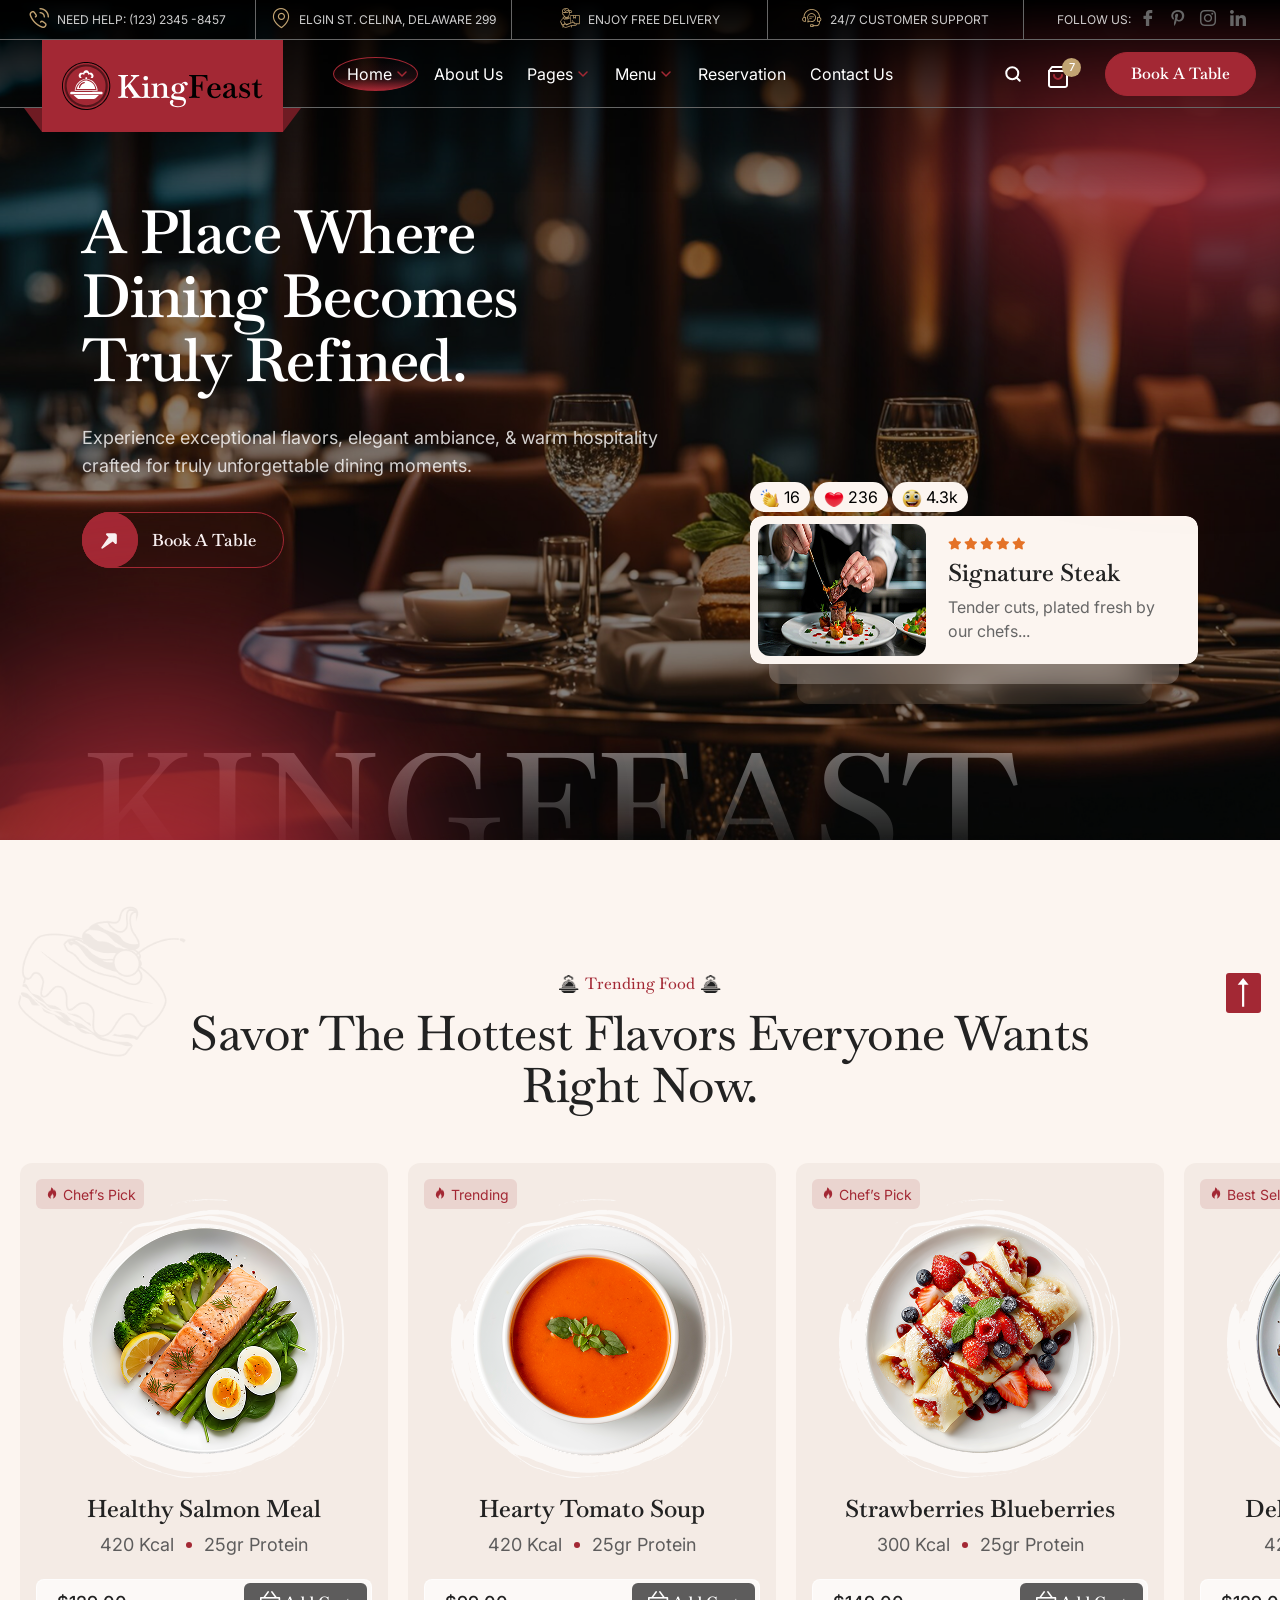
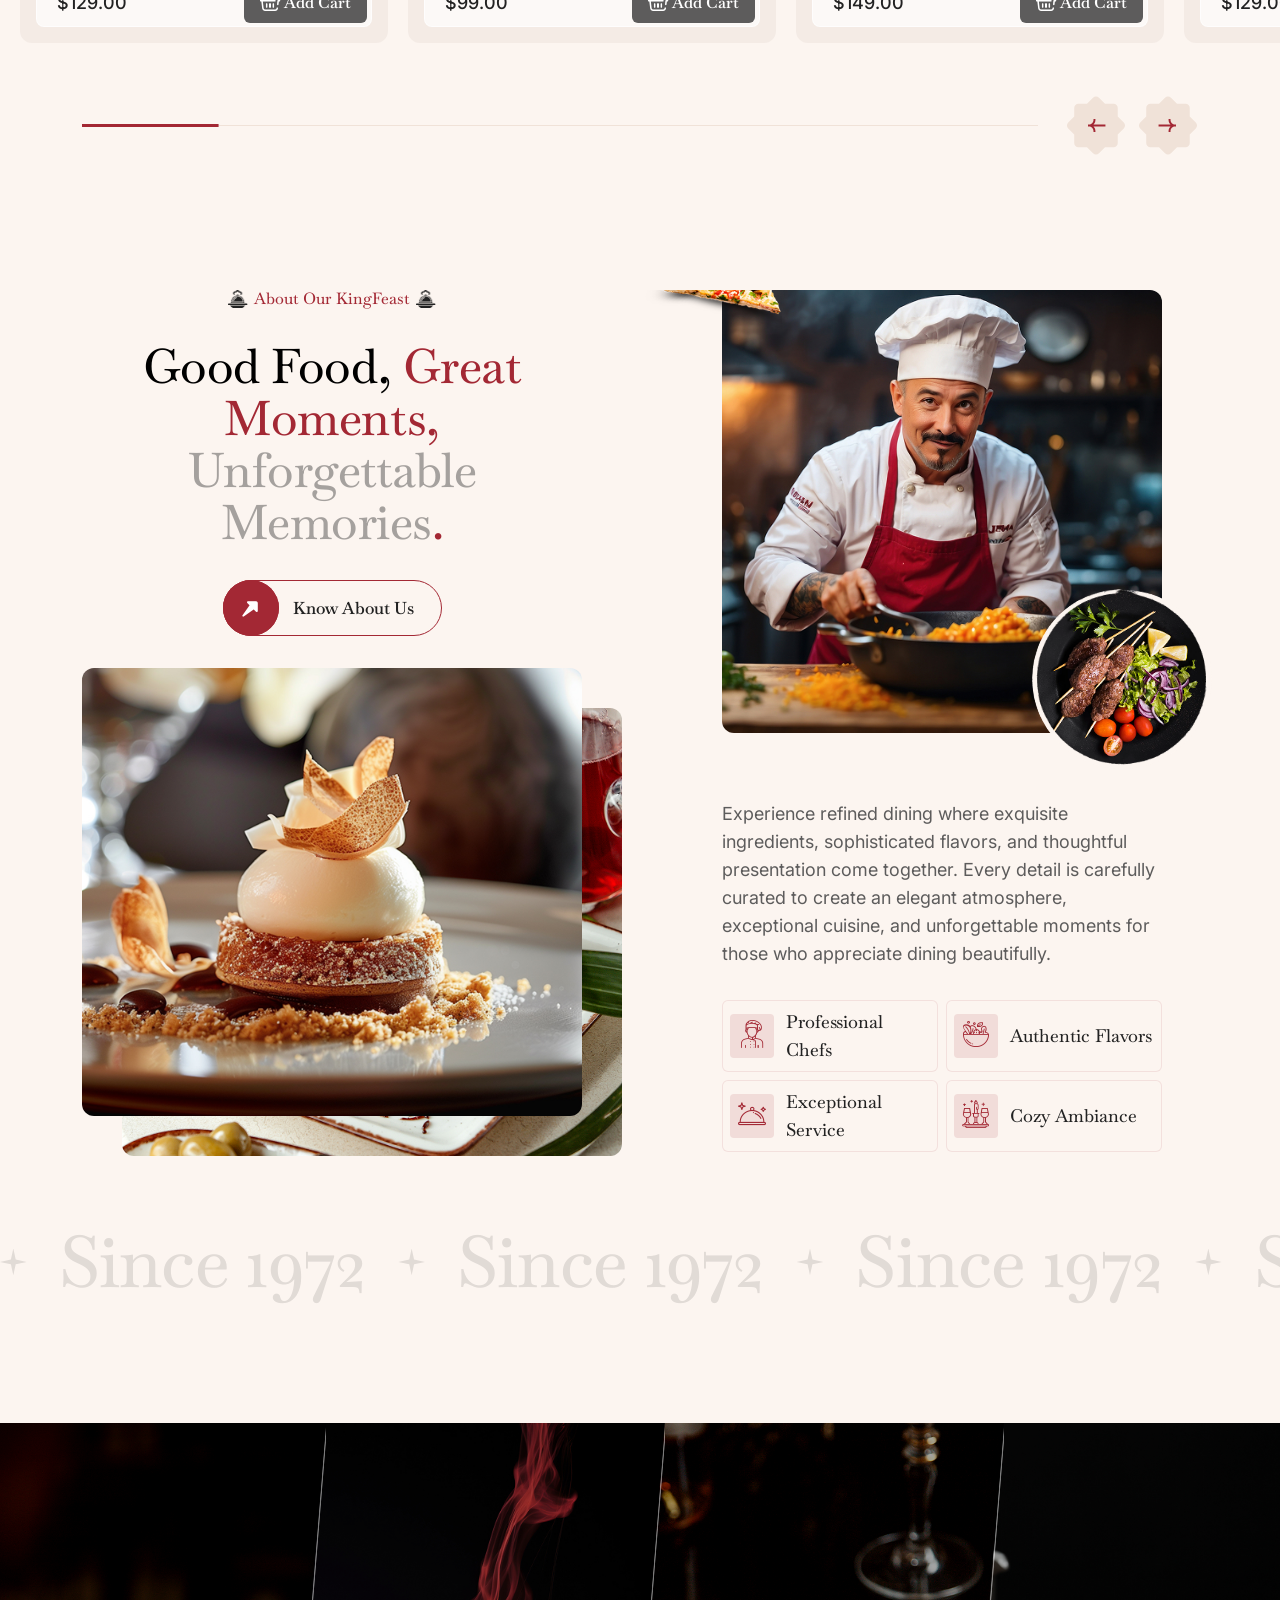
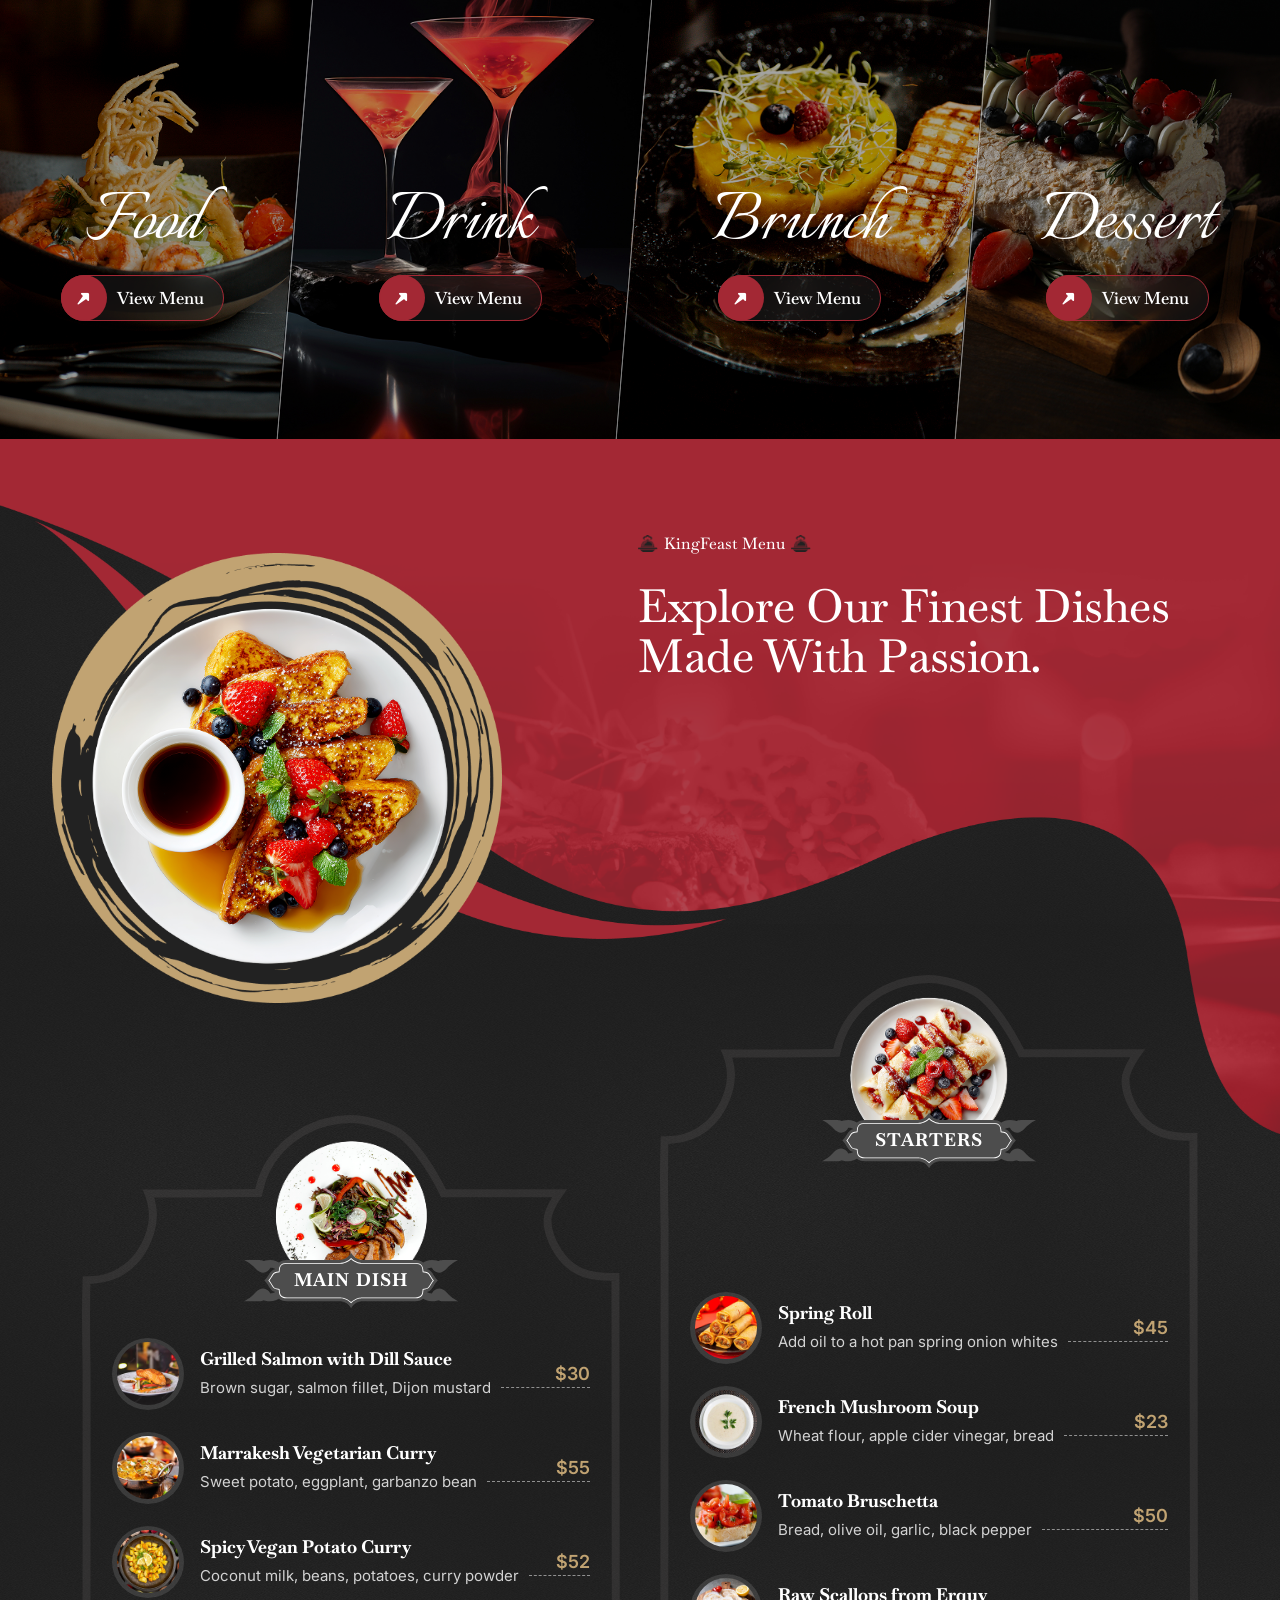
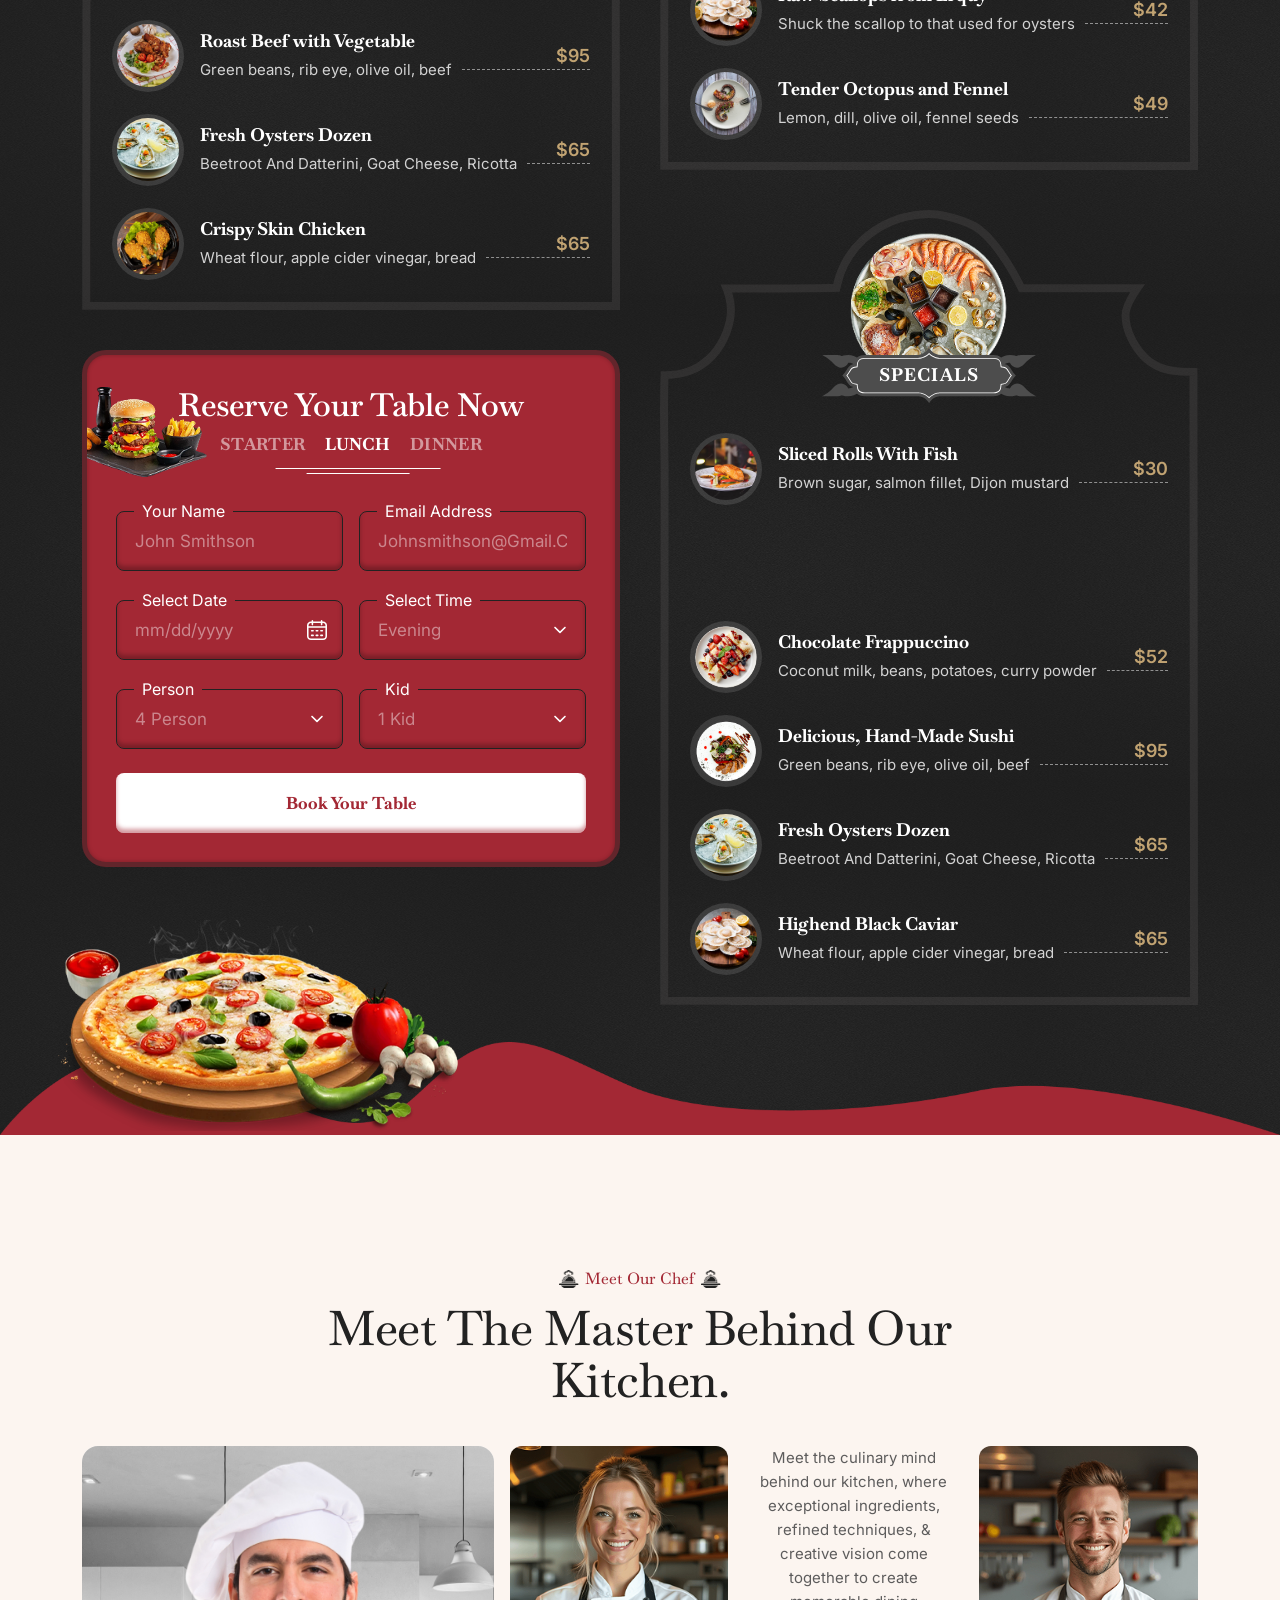
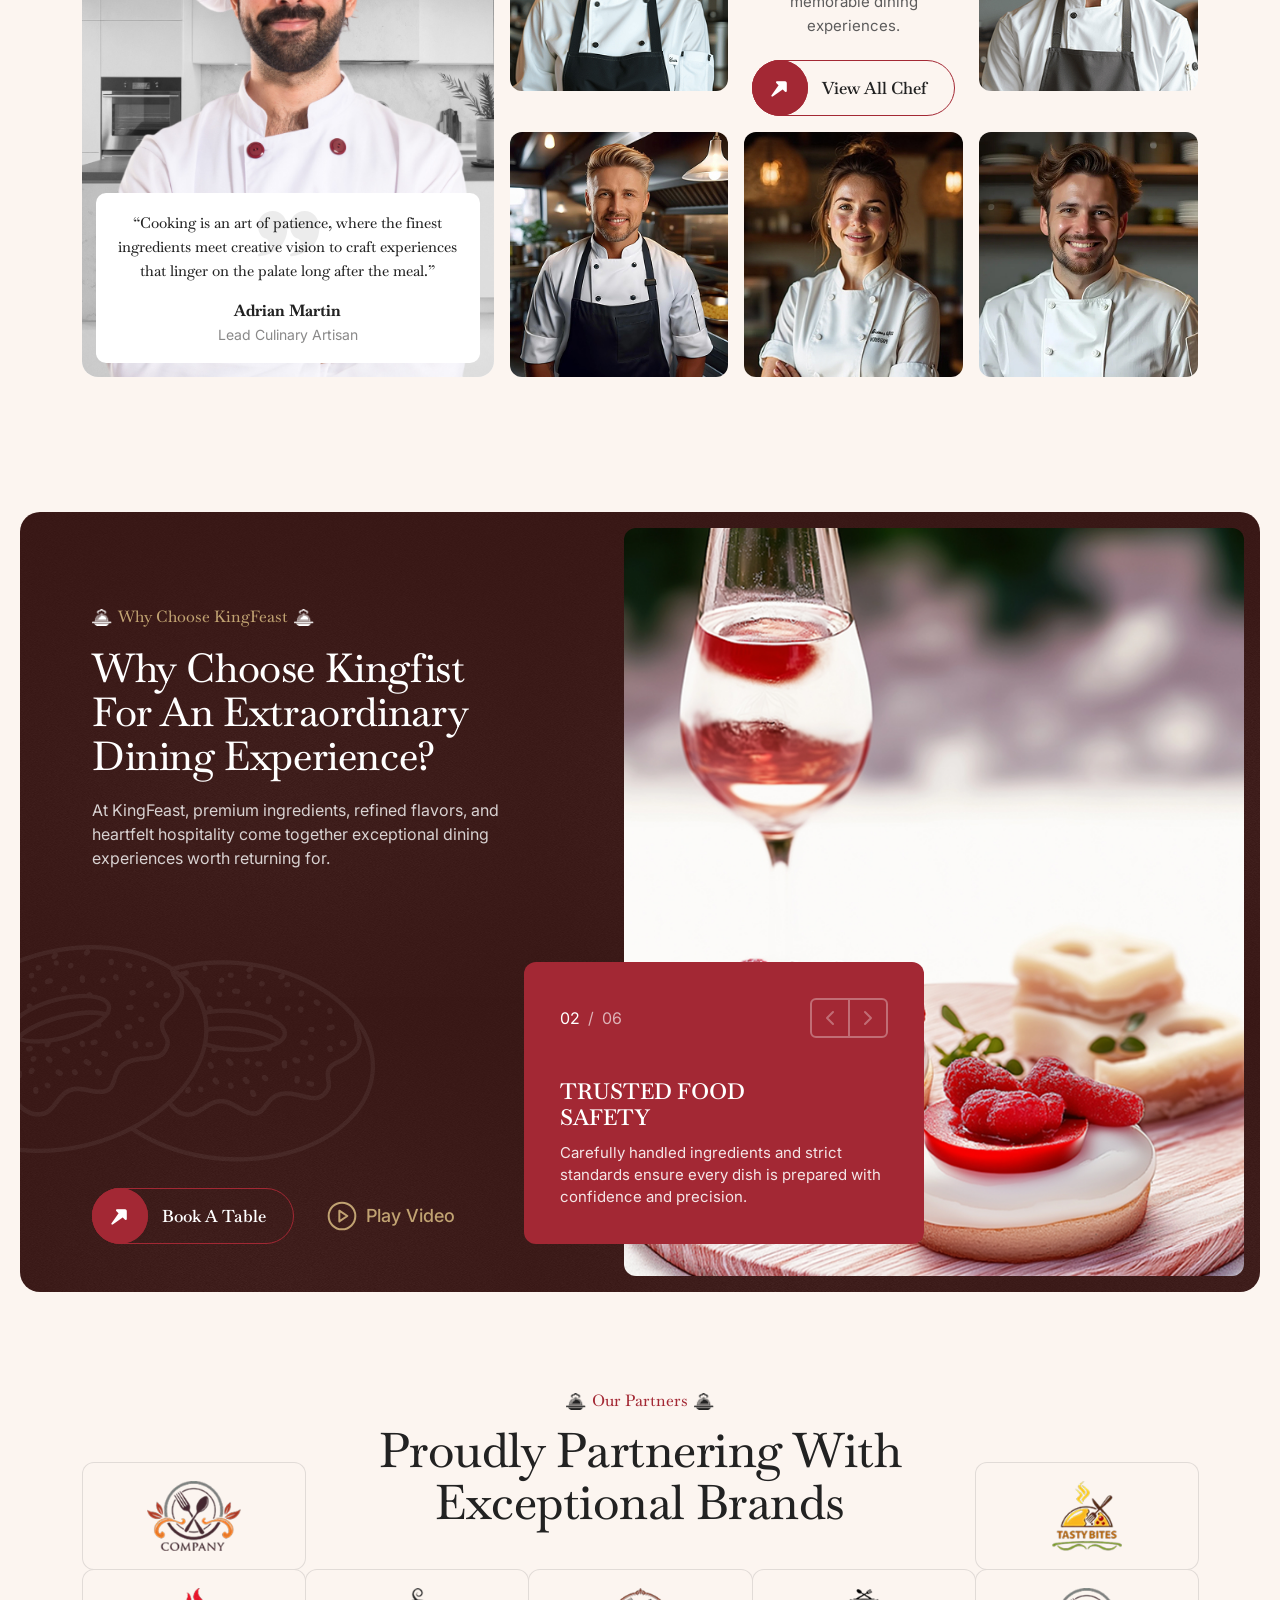
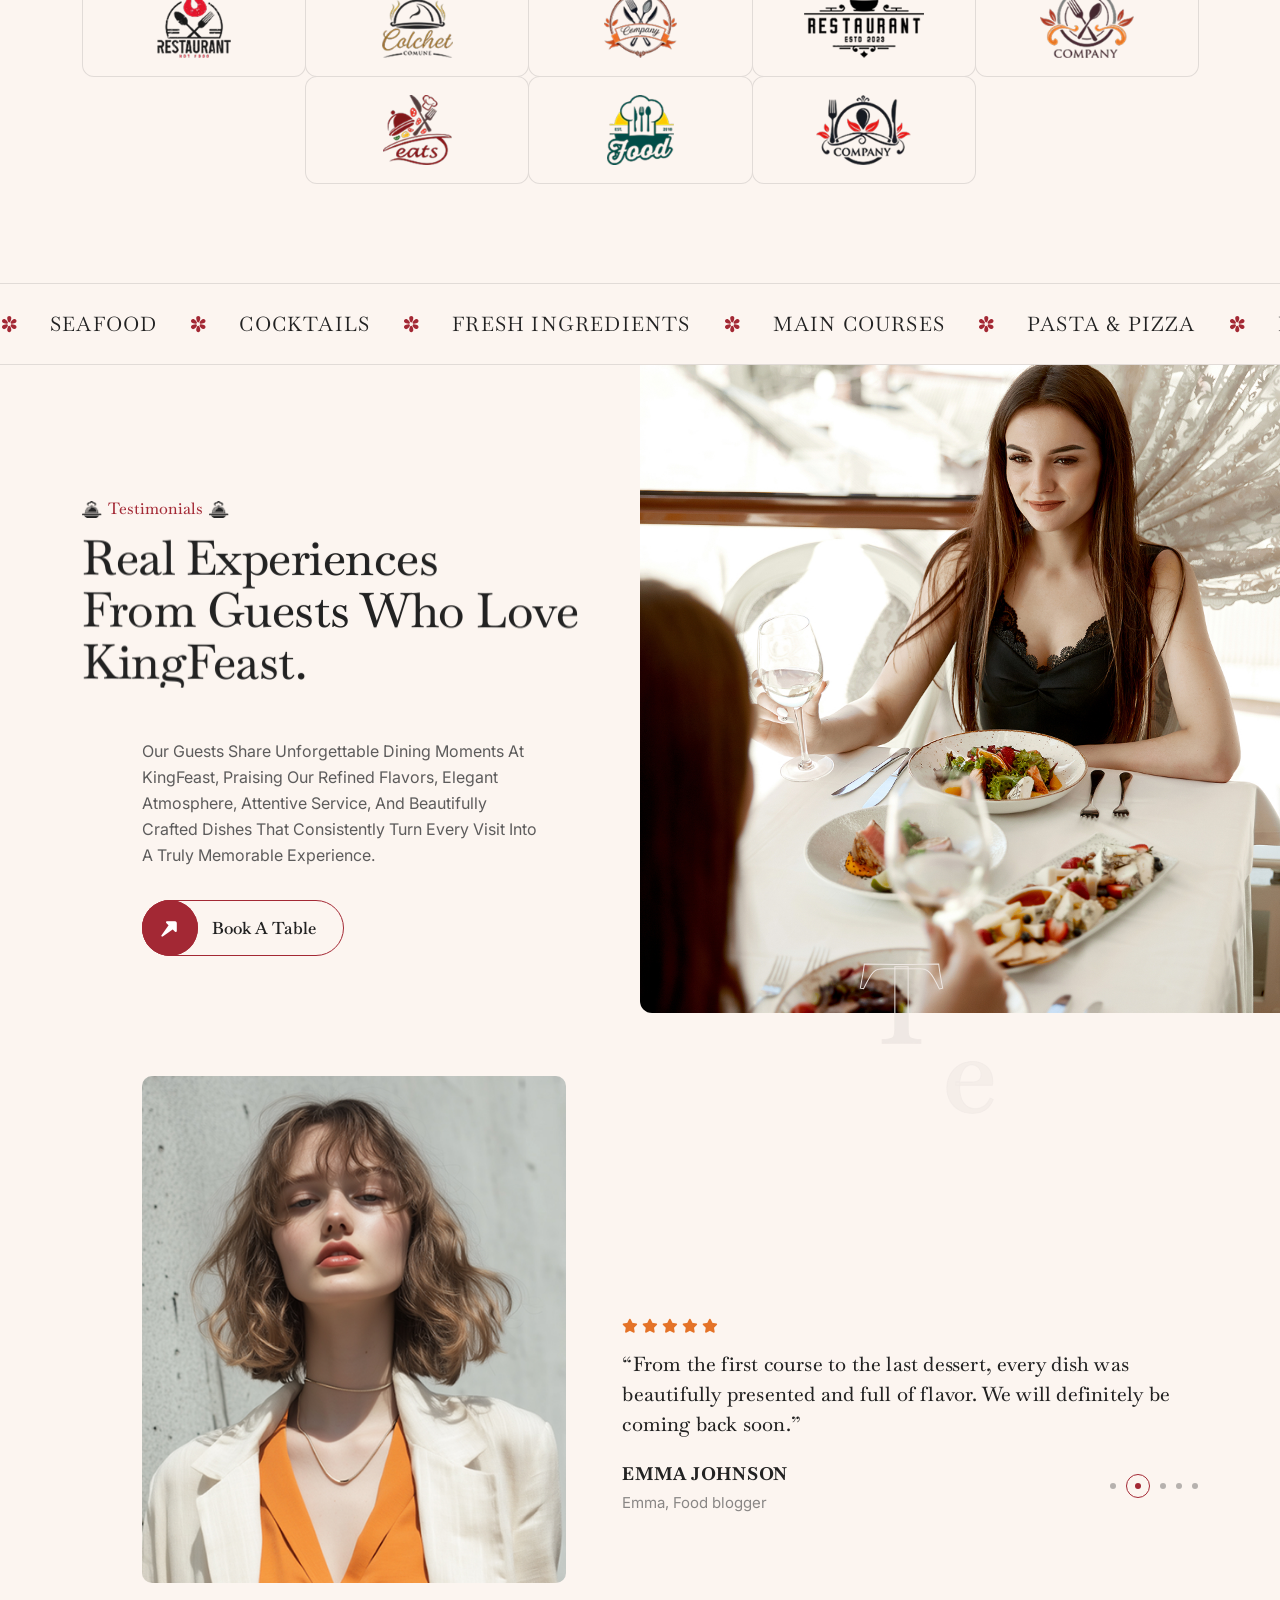
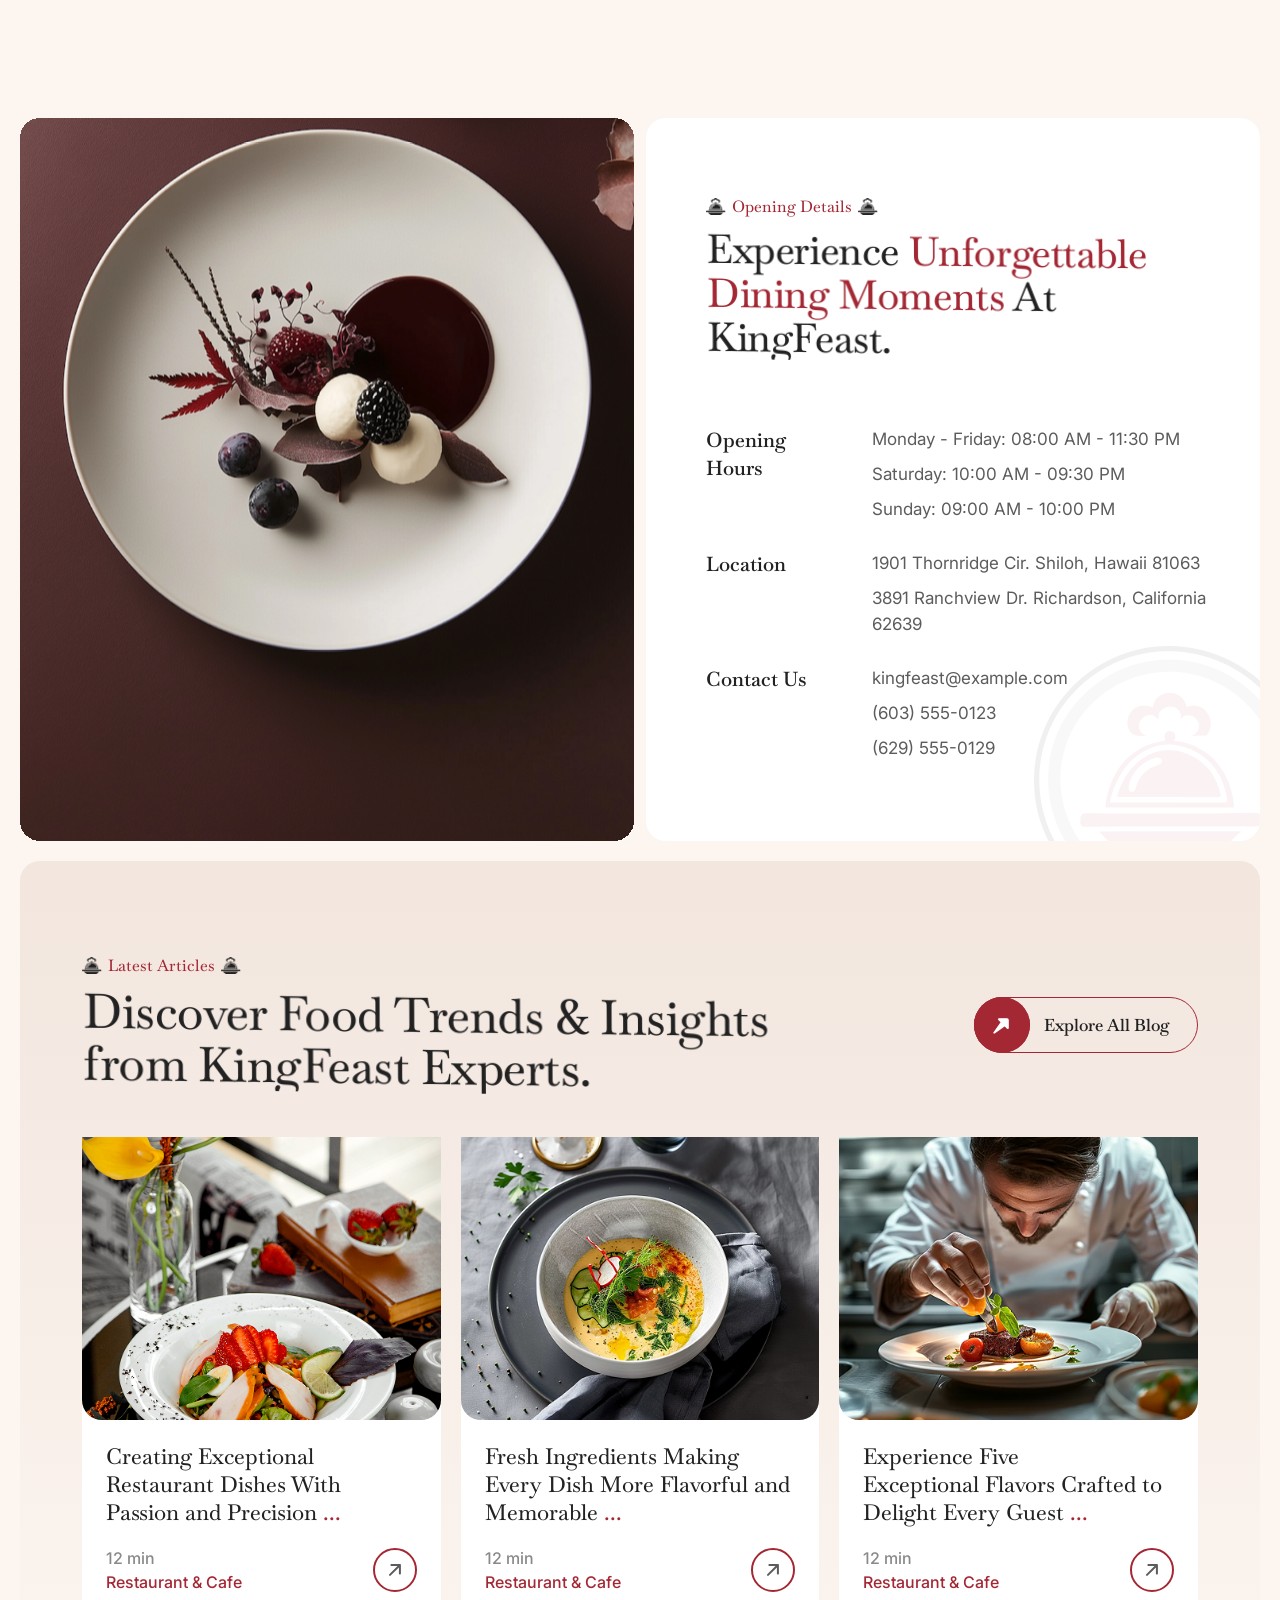
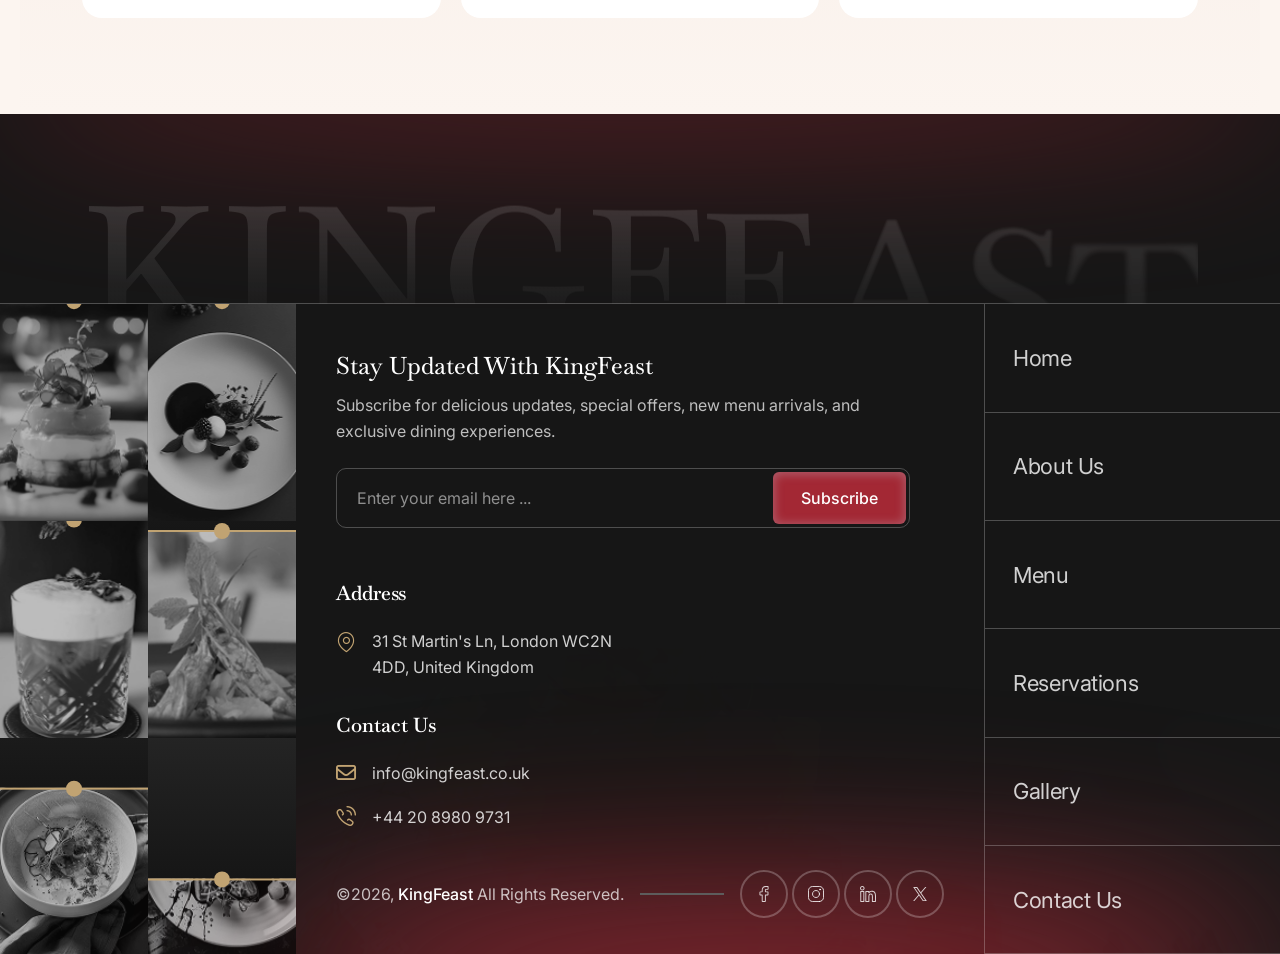
<file: index.html>
<!Doctype html>
<html class="no-js" lang="zxx">
    
    <head>
        <meta charset="utf-8">
        <meta http-equiv="x-ua-compatible" content="ie=edge">
        <title>KingFeast - Restaurant WordPress Theme</title>
        <meta name="description" content="">
        <meta name="viewport" content="width=device-width, initial-scale=1">
		<link rel="shortcut icon" type="image/x-icon" href="assets/img/favicon.png">
        <!-- Place favicon.ico in the root directory -->


		<!-- all-CSS-link-here -->
        <link rel="stylesheet" href="assets/css/bootstrap.min.css">
        <link rel="stylesheet" href="assets/css/swiper-bundle.min.css">
        <link rel="stylesheet" href="assets/css/all.min.css">
        <link rel="stylesheet" href="assets/css/odometer.min.css">
        <link rel="stylesheet" href="assets/css/nice-select.css">
        <link rel="stylesheet" href="assets/css/animate.css">
        <link rel="stylesheet" href="assets/css/magnific-popup.css">
        <link rel="stylesheet" href="assets/css/nice-select.css">
        <link rel="stylesheet" href="assets/css/flaticon_kingfeast.css">
        <link rel="stylesheet" href="assets/css/main.css">
    </head>

    <body class="kf-home-1" >

            
        <div class="kf-home-1-wrapper ">

            <!-- start preloader -->
            <div class="kf-preloader-1" role="status" aria-label="Loading KingFeast">

                <!-- top -->
                <div class="kf-preloader-1-top">
                    <div class="kf-preloader-1-logo wa-img-contain">
                        <img src="assets/img/logo/logo-1.svg" alt="KingFeast">
                    </div>
                    <p class="kf-preloader-1-label">Preparing your table</p>
                </div>

                <!-- photos, they keep changing while the page loads -->
                <div class="kf-preloader-1-frame wa-fix">
                    <div class="kf-preloader-1-item wa-img-cover wa-fix">
                        <img src="assets/img/categories/c1-img-1.jpg" alt="">
                    </div>
                    <div class="kf-preloader-1-item wa-img-cover wa-fix">
                        <img src="assets/img/choose/c1-img-1.jpg" alt="">
                    </div>
                    <div class="kf-preloader-1-item wa-img-cover wa-fix">
                        <img src="assets/img/categories/c1-img-3.jpg" alt="">
                    </div>
                    <div class="kf-preloader-1-item wa-img-cover wa-fix">
                        <img src="assets/img/choose/c1-img-4.jpg" alt="">
                    </div>
                    <div class="kf-preloader-1-item wa-img-cover wa-fix">
                        <img src="assets/img/choose/c1-img-3.jpg" alt="">
                    </div>
                    <div class="kf-preloader-1-item wa-img-cover wa-fix">
                        <img src="assets/img/categories/c1-img-4.jpg" alt="">
                    </div>
                    <div class="kf-preloader-1-item wa-img-cover wa-fix">
                        <img src="assets/img/choose/c1-img-6.jpg" alt="">
                    </div>
                    <div class="kf-preloader-1-item wa-img-cover wa-fix">
                        <img src="assets/img/choose/c1-img-5.jpg" alt="">
                    </div>
                </div>

                <!-- bottom -->
                <div class="kf-preloader-1-bottom">
                    <div class="kf-preloader-1-counter">
                        <span class="kf-preloader-1-count">0</span>
                        <span class="kf-preloader-1-percent">%</span>
                    </div>
                </div>

            </div>
            <!-- end preloader -->


            <!-- header-start -->
            <header class="kf-header-1-area">

                <!-- top -->
                <div class="kf-header-1-top d-xl-block d-none">
                    <div class="kf-header-1-top-wrap">

                        <!-- contact -->
                        <div class="kf-header-1-top-contact">
                            <div class="kf-header-1-top-item">
                                <i class="flaticon-phone-call flaticon"></i>
                                <p class="kf-p-1"><a href="tel:+12323458457">Need help: (123) 2345 -8457</a></p>
                            </div>
                            <div class="kf-header-1-top-item">
                                <i class="flaticon-location-pin flaticon"></i>
                                <p class="kf-p-1">Elgin St. Celina, Delaware 299</p>
                            </div>
                            <div class="kf-header-1-top-item">
                                <i class="flaticon-delivery-man flaticon"></i>
                                <p class="kf-p-1">Enjoy free delivery</p>
                            </div>
                            <div class="kf-header-1-top-item">
                                <i class="flaticon-call-center flaticon"></i>
                                <p class="kf-p-1">24/7 customer support</p>
                            </div>
                        </div>

                        <!-- social -->
                        <div class="kf-header-1-top-social">
                            <p class="kf-p-1 title">follow us:</p>
                            <div class="kf-header-1-top-social-link">
                                <a href="#" aria-label="Facebook"><i class="flaticon-facebook-logo"></i></a>
                                <a href="#" aria-label="Pinterest"><i class="flaticon-pinterest"></i></a>
                                <a href="#" aria-label="Instagram"><i class="flaticon-instagram"></i></a>
                                <a href="#" aria-label="LinkedIn"><i class="flaticon-linkedin-logo"></i></a>
                            </div>
                        </div>

                    </div>
                </div>

                <!-- bottom -->
                <div class="kf-header-1-bottom">
                    <div class="kf-header-1-bottom-wrap">

                        <!-- logo -->
                        <div class="kf-header-1-logo-box">
                            <a href="index.html" class="kf-header-1-logo-elm">
                                <div class="kf-header-1-logo-img">
                                    <img src="assets/img/logo/logo-1.svg" alt="KingFeast">
                                </div>
                            </a>
                        </div>

                        <!-- menu -->
                        <div class="kf-header-1-menu d-xl-block d-none">
                            <nav class="kf-main-navigation">
                                <ul id="main-nav" class="nav navbar-nav">

                                    <li class="dropdown active">
                                        <a href="#">
                                            Home
                                            <span class="menu-arrow"><svg width="16" height="16" viewBox="0 0 16 16" fill="none" aria-hidden="true"><path d="M4 6L8 10L12 6" stroke="currentColor" stroke-width="1.5" stroke-linecap="round" stroke-linejoin="round"/></svg></span>
                                        </a>
                                        <ul class="dropdown-menu clearfix">
                                            <li><a href="index.html">Home One</a></li>
                                            <li><a href="index-2.html">Home Two</a></li>
                                            <li><a href="index-3.html">Home Three</a></li>
                                        </ul>
                                    </li>

                                    <li>
                                        <a href="about-us.html">About Us</a>
                                    </li>

                                    <li class="dropdown">
                                        <a href="#">
                                            Pages
                                            <span class="menu-arrow"><svg width="16" height="16" viewBox="0 0 16 16" fill="none" aria-hidden="true"><path d="M4 6L8 10L12 6" stroke="currentColor" stroke-width="1.5" stroke-linecap="round" stroke-linejoin="round"/></svg></span>
                                        </a>
                                        <ul class="dropdown-menu clearfix">
                                            <li><a href="team.html">Our Team</a></li>
                                            <li><a href="gallery.html">Gallery</a></li>
                                            <li><a href="testimonial.html">Testimonial</a></li>
                                            <li><a href="faqs.html">FAQs</a></li>
                                            <li><a href="404.html">404</a></li>
                                        </ul>
                                    </li>

                                    <li class="dropdown">
                                        <a href="#">
                                            Menu
                                            <span class="menu-arrow"><svg width="16" height="16" viewBox="0 0 16 16" fill="none" aria-hidden="true"><path d="M4 6L8 10L12 6" stroke="currentColor" stroke-width="1.5" stroke-linecap="round" stroke-linejoin="round"/></svg></span>
                                        </a>
                                        <ul class="dropdown-menu clearfix">
                                            <li><a href="menu.html">Menu Grid</a></li>
                                            <li><a href="menu-list.html">Menu List</a></li>
                                            <li><a href="menu-details.html">Menu Details</a></li>
                                        </ul>
                                    </li>

                                    <li>
                                        <a href="reservation.html">Reservation</a>
                                    </li>

                                    <li>
                                        <a href="contact-us.html">Contact Us</a>
                                    </li>

                                </ul>
                            </nav>
                        </div>

                        <!-- action-link -->
                        <div class="kf-header-1-action-link">

                            <!-- search-btn -->
                            <button type="button" class="kf-search-btn-1 search_btn_toggle" aria-label="Search">
                                <svg width="18" height="18" viewBox="0 0 18 18" fill="none" aria-hidden="true"><path d="M14.25 8.25C14.25 11.5637 11.5637 14.25 8.25 14.25C4.93629 14.25 2.25 11.5637 2.25 8.25C2.25 4.93629 4.93629 2.25 8.25 2.25C11.5637 2.25 14.25 4.93629 14.25 8.25Z" stroke="currentColor" stroke-width="2" stroke-linecap="round" stroke-linejoin="round"/><path d="M15.75 15.75L12.4875 12.4875" stroke="currentColor" stroke-width="2" stroke-linecap="round" stroke-linejoin="round"/></svg>
                                <span class="text">Search anything...</span>
                            </button>

                            <!-- cart-btn -->
                            <a href="#" class="kf-cart-btn-1" aria-label="Cart">
                                <svg width="24" height="24" viewBox="0 0 24 24" fill="none" aria-hidden="true"><path d="M6 2L3 6V20C3 20.5304 3.21071 21.0391 3.58579 21.4142C3.96086 21.7893 4.46957 22 5 22H19C19.5304 22 20.0391 21.7893 20.4142 21.4142C20.7893 21.0391 21 20.5304 21 20V6L18 2H6Z" stroke="currentColor" stroke-width="2" stroke-linecap="round" stroke-linejoin="round"/><path d="M3 6H21" stroke="currentColor" stroke-width="2" stroke-linecap="round" stroke-linejoin="round"/><path class="smile" d="M16 10C16 11.0609 15.5786 12.0783 14.8284 12.8284C14.0783 13.5786 13.0609 14 12 14C10.9391 14 9.92172 13.5786 9.17157 12.8284C8.42143 12.0783 8 11.0609 8 10" stroke-width="2" stroke-linecap="round" stroke-linejoin="round"/></svg>
                                <span class="count">7</span>
                            </a>

                            <!-- book-btn -->
                            <a href="#" class="kf-header-1-button">Book A Table</a>

                            <!-- offcanvas-btn -->
                            <button type="button" class="kf-offcanvas-btn-1 offcanvas_toggle" aria-label="Open menu">
                                <i class="fa-solid fa-bars"></i>
                            </button>
                        </div>

                    </div>
                </div>

            </header>
            <!-- header-end -->

            <!-- hero-start -->
            <section class="kf-hero-1-area">

                <!-- bg-color-glow -->
                <span class="kf-hero-1-glow kf-hero-1-glow-1"></span>
                <span class="kf-hero-1-glow kf-hero-1-glow-2"></span>

                <!-- slider -->
                <div class="kf-hero-1-slider">
                    <div class="swiper-wrapper">

                        <div class="swiper-slide">
                            <div class="kf-hero-1-item">
                                <div class="kf-hero-1-img wa-img-cover wa-fix">
                                    <img src="assets/img/hero/h1-img-1.jpg" alt="">
                                </div>
                                <div class="container kf-container-1">
                                    <div class="kf-hero-1-content">
                                        <h1 class="kf-h-1 kf-hero-1-title">A Place Where Dining Becomes Truly Refined.</h1>
                                        <p class="kf-p-1 kf-hero-1-disc">Experience exceptional flavors, elegant ambiance, &amp; warm hospitality crafted for truly unforgettable dining moments.</p>
                                        <a href="#" class="kf-pr-btn-1">
                                            <span class="bg"></span>
                                            <span class="icon"><span class="arrow"><svg width="24" height="24" viewBox="0 0 24 24" fill="none" aria-hidden="true"><path d="M18.825 7.19098V14.9526C18.825 15.3893 18.5628 15.7792 18.1595 15.9472C17.7566 16.1152 17.2995 16.0212 16.9904 15.7119L14.7192 13.4406L4.71298 20.5033C4.55844 20.6108 4.38355 20.6646 4.20898 20.6646C3.98061 20.6646 3.7588 20.5772 3.5908 20.4092C3.28827 20.1068 3.24791 19.6364 3.49663 19.287L10.5595 9.28082L8.2879 7.00954C7.97881 6.70044 7.88497 6.24353 8.05297 5.84026C8.22097 5.43716 8.61045 5.17499 9.04752 5.17499H16.809C17.9177 5.17498 18.825 6.08225 18.825 7.19098Z" fill="currentColor"/></svg></span><span class="circle"></span></span>
                                            <span class="text">Book A Table</span>
                                        </a>
                                    </div>
                                </div>
                            </div>
                        </div>

                        <div class="swiper-slide">
                            <div class="kf-hero-1-item">
                                <div class="kf-hero-1-img wa-img-cover wa-fix">
                                    <img src="assets/img/hero/h1-img-2.jpg" alt="">
                                </div>
                                <div class="container kf-container-1">
                                    <div class="kf-hero-1-content">
                                        <h1 class="kf-h-1 kf-hero-1-title">A Place Where Dining Becomes Truly Refined.</h1>
                                        <p class="kf-p-1 kf-hero-1-disc">Experience exceptional flavors, elegant ambiance, &amp; warm hospitality crafted for truly unforgettable dining moments.</p>
                                        <a href="#" class="kf-pr-btn-1">
                                            <span class="bg"></span>
                                            <span class="icon"><span class="arrow"><svg width="24" height="24" viewBox="0 0 24 24" fill="none" aria-hidden="true"><path d="M18.825 7.19098V14.9526C18.825 15.3893 18.5628 15.7792 18.1595 15.9472C17.7566 16.1152 17.2995 16.0212 16.9904 15.7119L14.7192 13.4406L4.71298 20.5033C4.55844 20.6108 4.38355 20.6646 4.20898 20.6646C3.98061 20.6646 3.7588 20.5772 3.5908 20.4092C3.28827 20.1068 3.24791 19.6364 3.49663 19.287L10.5595 9.28082L8.2879 7.00954C7.97881 6.70044 7.88497 6.24353 8.05297 5.84026C8.22097 5.43716 8.61045 5.17499 9.04752 5.17499H16.809C17.9177 5.17498 18.825 6.08225 18.825 7.19098Z" fill="currentColor"/></svg></span><span class="circle"></span></span>
                                            <span class="text">Book A Table</span>
                                        </a>
                                    </div>
                                </div>
                            </div>
                        </div>

                        <div class="swiper-slide">
                            <div class="kf-hero-1-item">
                                <div class="kf-hero-1-img wa-img-cover wa-fix">
                                    <img src="assets/img/hero/h1-img-3.jpg" alt="">
                                </div>
                                <div class="container kf-container-1">
                                    <div class="kf-hero-1-content">
                                        <h1 class="kf-h-1 kf-hero-1-title">A Place Where Dining Becomes Truly Refined.</h1>
                                        <p class="kf-p-1 kf-hero-1-disc">Experience exceptional flavors, elegant ambiance, &amp; warm hospitality crafted for truly unforgettable dining moments.</p>
                                        <a href="#" class="kf-pr-btn-1">
                                            <span class="bg"></span>
                                            <span class="icon"><span class="arrow"><svg width="24" height="24" viewBox="0 0 24 24" fill="none" aria-hidden="true"><path d="M18.825 7.19098V14.9526C18.825 15.3893 18.5628 15.7792 18.1595 15.9472C17.7566 16.1152 17.2995 16.0212 16.9904 15.7119L14.7192 13.4406L4.71298 20.5033C4.55844 20.6108 4.38355 20.6646 4.20898 20.6646C3.98061 20.6646 3.7588 20.5772 3.5908 20.4092C3.28827 20.1068 3.24791 19.6364 3.49663 19.287L10.5595 9.28082L8.2879 7.00954C7.97881 6.70044 7.88497 6.24353 8.05297 5.84026C8.22097 5.43716 8.61045 5.17499 9.04752 5.17499H16.809C17.9177 5.17498 18.825 6.08225 18.825 7.19098Z" fill="currentColor"/></svg></span><span class="circle"></span></span>
                                            <span class="text">Book A Table</span>
                                        </a>
                                    </div>
                                </div>
                            </div>
                        </div>

                    </div>
                </div>

                <!-- card + big title -->
                <div class="kf-hero-1-bottom">
                    <div class="container kf-container-1 kf-hero-1-bottom-container">

                        <!-- food card -->
                        <div class="kf-hero-1-card-wrap">

                            <div class="kf-hero-1-card-meta">
                                <div class="kf-hero-1-card-meta-item">
                                    <div class="kf-hero-1-card-meta-icon wa-img-cover wa-fix">
                                        <img src="assets/img/hero/h1-emoji-1.png" alt="">
                                    </div>
                                    <span>16</span>
                                </div>
                                <div class="kf-hero-1-card-meta-item">
                                    <div class="kf-hero-1-card-meta-icon wa-img-cover wa-fix">
                                        <img src="assets/img/hero/h1-emoji-2.png" alt="">
                                    </div>
                                    <span>236</span>
                                </div>
                                <div class="kf-hero-1-card-meta-item">
                                    <div class="kf-hero-1-card-meta-icon wa-img-cover wa-fix">
                                        <img src="assets/img/hero/h1-emoji-3.png" alt="">
                                    </div>
                                    <span>4.3k</span>
                                </div>
                            </div>

                            <div class="kf-hero-1-card-box">
                                <div class="kf-hero-1-card-slider ">
                                    <div class="swiper-wrapper">

                                        <div class="swiper-slide">
                                            <div class="kf-hero-1-card">
                                                <div class="kf-hero-1-card-img wa-img-cover wa-fix">
                                                    <img src="assets/img/hero/h1-card-img-1.jpg" alt="">
                                                </div>
                                                <div class="kf-hero-1-card-content">
                                                    <div class="kf-hero-1-card-top">
                                                        <div class="kf-hero-1-card-star">
                                                            <i class="fa-solid fa-star"></i>
                                                            <i class="fa-solid fa-star"></i>
                                                            <i class="fa-solid fa-star"></i>
                                                            <i class="fa-solid fa-star"></i>
                                                            <i class="fa-solid fa-star"></i>
                                                        </div>
                                                        <h6 class="kf-h-1 title">Fishing Lab Lands</h6>
                                                    </div>
                                                    <p class="kf-p-1 disc">Experience authentic flavors, cozy ambiance...</p>
                                                </div>
                                            </div>
                                        </div>

                                        <div class="swiper-slide">
                                            <div class="kf-hero-1-card">
                                                <div class="kf-hero-1-card-img wa-img-cover wa-fix">
                                                    <img src="assets/img/hero/h1-card-img-2.jpg" alt="">
                                                </div>
                                                <div class="kf-hero-1-card-content">
                                                    <div class="kf-hero-1-card-top">
                                                        <div class="kf-hero-1-card-star">
                                                            <i class="fa-solid fa-star"></i>
                                                            <i class="fa-solid fa-star"></i>
                                                            <i class="fa-solid fa-star"></i>
                                                            <i class="fa-solid fa-star"></i>
                                                            <i class="fa-solid fa-star"></i>
                                                        </div>
                                                        <h6 class="kf-h-1 title">Signature Steak</h6>
                                                    </div>
                                                    <p class="kf-p-1 disc">Tender cuts, plated fresh by our chefs...</p>
                                                </div>
                                            </div>
                                        </div>

                                    </div>
                                </div>
                            </div>
                        </div>

                        <!-- big title -->
                        <div class="kf-hero-1-big-title kf-h-1" aria-hidden="true"><span>K</span><span>I</span><span>N</span><span>G</span><span>F</span><span>E</span><span>A</span><span>S</span><span>T</span></div>

                    </div>
                </div>

                <!-- top-overly -->
                <span class="kf-hero-1-top-overly"></span>

            </section>
            <!-- hero-end -->

            <!-- products-start -->
            <section class="kf-products-1-area pt-135 pb-135">


                <!-- shape -->
                <div class="kf-products-1-shape wa-img-cover wa-fix">
                    <img src="assets/img/products/p1-bg-vector.png" alt="">
                </div>

                <!-- title -->
                <div class="container kf-container-1">
                    <div class="kf-products-1-sec-title">
                        <div class="kf-subtitle-1">
                            <div class="kf-subtitle-1-icon">
                                <img src="assets/img/vector/subtitle-1-Icon.png" alt="">
                            </div>
                            <p class="kf-subtitle-1-text">Trending Food</p>
                            <div class="kf-subtitle-1-icon">
                                <img src="assets/img/vector/subtitle-1-Icon.png" alt="">
                            </div>
                        </div>
                        <h2 class="kf-sec-title-1 wa_text_effect">Savor the hottest flavors everyone wants right now.</h2>
                    </div>
                </div>

                <!-- slider -->
                <div class="kf-products-1-slider swiper">
                    <div class="swiper-wrapper">

                        <div class="swiper-slide">
                            <div class="kf-products-1-card">
                                <div class="kf-products-1-card-tag">
                                    <i class="flaticon-hot-sale"></i>
                                    <span>Chef’s Pick</span>
                                </div>
                                <div class="kf-products-1-card-img">
                                    <div class="kf-products-1-card-ring" data-mask-image="assets/img/products/p1-img-ring.png"></div>
                                    <div class="kf-products-1-card-dish wa-img-cover wa-fix">
                                        <img src="assets/img/products/p1-img-1.png" alt="Healthy Salmon Meal">
                                    </div>
                                </div>
                                <div class="kf-products-1-card-content">
                                    <h5 class="kf-h-1 title"><a href="#">Healthy Salmon Meal</a></h5>
                                    <div class="kf-products-1-card-meta">
                                        <p class="kf-p-1">420 Kcal</p>
                                        <span class="dot"></span>
                                        <p class="kf-p-1">25gr Protein</p>
                                    </div>
                                </div>
                                <div class="kf-products-1-card-buy">
                                    <p class="kf-p-1 price">$129.00</p>
                                    <a href="#" class="kf-products-1-card-cart">
                                        <i class="flaticon-shopping-cart"></i>
                                        <span>Add Cart</span>
                                    </a>
                                </div>
                            </div>
                        </div>

                        <div class="swiper-slide">
                            <div class="kf-products-1-card">
                                <div class="kf-products-1-card-tag">
                                    <i class="flaticon-hot-sale"></i>
                                    <span>Trending</span>
                                </div>
                                <div class="kf-products-1-card-img">
                                    <div class="kf-products-1-card-ring" data-mask-image="assets/img/products/p1-img-ring.png"></div>
                                    <div class="kf-products-1-card-dish wa-img-cover wa-fix">
                                        <img src="assets/img/products/p1-img-2.png" alt="Hearty Tomato Soup">
                                    </div>
                                </div>
                                <div class="kf-products-1-card-content">
                                    <h5 class="kf-h-1 title"><a href="#">Hearty Tomato Soup</a></h5>
                                    <div class="kf-products-1-card-meta">
                                        <p class="kf-p-1">420 Kcal</p>
                                        <span class="dot"></span>
                                        <p class="kf-p-1">25gr Protein</p>
                                    </div>
                                </div>
                                <div class="kf-products-1-card-buy">
                                    <p class="kf-p-1 price">$99.00</p>
                                    <a href="#" class="kf-products-1-card-cart">
                                        <i class="flaticon-shopping-cart"></i>
                                        <span>Add Cart</span>
                                    </a>
                                </div>
                            </div>
                        </div>

                        <div class="swiper-slide">
                            <div class="kf-products-1-card">
                                <div class="kf-products-1-card-tag">
                                    <i class="flaticon-hot-sale"></i>
                                    <span>Chef’s Pick</span>
                                </div>
                                <div class="kf-products-1-card-img">
                                    <div class="kf-products-1-card-ring" data-mask-image="assets/img/products/p1-img-ring.png"></div>
                                    <div class="kf-products-1-card-dish wa-img-cover wa-fix">
                                        <img src="assets/img/products/p1-img-3.png" alt="Strawberries Blueberries">
                                    </div>
                                </div>
                                <div class="kf-products-1-card-content">
                                    <h5 class="kf-h-1 title"><a href="#">Strawberries Blueberries</a></h5>
                                    <div class="kf-products-1-card-meta">
                                        <p class="kf-p-1">300 Kcal</p>
                                        <span class="dot"></span>
                                        <p class="kf-p-1">25gr Protein</p>
                                    </div>
                                </div>
                                <div class="kf-products-1-card-buy">
                                    <p class="kf-p-1 price">$149.00</p>
                                    <a href="#" class="kf-products-1-card-cart">
                                        <i class="flaticon-shopping-cart"></i>
                                        <span>Add Cart</span>
                                    </a>
                                </div>
                            </div>
                        </div>

                        <div class="swiper-slide">
                            <div class="kf-products-1-card">
                                <div class="kf-products-1-card-tag">
                                    <i class="flaticon-hot-sale"></i>
                                    <span>Best Seller</span>
                                </div>
                                <div class="kf-products-1-card-img">
                                    <div class="kf-products-1-card-ring" data-mask-image="assets/img/products/p1-img-ring.png"></div>
                                    <div class="kf-products-1-card-dish wa-img-cover wa-fix">
                                        <img src="assets/img/products/p1-img-4.png" alt="Delicious Grilled Meat">
                                    </div>
                                </div>
                                <div class="kf-products-1-card-content">
                                    <h5 class="kf-h-1 title"><a href="#">Delicious Grilled Meat</a></h5>
                                    <div class="kf-products-1-card-meta">
                                        <p class="kf-p-1">420 Kcal</p>
                                        <span class="dot"></span>
                                        <p class="kf-p-1">25gr Protein</p>
                                    </div>
                                </div>
                                <div class="kf-products-1-card-buy">
                                    <p class="kf-p-1 price">$129.00</p>
                                    <a href="#" class="kf-products-1-card-cart">
                                        <i class="flaticon-shopping-cart"></i>
                                        <span>Add Cart</span>
                                    </a>
                                </div>
                            </div>
                        </div>

                        <div class="swiper-slide">
                            <div class="kf-products-1-card">
                                <div class="kf-products-1-card-tag">
                                    <i class="flaticon-hot-sale"></i>
                                    <span>Favorite</span>
                                </div>
                                <div class="kf-products-1-card-img">
                                    <div class="kf-products-1-card-ring" data-mask-image="assets/img/products/p1-img-ring.png"></div>
                                    <div class="kf-products-1-card-dish wa-img-cover wa-fix">
                                        <img src="assets/img/products/p1-img-5.png" alt="Delicious Sushi Platter">
                                    </div>
                                </div>
                                <div class="kf-products-1-card-content">
                                    <h5 class="kf-h-1 title"><a href="#">Delicious Sushi Platter</a></h5>
                                    <div class="kf-products-1-card-meta">
                                        <p class="kf-p-1">420 Kcal</p>
                                        <span class="dot"></span>
                                        <p class="kf-p-1">25gr Protein</p>
                                    </div>
                                </div>
                                <div class="kf-products-1-card-buy">
                                    <p class="kf-p-1 price">$129.00</p>
                                    <a href="#" class="kf-products-1-card-cart">
                                        <i class="flaticon-shopping-cart"></i>
                                        <span>Add Cart</span>
                                    </a>
                                </div>
                            </div>
                        </div>

                        <div class="swiper-slide">
                            <div class="kf-products-1-card">
                                <div class="kf-products-1-card-tag">
                                    <i class="flaticon-hot-sale"></i>
                                    <span>Popular</span>
                                </div>
                                <div class="kf-products-1-card-img">
                                    <div class="kf-products-1-card-ring" data-mask-image="assets/img/products/p1-img-ring.png"></div>
                                    <div class="kf-products-1-card-dish wa-img-cover wa-fix">
                                        <img src="assets/img/products/p1-img-6.png" alt="Grilled Chicken Skewers">
                                    </div>
                                </div>
                                <div class="kf-products-1-card-content">
                                    <h5 class="kf-h-1 title"><a href="#">Grilled Chicken Skewers</a></h5>
                                    <div class="kf-products-1-card-meta">
                                        <p class="kf-p-1">500 Kcal</p>
                                        <span class="dot"></span>
                                        <p class="kf-p-1">45gr Protein</p>
                                    </div>
                                </div>
                                <div class="kf-products-1-card-buy">
                                    <p class="kf-p-1 price">$129.00</p>
                                    <a href="#" class="kf-products-1-card-cart">
                                        <i class="flaticon-shopping-cart"></i>
                                        <span>Add Cart</span>
                                    </a>
                                </div>
                            </div>
                        </div>

                        <div class="swiper-slide">
                            <div class="kf-products-1-card">
                                <div class="kf-products-1-card-tag">
                                    <i class="flaticon-hot-sale"></i>
                                    <span>Best Seller</span>
                                </div>
                                <div class="kf-products-1-card-img">
                                    <div class="kf-products-1-card-ring" data-mask-image="assets/img/products/p1-img-ring.png"></div>
                                    <div class="kf-products-1-card-dish wa-img-cover wa-fix">
                                        <img src="assets/img/products/p1-img-7.png" alt="Pancakes Fresh Berries">
                                    </div>
                                </div>
                                <div class="kf-products-1-card-content">
                                    <h5 class="kf-h-1 title"><a href="#">Pancakes Fresh Berries</a></h5>
                                    <div class="kf-products-1-card-meta">
                                        <p class="kf-p-1">420 Kcal</p>
                                        <span class="dot"></span>
                                        <p class="kf-p-1">25gr Protein</p>
                                    </div>
                                </div>
                                <div class="kf-products-1-card-buy">
                                    <p class="kf-p-1 price">$129.00</p>
                                    <a href="#" class="kf-products-1-card-cart">
                                        <i class="flaticon-shopping-cart"></i>
                                        <span>Add Cart</span>
                                    </a>
                                </div>
                            </div>
                        </div>

                    </div>
                </div>

                <!-- slider-control -->
                <div class="container kf-container-1">
                    <div class="kf-products-1-control">
                        <div class="kf-products-1-pagination"></div>
                        <div class="kf-products-1-btn-wrap">
                            <button type="button" class="kf-products-1-btn prev" aria-label="Previous">
                                <svg viewBox="0 0 62 61" aria-hidden="true">
                                    <path class="shape" d="M2.27881 27.9126C0.573734 29.6177 0.57373 32.3822 2.2788 34.0873L8.50359 40.312V49.1222C8.50359 51.5333 10.4583 53.4884 12.8697 53.4884H21.6797L27.9126 59.721C29.6177 61.4263 32.3822 61.4263 34.0873 59.721L40.3201 53.4884H49.1213C51.5328 53.4884 53.4874 51.5333 53.4874 49.1222V40.3208L59.721 34.0873C61.4263 32.3822 61.4263 29.6177 59.721 27.9126L53.4874 21.6791V12.8704C53.4874 10.459 51.5328 8.50428 49.1213 8.50428H40.3127L34.0873 2.27881C32.3822 0.573734 29.6177 0.57373 27.9126 2.2788L21.6872 8.50428H12.8697C10.4584 8.50428 8.50359 10.459 8.50359 12.8704V21.6879L2.27881 27.9126Z"/>
                                    <path class="arrow" fill-rule="evenodd" clip-rule="evenodd" d="M23.75 30.0001C26.188 30.0001 28.41 27.7791 28.41 25.3401V24.3401H30.41V25.3401C30.41 27.1141 29.632 28.7781 28.411 30.0001H40.75V32.0001H28.411C29.632 33.2221 30.41 34.8861 30.41 36.6601V37.6601H28.41V36.6601C28.41 34.2211 26.188 32.0001 23.75 32.0001H22.75V30.0001H23.75Z"/>
                                </svg>
                            </button>
                            <button type="button" class="kf-products-1-btn next" aria-label="Next">
                                <svg viewBox="0 0 62 61" aria-hidden="true">
                                    <path class="shape" d="M2.27881 27.9126C0.573734 29.6177 0.57373 32.3822 2.2788 34.0873L8.50359 40.312V49.1222C8.50359 51.5333 10.4583 53.4884 12.8697 53.4884H21.6797L27.9126 59.721C29.6177 61.4263 32.3822 61.4263 34.0873 59.721L40.3201 53.4884H49.1213C51.5328 53.4884 53.4874 51.5333 53.4874 49.1222V40.3208L59.721 34.0873C61.4263 32.3822 61.4263 29.6177 59.721 27.9126L53.4874 21.6791V12.8704C53.4874 10.459 51.5328 8.50428 49.1213 8.50428H40.3127L34.0873 2.27881C32.3822 0.573734 29.6177 0.57373 27.9126 2.2788L21.6872 8.50428H12.8697C10.4584 8.50428 8.50359 10.459 8.50359 12.8704V21.6879L2.27881 27.9126Z"/>
                                    <path class="arrow" fill-rule="evenodd" clip-rule="evenodd" d="M38.25 30.0001C35.812 30.0001 33.59 27.7791 33.59 25.3401V24.3401H31.59V25.3401C31.59 27.1141 32.368 28.7781 33.589 30.0001H21.25V32.0001H33.589C32.368 33.2221 31.59 34.8861 31.59 36.6601V37.6601H33.59V36.6601C33.59 34.2211 35.812 32.0001 38.25 32.0001H39.25V30.0001H38.25Z"/>
                                </svg>
                            </button>
                        </div>
                    </div>
                </div>

            </section>
            <!-- products-end -->

            <!-- about-start -->
            <section class="kf-about-1-area pb-135">

                <!-- bg-img -->
                <div class="kf-about-1-bg-img wa-img-cover wa-fix">
                    <img src="assets/img/about/a1-bg-img.png" alt="">
                </div>

                <div class="container kf-container-1">
                    <div class="kf-about-1-wrap">

                        <!-- left -->
                        <div class="kf-about-1-left">
                            <div class="kf-about-1-sec-title">
                                <div class="kf-subtitle-1">
                                    <div class="kf-subtitle-1-icon">
                                        <img src="assets/img/vector/subtitle-1-Icon.png" alt="">
                                    </div>
                                    <p class="kf-subtitle-1-text">About Our KingFeast</p>
                                    <div class="kf-subtitle-1-icon">
                                        <img src="assets/img/vector/subtitle-1-Icon.png" alt="">
                                    </div>
                                </div>
                                <h2 class="kf-sec-title-1 wa_text_effect">Good Food, <span class="clr-1">Great Moments,</span> <span class="clr-2">Unforgettable Memories</span><span class="clr-1">.</span>
                                </h2>

                                <div class="btn-elm wow fadeInUp2">
                                    <a href="#" class="kf-pr-btn-1 has-dark">
                                        <span class="bg"></span>
                                        <span class="icon"><span class="arrow"><i class="flaticon-send flaticon"></i></span><span class="circle"></span></span>
                                        <span class="text">Know About Us</span>
                                    </a>
                                </div>
                            </div>

                            <div class="kf-about-1-slider">
                                <div class="kf-about-1-slide is-front">
                                    <div class="kf-about-1-slider-img wa-img-cover wa-fix">
                                        <img src="assets/img/about/a1-slider-img-1.jpg" alt="">
                                    </div>
                                </div>
                                <div class="kf-about-1-slide">
                                    <div class="kf-about-1-slider-img wa-img-cover wa-fix">
                                        <img src="assets/img/about/a1-slider-img-2.jpg" alt="">
                                    </div>
                                </div>
                            </div>
                        </div>

                        <!-- right -->
                        <div class="kf-about-1-right">
                            <div class="kf-about-1-media">
                                <div class="kf-about-1-main-img wa-img-cover wa-fix">
                                    <img src="assets/img/about/a1-img.jpg" alt="">
                                </div>
                                <div class="kf-about-1-sm-img wa-img-cover wa-fix">
                                    <img src="assets/img/about/a1-sm-img.png" alt="">
                                </div>
                                <div class="kf-about-1-parallax-img wa-img-cover wa-fix">
                                    <img src="assets/img/about/a1-parallax-img.png" alt="">
                                </div>
                            </div>

                            <div class="kf-about-1-content">
                                <p class="kf-p-1 disc wow fadeInUp2">Experience refined dining where exquisite ingredients, sophisticated flavors, and thoughtful presentation come together. Every detail is carefully curated to create an elegant atmosphere, exceptional cuisine, and unforgettable moments for those who appreciate dining beautifully.</p>
                                <div class="kf-about-1-highlight">
                                    <div class="kf-about-1-highlight-item wow fadeInUp2">
                                        <div class="icon"><i class="flaticon-chef flaticon"></i></div>
                                        <h6 class="kf-h-1 title">Professional Chefs</h6>
                                    </div>
                                    <div class="kf-about-1-highlight-item wow fadeInUp2" data-wow-daley=".1s">
                                        <div class="icon"><i class="flaticon-salad flaticon"></i></div>
                                        <h6 class="kf-h-1 title">Authentic Flavors</h6>
                                    </div>
                                    <div class="kf-about-1-highlight-item wow fadeInUp2">
                                        <div class="icon"><i class="flaticon-tray flaticon"></i></div>
                                        <h6 class="kf-h-1 title">Exceptional Service</h6>
                                    </div>
                                    <div class="kf-about-1-highlight-item wow fadeInUp2" data-wow-daley=".1s">
                                        <div class="icon"><i class="flaticon-dinner flaticon"></i></div>
                                        <h6 class="kf-h-1 title">Cozy Ambiance</h6>
                                    </div>
                                </div>
                            </div>
                        </div>

                    </div>
                </div>

                <!-- marquee-text -->
                <div class="kf-about-1-marquee" aria-hidden="true">
                    <div class="kf-about-1-marquee-track">
                        <div class="kf-about-1-marquee-group">
                            <div class="kf-about-1-marquee-item">
                                <span class="star"></span>
                                <p class="kf-h-1 text">Since 1972</p>
                            </div>
                            <div class="kf-about-1-marquee-item">
                                <span class="star"></span>
                                <p class="kf-h-1 text">Since 1972</p>
                            </div>
                            <div class="kf-about-1-marquee-item">
                                <span class="star"></span>
                                <p class="kf-h-1 text">Since 1972</p>
                            </div>
                            <div class="kf-about-1-marquee-item">
                                <span class="star"></span>
                                <p class="kf-h-1 text">Since 1972</p>
                            </div>
                            <div class="kf-about-1-marquee-item">
                                <span class="star"></span>
                                <p class="kf-h-1 text">Since 1972</p>
                            </div>
                        </div>
                        <div class="kf-about-1-marquee-group">
                            <div class="kf-about-1-marquee-item">
                                <span class="star"></span>
                                <p class="kf-h-1 text">Since 1972</p>
                            </div>
                            <div class="kf-about-1-marquee-item">
                                <span class="star"></span>
                                <p class="kf-h-1 text">Since 1972</p>
                            </div>
                            <div class="kf-about-1-marquee-item">
                                <span class="star"></span>
                                <p class="kf-h-1 text">Since 1972</p>
                            </div>
                            <div class="kf-about-1-marquee-item">
                                <span class="star"></span>
                                <p class="kf-h-1 text">Since 1972</p>
                            </div>
                            <div class="kf-about-1-marquee-item">
                                <span class="star"></span>
                                <p class="kf-h-1 text">Since 1972</p>
                            </div>
                        </div>
                    </div>
                </div>

            </section>
            <!-- about-end -->

            <!-- categories-start -->
            <section class="kf-categories-1-area">
                <div class="kf-categories-1-wrap">
                    <div class="kf-categories-1-card">
                        <div class="kf-categories-1-card-img wa-img-cover wa-fix">
                            <img src="assets/img/categories/c1-img-1.jpg" alt="Food">
                        </div>
                        <div class="kf-categories-1-card-content">
                            <h3 class="kf-categories-1-card-title">Food</h3>
                            <a href="#" class="kf-pr-btn-1 is-sm">
                                <span class="bg"></span>
                                <span class="icon"><span class="arrow"><i class="flaticon-send flaticon"></i></span><span class="circle"></span></span>
                                <span class="text">View Menu</span>
                            </a>
                        </div>
                    </div>

                    <div class="kf-categories-1-card">
                        <div class="kf-categories-1-card-img wa-img-cover wa-fix">
                            <img src="assets/img/categories/c1-img-2.jpg" alt="Drink">
                        </div>
                        <div class="kf-categories-1-card-content">
                            <h3 class="kf-categories-1-card-title">Drink</h3>
                            <a href="#" class="kf-pr-btn-1 is-sm">
                                <span class="bg"></span>
                                <span class="icon"><span class="arrow"><i class="flaticon-send flaticon"></i></span><span class="circle"></span></span>
                                <span class="text">View Menu</span>
                            </a>
                        </div>
                    </div>

                    <div class="kf-categories-1-card">
                        <div class="kf-categories-1-card-img wa-img-cover wa-fix">
                            <img src="assets/img/categories/c1-img-3.jpg" alt="Brunch">
                        </div>
                        <div class="kf-categories-1-card-content">
                            <h3 class="kf-categories-1-card-title">Brunch</h3>
                            <a href="#" class="kf-pr-btn-1 is-sm">
                                <span class="bg"></span>
                                <span class="icon"><span class="arrow"><i class="flaticon-send flaticon"></i></span><span class="circle"></span></span>
                                <span class="text">View Menu</span>
                            </a>
                        </div>
                    </div>

                    <div class="kf-categories-1-card">
                        <div class="kf-categories-1-card-img wa-img-cover wa-fix">
                            <img src="assets/img/categories/c1-img-4.jpg" alt="Dessert">
                        </div>
                        <div class="kf-categories-1-card-content">
                            <h3 class="kf-categories-1-card-title">Dessert</h3>
                            <a href="#" class="kf-pr-btn-1 is-sm">
                                <span class="bg"></span>
                                <span class="icon"><span class="arrow"><i class="flaticon-send flaticon"></i></span><span class="circle"></span></span>
                                <span class="text">View Menu</span>
                            </a>
                        </div>
                    </div>
                </div>
            </section>
            <!-- categories-end -->

            <!-- menu-start -->
            <section class="kf-menu-1-area" data-background="assets/img/menu/m1-bg-noise.png">

                <!-- shared shapes: card frame, ribbon, field icons -->
                <svg class="kf-menu-1-defs" width="0" height="0" aria-hidden="true" focusable="false">
                    <defs>
                        <path id="kf-menu-1-frame-shape" vector-effect="non-scaling-stroke" d="M329.691 0.691328C350.011 -2.53207 380.332 6.04398 398.286 15.4872C430.034 32.1807 460.228 95.3502 460.228 95.3502H613.461C613.461 95.3502 593.749 120.116 593.449 134.789C593.1 151.737 603.587 172.498 615.296 184.343C633.366 202.608 654.211 202.616 678.227 202.625L679.286 202.626L679.717 648.049L679.903 814.018C679.894 846.115 680 910.5 680 910.5V1019.87C680 1019.87 185.328 1019.58 168.782 1019.61C139.392 1019.76 29.6885 1019.75 0.298251 1019.58L0.298251 909.621L0.729609 510.66V324.747C0.161879 285.503 -0.651112 246.073 0.884031 206.862C14.2779 207.002 25.6643 206.149 38.0772 200.728C57.7752 192.12 71.596 175.304 79.1809 155.51C87.4379 133.963 85.9573 116.193 76.6011 95.4728C124.027 95.9449 171.526 95.1368 218.952 94.8099C222.853 77.1176 231.369 59.23 243.032 45.3467C243.7 44.5431 244.377 43.7486 245.063 42.9632C245.748 42.1778 246.448 41.4014 247.152 40.6342C247.86 39.8669 248.573 39.1088 249.3 38.3597C250.027 37.6106 250.758 36.8705 251.503 36.1351C252.248 35.4041 253.002 34.6823 253.76 33.9695C254.523 33.2567 255.291 32.553 256.072 31.8629C256.853 31.1683 257.639 30.4873 258.438 29.8108C259.233 29.1389 260.042 28.4761 260.855 27.8223C261.668 27.1686 262.49 26.5239 263.321 25.8928C264.152 25.2618 264.988 24.6398 265.832 24.0269C266.677 23.414 267.531 22.8147 268.394 22.2245C269.252 21.6343 270.12 21.0532 270.996 20.4857C271.873 19.9182 272.754 19.3598 273.64 18.815C274.53 18.2702 275.425 17.7345 276.329 17.2078C277.232 16.6857 278.141 16.1727 279.054 15.6688C279.971 15.1694 280.889 14.679 281.815 14.2023C282.742 13.7256 283.677 13.258 284.617 12.804C285.558 12.35 286.502 11.9051 287.452 11.4784C288.401 11.0471 289.359 10.6294 290.317 10.2208C291.276 9.81671 292.243 9.42173 293.215 9.03584C294.187 8.65448 295.164 8.2822 296.145 7.92808C297.126 7.56942 298.107 7.22438 299.097 6.89296C300.087 6.56154 301.077 6.2392 302.076 5.93048C303.076 5.62176 304.075 5.32666 305.078 5.04518C306.082 4.7637 307.09 4.4913 308.099 4.23252C309.112 3.97374 310.124 3.72858 311.142 3.49704C312.159 3.2655 313.177 3.04304 314.198 2.83874C315.22 2.62991 316.247 2.43923 317.273 2.25763C318.3 2.07603 319.331 1.90805 320.362 1.75369C321.393 1.59933 322.428 1.45405 323.464 1.32693C324.499 1.19981 325.535 1.08177 326.575 0.977348C327.611 0.859308 328.651 0.768508 329.691 0.691328Z"/>
                        <clipPath id="kf-menu-1-frame-clip"><use href="#kf-menu-1-frame-shape"/></clipPath>
                        <g id="kf-menu-1-frame" clip-path="url(#kf-menu-1-frame-clip)"><use href="#kf-menu-1-frame-shape"/></g>
                        <g id="kf-menu-1-ribbon">
                            <path d="M265.015 8.44629C265.015 8.44629 257.182 11.6561 251.109 18.807C243.439 27.8391 235.34 24.182 232.434 18.0912C232.434 18.0912 220.575 16.9393 220.575 34.0014H211.688C211.688 34.0014 211.688 8.44853 232.617 8.44853C237.706 8.44853 240.574 9.77717 240.574 9.77717C240.574 9.77717 242.294 8.44853 247.814 8.44853C253.334 8.44853 265.015 8.44629 265.015 8.44629Z" fill="#4D4D4D"/>
                            <path d="M265.015 59.5517C265.015 59.5517 257.182 56.3419 251.109 49.1909C243.439 40.1589 235.339 43.816 232.434 49.9067C232.434 49.9067 220.575 51.0587 220.575 33.9966H211.688C211.688 33.9966 211.688 59.5494 232.617 59.5494C237.706 59.5494 240.574 58.2208 240.574 58.2208C240.574 58.2208 242.294 59.5494 247.814 59.5494C253.334 59.5494 265.015 59.5517 265.015 59.5517Z" fill="#4D4D4D"/>
                            <path d="M0 8.44629C0 8.44629 7.83317 11.6561 13.906 18.807C21.5759 27.8391 29.6752 24.182 32.5808 18.0912C32.5808 18.0912 44.4401 16.9393 44.4401 34.0014H53.3291C53.3291 34.0014 53.3291 8.44853 32.3996 8.44853C27.311 8.44853 24.4434 9.77717 24.4434 9.77717C24.4434 9.77717 22.7233 8.44853 17.203 8.44853C11.6826 8.44853 0 8.44629 0 8.44629Z" fill="#4D4D4D"/>
                            <path d="M0 59.5517C0 59.5517 7.83317 56.3419 13.906 49.1909C21.5759 40.1589 29.6752 43.816 32.5808 49.9067C32.5808 49.9067 44.4401 51.0587 44.4401 33.9966H53.3291C53.3291 33.9966 53.3291 59.5494 32.3996 59.5494C27.311 59.5494 24.4434 58.2208 24.4434 58.2208C24.4434 58.2208 22.7233 59.5494 17.203 59.5494C11.6826 59.5494 0 59.5517 0 59.5517Z" fill="#4D4D4D"/>
                            <path d="M225.393 19.5673C224.587 11.998 219.499 8.44604 211.865 8.44604H146.054H145.806C144.415 8.4192 137.367 7.88237 132.506 0C127.646 7.88237 120.598 8.4192 119.206 8.44604H118.958H53.1478C45.5138 8.44604 40.4251 11.998 39.6199 19.5673C31.6435 20.8869 32.0506 27.009 25.1815 33.9989C32.0506 40.991 31.6435 47.1131 39.6199 48.4305C40.4251 55.9997 45.5138 59.5517 53.1478 59.5517H118.96H119.209C120.6 59.5786 127.648 60.1154 132.508 68C137.369 60.1176 144.417 59.5808 145.808 59.5517H146.057H211.867C219.501 59.5517 224.59 55.9997 225.395 48.4305C233.371 47.1108 232.964 40.9888 239.833 33.9989C232.962 27.0067 233.369 20.8847 225.393 19.5673Z" fill="#4D4D4D"/>
                            <path d="M132.508 62.0078L132.133 61.6387C126.702 56.2906 120.475 55.9014 119.28 55.879H53.1478C45.044 55.879 43.6326 51.41 43.2769 48.0459L42.9817 45.2633L40.2215 44.807C37.0117 44.2769 36.0521 42.9751 33.7483 39.2867C32.8245 37.8082 31.7777 36.1351 30.3596 34.3322L30.1001 34.0012L30.3596 33.6702C31.7821 31.8629 32.8245 30.1898 33.746 28.7157C36.0499 25.0295 37.0095 23.7255 40.2192 23.1954L42.9794 22.7391L43.2747 19.9565C43.6326 16.5947 45.044 12.1234 53.1455 12.1234H119.204C120.888 12.0921 126.827 11.5798 132.128 6.3637L132.504 5.99463L132.88 6.3637C138.311 11.7118 144.54 12.0988 145.732 12.1234H211.862C219.966 12.1234 221.377 16.5947 221.733 19.9565L222.028 22.7391L224.789 23.1954C227.998 23.7255 228.958 25.0273 231.262 28.7157C232.186 30.1965 233.232 31.8696 234.65 33.6702L234.91 34.0012L234.65 34.3322C233.235 36.1328 232.19 37.8037 231.268 39.2777C228.96 42.9751 227.998 44.2769 224.789 44.807L222.028 45.2633L221.733 48.0459C221.375 51.4077 219.964 55.879 211.862 55.879H145.808C144.124 55.9126 138.185 56.4226 132.884 61.6409L132.508 62.0078ZM31.4601 33.999C32.7842 35.719 33.7751 37.3049 34.6542 38.7141C36.8641 42.2504 37.6224 43.2905 40.3959 43.749L43.9591 44.3395L44.3416 47.9318C44.7017 51.3317 46.0304 54.8076 53.15 54.8076H119.291C120.539 54.8322 126.878 55.2259 132.508 60.5136C137.995 55.3556 144.043 54.8389 145.797 54.8054H211.867C218.984 54.8054 220.313 51.3294 220.675 47.9296L221.058 44.3373L224.621 43.7468C227.394 43.2883 228.153 42.2482 230.36 38.7163C231.246 37.3004 232.235 35.7146 233.557 33.9967C232.232 32.2767 231.244 30.6908 230.363 29.2816C228.153 25.7431 227.392 24.7052 224.621 24.2467L221.058 23.6584L220.675 20.0661C220.315 16.6663 218.986 13.1903 211.867 13.1903H145.725C144.477 13.1657 138.138 12.7743 132.508 7.48432C127.022 12.6423 120.973 13.1568 119.22 13.1903H53.15C46.0326 13.1903 44.704 16.6663 44.3416 20.0661L43.9591 23.6584L40.3959 24.2467C37.6224 24.7052 36.8641 25.7431 34.6564 29.2771C33.7773 30.6886 32.7865 32.2744 31.4601 33.999Z" fill="white"/>
                        </g>
                        <symbol id="kf-menu-1-icon-calendar" viewBox="0 0 20 20">
                            <path d="M16.1386 1.54016H15.3926V0.785297C15.3926 0.354004 15.043 0.00439453 14.6117 0.00439453C14.1804 0.00439453 13.8308 0.354004 13.8308 0.785297V1.54016H6.16913V0.785297C6.16913 0.354004 5.81952 0.00439453 5.38823 0.00439453C4.95693 0.00439453 4.60732 0.354004 4.60732 0.785297V1.54016H3.86137C1.7322 1.54016 0 3.27235 0 5.40148V16.1341C0 18.2633 1.7322 19.9955 3.86137 19.9955H16.1387C18.2678 19.9955 20 18.2633 20 16.1341V5.40148C20 3.27235 18.2678 1.54016 16.1386 1.54016ZM3.86137 3.10196H4.60732V4.62472C4.60732 5.05601 4.95693 5.40562 5.38823 5.40562C5.81952 5.40562 6.16913 5.05601 6.16913 4.62472V3.10196H13.8309V4.62472C13.8309 5.05601 14.1805 5.40562 14.6118 5.40562C15.0431 5.40562 15.3927 5.05601 15.3927 4.62472V3.10196H16.1387C17.4066 3.10196 18.4382 4.13353 18.4382 5.40148V6.14748H1.5618V5.40148C1.5618 4.13353 2.59338 3.10196 3.86137 3.10196ZM16.1386 18.4337H3.86137C2.59338 18.4337 1.5618 17.4021 1.5618 16.1341V7.70928H18.4382V16.1341C18.4382 17.4021 17.4066 18.4337 16.1386 18.4337ZM6.93703 10.7808C6.93703 11.2121 6.58742 11.5617 6.15613 11.5617H4.62036C4.18907 11.5617 3.83946 11.2121 3.83946 10.7808C3.83946 10.3496 4.18907 9.99994 4.62036 9.99994H6.15613C6.58738 9.99994 6.93703 10.3496 6.93703 10.7808ZM16.1606 10.7808C16.1606 11.2121 15.811 11.5617 15.3797 11.5617H13.8439C13.4126 11.5617 13.063 11.2121 13.063 10.7808C13.063 10.3496 13.4126 9.99994 13.8439 9.99994H15.3797C15.8109 9.99994 16.1606 10.3496 16.1606 10.7808ZM11.5444 10.7808C11.5444 11.2121 11.1947 11.5617 10.7634 11.5617H9.22769C8.79639 11.5617 8.44678 11.2121 8.44678 10.7808C8.44678 10.3496 8.79639 9.99994 9.22769 9.99994H10.7634C11.1947 9.99994 11.5444 10.3496 11.5444 10.7808ZM6.93703 15.3882C6.93703 15.8195 6.58742 16.1691 6.15613 16.1691H4.62036C4.18907 16.1691 3.83946 15.8195 3.83946 15.3882C3.83946 14.9569 4.18907 14.6073 4.62036 14.6073H6.15613C6.58738 14.6073 6.93703 14.9569 6.93703 15.3882ZM16.1606 15.3882C16.1606 15.8195 15.811 16.1691 15.3797 16.1691H13.8439C13.4126 16.1691 13.063 15.8195 13.063 15.3882C13.063 14.9569 13.4126 14.6073 13.8439 14.6073H15.3797C15.8109 14.6073 16.1606 14.9569 16.1606 15.3882ZM11.5444 15.3882C11.5444 15.8195 11.1947 16.1691 10.7634 16.1691H9.22769C8.79639 16.1691 8.44678 15.8195 8.44678 15.3882C8.44678 14.9569 8.79639 14.6073 9.22769 14.6073H10.7634C11.1947 14.6073 11.5444 14.9569 11.5444 15.3882Z" fill="#fff"/>
                        </symbol>
                        <symbol id="kf-menu-1-icon-down" viewBox="0 0 20 20">
                            <path d="M10 13.3332C9.89034 13.3338 9.78162 13.3128 9.68009 13.2713C9.57856 13.2298 9.48621 13.1687 9.40835 13.0915L4.40835 8.0915C4.25143 7.93458 4.16327 7.72175 4.16327 7.49983C4.16327 7.27791 4.25143 7.06508 4.40835 6.90816C4.56527 6.75124 4.77809 6.66309 5.00001 6.66309C5.22193 6.66309 5.43476 6.75124 5.59168 6.90816L10 11.3248L14.4083 6.9165C14.5678 6.77997 14.7728 6.70864 14.9826 6.71674C15.1923 6.72484 15.3912 6.81178 15.5396 6.96019C15.6881 7.10861 15.775 7.30755 15.7831 7.51728C15.7912 7.72701 15.7199 7.93208 15.5833 8.0915L10.5833 13.0915C10.4281 13.2454 10.2186 13.3322 10 13.3332Z" fill="#fff"/>
                        </symbol>
                    </defs>
                </svg>

                <!-- bg-shape-img -->
                <div class="kf-menu-1-bg-shape-img wa-img-cover wa-fix">
                    <img src="assets/img/menu/m1-bg-shape-img.png" alt="">
                </div>

                <!-- bg-shape -->
                <div class="kf-menu-1-bg-shape wa-img-cover wa-fix">
                    <img src="assets/img/menu/m1-bg-shape.png" alt="">
                </div>

                <!-- bg-img -->
                <div class="kf-menu-1-bg-img wa-img-cover wa-fix">
                    <img src="assets/img/menu/m1-bg-img.png" alt="">
                </div>

                <div class="container kf-container-1">

                    <!-- top -->
                    <div class="kf-menu-1-top">

                        <!-- big-img -->
                        <div class="kf-menu-1-big">
                            <div class="kf-menu-1-big-bg wa-img-cover wa-fix">
                                <img src="assets/img/menu/m1-big-img-bg.png" alt="">
                            </div>
                            <div class="kf-menu-1-big-img wa-img-cover wa-fix">
                                <img src="assets/img/menu/m1-big-img.png" alt="French toast with fresh berries">
                            </div>
                        </div>

                        <!-- title -->
                        <div class="kf-menu-1-sec-title">
                            <div class="kf-subtitle-1">
                                <div class="kf-subtitle-1-icon">
                                    <img src="assets/img/vector/subtitle-1-Icon.png" alt="">
                                </div>
                                <p class="kf-subtitle-1-text">KingFeast Menu</p>
                                <div class="kf-subtitle-1-icon">
                                    <img src="assets/img/vector/subtitle-1-Icon.png" alt="">
                                </div>
                            </div>
                            <h2 class="kf-sec-title-1 wa_text_effect">Explore Our Finest Dishes Made With Passion.</h2>
                            <div class="kf-menu-1-sec-title-bottom">
                                <p class="kf-p-1 disc wow fadeInUp2">Discover thoughtfully crafted dishes made with premium ingredients, refined flavors, and a modern culinary touch designed to make every dining moment exceptional.</p>
                                <div class="btn-elm wow fadeInUp2">
                                    <a href="menu.html" class="kf-pr-btn-1">
                                        <span class="bg"></span>
                                        <span class="icon"><span class="arrow"><i class="flaticon-send flaticon"></i></span><span class="circle"></span></span>
                                        <span class="text">View Full Menu</span>
                                    </a>
                                </div>
                            </div>
                        </div>

                    </div>

                    <!-- menu-cards + form -->
                    <div class="kf-menu-1-wrap">

                        <!-- left -->
                        <div class="kf-menu-1-left">

                            <!-- main dish -->
                            <div class="kf-menu-1-card">
                                <svg class="kf-menu-1-card-frame" viewBox="0 0 680 1020" preserveAspectRatio="none" aria-hidden="true"><use href="#kf-menu-1-frame"/></svg>
                                <div class="kf-menu-1-card-hero">
                                    <div class="kf-menu-1-card-img wa-img-cover wa-fix">
                                        <img src="assets/img/menu/m1-card-img-1.png" alt="">
                                    </div>
                                    <div class="kf-menu-1-card-tag">
                                        <svg viewBox="0 0 266 68" aria-hidden="true"><use href="#kf-menu-1-ribbon"/></svg>
                                        <h3 class="kf-h-1 title">Main Dish</h3>
                                    </div>
                                </div>
                                <div class="kf-menu-1-list">
                                    <div class="kf-menu-1-item wow fadeInUp2">
                                        <div class="kf-menu-1-item-img">
                                            <div class="kf-menu-1-item-thumb wa-img-cover wa-fix">
                                                <img src="assets/img/menu/m1-img-1.jpg" alt="">
                                            </div>
                                        </div>
                                        <div class="kf-menu-1-item-content">
                                            <h4 class="kf-h-1 title">Grilled Salmon with Dill Sauce</h4>
                                            <div class="text">
                                                <p class="kf-p-1 disc">Brown sugar, salmon fillet, Dijon mustard</p>
                                                <span class="line"></span>
                                            </div>
                                            <p class="kf-p-1 price">$30</p>
                                        </div>
                                    </div>
                                    <div class="kf-menu-1-item wow fadeInUp2">
                                        <div class="kf-menu-1-item-img">
                                            <div class="kf-menu-1-item-thumb wa-img-cover wa-fix">
                                                <img src="assets/img/menu/m1-img-2.jpg" alt="">
                                            </div>
                                        </div>
                                        <div class="kf-menu-1-item-content">
                                            <h4 class="kf-h-1 title">Marrakesh Vegetarian Curry</h4>
                                            <div class="text">
                                                <p class="kf-p-1 disc">Sweet potato, eggplant, garbanzo bean</p>
                                                <span class="line"></span>
                                            </div>
                                            <p class="kf-p-1 price">$55</p>
                                        </div>
                                    </div>
                                    <div class="kf-menu-1-item wow fadeInUp2">
                                        <div class="kf-menu-1-item-img">
                                            <div class="kf-menu-1-item-thumb wa-img-cover wa-fix">
                                                <img src="assets/img/menu/m1-img-3.jpg" alt="">
                                            </div>
                                        </div>
                                        <div class="kf-menu-1-item-content">
                                            <h4 class="kf-h-1 title">Spicy Vegan Potato Curry</h4>
                                            <div class="text">
                                                <p class="kf-p-1 disc">Coconut milk, beans, potatoes, curry powder</p>
                                                <span class="line"></span>
                                            </div>
                                            <p class="kf-p-1 price">$52</p>
                                        </div>
                                    </div>
                                    <div class="kf-menu-1-item wow fadeInUp2">
                                        <div class="kf-menu-1-item-img">
                                            <div class="kf-menu-1-item-thumb wa-img-cover wa-fix">
                                                <img src="assets/img/menu/m1-img-4.jpg" alt="">
                                            </div>
                                        </div>
                                        <div class="kf-menu-1-item-content">
                                            <h4 class="kf-h-1 title">Roast Beef with Vegetable</h4>
                                            <div class="text">
                                                <p class="kf-p-1 disc">Green beans, rib eye, olive oil, beef</p>
                                                <span class="line"></span>
                                            </div>
                                            <p class="kf-p-1 price">$95</p>
                                        </div>
                                    </div>
                                    <div class="kf-menu-1-item wow fadeInUp2">
                                        <div class="kf-menu-1-item-img">
                                            <div class="kf-menu-1-item-thumb wa-img-cover wa-fix">
                                                <img src="assets/img/menu/m1-img-5.jpg" alt="">
                                            </div>
                                        </div>
                                        <div class="kf-menu-1-item-content">
                                            <h4 class="kf-h-1 title">Fresh Oysters Dozen</h4>
                                            <div class="text">
                                                <p class="kf-p-1 disc">Beetroot And Datterini, Goat Cheese, Ricotta</p>
                                                <span class="line"></span>
                                            </div>
                                            <p class="kf-p-1 price">$65</p>
                                        </div>
                                    </div>
                                    <div class="kf-menu-1-item wow fadeInUp2">
                                        <div class="kf-menu-1-item-img">
                                            <div class="kf-menu-1-item-thumb wa-img-cover wa-fix">
                                                <img src="assets/img/menu/m1-img-6.jpg" alt="">
                                            </div>
                                        </div>
                                        <div class="kf-menu-1-item-content">
                                            <h4 class="kf-h-1 title">Crispy Skin Chicken</h4>
                                            <div class="text">
                                                <p class="kf-p-1 disc">Wheat flour, apple cider vinegar, bread</p>
                                                <span class="line"></span>
                                            </div>
                                            <p class="kf-p-1 price">$65</p>
                                        </div>
                                    </div>
                                </div>
                            </div>

                            <!-- reservation form -->
                            <form class="kf-menu-1-form" action="#">
                                <div class="kf-menu-1-form-burger wa-img-cover wa-fix wow slideInLeft">
                                    <img src="assets/img/menu/m1-c-img.png" alt="">
                                </div>

                                <div class="kf-menu-1-form-head">
                                    <h3 class="kf-h-1 kf-menu-1-form-title">Reserve Your Table Now</h3>
                                    <div class="kf-menu-1-form-tabs" role="radiogroup" aria-label="Meal">
                                        <label class="kf-menu-1-form-tab"><input type="radio" name="kf-menu-1-meal" value="starter"><span>Starter</span></label>
                                        <label class="kf-menu-1-form-tab"><input type="radio" name="kf-menu-1-meal" value="lunch" checked><span>Lunch</span></label>
                                        <label class="kf-menu-1-form-tab"><input type="radio" name="kf-menu-1-meal" value="dinner"><span>Dinner</span></label>
                                    </div>
                                </div>

                                <div class="kf-menu-1-form-grid">
                                    <div class="kf-menu-1-field">
                                        <label class="kf-menu-1-field-label" for="kf-menu-1-name">Your Name</label>
                                        <input class="kf-menu-1-field-input" id="kf-menu-1-name" type="text" name="name" placeholder="John Smithson">
                                    </div>
                                    <div class="kf-menu-1-field">
                                        <label class="kf-menu-1-field-label" for="kf-menu-1-email">Email Address</label>
                                        <input class="kf-menu-1-field-input" id="kf-menu-1-email" type="email" name="email" placeholder="Johnsmithson@Gmail.Com">
                                    </div>
                                    <div class="kf-menu-1-field">
                                        <label class="kf-menu-1-field-label" for="kf-menu-1-date">Select Date</label>
                                        <input class="kf-menu-1-field-input is-faded" id="kf-menu-1-date" type="date" name="date">
                                        <span class="kf-menu-1-field-icon"><svg viewBox="0 0 20 20" aria-hidden="true"><use href="#kf-menu-1-icon-calendar"/></svg></span>
                                    </div>
                                    <div class="kf-menu-1-field">
                                        <label class="kf-menu-1-field-label" for="kf-menu-1-time">Select Time</label>
                                        <select class="kf-menu-1-field-input is-faded" id="kf-menu-1-time" name="time">
                                            <option value="morning">Morning</option>
                                            <option value="afternoon">Afternoon</option>
                                            <option value="evening" selected>Evening</option>
                                            <option value="late-night">Late Night</option>
                                        </select>
                                        <span class="kf-menu-1-field-icon"><svg viewBox="0 0 20 20" aria-hidden="true"><use href="#kf-menu-1-icon-down"/></svg></span>
                                    </div>
                                    <div class="kf-menu-1-field">
                                        <label class="kf-menu-1-field-label" for="kf-menu-1-person">Person</label>
                                        <select class="kf-menu-1-field-input is-faded" id="kf-menu-1-person" name="person">
                                            <option value="1">1 Person</option>
                                            <option value="2">2 Person</option>
                                            <option value="3">3 Person</option>
                                            <option value="4" selected>4 Person</option>
                                            <option value="5">5 Person</option>
                                            <option value="6">6 Person</option>
                                        </select>
                                        <span class="kf-menu-1-field-icon"><svg viewBox="0 0 20 20" aria-hidden="true"><use href="#kf-menu-1-icon-down"/></svg></span>
                                    </div>
                                    <div class="kf-menu-1-field">
                                        <label class="kf-menu-1-field-label" for="kf-menu-1-kid">Kid</label>
                                        <select class="kf-menu-1-field-input is-faded" id="kf-menu-1-kid" name="kid">
                                            <option value="0">No Kid</option>
                                            <option value="1" selected>1 Kid</option>
                                            <option value="2">2 Kid</option>
                                            <option value="3">3 Kid</option>
                                        </select>
                                        <span class="kf-menu-1-field-icon"><svg viewBox="0 0 20 20" aria-hidden="true"><use href="#kf-menu-1-icon-down"/></svg></span>
                                    </div>
                                </div>

                                <button type="submit" class="kf-menu-1-form-btn">Book Your Table</button>
                            </form>

                        </div>

                        <!-- right -->
                        <div class="kf-menu-1-right">

                            <!-- starters -->
                            <div class="kf-menu-1-card">
                                <svg class="kf-menu-1-card-frame" viewBox="0 0 680 1020" preserveAspectRatio="none" aria-hidden="true"><use href="#kf-menu-1-frame"/></svg>
                                <div class="kf-menu-1-card-hero">
                                    <div class="kf-menu-1-card-img wa-img-cover wa-fix">
                                        <img src="assets/img/menu/m1-card-img-2.png" alt="">
                                    </div>
                                    <div class="kf-menu-1-card-tag">
                                        <svg viewBox="0 0 266 68" aria-hidden="true"><use href="#kf-menu-1-ribbon"/></svg>
                                        <h3 class="kf-h-1 title">Starters</h3>
                                    </div>
                                </div>
                                <div class="kf-menu-1-list">
                                    <div class="kf-menu-1-item wow fadeInUp2">
                                        <div class="kf-menu-1-item-img">
                                            <div class="kf-menu-1-item-thumb wa-img-cover wa-fix">
                                                <img src="assets/img/menu/m1-img-7.jpg" alt="">
                                            </div>
                                        </div>
                                        <div class="kf-menu-1-item-content">
                                            <h4 class="kf-h-1 title">French Onion Soup</h4>
                                            <div class="text">
                                                <p class="kf-p-1 disc">Wheat flour, apple cider vinegar, bread</p>
                                                <span class="line"></span>
                                            </div>
                                            <p class="kf-p-1 price">$30</p>
                                        </div>
                                    </div>
                                    <div class="kf-menu-1-item wow fadeInUp2">
                                        <div class="kf-menu-1-item-img">
                                            <div class="kf-menu-1-item-thumb wa-img-cover wa-fix">
                                                <img src="assets/img/menu/m1-img-8.jpg" alt="">
                                            </div>
                                        </div>
                                        <div class="kf-menu-1-item-content">
                                            <h4 class="kf-h-1 title">Spring Roll</h4>
                                            <div class="text">
                                                <p class="kf-p-1 disc">Add oil to a hot pan spring onion whites</p>
                                                <span class="line"></span>
                                            </div>
                                            <p class="kf-p-1 price">$45</p>
                                        </div>
                                    </div>
                                    <div class="kf-menu-1-item wow fadeInUp2">
                                        <div class="kf-menu-1-item-img">
                                            <div class="kf-menu-1-item-thumb wa-img-cover wa-fix">
                                                <img src="assets/img/menu/m1-img-9.jpg" alt="">
                                            </div>
                                        </div>
                                        <div class="kf-menu-1-item-content">
                                            <h4 class="kf-h-1 title">French Mushroom Soup</h4>
                                            <div class="text">
                                                <p class="kf-p-1 disc">Wheat flour, apple cider vinegar, bread</p>
                                                <span class="line"></span>
                                            </div>
                                            <p class="kf-p-1 price">$23</p>
                                        </div>
                                    </div>
                                    <div class="kf-menu-1-item wow fadeInUp2">
                                        <div class="kf-menu-1-item-img">
                                            <div class="kf-menu-1-item-thumb wa-img-cover wa-fix">
                                                <img src="assets/img/menu/m1-img-10.jpg" alt="">
                                            </div>
                                        </div>
                                        <div class="kf-menu-1-item-content">
                                            <h4 class="kf-h-1 title">Tomato Bruschetta</h4>
                                            <div class="text">
                                                <p class="kf-p-1 disc">Bread, olive oil, garlic, black pepper</p>
                                                <span class="line"></span>
                                            </div>
                                            <p class="kf-p-1 price">$50</p>
                                        </div>
                                    </div>
                                    <div class="kf-menu-1-item wow fadeInUp2">
                                        <div class="kf-menu-1-item-img">
                                            <div class="kf-menu-1-item-thumb wa-img-cover wa-fix">
                                                <img src="assets/img/menu/m1-img-11.jpg" alt="">
                                            </div>
                                        </div>
                                        <div class="kf-menu-1-item-content">
                                            <h4 class="kf-h-1 title">Raw Scallops from Erquy</h4>
                                            <div class="text">
                                                <p class="kf-p-1 disc">Shuck the scallop to that used for oysters</p>
                                                <span class="line"></span>
                                            </div>
                                            <p class="kf-p-1 price">$42</p>
                                        </div>
                                    </div>
                                    <div class="kf-menu-1-item wow fadeInUp2">
                                        <div class="kf-menu-1-item-img">
                                            <div class="kf-menu-1-item-thumb wa-img-cover wa-fix">
                                                <img src="assets/img/menu/m1-img-12.jpg" alt="">
                                            </div>
                                        </div>
                                        <div class="kf-menu-1-item-content">
                                            <h4 class="kf-h-1 title">Tender Octopus and Fennel</h4>
                                            <div class="text">
                                                <p class="kf-p-1 disc">Lemon, dill, olive oil, fennel seeds</p>
                                                <span class="line"></span>
                                            </div>
                                            <p class="kf-p-1 price">$49</p>
                                        </div>
                                    </div>
                                </div>
                            </div>

                            <!-- specials -->
                            <div class="kf-menu-1-card">
                                <svg class="kf-menu-1-card-frame" viewBox="0 0 680 1020" preserveAspectRatio="none" aria-hidden="true"><use href="#kf-menu-1-frame"/></svg>
                                <div class="kf-menu-1-card-hero">
                                    <div class="kf-menu-1-card-img wa-img-cover wa-fix">
                                        <img src="assets/img/menu/m1-card-img-3.png" alt="">
                                    </div>
                                    <div class="kf-menu-1-card-tag">
                                        <svg viewBox="0 0 266 68" aria-hidden="true"><use href="#kf-menu-1-ribbon"/></svg>
                                        <h3 class="kf-h-1 title">Specials</h3>
                                    </div>
                                </div>
                                <div class="kf-menu-1-list">
                                    <div class="kf-menu-1-item wow fadeInUp2">
                                        <div class="kf-menu-1-item-img">
                                            <div class="kf-menu-1-item-thumb wa-img-cover wa-fix">
                                                <img src="assets/img/menu/m1-img-1.jpg" alt="">
                                            </div>
                                        </div>
                                        <div class="kf-menu-1-item-content">
                                            <h4 class="kf-h-1 title">Sliced Rolls With Fish</h4>
                                            <div class="text">
                                                <p class="kf-p-1 disc">Brown sugar, salmon fillet, Dijon mustard</p>
                                                <span class="line"></span>
                                            </div>
                                            <p class="kf-p-1 price">$30</p>
                                        </div>
                                    </div>
                                    <div class="kf-menu-1-item wow fadeInUp2">
                                        <div class="kf-menu-1-item-img">
                                            <div class="kf-menu-1-item-thumb wa-img-cover wa-fix">
                                                <img src="assets/img/menu/m1-card-img-3.png" alt="">
                                            </div>
                                        </div>
                                        <div class="kf-menu-1-item-content">
                                            <h4 class="kf-h-1 title">Fresh Seafood Plate</h4>
                                            <div class="text">
                                                <p class="kf-p-1 disc">Sweet potato, eggplant, garbanzo bean</p>
                                                <span class="line"></span>
                                            </div>
                                            <p class="kf-p-1 price">$55</p>
                                        </div>
                                    </div>
                                    <div class="kf-menu-1-item wow fadeInUp2" >
                                        <div class="kf-menu-1-item-img">
                                            <div class="kf-menu-1-item-thumb wa-img-cover wa-fix">
                                                <img src="assets/img/menu/m1-card-img-2.png" alt="">
                                            </div>
                                        </div>
                                        <div class="kf-menu-1-item-content">
                                            <h4 class="kf-h-1 title">Chocolate Frappuccino</h4>
                                            <div class="text">
                                                <p class="kf-p-1 disc">Coconut milk, beans, potatoes, curry powder</p>
                                                <span class="line"></span>
                                            </div>
                                            <p class="kf-p-1 price">$52</p>
                                        </div>
                                    </div>
                                    <div class="kf-menu-1-item wow fadeInUp2">
                                        <div class="kf-menu-1-item-img">
                                            <div class="kf-menu-1-item-thumb wa-img-cover wa-fix">
                                                <img src="assets/img/menu/m1-card-img-1.png" alt="">
                                            </div>
                                        </div>
                                        <div class="kf-menu-1-item-content">
                                            <h4 class="kf-h-1 title">Delicious, Hand-Made Sushi</h4>
                                            <div class="text">
                                                <p class="kf-p-1 disc">Green beans, rib eye, olive oil, beef</p>
                                                <span class="line"></span>
                                            </div>
                                            <p class="kf-p-1 price">$95</p>
                                        </div>
                                    </div>
                                    <div class="kf-menu-1-item wow fadeInUp2">
                                        <div class="kf-menu-1-item-img">
                                            <div class="kf-menu-1-item-thumb wa-img-cover wa-fix">
                                                <img src="assets/img/menu/m1-img-5.jpg" alt="">
                                            </div>
                                        </div>
                                        <div class="kf-menu-1-item-content">
                                            <h4 class="kf-h-1 title">Fresh Oysters Dozen</h4>
                                            <div class="text">
                                                <p class="kf-p-1 disc">Beetroot And Datterini, Goat Cheese, Ricotta</p>
                                                <span class="line"></span>
                                            </div>
                                            <p class="kf-p-1 price">$65</p>
                                        </div>
                                    </div>
                                    <div class="kf-menu-1-item wow fadeInUp2">
                                        <div class="kf-menu-1-item-img">
                                            <div class="kf-menu-1-item-thumb wa-img-cover wa-fix">
                                                <img src="assets/img/menu/m1-img-11.jpg" alt="">
                                            </div>
                                        </div>
                                        <div class="kf-menu-1-item-content">
                                            <h4 class="kf-h-1 title">Highend Black Caviar</h4>
                                            <div class="text">
                                                <p class="kf-p-1 disc">Wheat flour, apple cider vinegar, bread</p>
                                                <span class="line"></span>
                                            </div>
                                            <p class="kf-p-1 price">$65</p>
                                        </div>
                                    </div>
                                </div>
                            </div>

                        </div>

                    </div>

                </div>

            </section>
            <!-- menu-end -->

            <!-- team-start -->
            <section class="kf-team-1-area pt-135 pb-135">

                <!-- bg-img -->
                <div class="kf-team-1-bg-img is-pizza wa-img-cover wa-fix">
                    <img src="assets/img/team/t1-bg-img-2.png" alt="">
                </div>
                <div class="kf-team-1-bg-img is-ice-cream wa-img-cover wa-fix">
                    <img src="assets/img/team/t1-bg-img.png" alt="">
                </div>

                <div class="container kf-container-1 kf-team-1-container">

                    <!-- title -->
                    <div class="kf-team-1-sec-title">
                        <div class="kf-subtitle-1">
                            <div class="kf-subtitle-1-icon">
                                <img src="assets/img/vector/subtitle-1-Icon.png" alt="">
                            </div>
                            <p class="kf-subtitle-1-text">Meet Our Chef</p>
                            <div class="kf-subtitle-1-icon">
                                <img src="assets/img/vector/subtitle-1-Icon.png" alt="">
                            </div>
                        </div>
                        <h2 class="kf-sec-title-1 wa_text_effect">Meet The Master Behind Our Kitchen.</h2>
                    </div>

                    <div class="kf-team-1-wrap">

                        <!-- chef card -->
                        <div class="kf-team-1-chef wow fadeInUp2">
                            <div class="kf-team-1-chef-img wa-img-cover wa-fix">
                                <img src="assets/img/team/t1-img-1.jpg" alt="Adrian Martin">
                            </div>
                            <div class="kf-team-1-chef-quote">
                                <div class="icon">
                                    <svg viewBox="0 0 79 59" fill="none" aria-hidden="true"><path d="M18.7962 0C29.7097 0 37.5879 9.00991 37.5876 22.3506C37.5177 41.7338 22.9464 55.4383 1.92508 58.0701C-0.0251855 58.3143 -0.777185 55.6126 1.01876 54.814C9.08479 51.2274 13.1586 46.6762 13.6847 42.1714C14.0779 38.8057 12.2483 35.8575 9.95089 35.3054C3.99502 33.8743 0.00452661 26.4573 0.00452661 18.7917C0.00452661 8.41332 8.41784 0 18.7962 0Z" fill="#222222"/><path d="M59.7962 0C70.7097 0 78.5878 9.00991 78.5876 22.3506C78.5177 41.7338 63.9463 55.4383 42.9251 58.0701C40.9748 58.3143 40.2228 55.6126 42.0187 54.814C50.0848 51.2274 54.1585 46.6762 54.6847 42.1714C55.0778 38.8057 53.2482 35.8575 50.9509 35.3054C44.995 33.8743 41.0045 26.4573 41.0045 18.7917C41.0045 8.41332 49.4178 0 59.7962 0Z" fill="#222222"/></svg>
                                </div>
                                <p class="kf-h-1 text">“Cooking is an art of patience, where the finest ingredients meet creative vision to craft experiences that linger on the palate long after the meal.”</p>
                                <div class="author">
                                    <h6 class="kf-h-1 name">Adrian Martin</h6>
                                    <p class="kf-p-1 role">Lead Culinary Artisan</p>
                                </div>
                            </div>
                        </div>

                        <!-- members + text -->
                        <div class="kf-team-1-grid">

                            <div class="kf-team-1-member wow fadeInUp2">
                                <div class="kf-team-1-member-img wa-img-cover wa-fix">
                                    <img src="assets/img/team/t1-img-2.jpg" alt="Jenny Wilson">
                                </div>
                                <span class="kf-team-1-member-shade"></span>
                                <div class="kf-team-1-member-social">
                                    <a href="#" aria-label="Facebook"><i class="fa-brands fa-facebook-f"></i></a>
                                    <a href="#" aria-label="LinkedIn"><i class="fa-brands fa-linkedin-in"></i></a>
                                    <a href="#" aria-label="X"><i class="fa-brands fa-x-twitter"></i></a>
                                    <a href="#" aria-label="Instagram"><i class="fa-brands fa-instagram"></i></a>
                                </div>
                                <div class="kf-team-1-member-content">
                                    <h5 class="kf-h-1 name"><a href="team-details.html">Jenny Wilson</a></h5>
                                    <p class="kf-p-1 role">Pastry Chef</p>
                                </div>
                            </div>

                            <div class="kf-team-1-content wow fadeInUp2">
                                <p class="kf-p-1 disc">Meet the culinary mind behind our kitchen, where exceptional ingredients, refined techniques, &amp; creative vision come together to create memorable dining experiences.</p>
                                <div class="btn-elm">
                                    <a href="team.html" class="kf-pr-btn-1 has-dark">
                                        <span class="bg"></span>
                                        <span class="icon"><span class="arrow">
                                            <i class="flaticon-send flaticon"></i></span><span class="circle"></span></span>
                                        <span class="text">View All Chef</span>
                                    </a>
                                </div>
                            </div>

                            <div class="kf-team-1-member wow fadeInUp2">
                                <div class="kf-team-1-member-img wa-img-cover wa-fix">
                                    <img src="assets/img/team/t1-img-3.jpg" alt="Wade Warren">
                                </div>
                                <span class="kf-team-1-member-shade"></span>
                                <div class="kf-team-1-member-social">
                                    <a href="#" aria-label="Facebook"><i class="fa-brands fa-facebook-f"></i></a>
                                    <a href="#" aria-label="LinkedIn"><i class="fa-brands fa-linkedin-in"></i></a>
                                    <a href="#" aria-label="X"><i class="fa-brands fa-x-twitter"></i></a>
                                    <a href="#" aria-label="Instagram"><i class="fa-brands fa-instagram"></i></a>
                                </div>
                                <div class="kf-team-1-member-content">
                                    <h5 class="kf-h-1 name"><a href="team-details.html">Wade Warren</a></h5>
                                    <p class="kf-p-1 role">Sous Chef</p>
                                </div>
                            </div>

                            <div class="kf-team-1-member wow fadeInUp2">
                                <div class="kf-team-1-member-img wa-img-cover wa-fix">
                                    <img src="assets/img/team/t1-img-4.jpg" alt="Cody Fisher">
                                </div>
                                <span class="kf-team-1-member-shade"></span>
                                <div class="kf-team-1-member-social">
                                    <a href="#" aria-label="Facebook"><i class="fa-brands fa-facebook-f"></i></a>
                                    <a href="#" aria-label="LinkedIn"><i class="fa-brands fa-linkedin-in"></i></a>
                                    <a href="#" aria-label="X"><i class="fa-brands fa-x-twitter"></i></a>
                                    <a href="#" aria-label="Instagram"><i class="fa-brands fa-instagram"></i></a>
                                </div>
                                <div class="kf-team-1-member-content">
                                    <h5 class="kf-h-1 name"><a href="team-details.html">Cody Fisher</a></h5>
                                    <p class="kf-p-1 role">Grill Master</p>
                                </div>
                            </div>

                            <div class="kf-team-1-member wow fadeInUp2">
                                <div class="kf-team-1-member-img wa-img-cover wa-fix">
                                    <img src="assets/img/team/t1-img-5.jpg" alt="Esther Howard">
                                </div>
                                <span class="kf-team-1-member-shade"></span>
                                <div class="kf-team-1-member-social">
                                    <a href="#" aria-label="Facebook"><i class="fa-brands fa-facebook-f"></i></a>
                                    <a href="#" aria-label="LinkedIn"><i class="fa-brands fa-linkedin-in"></i></a>
                                    <a href="#" aria-label="X"><i class="fa-brands fa-x-twitter"></i></a>
                                    <a href="#" aria-label="Instagram"><i class="fa-brands fa-instagram"></i></a>
                                </div>
                                <div class="kf-team-1-member-content">
                                    <h5 class="kf-h-1 name"><a href="team-details.html">Esther Howard</a></h5>
                                    <p class="kf-p-1 role">Sauce Chef</p>
                                </div>
                            </div>

                            <div class="kf-team-1-member wow fadeInUp2">
                                <div class="kf-team-1-member-img wa-img-cover wa-fix">
                                    <img src="assets/img/team/t1-img-6.jpg" alt="Brooklyn Simmons">
                                </div>
                                <span class="kf-team-1-member-shade"></span>
                                <div class="kf-team-1-member-social">
                                    <a href="#" aria-label="Facebook"><i class="fa-brands fa-facebook-f"></i></a>
                                    <a href="#" aria-label="LinkedIn"><i class="fa-brands fa-linkedin-in"></i></a>
                                    <a href="#" aria-label="X"><i class="fa-brands fa-x-twitter"></i></a>
                                    <a href="#" aria-label="Instagram"><i class="fa-brands fa-instagram"></i></a>
                                </div>
                                <div class="kf-team-1-member-content">
                                    <h5 class="kf-h-1 name"><a href="team-details.html">Brooklyn Simmons</a></h5>
                                    <p class="kf-p-1 role">Head Chef</p>
                                </div>
                            </div>

                        </div>

                    </div>

                </div>

            </section>
            <!-- team-end -->

            <!-- choose-start -->
            <section class="kf-choose-1-area" data-background="assets/img/menu/m1-bg-noise.png">

                <!-- bg-img -->
                <div class="kf-choose-1-bg-img wa-img-cover wa-fix">
                    <img src="assets/img/choose/c1-bg-img.png" alt="">
                </div>

                <!-- left -->
                <div class="kf-choose-1-left">

                    <div class="kf-choose-1-sec-title">
                        <div class="kf-subtitle-1">
                            <div class="kf-subtitle-1-icon">
                                <img src="assets/img/vector/subtitle-1-Icon.png" alt="">
                            </div>
                            <p class="kf-subtitle-1-text">Why Choose KingFeast</p>
                            <div class="kf-subtitle-1-icon">
                                <img src="assets/img/vector/subtitle-1-Icon.png" alt="">
                            </div>
                        </div>
                        <h2 class="kf-sec-title-1 wa_text_effect">Why choose Kingfist for an extraordinary dining experience?</h2>
                        <p class="kf-p-1 disc wow fadeInUp2">At KingFeast, premium ingredients, refined flavors, and heartfelt hospitality come together exceptional dining experiences worth returning for.</p>
                    </div>

                    <div class="kf-choose-1-btn-wrap">
                        <div class="btn-elm wow fadeInUp2">
                            <a href="reservation.html" class="kf-pr-btn-1">
                                <span class="bg"></span>
                                <span class="icon"><span class="arrow"><i class="flaticon-send flaticon"></i></span><span class="circle"></span></span>
                                <span class="text">Book A Table</span>
                            </a>
                        </div>
                        <a href="#" class="kf-playbtn-1 popup_video">
                            <svg viewBox="0 0 32 32" fill="none" aria-hidden="true"><path d="M29.3333 16.0003C29.3333 23.3641 23.3638 29.3337 16 29.3337C8.63619 29.3337 2.66666 23.3641 2.66666 16.0003C2.66666 8.63653 8.63619 2.66699 16 2.66699C23.3638 2.66699 29.3333 8.63653 29.3333 16.0003Z" stroke="currentColor" stroke-width="2" stroke-linecap="round" stroke-linejoin="round"/><path d="M13.3333 10.667L21.3333 16.0003L13.3333 21.3337V10.667Z" stroke="currentColor" stroke-width="2" stroke-linecap="round" stroke-linejoin="round"/></svg>
                            <span>Play Video</span>
                        </a>
                    </div>

                </div>

                <!-- right -->
                <div class="kf-choose-1-right">

                    <!-- picture slider -->
                    <div class="kf-choose-1-img-slider">
                        <div class="swiper-wrapper">
                            <div class="swiper-slide">
                                <div class="kf-choose-1-img wa-img-cover wa-fix">
                                    <img src="assets/img/choose/c1-img-1.jpg" alt="Premium quality food">
                                </div>
                            </div>
                            <div class="swiper-slide">
                                <div class="kf-choose-1-img wa-img-cover wa-fix">
                                    <img src="assets/img/choose/c1-img-2.jpg" alt="Trusted food safety">
                                </div>
                            </div>
                            <div class="swiper-slide">
                                <div class="kf-choose-1-img wa-img-cover wa-fix">
                                    <img src="assets/img/choose/c1-img-3.jpg" alt="Signature flavors">
                                </div>
                            </div>
                            <div class="swiper-slide">
                                <div class="kf-choose-1-img wa-img-cover wa-fix">
                                    <img src="assets/img/choose/c1-img-4.jpg" alt="Elegant ambience">
                                </div>
                            </div>
                            <div class="swiper-slide">
                                <div class="kf-choose-1-img wa-img-cover wa-fix">
                                    <img src="assets/img/choose/c1-img-5.jpg" alt="Attentive service">
                                </div>
                            </div>
                            <div class="swiper-slide">
                                <div class="kf-choose-1-img wa-img-cover wa-fix">
                                    <img src="assets/img/choose/c1-img-6.jpg" alt="Prime ingredients">
                                </div>
                            </div>
                        </div>
                    </div>

                    <!-- content slider box -->
                    <div class="kf-choose-1-box">

                        <div class="kf-choose-1-control">
                            <p class="kf-p-1 number"><span class="current">01</span><span class="slash">/</span><span class="total">06</span></p>
                            <div class="kf-choose-1-btn-arrow">
                                <button type="button" class="kf-choose-1-btn prev" aria-label="Previous">
                                    <svg viewBox="0 0 24 24" fill="none" aria-hidden="true"><path d="M15 6L9 12L15 18" stroke="currentColor" stroke-width="2" stroke-linecap="round" stroke-linejoin="round"/></svg>
                                </button>
                                <button type="button" class="kf-choose-1-btn next" aria-label="Next">
                                    <svg viewBox="0 0 24 24" fill="none" aria-hidden="true"><path d="M9 6L15 12L9 18" stroke="currentColor" stroke-width="2" stroke-linecap="round" stroke-linejoin="round"/></svg>
                                </button>
                            </div>
                        </div>

                        <div class="kf-choose-1-content-slider swiper">
                            <div class="swiper-wrapper">
                                <div class="swiper-slide">
                                    <h3 class="kf-h-1 title">Premium Quality Food</h3>
                                    <p class="kf-p-1 disc">We source carefully selected ingredients to ensure freshness, quality, and exceptional taste in every dish.</p>
                                </div>
                                <div class="swiper-slide">
                                    <h3 class="kf-h-1 title">Trusted Food Safety</h3>
                                    <p class="kf-p-1 disc">Carefully handled ingredients and strict standards ensure every dish is prepared with confidence and precision.</p>
                                </div>
                                <div class="swiper-slide">
                                    <h3 class="kf-h-1 title">Signature Flavors</h3>
                                    <p class="kf-p-1 disc">From classic favorites to distinctive creations, every recipe is thoughtfully balanced for a memorable taste.</p>
                                </div>
                                <div class="swiper-slide">
                                    <h3 class="kf-h-1 title">Elegant Ambience</h3>
                                    <p class="kf-p-1 disc">A sophisticated yet welcoming atmosphere makes KingFeast the perfect setting for dining, celebrations, and special moments.</p>
                                </div>
                                <div class="swiper-slide">
                                    <h3 class="kf-h-1 title">Attentive Service</h3>
                                    <p class="kf-p-1 disc">Attentive service and thoughtful details create a dining experience that feels seamless, welcoming, &amp; effortlessly refined.</p>
                                </div>
                                <div class="swiper-slide">
                                    <h3 class="kf-h-1 title">Prime Ingredients</h3>
                                    <p class="kf-p-1 disc">Selected with intention, each ingredient brings balance, freshness, and natural flavor, with quiet precision throughout.</p>
                                </div>
                            </div>
                        </div>

                    </div>

                </div>

            </section>
            <!-- choose-end -->

            <!-- clients-start -->
            <section class="kf-clients-1-area">
                <div class="container kf-container-1">
                    <div class="kf-clients-1-wrap">

                        <!-- title -->
                        <div class="kf-clients-1-sec-title">
                            <div class="kf-subtitle-1">
                                <div class="kf-subtitle-1-icon">
                                    <img src="assets/img/vector/subtitle-1-Icon.png" alt="">
                                </div>
                                <p class="kf-subtitle-1-text">Our Partners</p>
                                <div class="kf-subtitle-1-icon">
                                    <img src="assets/img/vector/subtitle-1-Icon.png" alt="">
                                </div>
                            </div>
                            <h2 class="kf-sec-title-1 wa_text_effect">Proudly Partnering With Exceptional Brands</h2>
                        </div>

                        <!-- logos -->
                        <div class="kf-clients-1-card wow fadeInUp2">
                            <div class="kf-clients-1-logo wa-img-contain">
                                <img src="assets/img/clients/p1-logo-1.png" alt="Company">
                            </div>
                        </div>
                        <div class="kf-clients-1-card wow fadeInUp2">
                            <div class="kf-clients-1-logo wa-img-contain">
                                <img src="assets/img/clients/p1-logo-2.png" alt="Restaurant">
                            </div>
                        </div>
                        <div class="kf-clients-1-card wow fadeInUp2">
                            <div class="kf-clients-1-logo wa-img-contain">
                                <img src="assets/img/clients/p1-logo-3.png" alt="Colchet">
                            </div>
                        </div>
                        <div class="kf-clients-1-card wow fadeInUp2">
                            <div class="kf-clients-1-logo wa-img-contain">
                                <img src="assets/img/clients/p1-logo-4.png" alt="Company">
                            </div>
                        </div>
                        <div class="kf-clients-1-card wow fadeInUp2">
                            <div class="kf-clients-1-logo wa-img-contain">
                                <img src="assets/img/clients/p1-logo-5.png" alt="Restaurant">
                            </div>
                        </div>
                        <div class="kf-clients-1-card wow fadeInUp2">
                            <div class="kf-clients-1-logo wa-img-contain">
                                <img src="assets/img/clients/p1-logo-6.png" alt="Company">
                            </div>
                        </div>
                        <div class="kf-clients-1-card wow fadeInUp2">
                            <div class="kf-clients-1-logo wa-img-contain">
                                <img src="assets/img/clients/p1-logo-8.png" alt="Eats">
                            </div>
                        </div>
                        <div class="kf-clients-1-card wow fadeInUp2">
                            <div class="kf-clients-1-logo wa-img-contain">
                                <img src="assets/img/clients/p1-logo-9.png" alt="Food">
                            </div>
                        </div>
                        <div class="kf-clients-1-card wow fadeInUp2">
                            <div class="kf-clients-1-logo wa-img-contain">
                                <img src="assets/img/clients/p1-logo-10.png" alt="Company">
                            </div>
                        </div>
                        <div class="kf-clients-1-card wow fadeInUp2">
                            <div class="kf-clients-1-logo wa-img-contain">
                                <img src="assets/img/clients/p1-logo-7.png" alt="Tasty Bites">
                            </div>
                        </div>

                    </div>
                </div>
            </section>
            <!-- clients-end -->


            <!-- marquee-text-start -->
            <section class="kf-marquee-text-1-area" aria-hidden="true">

                <svg class="kf-marquee-text-1-defs" width="0" height="0" focusable="false">
                    <symbol id="kf-marquee-text-1-star" viewBox="-2 -1 18 18">
                        <path d="M7.25824 6.375C8.82649 6.375 9.32074 2.42775 9.32074 2.0625C9.32074 0.92475 8.39599 0 7.25824 0C6.12049 0 5.19574 0.92475 5.19574 2.0625C5.19574 2.42775 5.68999 6.375 7.25824 6.375Z" fill="currentColor"/>
                        <path d="M1.031 6.84816C1.25225 6.97566 3.11525 7.77141 4.48175 7.77141C5.0675 7.77141 5.56175 7.62591 5.7965 7.21866C6.581 5.86041 3.40925 3.45816 3.0935 3.27591C2.10875 2.70741 0.844997 3.04566 0.276497 4.03116C-0.292753 5.01591 0.046247 6.27966 1.031 6.84816Z" fill="currentColor"/>
                        <path d="M5.79649 8.90673C5.01274 7.54923 1.34674 9.09423 1.03099 9.27723C0.0462448 9.84498 -0.292755 11.1095 0.275745 12.0942C0.657495 12.755 1.35199 13.1255 2.06524 13.1255C2.41474 13.1255 2.76874 13.0362 3.09349 12.8487C3.40924 12.6665 6.58024 10.265 5.79649 8.90673Z" fill="currentColor"/>
                        <path d="M7.25824 9.75C5.68999 9.75 5.19574 13.6972 5.19574 14.0625C5.19574 15.2003 6.12049 16.125 7.25824 16.125C8.39599 16.125 9.32074 15.2003 9.32074 14.0625C9.32074 13.6972 8.82649 9.75 7.25824 9.75Z" fill="currentColor"/>
                        <path d="M13.4855 9.27659C13.1697 9.09359 9.503 7.54784 8.72 8.90609C7.9355 10.2643 11.1072 12.6666 11.423 12.8488C11.747 13.0356 12.101 13.1248 12.4512 13.1248C13.1637 13.1248 13.859 12.7551 14.24 12.0936C14.8092 11.1088 14.4702 9.84509 13.4855 9.27659Z" fill="currentColor"/>
                        <path d="M8.71985 7.21827C8.9546 7.62552 9.4496 7.77177 10.0346 7.77177C11.4011 7.77177 13.2648 6.97602 13.4853 6.84777C14.4701 6.28002 14.8091 5.01552 14.2406 4.03077C13.6721 3.04602 12.4083 2.70702 11.4228 3.27627C11.1071 3.45852 7.9361 5.86002 8.71985 7.21827Z" fill="currentColor"/>
                    </symbol>
                </svg>

                <div class="kf-marquee-text-1-track">
                    <div class="kf-marquee-text-1-group">
                        <div class="kf-marquee-text-1-item">
                            <span class="star"><svg viewBox="0 0 18 18"><use href="#kf-marquee-text-1-star"/></svg></span>
                            <p class="kf-h-1 text">Seafood</p>
                        </div>
                        <div class="kf-marquee-text-1-item">
                            <span class="star"><svg viewBox="0 0 18 18"><use href="#kf-marquee-text-1-star"/></svg></span>
                            <p class="kf-h-1 text">Cocktails</p>
                        </div>
                        <div class="kf-marquee-text-1-item">
                            <span class="star"><svg viewBox="0 0 18 18"><use href="#kf-marquee-text-1-star"/></svg></span>
                            <p class="kf-h-1 text">fresh ingredients</p>
                        </div>
                        <div class="kf-marquee-text-1-item">
                            <span class="star"><svg viewBox="0 0 18 18"><use href="#kf-marquee-text-1-star"/></svg></span>
                            <p class="kf-h-1 text">Main Courses</p>
                        </div>
                        <div class="kf-marquee-text-1-item">
                            <span class="star"><svg viewBox="0 0 18 18"><use href="#kf-marquee-text-1-star"/></svg></span>
                            <p class="kf-h-1 text">Pasta &amp; Pizza</p>
                        </div>
                        <div class="kf-marquee-text-1-item">
                            <span class="star"><svg viewBox="0 0 18 18"><use href="#kf-marquee-text-1-star"/></svg></span>
                            <p class="kf-h-1 text">Desserts</p>
                        </div>
                        <div class="kf-marquee-text-1-item">
                            <span class="star"><svg viewBox="0 0 18 18"><use href="#kf-marquee-text-1-star"/></svg></span>
                            <p class="kf-h-1 text">Drinks</p>
                        </div>
                        <div class="kf-marquee-text-1-item">
                            <span class="star"><svg viewBox="0 0 18 18"><use href="#kf-marquee-text-1-star"/></svg></span>
                            <p class="kf-h-1 text">Flavors</p>
                        </div>
                        <div class="kf-marquee-text-1-item">
                            <span class="star"><svg viewBox="0 0 18 18"><use href="#kf-marquee-text-1-star"/></svg></span>
                            <p class="kf-h-1 text">Quality</p>
                        </div>
                        <div class="kf-marquee-text-1-item">
                            <span class="star"><svg viewBox="0 0 18 18"><use href="#kf-marquee-text-1-star"/></svg></span>
                            <p class="kf-h-1 text">Quality</p>
                        </div>
                        <div class="kf-marquee-text-1-item">
                            <span class="star"><svg viewBox="0 0 18 18"><use href="#kf-marquee-text-1-star"/></svg></span>
                            <p class="kf-h-1 text">luxury</p>
                        </div>
                        <div class="kf-marquee-text-1-item">
                            <span class="star"><svg viewBox="0 0 18 18"><use href="#kf-marquee-text-1-star"/></svg></span>
                            <p class="kf-h-1 text">restaurant</p>
                        </div>
                    </div>
                    <div class="kf-marquee-text-1-group">
                        <div class="kf-marquee-text-1-item">
                            <span class="star"><svg viewBox="0 0 18 18"><use href="#kf-marquee-text-1-star"/></svg></span>
                            <p class="kf-h-1 text">Seafood</p>
                        </div>
                        <div class="kf-marquee-text-1-item">
                            <span class="star"><svg viewBox="0 0 18 18"><use href="#kf-marquee-text-1-star"/></svg></span>
                            <p class="kf-h-1 text">Cocktails</p>
                        </div>
                        <div class="kf-marquee-text-1-item">
                            <span class="star"><svg viewBox="0 0 18 18"><use href="#kf-marquee-text-1-star"/></svg></span>
                            <p class="kf-h-1 text">fresh ingredients</p>
                        </div>
                        <div class="kf-marquee-text-1-item">
                            <span class="star"><svg viewBox="0 0 18 18"><use href="#kf-marquee-text-1-star"/></svg></span>
                            <p class="kf-h-1 text">Main Courses</p>
                        </div>
                        <div class="kf-marquee-text-1-item">
                            <span class="star"><svg viewBox="0 0 18 18"><use href="#kf-marquee-text-1-star"/></svg></span>
                            <p class="kf-h-1 text">Pasta &amp; Pizza</p>
                        </div>
                        <div class="kf-marquee-text-1-item">
                            <span class="star"><svg viewBox="0 0 18 18"><use href="#kf-marquee-text-1-star"/></svg></span>
                            <p class="kf-h-1 text">Desserts</p>
                        </div>
                        <div class="kf-marquee-text-1-item">
                            <span class="star"><svg viewBox="0 0 18 18"><use href="#kf-marquee-text-1-star"/></svg></span>
                            <p class="kf-h-1 text">Drinks</p>
                        </div>
                        <div class="kf-marquee-text-1-item">
                            <span class="star"><svg viewBox="0 0 18 18"><use href="#kf-marquee-text-1-star"/></svg></span>
                            <p class="kf-h-1 text">Flavors</p>
                        </div>
                        <div class="kf-marquee-text-1-item">
                            <span class="star"><svg viewBox="0 0 18 18"><use href="#kf-marquee-text-1-star"/></svg></span>
                            <p class="kf-h-1 text">Quality</p>
                        </div>
                        <div class="kf-marquee-text-1-item">
                            <span class="star"><svg viewBox="0 0 18 18"><use href="#kf-marquee-text-1-star"/></svg></span>
                            <p class="kf-h-1 text">Quality</p>
                        </div>
                        <div class="kf-marquee-text-1-item">
                            <span class="star"><svg viewBox="0 0 18 18"><use href="#kf-marquee-text-1-star"/></svg></span>
                            <p class="kf-h-1 text">luxury</p>
                        </div>
                        <div class="kf-marquee-text-1-item">
                            <span class="star"><svg viewBox="0 0 18 18"><use href="#kf-marquee-text-1-star"/></svg></span>
                            <p class="kf-h-1 text">restaurant</p>
                        </div>
                    </div>
                </div>

            </section>
            <!-- marquee-text-end -->

            <!-- testimonial-start -->
            <section class="kf-testimonial-1-area pt-135 pb-135">

                <!-- bg-img -->
                <div class="kf-testimonial-1-bg-img is-ice-cream wa-img-cover wa-fix">
                    <img src="assets/img/testimonial/t1-bg-img.png" alt="">
                </div>
                <div class="kf-testimonial-1-bg-img is-burger wa-img-cover wa-fix">
                    <img src="assets/img/testimonial/t1-bg-img-2.png" alt="">
                </div>

                <!-- title -->
                <div class="container kf-container-1 kf-testimonial-1-container">
                    <div class="kf-testimonial-1-sec-title">
                        <div class="kf-subtitle-1">
                            <div class="kf-subtitle-1-icon">
                                <img src="assets/img/vector/subtitle-1-Icon.png" alt="">
                            </div>
                            <p class="kf-subtitle-1-text">Testimonials</p>
                            <div class="kf-subtitle-1-icon">
                                <img src="assets/img/vector/subtitle-1-Icon.png" alt="">
                            </div>
                        </div>
                        <h2 class="kf-sec-title-1 wa_text_effect">Real Experiences <br>From Guests Who Love KingFeast.</h2>
                        <div class="kf-testimonial-1-sec-bottom">
                            <p class="kf-p-1 disc wow fadeInUp2">Our guests share unforgettable dining moments at KingFeast, praising our refined flavors, elegant atmosphere, attentive service, and beautifully crafted dishes that consistently turn every visit into a truly memorable experience.</p>
                            <div class="btn-elm wow fadeInUp2">
                                <a href="reservation.html" class="kf-pr-btn-1 has-dark">
                                    <span class="bg"></span>
                                    <span class="icon"><span class="arrow"><i class="flaticon-send flaticon"></i></span><span class="circle"></span></span>
                                    <span class="text">Book A Table</span>
                                </a>
                            </div>
                        </div>
                    </div>
                </div>

                <!-- big picture -->
                <div class="kf-testimonial-1-right">
                    <p class="kf-h-1 kf-testimonial-1-bg-text" aria-hidden="true">Testimonial</p>
                    <div class="kf-testimonial-1-big-img wa-img-cover wa-fix">
                        <img src="assets/img/testimonial/t1-big-img.jpg" alt="Two guests having dinner at KingFeast">
                    </div>
                    <p class="kf-h-1 kf-testimonial-1-bg-text is-outline" aria-hidden="true">Testimonial</p>
                </div>

                <!-- slider -->
                <div class="container kf-container-1 kf-testimonial-1-container">
                    <div class="kf-testimonial-1-slider-box">

                        <div class="kf-testimonial-1-slider swiper">
                            <div class="swiper-wrapper">

                                <div class="swiper-slide">
                                    <div class="kf-testimonial-1-item">
                                        <div class="kf-testimonial-1-img wa-img-cover wa-fix">
                                            <img src="assets/img/testimonial/t1-img-1.jpg" alt="Sophia Williams">
                                        </div>
                                        <div class="kf-testimonial-1-content">
                                            <div class="star">
                                                <i class="fa-solid fa-star"></i>
                                                <i class="fa-solid fa-star"></i>
                                                <i class="fa-solid fa-star"></i>
                                                <i class="fa-solid fa-star"></i>
                                                <i class="fa-solid fa-star"></i>
                                            </div>
                                            <p class="kf-h-1 text">“A wonderful dining experience with exceptional food and attentive service. Every detail felt thoughtfully considered, making our celebration even more memorable.”</p>
                                            <div class="author">
                                                <h6 class="kf-h-1 name">Sophia Williams</h6>
                                                <p class="kf-p-1 role">Cindy, Food influencer</p>
                                            </div>
                                        </div>
                                    </div>
                                </div>

                                <div class="swiper-slide">
                                    <div class="kf-testimonial-1-item">
                                        <div class="kf-testimonial-1-img wa-img-cover wa-fix">
                                            <img src="assets/img/testimonial/t1-img-2.jpg" alt="Emma Johnson">
                                        </div>
                                        <div class="kf-testimonial-1-content">
                                            <div class="star">
                                                <i class="fa-solid fa-star"></i>
                                                <i class="fa-solid fa-star"></i>
                                                <i class="fa-solid fa-star"></i>
                                                <i class="fa-solid fa-star"></i>
                                                <i class="fa-solid fa-star"></i>
                                            </div>
                                            <p class="kf-h-1 text">“From the first course to the last dessert, every dish was beautifully presented and full of flavor. We will definitely be coming back soon.”</p>
                                            <div class="author">
                                                <h6 class="kf-h-1 name">Emma Johnson</h6>
                                                <p class="kf-p-1 role">Emma, Food blogger</p>
                                            </div>
                                        </div>
                                    </div>
                                </div>

                                <div class="swiper-slide">
                                    <div class="kf-testimonial-1-item">
                                        <div class="kf-testimonial-1-img wa-img-cover wa-fix">
                                            <img src="assets/img/testimonial/t1-img-3.jpg" alt="Michael Brown">
                                        </div>
                                        <div class="kf-testimonial-1-content">
                                            <div class="star">
                                                <i class="fa-solid fa-star"></i>
                                                <i class="fa-solid fa-star"></i>
                                                <i class="fa-solid fa-star"></i>
                                                <i class="fa-solid fa-star"></i>
                                                <i class="fa-solid fa-star"></i>
                                            </div>
                                            <p class="kf-h-1 text">“Refined cooking, a calm and elegant room, and a team that anticipates every need. KingFeast is easily one of the best tables in town.”</p>
                                            <div class="author">
                                                <h6 class="kf-h-1 name">Michael Brown</h6>
                                                <p class="kf-p-1 role">Mike, Restaurant critic</p>
                                            </div>
                                        </div>
                                    </div>
                                </div>

                                <div class="swiper-slide">
                                    <div class="kf-testimonial-1-item">
                                        <div class="kf-testimonial-1-img wa-img-cover wa-fix">
                                            <img src="assets/img/testimonial/t1-img-4.jpg" alt="Daniel Kim">
                                        </div>
                                        <div class="kf-testimonial-1-content">
                                            <div class="star">
                                                <i class="fa-solid fa-star"></i>
                                                <i class="fa-solid fa-star"></i>
                                                <i class="fa-solid fa-star"></i>
                                                <i class="fa-solid fa-star"></i>
                                                <i class="fa-solid fa-star"></i>
                                            </div>
                                            <p class="kf-h-1 text">“The tasting menu was a real highlight, with balanced flavors and generous portions. The staff made our whole evening feel truly special.”</p>
                                            <div class="author">
                                                <h6 class="kf-h-1 name">Daniel Kim</h6>
                                                <p class="kf-p-1 role">Danny, Lifestyle vlogger</p>
                                            </div>
                                        </div>
                                    </div>
                                </div>

                                <div class="swiper-slide">
                                    <div class="kf-testimonial-1-item">
                                        <div class="kf-testimonial-1-img wa-img-cover wa-fix">
                                            <img src="assets/img/testimonial/t1-img-5.jpg" alt="Oliver Smith">
                                        </div>
                                        <div class="kf-testimonial-1-content">
                                            <div class="star">
                                                <i class="fa-solid fa-star"></i>
                                                <i class="fa-solid fa-star"></i>
                                                <i class="fa-solid fa-star"></i>
                                                <i class="fa-solid fa-star"></i>
                                                <i class="fa-solid fa-star"></i>
                                            </div>
                                            <p class="kf-h-1 text">“I have dined here many times and the quality never slips. Fresh ingredients, warm hospitality, and a menu that keeps surprising me.”</p>
                                            <div class="author">
                                                <h6 class="kf-h-1 name">Oliver Smith</h6>
                                                <p class="kf-p-1 role">Oli, Regular guest</p>
                                            </div>
                                        </div>
                                    </div>
                                </div>

                            </div>
                        </div>

                        <div class="kf-testimonial-1-pagination"></div>

                    </div>
                </div>

            </section>
            <!-- testimonial-end -->

            <!-- opening-start -->
            <section class="kf-opening-1-area">
                <div class="kf-opening-1-wrap">

                    <!-- picture -->
                    <div class="kf-opening-1-img wa-fix">
                        <div class="kf-opening-1-photo wa-img-cover wa-fix">
                            <img src="assets/img/opening/o1-img-1.jpg" alt="Dessert on a white plate">
                        </div>
                    </div>

                    <!-- content -->
                    <div class="kf-opening-1-content">

                        <!-- bg-img -->
                        <div class="kf-opening-1-bg-img wa-img-cover wa-fix">
                            <img src="assets/img/opening/o1-bg-img.png" alt="">
                        </div>

                        <!-- title -->
                        <div class="kf-opening-1-sec-title">
                            <div class="kf-subtitle-1">
                                <div class="kf-subtitle-1-icon">
                                    <img src="assets/img/vector/subtitle-1-Icon.png" alt="">
                                </div>
                                <p class="kf-subtitle-1-text">Opening Details</p>
                                <div class="kf-subtitle-1-icon">
                                    <img src="assets/img/vector/subtitle-1-Icon.png" alt="">
                                </div>
                            </div>
                            <h2 class="kf-sec-title-1 wa_text_effect">Experience <span class="clr-1">Unforgettable Dining Moments</span> At KingFeast.</h2>
                        </div>

                        <!-- rows -->
                        <div class="kf-opening-1-list">
                            <div class="kf-opening-1-item wow fadeInUp2">
                                <h6 class="kf-h-1 title">Opening Hours</h6>
                                <div class="info">
                                    <p class="kf-p-1">Monday - Friday: 08:00 AM - 11:30 PM</p>
                                    <p class="kf-p-1">Saturday: 10:00 AM - 09:30 PM</p>
                                    <p class="kf-p-1">Sunday: 09:00 AM - 10:00 PM</p>
                                </div>
                            </div>
                            <div class="kf-opening-1-item wow fadeInUp2">
                                <h6 class="kf-h-1 title">Location</h6>
                                <div class="info">
                                    <p class="kf-p-1">1901 Thornridge Cir. Shiloh, Hawaii 81063</p>
                                    <p class="kf-p-1">3891 Ranchview Dr. Richardson, California 62639</p>
                                </div>
                            </div>
                            <div class="kf-opening-1-item wow fadeInUp2">
                                <h6 class="kf-h-1 title">Contact Us</h6>
                                <div class="info">
                                    <p class="kf-p-1"><a href="mailto:kingfeast@example.com">kingfeast@example.com</a></p>
                                    <p class="kf-p-1"><a href="tel:+16035550123">(603) 555-0123</a></p>
                                    <p class="kf-p-1"><a href="tel:+16295550129">(629) 555-0129</a></p>
                                </div>
                            </div>
                        </div>

                    </div>

                </div>
            </section>
            <!-- opening-end -->

            <!-- blog-start -->
            <section class="kf-blog-1-area">

                <svg class="kf-blog-1-defs" width="0" height="0" focusable="false" aria-hidden="true">
                    <symbol id="kf-blog-1-arrow" viewBox="0 0 12 12">
                        <path fill-rule="evenodd" clip-rule="evenodd" d="M1.41421 1.00001C1.41421 0.44772 1.86193 0 2.41421 0H10.9142C11.4665 0 11.9142 0.44772 11.9142 1.00001V9.49999C11.9142 10.0523 11.4665 10.5 10.9142 10.5C10.3619 10.5 9.91421 10.0523 9.91421 9.49999V3.3995L1.7071 11.6066C1.31657 11.9971 0.683406 11.9971 0.292878 11.6066C-0.097626 11.2161 -0.097626 10.5829 0.292878 10.1924L8.48528 1.99999H2.41421C1.86193 1.99999 1.41421 1.5523 1.41421 1.00001Z" fill="currentColor"/>
                    </symbol>
                </svg>

                <div class="container kf-container-1">

                    <!-- title -->
                    <div class="kf-blog-1-sec-title">
                        <div class="kf-blog-1-sec-left">
                            <div class="kf-subtitle-1">
                                <div class="kf-subtitle-1-icon">
                                    <img src="assets/img/vector/subtitle-1-Icon.png" alt="">
                                </div>
                                <p class="kf-subtitle-1-text">Latest Articles</p>
                                <div class="kf-subtitle-1-icon">
                                    <img src="assets/img/vector/subtitle-1-Icon.png" alt="">
                                </div>
                            </div>
                            <h2 class="kf-sec-title-1 wa_text_effect">Discover Food Trends &amp; Insights <br>from KingFeast Experts.</h2>
                        </div>
                        <div class="btn-elm wow fadeInRight2">
                            <a href="blog.html" class="kf-pr-btn-1 has-dark">
                                <span class="bg"></span>
                                <span class="icon"><span class="arrow"><i class="flaticon-send flaticon"></i></span><span class="circle"></span></span>
                                <span class="text">Explore All Blog</span>
                            </a>
                        </div>
                    </div>

                    <!-- cards -->
                    <div class="kf-blog-1-wrap">

                        <article class="kf-blog-1-card wow fadeInUp2" data-wow-daley=".1s">
                            <div class="kf-blog-1-card-img wa-fix">
                                <div class="kf-blog-1-card-photo wa-img-cover wa-fix">
                                    <img src="assets/img/blog/b1-img-1.jpg" alt="Fresh salad with strawberries on a white plate">
                                </div>
                                <div class="kf-blog-1-card-steam" aria-hidden="true"><span></span><span></span><span></span></div>
                            </div>
                            <div class="kf-blog-1-card-content">
                                <h4 class="kf-h-1 kf-blog-1-card-title"><a href="blog-details.html">Creating Exceptional <br>Restaurant Dishes With Passion and Precision <span class="dots">...</span></a></h4>
                                <div class="kf-blog-1-card-meta">
                                    <div class="info">
                                        <p class="kf-p-1 time">12 min</p>
                                        <p class="kf-p-1 cat">Restaurant &amp; Cafe</p>
                                    </div>
                                    <a href="blog-details.html" class="kf-blog-1-card-arrow" aria-label="Read the article">
                                        <svg viewBox="0 0 12 12" aria-hidden="true"><use href="#kf-blog-1-arrow"/></svg>
                                    </a>
                                </div>
                            </div>
                        </article>

                        <article class="kf-blog-1-card wow fadeInUp2" data-wow-daley=".2s">
                            <div class="kf-blog-1-card-img wa-fix">
                                <div class="kf-blog-1-card-photo wa-img-cover wa-fix">
                                    <img src="assets/img/blog/b1-img-2.jpg" alt="Creamy soup with fresh herbs in a white bowl">
                                </div>
                                <div class="kf-blog-1-card-steam" aria-hidden="true"><span></span><span></span><span></span></div>
                            </div>
                            <div class="kf-blog-1-card-content">
                                <h4 class="kf-h-1 kf-blog-1-card-title"><a href="blog-details.html">Fresh Ingredients Making <br>Every Dish More Flavorful and Memorable <span class="dots">...</span></a></h4>
                                <div class="kf-blog-1-card-meta">
                                    <div class="info">
                                        <p class="kf-p-1 time">12 min</p>
                                        <p class="kf-p-1 cat">Restaurant &amp; Cafe</p>
                                    </div>
                                    <a href="blog-details.html" class="kf-blog-1-card-arrow" aria-label="Read the article">
                                        <svg viewBox="0 0 12 12" aria-hidden="true"><use href="#kf-blog-1-arrow"/></svg>
                                    </a>
                                </div>
                            </div>
                        </article>

                        <article class="kf-blog-1-card wow fadeInUp2" data-wow-daley=".3s">
                            <div class="kf-blog-1-card-img wa-fix">
                                <div class="kf-blog-1-card-photo wa-img-cover wa-fix">
                                    <img src="assets/img/blog/b1-img-3.jpg" alt="Chef plating a dish in the kitchen">
                                </div>
                                <div class="kf-blog-1-card-steam" aria-hidden="true"><span></span><span></span><span></span></div>
                            </div>
                            <div class="kf-blog-1-card-content">
                                <h4 class="kf-h-1 kf-blog-1-card-title"><a href="blog-details.html">Experience Five <br>Exceptional Flavors Crafted to Delight Every Guest <span class="dots">...</span></a></h4>
                                <div class="kf-blog-1-card-meta">
                                    <div class="info">
                                        <p class="kf-p-1 time">12 min</p>
                                        <p class="kf-p-1 cat">Restaurant &amp; Cafe</p>
                                    </div>
                                    <a href="blog-details.html" class="kf-blog-1-card-arrow" aria-label="Read the article">
                                        <svg viewBox="0 0 12 12" aria-hidden="true"><use href="#kf-blog-1-arrow"/></svg>
                                    </a>
                                </div>
                            </div>
                        </article>

                    </div>
                </div>

            </section>
            <!-- blog-end -->

            <!-- footer-start -->
            <footer class="kf-footer-1-area">

                <!-- bg-img -->
                <div class="kf-footer-1-bg-img wa-img-cover wa-fix" aria-hidden="true">
                    <img src="assets/img/footer/f1-bg-img.png" alt="">
                </div>

                <!-- red light on the top and the bottom edge -->
                <div class="kf-footer-1-glow is-top" aria-hidden="true"></div>
                <div class="kf-footer-1-glow is-bottom" aria-hidden="true"></div>

                <!-- big title -->
                <div class="kf-footer-1-big-title">
                    <div class="container kf-container-1">
                        <div class="kf-footer-1-name" aria-hidden="true">
                            <p class="kf-h-1 kf-footer-1-name-text"><span>K</span><span>I</span><span>N</span><span>G</span><span>F</span><span>E</span><span>A</span><span>S</span><span>T</span></p>
                        </div>
                    </div>
                </div>

                <div class="kf-footer-1-main">

                    <!-- photos -->
                    <div class="kf-footer-1-img-box">
                        <div class="kf-footer-1-img-item wa-fix">
                            <div class="kf-footer-1-img-photo wa-img-cover wa-fix">
                                <img src="assets/img/footer/f1-img-1.jpg" alt="Dish from the KingFeast kitchen">
                            </div>
                            <a href="#" class="kf-footer-1-img-btn" aria-label="Instagram"><i class="fa-brands fa-instagram"></i></a>
                        </div>
                        <div class="kf-footer-1-img-item wa-fix">
                            <div class="kf-footer-1-img-photo wa-img-cover wa-fix">
                                <img src="assets/img/footer/f1-img-2.jpg" alt="Dish from the KingFeast kitchen">
                            </div>
                            <a href="#" class="kf-footer-1-img-btn" aria-label="Instagram"><i class="fa-brands fa-instagram"></i></a>
                        </div>
                        <div class="kf-footer-1-img-item wa-fix">
                            <div class="kf-footer-1-img-photo wa-img-cover wa-fix">
                                <img src="assets/img/footer/f1-img-3.jpg" alt="Dish from the KingFeast kitchen">
                            </div>
                            <a href="#" class="kf-footer-1-img-btn" aria-label="Instagram"><i class="fa-brands fa-instagram"></i></a>
                        </div>
                        <div class="kf-footer-1-img-item wa-fix">
                            <div class="kf-footer-1-img-photo wa-img-cover wa-fix">
                                <img src="assets/img/footer/f1-img-4.jpg" alt="Dish from the KingFeast kitchen">
                            </div>
                            <a href="#" class="kf-footer-1-img-btn" aria-label="Instagram"><i class="fa-brands fa-instagram"></i></a>
                        </div>
                        <div class="kf-footer-1-img-item wa-fix">
                            <div class="kf-footer-1-img-photo wa-img-cover wa-fix">
                                <img src="assets/img/footer/f1-img-5.jpg" alt="Dish from the KingFeast kitchen">
                            </div>
                            <a href="#" class="kf-footer-1-img-btn" aria-label="Instagram"><i class="fa-brands fa-instagram"></i></a>
                        </div>
                        <div class="kf-footer-1-img-item wa-fix">
                            <div class="kf-footer-1-img-photo wa-img-cover wa-fix">
                                <img src="assets/img/footer/f1-img-6.jpg" alt="Dish from the KingFeast kitchen">
                            </div>
                            <a href="#" class="kf-footer-1-img-btn" aria-label="Instagram"><i class="fa-brands fa-instagram"></i></a>
                        </div>
                    </div>

                    <!-- newsletter, contact and copyright -->
                    <div class="kf-footer-1-center">

                        <div class="kf-footer-1-content">

                            <div class="kf-footer-1-newsletter">
                                <div class="kf-footer-1-newsletter-text">
                                    <h4 class="kf-h-1 title">Stay Updated With KingFeast</h4>
                                    <p class="kf-p-1 disc">Subscribe for delicious updates, special offers, new menu arrivals, and exclusive dining experiences.</p>
                                </div>
                                <form class="kf-footer-1-form" action="#" method="post">
                                    <input type="email" name="email" placeholder="Enter your email here ..." aria-label="Email address" required>
                                    <button type="submit">Subscribe</button>
                                </form>
                            </div>

                            <div class="kf-footer-1-contact">
                                <div class="kf-footer-1-contact-col">
                                    <h5 class="kf-h-1 title">Address</h5>
                                    <div class="kf-footer-1-contact-list">
                                        <div class="kf-footer-1-contact-item is-address">
                                            <i class="flaticon-location-pin flaticon"></i>
                                            <p class="kf-p-1">31 St Martin's Ln, London WC2N 4DD, United Kingdom</p>
                                        </div>
                                    </div>
                                </div>
                                <div class="kf-footer-1-contact-col">
                                    <h5 class="kf-h-1 title">Contact Us</h5>
                                    <div class="kf-footer-1-contact-list">
                                        <div class="kf-footer-1-contact-item">
                                            <i class="fa-regular fa-envelope"></i>
                                            <p class="kf-p-1"><a href="mailto:info@kingfeast.co.uk">info@kingfeast.co.uk</a></p>
                                        </div>
                                        <div class="kf-footer-1-contact-item">
                                            <i class="flaticon-phone-call flaticon"></i>
                                            <p class="kf-p-1"><a href="tel:+442089809731">+44 20 8980 9731</a></p>
                                        </div>
                                    </div>
                                </div>
                            </div>

                        </div>

                        <div class="kf-footer-1-copyright">
                            <p class="kf-p-1 text">©2026, <span class="brand">KingFeast</span> All Rights Reserved.</p>
                            <span class="line"></span>
                            <div class="kf-footer-1-social">
                                <a href="#" aria-label="Facebook">
                                    <svg width="16" height="16" viewBox="0 0 16 16" fill="none" aria-hidden="true"><path d="M9.08019 15.9688H6.51292C6.08411 15.9688 5.73528 15.6206 5.73528 15.1926V9.41333H4.23748C3.80866 9.41333 3.45984 9.06506 3.45984 8.63721V6.16077C3.45984 5.73279 3.80866 5.38464 4.23748 5.38464H5.73528V4.14453C5.73528 2.91492 6.12214 1.86877 6.85392 1.11938C7.589 0.366577 8.61627 -0.03125 9.82469 -0.03125L11.7826 -0.0280762C12.2107 -0.0273437 12.5589 0.320801 12.5589 0.748047V3.04736C12.5589 3.47534 12.2102 3.82349 11.7815 3.82349L10.4633 3.82398C10.0612 3.82398 9.95886 3.90442 9.93697 3.92908C9.90089 3.96997 9.85796 4.08557 9.85796 4.40479V5.38452H11.6824C11.8198 5.38452 11.9529 5.41834 12.0672 5.48206C12.3139 5.61963 12.4673 5.87976 12.4673 6.16089L12.4663 8.63733C12.4663 9.06506 12.1175 9.41321 11.6887 9.41321H9.85796V15.1926C9.85796 15.6206 9.50901 15.9688 9.08019 15.9688ZM6.6751 15.0308H8.91801V8.99341C8.91801 8.70764 9.15101 8.47522 9.43721 8.47522H11.5265L11.5274 6.32263H9.43709C9.15089 6.32263 8.91801 6.09021 8.91801 5.80444V4.40479C8.91801 4.03833 8.95531 3.62158 9.23247 3.30835C9.56735 2.92969 10.0951 2.88599 10.463 2.88599L11.6191 2.8855V0.909668L9.82395 0.906738C7.88193 0.906738 6.6751 2.14746 6.6751 4.14453V5.80444C6.6751 6.09009 6.44223 6.32263 6.15602 6.32263H4.39966V8.47522H6.15602C6.44223 8.47522 6.6751 8.70764 6.6751 8.99341V15.0308Z" fill="currentColor"/></svg>
                                </a>
                                <a href="#"  aria-label="Instagram">
                                    <svg width="16" height="16" viewBox="0 0 16 16" fill="none" stroke="currentColor" stroke-miterlimit="10" stroke-linecap="round" stroke-linejoin="round" aria-hidden="true"><path d="M11.5 15.5H4.5C2.3 15.5 0.5 13.7 0.5 11.5V4.5C0.5 2.3 2.3 0.5 4.5 0.5H11.5C13.7 0.5 15.5 2.3 15.5 4.5V11.5C15.5 13.7 13.7 15.5 11.5 15.5Z"/><path d="M11.5 8C11.5 9.933 9.933 11.5 8 11.5C6.067 11.5 4.5 9.933 4.5 8C4.5 6.067 6.067 4.5 8 4.5C9.933 4.5 11.5 6.067 11.5 8Z"/><path d="M12.5 3.5C12.5 3.77614 12.2761 4 12 4C11.7239 4 11.5 3.77614 11.5 3.5C11.5 3.22386 11.7239 3 12 3C12.2761 3 12.5 3.22386 12.5 3.5Z"/></svg>
                                </a>
                                <a href="#" aria-label="LinkedIn">
                                    <svg width="16" height="16" viewBox="0 0 16 16" fill="none" aria-hidden="true"><path d="M12.3934 16.0004C12.462 16.0004 15.568 15.9997 15.5 15.9997C15.776 15.9997 16 15.7757 16 15.4997C15.7667 10.2617 17.228 4.73438 11.7747 4.73438C10.726 4.73438 9.89071 5.09237 9.28871 5.56571C9.28871 4.59171 8.23604 5.13038 5.80604 4.98571C5.53004 4.98571 5.30604 5.20971 5.30604 5.48571C5.50737 14.9297 4.85671 15.9997 5.80604 15.9997H8.91271C9.81471 15.9997 9.24071 14.7277 9.41271 10.541C9.41271 8.81171 9.91271 8.47304 10.7767 8.47304C11.7327 8.47304 11.8934 9.13704 11.8934 10.625C12.0647 14.7364 11.4947 16.0004 12.3934 16.0004ZM10.7767 7.47304C7.78271 7.47304 8.41271 10.765 8.41271 14.9997H6.30604V5.98571H8.28871V6.85104C8.28871 7.33104 9.02004 7.56704 9.27471 7.08438C9.60271 6.46171 10.4547 5.73438 11.7747 5.73438C14.126 5.73438 15 6.88971 15 9.99837V15.0004H12.8934C12.8934 10.2377 13.3974 7.47304 10.7767 7.47304Z" fill="currentColor"/><path d="M0.747954 4.98581C-0.198712 4.98581 0.449288 6.04247 0.247954 15.4998C0.247954 15.7758 0.471954 15.9998 0.747954 15.9998H3.85795C4.80462 15.9998 4.15662 14.9431 4.35795 5.48581C4.35795 4.62247 3.10395 5.13181 0.747954 4.98581ZM3.35795 14.9998H1.24795V5.98581H3.35795V14.9998Z" fill="currentColor"/><path d="M2.30139 0C-0.749276 0 -0.730609 4.61933 2.30139 4.61933C5.33139 4.61933 5.35539 0 2.30139 0ZM2.30139 3.61933C0.589391 3.61933 0.573391 1 2.30139 1C4.03272 1 4.01072 3.61933 2.30139 3.61933Z" fill="currentColor"/></svg>
                                </a>
                                <a href="#" aria-label="X">
                                    <svg width="14" height="14" viewBox="17 17 14 14" fill="none" aria-hidden="true"><path d="M25.3033 22.928L30.403 17H29.1945L24.7664 22.1472L21.2297 17H17.1505L22.4987 24.7835L17.1505 31H18.3591L23.0353 25.5643L26.7703 31H30.8495L25.303 22.928H25.3033ZM23.648 24.8521L23.1061 24.077L18.7945 17.9098H20.6508L24.1303 22.887L24.6722 23.662L29.1951 30.1316H27.3388L23.648 24.8524V24.8521Z" fill="currentColor"/></svg>
                                </a>
                            </div>
                        </div>

                    </div>

                    <!-- menu -->
                    <nav class="kf-footer-1-menu" aria-label="Footer">
                        <ul class="wa-ul">
                            <li><a href="index.html">Home</a></li>
                            <li><a href="about-us.html">About Us</a></li>
                            <li><a href="menu.html">Menu</a></li>
                            <li><a href="reservation.html">Reservations</a></li>
                            <li><a href="gallery.html">Gallery</a></li>
                            <li><a href="contact-us.html">Contact Us</a></li>
                        </ul>
                    </nav>

                </div>

            </footer>
            <!-- footer-end -->



            <!-- offcanvas-start -->
            <div class="wa-offcanvas-area   offcanvas_box_active lenis lenis-smooth ">
                <div class="wa-offcanvas-wrap ">
            
                    <!-- top -->
                    <div class="wa-offcanvas-top">
            
                        <!-- logo -->
                        <a href="#" aria-label="Email" class="wa-offcanvas-top-logo">
                            <img src="assets/img/logo/logo-1-black.svg" alt="">
                        </a>
            
                        <!-- close-btn -->
                        <button class="wa-offcanvas-close offcanvas_box_close" aria-label="name">
                            <span></span>
                            <span></span>
                        </button>
            
                    </div>
            
                    <!-- mobile-menu-list -->
                    <nav class="mobile-main-navigation mb-50 d-block d-xl-none">
                        <ul class="navbar-nav">
                            <li class="dropdown">
                                <a href="#">
                                    Home
                                </a>
                                <ul class="dropdown-menu clearfix">
                                    <li><a href="index.html">Home One</a></li>
                                    <li><a href="index-2.html">Home Two</a></li>
                                    <li><a href="index-3.html">Home Three</a></li>
                                    <li><a href="index-4.html">Home Four</a></li>
                                    <li><a href="index-5.html">Home Five</a></li>
                                    <li><a href="index-6.html">Home Six</a></li>
                                    <li><a href="index-7.html">Home Seven</a></li>
                                </ul>
                            </li>
            
                            <li>
                                <a href="about-us.html">
                                    About
                                </a>
                            </li>

                            <li class="dropdown">
                                <a href="#">
                                    Page
                                </a>
                                <ul class="dropdown-menu clearfix">
                                    <li><a href="pricing.html">Pricing Page</a></li>
                                    <li><a href="faqs.html">FAQs</a></li>
                                    <li class="dropdown">
                                        <a href="#">Team</a>
                                        <ul class="dropdown-menu clearfix">
                                            <li><a href="team.html">Team</a></li>
                                            <li><a href="team-details.html">Team Details</a></li>
                                        </ul>
                                    </li>
                                    <li class="dropdown">
                                        <a href="#">Career Page</a>
                                        <ul class="dropdown-menu clearfix">
                                            <li><a href="career.html">Career Page</a></li>
                                            <li><a href="career-details.html">Career Single</a></li>
                                        </ul>
                                    </li>
                                    <li class="dropdown">
                                        <a href="#">Shop</a>
                                        <ul class="dropdown-menu clearfix">
                                            <li><a href="shop.html">Shop</a></li>
                                            <li><a href="shop-sidebar.html">Shop Right Sidebar</a></li>
                                            <li><a href="shop-sidebar-2.html">Shop Left Sidebar</a></li>
                                        </ul>
                                    </li>
                                    <li><a href="404.html">404</a></li>
                                </ul>
                            </li>

                            <li >
                                <a href="features.html">
                                    Features
                                </a>
                            </li>
                    
                            <li class="dropdown">
                                <a href="#">
                                    Blog
                                </a>
                                <ul class="dropdown-menu clearfix">
                                    <li><a href="blog.html">Blog Grid</a></li>
                                    <li><a href="blog-2.html">Blog Right Sidebar</a></li>
                                    <li><a href="blog-3.html">Blog Left Sidebar</a></li>
                                    <li><a href="blog-4.html">Blog Standard</a></li>
                                    <li><a href="blog-details.html">Blog Details 01</a></li>
                                    <li><a href="blog-details-2.html">Blog Details 02</a></li>
                                    <li><a href="blog-details-3.html">Blog Details 03</a></li>
                                </ul>
                            </li>
                            <li >
                                <a href="contact-us.html">
                                    Contact
                                </a>
                            </li>
                        </ul>
                    </nav>
            
                    <div class="wa-offcanvas-gallery">
                        <h6 class="wa-offcanvas-gallery-title sb-p-1 ">Stay Inspired with Instagram</h6>
            
                        <div class="wa-offcanvas-gallery-grid">
                            <a href="assets/img/offcanvas/img-1.jpg" aria-label="name"
                                class="popup-img wa-offcanvas-gallery-item wa-img-cover wa-fix">
                                <img src="assets/img/offcanvas/img-1.jpg" alt="">
                            </a>
                            <a href="assets/img/offcanvas/img-2.jpg" aria-label="name"
                                class="popup-img wa-offcanvas-gallery-item wa-img-cover wa-fix">
                                <img src="assets/img/offcanvas/img-2.jpg" alt="">
                            </a>
                            <a href="assets/img/offcanvas/img-3.jpg" aria-label="name"
                                class="popup-img wa-offcanvas-gallery-item wa-img-cover wa-fix">
                                <img src="assets/img/offcanvas/img-3.jpg" alt="">
                            </a>
                            <a href="assets/img/offcanvas/img-4.jpg" aria-label="name"
                                class="popup-img wa-offcanvas-gallery-item wa-img-cover wa-fix">
                                <img src="assets/img/offcanvas/img-4.jpg" alt="">
                            </a>
                        </div>
                    </div>
            
                    <!-- social -->
                    <div class="wa-offcanvas-social">
                        <h6 class="wa-offcanvas-social-title sb-p-1 ">We're on social media:</h6>
            
                        <div class="wa-offcanvas-social-flex d-flex flex-wrap">
                            <a href="#" class="wa-offcanvas-social-link " aria-label="name">
                                <i class="fa-brands fa-linkedin-in"></i>
                            </a>
                            <a href="#" class="wa-offcanvas-social-link " aria-label="name">
                                <i class="fa-brands fa-facebook-f"></i>
                            </a>
                            <a href="#" class="wa-offcanvas-social-link " aria-label="name">
                                <i class="fa-brands fa-x-twitter"></i>
                            </a>
                            <a href="#" class="wa-offcanvas-social-link" aria-label="name">
                                <i class="fa-brands fa-instagram"></i>
                            </a>
                        </div>
            
                    </div>
            
                </div>
            
            </div>
            <div class="wa-overly"></div>
            <!-- offcanvas-end -->

            <!-- search-popup-start -->
            <div class="wa-search-box search_box_active ">
            
                <div class="wa-search-container">
                    <div class="wa-search-wrap text-center mb-55">
                        <h5 class="wa-search-title kf-h-1">Search</h5>
                        <form action="#" class="wa-search-form">
                            <input class="wa-search-form-input kf-h-1" type="text" placeholder="What are you looking for?...">
                        </form>
                    </div>
            
                    <div class="wa-search-tag-wrap text-center">
                        <h6 class="wa-search-tag-title kg-h-1">People also search for:</h6>
                        <div class="wa-search-tag d-inline-flex flex-wrap  ">
                            <a href="#" aria-label="name" class="wa-search-tag-item kf-h-1">Modern</a>
                            <a href="#" aria-label="name" class="wa-search-tag-item kf-h-1">Classical</a>
                            <a href="#" aria-label="name" class="wa-search-tag-item kf-h-1">Sustainable</a>
                            <a href="#" aria-label="name" class="wa-search-tag-item kf-h-1">Urban</a>
                            <a href="#" aria-label="name" class="wa-search-tag-item kf-h-1">Landscape</a>
                        </div>
                    </div>
                </div>
            
                <button aria-label="search-close" type="button" class="wa-search-box-close search_box_close">
                    <i class="fa-solid fa-x"></i>
                </button>
            
            </div>
            <!-- search-popup-end -->

            <!-- back-to-top-button-start -->            
            <div class="wa-back-to-top wa_backToTop">
                <svg xmlns="http://www.w3.org/2000/svg" viewBox="0 0 24 24" class="injected-svg" data-src="https://static.elfsight.com/icons/app-back-to-top-arrow-4.svg" xmlns:xlink="http://www.w3.org/1999/xlink"><path d="M8 6.74 11.748 2l3.75 4.74h-3l.001 14.998H11V6.74z"></path></svg>
            </div>
            <!-- back-to-top-button-end -->
        </div>


		<!-- all-JS-link-here -->
        <script src="assets/js/jquery-3.7.1.min.js"></script>
        <script src="assets/js/bootstrap.bundle.min.js"></script>
        <script src="assets/js/swiper-bundle.min.js"></script>
        <script src="assets/js/wow.js"></script>
        <script src="assets/js/odometer.min.js"></script>
        <script src="assets/js/nice-select.min.js"></script>
        <script src="assets/js/marquee.min.js"></script>
        <script src="assets/js/magnific-popup.min.js"></script>
        <script src="assets/js/SplitText.min.js"></script>
        <script src="assets/js/gsap.min.js"></script>
        <script src="assets/js/CustomEase.min.js"></script>
        <script src="assets/js/appear.js"></script>
        <script src="assets/js/lenis.min.js"></script>
        <script src="assets/js/ScrollTrigger.min.js"></script>
        <script src="assets/js/main-common.js"></script>
        <script src="assets/js/main.js"></script>
        
    </body>
</html>
</file>
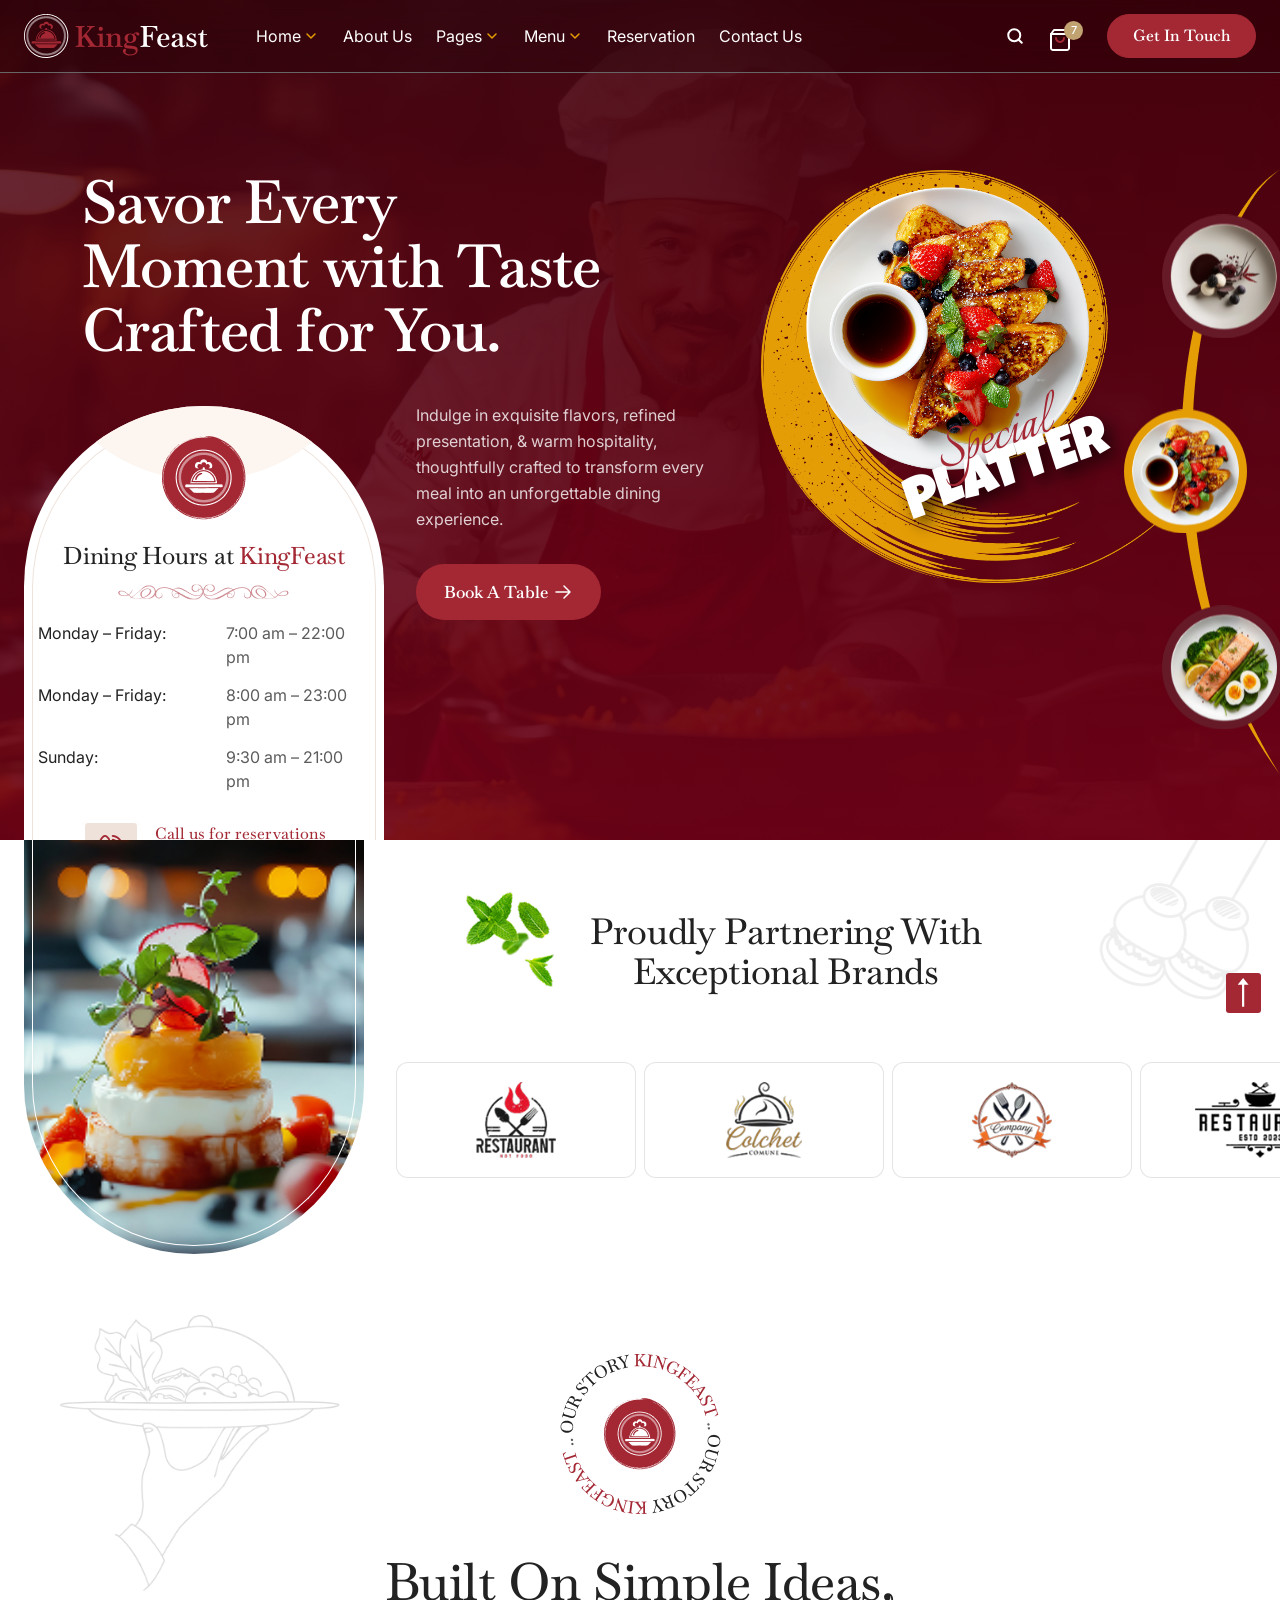
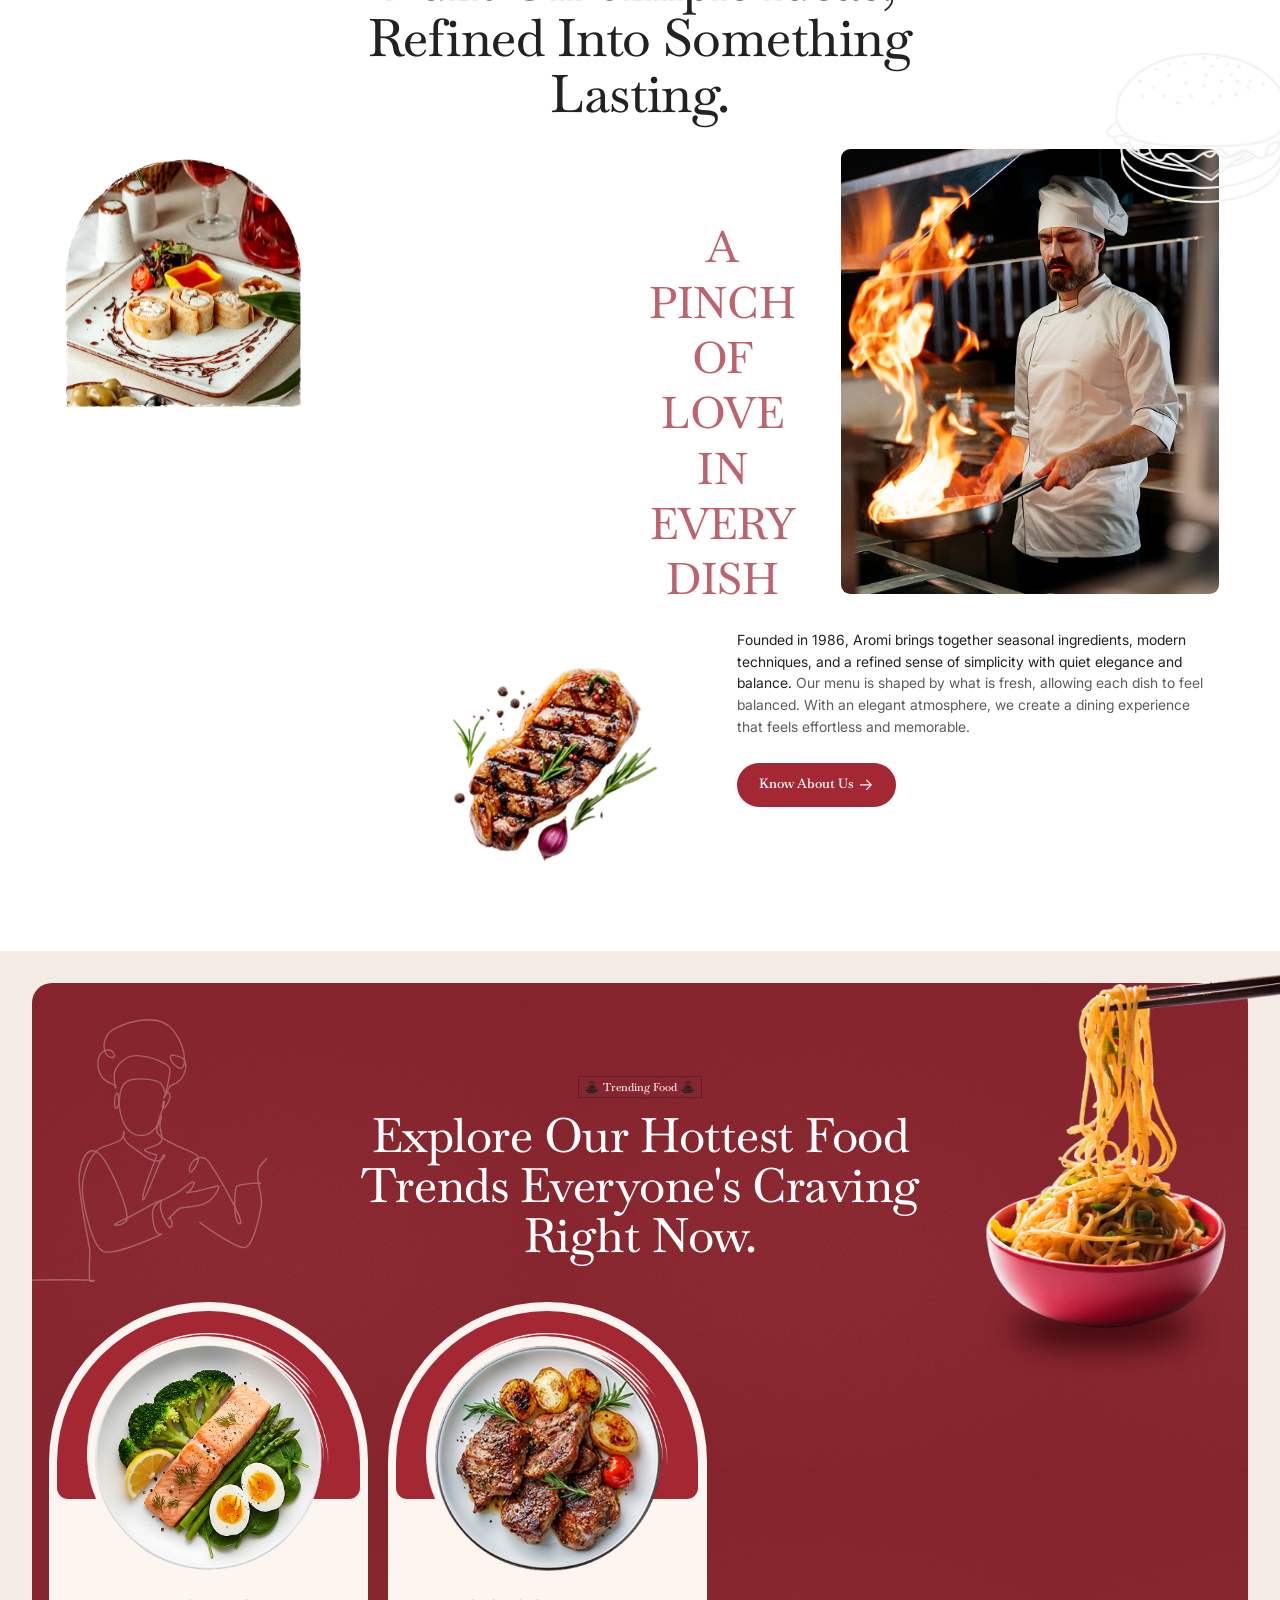
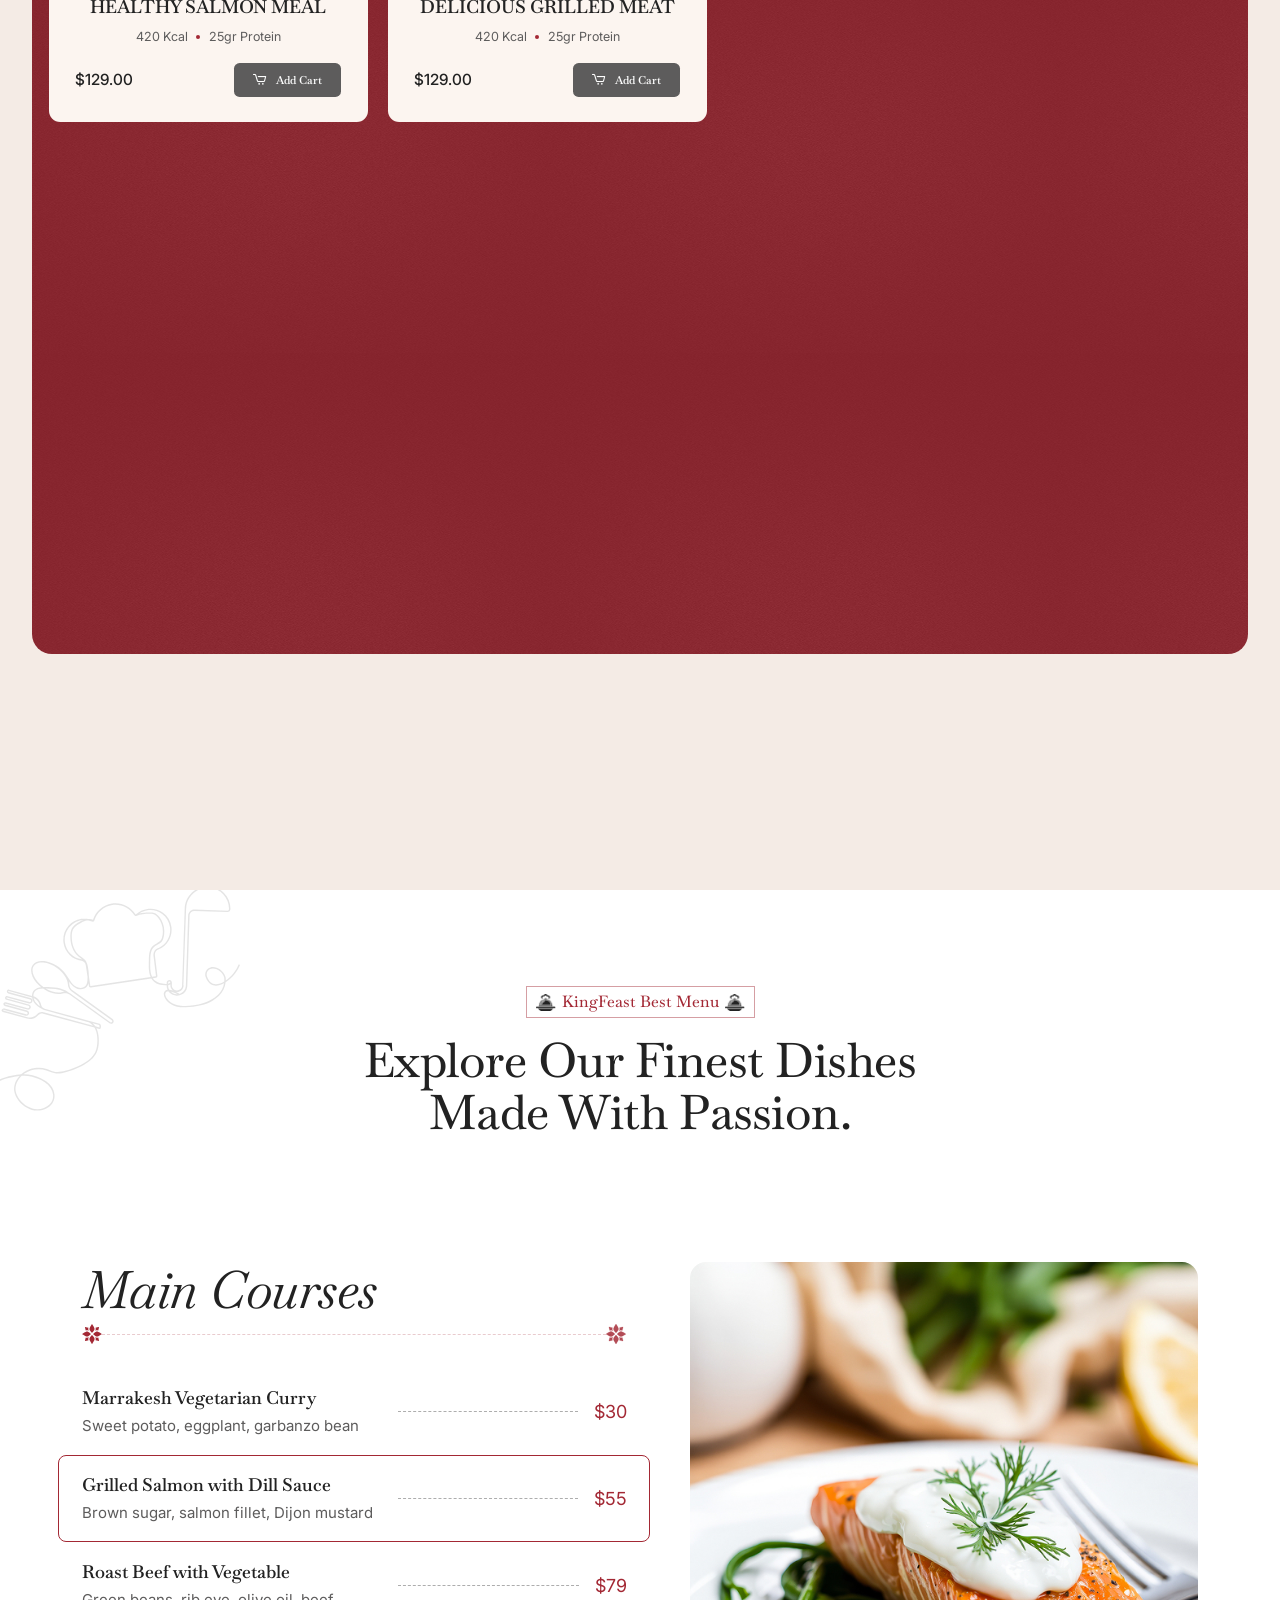
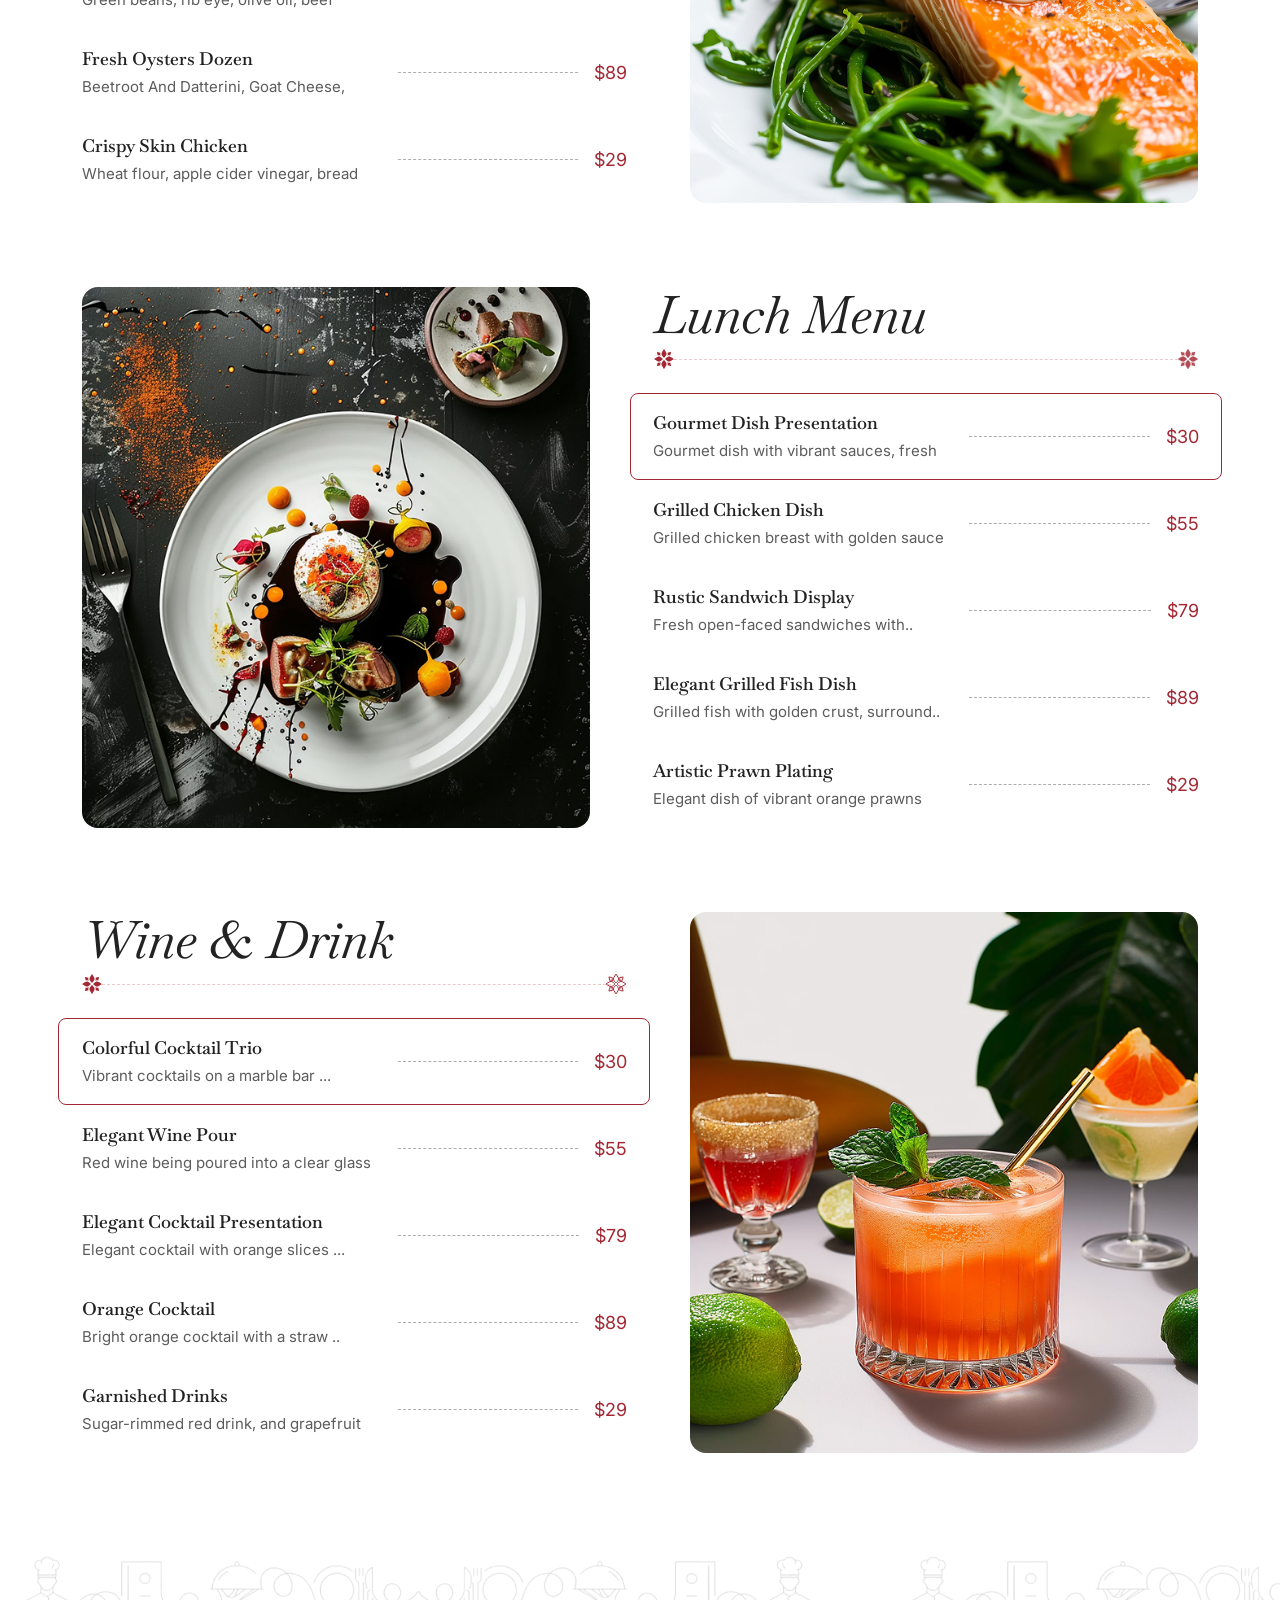
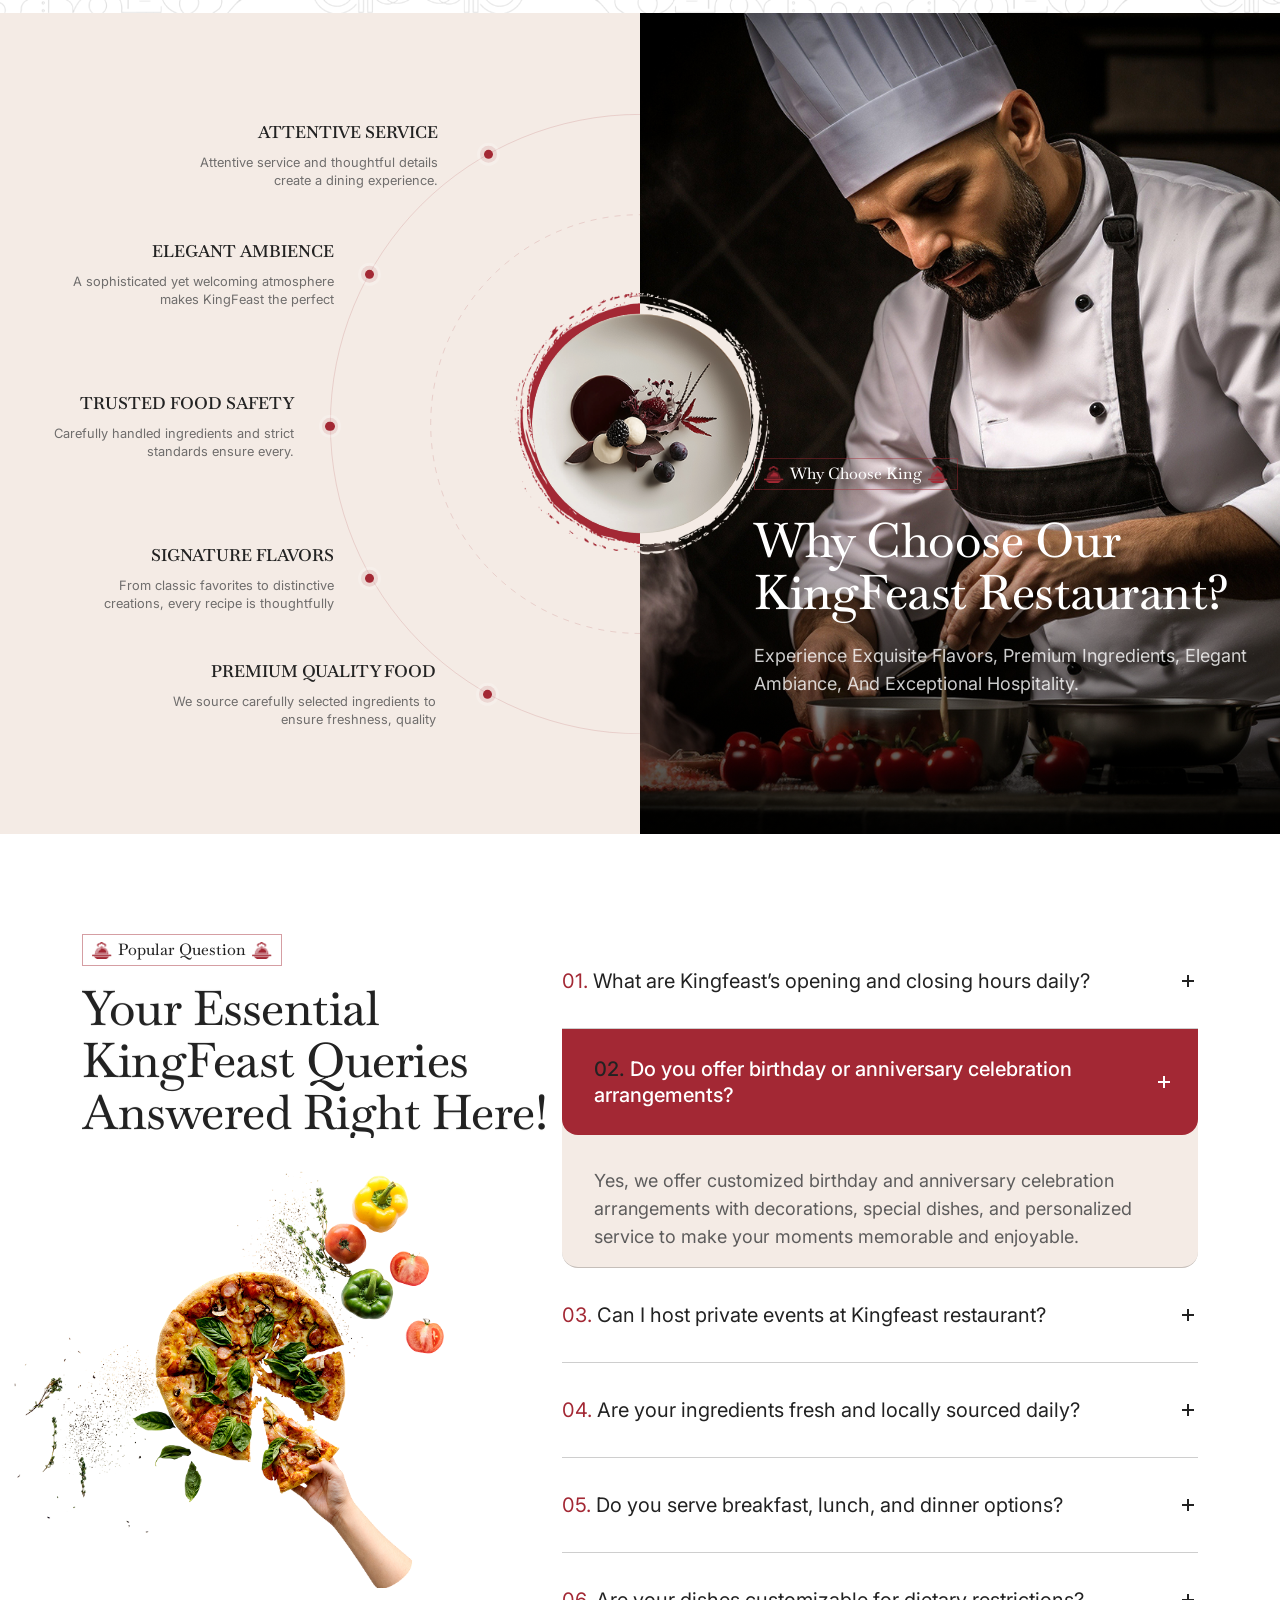
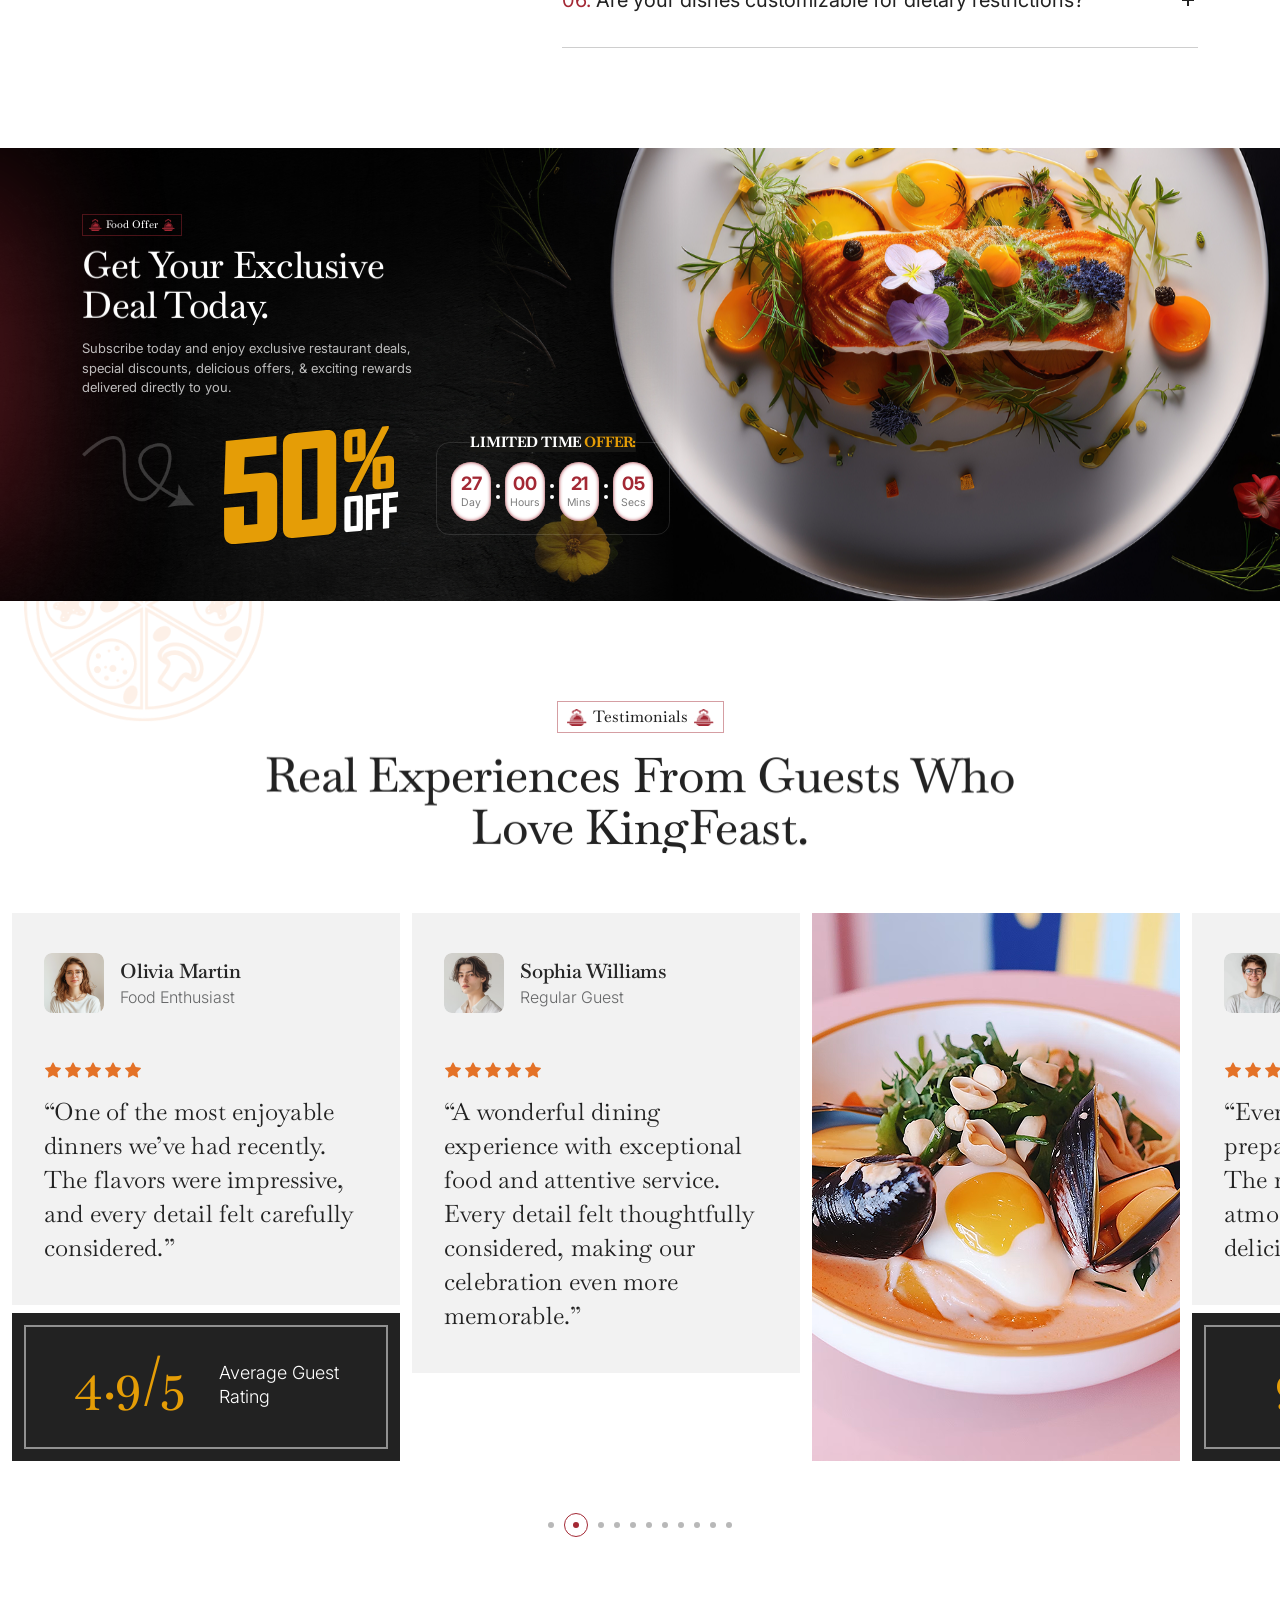
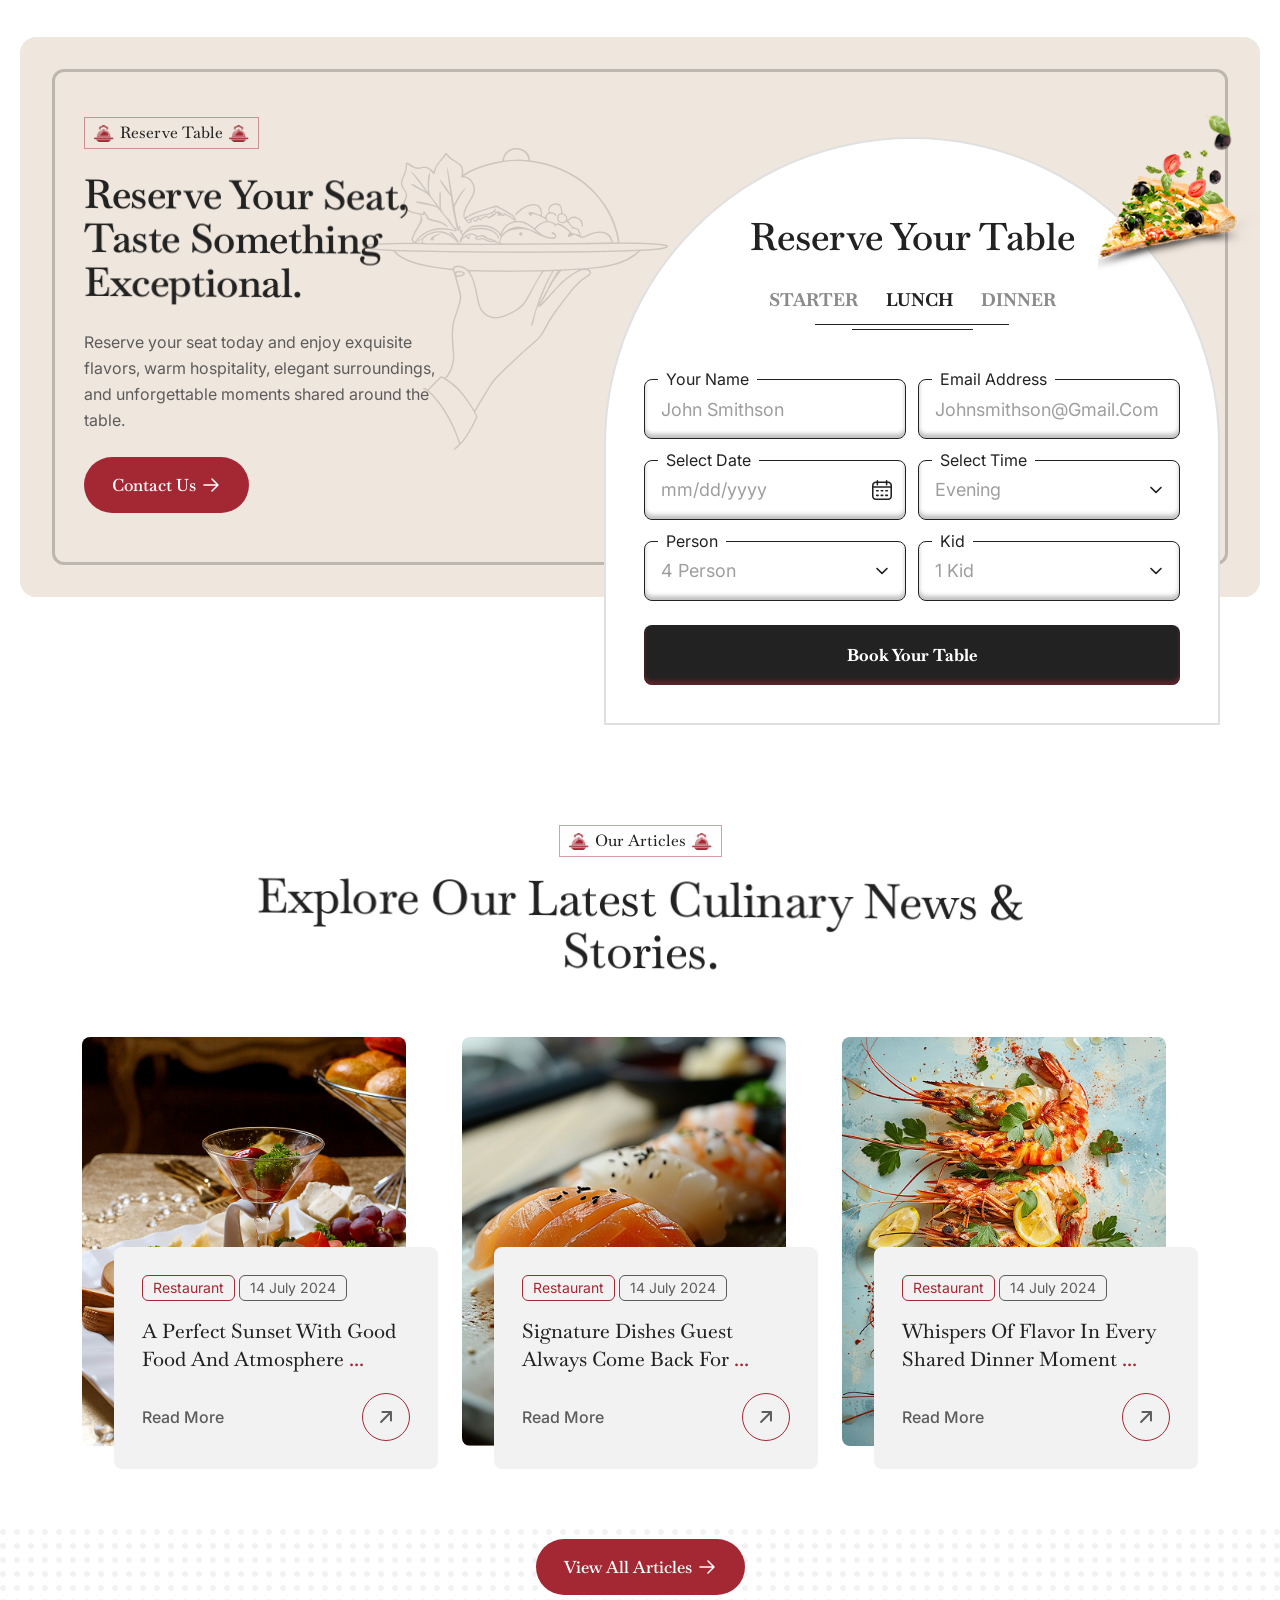
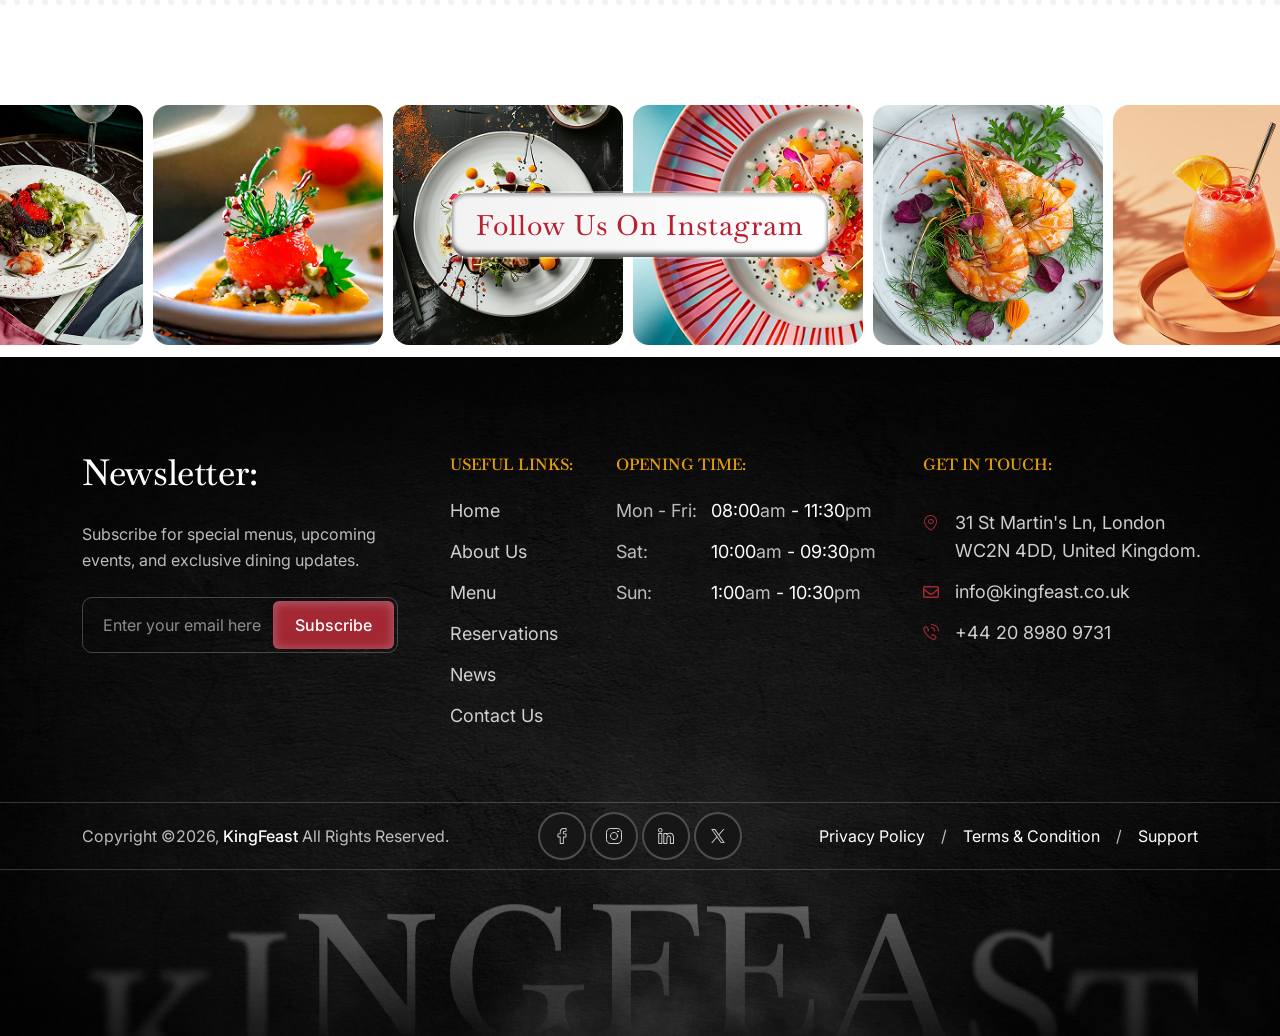
<file: index-2.html>
<!Doctype html>
<html class="no-js" lang="zxx">
    
    <head>
        <meta charset="utf-8">
        <meta http-equiv="x-ua-compatible" content="ie=edge">
        <title>KingFeast - Restaurant WordPress Theme</title>
        <meta name="description" content="">
        <meta name="viewport" content="width=device-width, initial-scale=1">
		<link rel="shortcut icon" type="image/x-icon" href="assets/img/favicon.png">
        <!-- Place favicon.ico in the root directory -->


		<!-- all-CSS-link-here -->
        <link rel="stylesheet" href="assets/css/bootstrap.min.css">
        <link rel="stylesheet" href="assets/css/swiper-bundle.min.css">
        <link rel="stylesheet" href="assets/css/all.min.css">
        <link rel="stylesheet" href="assets/css/odometer.min.css">
        <link rel="stylesheet" href="assets/css/nice-select.css">
        <link rel="stylesheet" href="assets/css/animate.css">
        <link rel="stylesheet" href="assets/css/magnific-popup.css">
        <link rel="stylesheet" href="assets/css/nice-select.css">
        <link rel="stylesheet" href="assets/css/flaticon_kingfeast.css">
        <link rel="stylesheet" href="assets/css/main.css">
    </head>

    <body class="kf-home-2" >

            
        <div class="kf-home-2-wrapper ">

            <!-- start preloader -->
            <div class="kf-preloader-1" role="status" aria-label="Loading KingFeast">

                <!-- top -->
                <div class="kf-preloader-1-top">
                    <div class="kf-preloader-1-logo wa-img-contain">
                        <img src="assets/img/logo/logo-1.svg" alt="KingFeast">
                    </div>
                    <p class="kf-preloader-1-label">Preparing your table</p>
                </div>

                <!-- photos, they keep changing while the page loads -->
                <div class="kf-preloader-1-frame wa-fix">
                    <div class="kf-preloader-1-item wa-img-cover wa-fix">
                        <img src="assets/img/categories/c1-img-1.jpg" alt="">
                    </div>
                    <div class="kf-preloader-1-item wa-img-cover wa-fix">
                        <img src="assets/img/choose/c1-img-1.jpg" alt="">
                    </div>
                    <div class="kf-preloader-1-item wa-img-cover wa-fix">
                        <img src="assets/img/categories/c1-img-3.jpg" alt="">
                    </div>
                    <div class="kf-preloader-1-item wa-img-cover wa-fix">
                        <img src="assets/img/choose/c1-img-4.jpg" alt="">
                    </div>
                    <div class="kf-preloader-1-item wa-img-cover wa-fix">
                        <img src="assets/img/choose/c1-img-3.jpg" alt="">
                    </div>
                    <div class="kf-preloader-1-item wa-img-cover wa-fix">
                        <img src="assets/img/categories/c1-img-4.jpg" alt="">
                    </div>
                    <div class="kf-preloader-1-item wa-img-cover wa-fix">
                        <img src="assets/img/choose/c1-img-6.jpg" alt="">
                    </div>
                    <div class="kf-preloader-1-item wa-img-cover wa-fix">
                        <img src="assets/img/choose/c1-img-5.jpg" alt="">
                    </div>
                </div>

                <!-- bottom -->
                <div class="kf-preloader-1-bottom">
                    <div class="kf-preloader-1-counter">
                        <span class="kf-preloader-1-count">0</span>
                        <span class="kf-preloader-1-percent">%</span>
                    </div>
                </div>

            </div>
            <!-- end preloader -->


            <!-- header-start -->
            <header class="kf-header-2-area">
                <div class="kf-header-2-container">
                    <div class="kf-header-2-flex">
                        <!-- logo -->
                        <div class="kf-header-2-logo wa-img-contain">
                            <a href="index-2.html">
                                <img src="assets/img/logo/logo-2.svg" alt="KingFeast">
                            </a>
                        </div>
                        <!-- menu -->
                        <div class="kf-header-1-menu d-xl-block d-none">
                            <nav class="kf-main-navigation">
                                <ul id="main-nav" class="nav navbar-nav">

                                    <li class="dropdown active">
                                        <a href="#">
                                            Home
                                            <span class="menu-arrow"><svg width="16" height="16" viewBox="0 0 16 16" fill="none" aria-hidden="true"><path d="M4 6L8 10L12 6" stroke="currentColor" stroke-width="1.5" stroke-linecap="round" stroke-linejoin="round"/></svg></span>
                                        </a>
                                        <ul class="dropdown-menu clearfix">
                                            <li><a href="index.html">Home One</a></li>
                                            <li><a href="index-2.html">Home Two</a></li>
                                            <li><a href="index-3.html">Home Three</a></li>
                                        </ul>
                                    </li>

                                    <li>
                                        <a href="about-us.html">About Us</a>
                                    </li>

                                    <li class="dropdown">
                                        <a href="#">
                                            Pages
                                            <span class="menu-arrow"><svg width="16" height="16" viewBox="0 0 16 16" fill="none" aria-hidden="true"><path d="M4 6L8 10L12 6" stroke="currentColor" stroke-width="1.5" stroke-linecap="round" stroke-linejoin="round"/></svg></span>
                                        </a>
                                        <ul class="dropdown-menu clearfix">
                                            <li><a href="team.html">Our Team</a></li>
                                            <li><a href="gallery.html">Gallery</a></li>
                                            <li><a href="testimonial.html">Testimonial</a></li>
                                            <li><a href="faqs.html">FAQs</a></li>
                                            <li><a href="404.html">404</a></li>
                                        </ul>
                                    </li>

                                    <li class="dropdown">
                                        <a href="#">
                                            Menu
                                            <span class="menu-arrow"><svg width="16" height="16" viewBox="0 0 16 16" fill="none" aria-hidden="true"><path d="M4 6L8 10L12 6" stroke="currentColor" stroke-width="1.5" stroke-linecap="round" stroke-linejoin="round"/></svg></span>
                                        </a>
                                        <ul class="dropdown-menu clearfix">
                                            <li><a href="menu.html">Menu Grid</a></li>
                                            <li><a href="menu-list.html">Menu List</a></li>
                                            <li><a href="menu-details.html">Menu Details</a></li>
                                        </ul>
                                    </li>

                                    <li>
                                        <a href="reservation.html">Reservation</a>
                                    </li>

                                    <li>
                                        <a href="contact-us.html">Contact Us</a>
                                    </li>

                                </ul>
                            </nav>
                        </div>

                        <!-- action-link -->
                        <div class="kf-header-1-action-link">

                            <!-- search-btn -->
                            <button type="button" class="kf-search-btn-1 search_btn_toggle" aria-label="Search">
                                <svg width="18" height="18" viewBox="0 0 18 18" fill="none" aria-hidden="true"><path d="M14.25 8.25C14.25 11.5637 11.5637 14.25 8.25 14.25C4.93629 14.25 2.25 11.5637 2.25 8.25C2.25 4.93629 4.93629 2.25 8.25 2.25C11.5637 2.25 14.25 4.93629 14.25 8.25Z" stroke="currentColor" stroke-width="2" stroke-linecap="round" stroke-linejoin="round"/><path d="M15.75 15.75L12.4875 12.4875" stroke="currentColor" stroke-width="2" stroke-linecap="round" stroke-linejoin="round"/></svg>
                                <span class="text">Search anything...</span>
                            </button>

                            <!-- cart-btn -->
                            <a href="#" class="kf-cart-btn-1" aria-label="Cart">
                                <svg width="24" height="24" viewBox="0 0 24 24" fill="none" aria-hidden="true"><path d="M6 2L3 6V20C3 20.5304 3.21071 21.0391 3.58579 21.4142C3.96086 21.7893 4.46957 22 5 22H19C19.5304 22 20.0391 21.7893 20.4142 21.4142C20.7893 21.0391 21 20.5304 21 20V6L18 2H6Z" stroke="currentColor" stroke-width="2" stroke-linecap="round" stroke-linejoin="round"/><path d="M3 6H21" stroke="currentColor" stroke-width="2" stroke-linecap="round" stroke-linejoin="round"/><path class="smile" d="M16 10C16 11.0609 15.5786 12.0783 14.8284 12.8284C14.0783 13.5786 13.0609 14 12 14C10.9391 14 9.92172 13.5786 9.17157 12.8284C8.42143 12.0783 8 11.0609 8 10" stroke-width="2" stroke-linecap="round" stroke-linejoin="round"/></svg>
                                <span class="count">7</span>
                            </a>

                            <!-- contact-btn -->
                            <a href="#" class="kf-header-1-button">Get In Touch</a>

                            <!-- offcanvas-btn -->
                            <button type="button" class="kf-offcanvas-btn-1 offcanvas_toggle" aria-label="Open menu">
                                <i class="fa-solid fa-bars"></i>
                            </button>
                        </div>
                    </div>
                </div>
            </header>
            <!-- header-end -->

            <!-- hero-start -->
            <section class="kf-hero-2-area">

                <!-- bg-image -->
                <div class="kf-hero-2-bg wa-img-cover wa-fix">
                    <img src="assets/img/hero/h2-bg-img.jpg" alt="">
                </div>

                <!-- content -->
                <div class="container kf-container-1">
                    <div class="kf-hero-2-content">
                        <h1 class="kf-h-1 kf-hero-2-title wa_text_effect" data-wa-text-wait>Savor Every Moment with Taste Crafted for You.</h1>
                        <div class="kf-hero-2-info">
                            <p class="kf-p-1 kf-hero-2-disc wow fadeInUp2" data-wow-delay="1s">Indulge in exquisite flavors, refined presentation, &amp; warm hospitality, thoughtfully crafted to transform every meal into an unforgettable dining experience.</p>
                            <div class="btn-elm wow fadeInUp2" data-wow-delay="1.3s">
                                <a href="#" class="kf-pr-btn-2">
                                    <span class="front">
                                        <span class="text">Book A Table</span>
                                        <svg width="20" height="20" viewBox="0 0 20 20" fill="none" aria-hidden="true"><path d="M3 10H17M17 10L11 4M17 10L11 16" stroke="currentColor" stroke-width="1.5" stroke-linecap="round" stroke-linejoin="round"/></svg>
                                    </span>
                                    <span class="back" aria-hidden="true">
                                        <span class="text">Book A Table</span>
                                        <svg width="20" height="20" viewBox="0 0 20 20" fill="none" aria-hidden="true"><path d="M3 10H17M17 10L11 4M17 10L11 16" stroke="currentColor" stroke-width="1.5" stroke-linecap="round" stroke-linejoin="round"/></svg>
                                    </span>
                                </a>
                            </div>
                        </div>
                    </div>
                </div>

                <!-- opening-card -->
                <div class="kf-hero-2-card wow fadeInUp2" data-wow-delay="1.6s">
                    <span class="kf-hero-2-card-line"></span>
                    <span class="kf-hero-2-card-bowl"></span>
                    <div class="kf-hero-2-card-icon wa-img-contain">
                        <img src="assets/img/hero/h2-card-icon.png" alt="">
                    </div>
                    <div class="kf-hero-2-card-content">
                        <div class="kf-hero-2-card-top">
                            <h4 class="kf-h-1 kf-hero-2-card-title">Dining Hours at <span>KingFeast</span></h4>
                            <div class="kf-hero-2-card-design wa-img-contain">
                                <img src="assets/img/hero/h2-card-design.png" alt="">
                            </div>
                            <ul class="wa-ul kf-hero-2-card-list">
                                <li>
                                    <span class="day">Monday – Friday:</span>
                                    <span class="time">7:00 am – 22:00 pm</span>
                                </li>
                                <li>
                                    <span class="day">Monday – Friday:</span>
                                    <span class="time">8:00 am – 23:00 pm</span>
                                </li>
                                <li>
                                    <span class="day">Sunday:</span>
                                    <span class="time">9:30 am – 21:00 pm</span>
                                </li>
                            </ul>
                        </div>
                        <div class="kf-hero-2-card-call">
                            <a href="tel:+17045550127" class="kf-hero-2-card-call-icon" aria-label="Call us">
                                <i class="flaticon-telephone flaticon"></i>
                            </a>
                            <div class="kf-hero-2-card-call-text">
                                <p class="label">Call us for reservations</p>
                                <a href="tel:+17045550127" class="number">(704) 555-0127</a>
                            </div>
                        </div>
                    </div>
                </div>

                <!-- slider-img -->
                <div class="kf-hero-2-slider-img">
                    <div class="swiper-wrapper">
                        <div class="swiper-slide">
                            <div class="kf-hero-2-slider-img-shape wa-img-contain">
                                <img src="assets/img/hero/h2-img-bg-shape.png" alt="">
                            </div>
                            <div class="kf-hero-2-slider-img-plate wa-img-contain">
                                <img src="assets/img/hero/h2-img-2.png" alt="">
                            </div>
                            <span class="kf-hero-2-slider-img-special"><span class="text">Special</span></span>
                            <span class="kf-hero-2-slider-img-platter"><span class="text">Platter</span></span>
                        </div>
                        <div class="swiper-slide">
                            <div class="kf-hero-2-slider-img-shape wa-img-contain">
                                <img src="assets/img/hero/h2-img-bg-shape.png" alt="">
                            </div>
                            <div class="kf-hero-2-slider-img-plate wa-img-contain">
                                <img src="assets/img/hero/h2-img-1.png" alt="">
                            </div>
                            <span class="kf-hero-2-slider-img-special"><span class="text">Special</span></span>
                            <span class="kf-hero-2-slider-img-platter"><span class="text">Platter</span></span>
                        </div>
                        <div class="swiper-slide">
                            <div class="kf-hero-2-slider-img-shape wa-img-contain">
                                <img src="assets/img/hero/h2-img-bg-shape.png" alt="">
                            </div>
                            <div class="kf-hero-2-slider-img-plate wa-img-contain">
                                <img src="assets/img/hero/h2-img-3.png" alt="">
                            </div>
                            <span class="kf-hero-2-slider-img-special"><span class="text">Special</span></span>
                            <span class="kf-hero-2-slider-img-platter"><span class="text">Platter</span></span>
                        </div>
                    </div>
                </div>

                <!-- preview-slider -->
                <div class="kf-hero-2-preview-slider-box">
                    <div class="kf-hero-2-preview-slider-line wa-img-contain">
                        <img src="assets/img/hero/h2-preview-slide-bg-line.png" alt="">
                    </div>
                    <div class="kf-hero-2-preview-slider">
                        <div class="swiper-wrapper">
                            <div class="swiper-slide">
                                <div class="kf-hero-2-preview-slider-item">
                                    <div class="kf-hero-2-preview-slider-img wa-img-cover wa-fix">
                                        <img src="assets/img/hero/h2-img-2.png" alt="">
                                    </div>
                                </div>
                            </div>
                            <div class="swiper-slide swiper-slide-active">
                                <div class="kf-hero-2-preview-slider-item">
                                    <div class="kf-hero-2-preview-slider-img wa-img-cover wa-fix">
                                        <img src="assets/img/hero/h2-img-1.png" alt="">
                                    </div>
                                </div>
                            </div>
                            <div class="swiper-slide">
                                <div class="kf-hero-2-preview-slider-item">
                                    <div class="kf-hero-2-preview-slider-img wa-img-cover wa-fix">
                                        <img src="assets/img/hero/h2-img-3.png" alt="">
                                    </div>
                                </div>
                            </div>
                        </div>
                    </div>
                </div>

            </section>
            <!-- hero-end -->

            <!-- clients-start -->
            <section class="kf-clients-2-area">

                <!-- bg-images -->
                <div class="kf-clients-2-bg-1 wa-img-contain">
                    <img src="assets/img/clients/c2-bg-img-1.png" alt="">
                </div>
                <div class="kf-clients-2-bg-2 wa-img-contain wow slideInDown">
                    <img src="assets/img/clients/c2-bg-img-2.png" alt="">
                </div>

                <!-- image -->
                <div class="kf-clients-2-img wa-img-cover wa-fix">
                    <img src="assets/img/footer/f1-img-1.jpg" alt="">
                </div>

                <!-- title -->
                <h2 class="kf-h-1 kf-clients-2-title wa_text_effect">Proudly Partnering With Exceptional Brands</h2>

                <!-- logos, the row is there twice so it can run round without a gap -->
                <div class="kf-clients-2-marquee">
                    <div class="kf-clients-2-track">
                        <div class="kf-clients-2-group">
                            <div class="kf-clients-2-card">
                                <div class="kf-clients-2-logo wa-img-contain">
                                    <img src="assets/img/clients/p1-logo-2.png" alt="Restaurant">
                                </div>
                            </div>
                            <div class="kf-clients-2-card">
                                <div class="kf-clients-2-logo wa-img-contain">
                                    <img src="assets/img/clients/p1-logo-3.png" alt="Colchet">
                                </div>
                            </div>
                            <div class="kf-clients-2-card">
                                <div class="kf-clients-2-logo wa-img-contain">
                                    <img src="assets/img/clients/p1-logo-4.png" alt="Company">
                                </div>
                            </div>
                            <div class="kf-clients-2-card">
                                <div class="kf-clients-2-logo wa-img-contain">
                                    <img src="assets/img/clients/p1-logo-5.png" alt="Restaurant">
                                </div>
                            </div>
                            <div class="kf-clients-2-card">
                                <div class="kf-clients-2-logo wa-img-contain">
                                    <img src="assets/img/clients/p1-logo-6.png" alt="Company">
                                </div>
                            </div>
                            <div class="kf-clients-2-card">
                                <div class="kf-clients-2-logo wa-img-contain">
                                    <img src="assets/img/clients/p1-logo-8.png" alt="Eats">
                                </div>
                            </div>
                            <div class="kf-clients-2-card">
                                <div class="kf-clients-2-logo wa-img-contain">
                                    <img src="assets/img/clients/p1-logo-9.png" alt="Food">
                                </div>
                            </div>
                            <div class="kf-clients-2-card">
                                <div class="kf-clients-2-logo wa-img-contain">
                                    <img src="assets/img/clients/p1-logo-10.png" alt="Company">
                                </div>
                            </div>
                            <div class="kf-clients-2-card">
                                <div class="kf-clients-2-logo wa-img-contain">
                                    <img src="assets/img/clients/p1-logo-7.png" alt="Tasty Bites">
                                </div>
                            </div>
                            <div class="kf-clients-2-card">
                                <div class="kf-clients-2-logo wa-img-contain">
                                    <img src="assets/img/clients/p1-logo-1.png" alt="Company">
                                </div>
                            </div>
                        </div>
                        <div class="kf-clients-2-group" aria-hidden="true">
                            <div class="kf-clients-2-card">
                                <div class="kf-clients-2-logo wa-img-contain">
                                    <img src="assets/img/clients/p1-logo-2.png" alt="">
                                </div>
                            </div>
                            <div class="kf-clients-2-card">
                                <div class="kf-clients-2-logo wa-img-contain">
                                    <img src="assets/img/clients/p1-logo-3.png" alt="">
                                </div>
                            </div>
                            <div class="kf-clients-2-card">
                                <div class="kf-clients-2-logo wa-img-contain">
                                    <img src="assets/img/clients/p1-logo-4.png" alt="">
                                </div>
                            </div>
                            <div class="kf-clients-2-card">
                                <div class="kf-clients-2-logo wa-img-contain">
                                    <img src="assets/img/clients/p1-logo-5.png" alt="">
                                </div>
                            </div>
                            <div class="kf-clients-2-card">
                                <div class="kf-clients-2-logo wa-img-contain">
                                    <img src="assets/img/clients/p1-logo-6.png" alt="">
                                </div>
                            </div>
                            <div class="kf-clients-2-card">
                                <div class="kf-clients-2-logo wa-img-contain">
                                    <img src="assets/img/clients/p1-logo-8.png" alt="">
                                </div>
                            </div>
                            <div class="kf-clients-2-card">
                                <div class="kf-clients-2-logo wa-img-contain">
                                    <img src="assets/img/clients/p1-logo-9.png" alt="">
                                </div>
                            </div>
                            <div class="kf-clients-2-card">
                                <div class="kf-clients-2-logo wa-img-contain">
                                    <img src="assets/img/clients/p1-logo-10.png" alt="">
                                </div>
                            </div>
                            <div class="kf-clients-2-card">
                                <div class="kf-clients-2-logo wa-img-contain">
                                    <img src="assets/img/clients/p1-logo-7.png" alt="">
                                </div>
                            </div>
                            <div class="kf-clients-2-card">
                                <div class="kf-clients-2-logo wa-img-contain">
                                    <img src="assets/img/clients/p1-logo-1.png" alt="">
                                </div>
                            </div>
                        </div>
                    </div>
                </div>

            </section>
            <!-- clients-end -->

            <!-- about-start -->
            <section class="kf-about-2-area">

                <!-- bg-image: the waiter (a2-bg-img-1.png) -->
                <div class="kf-about-2-bg-img-2 wa-img-contain" data-kf-drift="40">
                    <img src="assets/img/about/a2-bg-img-1.png" alt="">
                </div>

                <!-- title -->
                <div class="kf-about-2-sec-title">
                    <div class="kf-about-2-circle">
                        <div class="kf-about-2-circle-text wa-img-contain">
                            <img src="assets/img/about/a2-circle-text.png" alt="">
                        </div>
                        <div class="kf-about-2-circle-icon wa-img-contain">
                            <img src="assets/img/about/a2-icon.png" alt="">
                        </div>
                    </div>
                    <h2 class="kf-h-1 kf-about-2-title wa_text_effect">Built On Simple Ideas, Refined Into Something Lasting.</h2>
                </div>

                <div class="kf-about-2-wrap">

                    <!-- left -->
                    <div class="kf-about-2-left">
                        <div class="kf-about-2-img-2 wa-img-cover wa-video-cover wa-fix wow fadeInLeft2">
                            <video src="assets/img/about/a2-video.mp4" muted autoplay loop></video>
                        </div>
                        <div class="kf-about-2-img-1 wa-img-contain wow fadeInLeft2" data-wow-delay=".2s">
                            <img src="assets/img/about/a2-img-1.png" alt="">
                        </div>
                        <div class="kf-about-2-img-3 wa-img-contain wow fadeInLeft2" data-wow-delay=".4s">
                            <img src="assets/img/about/a2-img-3.png" alt="">
                        </div>
                    </div>

                    <!-- right -->
                    <div class="kf-about-2-right">
                        <div class="kf-about-2-img-4 wa-img-cover wa-fix wow fadeInRight2">
                            <img src="assets/img/about/a2-img-4.png" alt="">
                        </div>
                        <h3 class="kf-h-1 kf-about-2-inner-title wa_text_effect">A Pinch of love in every dish</h3>
                        <p class="kf-p-1 kf-about-2-inner-disc wow fadeInUp2"><span class="has-clr">Founded in 1986, Aromi brings together seasonal ingredients, modern techniques, and a refined sense of simplicity with quiet elegance and balance.</span> Our menu is shaped by what is fresh, allowing each dish to feel balanced. With an elegant atmosphere, we create a dining experience that feels effortless and memorable.</p>
                        <div class="elm-btn wow fadeInUp2">
                            <a href="about-us.html" class="kf-pr-btn-2 ">
                                <span class="front">
                                    <span class="text">Know About Us</span>
                                    <svg width="20" height="20" viewBox="0 0 20 20" fill="none" aria-hidden="true"><path d="M3 10H17M17 10L11 4M17 10L11 16" stroke="currentColor" stroke-width="1.5" stroke-linecap="round" stroke-linejoin="round"/></svg>
                                </span>
                                <span class="back" aria-hidden="true">
                                    <span class="text">Know About Us</span>
                                    <svg width="20" height="20" viewBox="0 0 20 20" fill="none" aria-hidden="true"><path d="M3 10H17M17 10L11 4M17 10L11 16" stroke="currentColor" stroke-width="1.5" stroke-linecap="round" stroke-linejoin="round"/></svg>
                                </span>
                            </a>
                        </div>

                    </div>

                    <!-- bg-image: the burger (a2-bg-img-2.png), over the chef photo -->
                    <div class="kf-about-2-bg-img-1 wa-img-contain">
                        <img src="assets/img/about/a2-bg-img-2.png" alt="">
                    </div>

                </div>

            </section>
            <!-- about-end -->

            <!-- products-start -->
            <section class="kf-products-2-area">

                <!-- box -->
                <div class="kf-products-2-box" data-background="assets/img/menu/m1-bg-noise.png">
                    <div class="kf-products-2-wrap">

                        <!-- bg-images -->
                        <div class="kf-products-2-bg-vector">
                            <!-- inline, so the lines can be drawn like with a pen (main.js, kfProducts2VectorDraw): p2-bg-vector.svg cut into its strokes -->
                            <svg viewBox="0 0 395 378" fill="none" aria-hidden="true">
                                <g opacity="0.28" stroke="white" stroke-width="2" stroke-miterlimit="10" stroke-linecap="round" stroke-linejoin="round">
                                <path d="M0 375.063C0 375.063 61.1179 374.164 82.243 374.99"/>
                                <path d="M82.243 374.99C87.6585 375.201 90.4458 375.526 88.9015 376.009C84.636 377.341 82.9244 377.622 82.243 374.99Z"/>
                                <path d="M82.243 374.99C81.7153 372.951 81.8053 369.165 81.8053 362.768C81.8053 348.107 82.7523 332.974 82.2788 330.136C81.8053 327.298 65.2492 245.012 67.142 226.568C68.9817 208.628 75.7454 183.531 91.3486 190.44"/>
                                <path d="M91.3486 190.44C91.7873 190.635 92.2329 190.854 92.6857 191.1C107.397 199.084 136.301 266.065 135.922 285.869"/>
                                <path d="M91.3486 190.44C82.291 199.731 74.5274 217.17 72.3468 234.609C69.5083 257.308 85.1186 329.664 103.567 334.394C122.015 339.123 194.39 305.547 184.928 308.856C175.467 312.165 171.21 286.156 173.102 274.333C174.098 268.109 178.895 264.244 185.217 260.876"/>
                                <path d="M91.3486 190.44C94.0812 187.637 96.9315 185.576 99.7819 184.48C112.08 179.75 123.906 177.386 128.164 172.184C129.304 170.79 130.139 169.228 130.732 167.741"/>
                                <path d="M135.922 285.869C135.874 288.353 135.366 290.094 134.312 290.885C124.852 297.978 107.349 298.453 127.217 289.938C129.865 288.804 132.807 287.417 135.922 285.869Z"/>
                                <path d="M135.922 285.869C156.173 275.804 183.697 258.915 184.927 260.144C185.101 260.318 185.19 260.563 185.217 260.876"/>
                                <path d="M185.217 260.876C185.409 263.114 182.437 268.813 184.927 276.697C187.766 285.683 196.278 303.653 199.592 298.451C202.277 294.232 199.361 286.278 196.901 285.696"/>
                                <path d="M185.217 260.876C190.904 257.846 197.825 255.217 204.322 251.633C218.041 244.065 223.716 235.553 230.339 234.135C236.839 232.743 226.477 247.752 222.961 249.2"/>
                                <path d="M196.901 285.696C196.329 285.56 195.781 285.824 195.334 286.628C194.664 287.833 195.398 287.218 196.901 285.696Z"/>
                                <path d="M196.901 285.696C200.707 281.842 209.446 272.172 212.837 271.494C217.567 270.548 238.381 269.603 249.732 263.927C261.086 258.253 271.966 238.862 265.816 239.81C259.667 240.756 236.016 248.322 230.339 248.322C227.364 248.322 224.519 248.842 222.961 249.2"/>
                                <path d="M222.961 249.2C221.548 249.526 221.195 249.718 222.77 249.268C222.832 249.25 222.895 249.228 222.961 249.2Z"/>
                                <path d="M130.732 167.741C132.354 163.675 132.169 160.175 131.476 162.253L131.454 162.319C131.085 163.425 130.466 165.275 130.732 167.741Z"/>
                                <path d="M130.732 167.741C131.163 171.731 133.909 177.335 143.774 184.005C158.903 194.237 165.242 202.376 175.782 203.7"/>
                                <path d="M175.782 203.7C176.447 203.784 177.13 203.84 177.832 203.869C180.515 203.976 182.71 203.451 184.458 202.608"/>
                                <path d="M175.782 203.7C170.311 218.236 158.439 246.721 158.439 257.781C158.439 270.259 176.131 221.635 184.458 202.608"/>
                                <path d="M175.782 203.7C177.797 198.345 178.943 194.883 178.307 194.883C175.942 194.883 159.584 190.21 161.251 187.431C162.919 184.652 182.098 182.708 185.155 175.759C185.905 174.055 186.169 172.249 186.142 170.393"/>
                                <path d="M184.458 202.608C190.415 199.733 191.165 193.163 188.239 195.357C187.576 195.854 186.228 198.562 184.458 202.608Z"/>
                                <path d="M186.142 170.393C186.057 164.685 183.209 158.494 183.209 153.251C183.209 150.266 183.773 146.459 184.329 143.552"/>
                                <path d="M186.142 170.393C182.872 168.058 180.245 165.441 179.039 162.424C178.206 160.342 178.483 157.011 179.358 153.091"/>
                                <path d="M186.142 170.393C191.906 174.51 199.668 177.751 205.166 180.765C213.783 185.488 234.63 191.603 237.966 197.438C238.276 197.98 238.427 198.688 238.447 199.517"/>
                                <path d="M184.329 143.552C185.067 139.693 185.789 137.418 185.155 140.746C185.019 141.456 184.744 142.416 184.329 143.552Z"/>
                                <path d="M184.329 143.552C183.39 146.124 181.733 149.597 179.358 153.091"/>
                                <path d="M179.358 153.091C174.163 160.736 165.532 168.485 153.467 167.145C133.454 164.922 127.339 140.746 125.395 129.354C124.896 126.436 124.58 123.373 124.33 120.472"/>
                                <path d="M179.358 153.091C181.063 145.458 185.037 135.588 187.509 128.34"/>
                                <path d="M124.33 120.472C123.602 112.043 123.429 104.985 120.947 106.846C117.611 109.347 116.5 130.188 120.947 127.687C122.712 126.695 123.689 123.908 124.33 120.472Z"/>
                                <path d="M124.33 120.472C125.304 115.251 125.5 108.534 126.505 104.346C128.173 97.3975 132.065 88.7845 143.182 86.839C154.301 84.8935 180.151 86.2831 185.433 93.7871C190.713 101.29 190.713 109.625 191.547 106.847C192.381 104.068 198.497 76.835 197.384 71.2778C196.273 65.7192 175.148 54.3256 151.8 52.6593C128.453 50.9918 117.89 73.5012 117.612 80.1701C117.458 83.8706 117.817 90.5657 118.405 94.8908"/>
                                <path d="M118.405 94.8908C118.877 98.3602 119.495 100.305 120.114 97.9547C120.49 96.5284 119.79 95.6494 118.405 94.8908Z"/>
                                <path d="M118.405 94.8908C114.662 92.8408 105.911 91.6693 99.8244 82.9493C91.6896 71.2918 91.7555 50.3789 103.892 45.4932"/>
                                <path d="M103.892 45.4932C104.196 45.3708 104.508 45.2585 104.827 45.1567C117.89 40.9891 123.172 59.3282 111.498 54.8828C107.825 53.4842 105.197 49.9679 103.892 45.4932Z"/>
                                <path d="M103.892 45.4932C101.049 35.7444 104.482 21.4468 117.056 14.5901C135.401 4.58606 181.82 -11.2531 202.666 16.8135C214.152 32.2793 218.719 48.9261 218.504 59.594"/>
                                <path d="M218.504 59.594C218.329 68.2856 214.981 73.0083 209.616 69.8895C197.663 62.9426 194.606 50.7152 202.388 52.1061C207.46 53.0119 215.014 53.9172 218.504 59.594Z"/>
                                <path d="M218.504 59.594C220.368 62.6263 221.073 67.02 219.622 73.5025C215.452 92.1209 202.111 93.7885 198.775 95.7326C196.922 96.8136 194.468 102.441 192.415 107.039"/>
                                <path d="M192.415 107.039C190.772 110.716 189.386 113.733 188.768 113.239C188.02 112.641 190.086 108.99 192.415 107.039Z"/>
                                <path d="M192.415 107.039C194.416 105.361 196.613 104.94 197.384 108.792C198.871 116.225 190.196 128.516 187.509 128.34"/>
                                <path d="M187.509 128.34C187.182 128.318 186.943 128.112 186.823 127.69C185.711 123.799 189.045 113.519 189.602 119.63C189.749 121.244 188.85 124.406 187.509 128.34Z"/>
                                <path d="M238.447 199.517C238.634 207.605 226.214 227.199 225.459 216.612C224.968 209.753 231.104 201.741 238.447 199.517Z"/>
                                <path d="M238.447 199.517C243.597 197.957 249.341 199.245 253.81 205.774C260.463 215.494 279.361 246.876 290.659 269.48"/>
                                <path d="M290.659 269.48C297.771 283.711 301.871 294.464 298.005 294.141C293.232 293.744 291.115 281.964 290.659 269.48Z"/>
                                <path d="M290.659 269.48C290.159 255.794 291.656 241.262 293.836 239.954C296.828 238.159 314.422 235.505 324.735 235.691"/>
                                <path d="M324.735 235.691C325.861 235.711 326.9 235.765 327.824 235.858"/>
                                <path d="M324.735 235.691C323.213 226.981 322.693 218.668 326.355 212.444C328.862 208.184 332.65 204.074 336.563 200.273"/>
                                <path d="M324.735 235.691C326.68 246.813 330.26 258.581 328.857 267.464C326.355 283.304 317.183 326.655 304.675 328.321C294.607 329.663 254.284 303.458 238.935 291.009"/>
                                <path d="M327.824 235.858C330.23 236.099 331.854 236.602 332.194 237.452C333.862 241.621 333.028 263.296 330.526 249.958C329.664 245.361 328.604 240.468 327.824 235.858Z"/>
                                <path d="M327.824 235.858C326.34 227.089 325.867 219.343 329.692 216.612C335.529 212.444 382.226 197.438 371.385 196.604C366.195 196.205 350.683 198.099 336.563 200.273"/>
                                <path d="M336.563 200.273C329.302 201.391 322.409 202.584 317.478 203.576"/>
                                <path d="M336.563 200.273C342.12 194.876 347.93 190.103 350.687 186.408"/>
                                <path d="M317.478 203.576C311.97 204.685 308.908 205.545 310.513 205.774C312.151 206.008 314.773 205.061 317.478 203.576Z"/>
                                <path d="M317.478 203.576C324.412 199.77 331.887 192.435 324.688 192.435C315.775 192.435 298.26 200.373 294.54 208.588"/>
                                <path d="M294.54 208.588C294.084 209.596 293.835 210.607 293.835 211.609C293.835 220.78 294.669 234.952 299.672 229.116C303.209 224.989 300.909 214.608 294.54 208.588Z"/>
                                <path d="M294.54 208.588C291.903 206.096 288.569 204.351 284.662 204.107C271.321 203.273 232.963 176.596 246.304 184.932C254.716 190.189 310.206 189.148 350.687 186.408"/>
                                <path d="M350.687 186.408C374.407 184.802 392.974 182.613 393.897 180.765C396.399 175.763 352.205 183.266 359.709 181.599C367.214 179.931 367.214 162.424 356.373 156.589C350.666 153.517 339.874 155.99 332.272 158.9"/>
                                <path d="M350.687 186.408C352.446 184.048 352.961 182.128 351.371 180.765C345.534 175.763 293.001 181.599 274.656 179.097C256.311 176.597 273.822 159.924 284.662 155.755C289.264 153.986 294.466 155.522 298.101 157.811"/>
                                <path d="M332.272 158.9C325.435 161.517 321.178 164.487 325.521 164.092C328.767 163.797 331.177 161.623 332.272 158.9Z"/>
                                <path d="M332.272 158.9C334.272 153.928 331.884 147.124 322.185 146.585C313.212 146.087 302.749 152.441 298.101 157.811"/>
                                <path d="M298.101 157.811C294.973 161.423 294.478 164.59 298.838 164.926C305.077 165.406 303.029 160.915 298.101 157.811Z"/>
                                <path d="M238.935 291.009C235.216 287.993 232.963 285.784 232.963 284.971C232.963 280.804 232.963 267.465 236.298 279.136C236.949 281.414 237.886 285.661 238.935 291.009Z"/>
                                <path d="M238.935 291.009C243.262 313.062 249.498 353.839 245.47 352.498C240.468 350.83 202.944 306.647 202.11 320.818C201.276 334.99 215.451 360.834 207.946 357.499C200.442 354.164 158.749 327.487 158.749 339.159C158.749 350.83 173.758 368.337 168.755 368.337C163.753 368.337 117.056 345.829 117.056 354.166C117.056 362.502 110.386 372.506 127.063 375.841"/>
                                </g>
                            </svg>
                        </div>
                        <div class="kf-products-2-hand wa-img-contain">
                            <img class="wow slideInLeft" src="assets/img/products/p2-bg-img-1.png" alt="">
                        </div>

                        <!-- title -->
                        <div class="kf-products-2-sec-title">
                            <div class="kf-subtitle-1 kf-products-2-subtitle">
                                <div class="kf-subtitle-1-icon">
                                    <img src="assets/img/vector/subtitle-1-Icon.png" alt="">
                                </div>
                                <p class="kf-subtitle-1-text">Trending Food</p>
                                <div class="kf-subtitle-1-icon">
                                    <img src="assets/img/vector/subtitle-1-Icon.png" alt="">
                                </div>
                            </div>
                            <h2 class="kf-h-1 kf-products-2-title wa_text_effect">Explore Our Hottest Food Trends Everyone's Craving Right Now.</h2>
                        </div>

                        <!-- cards -->
                        <div class="kf-products-2-card kf-products-2-card-1 wow fadeInUp2">
                            <div class="kf-products-2-card-halo wa-img-contain">
                                <img src="assets/img/products/p2-img-bg.png" alt="">
                            </div>
                            <div class="kf-products-2-card-img wa-img-contain">
                                <img src="assets/img/products/p2-img-1.png" alt="Healthy Salmon Meal">
                            </div>
                            <div class="kf-products-2-card-content">
                                <div class="kf-products-2-card-top">
                                    <h4 class="kf-h-1 kf-products-2-card-title"><a href="menu-details.html">Healthy Salmon Meal</a></h4>
                                    <div class="kf-products-2-card-meta">
                                        <span>420 Kcal</span>
                                        <span class="dot"></span>
                                        <span>25gr Protein</span>
                                    </div>
                                </div>
                                <div class="kf-products-2-card-bottom">
                                    <p class="kf-products-2-card-price">$129.00</p>
                                    <a href="#" class="kf-products-2-card-btn">
                                        <i class="flaticon-shopping-cart-1 flaticon"></i>
                                        <span class="text">Add Cart</span>
                                    </a>
                                </div>
                            </div>
                        </div>

                        <div class="kf-products-2-card kf-products-2-card-2 wow fadeInUp2" data-wow-delay=".1s">
                            <div class="kf-products-2-card-halo wa-img-contain">
                                <img src="assets/img/products/p2-img-bg.png" alt="">
                            </div>
                            <div class="kf-products-2-card-img wa-img-contain">
                                <img src="assets/img/products/p2-img-2.png" alt="Delicious Grilled Meat">
                            </div>
                            <div class="kf-products-2-card-content">
                                <div class="kf-products-2-card-top">
                                    <h4 class="kf-h-1 kf-products-2-card-title"><a href="menu-details.html">Delicious Grilled Meat</a></h4>
                                    <div class="kf-products-2-card-meta">
                                        <span>420 Kcal</span>
                                        <span class="dot"></span>
                                        <span>25gr Protein</span>
                                    </div>
                                </div>
                                <div class="kf-products-2-card-bottom">
                                    <p class="kf-products-2-card-price">$129.00</p>
                                    <a href="#" class="kf-products-2-card-btn">
                                        <i class="flaticon-shopping-cart-1 flaticon"></i>
                                        <span class="text">Add Cart</span>
                                    </a>
                                </div>
                            </div>
                        </div>

                        <div class="kf-products-2-card kf-products-2-card-3 wow fadeInUp2" data-wow-delay=".2s">
                            <div class="kf-products-2-card-halo wa-img-contain">
                                <img src="assets/img/products/p2-img-bg.png" alt="">
                            </div>
                            <div class="kf-products-2-card-img wa-img-contain">
                                <img src="assets/img/products/p2-img-3.png" alt="Healthy Salmon Meal">
                            </div>
                            <div class="kf-products-2-card-content">
                                <div class="kf-products-2-card-top">
                                    <h4 class="kf-h-1 kf-products-2-card-title"><a href="menu-details.html">Healthy Salmon Meal</a></h4>
                                    <div class="kf-products-2-card-meta">
                                        <span>420 Kcal</span>
                                        <span class="dot"></span>
                                        <span>25gr Protein</span>
                                    </div>
                                </div>
                                <div class="kf-products-2-card-bottom">
                                    <p class="kf-products-2-card-price">$129.00</p>
                                    <a href="#" class="kf-products-2-card-btn">
                                        <i class="flaticon-shopping-cart-1 flaticon"></i>
                                        <span class="text">Add Cart</span>
                                    </a>
                                </div>
                            </div>
                        </div>

                        <div class="kf-products-2-card kf-products-2-card-4 wow fadeInUp2" data-wow-delay=".3s">
                            <div class="kf-products-2-card-halo wa-img-contain">
                                <img src="assets/img/products/p2-img-bg.png" alt="">
                            </div>
                            <div class="kf-products-2-card-img wa-img-contain">
                                <img src="assets/img/products/p2-img-4.png" alt="Delicious Sushi Platter">
                            </div>
                            <div class="kf-products-2-card-content">
                                <div class="kf-products-2-card-top">
                                    <h4 class="kf-h-1 kf-products-2-card-title"><a href="menu-details.html">Delicious Sushi Platter</a></h4>
                                    <div class="kf-products-2-card-meta">
                                        <span>420 Kcal</span>
                                        <span class="dot"></span>
                                        <span>25gr Protein</span>
                                    </div>
                                </div>
                                <div class="kf-products-2-card-bottom">
                                    <p class="kf-products-2-card-price">$129.00</p>
                                    <a href="#" class="kf-products-2-card-btn">
                                        <i class="flaticon-shopping-cart-1 flaticon"></i>
                                        <span class="text">Add Cart</span>
                                    </a>
                                </div>
                            </div>
                        </div>

                        <!-- content -->
                        <div class="kf-products-2-content">
                            <p class="kf-p-1 kf-products-2-disc wow fadeInUp2">Discover our most popular dishes, thoughtfully prepared with premium ingredients, bold flavors, and artistic presentation to create unforgettable dining experiences for every guest.</p>
                            <a href="menu.html" class="kf-pr-btn-2 dark wow fadeInUp2">
                                <span class="front">
                                    <span class="text">Explore Full Menu</span>
                                    <svg width="20" height="20" viewBox="0 0 20 20" fill="none" aria-hidden="true"><path d="M3 10H17M17 10L11 4M17 10L11 16" stroke="currentColor" stroke-width="1.5" stroke-linecap="round" stroke-linejoin="round"/></svg>
                                </span>
                                <span class="back" aria-hidden="true">
                                    <span class="text">Explore Full Menu</span>
                                    <svg width="20" height="20" viewBox="0 0 20 20" fill="none" aria-hidden="true"><path d="M3 10H17M17 10L11 4M17 10L11 16" stroke="currentColor" stroke-width="1.5" stroke-linecap="round" stroke-linejoin="round"/></svg>
                                </span>
                            </a>
                        </div>

                    </div>
                </div>

                <!-- bg-image: the noodle bowl, over the corner of the box -->
                <div class="kf-products-2-bg-img wa-img-contain" data-kf-drift="40">
                    <img class="wow slideInRight" data-wow-offset="300" src="assets/img/products/p2-bg-img-2.png" alt="">
                </div>

                <!-- features -->
                <div class="kf-products-2-features">
                    <div class="kf-products-2-feature kf-products-2-feature-1 wow fadeInUp2">
                        <div class="kf-products-2-feature-icon"><i class="flaticon-motorbike flaticon"></i></div>
                        <div class="kf-products-2-feature-text">
                            <h5 class="kf-h-1 title">Fast Delivery</h5>
                            <p class="kf-p-1 disc">On time, every time</p>
                        </div>
                    </div>
                    <div class="kf-products-2-feature kf-products-2-feature-2 wow fadeInUp2" data-wow-delay=".1s">
                        <div class="kf-products-2-feature-icon"><i class="flaticon-noodle flaticon"></i></div>
                        <div class="kf-products-2-feature-text">
                            <h5 class="kf-h-1 title">Fresh &amp; Tasty</h5>
                            <p class="kf-p-1 disc">Quality you can trust</p>
                        </div>
                    </div>
                    <div class="kf-products-2-feature kf-products-2-feature-3 wow fadeInUp2" data-wow-delay=".2s">
                        <div class="kf-products-2-feature-icon"><i class="flaticon-hot-sale-1 flaticon"></i></div>
                        <div class="kf-products-2-feature-text">
                            <h5 class="kf-h-1 title">Best Offer</h5>
                            <p class="kf-p-1 disc">Exciting deals daily</p>
                        </div>
                    </div>
                </div>

            </section>
            <!-- products-end -->

            <!-- menu-start -->
            <section class="kf-menu-2-area">

                <!-- shared flower, drawn once and used in every title line -->
                <svg class="kf-menu-2-defs" aria-hidden="true" focusable="false">
                    <symbol id="kf-menu-2-flower" viewBox="0 0 20 20">
                        <path pathLength="1" d="M8.9781 10.0003C8.9781 10.0003 6.5098 7.42285 5.06896 7.42285C3.62812 7.42285 0 10.0003 0 10.0003C0 10.0003 3.62816 12.5778 5.069 12.5778C6.50984 12.5778 8.9781 10.0003 8.9781 10.0003Z" fill="currentColor"/>
                        <path pathLength="1" d="M10.0003 8.9781C10.0003 8.9781 12.5778 6.5098 12.5778 5.06896C12.5778 3.62812 10.0003 0 10.0003 0C10.0003 0 7.42285 3.62816 7.42285 5.069C7.42285 6.50984 10.0003 8.9781 10.0003 8.9781Z" fill="currentColor"/>
                        <path pathLength="1" d="M10.0003 11.022C10.0003 11.022 7.42285 13.4903 7.42285 14.9311C7.42285 16.372 10.0003 20.0001 10.0003 20.0001C10.0003 20.0001 12.5778 16.372 12.5778 14.9311C12.5778 13.4903 10.0003 11.022 10.0003 11.022Z" fill="currentColor"/>
                        <path pathLength="1" d="M11.022 10.0003C11.022 10.0003 13.4903 12.5778 14.9311 12.5778C16.372 12.5778 20.0001 10.0003 20.0001 10.0003C20.0001 10.0003 16.372 7.42285 14.9311 7.42285C13.4903 7.42285 11.022 10.0003 11.022 10.0003Z" fill="currentColor"/>
                        <path pathLength="1" d="M14.9309 6.24585C15.2068 6.24585 15.601 6.28773 16.2315 6.51624C16.7482 4.81646 17.0709 2.92871 17.0709 2.92871C15.984 3.11209 14.5856 3.41562 13.4763 3.74837C13.7112 4.39061 13.7537 4.78991 13.7537 5.0687C13.7537 5.56396 13.5952 6.11306 13.2732 6.7264C13.8866 6.4044 14.4356 6.24585 14.9309 6.24585Z" fill="currentColor"/>
                        <path pathLength="1" d="M3.74861 6.52326C4.39085 6.28836 4.79015 6.24585 5.06894 6.24585C5.56424 6.24585 6.11319 6.40432 6.72665 6.7264C6.40456 6.11294 6.24609 5.56396 6.24609 5.0687C6.24609 4.79281 6.28797 4.39861 6.51649 3.76809C4.8167 3.25142 2.92896 2.92871 2.92896 2.92871C3.10974 4.00331 3.41516 5.41156 3.74861 6.52326Z" fill="currentColor"/>
                        <path pathLength="1" d="M16.2517 13.4765C15.6094 13.7114 15.2101 13.7539 14.9313 13.7539C14.4361 13.7539 13.887 13.5954 13.2737 13.2734C13.5957 13.8868 13.7542 14.4358 13.7542 14.9311C13.7542 15.207 13.7123 15.6012 13.4838 16.2317C15.1836 16.7484 17.0713 17.0711 17.0713 17.0711C16.8891 15.9883 16.5836 14.5832 16.2517 13.4765Z" fill="currentColor"/>
                        <path pathLength="1" d="M5.06894 13.754C4.79305 13.754 4.39885 13.7121 3.76834 13.4836C3.25166 15.1834 2.92896 17.0711 2.92896 17.0711C4.01171 16.8889 5.41687 16.5834 6.52355 16.2514C6.28864 15.6092 6.24613 15.2099 6.24613 14.9311C6.24613 14.4358 6.40468 13.8868 6.72665 13.2734C6.11331 13.5954 5.56416 13.754 5.06894 13.754Z" fill="currentColor"/>
                    </symbol>
                </svg>

                <!-- bg-images: the line drawing, the spoon and the strip along the bottom -->
                <div class="kf-menu-2-bg-vector wa-img-contain">
                    <img src="assets/img/menu/m2-bg-vector.svg" alt="">
                </div>
                <div class="kf-menu-2-bg-img-1 wa-img-contain" data-kf-drift="40">
                    <img class="wow slideInRight" src="assets/img/menu/m2-bg-img.png" alt="">
                </div>
                <div class="kf-menu-2-bg-img-2 wa-img-contain wow slideInUp2">
                    <img src="assets/img/menu/m2-bg-img-2.png" alt="">
                </div>

                <div class="container kf-container-1">

                    <!-- title -->
                    <div class="kf-menu-2-sec-title">
                        <div class="kf-subtitle-1 kf-menu-2-subtitle">
                            <div class="kf-subtitle-1-icon">
                                <img src="assets/img/vector/subtitle-1-Icon.png" alt="">
                            </div>
                            <p class="kf-subtitle-1-text">KingFeast Best Menu</p>
                            <div class="kf-subtitle-1-icon">
                                <img src="assets/img/vector/subtitle-1-Icon.png" alt="">
                            </div>
                        </div>
                        <h2 class="kf-sec-title-1 kf-menu-2-title wa_text_effect">Explore Our Finest Dishes Made With Passion.</h2>
                        <p class="kf-p-1 kf-menu-2-disc wow fadeInUp2">Discover thoughtfully crafted dishes made with premium ingredients, refined flavors, and a modern culinary touch designed</p>
                    </div>

                    <!-- main courses: the list, then the pictures -->
                    <div class="kf-menu-2-tabs wow fadeInUp2">
                        <div class="kf-menu-2-tabs-list">
                            <div class="kf-menu-2-tabs-head">
                                <h3 class="kf-h-1 kf-menu-2-tabs-title">Main Courses</h3>
                                <div class="kf-menu-2-tabs-orn" aria-hidden="true">
                                    <svg class="flower"><use href="#kf-menu-2-flower"/></svg>
                                    <span class="line"></span>
                                    <svg class="flower"><use href="#kf-menu-2-flower"/></svg>
                                </div>
                            </div>
                            <div class="kf-menu-2-tabs-btn" role="tablist">
                                <button type="button" class="kf-menu-2-tab wow fadeInUp2" role="tab" aria-selected="false">
                                    <span class="kf-menu-2-tab-info">
                                        <span class="kf-h-1 kf-menu-2-tab-title">Marrakesh Vegetarian Curry</span>
                                        <span class="kf-p-1 kf-menu-2-tab-disc">Sweet potato, eggplant, garbanzo bean</span>
                                    </span>
                                    <span class="kf-menu-2-tab-line"></span>
                                    <span class="kf-menu-2-tab-price">$30</span>
                                </button>
                                <button type="button" class="kf-menu-2-tab is-active wow fadeInUp2" role="tab" aria-selected="true">
                                    <span class="kf-menu-2-tab-info">
                                        <span class="kf-h-1 kf-menu-2-tab-title">Grilled Salmon with Dill Sauce</span>
                                        <span class="kf-p-1 kf-menu-2-tab-disc">Brown sugar, salmon fillet, Dijon mustard</span>
                                    </span>
                                    <span class="kf-menu-2-tab-line"></span>
                                    <span class="kf-menu-2-tab-price">$55</span>
                                </button>
                                <button type="button" class="kf-menu-2-tab wow fadeInUp2" role="tab" aria-selected="false">
                                    <span class="kf-menu-2-tab-info">
                                        <span class="kf-h-1 kf-menu-2-tab-title">Roast Beef with Vegetable</span>
                                        <span class="kf-p-1 kf-menu-2-tab-disc">Green beans, rib eye, olive oil, beef</span>
                                    </span>
                                    <span class="kf-menu-2-tab-line"></span>
                                    <span class="kf-menu-2-tab-price">$79</span>
                                </button>
                                <button type="button" class="kf-menu-2-tab wow fadeInUp2" role="tab" aria-selected="false">
                                    <span class="kf-menu-2-tab-info">
                                        <span class="kf-h-1 kf-menu-2-tab-title">Fresh Oysters Dozen</span>
                                        <span class="kf-p-1 kf-menu-2-tab-disc">Beetroot And Datterini, Goat Cheese,</span>
                                    </span>
                                    <span class="kf-menu-2-tab-line"></span>
                                    <span class="kf-menu-2-tab-price">$89</span>
                                </button>
                                <button type="button" class="kf-menu-2-tab wow fadeInUp2" role="tab" aria-selected="false">
                                    <span class="kf-menu-2-tab-info">
                                        <span class="kf-h-1 kf-menu-2-tab-title">Crispy Skin Chicken</span>
                                        <span class="kf-p-1 kf-menu-2-tab-disc">Wheat flour, apple cider vinegar, bread</span>
                                    </span>
                                    <span class="kf-menu-2-tab-line"></span>
                                    <span class="kf-menu-2-tab-price">$29</span>
                                </button>
                            </div>
                        </div>
                        <div class="kf-menu-2-tabs-view">
                            <div class="kf-menu-2-tabs-img wa-img-cover wa-fix">
                                <img src="assets/img/menu/m2-img-1.jpg" alt="Marrakesh Vegetarian Curry">
                            </div>
                            <div class="kf-menu-2-tabs-img wa-img-cover wa-fix is-active">
                                <img src="assets/img/menu/m2-img-2.jpg" alt="Grilled Salmon with Dill Sauce">
                            </div>
                            <div class="kf-menu-2-tabs-img wa-img-cover wa-fix">
                                <img src="assets/img/menu/m2-img-3.jpg" alt="Roast Beef with Vegetable">
                            </div>
                            <div class="kf-menu-2-tabs-img wa-img-cover wa-fix">
                                <img src="assets/img/menu/m2-img-4.jpg" alt="Fresh Oysters Dozen">
                            </div>
                            <div class="kf-menu-2-tabs-img wa-img-cover wa-fix">
                                <img src="assets/img/menu/m2-img-5.jpg" alt="Crispy Skin Chicken">
                            </div>
                        </div>
                    </div>

                    <!-- lunch menu: the pictures, then the list -->
                    <div class="kf-menu-2-tabs flip wow fadeInUp2">
                        <div class="kf-menu-2-tabs-view">
                            <div class="kf-menu-2-tabs-img wa-img-cover wa-fix is-active">
                                <img src="assets/img/menu/m2-img-6.jpg" alt="Gourmet Dish Presentation">
                            </div>
                            <div class="kf-menu-2-tabs-img wa-img-cover wa-fix">
                                <img src="assets/img/menu/m2-img-7.jpg" alt="Grilled Chicken Dish">
                            </div>
                            <div class="kf-menu-2-tabs-img wa-img-cover wa-fix">
                                <img src="assets/img/menu/m2-img-8.jpg" alt="Rustic Sandwich Display">
                            </div>
                            <div class="kf-menu-2-tabs-img wa-img-cover wa-fix">
                                <img src="assets/img/menu/m2-img-9.jpg" alt="Elegant Grilled Fish Dish">
                            </div>
                            <div class="kf-menu-2-tabs-img wa-img-cover wa-fix">
                                <img src="assets/img/menu/m2-img-10.jpg" alt="Artistic Prawn Plating">
                            </div>
                        </div>
                        <div class="kf-menu-2-tabs-list">
                            <div class="kf-menu-2-tabs-head">
                                <h3 class="kf-h-1 kf-menu-2-tabs-title">Lunch Menu</h3>
                                <div class="kf-menu-2-tabs-orn" aria-hidden="true">
                                    <svg class="flower"><use href="#kf-menu-2-flower"/></svg>
                                    <span class="line"></span>
                                    <svg class="flower"><use href="#kf-menu-2-flower"/></svg>
                                </div>
                            </div>
                            <div class="kf-menu-2-tabs-btn" role="tablist">
                                <button type="button" class="kf-menu-2-tab is-active wow fadeInUp2" role="tab" aria-selected="true">
                                    <span class="kf-menu-2-tab-info">
                                        <span class="kf-h-1 kf-menu-2-tab-title">Gourmet Dish Presentation</span>
                                        <span class="kf-p-1 kf-menu-2-tab-disc">Gourmet dish with vibrant sauces, fresh</span>
                                    </span>
                                    <span class="kf-menu-2-tab-line"></span>
                                    <span class="kf-menu-2-tab-price">$30</span>
                                </button>
                                <button type="button" class="kf-menu-2-tab wow fadeInUp2" role="tab" aria-selected="false">
                                    <span class="kf-menu-2-tab-info">
                                        <span class="kf-h-1 kf-menu-2-tab-title">Grilled Chicken Dish</span>
                                        <span class="kf-p-1 kf-menu-2-tab-disc">Grilled chicken breast with golden sauce</span>
                                    </span>
                                    <span class="kf-menu-2-tab-line"></span>
                                    <span class="kf-menu-2-tab-price">$55</span>
                                </button>
                                <button type="button" class="kf-menu-2-tab wow fadeInUp2" role="tab" aria-selected="false">
                                    <span class="kf-menu-2-tab-info">
                                        <span class="kf-h-1 kf-menu-2-tab-title">Rustic Sandwich Display</span>
                                        <span class="kf-p-1 kf-menu-2-tab-disc">Fresh open-faced sandwiches with..</span>
                                    </span>
                                    <span class="kf-menu-2-tab-line"></span>
                                    <span class="kf-menu-2-tab-price">$79</span>
                                </button>
                                <button type="button" class="kf-menu-2-tab wow fadeInUp2" role="tab" aria-selected="false">
                                    <span class="kf-menu-2-tab-info">
                                        <span class="kf-h-1 kf-menu-2-tab-title">Elegant Grilled Fish Dish</span>
                                        <span class="kf-p-1 kf-menu-2-tab-disc">Grilled fish with golden crust, surround..</span>
                                    </span>
                                    <span class="kf-menu-2-tab-line"></span>
                                    <span class="kf-menu-2-tab-price">$89</span>
                                </button>
                                <button type="button" class="kf-menu-2-tab wow fadeInUp2" role="tab" aria-selected="false">
                                    <span class="kf-menu-2-tab-info">
                                        <span class="kf-h-1 kf-menu-2-tab-title">Artistic Prawn Plating</span>
                                        <span class="kf-p-1 kf-menu-2-tab-disc">Elegant dish of vibrant orange prawns</span>
                                    </span>
                                    <span class="kf-menu-2-tab-line"></span>
                                    <span class="kf-menu-2-tab-price">$29</span>
                                </button>
                            </div>
                        </div>
                    </div>

                    <!-- wine & drink: the list, then the pictures -->
                    <div class="kf-menu-2-tabs wow fadeInUp2">
                        <div class="kf-menu-2-tabs-list">
                            <div class="kf-menu-2-tabs-head">
                                <h3 class="kf-h-1 kf-menu-2-tabs-title">Wine &amp; Drink</h3>
                                <div class="kf-menu-2-tabs-orn" aria-hidden="true">
                                    <svg class="flower"><use href="#kf-menu-2-flower"/></svg>
                                    <span class="line"></span>
                                    <svg class="flower"><use href="#kf-menu-2-flower"/></svg>
                                </div>
                            </div>
                            <div class="kf-menu-2-tabs-btn" role="tablist">
                                <button type="button" class="kf-menu-2-tab is-active wow fadeInUp2" role="tab" aria-selected="true">
                                    <span class="kf-menu-2-tab-info">
                                        <span class="kf-h-1 kf-menu-2-tab-title">Colorful Cocktail Trio</span>
                                        <span class="kf-p-1 kf-menu-2-tab-disc">Vibrant cocktails on a marble bar ...</span>
                                    </span>
                                    <span class="kf-menu-2-tab-line"></span>
                                    <span class="kf-menu-2-tab-price">$30</span>
                                </button>
                                <button type="button" class="kf-menu-2-tab wow fadeInUp2" role="tab" aria-selected="false">
                                    <span class="kf-menu-2-tab-info">
                                        <span class="kf-h-1 kf-menu-2-tab-title">Elegant Wine Pour</span>
                                        <span class="kf-p-1 kf-menu-2-tab-disc">Red wine being poured into a clear glass</span>
                                    </span>
                                    <span class="kf-menu-2-tab-line"></span>
                                    <span class="kf-menu-2-tab-price">$55</span>
                                </button>
                                <button type="button" class="kf-menu-2-tab wow fadeInUp2" role="tab" aria-selected="false">
                                    <span class="kf-menu-2-tab-info">
                                        <span class="kf-h-1 kf-menu-2-tab-title">Elegant Cocktail Presentation</span>
                                        <span class="kf-p-1 kf-menu-2-tab-disc">Elegant cocktail with orange slices ...</span>
                                    </span>
                                    <span class="kf-menu-2-tab-line"></span>
                                    <span class="kf-menu-2-tab-price">$79</span>
                                </button>
                                <button type="button" class="kf-menu-2-tab wow fadeInUp2" role="tab" aria-selected="false">
                                    <span class="kf-menu-2-tab-info">
                                        <span class="kf-h-1 kf-menu-2-tab-title">Orange Cocktail</span>
                                        <span class="kf-p-1 kf-menu-2-tab-disc">Bright orange cocktail with a straw ..</span>
                                    </span>
                                    <span class="kf-menu-2-tab-line"></span>
                                    <span class="kf-menu-2-tab-price">$89</span>
                                </button>
                                <button type="button" class="kf-menu-2-tab wow fadeInUp2" role="tab" aria-selected="false">
                                    <span class="kf-menu-2-tab-info">
                                        <span class="kf-h-1 kf-menu-2-tab-title">Garnished Drinks</span>
                                        <span class="kf-p-1 kf-menu-2-tab-disc">Sugar-rimmed red drink, and grapefruit</span>
                                    </span>
                                    <span class="kf-menu-2-tab-line"></span>
                                    <span class="kf-menu-2-tab-price">$29</span>
                                </button>
                            </div>
                        </div>
                        <div class="kf-menu-2-tabs-view">
                            <div class="kf-menu-2-tabs-img wa-img-cover wa-fix is-active">
                                <img src="assets/img/menu/m2-img-11.jpg" alt="Colorful Cocktail Trio">
                            </div>
                            <div class="kf-menu-2-tabs-img wa-img-cover wa-fix">
                                <img src="assets/img/menu/m2-img-14.jpg" alt="Elegant Wine Pour">
                            </div>
                            <div class="kf-menu-2-tabs-img wa-img-cover wa-fix">
                                <img src="assets/img/menu/m2-img-13.jpg" alt="Elegant Cocktail Presentation">
                            </div>
                            <div class="kf-menu-2-tabs-img wa-img-cover wa-fix">
                                <img src="assets/img/menu/m2-img-12.jpg" alt="Orange Cocktail">
                            </div>
                            <div class="kf-menu-2-tabs-img wa-img-cover wa-fix">
                                <img src="assets/img/menu/m2-img-15.jpg" alt="Garnished Drinks">
                            </div>
                        </div>
                    </div>

                </div>

            </section>
            <!-- menu-end -->

            <!-- choose-start -->
            <section class="kf-choose-2-area">

                <!-- left: the two circles and the five reasons on the big one -->
                <div class="kf-choose-2-left">
                    <div class="kf-choose-2-stage">
                        <svg class="kf-choose-2-rings" viewBox="0 0 816 816" aria-hidden="true" focusable="false">
                            <circle class="ring-1" cx="408" cy="408" r="407.5"/>
                            <circle class="ring-2" cx="408" cy="408" r="275.5"/>
                        </svg>
                        <ul class="wa-ul kf-choose-2-list">
                            <li class="kf-choose-2-item">
                                <div class="kf-choose-2-item-content">
                                    <h4 class="kf-h-1 kf-choose-2-item-title">Attentive Service</h4>
                                    <p class="kf-p-1 kf-choose-2-item-disc">Attentive service and thoughtful details create a dining experience.</p>
                                </div>
                                <span class="kf-choose-2-dot"></span>
                            </li>
                            <li class="kf-choose-2-item">
                                <div class="kf-choose-2-item-content">
                                    <h4 class="kf-h-1 kf-choose-2-item-title">Elegant Ambience</h4>
                                    <p class="kf-p-1 kf-choose-2-item-disc">A sophisticated yet welcoming atmosphere makes KingFeast the perfect</p>
                                </div>
                                <span class="kf-choose-2-dot"></span>
                            </li>
                            <li class="kf-choose-2-item">
                                <div class="kf-choose-2-item-content">
                                    <h4 class="kf-h-1 kf-choose-2-item-title">Trusted Food Safety</h4>
                                    <p class="kf-p-1 kf-choose-2-item-disc">Carefully handled ingredients and strict standards ensure every.</p>
                                </div>
                                <span class="kf-choose-2-dot"></span>
                            </li>
                            <li class="kf-choose-2-item">
                                <div class="kf-choose-2-item-content">
                                    <h4 class="kf-h-1 kf-choose-2-item-title">Signature Flavors</h4>
                                    <p class="kf-p-1 kf-choose-2-item-disc">From classic favorites to distinctive creations, every recipe is thoughtfully</p>
                                </div>
                                <span class="kf-choose-2-dot"></span>
                            </li>
                            <li class="kf-choose-2-item">
                                <div class="kf-choose-2-item-content">
                                    <h4 class="kf-h-1 kf-choose-2-item-title">Premium Quality Food</h4>
                                    <p class="kf-p-1 kf-choose-2-item-disc">We source carefully selected ingredients to ensure freshness, quality</p>
                                </div>
                                <span class="kf-choose-2-dot"></span>
                            </li>
                        </ul>
                    </div>
                </div>

                <!-- right: chef photo, the title sits on its dark bottom -->
                <div class="kf-choose-2-right">
                    <div class="kf-choose-2-img wa-img-cover wa-fix">
                        <img src="assets/img/choose/c2-img-1.jpg" alt="">
                    </div>
                    <div class="kf-choose-2-overlay"></div>
                    <div class="kf-choose-2-sec-title">
                        <div class="kf-subtitle-1 kf-choose-2-subtitle">
                            <div class="kf-subtitle-1-icon">
                                <img src="assets/img/vector/subtitle-1-Icon-2.png" alt="">
                            </div>
                            <p class="kf-subtitle-1-text">Why Choose King</p>
                            <div class="kf-subtitle-1-icon">
                                <img src="assets/img/vector/subtitle-1-Icon-2.png" alt="">
                            </div>
                        </div>
                        <h2 class="kf-sec-title-1 kf-choose-2-title wa_text_effect">Why Choose Our KingFeast Restaurant?</h2>
                        <p class="kf-p-1 kf-choose-2-disc wow fadeInUp2">Experience Exquisite Flavors, Premium Ingredients, Elegant Ambiance, And Exceptional Hospitality.</p>
                        <a href="#" class="kf-pr-btn-2 wow fadeInUp2">
                            <span class="front">
                                <span class="text">Book A Table</span>
                                <svg width="20" height="20" viewBox="0 0 20 20" fill="none" aria-hidden="true"><path d="M3 10H17M17 10L11 4M17 10L11 16" stroke="currentColor" stroke-width="1.5" stroke-linecap="round" stroke-linejoin="round"/></svg>
                            </span>
                            <span class="back" aria-hidden="true">
                                <span class="text">Book A Table</span>
                                <svg width="20" height="20" viewBox="0 0 20 20" fill="none" aria-hidden="true"><path d="M3 10H17M17 10L11 4M17 10L11 16" stroke="currentColor" stroke-width="1.5" stroke-linecap="round" stroke-linejoin="round"/></svg>
                            </span>
                        </a>
                    </div>
                </div>

                <!-- plate on the middle line: red brush half (c2-img-bg-1.png) on the left, cream half (c2-img-bg-2.png) on the right -->
                <div class="kf-choose-2-plate">
                    <div class="kf-choose-2-plate-bg-1 wa-img-contain">
                        <img src="assets/img/choose/c2-img-bg-1.png" alt="">
                    </div>
                    <div class="kf-choose-2-plate-bg-2 wa-img-contain">
                        <img src="assets/img/choose/c2-img-bg-2.png" alt="">
                    </div>
                    <div class="kf-choose-2-plate-img wa-img-cover wa-fix">
                        <img src="assets/img/choose/c2-img-2.png" alt="">
                    </div>
                </div>

            </section>
            <!-- choose-end -->

            <!-- faqs-start -->
            <section class="kf-faqs-2-area">
                <div class="container kf-container-1">
                    <div class="kf-faqs-2-wrap">

                        <!-- title -->
                        <div class="kf-faqs-2-sec-title">
                            <div class="kf-subtitle-1 kf-faqs-2-subtitle">
                                <div class="kf-subtitle-1-icon">
                                    <img src="assets/img/vector/subtitle-1-Icon-2.png" alt="">
                                </div>
                                <p class="kf-subtitle-1-text">Popular Question</p>
                                <div class="kf-subtitle-1-icon">
                                    <img src="assets/img/vector/subtitle-1-Icon-2.png" alt="">
                                </div>
                            </div>
                            <h2 class="kf-sec-title-1 kf-faqs-2-title wa_text_effect">Your Essential KingFeast Queries Answered Right Here!</h2>
                        </div>

                        <!-- accordion -->
                        <div class="accordion kf-faqs-2-accordion" id="kfFaqs2Accordion">
                            <div class="accordion-item wow fadeInUp2">
                                <h3 class="accordion-header">
                                    <button class="accordion-button collapsed" type="button" data-bs-toggle="collapse" data-bs-target="#kfFaqs2Collapse1" aria-expanded="false" aria-controls="kfFaqs2Collapse1">
                                        <span class="text"><span class="num">01.</span> What are Kingfeast’s opening and closing hours daily?</span>
                                    </button>
                                </h3>
                                <div id="kfFaqs2Collapse1" class="accordion-collapse collapse" data-bs-parent="#kfFaqs2Accordion">
                                    <div class="accordion-body kf-p-1">We are open every day: Monday to Friday from 7:00 am to 10:00 pm, Saturday from 8:00 am to 11:00 pm, and Sunday from 9:30 am to 9:00 pm.</div>
                                </div>
                            </div>
                            <div class="accordion-item wow fadeInUp2">
                                <h3 class="accordion-header">
                                    <button class="accordion-button" type="button" data-bs-toggle="collapse" data-bs-target="#kfFaqs2Collapse2" aria-expanded="true" aria-controls="kfFaqs2Collapse2">
                                        <span class="text"><span class="num">02.</span> Do you offer birthday or anniversary celebration arrangements?</span>
                                    </button>
                                </h3>
                                <div id="kfFaqs2Collapse2" class="accordion-collapse collapse show" data-bs-parent="#kfFaqs2Accordion">
                                    <div class="accordion-body kf-p-1">Yes, we offer customized birthday and anniversary celebration arrangements with decorations, special dishes, and personalized service to make your moments memorable and enjoyable.</div>
                                </div>
                            </div>
                            <div class="accordion-item wow fadeInUp2">
                                <h3 class="accordion-header">
                                    <button class="accordion-button collapsed" type="button" data-bs-toggle="collapse" data-bs-target="#kfFaqs2Collapse3" aria-expanded="false" aria-controls="kfFaqs2Collapse3">
                                        <span class="text"><span class="num">03.</span> Can I host private events at Kingfeast restaurant?</span>
                                    </button>
                                </h3>
                                <div id="kfFaqs2Collapse3" class="accordion-collapse collapse" data-bs-parent="#kfFaqs2Accordion">
                                    <div class="accordion-body kf-p-1">Yes, KingFeast has room for private dinners, corporate gatherings, and family celebrations. Share your date and guest count with our team and we will plan the menu and the setup with you.</div>
                                </div>
                            </div>
                            <div class="accordion-item wow fadeInUp2">
                                <h3 class="accordion-header">
                                    <button class="accordion-button collapsed" type="button" data-bs-toggle="collapse" data-bs-target="#kfFaqs2Collapse4" aria-expanded="false" aria-controls="kfFaqs2Collapse4">
                                        <span class="text"><span class="num">04.</span> Are your ingredients fresh and locally sourced daily?</span>
                                    </button>
                                </h3>
                                <div id="kfFaqs2Collapse4" class="accordion-collapse collapse" data-bs-parent="#kfFaqs2Accordion">
                                    <div class="accordion-body kf-p-1">Yes, our kitchen works with ingredients delivered fresh every day, sourced from trusted local farms and suppliers wherever possible, so every dish tastes the way it should.</div>
                                </div>
                            </div>
                            <div class="accordion-item wow fadeInUp2">
                                <h3 class="accordion-header">
                                    <button class="accordion-button collapsed" type="button" data-bs-toggle="collapse" data-bs-target="#kfFaqs2Collapse5" aria-expanded="false" aria-controls="kfFaqs2Collapse5">
                                        <span class="text"><span class="num">05.</span> Do you serve breakfast, lunch, and dinner options?</span>
                                    </button>
                                </h3>
                                <div id="kfFaqs2Collapse5" class="accordion-collapse collapse" data-bs-parent="#kfFaqs2Accordion">
                                    <div class="accordion-body kf-p-1">Yes, we serve breakfast, lunch, and dinner every day, along with desserts and drinks, so you can enjoy a meal at any hour we are open.</div>
                                </div>
                            </div>
                            <div class="accordion-item wow fadeInUp2">
                                <h3 class="accordion-header">
                                    <button class="accordion-button collapsed" type="button" data-bs-toggle="collapse" data-bs-target="#kfFaqs2Collapse6" aria-expanded="false" aria-controls="kfFaqs2Collapse6">
                                        <span class="text"><span class="num">06.</span> Are your dishes customizable for dietary restrictions?</span>
                                    </button>
                                </h3>
                                <div id="kfFaqs2Collapse6" class="accordion-collapse collapse" data-bs-parent="#kfFaqs2Accordion">
                                    <div class="accordion-body kf-p-1">Yes, our chefs happily adjust dishes for vegetarian, gluten-free, and other dietary needs. Just tell your server about any allergies or preferences when you order.</div>
                                </div>
                            </div>
                        </div>

                    </div>
                </div>

                <!-- the pizza (f2-img-1.png), under the title: the frame keeps its place, the picture in it grows from its lower right corner while it slides up (main.js, kfFaqs2ImgIn) -->
                <div class="kf-faqs-2-img">
                    <div class="kf-faqs-2-img-in wa-img-contain">
                        <img src="assets/img/faqs/f2-img-1.png" alt="">
                    </div>
                </div>

            </section>
            <!-- faqs-end -->

            <!-- offers-start -->
            <section class="kf-offers-2-area">

                <!-- bg-images: the noise (o2-bg-nosie.png) and the red glow on the left edge -->
                <div class="kf-offers-2-bg" data-background="assets/img/offers/o2-bg-nosie.png"></div>
                <span class="kf-offers-2-glow"></span>

                <div class="container kf-container-1">
                    <div class="kf-offers-2-content">

                        <!-- title -->
                        <div class="kf-offers-2-sec-title">
                            <div class="kf-subtitle-1 kf-offers-2-subtitle">
                                <div class="kf-subtitle-1-icon">
                                    <img src="assets/img/vector/subtitle-1-Icon-2.png" alt="">
                                </div>
                                <p class="kf-subtitle-1-text">Food Offer</p>
                                <div class="kf-subtitle-1-icon">
                                    <img src="assets/img/vector/subtitle-1-Icon-2.png" alt="">
                                </div>
                            </div>
                            <h2 class="kf-sec-title-1 kf-offers-2-title wa_text_effect">Get Your Exclusive Deal Today.</h2>
                            <p class="kf-p-1 kf-offers-2-disc wow fadeInUp2">Subscribe today and enjoy exclusive restaurant deals, special discounts, delicious offers, &amp; exciting rewards delivered directly to you.</p>
                        </div>

                        <!-- deal: the arrow, 50% off and the counter (the numbers run down to data-countdown, see main.js) -->
                        <div class="kf-offers-2-deal">
                            <div class="kf-offers-2-arrow wa-img-contain">
                                <img src="assets/img/offers/o2-arrow-shape.png" alt="">
                            </div>
                            <div class="kf-offers-2-discount wa-img-contain">
                                <img src="assets/img/offers/o2-discount.svg" alt="50% off">
                            </div>
                            <div class="kf-offers-2-counter">
                                <p class="kf-offers-2-counter-title">Limited Time <span>Offer:</span></p>
                                <div class="kf-offers-2-counter-box" data-countdown="2026-12-31T23:59:59">
                                    <div class="kf-offers-2-counter-item">
                                        <span class="number" data-unit="days">4</span>
                                        <span class="label">Day</span>
                                    </div>
                                    <span class="kf-offers-2-counter-dots"></span>
                                    <div class="kf-offers-2-counter-item">
                                        <span class="number" data-unit="hours">32</span>
                                        <span class="label">Hours</span>
                                    </div>
                                    <span class="kf-offers-2-counter-dots"></span>
                                    <div class="kf-offers-2-counter-item">
                                        <span class="number" data-unit="mins">28</span>
                                        <span class="label">Mins</span>
                                    </div>
                                    <span class="kf-offers-2-counter-dots"></span>
                                    <div class="kf-offers-2-counter-item">
                                        <span class="number" data-unit="secs">52</span>
                                        <span class="label">Secs</span>
                                    </div>
                                </div>
                            </div>
                        </div>

                    </div>
                </div>

                <!-- the fish dish (o2-bg-img.png): the frame keeps its place, the picture in it is taller and slides with the scroll (main.js) -->
                <div class="kf-offers-2-img wa-fix">
                    <div class="kf-offers-2-img-in wa-img-cover wa-fix">
                        <img src="assets/img/offers/o2-bg-img.png" alt="">
                    </div>
                </div>

            </section>
            <!-- offers-end -->

            <!-- testimonial-start -->
            <section class="kf-testimonial-2-area">

                <!-- shared star, drawn once and used in every card -->
                <svg class="kf-testimonial-2-defs" aria-hidden="true" focusable="false">
                    <symbol id="kf-testimonial-2-star" viewBox="0 0 18 18">
                        <path d="M16.8247 7.73502L13.3208 11.1505L14.1483 15.9745C14.1843 16.1855 14.0977 16.3986 13.9244 16.5246C13.8265 16.5961 13.7101 16.6321 13.5937 16.6321C13.5042 16.6321 13.4142 16.6107 13.3321 16.5674L8.99972 14.2898L4.66791 16.5668C4.47891 16.667 4.24885 16.6506 4.0756 16.5241C3.90235 16.3981 3.81572 16.1849 3.85172 15.974L4.67916 11.15L1.17478 7.73502C1.02178 7.5854 0.966097 7.36152 1.03247 7.15846C1.09885 6.9554 1.27491 6.80634 1.48697 6.7754L6.32954 6.07227L8.49516 1.68365C8.68472 1.29946 9.31472 1.29946 9.50428 1.68365L11.6699 6.07227L16.5125 6.7754C16.7245 6.80634 16.9006 6.95484 16.967 7.15846C17.0333 7.36209 16.9777 7.58484 16.8247 7.73502Z" fill="currentColor"/>
                    </symbol>
                </svg>

                <!-- bg-images: the pizza and the tomato line drawings -->
                <!-- the pizza keeps turning: the frame takes the drift (main.js, data-kf-drift), the picture in it the turn -->
                <div class="kf-testimonial-2-bg-img-1" data-kf-drift="40">
                    <div class="kf-testimonial-2-bg-img-1-spin wa-img-contain">
                        <img src="assets/img/testimonial/t2-bg-img-1.png" alt="">
                    </div>
                </div>
                <div class="kf-testimonial-2-bg-img-2 wa-img-contain" data-kf-drift="40">
                    <img src="assets/img/testimonial/t2-bg-img-2.png" alt="">
                </div>

                <!-- title -->
                <div class="container kf-container-1">
                    <div class="kf-testimonial-2-sec-title">
                        <div class="kf-subtitle-1 kf-testimonial-2-subtitle">
                            <div class="kf-subtitle-1-icon">
                                <img src="assets/img/vector/subtitle-1-Icon-2.png" alt="">
                            </div>
                            <p class="kf-subtitle-1-text">Testimonials</p>
                            <div class="kf-subtitle-1-icon">
                                <img src="assets/img/vector/subtitle-1-Icon-2.png" alt="">
                            </div>
                        </div>
                        <h2 class="kf-sec-title-1 kf-testimonial-2-title wa_text_effect">Real Experiences From Guests Who Love KingFeast.</h2>
                    </div>
                </div>

                <!-- slider: pictures and cards of different widths -->
                <div class="swiper kf-testimonial-2-slider wow fadeInUp2">
                    <div class="swiper-wrapper">

                        <div class="swiper-slide kf-testimonial-2-slider-slide is-img">
                            <div class="kf-testimonial-2-slider-img wa-img-cover wa-fix">
                                <img src="assets/img/testimonial/t2-img-1.jpg" alt="">
                            </div>
                        </div>

                        <div class="swiper-slide kf-testimonial-2-slider-slide">
                            <div class="kf-testimonial-2-slider-card">
                                <div class="kf-testimonial-2-slider-content">
                                    <div class="kf-testimonial-2-slider-head">
                                        <div class="kf-testimonial-2-slider-avatar wa-img-cover wa-fix">
                                            <img src="assets/img/testimonial/t2-avatar-1.png" alt="">
                                        </div>
                                        <div class="kf-testimonial-2-slider-author">
                                            <h4 class="kf-h-1 kf-testimonial-2-slider-name">Olivia Martin</h4>
                                            <p class="kf-p-1 kf-testimonial-2-slider-role">Food Enthusiast</p>
                                        </div>
                                    </div>
                                    <div class="kf-testimonial-2-slider-body">
                                        <div class="kf-testimonial-2-slider-stars" role="img" aria-label="5 out of 5 stars">
                                            <svg width="18" height="18" aria-hidden="true"><use href="#kf-testimonial-2-star"/></svg>
                                            <svg width="18" height="18" aria-hidden="true"><use href="#kf-testimonial-2-star"/></svg>
                                            <svg width="18" height="18" aria-hidden="true"><use href="#kf-testimonial-2-star"/></svg>
                                            <svg width="18" height="18" aria-hidden="true"><use href="#kf-testimonial-2-star"/></svg>
                                            <svg width="18" height="18" aria-hidden="true"><use href="#kf-testimonial-2-star"/></svg>
                                        </div>
                                        <p class="kf-testimonial-2-slider-quote">“One of the most enjoyable dinners we’ve had recently. The flavors were impressive, and every detail felt carefully considered.”</p>
                                    </div>
                                </div>
                                <div class="kf-testimonial-2-slider-rating">
                                    <div class="kf-testimonial-2-slider-rating-in">
                                        <span class="number">4.9/5</span>
                                        <p class="label">Average Guest<br>Rating</p>
                                    </div>
                                </div>
                            </div>
                        </div>

                        <div class="swiper-slide kf-testimonial-2-slider-slide">
                            <div class="kf-testimonial-2-slider-card has-v2">
                                <div class="kf-testimonial-2-slider-content">
                                    <div class="kf-testimonial-2-slider-head">
                                        <div class="kf-testimonial-2-slider-avatar wa-img-cover wa-fix">
                                            <img src="assets/img/testimonial/t2-avatar-2.png" alt="">
                                        </div>
                                        <div class="kf-testimonial-2-slider-author">
                                            <h4 class="kf-h-1 kf-testimonial-2-slider-name">Sophia Williams</h4>
                                            <p class="kf-p-1 kf-testimonial-2-slider-role">Regular Guest</p>
                                        </div>
                                    </div>
                                    <div class="kf-testimonial-2-slider-body">
                                        <div class="kf-testimonial-2-slider-stars" role="img" aria-label="5 out of 5 stars">
                                            <svg width="18" height="18" aria-hidden="true"><use href="#kf-testimonial-2-star"/></svg>
                                            <svg width="18" height="18" aria-hidden="true"><use href="#kf-testimonial-2-star"/></svg>
                                            <svg width="18" height="18" aria-hidden="true"><use href="#kf-testimonial-2-star"/></svg>
                                            <svg width="18" height="18" aria-hidden="true"><use href="#kf-testimonial-2-star"/></svg>
                                            <svg width="18" height="18" aria-hidden="true"><use href="#kf-testimonial-2-star"/></svg>
                                        </div>
                                        <p class="kf-testimonial-2-slider-quote">“A wonderful dining experience with exceptional food and attentive service. Every detail felt thoughtfully considered, making our celebration even more memorable.”</p>
                                    </div>
                                </div>
                            </div>
                        </div>

                        <div class="swiper-slide kf-testimonial-2-slider-slide is-img">
                            <div class="kf-testimonial-2-slider-img wa-img-cover wa-fix">
                                <img src="assets/img/testimonial/t2-img-2.jpg" alt="">
                            </div>
                        </div>

                        <div class="swiper-slide kf-testimonial-2-slider-slide">
                            <div class="kf-testimonial-2-slider-card">
                                <div class="kf-testimonial-2-slider-content">
                                    <div class="kf-testimonial-2-slider-head">
                                        <div class="kf-testimonial-2-slider-avatar wa-img-cover wa-fix">
                                            <img src="assets/img/testimonial/t2-avatar-3.png" alt="">
                                        </div>
                                        <div class="kf-testimonial-2-slider-author">
                                            <h4 class="kf-h-1 kf-testimonial-2-slider-name">Ronald Richards</h4>
                                            <p class="kf-p-1 kf-testimonial-2-slider-role">Restaurant Guest</p>
                                        </div>
                                    </div>
                                    <div class="kf-testimonial-2-slider-body">
                                        <div class="kf-testimonial-2-slider-stars" role="img" aria-label="5 out of 5 stars">
                                            <svg width="18" height="18" aria-hidden="true"><use href="#kf-testimonial-2-star"/></svg>
                                            <svg width="18" height="18" aria-hidden="true"><use href="#kf-testimonial-2-star"/></svg>
                                            <svg width="18" height="18" aria-hidden="true"><use href="#kf-testimonial-2-star"/></svg>
                                            <svg width="18" height="18" aria-hidden="true"><use href="#kf-testimonial-2-star"/></svg>
                                            <svg width="18" height="18" aria-hidden="true"><use href="#kf-testimonial-2-star"/></svg>
                                        </div>
                                        <p class="kf-testimonial-2-slider-quote">“Everything was beautifully prepared &amp; served with care. The restaurant has a fantastic atmosphere &amp; menu full of delicious choices.”</p>
                                    </div>
                                </div>
                                <div class="kf-testimonial-2-slider-rating">
                                    <div class="kf-testimonial-2-slider-rating-in">
                                        <span class="number">98%</span>
                                        <p class="label">Guest<br>Satisfaction</p>
                                    </div>
                                </div>
                            </div>
                        </div>

                        <div class="swiper-slide kf-testimonial-2-slider-slide">
                            <div class="kf-testimonial-2-slider-card has-v2">
                                <div class="kf-testimonial-2-slider-content">
                                    <div class="kf-testimonial-2-slider-head">
                                        <div class="kf-testimonial-2-slider-avatar wa-img-cover wa-fix">
                                            <img src="assets/img/testimonial/t2-avatar-3.png" alt="">
                                        </div>
                                        <div class="kf-testimonial-2-slider-author">
                                            <h4 class="kf-h-1 kf-testimonial-2-slider-name">Daniel Carter</h4>
                                            <p class="kf-p-1 kf-testimonial-2-slider-role">Designer at ThemeXriver</p>
                                        </div>
                                    </div>
                                    <div class="kf-testimonial-2-slider-body">
                                        <div class="kf-testimonial-2-slider-stars" role="img" aria-label="5 out of 5 stars">
                                            <svg width="18" height="18" aria-hidden="true"><use href="#kf-testimonial-2-star"/></svg>
                                            <svg width="18" height="18" aria-hidden="true"><use href="#kf-testimonial-2-star"/></svg>
                                            <svg width="18" height="18" aria-hidden="true"><use href="#kf-testimonial-2-star"/></svg>
                                            <svg width="18" height="18" aria-hidden="true"><use href="#kf-testimonial-2-star"/></svg>
                                            <svg width="18" height="18" aria-hidden="true"><use href="#kf-testimonial-2-star"/></svg>
                                        </div>
                                        <p class="kf-testimonial-2-slider-quote">“Every dish was beautifully presented, bursting with flavor, and thoughtfully prepared, while the elegant atmosphere and attentive service made our evening truly memorable.”</p>
                                    </div>
                                </div>
                            </div>
                        </div>

                        <div class="swiper-slide kf-testimonial-2-slider-slide is-img">
                            <div class="kf-testimonial-2-slider-img wa-img-cover wa-fix">
                                <img src="assets/img/testimonial/t2-img-3.jpg" alt="">
                            </div>
                        </div>

                        <div class="swiper-slide kf-testimonial-2-slider-slide">
                            <div class="kf-testimonial-2-slider-card">
                                <div class="kf-testimonial-2-slider-content">
                                    <div class="kf-testimonial-2-slider-head">
                                        <div class="kf-testimonial-2-slider-avatar wa-img-cover wa-fix">
                                            <img src="assets/img/testimonial/t2-avatar-2.png" alt="">
                                        </div>
                                        <div class="kf-testimonial-2-slider-author">
                                            <h4 class="kf-h-1 kf-testimonial-2-slider-name">Michael Brown</h4>
                                            <p class="kf-p-1 kf-testimonial-2-slider-role">Designer at ThemeXriver</p>
                                        </div>
                                    </div>
                                    <div class="kf-testimonial-2-slider-body">
                                        <div class="kf-testimonial-2-slider-stars" role="img" aria-label="5 out of 5 stars">
                                            <svg width="18" height="18" aria-hidden="true"><use href="#kf-testimonial-2-star"/></svg>
                                            <svg width="18" height="18" aria-hidden="true"><use href="#kf-testimonial-2-star"/></svg>
                                            <svg width="18" height="18" aria-hidden="true"><use href="#kf-testimonial-2-star"/></svg>
                                            <svg width="18" height="18" aria-hidden="true"><use href="#kf-testimonial-2-star"/></svg>
                                            <svg width="18" height="18" aria-hidden="true"><use href="#kf-testimonial-2-star"/></svg>
                                        </div>
                                        <p class="kf-testimonial-2-slider-quote">“The quality of the ingredients really stood out. Each dish tasted fresh, balanced, and thoughtfully crafted by the kitchen team.”</p>
                                    </div>
                                </div>
                                <div class="kf-testimonial-2-slider-rating">
                                    <div class="kf-testimonial-2-slider-rating-in">
                                        <span class="number">40K+</span>
                                        <p class="label">Happy<br>Diners</p>
                                    </div>
                                </div>
                            </div>
                        </div>

                        <div class="swiper-slide kf-testimonial-2-slider-slide">
                            <div class="kf-testimonial-2-slider-card has-v2">
                                <div class="kf-testimonial-2-slider-content">
                                    <div class="kf-testimonial-2-slider-head">
                                        <div class="kf-testimonial-2-slider-avatar wa-img-cover wa-fix">
                                            <img src="assets/img/testimonial/t2-avatar-1.png" alt="">
                                        </div>
                                        <div class="kf-testimonial-2-slider-author">
                                            <h4 class="kf-h-1 kf-testimonial-2-slider-name">Amelia Davis</h4>
                                            <p class="kf-p-1 kf-testimonial-2-slider-role">Designer at ThemeXriver</p>
                                        </div>
                                    </div>
                                    <div class="kf-testimonial-2-slider-body">
                                        <div class="kf-testimonial-2-slider-stars" role="img" aria-label="5 out of 5 stars">
                                            <svg width="18" height="18" aria-hidden="true"><use href="#kf-testimonial-2-star"/></svg>
                                            <svg width="18" height="18" aria-hidden="true"><use href="#kf-testimonial-2-star"/></svg>
                                            <svg width="18" height="18" aria-hidden="true"><use href="#kf-testimonial-2-star"/></svg>
                                            <svg width="18" height="18" aria-hidden="true"><use href="#kf-testimonial-2-star"/></svg>
                                            <svg width="18" height="18" aria-hidden="true"><use href="#kf-testimonial-2-star"/></svg>
                                        </div>
                                        <p class="kf-testimonial-2-slider-quote">“From appetizers to dessert, everything tasted exceptional, and the welcoming staff created a comfortable dining experience that made our entire visit wonderfully enjoyable.”</p>
                                    </div>
                                </div>
                            </div>
                        </div>

                        <div class="swiper-slide kf-testimonial-2-slider-slide is-img">
                            <div class="kf-testimonial-2-slider-img wa-img-cover wa-fix">
                                <img src="assets/img/testimonial/t2-img-4.jpg" alt="">
                            </div>
                        </div>

                        <div class="swiper-slide kf-testimonial-2-slider-slide">
                            <div class="kf-testimonial-2-slider-card has-v2">
                                <div class="kf-testimonial-2-slider-content">
                                    <div class="kf-testimonial-2-slider-head">
                                        <div class="kf-testimonial-2-slider-avatar wa-img-cover wa-fix">
                                            <img src="assets/img/testimonial/t2-avatar-3.png" alt="">
                                        </div>
                                        <div class="kf-testimonial-2-slider-author">
                                            <h4 class="kf-h-1 kf-testimonial-2-slider-name">Henry White</h4>
                                            <p class="kf-p-1 kf-testimonial-2-slider-role">Designer at ThemeXriver</p>
                                        </div>
                                    </div>
                                    <div class="kf-testimonial-2-slider-body">
                                        <div class="kf-testimonial-2-slider-stars" role="img" aria-label="5 out of 5 stars">
                                            <svg width="18" height="18" aria-hidden="true"><use href="#kf-testimonial-2-star"/></svg>
                                            <svg width="18" height="18" aria-hidden="true"><use href="#kf-testimonial-2-star"/></svg>
                                            <svg width="18" height="18" aria-hidden="true"><use href="#kf-testimonial-2-star"/></svg>
                                            <svg width="18" height="18" aria-hidden="true"><use href="#kf-testimonial-2-star"/></svg>
                                            <svg width="18" height="18" aria-hidden="true"><use href="#kf-testimonial-2-star"/></svg>
                                        </div>
                                        <p class="kf-testimonial-2-slider-quote">“The food was delicious, presentation was stunning, and service was wonderfully attentive, creating an elegant experience that exceeded our expectations from beginning to end.”</p>
                                    </div>
                                </div>
                            </div>
                        </div>

                    </div>
                </div>

                <!-- dots -->
                <div class="kf-testimonial-2-pagination"></div>

            </section>
            <!-- testimonial-end -->

            <!-- order-start -->
            <section class="kf-order-2-area">

                <!-- shared arrow down of the selects, drawn once -->
                <svg class="kf-order-2-defs" aria-hidden="true" focusable="false">
                    <symbol id="kf-order-2-down" viewBox="0 0 20 20">
                        <path d="M10.0001 13.3332C9.8904 13.3338 9.78168 13.3128 9.68015 13.2713C9.57862 13.2298 9.48627 13.1687 9.40841 13.0915L4.40841 8.0915C4.25149 7.93458 4.16333 7.72175 4.16333 7.49983C4.16333 7.27791 4.25149 7.06508 4.40841 6.90816C4.56533 6.75124 4.77816 6.66309 5.00007 6.66309C5.22199 6.66309 5.43482 6.75124 5.59174 6.90816L10.0001 11.3248L14.4084 6.9165C14.5678 6.77997 14.7729 6.70864 14.9826 6.71674C15.1923 6.72484 15.3913 6.81178 15.5397 6.96019C15.6881 7.10861 15.7751 7.30755 15.7832 7.51728C15.7913 7.72701 15.7199 7.93208 15.5834 8.0915L10.5834 13.0915C10.4282 13.2454 10.2187 13.3322 10.0001 13.3332Z" fill="currentColor"/>
                    </symbol>
                </svg>

                <div class="kf-order-2-box">

                    <!-- bg-image: the waiter (bg-img-2.png) -->
                    <div class="kf-order-2-bg-img-2 wa-img-contain wow fadeInLeft2" data-wow-delay=".3s">
                        <img src="assets/img/order/bg-img-2.png" alt="">
                    </div>

                    <!-- title -->
                    <div class="kf-order-2-sec-title">
                        <div class="kf-subtitle-1 kf-order-2-subtitle wow fadeInUp2">
                            <div class="kf-subtitle-1-icon">
                                <img src="assets/img/vector/subtitle-1-Icon-2.png" alt="">
                            </div>
                            <p class="kf-subtitle-1-text">Reserve Table</p>
                            <div class="kf-subtitle-1-icon">
                                <img src="assets/img/vector/subtitle-1-Icon-2.png" alt="">
                            </div>
                        </div>
                        <h2 class="kf-h-1 kf-order-2-title wa_text_effect">Reserve Your Seat, Taste Something Exceptional.</h2>
                        <p class="kf-p-1 kf-order-2-disc wow fadeInUp2" data-wow-delay=".2s">Reserve your seat today and enjoy exquisite flavors, warm hospitality, elegant surroundings, and unforgettable moments shared around the table.</p>
                        <a href="contact-us.html" class="kf-pr-btn-2 wow fadeInUp2" data-wow-delay=".4s">
                            <span class="front">
                                <span class="text">Contact Us</span>
                                <svg width="20" height="20" viewBox="0 0 20 20" fill="none" aria-hidden="true"><path d="M3 10H17M17 10L11 4M17 10L11 16" stroke="currentColor" stroke-width="1.5" stroke-linecap="round" stroke-linejoin="round"/></svg>
                            </span>
                            <span class="back" aria-hidden="true">
                                <span class="text">Contact Us</span>
                                <svg width="20" height="20" viewBox="0 0 20 20" fill="none" aria-hidden="true"><path d="M3 10H17M17 10L11 4M17 10L11 16" stroke="currentColor" stroke-width="1.5" stroke-linecap="round" stroke-linejoin="round"/></svg>
                            </span>
                        </a>
                    </div>

                    <!-- form: the white arch -->
                    <div class="kf-order-2-form wow fadeInRight2" data-wow-delay=".2s">

                        <!-- bg-image: the pizza (bg-img.png), over the corner of the arch, it spins in after the arch is there -->
                        <div class="kf-order-2-bg-img-1 wa-img-contain wow rotateIn" data-wow-delay=".8s">
                            <img src="assets/img/order/bg-img.png" alt="">
                        </div>

                        <h3 class="kf-h-1 kf-order-2-form-title">Reserve Your Table</h3>

                        <div class="kf-order-2-tabs-box">
                            <div class="kf-order-2-tabs" role="group" aria-label="Meal">
                                <button type="button" class="kf-order-2-tab" data-meal="starter" aria-pressed="false">Starter</button>
                                <button type="button" class="kf-order-2-tab is-active" data-meal="lunch" aria-pressed="true">Lunch</button>
                                <button type="button" class="kf-order-2-tab" data-meal="dinner" aria-pressed="false">Dinner</button>
                            </div>
                            <span class="kf-order-2-tabs-line"></span>
                        </div>

                        <form class="kf-order-2-fields" action="#" method="post">
                            <input type="hidden" name="meal" value="lunch">
                            <div class="kf-order-2-grid">
                                <div class="kf-order-2-field">
                                    <label for="kfOrder2Name">Your Name</label>
                                    <input type="text" id="kfOrder2Name" name="name" class="kf-order-2-input" placeholder="john Smithson" required>
                                </div>
                                <div class="kf-order-2-field">
                                    <label for="kfOrder2Email">Email Address</label>
                                    <input type="email" id="kfOrder2Email" name="email" class="kf-order-2-input" placeholder="johnsmithson@gmail.com" required>
                                </div>
                                <div class="kf-order-2-field">
                                    <label for="kfOrder2Date">Select Date</label>
                                    <input type="date" id="kfOrder2Date" name="date" class="kf-order-2-input" required>
                                    <span class="icon" aria-hidden="true">
                                        <svg width="20" height="20" viewBox="0 0 20 20" fill="none"><path d="M16.1386 1.54064H15.3926V0.785785C15.3926 0.354493 15.043 0.00488281 14.6117 0.00488281C14.1804 0.00488281 13.8308 0.354493 13.8308 0.785785V1.54064H6.16913V0.785785C6.16913 0.354493 5.81952 0.00488281 5.38823 0.00488281C4.95693 0.00488281 4.60732 0.354493 4.60732 0.785785V1.54064H3.86137C1.7322 1.54064 0 3.27284 0 5.40197V16.1346C0 18.2638 1.7322 19.996 3.86137 19.996H16.1387C18.2678 19.996 20 18.2638 20 16.1346V5.40197C20 3.27284 18.2678 1.54064 16.1386 1.54064ZM3.86137 3.10245H4.60732V4.62521C4.60732 5.0565 4.95693 5.40611 5.38823 5.40611C5.81952 5.40611 6.16913 5.0565 6.16913 4.62521V3.10245H13.8309V4.62521C13.8309 5.0565 14.1805 5.40611 14.6118 5.40611C15.0431 5.40611 15.3927 5.0565 15.3927 4.62521V3.10245H16.1387C17.4066 3.10245 18.4382 4.13402 18.4382 5.40197V6.14797H1.5618V5.40197C1.5618 4.13402 2.59338 3.10245 3.86137 3.10245ZM16.1386 18.4342H3.86137C2.59338 18.4342 1.5618 17.4026 1.5618 16.1346V7.70977H18.4382V16.1346C18.4382 17.4026 17.4066 18.4342 16.1386 18.4342ZM6.93703 10.7813C6.93703 11.2126 6.58742 11.5622 6.15613 11.5622H4.62036C4.18907 11.5622 3.83946 11.2126 3.83946 10.7813C3.83946 10.35 4.18907 10.0004 4.62036 10.0004H6.15613C6.58738 10.0004 6.93703 10.35 6.93703 10.7813ZM16.1606 10.7813C16.1606 11.2126 15.811 11.5622 15.3797 11.5622H13.8439C13.4126 11.5622 13.063 11.2126 13.063 10.7813C13.063 10.35 13.4126 10.0004 13.8439 10.0004H15.3797C15.8109 10.0004 16.1606 10.35 16.1606 10.7813ZM11.5444 10.7813C11.5444 11.2126 11.1947 11.5622 10.7634 11.5622H9.22769C8.79639 11.5622 8.44678 11.2126 8.44678 10.7813C8.44678 10.35 8.79639 10.0004 9.22769 10.0004H10.7634C11.1947 10.0004 11.5444 10.35 11.5444 10.7813ZM6.93703 15.3887C6.93703 15.8199 6.58742 16.1696 6.15613 16.1696H4.62036C4.18907 16.1696 3.83946 15.8199 3.83946 15.3887C3.83946 14.9574 4.18907 14.6078 4.62036 14.6078H6.15613C6.58738 14.6078 6.93703 14.9574 6.93703 15.3887ZM16.1606 15.3887C16.1606 15.8199 15.811 16.1696 15.3797 16.1696H13.8439C13.4126 16.1696 13.063 15.8199 13.063 15.3887C13.063 14.9574 13.4126 14.6078 13.8439 14.6078H15.3797C15.8109 14.6078 16.1606 14.9574 16.1606 15.3887ZM11.5444 15.3887C11.5444 15.8199 11.1947 16.1696 10.7634 16.1696H9.22769C8.79639 16.1696 8.44678 15.8199 8.44678 15.3887C8.44678 14.9574 8.79639 14.6078 9.22769 14.6078H10.7634C11.1947 14.6078 11.5444 14.9574 11.5444 15.3887Z" fill="currentColor"/></svg>
                                    </span>
                                </div>
                                <div class="kf-order-2-field">
                                    <label for="kfOrder2Time">Select Time</label>
                                    <select id="kfOrder2Time" name="time" class="kf-order-2-input">
                                        <option value="morning">Morning</option>
                                        <option value="afternoon">Afternoon</option>
                                        <option value="evening" selected>Evening</option>
                                        <option value="night">Night</option>
                                    </select>
                                    <span class="icon" aria-hidden="true"><svg width="20" height="20"><use href="#kf-order-2-down"/></svg></span>
                                </div>
                                <div class="kf-order-2-field">
                                    <label for="kfOrder2Person">Person</label>
                                    <select id="kfOrder2Person" name="person" class="kf-order-2-input">
                                        <option value="1">1 Person</option>
                                        <option value="2">2 Person</option>
                                        <option value="3">3 Person</option>
                                        <option value="4" selected>4 Person</option>
                                        <option value="5">5 Person</option>
                                        <option value="6">6 Person</option>
                                        <option value="7">7 Person</option>
                                        <option value="8">8 Person</option>
                                    </select>
                                    <span class="icon" aria-hidden="true"><svg width="20" height="20"><use href="#kf-order-2-down"/></svg></span>
                                </div>
                                <div class="kf-order-2-field">
                                    <label for="kfOrder2Kid">Kid</label>
                                    <select id="kfOrder2Kid" name="kid" class="kf-order-2-input">
                                        <option value="0">No Kid</option>
                                        <option value="1" selected>1 Kid</option>
                                        <option value="2">2 Kid</option>
                                        <option value="3">3 Kid</option>
                                        <option value="4">4 Kid</option>
                                    </select>
                                    <span class="icon" aria-hidden="true"><svg width="20" height="20"><use href="#kf-order-2-down"/></svg></span>
                                </div>
                            </div>
                            <button type="submit" class="kf-order-2-submit">Book Your Table</button>
                        </form>

                    </div>

                </div>

            </section>
            <!-- order-end -->

            <!-- blog-start -->
            <section class="kf-blog-2-area">

                <!-- shared arrow of the cards, drawn once -->
                <svg class="kf-blog-2-defs" aria-hidden="true" focusable="false">
                    <symbol id="kf-blog-2-arrow" viewBox="0 0 24 24">
                        <path fill-rule="evenodd" clip-rule="evenodd" d="M7.4645 7.05079C7.4645 6.4985 7.91222 6.05078 8.46451 6.05078H16.9496H16.9499H16.9645C17.5168 6.05078 17.9645 6.4985 17.9645 7.05079V15.5508C17.9645 16.1031 17.5168 16.5508 16.9645 16.5508C16.4122 16.5508 15.9645 16.1031 15.9645 15.5508V9.45029L7.75739 17.6574C7.36687 18.0479 6.7337 18.0479 6.34317 17.6574C5.95267 17.2669 5.95267 16.6337 6.34317 16.2432L14.5356 8.05077H8.46451C7.91222 8.05077 7.4645 7.60308 7.4645 7.05079Z" fill="currentColor"/>
                    </symbol>
                </svg>

                <!-- bg-images: the ramen bowl (b2-bg-img.png) and the plate line drawing (b2-bg-img-2.png) -->
                <div class="kf-blog-2-bg-img-1 wa-img-contain" data-kf-drift="40">
                    <img src="assets/img/blog/b2-bg-img.png" alt="">
                </div>
                <div class="kf-blog-2-bg-img-2 wa-img-contain" data-kf-drift="40">
                    <img src="assets/img/blog/b2-bg-img-2.png" alt="">
                </div>

                <div class="container kf-container-1">

                    <!-- title -->
                    <div class="kf-blog-2-sec-title">
                        <div class="kf-subtitle-1 kf-blog-2-subtitle">
                            <div class="kf-subtitle-1-icon">
                                <img src="assets/img/vector/subtitle-1-Icon-2.png" alt="">
                            </div>
                            <p class="kf-subtitle-1-text">Our Articles</p>
                            <div class="kf-subtitle-1-icon">
                                <img src="assets/img/vector/subtitle-1-Icon-2.png" alt="">
                            </div>
                        </div>
                        <h2 class="kf-sec-title-1 kf-blog-2-title wa_text_effect">Explore Our Latest Culinary News &amp; Stories.</h2>
                    </div>

                    <!-- cards -->
                    <div class="kf-blog-2-wrap">

                        <article class="kf-blog-2-card wow fadeInUp2" data-wow-delay=".1s">
                            <div class="kf-blog-2-card-img wa-img-cover wa-fix">
                                <img src="assets/img/blog/b2-img-1.jpg" alt="Cheese, fruit and bread platter served with a glass">
                            </div>
                            <div class="kf-blog-2-card-content">
                                <div class="kf-blog-2-card-tags">
                                    <a href="blog.html" class="kf-blog-2-card-tag is-cat">Restaurant</a>
                                    <span class="kf-blog-2-card-tag is-date">14 July 2024</span>
                                </div>
                                <h4 class="kf-h-1 kf-blog-2-card-title"><a href="blog-details.html">A perfect sunset with good food and atmosphere <span class="dots">...</span></a></h4>
                                <a href="blog-details.html" class="kf-blog-2-card-link">
                                    <span class="text">Read More</span>
                                    <span class="arrow" aria-hidden="true"><svg viewBox="0 0 24 24"><use href="#kf-blog-2-arrow"/></svg></span>
                                </a>
                            </div>
                        </article>

                        <article class="kf-blog-2-card wow fadeInUp2" data-wow-delay=".2s">
                            <div class="kf-blog-2-card-img wa-img-cover wa-fix">
                                <img src="assets/img/blog/b2-img-2.jpg" alt="Salmon and white fish sushi on a dark plate">
                            </div>
                            <div class="kf-blog-2-card-content">
                                <div class="kf-blog-2-card-tags">
                                    <a href="blog.html" class="kf-blog-2-card-tag is-cat">Restaurant</a>
                                    <span class="kf-blog-2-card-tag is-date">14 July 2024</span>
                                </div>
                                <h4 class="kf-h-1 kf-blog-2-card-title"><a href="blog-details.html">Signature dishes guest always come back for <span class="dots">...</span></a></h4>
                                <a href="blog-details.html" class="kf-blog-2-card-link">
                                    <span class="text">Read More</span>
                                    <span class="arrow" aria-hidden="true"><svg viewBox="0 0 24 24"><use href="#kf-blog-2-arrow"/></svg></span>
                                </a>
                            </div>
                        </article>

                        <article class="kf-blog-2-card wow fadeInUp2" data-wow-delay=".3s">
                            <div class="kf-blog-2-card-img wa-img-cover wa-fix">
                                <img src="assets/img/blog/b2-img-3.jpg" alt="Grilled prawns with lemon and fresh herbs">
                            </div>
                            <div class="kf-blog-2-card-content">
                                <div class="kf-blog-2-card-tags">
                                    <a href="blog.html" class="kf-blog-2-card-tag is-cat">Restaurant</a>
                                    <span class="kf-blog-2-card-tag is-date">14 July 2024</span>
                                </div>
                                <h4 class="kf-h-1 kf-blog-2-card-title"><a href="blog-details.html">Whispers of flavor in every shared dinner moment <span class="dots">...</span></a></h4>
                                <a href="blog-details.html" class="kf-blog-2-card-link">
                                    <span class="text">Read More</span>
                                    <span class="arrow" aria-hidden="true"><svg viewBox="0 0 24 24"><use href="#kf-blog-2-arrow"/></svg></span>
                                </a>
                            </div>
                        </article>

                    </div>
                </div>

                <!-- button on the row of faint dots (the noise of dots comes from data-background) -->
                <div class="kf-blog-2-btn-wrap">
                    <div class="kf-blog-2-dots" data-background="assets/img/blog/b2-dot-shape.png"></div>
                    <a href="blog.html" class="kf-pr-btn-2 wow fadeInUp2">
                        <span class="front">
                            <span class="text">View All Articles</span>
                            <svg width="20" height="20" viewBox="0 0 20 20" fill="none" aria-hidden="true"><path d="M3 10H17M17 10L11 4M17 10L11 16" stroke="currentColor" stroke-width="1.5" stroke-linecap="round" stroke-linejoin="round"/></svg>
                        </span>
                        <span class="back" aria-hidden="true">
                            <span class="text">View All Articles</span>
                            <svg width="20" height="20" viewBox="0 0 20 20" fill="none" aria-hidden="true"><path d="M3 10H17M17 10L11 4M17 10L11 16" stroke="currentColor" stroke-width="1.5" stroke-linecap="round" stroke-linejoin="round"/></svg>
                        </span>
                    </a>
                </div>

            </section>
            <!-- blog-end -->

            <!-- social-start -->
            <section class="kf-social-2-area">

                <!-- pictures, the row is there twice so it can run round without a gap -->
                <div class="kf-social-2-track" aria-hidden="true">
                    <div class="kf-social-2-group">
                        <div class="kf-social-2-item wa-img-cover wa-fix">
                            <img src="assets/img/social/s2-img-1.jpg" alt="">
                        </div>
                        <div class="kf-social-2-item wa-img-cover wa-fix">
                            <img src="assets/img/social/s2-img-2.jpg" alt="">
                        </div>
                        <div class="kf-social-2-item wa-img-cover wa-fix">
                            <img src="assets/img/social/s2-img-3.jpg" alt="">
                        </div>
                        <div class="kf-social-2-item wa-img-cover wa-fix">
                            <img src="assets/img/social/s2-img-4.jpg" alt="">
                        </div>
                        <div class="kf-social-2-item wa-img-cover wa-fix">
                            <img src="assets/img/social/s2-img-5.jpg" alt="">
                        </div>
                        <div class="kf-social-2-item wa-img-cover wa-fix">
                            <img src="assets/img/social/s2-img-6.jpg" alt="">
                        </div>
                        <div class="kf-social-2-item wa-img-cover wa-fix">
                            <img src="assets/img/social/s2-img-7.jpg" alt="">
                        </div>
                        <div class="kf-social-2-item wa-img-cover wa-fix">
                            <img src="assets/img/social/s2-img-8.jpg" alt="">
                        </div>
                    </div>
                    <div class="kf-social-2-group">
                        <div class="kf-social-2-item wa-img-cover wa-fix">
                            <img src="assets/img/social/s2-img-1.jpg" alt="">
                        </div>
                        <div class="kf-social-2-item wa-img-cover wa-fix">
                            <img src="assets/img/social/s2-img-2.jpg" alt="">
                        </div>
                        <div class="kf-social-2-item wa-img-cover wa-fix">
                            <img src="assets/img/social/s2-img-3.jpg" alt="">
                        </div>
                        <div class="kf-social-2-item wa-img-cover wa-fix">
                            <img src="assets/img/social/s2-img-4.jpg" alt="">
                        </div>
                        <div class="kf-social-2-item wa-img-cover wa-fix">
                            <img src="assets/img/social/s2-img-5.jpg" alt="">
                        </div>
                        <div class="kf-social-2-item wa-img-cover wa-fix">
                            <img src="assets/img/social/s2-img-6.jpg" alt="">
                        </div>
                        <div class="kf-social-2-item wa-img-cover wa-fix">
                            <img src="assets/img/social/s2-img-7.jpg" alt="">
                        </div>
                        <div class="kf-social-2-item wa-img-cover wa-fix">
                            <img src="assets/img/social/s2-img-8.jpg" alt="">
                        </div>
                    </div>
                </div>

                <!-- button -->
                <a href="https://www.instagram.com/" target="_blank" rel="noopener noreferrer" class="kf-social-2-btn">Follow Us On Instagram</a>

            </section>
            <!-- social-end -->

            <!-- footer-start -->
            <footer class="kf-footer-2-area">

                <!-- bg-img -->
                <div class="kf-footer-2-bg-img wa-img-cover wa-fix" aria-hidden="true">
                    <img src="assets/img/footer/f2-bg-img.jpg" alt="">
                </div>

                <!-- newsletter and links -->
                <div class="kf-footer-2-main">
                    <div class="container kf-container-1">
                        <div class="kf-footer-2-row">

                            <div class="kf-footer-2-newsletter wow fadeInUp2">
                                <div class="kf-footer-2-newsletter-text">
                                    <h4 class="kf-h-1 title">Newsletter:</h4>
                                    <p class="kf-p-1 disc">Subscribe for special menus, upcoming events, and exclusive dining updates.</p>
                                </div>
                                <form class="kf-footer-2-form" action="#" method="post">
                                    <input type="email" name="email" placeholder="Enter your email here ..." aria-label="Email address" required>
                                    <button type="submit">Subscribe</button>
                                </form>
                            </div>

                            <div class="kf-footer-2-links">

                                <div class="kf-footer-2-col " >
                                    <h5 class="kf-h-1 title">Useful Links:</h5>
                                    <ul class="wa-ul kf-footer-2-list">
                                        <li><a href="index-2.html">Home</a></li>
                                        <li><a href="about-us.html">About Us</a></li>
                                        <li><a href="menu.html">Menu</a></li>
                                        <li><a href="reservation.html">Reservations</a></li>
                                        <li><a href="blog.html">News</a></li>
                                        <li><a href="contact-us.html">Contact Us</a></li>
                                    </ul>
                                </div>

                                <div class="kf-footer-2-col is-time " >
                                    <h5 class="kf-h-1 title">Opening Time:</h5>
                                    <ul class="wa-ul kf-footer-2-list">
                                        <li>
                                            <span class="day">Mon - Fri:</span>
                                            <span class="hours">08:00<span class="ampm">am</span> - 11:30<span class="ampm">pm</span></span>
                                        </li>
                                        <li>
                                            <span class="day">Sat:</span>
                                            <span class="hours">10:00<span class="ampm">am</span> - 09:30<span class="ampm">pm</span></span>
                                        </li>
                                        <li>
                                            <span class="day">Sun:</span>
                                            <span class="hours">1:00<span class="ampm">am</span> - 10:30<span class="ampm">pm</span></span>
                                        </li>
                                    </ul>
                                </div>

                                <div class="kf-footer-2-col is-contact " >
                                    <h5 class="kf-h-1 title">Get In Touch:</h5>
                                    <ul class="wa-ul kf-footer-2-list">
                                        <li class="is-address">
                                            <i class="flaticon-location-pin flaticon"></i>
                                            <p class="kf-p-1">31 St Martin's Ln, London<br>WC2N 4DD, United Kingdom.</p>
                                        </li>
                                        <li>
                                            <i class="fa-regular fa-envelope"></i>
                                            <p class="kf-p-1"><a href="mailto:info@kingfeast.co.uk">info@kingfeast.co.uk</a></p>
                                        </li>
                                        <li>
                                            <i class="flaticon-phone-call flaticon"></i>
                                            <p class="kf-p-1"><a href="tel:+442089809731">+44 20 8980 9731</a></p>
                                        </li>
                                    </ul>
                                </div>

                            </div>

                        </div>
                    </div>
                </div>

                <!-- copyright, social and policy links between the two lines -->
                <div class="kf-footer-2-bar">
                    <div class="container kf-container-1">
                        <div class="kf-footer-2-bar-inner">
                            <p class="kf-p-1 text">Copyright ©2026, <span class="brand">KingFeast</span> All Rights Reserved.</p>
                            <div class="kf-footer-2-social">
                                <a href="#" aria-label="Facebook">
                                    <svg width="16" height="16" viewBox="0 0 16 16" fill="none" aria-hidden="true"><path d="M9.08019 15.9688H6.51292C6.08411 15.9688 5.73528 15.6206 5.73528 15.1926V9.41333H4.23748C3.80866 9.41333 3.45984 9.06506 3.45984 8.63721V6.16077C3.45984 5.73279 3.80866 5.38464 4.23748 5.38464H5.73528V4.14453C5.73528 2.91492 6.12214 1.86877 6.85392 1.11938C7.589 0.366577 8.61627 -0.03125 9.82469 -0.03125L11.7826 -0.0280762C12.2107 -0.0273437 12.5589 0.320801 12.5589 0.748047V3.04736C12.5589 3.47534 12.2102 3.82349 11.7815 3.82349L10.4633 3.82398C10.0612 3.82398 9.95886 3.90442 9.93697 3.92908C9.90089 3.96997 9.85796 4.08557 9.85796 4.40479V5.38452H11.6824C11.8198 5.38452 11.9529 5.41834 12.0672 5.48206C12.3139 5.61963 12.4673 5.87976 12.4673 6.16089L12.4663 8.63733C12.4663 9.06506 12.1175 9.41321 11.6887 9.41321H9.85796V15.1926C9.85796 15.6206 9.50901 15.9688 9.08019 15.9688ZM6.6751 15.0308H8.91801V8.99341C8.91801 8.70764 9.15101 8.47522 9.43721 8.47522H11.5265L11.5274 6.32263H9.43709C9.15089 6.32263 8.91801 6.09021 8.91801 5.80444V4.40479C8.91801 4.03833 8.95531 3.62158 9.23247 3.30835C9.56735 2.92969 10.0951 2.88599 10.463 2.88599L11.6191 2.8855V0.909668L9.82395 0.906738C7.88193 0.906738 6.6751 2.14746 6.6751 4.14453V5.80444C6.6751 6.09009 6.44223 6.32263 6.15602 6.32263H4.39966V8.47522H6.15602C6.44223 8.47522 6.6751 8.70764 6.6751 8.99341V15.0308Z" fill="currentColor"/></svg>
                                </a>
                                <a href="#" aria-label="Instagram">
                                    <svg width="16" height="16" viewBox="0 0 16 16" fill="none" stroke="currentColor" stroke-miterlimit="10" stroke-linecap="round" stroke-linejoin="round" aria-hidden="true"><path d="M11.5 15.5H4.5C2.3 15.5 0.5 13.7 0.5 11.5V4.5C0.5 2.3 2.3 0.5 4.5 0.5H11.5C13.7 0.5 15.5 2.3 15.5 4.5V11.5C15.5 13.7 13.7 15.5 11.5 15.5Z"/><path d="M11.5 8C11.5 9.933 9.933 11.5 8 11.5C6.067 11.5 4.5 9.933 4.5 8C4.5 6.067 6.067 4.5 8 4.5C9.933 4.5 11.5 6.067 11.5 8Z"/><path d="M12.5 3.5C12.5 3.77614 12.2761 4 12 4C11.7239 4 11.5 3.77614 11.5 3.5C11.5 3.22386 11.7239 3 12 3C12.2761 3 12.5 3.22386 12.5 3.5Z"/></svg>
                                </a>
                                <a href="#" aria-label="LinkedIn">
                                    <svg width="16" height="16" viewBox="0 0 16 16" fill="none" aria-hidden="true"><path d="M12.3934 16.0004C12.462 16.0004 15.568 15.9997 15.5 15.9997C15.776 15.9997 16 15.7757 16 15.4997C15.7667 10.2617 17.228 4.73438 11.7747 4.73438C10.726 4.73438 9.89071 5.09237 9.28871 5.56571C9.28871 4.59171 8.23604 5.13038 5.80604 4.98571C5.53004 4.98571 5.30604 5.20971 5.30604 5.48571C5.50737 14.9297 4.85671 15.9997 5.80604 15.9997H8.91271C9.81471 15.9997 9.24071 14.7277 9.41271 10.541C9.41271 8.81171 9.91271 8.47304 10.7767 8.47304C11.7327 8.47304 11.8934 9.13704 11.8934 10.625C12.0647 14.7364 11.4947 16.0004 12.3934 16.0004ZM10.7767 7.47304C7.78271 7.47304 8.41271 10.765 8.41271 14.9997H6.30604V5.98571H8.28871V6.85104C8.28871 7.33104 9.02004 7.56704 9.27471 7.08438C9.60271 6.46171 10.4547 5.73438 11.7747 5.73438C14.126 5.73438 15 6.88971 15 9.99837V15.0004H12.8934C12.8934 10.2377 13.3974 7.47304 10.7767 7.47304Z" fill="currentColor"/><path d="M0.747954 4.98581C-0.198712 4.98581 0.449288 6.04247 0.247954 15.4998C0.247954 15.7758 0.471954 15.9998 0.747954 15.9998H3.85795C4.80462 15.9998 4.15662 14.9431 4.35795 5.48581C4.35795 4.62247 3.10395 5.13181 0.747954 4.98581ZM3.35795 14.9998H1.24795V5.98581H3.35795V14.9998Z" fill="currentColor"/><path d="M2.30139 0C-0.749276 0 -0.730609 4.61933 2.30139 4.61933C5.33139 4.61933 5.35539 0 2.30139 0ZM2.30139 3.61933C0.589391 3.61933 0.573391 1 2.30139 1C4.03272 1 4.01072 3.61933 2.30139 3.61933Z" fill="currentColor"/></svg>
                                </a>
                                <a href="#" aria-label="X">
                                    <svg width="14" height="14" viewBox="17 17 14 14" fill="none" aria-hidden="true"><path d="M25.3033 22.928L30.403 17H29.1945L24.7664 22.1472L21.2297 17H17.1505L22.4987 24.7835L17.1505 31H18.3591L23.0353 25.5643L26.7703 31H30.8495L25.303 22.928H25.3033ZM23.648 24.8521L23.1061 24.077L18.7945 17.9098H20.6508L24.1303 22.887L24.6722 23.662L29.1951 30.1316H27.3388L23.648 24.8524V24.8521Z" fill="currentColor"/></svg>
                                </a>
                            </div>
                            <ul class="wa-ul kf-footer-2-policy">
                                <li><a href="#">Privacy Policy</a></li>
                                <li class="sep" aria-hidden="true">/</li>
                                <li><a href="#">Terms &amp; Condition</a></li>
                                <li class="sep" aria-hidden="true">/</li>
                                <li><a href="#">Support</a></li>
                            </ul>
                        </div>
                    </div>
                </div>

                <!-- big title -->
                <div class="kf-footer-2-big-title">
                    <div class="container kf-container-1">
                        <div class="kf-footer-2-name" aria-hidden="true">
                            <p class="kf-h-1 kf-footer-2-name-text"><span>K</span><span>I</span><span>N</span><span>G</span><span>F</span><span>E</span><span>A</span><span>S</span><span>T</span></p>
                        </div>
                    </div>
                </div>

            </footer>
            <!-- footer-end -->

            
            <!-- offcanvas-start -->
            <div class="wa-offcanvas-area   offcanvas_box_active lenis lenis-smooth ">
                <div class="wa-offcanvas-wrap ">
            
                    <!-- top -->
                    <div class="wa-offcanvas-top">
            
                        <!-- logo -->
                        <a href="#" aria-label="Email" class="wa-offcanvas-top-logo">
                            <img src="assets/img/logo/logo-1-black.svg" alt="">
                        </a>
            
                        <!-- close-btn -->
                        <button class="wa-offcanvas-close offcanvas_box_close" aria-label="name">
                            <span></span>
                            <span></span>
                        </button>
            
                    </div>
            
                    <!-- mobile-menu-list -->
                    <nav class="mobile-main-navigation mb-50 d-block d-xl-none">
                        <ul class="navbar-nav">
                            <li class="dropdown">
                                <a href="#">
                                    Home
                                </a>
                                <ul class="dropdown-menu clearfix">
                                    <li><a href="index.html">Home One</a></li>
                                    <li><a href="index-2.html">Home Two</a></li>
                                    <li><a href="index-3.html">Home Three</a></li>
                                    <li><a href="index-4.html">Home Four</a></li>
                                    <li><a href="index-5.html">Home Five</a></li>
                                    <li><a href="index-6.html">Home Six</a></li>
                                    <li><a href="index-7.html">Home Seven</a></li>
                                </ul>
                            </li>
            
                            <li>
                                <a href="about-us.html">
                                    About
                                </a>
                            </li>

                            <li class="dropdown">
                                <a href="#">
                                    Page
                                </a>
                                <ul class="dropdown-menu clearfix">
                                    <li><a href="pricing.html">Pricing Page</a></li>
                                    <li><a href="faqs.html">FAQs</a></li>
                                    <li class="dropdown">
                                        <a href="#">Team</a>
                                        <ul class="dropdown-menu clearfix">
                                            <li><a href="team.html">Team</a></li>
                                            <li><a href="team-details.html">Team Details</a></li>
                                        </ul>
                                    </li>
                                    <li class="dropdown">
                                        <a href="#">Career Page</a>
                                        <ul class="dropdown-menu clearfix">
                                            <li><a href="career.html">Career Page</a></li>
                                            <li><a href="career-details.html">Career Single</a></li>
                                        </ul>
                                    </li>
                                    <li class="dropdown">
                                        <a href="#">Shop</a>
                                        <ul class="dropdown-menu clearfix">
                                            <li><a href="shop.html">Shop</a></li>
                                            <li><a href="shop-sidebar.html">Shop Right Sidebar</a></li>
                                            <li><a href="shop-sidebar-2.html">Shop Left Sidebar</a></li>
                                        </ul>
                                    </li>
                                    <li><a href="404.html">404</a></li>
                                </ul>
                            </li>

                            <li >
                                <a href="features.html">
                                    Features
                                </a>
                            </li>
                    
                            <li class="dropdown">
                                <a href="#">
                                    Blog
                                </a>
                                <ul class="dropdown-menu clearfix">
                                    <li><a href="blog.html">Blog Grid</a></li>
                                    <li><a href="blog-2.html">Blog Right Sidebar</a></li>
                                    <li><a href="blog-3.html">Blog Left Sidebar</a></li>
                                    <li><a href="blog-4.html">Blog Standard</a></li>
                                    <li><a href="blog-details.html">Blog Details 01</a></li>
                                    <li><a href="blog-details-2.html">Blog Details 02</a></li>
                                    <li><a href="blog-details-3.html">Blog Details 03</a></li>
                                </ul>
                            </li>
                            <li >
                                <a href="contact-us.html">
                                    Contact
                                </a>
                            </li>
                        </ul>
                    </nav>
            
                    <div class="wa-offcanvas-gallery">
                        <h6 class="wa-offcanvas-gallery-title sb-p-1 ">Stay Inspired with Instagram</h6>
            
                        <div class="wa-offcanvas-gallery-grid">
                            <a href="assets/img/offcanvas/img-1.jpg" aria-label="name"
                                class="popup-img wa-offcanvas-gallery-item wa-img-cover wa-fix">
                                <img src="assets/img/offcanvas/img-1.jpg" alt="">
                            </a>
                            <a href="assets/img/offcanvas/img-2.jpg" aria-label="name"
                                class="popup-img wa-offcanvas-gallery-item wa-img-cover wa-fix">
                                <img src="assets/img/offcanvas/img-2.jpg" alt="">
                            </a>
                            <a href="assets/img/offcanvas/img-3.jpg" aria-label="name"
                                class="popup-img wa-offcanvas-gallery-item wa-img-cover wa-fix">
                                <img src="assets/img/offcanvas/img-3.jpg" alt="">
                            </a>
                            <a href="assets/img/offcanvas/img-4.jpg" aria-label="name"
                                class="popup-img wa-offcanvas-gallery-item wa-img-cover wa-fix">
                                <img src="assets/img/offcanvas/img-4.jpg" alt="">
                            </a>
                        </div>
                    </div>
            
                    <!-- social -->
                    <div class="wa-offcanvas-social">
                        <h6 class="wa-offcanvas-social-title sb-p-1 ">We're on social media:</h6>
            
                        <div class="wa-offcanvas-social-flex d-flex flex-wrap">
                            <a href="#" class="wa-offcanvas-social-link " aria-label="name">
                                <i class="fa-brands fa-linkedin-in"></i>
                            </a>
                            <a href="#" class="wa-offcanvas-social-link " aria-label="name">
                                <i class="fa-brands fa-facebook-f"></i>
                            </a>
                            <a href="#" class="wa-offcanvas-social-link " aria-label="name">
                                <i class="fa-brands fa-x-twitter"></i>
                            </a>
                            <a href="#" class="wa-offcanvas-social-link" aria-label="name">
                                <i class="fa-brands fa-instagram"></i>
                            </a>
                        </div>
            
                    </div>
            
                </div>
            
            </div>
            <div class="wa-overly"></div>
            <!-- offcanvas-end -->

            <!-- search-popup-start -->
            <div class="wa-search-box search_box_active ">
            
                <div class="wa-search-container">
                    <div class="wa-search-wrap text-center mb-55">
                        <h5 class="wa-search-title kf-h-1">Search</h5>
                        <form action="#" class="wa-search-form">
                            <input class="wa-search-form-input kf-h-1" type="text" placeholder="What are you looking for?...">
                        </form>
                    </div>
            
                    <div class="wa-search-tag-wrap text-center">
                        <h6 class="wa-search-tag-title kg-h-1">People also search for:</h6>
                        <div class="wa-search-tag d-inline-flex flex-wrap  ">
                            <a href="#" aria-label="name" class="wa-search-tag-item kf-h-1">Modern</a>
                            <a href="#" aria-label="name" class="wa-search-tag-item kf-h-1">Classical</a>
                            <a href="#" aria-label="name" class="wa-search-tag-item kf-h-1">Sustainable</a>
                            <a href="#" aria-label="name" class="wa-search-tag-item kf-h-1">Urban</a>
                            <a href="#" aria-label="name" class="wa-search-tag-item kf-h-1">Landscape</a>
                        </div>
                    </div>
                </div>
            
                <button aria-label="search-close" type="button" class="wa-search-box-close search_box_close">
                    <i class="fa-solid fa-x"></i>
                </button>
            
            </div>
            <!-- search-popup-end -->

            <!-- back-to-top-button-start -->            
            <div class="wa-back-to-top wa_backToTop">
                <svg xmlns="http://www.w3.org/2000/svg" viewBox="0 0 24 24" class="injected-svg" data-src="https://static.elfsight.com/icons/app-back-to-top-arrow-4.svg" xmlns:xlink="http://www.w3.org/1999/xlink"><path d="M8 6.74 11.748 2l3.75 4.74h-3l.001 14.998H11V6.74z"></path></svg>
            </div>
            <!-- back-to-top-button-end -->
        </div>


		<!-- all-JS-link-here -->
        <script src="assets/js/jquery-3.7.1.min.js"></script>
        <script src="assets/js/bootstrap.bundle.min.js"></script>
        <script src="assets/js/swiper-bundle.min.js"></script>
        <script src="assets/js/wow.js"></script>
        <script src="assets/js/odometer.min.js"></script>
        <script src="assets/js/nice-select.min.js"></script>
        <script src="assets/js/marquee.min.js"></script>
        <script src="assets/js/magnific-popup.min.js"></script>
        <script src="assets/js/SplitText.min.js"></script>
        <script src="assets/js/gsap.min.js"></script>
        <script src="assets/js/CustomEase.min.js"></script>
        <script src="assets/js/appear.js"></script>
        <script src="assets/js/lenis.min.js"></script>
        <script src="assets/js/ScrollTrigger.min.js"></script>
        <script src="assets/js/main-common.js"></script>
        <script src="assets/js/main.js"></script>
        
    </body>
</html>
</file>
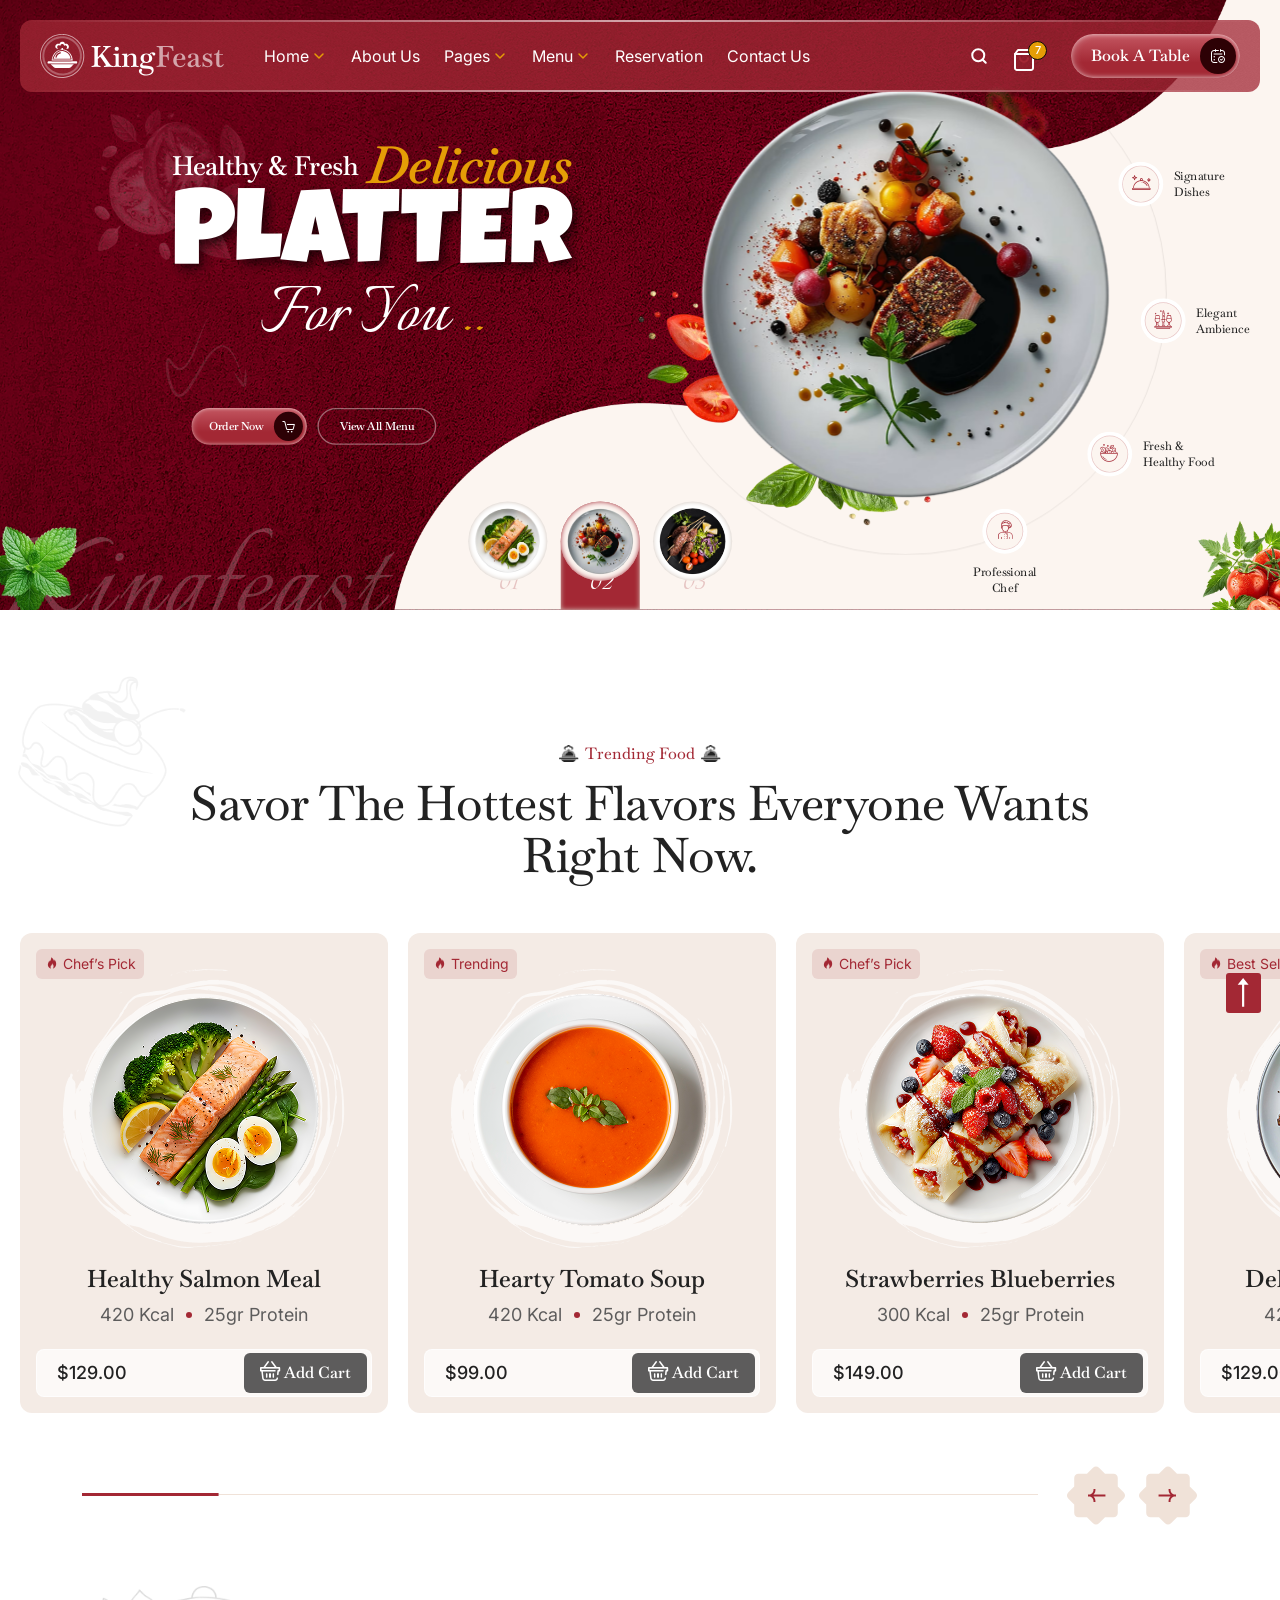
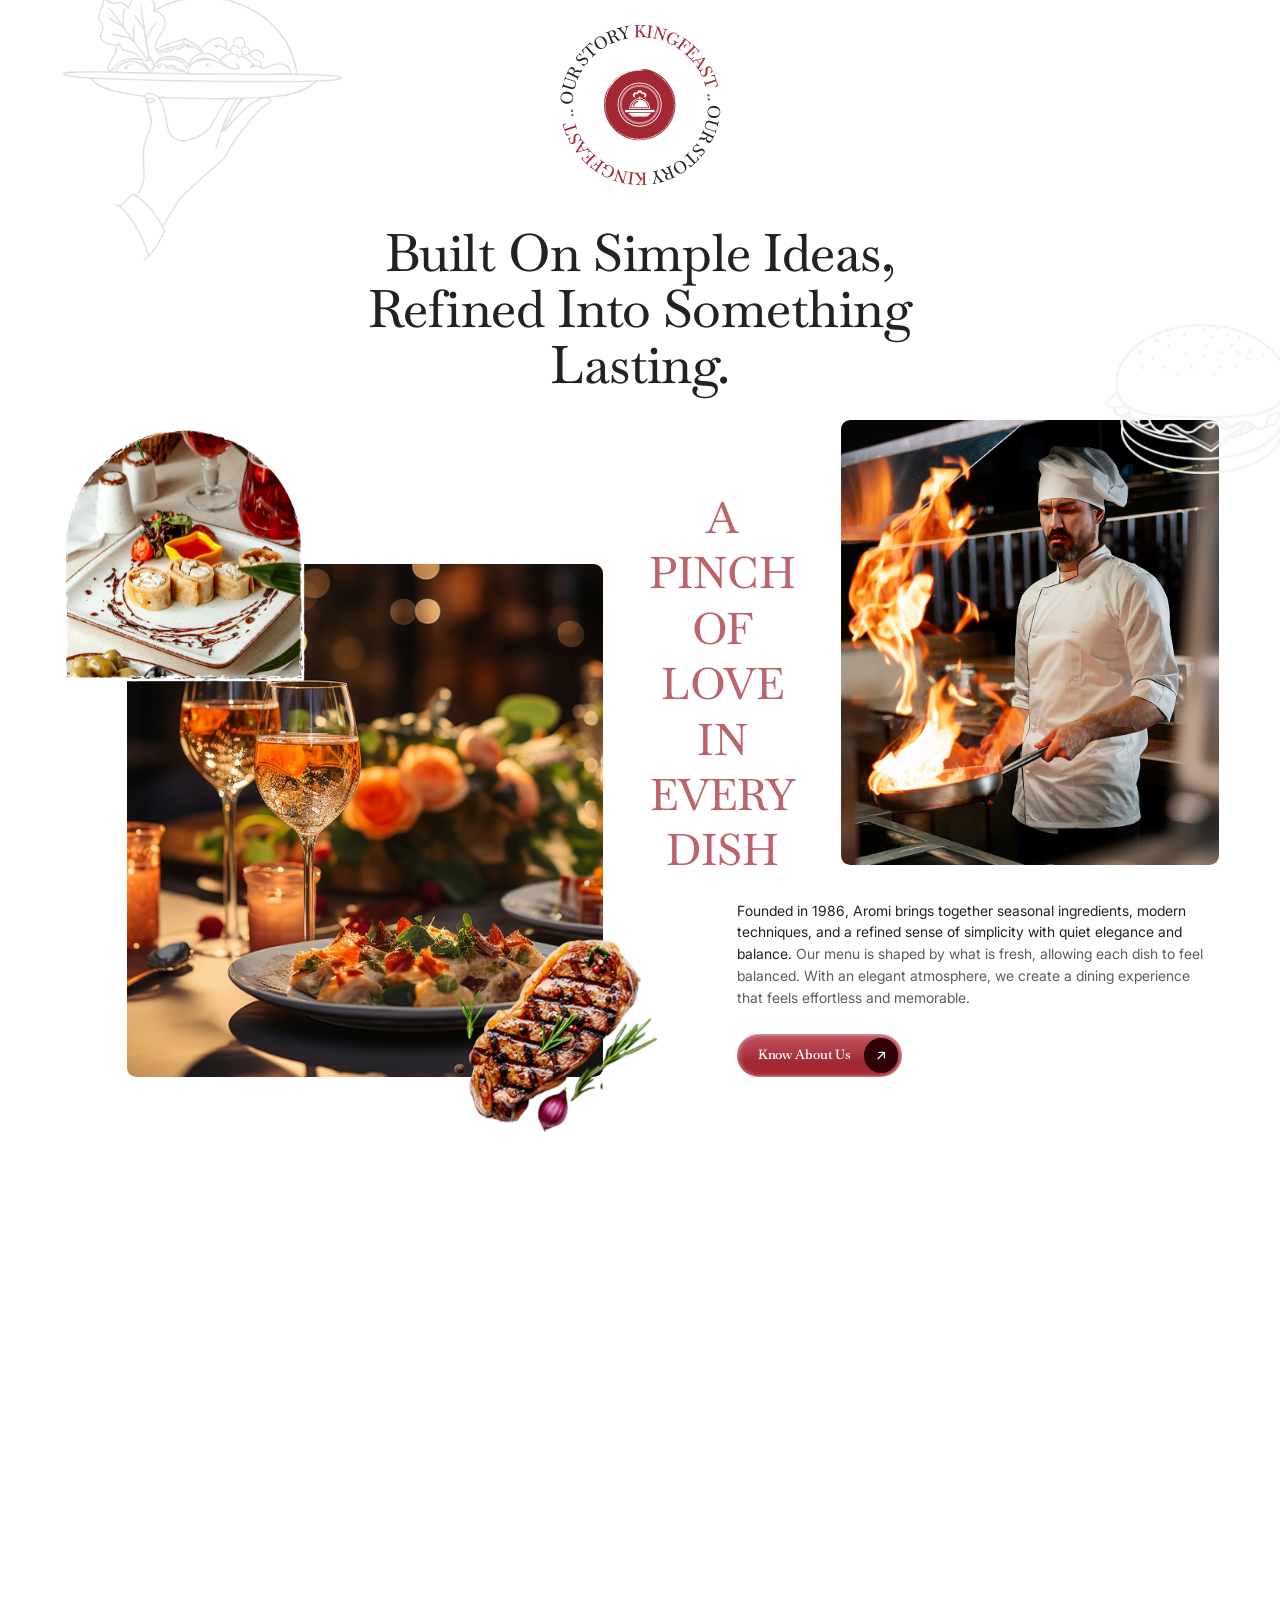
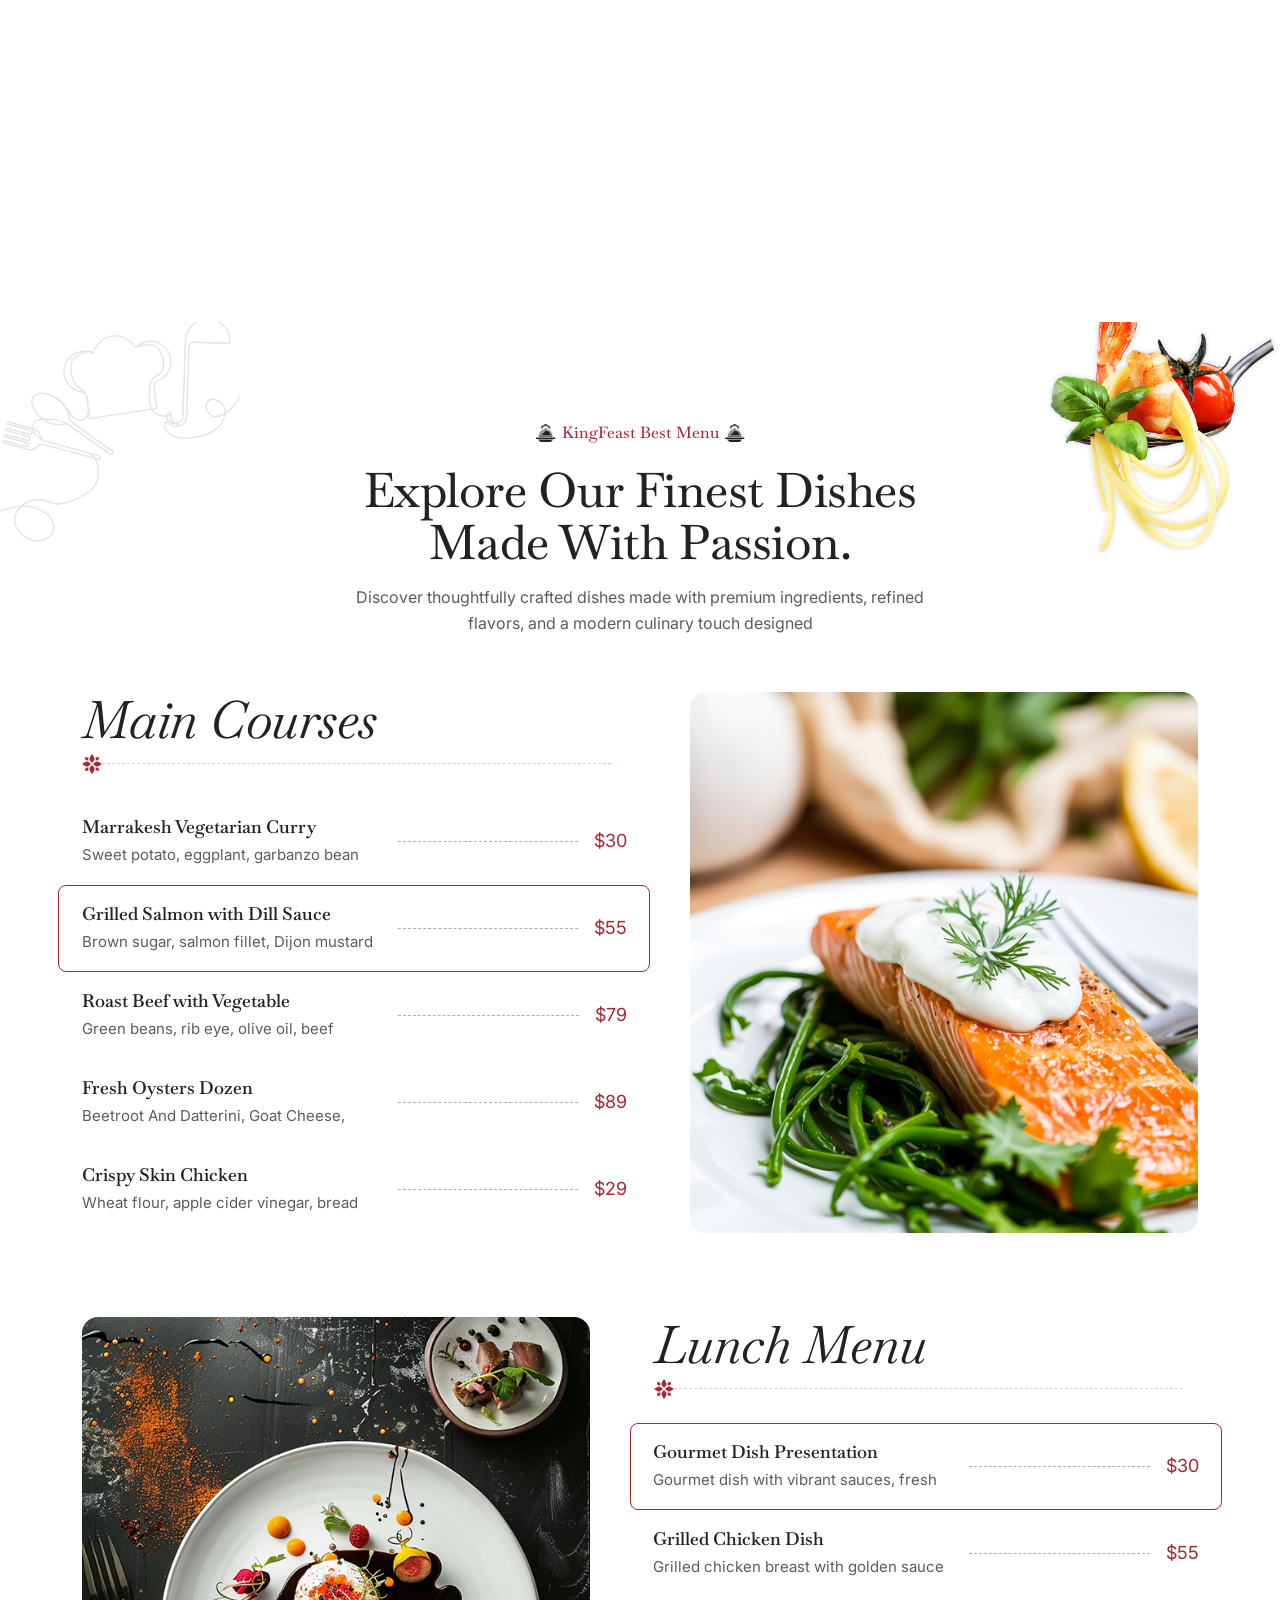
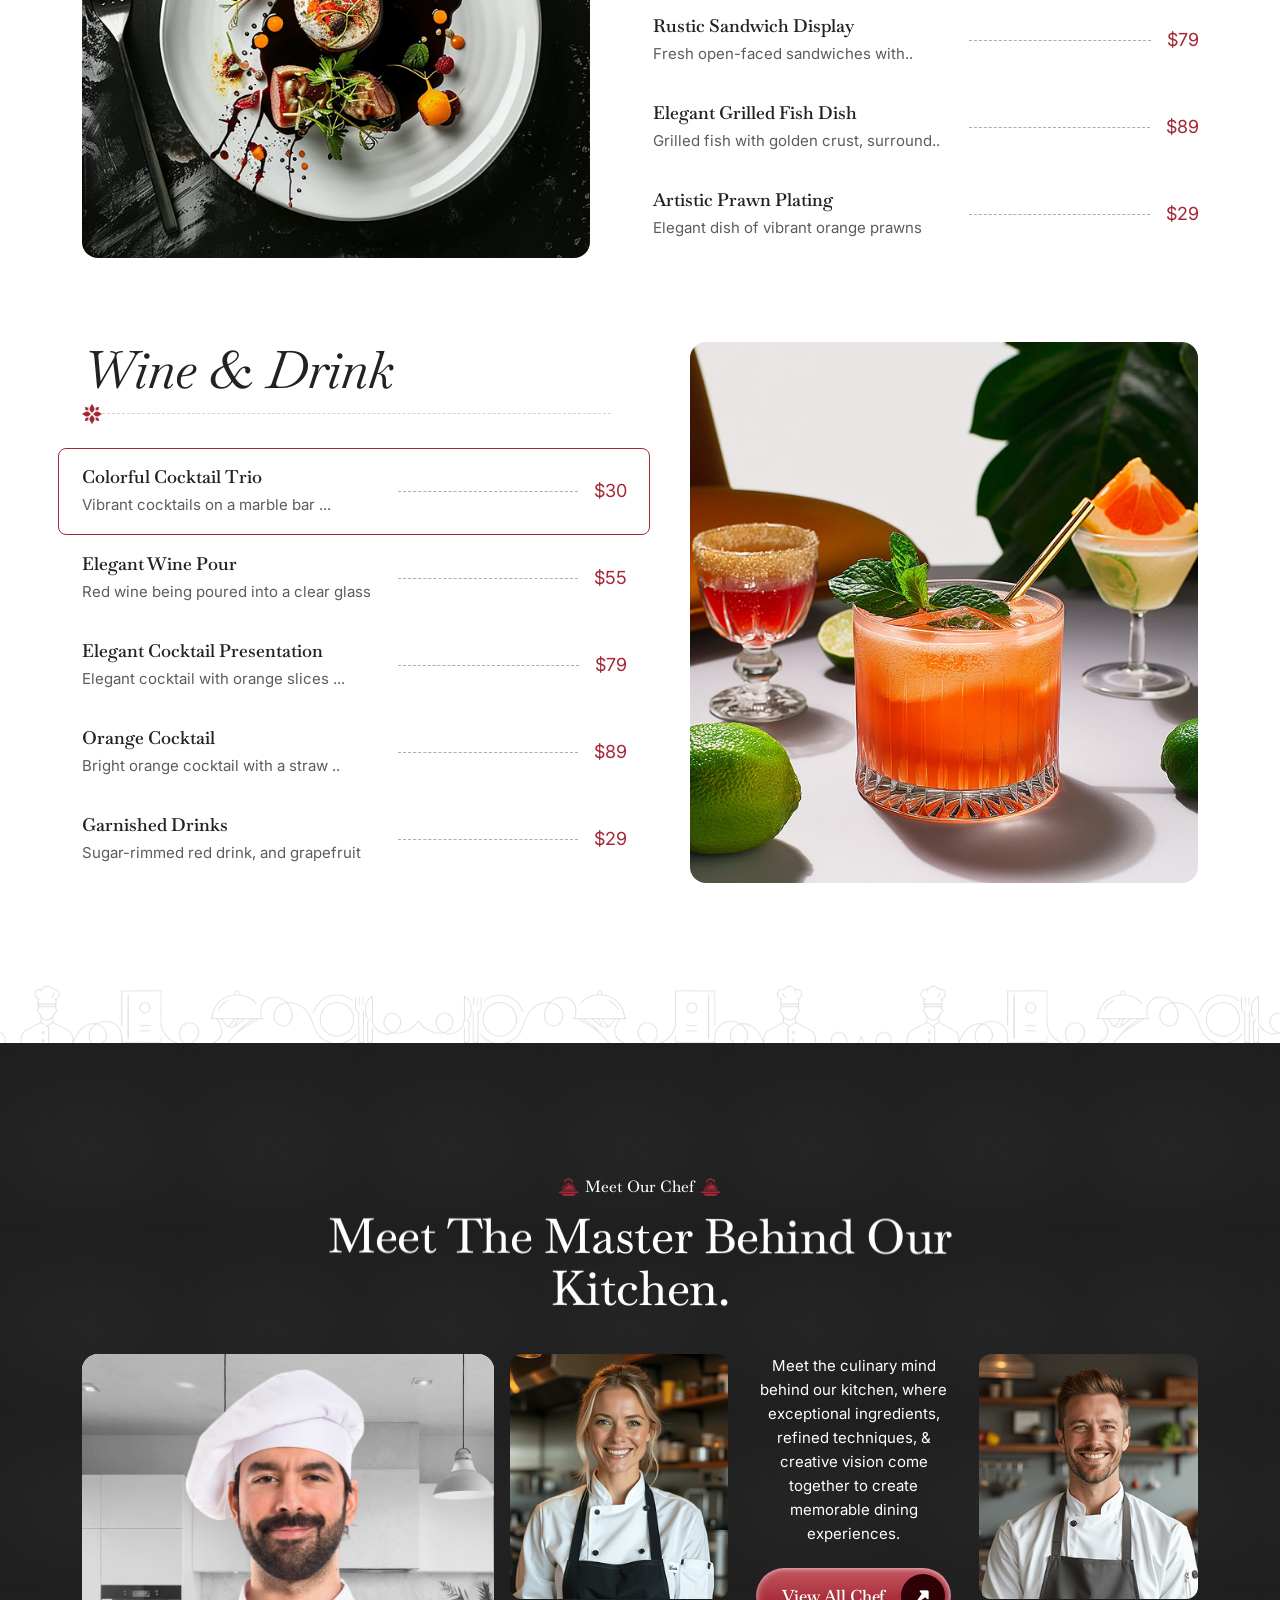
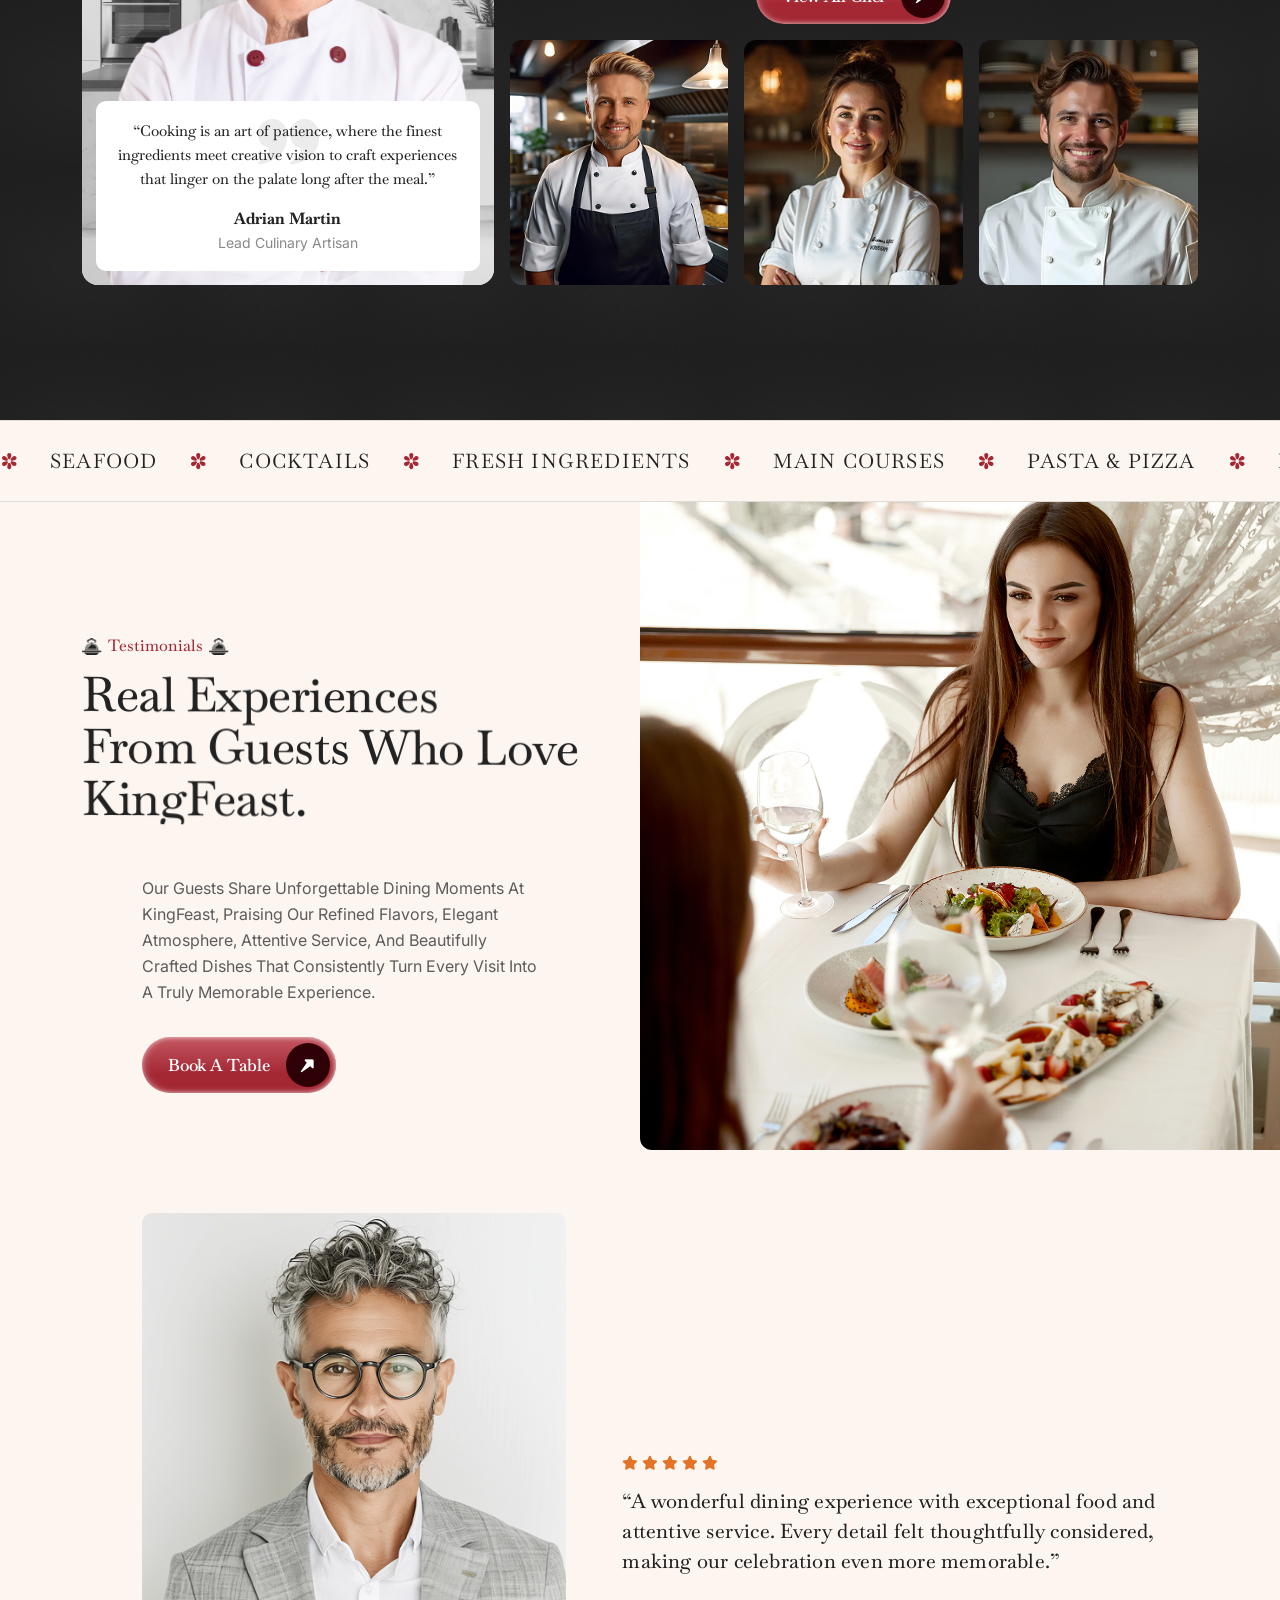
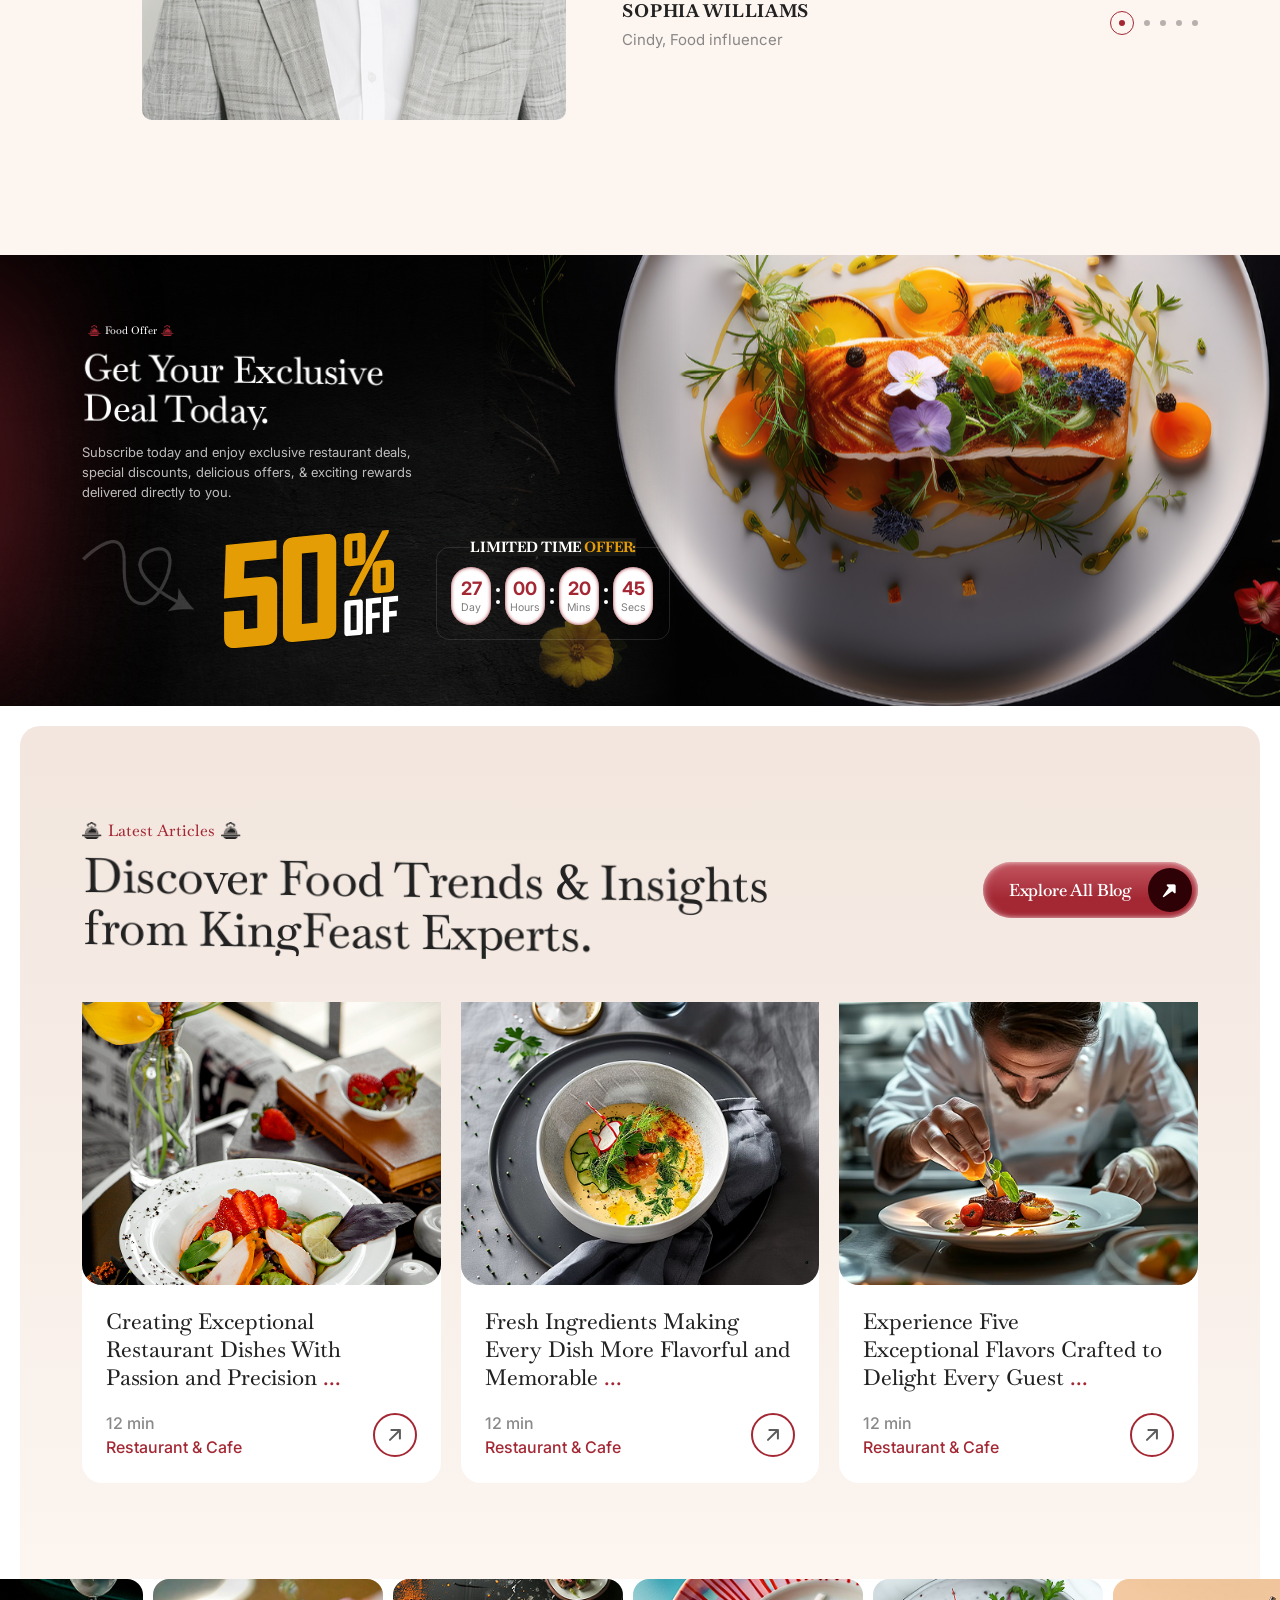
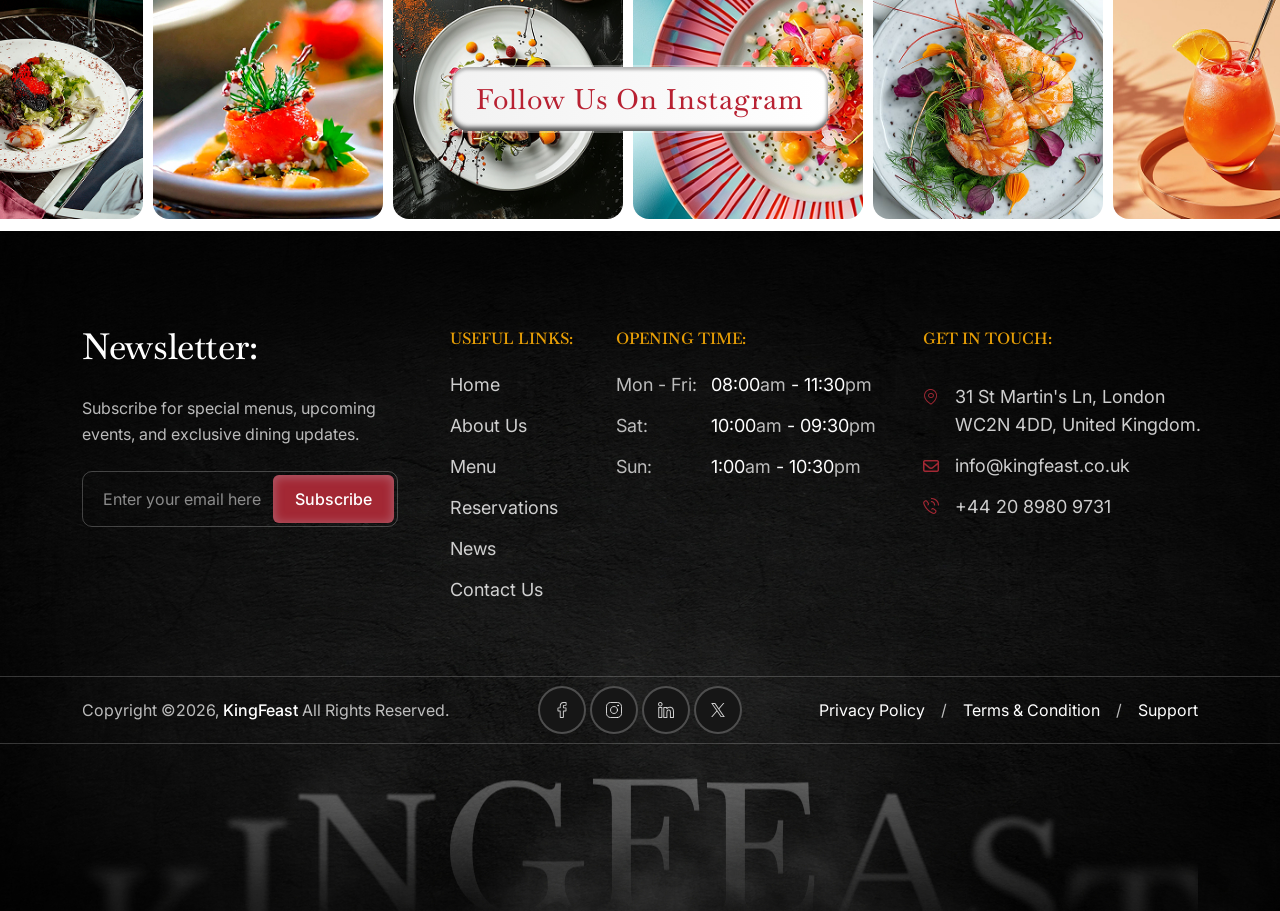
<file: index-3.html>
<!Doctype html>
<html class="no-js" lang="zxx">
    
    <head>
        <meta charset="utf-8">
        <meta http-equiv="x-ua-compatible" content="ie=edge">
        <title>KingFeast - Restaurant WordPress Theme</title>
        <meta name="description" content="">
        <meta name="viewport" content="width=device-width, initial-scale=1">
		<link rel="shortcut icon" type="image/x-icon" href="assets/img/favicon.png">
        <!-- Place favicon.ico in the root directory -->


		<!-- all-CSS-link-here -->
        <link rel="stylesheet" href="assets/css/bootstrap.min.css">
        <link rel="stylesheet" href="assets/css/swiper-bundle.min.css">
        <link rel="stylesheet" href="assets/css/all.min.css">
        <link rel="stylesheet" href="assets/css/odometer.min.css">
        <link rel="stylesheet" href="assets/css/nice-select.css">
        <link rel="stylesheet" href="assets/css/animate.css">
        <link rel="stylesheet" href="assets/css/magnific-popup.css">
        <link rel="stylesheet" href="assets/css/nice-select.css">
        <link rel="stylesheet" href="assets/css/flaticon_kingfeast.css">
        <link rel="stylesheet" href="assets/css/main.css">
    </head>

    <body class="kf-home-3" >

            
        <div class="kf-home-3-wrapper ">

            <!-- start preloader -->
            <div class="kf-preloader-1" role="status" aria-label="Loading KingFeast">

                <!-- top -->
                <div class="kf-preloader-1-top">
                    <div class="kf-preloader-1-logo wa-img-contain">
                        <img src="assets/img/logo/logo-1.svg" alt="KingFeast">
                    </div>
                    <p class="kf-preloader-1-label">Preparing your table</p>
                </div>

                <!-- photos, they keep changing while the page loads -->
                <div class="kf-preloader-1-frame wa-fix">
                    <div class="kf-preloader-1-item wa-img-cover wa-fix">
                        <img src="assets/img/categories/c1-img-1.jpg" alt="">
                    </div>
                    <div class="kf-preloader-1-item wa-img-cover wa-fix">
                        <img src="assets/img/choose/c1-img-1.jpg" alt="">
                    </div>
                    <div class="kf-preloader-1-item wa-img-cover wa-fix">
                        <img src="assets/img/categories/c1-img-3.jpg" alt="">
                    </div>
                    <div class="kf-preloader-1-item wa-img-cover wa-fix">
                        <img src="assets/img/choose/c1-img-4.jpg" alt="">
                    </div>
                    <div class="kf-preloader-1-item wa-img-cover wa-fix">
                        <img src="assets/img/choose/c1-img-3.jpg" alt="">
                    </div>
                    <div class="kf-preloader-1-item wa-img-cover wa-fix">
                        <img src="assets/img/categories/c1-img-4.jpg" alt="">
                    </div>
                    <div class="kf-preloader-1-item wa-img-cover wa-fix">
                        <img src="assets/img/choose/c1-img-6.jpg" alt="">
                    </div>
                    <div class="kf-preloader-1-item wa-img-cover wa-fix">
                        <img src="assets/img/choose/c1-img-5.jpg" alt="">
                    </div>
                </div>

                <!-- bottom -->
                <div class="kf-preloader-1-bottom">
                    <div class="kf-preloader-1-counter">
                        <span class="kf-preloader-1-count">0</span>
                        <span class="kf-preloader-1-percent">%</span>
                    </div>
                </div>

            </div>
            <!-- end preloader -->


            <!-- header-start -->
            <header class="kf-header-3-area">
                <div class="kf-header-3-bar" data-background="assets/img/menu/m1-bg-noise.png">
                    <div class="kf-header-3-flex">

                        <!-- logo -->
                        <div class="kf-header-3-logo wa-img-contain">
                            <a href="index-3.html">
                                <img src="assets/img/logo/logo-3.svg" alt="KingFeast">
                            </a>
                        </div>

                        <!-- menu -->
                        <div class="kf-header-1-menu d-xl-block d-none">
                            <nav class="kf-main-navigation">
                                <ul id="main-nav" class="nav navbar-nav">

                                    <li class="dropdown active">
                                        <a href="#">
                                            Home
                                            <span class="menu-arrow"><svg width="16" height="16" viewBox="0 0 16 16" fill="none" aria-hidden="true"><path d="M4 6L8 10L12 6" stroke="currentColor" stroke-width="1.5" stroke-linecap="round" stroke-linejoin="round"/></svg></span>
                                        </a>
                                        <ul class="dropdown-menu clearfix">
                                            <li><a href="index.html">Home One</a></li>
                                            <li><a href="index-2.html">Home Two</a></li>
                                            <li><a href="index-3.html">Home Three</a></li>
                                        </ul>
                                    </li>

                                    <li>
                                        <a href="about-us.html">About Us</a>
                                    </li>

                                    <li class="dropdown">
                                        <a href="#">
                                            Pages
                                            <span class="menu-arrow"><svg width="16" height="16" viewBox="0 0 16 16" fill="none" aria-hidden="true"><path d="M4 6L8 10L12 6" stroke="currentColor" stroke-width="1.5" stroke-linecap="round" stroke-linejoin="round"/></svg></span>
                                        </a>
                                        <ul class="dropdown-menu clearfix">
                                            <li><a href="team.html">Our Team</a></li>
                                            <li><a href="gallery.html">Gallery</a></li>
                                            <li><a href="testimonial.html">Testimonial</a></li>
                                            <li><a href="faqs.html">FAQs</a></li>
                                            <li><a href="404.html">404</a></li>
                                        </ul>
                                    </li>

                                    <li class="dropdown">
                                        <a href="#">
                                            Menu
                                            <span class="menu-arrow"><svg width="16" height="16" viewBox="0 0 16 16" fill="none" aria-hidden="true"><path d="M4 6L8 10L12 6" stroke="currentColor" stroke-width="1.5" stroke-linecap="round" stroke-linejoin="round"/></svg></span>
                                        </a>
                                        <ul class="dropdown-menu clearfix">
                                            <li><a href="menu.html">Menu Grid</a></li>
                                            <li><a href="menu-list.html">Menu List</a></li>
                                            <li><a href="menu-details.html">Menu Details</a></li>
                                        </ul>
                                    </li>

                                    <li>
                                        <a href="reservation.html">Reservation</a>
                                    </li>

                                    <li>
                                        <a href="contact-us.html">Contact Us</a>
                                    </li>

                                </ul>
                            </nav>
                        </div>

                        <!-- action-link -->
                        <div class="kf-header-1-action-link">

                            <!-- search-btn -->
                            <button type="button" class="kf-search-btn-1 search_btn_toggle" aria-label="Search">
                                <svg width="18" height="18" viewBox="0 0 18 18" fill="none" aria-hidden="true"><path d="M14.25 8.25C14.25 11.5637 11.5637 14.25 8.25 14.25C4.93629 14.25 2.25 11.5637 2.25 8.25C2.25 4.93629 4.93629 2.25 8.25 2.25C11.5637 2.25 14.25 4.93629 14.25 8.25Z" stroke="currentColor" stroke-width="2" stroke-linecap="round" stroke-linejoin="round"/><path d="M15.75 15.75L12.4875 12.4875" stroke="currentColor" stroke-width="2" stroke-linecap="round" stroke-linejoin="round"/></svg>
                                <span class="text">Search anything...</span>
                            </button>

                            <!-- cart-btn -->
                            <a href="#" class="kf-cart-btn-1" aria-label="Cart">
                                <svg width="24" height="24" viewBox="0 0 24 24" fill="none" aria-hidden="true"><path d="M6 2L3 6V20C3 20.5304 3.21071 21.0391 3.58579 21.4142C3.96086 21.7893 4.46957 22 5 22H19C19.5304 22 20.0391 21.7893 20.4142 21.4142C20.7893 21.0391 21 20.5304 21 20V6L18 2H6Z" stroke="currentColor" stroke-width="2" stroke-linecap="round" stroke-linejoin="round"/><path d="M3 6H21" stroke="currentColor" stroke-width="2" stroke-linecap="round" stroke-linejoin="round"/><path class="smile" d="M16 10C16 11.0609 15.5786 12.0783 14.8284 12.8284C14.0783 13.5786 13.0609 14 12 14C10.9391 14 9.92172 13.5786 9.17157 12.8284C8.42143 12.0783 8 11.0609 8 10" stroke-width="2" stroke-linecap="round" stroke-linejoin="round"/></svg>
                                <span class="count">7</span>
                            </a>

                            <!-- book-btn -->
                            <a href="#" class="kf-header-3-button">
                                <span class="text">Book A Table</span>
                                <span class="icon"><svg width="16" height="16" viewBox="0 0 16 16" fill="none" aria-hidden="true"><path d="M5.5 1C5.77615 1 6 1.22386 6 1.5V2H8.5C8.77615 2 9 2.22386 9 2.5C9 2.77614 8.77615 3 8.5 3H6V3.5C6 3.77614 5.77615 4 5.5 4C5.22385 4 5 3.77614 5 3.5V3H4C2.89543 3 2 3.89543 2 5V12C2 13.1046 2.89543 14 4 14H7C7.27615 14 7.5 14.2239 7.5 14.5C7.5 14.7761 7.27615 15 7 15H4C2.34315 15 1 13.6568 1 12V5C1 3.34314 2.34315 2 4 2H5V1.5C5 1.22386 5.22385 1 5.5 1ZM10.5 1C10.7761 1 11 1.22386 11 1.5V2H12C13.6568 2 15 3.34314 15 5V7C15 7.27615 14.7761 7.5 14.5 7.5C14.2239 7.5 14 7.27615 14 7V5C14 3.89543 13.1046 3 12 3H11V3.5C11 3.77614 10.7761 4 10.5 4C10.2239 4 10 3.77614 10 3.5V1.5C10 1.22386 10.2239 1 10.5 1ZM4 5.5C3.72386 5.5 3.5 5.72385 3.5 6C3.5 6.27615 3.72386 6.5 4 6.5H12C12.2761 6.5 12.5 6.27615 12.5 6C12.5 5.72385 12.2761 5.5 12 5.5H4ZM12.8535 11.3535L11.6035 12.6035C11.4083 12.7988 11.0917 12.7988 10.8965 12.6035L10.1465 11.8535C9.9512 11.6583 9.9512 11.3417 10.1465 11.1465C10.3417 10.9512 10.6583 10.9512 10.8535 11.1465L11.25 11.5429L12.1465 10.6465C12.3417 10.4512 12.6583 10.4512 12.8535 10.6465C13.0488 10.8417 13.0488 11.1583 12.8535 11.3535ZM5 8.75C5 9.1642 4.66422 9.5 4.25 9.5C3.83578 9.5 3.5 9.1642 3.5 8.75C3.5 8.3358 3.83578 8 4.25 8C4.66422 8 5 8.3358 5 8.75ZM4.25 12.5C4.66422 12.5 5 12.1642 5 11.75C5 11.3358 4.66422 11 4.25 11C3.83578 11 3.5 11.3358 3.5 11.75C3.5 12.1642 3.83578 12.5 4.25 12.5ZM9 11.5C9 10.1193 10.1193 9 11.5 9C12.8807 9 14 10.1193 14 11.5C14 12.8807 12.8807 14 11.5 14C10.1193 14 9 12.8807 9 11.5ZM11.5 8C9.567 8 8 9.567 8 11.5C8 13.433 9.567 15 11.5 15C13.433 15 15 13.433 15 11.5C15 9.567 13.433 8 11.5 8Z" fill-rule="evenodd" clip-rule="evenodd" fill="currentColor"/></svg></span>
                            </a>

                            <!-- offcanvas-btn -->
                            <button type="button" class="kf-offcanvas-btn-1 offcanvas_toggle" aria-label="Open menu">
                                <i class="fa-solid fa-bars"></i>
                            </button>
                        </div>

                    </div>
                </div>

            </header>
            <!-- header-end -->

            <!-- hero-start -->
            <section class="kf-hero-3-area">

                <!-- bg: black, the red noise picture at 60% over it -->
                <div class="kf-hero-3-bg wa-img-cover wa-fix">
                    <img src="assets/img/hero/h3-clr-nosie.png" alt="">
                </div>

                <!-- behind the cream shape: the faint big name and the mint leaves -->
                <div class="kf-hero-3-stage kf-hero-3-stage-left kf-hero-3-deco" aria-hidden="true">
                    <p class="kf-hero-3-big-title">Kingfeast</p>
                    <div class="kf-hero-3-leaf wa-img-contain">
                        <img src="assets/img/hero/h3-bg-img.png" alt="">
                    </div>
                </div>

                <!-- tomato, it mixes with the red by luminosity so it stays out of the scaled stages -->
                <div class="kf-hero-3-tomato kf-hero-3-deco wa-img-contain" aria-hidden="true">
                    <img src="assets/img/hero/h3-bg-img-2.png" alt="">
                </div>

                <!-- cream shape -->
                <div class="kf-hero-3-stage kf-hero-3-stage-right kf-hero-3-deco" aria-hidden="true">
                    <div class="kf-hero-3-shape wa-img-cover wa-fix">
                        <img src="assets/img/hero/bg-shape.png" alt="">
                    </div>
                </div>

                <!-- slider -->
                <div class="kf-hero-3-slider ">
                    <div class="swiper-wrapper">

                        <!-- slide-1 -->
                        <div class="swiper-slide">
                            <div class="kf-hero-3-item">

                                <!-- text + buttons -->
                                <div class="kf-hero-3-stage kf-hero-3-stage-left">
                                    <div class="kf-hero-3-arrow wa-img-contain">
                                        <img src="assets/img/hero/h3-arrow-shape.png" alt="">
                                    </div>
                                    <div class="kf-hero-3-content">
                                        <h2 class="kf-hero-3-title">
                                            <span class="kf-hero-3-title-sub">
                                                <span class="kf-hero-3-title-fresh">Healthy &amp; Fresh</span>
                                                <span class="kf-hero-3-title-accent">Delicious</span>
                                            </span>
                                            <span class="kf-hero-3-title-name">Platter</span>
                                            <span class="kf-hero-3-title-script">For You <span class="dots">..</span></span>
                                        </h2>
                                    </div>
                                    <div class="kf-hero-3-btns">
                                        <a href="#" class="kf-pr-btn-3">
                                            <span class="text">Order Now</span>
                                            <span class="icon"><i class="flaticon-shopping-cart-1 flaticon"></i></span>
                                        </a>
                                        <a href="#" class="kf-sd-btn-3">View All Menu</a>
                                    </div>
                                </div>

                                <!-- plate + the things round it -->
                                <div class="kf-hero-3-stage kf-hero-3-stage-right kf-hero-3-stage-plate">
                                    <div class="kf-hero-3-pepper wa-img-cover wa-fix">
                                        <img src="assets/img/hero/h3-slider-bg-img-2.png" alt="">
                                    </div>
                                    <div class="kf-hero-3-slice wa-img-cover wa-fix">
                                        <img src="assets/img/hero/h3-slider-bg-img-1.png" alt="">
                                    </div>
                                    <div class="kf-hero-3-ring"></div>
                                    <div class="kf-hero-3-card kf-hero-3-card-1">
                                        <span class="kf-hero-3-card-icon"><span class="in"><i class="flaticon-tray flaticon"></i></span></span>
                                        <p class="kf-hero-3-card-text">Signature<br>Dishes</p>
                                    </div>
                                    <div class="kf-hero-3-card kf-hero-3-card-2">
                                        <span class="kf-hero-3-card-icon"><span class="in"><i class="flaticon-dinner flaticon"></i></span></span>
                                        <p class="kf-hero-3-card-text">Elegant<br>Ambience</p>
                                    </div>
                                    <div class="kf-hero-3-card kf-hero-3-card-3">
                                        <span class="kf-hero-3-card-icon"><span class="in"><i class="flaticon-salad flaticon"></i></span></span>
                                        <p class="kf-hero-3-card-text">Fresh &amp;<br>Healthy Food</p>
                                    </div>
                                    <div class="kf-hero-3-card kf-hero-3-card-4">
                                        <span class="kf-hero-3-card-icon"><span class="in"><i class="flaticon-chef flaticon"></i></span></span>
                                        <p class="kf-hero-3-card-text">Professional<br>Chef</p>
                                    </div>
                                    <div class="kf-hero-3-plate wa-img-contain">
                                        <img src="assets/img/hero/h3-img-3.png" alt="">
                                    </div>
                                </div>

                            </div>
                        </div>

                        <!-- slide-2 -->
                        <div class="swiper-slide">
                            <div class="kf-hero-3-item">

                                <!-- text + buttons -->
                                <div class="kf-hero-3-stage kf-hero-3-stage-left">
                                    <div class="kf-hero-3-arrow wa-img-contain">
                                        <img src="assets/img/hero/h3-arrow-shape.png" alt="">
                                    </div>
                                    <div class="kf-hero-3-content">
                                        <h2 class="kf-hero-3-title">
                                            <span class="kf-hero-3-title-sub">
                                                <span class="kf-hero-3-title-fresh">Healthy &amp; Fresh</span>
                                                <span class="kf-hero-3-title-accent">Delicious</span>
                                            </span>
                                            <span class="kf-hero-3-title-name">Platter</span>
                                            <span class="kf-hero-3-title-script">For You <span class="dots">..</span></span>
                                        </h2>
                                    </div>
                                    <div class="kf-hero-3-btns">
                                        <a href="#" class="kf-pr-btn-3">
                                            <span class="text">Order Now</span>
                                            <span class="icon"><i class="flaticon-shopping-cart-1 flaticon"></i></span>
                                        </a>
                                        <a href="#" class="kf-sd-btn-3">View All Menu</a>
                                    </div>
                                </div>

                                <!-- plate + the things round it -->
                                <div class="kf-hero-3-stage kf-hero-3-stage-right kf-hero-3-stage-plate">
                                    <div class="kf-hero-3-pepper wa-img-cover wa-fix">
                                        <img src="assets/img/hero/h3-slider-bg-img-2.png" alt="">
                                    </div>
                                    <div class="kf-hero-3-slice wa-img-cover wa-fix">
                                        <img src="assets/img/hero/h3-slider-bg-img-1.png" alt="">
                                    </div>
                                    <div class="kf-hero-3-ring"></div>
                                    <div class="kf-hero-3-card kf-hero-3-card-1">
                                        <span class="kf-hero-3-card-icon"><span class="in"><i class="flaticon-tray flaticon"></i></span></span>
                                        <p class="kf-hero-3-card-text">Signature<br>Dishes</p>
                                    </div>
                                    <div class="kf-hero-3-card kf-hero-3-card-2">
                                        <span class="kf-hero-3-card-icon"><span class="in"><i class="flaticon-dinner flaticon"></i></span></span>
                                        <p class="kf-hero-3-card-text">Elegant<br>Ambience</p>
                                    </div>
                                    <div class="kf-hero-3-card kf-hero-3-card-3">
                                        <span class="kf-hero-3-card-icon"><span class="in"><i class="flaticon-salad flaticon"></i></span></span>
                                        <p class="kf-hero-3-card-text">Fresh &amp;<br>Healthy Food</p>
                                    </div>
                                    <div class="kf-hero-3-card kf-hero-3-card-4">
                                        <span class="kf-hero-3-card-icon"><span class="in"><i class="flaticon-chef flaticon"></i></span></span>
                                        <p class="kf-hero-3-card-text">Professional<br>Chef</p>
                                    </div>
                                    <div class="kf-hero-3-plate wa-img-contain">
                                        <img src="assets/img/hero/h3-img-1.png" alt="">
                                    </div>
                                </div>

                            </div>
                        </div>

                        <!-- slide-3 -->
                        <div class="swiper-slide">
                            <div class="kf-hero-3-item">

                                <!-- text + buttons -->
                                <div class="kf-hero-3-stage kf-hero-3-stage-left">
                                    <div class="kf-hero-3-arrow wa-img-contain">
                                        <img src="assets/img/hero/h3-arrow-shape.png" alt="">
                                    </div>
                                    <div class="kf-hero-3-content">
                                        <h2 class="kf-hero-3-title">
                                            <span class="kf-hero-3-title-sub">
                                                <span class="kf-hero-3-title-fresh">Healthy &amp; Fresh</span>
                                                <span class="kf-hero-3-title-accent">Delicious</span>
                                            </span>
                                            <span class="kf-hero-3-title-name">Platter</span>
                                            <span class="kf-hero-3-title-script">For You <span class="dots">..</span></span>
                                        </h2>
                                    </div>
                                    <div class="kf-hero-3-btns">
                                        <a href="#" class="kf-pr-btn-3">
                                            <span class="text">Order Now</span>
                                            <span class="icon"><i class="flaticon-shopping-cart-1 flaticon"></i></span>
                                        </a>
                                        <a href="#" class="kf-sd-btn-3">View All Menu</a>
                                    </div>
                                </div>

                                <!-- plate + the things round it -->
                                <div class="kf-hero-3-stage kf-hero-3-stage-right kf-hero-3-stage-plate">
                                    <div class="kf-hero-3-pepper wa-img-cover wa-fix">
                                        <img src="assets/img/hero/h3-slider-bg-img-2.png" alt="">
                                    </div>
                                    <div class="kf-hero-3-slice wa-img-cover wa-fix">
                                        <img src="assets/img/hero/h3-slider-bg-img-1.png" alt="">
                                    </div>
                                    <div class="kf-hero-3-ring"></div>
                                    <div class="kf-hero-3-card kf-hero-3-card-1">
                                        <span class="kf-hero-3-card-icon"><span class="in"><i class="flaticon-tray flaticon"></i></span></span>
                                        <p class="kf-hero-3-card-text">Signature<br>Dishes</p>
                                    </div>
                                    <div class="kf-hero-3-card kf-hero-3-card-2">
                                        <span class="kf-hero-3-card-icon"><span class="in"><i class="flaticon-dinner flaticon"></i></span></span>
                                        <p class="kf-hero-3-card-text">Elegant<br>Ambience</p>
                                    </div>
                                    <div class="kf-hero-3-card kf-hero-3-card-3">
                                        <span class="kf-hero-3-card-icon"><span class="in"><i class="flaticon-salad flaticon"></i></span></span>
                                        <p class="kf-hero-3-card-text">Fresh &amp;<br>Healthy Food</p>
                                    </div>
                                    <div class="kf-hero-3-card kf-hero-3-card-4">
                                        <span class="kf-hero-3-card-icon"><span class="in"><i class="flaticon-chef flaticon"></i></span></span>
                                        <p class="kf-hero-3-card-text">Professional<br>Chef</p>
                                    </div>
                                    <div class="kf-hero-3-plate wa-img-contain">
                                        <img src="assets/img/hero/h3-img-2.png" alt="">
                                    </div>
                                </div>

                            </div>
                        </div>
                    </div>
                </div>

                <!-- the round photos under the plate, they lead the slider -->
                <div class="kf-hero-3-stage kf-hero-3-stage-right kf-hero-3-stage-thumbs">
                    <div class="kf-hero-3-thumbs">
                    <div class="kf-hero-3-thumb" role="button" tabindex="0" aria-label="Show plate 1">
                        <span class="kf-hero-3-thumb-card"></span>
                        <span class="kf-hero-3-thumb-num">01</span>
                        <span class="kf-hero-3-thumb-circle">
                            <span class="kf-hero-3-thumb-img wa-img-cover wa-fix">
                                <img src="assets/img/hero/h3-img-3.png" alt="">
                            </span>
                        </span>
                    </div>
                    <div class="kf-hero-3-thumb is-active" role="button" tabindex="0" aria-label="Show plate 2">
                        <span class="kf-hero-3-thumb-card"></span>
                        <span class="kf-hero-3-thumb-num">02</span>
                        <span class="kf-hero-3-thumb-circle">
                            <span class="kf-hero-3-thumb-img wa-img-cover wa-fix">
                                <img src="assets/img/hero/h3-img-1.png" alt="">
                            </span>
                        </span>
                    </div>
                    <div class="kf-hero-3-thumb" role="button" tabindex="0" aria-label="Show plate 3">
                        <span class="kf-hero-3-thumb-card"></span>
                        <span class="kf-hero-3-thumb-num">03</span>
                        <span class="kf-hero-3-thumb-circle">
                            <span class="kf-hero-3-thumb-img wa-img-cover wa-fix">
                                <img src="assets/img/hero/h3-img-2.png" alt="">
                            </span>
                        </span>
                    </div>
                    </div>
                </div>

                <!-- tomatoes on the lower right corner -->
                <div class="kf-hero-3-stage kf-hero-3-stage-right kf-hero-3-stage-top kf-hero-3-deco" aria-hidden="true">
                    <div class="kf-hero-3-corner wa-img-contain">
                        <img src="assets/img/hero/h3-bg-img-3.png" alt="">
                    </div>
                </div>

            </section>
            <!-- hero-end -->

            <!-- products-start -->
            <section class="kf-products-1-area pt-135 ">


                <!-- shape -->
                <div class="kf-products-1-shape wa-img-cover wa-fix">
                    <img src="assets/img/products/p1-bg-vector.png" alt="">
                </div>

                <!-- title -->
                <div class="container kf-container-1">
                    <div class="kf-products-1-sec-title">
                        <div class="kf-subtitle-1">
                            <div class="kf-subtitle-1-icon">
                                <img src="assets/img/vector/subtitle-1-Icon.png" alt="">
                            </div>
                            <p class="kf-subtitle-1-text">Trending Food</p>
                            <div class="kf-subtitle-1-icon">
                                <img src="assets/img/vector/subtitle-1-Icon.png" alt="">
                            </div>
                        </div>
                        <h2 class="kf-sec-title-1 wa_text_effect">Savor the hottest flavors everyone wants right now.</h2>
                    </div>
                </div>

                <!-- slider -->
                <div class="kf-products-1-slider swiper">
                    <div class="swiper-wrapper">

                        <div class="swiper-slide">
                            <div class="kf-products-1-card">
                                <div class="kf-products-1-card-tag">
                                    <i class="flaticon-hot-sale"></i>
                                    <span>Chef’s Pick</span>
                                </div>
                                <div class="kf-products-1-card-img">
                                    <div class="kf-products-1-card-ring" data-mask-image="assets/img/products/p1-img-ring.png"></div>
                                    <div class="kf-products-1-card-dish wa-img-cover wa-fix">
                                        <img src="assets/img/products/p1-img-1.png" alt="Healthy Salmon Meal">
                                    </div>
                                </div>
                                <div class="kf-products-1-card-content">
                                    <h5 class="kf-h-1 title"><a href="#">Healthy Salmon Meal</a></h5>
                                    <div class="kf-products-1-card-meta">
                                        <p class="kf-p-1">420 Kcal</p>
                                        <span class="dot"></span>
                                        <p class="kf-p-1">25gr Protein</p>
                                    </div>
                                </div>
                                <div class="kf-products-1-card-buy">
                                    <p class="kf-p-1 price">$129.00</p>
                                    <a href="#" class="kf-products-1-card-cart">
                                        <i class="flaticon-shopping-cart"></i>
                                        <span>Add Cart</span>
                                    </a>
                                </div>
                            </div>
                        </div>

                        <div class="swiper-slide">
                            <div class="kf-products-1-card">
                                <div class="kf-products-1-card-tag">
                                    <i class="flaticon-hot-sale"></i>
                                    <span>Trending</span>
                                </div>
                                <div class="kf-products-1-card-img">
                                    <div class="kf-products-1-card-ring" data-mask-image="assets/img/products/p1-img-ring.png"></div>
                                    <div class="kf-products-1-card-dish wa-img-cover wa-fix">
                                        <img src="assets/img/products/p1-img-2.png" alt="Hearty Tomato Soup">
                                    </div>
                                </div>
                                <div class="kf-products-1-card-content">
                                    <h5 class="kf-h-1 title"><a href="#">Hearty Tomato Soup</a></h5>
                                    <div class="kf-products-1-card-meta">
                                        <p class="kf-p-1">420 Kcal</p>
                                        <span class="dot"></span>
                                        <p class="kf-p-1">25gr Protein</p>
                                    </div>
                                </div>
                                <div class="kf-products-1-card-buy">
                                    <p class="kf-p-1 price">$99.00</p>
                                    <a href="#" class="kf-products-1-card-cart">
                                        <i class="flaticon-shopping-cart"></i>
                                        <span>Add Cart</span>
                                    </a>
                                </div>
                            </div>
                        </div>

                        <div class="swiper-slide">
                            <div class="kf-products-1-card">
                                <div class="kf-products-1-card-tag">
                                    <i class="flaticon-hot-sale"></i>
                                    <span>Chef’s Pick</span>
                                </div>
                                <div class="kf-products-1-card-img">
                                    <div class="kf-products-1-card-ring" data-mask-image="assets/img/products/p1-img-ring.png"></div>
                                    <div class="kf-products-1-card-dish wa-img-cover wa-fix">
                                        <img src="assets/img/products/p1-img-3.png" alt="Strawberries Blueberries">
                                    </div>
                                </div>
                                <div class="kf-products-1-card-content">
                                    <h5 class="kf-h-1 title"><a href="#">Strawberries Blueberries</a></h5>
                                    <div class="kf-products-1-card-meta">
                                        <p class="kf-p-1">300 Kcal</p>
                                        <span class="dot"></span>
                                        <p class="kf-p-1">25gr Protein</p>
                                    </div>
                                </div>
                                <div class="kf-products-1-card-buy">
                                    <p class="kf-p-1 price">$149.00</p>
                                    <a href="#" class="kf-products-1-card-cart">
                                        <i class="flaticon-shopping-cart"></i>
                                        <span>Add Cart</span>
                                    </a>
                                </div>
                            </div>
                        </div>

                        <div class="swiper-slide">
                            <div class="kf-products-1-card">
                                <div class="kf-products-1-card-tag">
                                    <i class="flaticon-hot-sale"></i>
                                    <span>Best Seller</span>
                                </div>
                                <div class="kf-products-1-card-img">
                                    <div class="kf-products-1-card-ring" data-mask-image="assets/img/products/p1-img-ring.png"></div>
                                    <div class="kf-products-1-card-dish wa-img-cover wa-fix">
                                        <img src="assets/img/products/p1-img-4.png" alt="Delicious Grilled Meat">
                                    </div>
                                </div>
                                <div class="kf-products-1-card-content">
                                    <h5 class="kf-h-1 title"><a href="#">Delicious Grilled Meat</a></h5>
                                    <div class="kf-products-1-card-meta">
                                        <p class="kf-p-1">420 Kcal</p>
                                        <span class="dot"></span>
                                        <p class="kf-p-1">25gr Protein</p>
                                    </div>
                                </div>
                                <div class="kf-products-1-card-buy">
                                    <p class="kf-p-1 price">$129.00</p>
                                    <a href="#" class="kf-products-1-card-cart">
                                        <i class="flaticon-shopping-cart"></i>
                                        <span>Add Cart</span>
                                    </a>
                                </div>
                            </div>
                        </div>

                        <div class="swiper-slide">
                            <div class="kf-products-1-card">
                                <div class="kf-products-1-card-tag">
                                    <i class="flaticon-hot-sale"></i>
                                    <span>Favorite</span>
                                </div>
                                <div class="kf-products-1-card-img">
                                    <div class="kf-products-1-card-ring" data-mask-image="assets/img/products/p1-img-ring.png"></div>
                                    <div class="kf-products-1-card-dish wa-img-cover wa-fix">
                                        <img src="assets/img/products/p1-img-5.png" alt="Delicious Sushi Platter">
                                    </div>
                                </div>
                                <div class="kf-products-1-card-content">
                                    <h5 class="kf-h-1 title"><a href="#">Delicious Sushi Platter</a></h5>
                                    <div class="kf-products-1-card-meta">
                                        <p class="kf-p-1">420 Kcal</p>
                                        <span class="dot"></span>
                                        <p class="kf-p-1">25gr Protein</p>
                                    </div>
                                </div>
                                <div class="kf-products-1-card-buy">
                                    <p class="kf-p-1 price">$129.00</p>
                                    <a href="#" class="kf-products-1-card-cart">
                                        <i class="flaticon-shopping-cart"></i>
                                        <span>Add Cart</span>
                                    </a>
                                </div>
                            </div>
                        </div>

                        <div class="swiper-slide">
                            <div class="kf-products-1-card">
                                <div class="kf-products-1-card-tag">
                                    <i class="flaticon-hot-sale"></i>
                                    <span>Popular</span>
                                </div>
                                <div class="kf-products-1-card-img">
                                    <div class="kf-products-1-card-ring" data-mask-image="assets/img/products/p1-img-ring.png"></div>
                                    <div class="kf-products-1-card-dish wa-img-cover wa-fix">
                                        <img src="assets/img/products/p1-img-6.png" alt="Grilled Chicken Skewers">
                                    </div>
                                </div>
                                <div class="kf-products-1-card-content">
                                    <h5 class="kf-h-1 title"><a href="#">Grilled Chicken Skewers</a></h5>
                                    <div class="kf-products-1-card-meta">
                                        <p class="kf-p-1">500 Kcal</p>
                                        <span class="dot"></span>
                                        <p class="kf-p-1">45gr Protein</p>
                                    </div>
                                </div>
                                <div class="kf-products-1-card-buy">
                                    <p class="kf-p-1 price">$129.00</p>
                                    <a href="#" class="kf-products-1-card-cart">
                                        <i class="flaticon-shopping-cart"></i>
                                        <span>Add Cart</span>
                                    </a>
                                </div>
                            </div>
                        </div>

                        <div class="swiper-slide">
                            <div class="kf-products-1-card">
                                <div class="kf-products-1-card-tag">
                                    <i class="flaticon-hot-sale"></i>
                                    <span>Best Seller</span>
                                </div>
                                <div class="kf-products-1-card-img">
                                    <div class="kf-products-1-card-ring" data-mask-image="assets/img/products/p1-img-ring.png"></div>
                                    <div class="kf-products-1-card-dish wa-img-cover wa-fix">
                                        <img src="assets/img/products/p1-img-7.png" alt="Pancakes Fresh Berries">
                                    </div>
                                </div>
                                <div class="kf-products-1-card-content">
                                    <h5 class="kf-h-1 title"><a href="#">Pancakes Fresh Berries</a></h5>
                                    <div class="kf-products-1-card-meta">
                                        <p class="kf-p-1">420 Kcal</p>
                                        <span class="dot"></span>
                                        <p class="kf-p-1">25gr Protein</p>
                                    </div>
                                </div>
                                <div class="kf-products-1-card-buy">
                                    <p class="kf-p-1 price">$129.00</p>
                                    <a href="#" class="kf-products-1-card-cart">
                                        <i class="flaticon-shopping-cart"></i>
                                        <span>Add Cart</span>
                                    </a>
                                </div>
                            </div>
                        </div>

                    </div>
                </div>

                <!-- slider-control -->
                <div class="container kf-container-1">
                    <div class="kf-products-1-control">
                        <div class="kf-products-1-pagination"></div>
                        <div class="kf-products-1-btn-wrap">
                            <button type="button" class="kf-products-1-btn prev" aria-label="Previous">
                                <svg viewBox="0 0 62 61" aria-hidden="true">
                                    <path class="shape" d="M2.27881 27.9126C0.573734 29.6177 0.57373 32.3822 2.2788 34.0873L8.50359 40.312V49.1222C8.50359 51.5333 10.4583 53.4884 12.8697 53.4884H21.6797L27.9126 59.721C29.6177 61.4263 32.3822 61.4263 34.0873 59.721L40.3201 53.4884H49.1213C51.5328 53.4884 53.4874 51.5333 53.4874 49.1222V40.3208L59.721 34.0873C61.4263 32.3822 61.4263 29.6177 59.721 27.9126L53.4874 21.6791V12.8704C53.4874 10.459 51.5328 8.50428 49.1213 8.50428H40.3127L34.0873 2.27881C32.3822 0.573734 29.6177 0.57373 27.9126 2.2788L21.6872 8.50428H12.8697C10.4584 8.50428 8.50359 10.459 8.50359 12.8704V21.6879L2.27881 27.9126Z"/>
                                    <path class="arrow" fill-rule="evenodd" clip-rule="evenodd" d="M23.75 30.0001C26.188 30.0001 28.41 27.7791 28.41 25.3401V24.3401H30.41V25.3401C30.41 27.1141 29.632 28.7781 28.411 30.0001H40.75V32.0001H28.411C29.632 33.2221 30.41 34.8861 30.41 36.6601V37.6601H28.41V36.6601C28.41 34.2211 26.188 32.0001 23.75 32.0001H22.75V30.0001H23.75Z"/>
                                </svg>
                            </button>
                            <button type="button" class="kf-products-1-btn next" aria-label="Next">
                                <svg viewBox="0 0 62 61" aria-hidden="true">
                                    <path class="shape" d="M2.27881 27.9126C0.573734 29.6177 0.57373 32.3822 2.2788 34.0873L8.50359 40.312V49.1222C8.50359 51.5333 10.4583 53.4884 12.8697 53.4884H21.6797L27.9126 59.721C29.6177 61.4263 32.3822 61.4263 34.0873 59.721L40.3201 53.4884H49.1213C51.5328 53.4884 53.4874 51.5333 53.4874 49.1222V40.3208L59.721 34.0873C61.4263 32.3822 61.4263 29.6177 59.721 27.9126L53.4874 21.6791V12.8704C53.4874 10.459 51.5328 8.50428 49.1213 8.50428H40.3127L34.0873 2.27881C32.3822 0.573734 29.6177 0.57373 27.9126 2.2788L21.6872 8.50428H12.8697C10.4584 8.50428 8.50359 10.459 8.50359 12.8704V21.6879L2.27881 27.9126Z"/>
                                    <path class="arrow" fill-rule="evenodd" clip-rule="evenodd" d="M38.25 30.0001C35.812 30.0001 33.59 27.7791 33.59 25.3401V24.3401H31.59V25.3401C31.59 27.1141 32.368 28.7781 33.589 30.0001H21.25V32.0001H33.589C32.368 33.2221 31.59 34.8861 31.59 36.6601V37.6601H33.59V36.6601C33.59 34.2211 35.812 32.0001 38.25 32.0001H39.25V30.0001H38.25Z"/>
                                </svg>
                            </button>
                        </div>
                    </div>
                </div>

            </section>
            <!-- products-end -->            

            <!-- about-start -->
            <section class="kf-about-2-area">

                <!-- bg-image: the waiter (a2-bg-img-1.png) -->
                <div class="kf-about-2-bg-img-2 wa-img-contain" data-kf-drift="40">
                    <img src="assets/img/about/a2-bg-img-1.png" alt="">
                </div>

                <!-- title -->
                <div class="kf-about-2-sec-title">
                    <div class="kf-about-2-circle">
                        <div class="kf-about-2-circle-text wa-img-contain">
                            <img src="assets/img/about/a2-circle-text.png" alt="">
                        </div>
                        <div class="kf-about-2-circle-icon wa-img-contain">
                            <img src="assets/img/about/a2-icon.png" alt="">
                        </div>
                    </div>
                    <h2 class="kf-h-1 kf-about-2-title wa_text_effect">Built On Simple Ideas, Refined Into Something Lasting.</h2>
                </div>

                <div class="kf-about-2-wrap">

                    <!-- left -->
                    <div class="kf-about-2-left">
                        <div class="kf-about-2-img-2 wa-img-cover wa-fix wow fadeInLeft2">
                            <img src="assets/img/about/a2-img-2.png" alt="">
                        </div>
                        <div class="kf-about-2-img-1 wa-img-contain wow fadeInLeft2" data-wow-delay=".2s">
                            <img src="assets/img/about/a2-img-1.png" alt="">
                        </div>
                        <div class="kf-about-2-img-3 wa-img-contain wow fadeInLeft2" data-wow-delay=".4s">
                            <img src="assets/img/about/a2-img-3.png" alt="">
                        </div>
                    </div>

                    <!-- right -->
                    <div class="kf-about-2-right">
                        <div class="kf-about-2-img-4 wa-img-cover wa-fix wow fadeInRight2">
                            <img src="assets/img/about/a2-img-4.png" alt="">
                        </div>
                        <h3 class="kf-h-1 kf-about-2-inner-title wa_text_effect">A Pinch of love in every dish</h3>
                        <p class="kf-p-1 kf-about-2-inner-disc wow fadeInUp2"><span class="has-clr">Founded in 1986, Aromi brings together seasonal ingredients, modern techniques, and a refined sense of simplicity with quiet elegance and balance.</span> Our menu is shaped by what is fresh, allowing each dish to feel balanced. With an elegant atmosphere, we create a dining experience that feels effortless and memorable.</p>

                        
                        <div class="elm-btn wow fadeInUp2">
                            <a href="about-us.html" class="kf-pr-btn-3 ">
                                <span class="text">Know About Us</span>
                                <span class="icon"><i class="flaticon-arrow flaticon"></i></span>
                            </a>
                        </div>

                    </div>

                    <!-- bg-image: the burger (a2-bg-img-2.png), over the chef photo -->
                    <div class="kf-about-2-bg-img-1 wa-img-contain">
                        <img src="assets/img/about/a2-bg-img-2.png" alt="">
                    </div>

                </div>

            </section>
            <!-- about-end -->

            <!-- video-start -->
            <section class="kf-video-3-area wa-video-cover">
                <video src="assets/img/about/a3-video.mp4" muted loop autoplay></video>
            </section>
            <!-- video-end -->

            <!-- menu-start -->
            <section class="kf-menu-2-area">

                <!-- shared flower, drawn once and used in every title line -->
                <svg class="kf-menu-2-defs" aria-hidden="true" focusable="false">
                    <symbol id="kf-menu-2-flower" viewBox="0 0 20 20">
                        <path pathLength="1" d="M8.9781 10.0003C8.9781 10.0003 6.5098 7.42285 5.06896 7.42285C3.62812 7.42285 0 10.0003 0 10.0003C0 10.0003 3.62816 12.5778 5.069 12.5778C6.50984 12.5778 8.9781 10.0003 8.9781 10.0003Z" fill="currentColor"/>
                        <path pathLength="1" d="M10.0003 8.9781C10.0003 8.9781 12.5778 6.5098 12.5778 5.06896C12.5778 3.62812 10.0003 0 10.0003 0C10.0003 0 7.42285 3.62816 7.42285 5.069C7.42285 6.50984 10.0003 8.9781 10.0003 8.9781Z" fill="currentColor"/>
                        <path pathLength="1" d="M10.0003 11.022C10.0003 11.022 7.42285 13.4903 7.42285 14.9311C7.42285 16.372 10.0003 20.0001 10.0003 20.0001C10.0003 20.0001 12.5778 16.372 12.5778 14.9311C12.5778 13.4903 10.0003 11.022 10.0003 11.022Z" fill="currentColor"/>
                        <path pathLength="1" d="M11.022 10.0003C11.022 10.0003 13.4903 12.5778 14.9311 12.5778C16.372 12.5778 20.0001 10.0003 20.0001 10.0003C20.0001 10.0003 16.372 7.42285 14.9311 7.42285C13.4903 7.42285 11.022 10.0003 11.022 10.0003Z" fill="currentColor"/>
                        <path pathLength="1" d="M14.9309 6.24585C15.2068 6.24585 15.601 6.28773 16.2315 6.51624C16.7482 4.81646 17.0709 2.92871 17.0709 2.92871C15.984 3.11209 14.5856 3.41562 13.4763 3.74837C13.7112 4.39061 13.7537 4.78991 13.7537 5.0687C13.7537 5.56396 13.5952 6.11306 13.2732 6.7264C13.8866 6.4044 14.4356 6.24585 14.9309 6.24585Z" fill="currentColor"/>
                        <path pathLength="1" d="M3.74861 6.52326C4.39085 6.28836 4.79015 6.24585 5.06894 6.24585C5.56424 6.24585 6.11319 6.40432 6.72665 6.7264C6.40456 6.11294 6.24609 5.56396 6.24609 5.0687C6.24609 4.79281 6.28797 4.39861 6.51649 3.76809C4.8167 3.25142 2.92896 2.92871 2.92896 2.92871C3.10974 4.00331 3.41516 5.41156 3.74861 6.52326Z" fill="currentColor"/>
                        <path pathLength="1" d="M16.2517 13.4765C15.6094 13.7114 15.2101 13.7539 14.9313 13.7539C14.4361 13.7539 13.887 13.5954 13.2737 13.2734C13.5957 13.8868 13.7542 14.4358 13.7542 14.9311C13.7542 15.207 13.7123 15.6012 13.4838 16.2317C15.1836 16.7484 17.0713 17.0711 17.0713 17.0711C16.8891 15.9883 16.5836 14.5832 16.2517 13.4765Z" fill="currentColor"/>
                        <path pathLength="1" d="M5.06894 13.754C4.79305 13.754 4.39885 13.7121 3.76834 13.4836C3.25166 15.1834 2.92896 17.0711 2.92896 17.0711C4.01171 16.8889 5.41687 16.5834 6.52355 16.2514C6.28864 15.6092 6.24613 15.2099 6.24613 14.9311C6.24613 14.4358 6.40468 13.8868 6.72665 13.2734C6.11331 13.5954 5.56416 13.754 5.06894 13.754Z" fill="currentColor"/>
                    </symbol>
                </svg>

                <!-- bg-images: the line drawing, the spoon and the strip along the bottom -->
                <div class="kf-menu-2-bg-vector wa-img-contain">
                    <img src="assets/img/menu/m2-bg-vector.svg" alt="">
                </div>
                <div class="kf-menu-2-bg-img-1 wa-img-contain" data-kf-drift="40">
                    <img class="wow slideInRight" src="assets/img/menu/m2-bg-img.png" alt="">
                </div>
                <div class="kf-menu-2-bg-img-2 wa-img-contain wow slideInUp2">
                    <img src="assets/img/menu/m2-bg-img-2.png" alt="">
                </div>

                <div class="container kf-container-1">

                    <!-- title -->
                    <div class="kf-menu-2-sec-title">
                        <div class="kf-subtitle-1 kf-menu-2-subtitle no-border">
                            <div class="kf-subtitle-1-icon">
                                <img src="assets/img/vector/subtitle-1-Icon.png" alt="">
                            </div>
                            <p class="kf-subtitle-1-text">KingFeast Best Menu</p>
                            <div class="kf-subtitle-1-icon">
                                <img src="assets/img/vector/subtitle-1-Icon.png" alt="">
                            </div>
                        </div>
                        <h2 class="kf-sec-title-1 kf-menu-2-title wa_text_effect">Explore Our Finest Dishes Made With Passion.</h2>
                        <p class="kf-p-1 kf-menu-2-disc wow fadeInUp2">Discover thoughtfully crafted dishes made with premium ingredients, refined flavors, and a modern culinary touch designed</p>
                    </div>

                    <!-- main courses: the list, then the pictures -->
                    <div class="kf-menu-2-tabs wow fadeInUp2">
                        <div class="kf-menu-2-tabs-list">
                            <div class="kf-menu-2-tabs-head">
                                <h3 class="kf-h-1 kf-menu-2-tabs-title">Main Courses</h3>
                                <div class="kf-menu-2-tabs-orn" aria-hidden="true">
                                    <svg class="flower"><use href="#kf-menu-2-flower"/></svg>
                                    <span class="line"></span>
                                    <svg class="flower"><use href="#kf-menu-2-flower"/></svg>
                                </div>
                            </div>
                            <div class="kf-menu-2-tabs-btn" role="tablist">
                                <button type="button" class="kf-menu-2-tab wow fadeInUp2" role="tab" aria-selected="false">
                                    <span class="kf-menu-2-tab-info">
                                        <span class="kf-h-1 kf-menu-2-tab-title">Marrakesh Vegetarian Curry</span>
                                        <span class="kf-p-1 kf-menu-2-tab-disc">Sweet potato, eggplant, garbanzo bean</span>
                                    </span>
                                    <span class="kf-menu-2-tab-line"></span>
                                    <span class="kf-menu-2-tab-price">$30</span>
                                </button>
                                <button type="button" class="kf-menu-2-tab is-active wow fadeInUp2" role="tab" aria-selected="true">
                                    <span class="kf-menu-2-tab-info">
                                        <span class="kf-h-1 kf-menu-2-tab-title">Grilled Salmon with Dill Sauce</span>
                                        <span class="kf-p-1 kf-menu-2-tab-disc">Brown sugar, salmon fillet, Dijon mustard</span>
                                    </span>
                                    <span class="kf-menu-2-tab-line"></span>
                                    <span class="kf-menu-2-tab-price">$55</span>
                                </button>
                                <button type="button" class="kf-menu-2-tab wow fadeInUp2" role="tab" aria-selected="false">
                                    <span class="kf-menu-2-tab-info">
                                        <span class="kf-h-1 kf-menu-2-tab-title">Roast Beef with Vegetable</span>
                                        <span class="kf-p-1 kf-menu-2-tab-disc">Green beans, rib eye, olive oil, beef</span>
                                    </span>
                                    <span class="kf-menu-2-tab-line"></span>
                                    <span class="kf-menu-2-tab-price">$79</span>
                                </button>
                                <button type="button" class="kf-menu-2-tab wow fadeInUp2" role="tab" aria-selected="false">
                                    <span class="kf-menu-2-tab-info">
                                        <span class="kf-h-1 kf-menu-2-tab-title">Fresh Oysters Dozen</span>
                                        <span class="kf-p-1 kf-menu-2-tab-disc">Beetroot And Datterini, Goat Cheese,</span>
                                    </span>
                                    <span class="kf-menu-2-tab-line"></span>
                                    <span class="kf-menu-2-tab-price">$89</span>
                                </button>
                                <button type="button" class="kf-menu-2-tab wow fadeInUp2" role="tab" aria-selected="false">
                                    <span class="kf-menu-2-tab-info">
                                        <span class="kf-h-1 kf-menu-2-tab-title">Crispy Skin Chicken</span>
                                        <span class="kf-p-1 kf-menu-2-tab-disc">Wheat flour, apple cider vinegar, bread</span>
                                    </span>
                                    <span class="kf-menu-2-tab-line"></span>
                                    <span class="kf-menu-2-tab-price">$29</span>
                                </button>
                            </div>
                        </div>
                        <div class="kf-menu-2-tabs-view">
                            <div class="kf-menu-2-tabs-img wa-img-cover wa-fix">
                                <img src="assets/img/menu/m2-img-1.jpg" alt="Marrakesh Vegetarian Curry">
                            </div>
                            <div class="kf-menu-2-tabs-img wa-img-cover wa-fix is-active">
                                <img src="assets/img/menu/m2-img-2.jpg" alt="Grilled Salmon with Dill Sauce">
                            </div>
                            <div class="kf-menu-2-tabs-img wa-img-cover wa-fix">
                                <img src="assets/img/menu/m2-img-3.jpg" alt="Roast Beef with Vegetable">
                            </div>
                            <div class="kf-menu-2-tabs-img wa-img-cover wa-fix">
                                <img src="assets/img/menu/m2-img-4.jpg" alt="Fresh Oysters Dozen">
                            </div>
                            <div class="kf-menu-2-tabs-img wa-img-cover wa-fix">
                                <img src="assets/img/menu/m2-img-5.jpg" alt="Crispy Skin Chicken">
                            </div>
                        </div>
                    </div>

                    <!-- lunch menu: the pictures, then the list -->
                    <div class="kf-menu-2-tabs flip wow fadeInUp2">
                        <div class="kf-menu-2-tabs-view">
                            <div class="kf-menu-2-tabs-img wa-img-cover wa-fix is-active">
                                <img src="assets/img/menu/m2-img-6.jpg" alt="Gourmet Dish Presentation">
                            </div>
                            <div class="kf-menu-2-tabs-img wa-img-cover wa-fix">
                                <img src="assets/img/menu/m2-img-7.jpg" alt="Grilled Chicken Dish">
                            </div>
                            <div class="kf-menu-2-tabs-img wa-img-cover wa-fix">
                                <img src="assets/img/menu/m2-img-8.jpg" alt="Rustic Sandwich Display">
                            </div>
                            <div class="kf-menu-2-tabs-img wa-img-cover wa-fix">
                                <img src="assets/img/menu/m2-img-9.jpg" alt="Elegant Grilled Fish Dish">
                            </div>
                            <div class="kf-menu-2-tabs-img wa-img-cover wa-fix">
                                <img src="assets/img/menu/m2-img-10.jpg" alt="Artistic Prawn Plating">
                            </div>
                        </div>
                        <div class="kf-menu-2-tabs-list">
                            <div class="kf-menu-2-tabs-head">
                                <h3 class="kf-h-1 kf-menu-2-tabs-title">Lunch Menu</h3>
                                <div class="kf-menu-2-tabs-orn" aria-hidden="true">
                                    <svg class="flower"><use href="#kf-menu-2-flower"/></svg>
                                    <span class="line"></span>
                                    <svg class="flower"><use href="#kf-menu-2-flower"/></svg>
                                </div>
                            </div>
                            <div class="kf-menu-2-tabs-btn" role="tablist">
                                <button type="button" class="kf-menu-2-tab is-active wow fadeInUp2" role="tab" aria-selected="true">
                                    <span class="kf-menu-2-tab-info">
                                        <span class="kf-h-1 kf-menu-2-tab-title">Gourmet Dish Presentation</span>
                                        <span class="kf-p-1 kf-menu-2-tab-disc">Gourmet dish with vibrant sauces, fresh</span>
                                    </span>
                                    <span class="kf-menu-2-tab-line"></span>
                                    <span class="kf-menu-2-tab-price">$30</span>
                                </button>
                                <button type="button" class="kf-menu-2-tab wow fadeInUp2" role="tab" aria-selected="false">
                                    <span class="kf-menu-2-tab-info">
                                        <span class="kf-h-1 kf-menu-2-tab-title">Grilled Chicken Dish</span>
                                        <span class="kf-p-1 kf-menu-2-tab-disc">Grilled chicken breast with golden sauce</span>
                                    </span>
                                    <span class="kf-menu-2-tab-line"></span>
                                    <span class="kf-menu-2-tab-price">$55</span>
                                </button>
                                <button type="button" class="kf-menu-2-tab wow fadeInUp2" role="tab" aria-selected="false">
                                    <span class="kf-menu-2-tab-info">
                                        <span class="kf-h-1 kf-menu-2-tab-title">Rustic Sandwich Display</span>
                                        <span class="kf-p-1 kf-menu-2-tab-disc">Fresh open-faced sandwiches with..</span>
                                    </span>
                                    <span class="kf-menu-2-tab-line"></span>
                                    <span class="kf-menu-2-tab-price">$79</span>
                                </button>
                                <button type="button" class="kf-menu-2-tab wow fadeInUp2" role="tab" aria-selected="false">
                                    <span class="kf-menu-2-tab-info">
                                        <span class="kf-h-1 kf-menu-2-tab-title">Elegant Grilled Fish Dish</span>
                                        <span class="kf-p-1 kf-menu-2-tab-disc">Grilled fish with golden crust, surround..</span>
                                    </span>
                                    <span class="kf-menu-2-tab-line"></span>
                                    <span class="kf-menu-2-tab-price">$89</span>
                                </button>
                                <button type="button" class="kf-menu-2-tab wow fadeInUp2" role="tab" aria-selected="false">
                                    <span class="kf-menu-2-tab-info">
                                        <span class="kf-h-1 kf-menu-2-tab-title">Artistic Prawn Plating</span>
                                        <span class="kf-p-1 kf-menu-2-tab-disc">Elegant dish of vibrant orange prawns</span>
                                    </span>
                                    <span class="kf-menu-2-tab-line"></span>
                                    <span class="kf-menu-2-tab-price">$29</span>
                                </button>
                            </div>
                        </div>
                    </div>

                    <!-- wine & drink: the list, then the pictures -->
                    <div class="kf-menu-2-tabs wow fadeInUp2">
                        <div class="kf-menu-2-tabs-list">
                            <div class="kf-menu-2-tabs-head">
                                <h3 class="kf-h-1 kf-menu-2-tabs-title">Wine &amp; Drink</h3>
                                <div class="kf-menu-2-tabs-orn" aria-hidden="true">
                                    <svg class="flower"><use href="#kf-menu-2-flower"/></svg>
                                    <span class="line"></span>
                                    <svg class="flower"><use href="#kf-menu-2-flower"/></svg>
                                </div>
                            </div>
                            <div class="kf-menu-2-tabs-btn" role="tablist">
                                <button type="button" class="kf-menu-2-tab is-active wow fadeInUp2" role="tab" aria-selected="true">
                                    <span class="kf-menu-2-tab-info">
                                        <span class="kf-h-1 kf-menu-2-tab-title">Colorful Cocktail Trio</span>
                                        <span class="kf-p-1 kf-menu-2-tab-disc">Vibrant cocktails on a marble bar ...</span>
                                    </span>
                                    <span class="kf-menu-2-tab-line"></span>
                                    <span class="kf-menu-2-tab-price">$30</span>
                                </button>
                                <button type="button" class="kf-menu-2-tab wow fadeInUp2" role="tab" aria-selected="false">
                                    <span class="kf-menu-2-tab-info">
                                        <span class="kf-h-1 kf-menu-2-tab-title">Elegant Wine Pour</span>
                                        <span class="kf-p-1 kf-menu-2-tab-disc">Red wine being poured into a clear glass</span>
                                    </span>
                                    <span class="kf-menu-2-tab-line"></span>
                                    <span class="kf-menu-2-tab-price">$55</span>
                                </button>
                                <button type="button" class="kf-menu-2-tab wow fadeInUp2" role="tab" aria-selected="false">
                                    <span class="kf-menu-2-tab-info">
                                        <span class="kf-h-1 kf-menu-2-tab-title">Elegant Cocktail Presentation</span>
                                        <span class="kf-p-1 kf-menu-2-tab-disc">Elegant cocktail with orange slices ...</span>
                                    </span>
                                    <span class="kf-menu-2-tab-line"></span>
                                    <span class="kf-menu-2-tab-price">$79</span>
                                </button>
                                <button type="button" class="kf-menu-2-tab wow fadeInUp2" role="tab" aria-selected="false">
                                    <span class="kf-menu-2-tab-info">
                                        <span class="kf-h-1 kf-menu-2-tab-title">Orange Cocktail</span>
                                        <span class="kf-p-1 kf-menu-2-tab-disc">Bright orange cocktail with a straw ..</span>
                                    </span>
                                    <span class="kf-menu-2-tab-line"></span>
                                    <span class="kf-menu-2-tab-price">$89</span>
                                </button>
                                <button type="button" class="kf-menu-2-tab wow fadeInUp2" role="tab" aria-selected="false">
                                    <span class="kf-menu-2-tab-info">
                                        <span class="kf-h-1 kf-menu-2-tab-title">Garnished Drinks</span>
                                        <span class="kf-p-1 kf-menu-2-tab-disc">Sugar-rimmed red drink, and grapefruit</span>
                                    </span>
                                    <span class="kf-menu-2-tab-line"></span>
                                    <span class="kf-menu-2-tab-price">$29</span>
                                </button>
                            </div>
                        </div>
                        <div class="kf-menu-2-tabs-view">
                            <div class="kf-menu-2-tabs-img wa-img-cover wa-fix is-active">
                                <img src="assets/img/menu/m2-img-11.jpg" alt="Colorful Cocktail Trio">
                            </div>
                            <div class="kf-menu-2-tabs-img wa-img-cover wa-fix">
                                <img src="assets/img/menu/m2-img-14.jpg" alt="Elegant Wine Pour">
                            </div>
                            <div class="kf-menu-2-tabs-img wa-img-cover wa-fix">
                                <img src="assets/img/menu/m2-img-13.jpg" alt="Elegant Cocktail Presentation">
                            </div>
                            <div class="kf-menu-2-tabs-img wa-img-cover wa-fix">
                                <img src="assets/img/menu/m2-img-12.jpg" alt="Orange Cocktail">
                            </div>
                            <div class="kf-menu-2-tabs-img wa-img-cover wa-fix">
                                <img src="assets/img/menu/m2-img-15.jpg" alt="Garnished Drinks">
                            </div>
                        </div>
                    </div>

                </div>

            </section>
            <!-- menu-end -->

            <!-- team-start -->
            <section class="kf-team-1-area is-dark pt-135 pb-135" data-background="assets/img/team/t3-bg-noise.png">

                <div class="container kf-container-1 kf-team-1-container">

                    <!-- title -->
                    <div class="kf-team-1-sec-title">
                        <div class="kf-subtitle-1">
                            <div class="kf-subtitle-1-icon">
                                <img src="assets/img/vector/subtitle-1-Icon-2.png" alt="">
                            </div>
                            <p class="kf-subtitle-1-text">Meet Our Chef</p>
                            <div class="kf-subtitle-1-icon">
                                <img src="assets/img/vector/subtitle-1-Icon-2.png" alt="">
                            </div>
                        </div>
                        <h2 class="kf-sec-title-1 wa_text_effect">Meet The Master Behind Our Kitchen.</h2>
                    </div>

                    <div class="kf-team-1-wrap">

                        <!-- chef card -->
                        <div class="kf-team-1-chef wow fadeInUp2">
                            <div class="kf-team-1-chef-img wa-img-cover wa-fix">
                                <img src="assets/img/team/t1-img-1.jpg" alt="Adrian Martin">
                            </div>
                            <div class="kf-team-1-chef-quote">
                                <div class="icon">
                                    <svg viewBox="0 0 79 59" fill="none" aria-hidden="true"><path d="M18.7962 0C29.7097 0 37.5879 9.00991 37.5876 22.3506C37.5177 41.7338 22.9464 55.4383 1.92508 58.0701C-0.0251855 58.3143 -0.777185 55.6126 1.01876 54.814C9.08479 51.2274 13.1586 46.6762 13.6847 42.1714C14.0779 38.8057 12.2483 35.8575 9.95089 35.3054C3.99502 33.8743 0.00452661 26.4573 0.00452661 18.7917C0.00452661 8.41332 8.41784 0 18.7962 0Z" fill="#222222"/><path d="M59.7962 0C70.7097 0 78.5878 9.00991 78.5876 22.3506C78.5177 41.7338 63.9463 55.4383 42.9251 58.0701C40.9748 58.3143 40.2228 55.6126 42.0187 54.814C50.0848 51.2274 54.1585 46.6762 54.6847 42.1714C55.0778 38.8057 53.2482 35.8575 50.9509 35.3054C44.995 33.8743 41.0045 26.4573 41.0045 18.7917C41.0045 8.41332 49.4178 0 59.7962 0Z" fill="#222222"/></svg>
                                </div>
                                <p class="kf-h-1 text">“Cooking is an art of patience, where the finest ingredients meet creative vision to craft experiences that linger on the palate long after the meal.”</p>
                                <div class="author">
                                    <h6 class="kf-h-1 name">Adrian Martin</h6>
                                    <p class="kf-p-1 role">Lead Culinary Artisan</p>
                                </div>
                            </div>
                        </div>

                        <!-- members + text -->
                        <div class="kf-team-1-grid">

                            <div class="kf-team-1-member wow fadeInUp2">
                                <div class="kf-team-1-member-img wa-img-cover wa-fix">
                                    <img src="assets/img/team/t1-img-2.jpg" alt="Jenny Wilson">
                                </div>
                                <span class="kf-team-1-member-shade"></span>
                                <div class="kf-team-1-member-social">
                                    <a href="#" aria-label="Facebook"><i class="fa-brands fa-facebook-f"></i></a>
                                    <a href="#" aria-label="LinkedIn"><i class="fa-brands fa-linkedin-in"></i></a>
                                    <a href="#" aria-label="X"><i class="fa-brands fa-x-twitter"></i></a>
                                    <a href="#" aria-label="Instagram"><i class="fa-brands fa-instagram"></i></a>
                                </div>
                                <div class="kf-team-1-member-content">
                                    <h5 class="kf-h-1 name"><a href="team-details.html">Jenny Wilson</a></h5>
                                    <p class="kf-p-1 role">Pastry Chef</p>
                                </div>
                            </div>

                            <div class="kf-team-1-content wow fadeInUp2">
                                <p class="kf-p-1 disc">Meet the culinary mind behind our kitchen, where exceptional ingredients, refined techniques, &amp; creative vision come together to create memorable dining experiences.</p>
                                <div class="btn-elm">
                                    <a href="team.html" class="kf-pr-btn-3 is-disc">
                                        <span class="text">View All Chef</span>
                                        <span class="icon"><i class="flaticon-send flaticon"></i></span>
                                    </a>
                                </div>
                            </div>

                            <div class="kf-team-1-member wow fadeInUp2">
                                <div class="kf-team-1-member-img wa-img-cover wa-fix">
                                    <img src="assets/img/team/t1-img-3.jpg" alt="Wade Warren">
                                </div>
                                <span class="kf-team-1-member-shade"></span>
                                <div class="kf-team-1-member-social">
                                    <a href="#" aria-label="Facebook"><i class="fa-brands fa-facebook-f"></i></a>
                                    <a href="#" aria-label="LinkedIn"><i class="fa-brands fa-linkedin-in"></i></a>
                                    <a href="#" aria-label="X"><i class="fa-brands fa-x-twitter"></i></a>
                                    <a href="#" aria-label="Instagram"><i class="fa-brands fa-instagram"></i></a>
                                </div>
                                <div class="kf-team-1-member-content">
                                    <h5 class="kf-h-1 name"><a href="team-details.html">Wade Warren</a></h5>
                                    <p class="kf-p-1 role">Sous Chef</p>
                                </div>
                            </div>

                            <div class="kf-team-1-member wow fadeInUp2">
                                <div class="kf-team-1-member-img wa-img-cover wa-fix">
                                    <img src="assets/img/team/t1-img-4.jpg" alt="Cody Fisher">
                                </div>
                                <span class="kf-team-1-member-shade"></span>
                                <div class="kf-team-1-member-social">
                                    <a href="#" aria-label="Facebook"><i class="fa-brands fa-facebook-f"></i></a>
                                    <a href="#" aria-label="LinkedIn"><i class="fa-brands fa-linkedin-in"></i></a>
                                    <a href="#" aria-label="X"><i class="fa-brands fa-x-twitter"></i></a>
                                    <a href="#" aria-label="Instagram"><i class="fa-brands fa-instagram"></i></a>
                                </div>
                                <div class="kf-team-1-member-content">
                                    <h5 class="kf-h-1 name"><a href="team-details.html">Cody Fisher</a></h5>
                                    <p class="kf-p-1 role">Grill Master</p>
                                </div>
                            </div>

                            <div class="kf-team-1-member wow fadeInUp2">
                                <div class="kf-team-1-member-img wa-img-cover wa-fix">
                                    <img src="assets/img/team/t1-img-5.jpg" alt="Esther Howard">
                                </div>
                                <span class="kf-team-1-member-shade"></span>
                                <div class="kf-team-1-member-social">
                                    <a href="#" aria-label="Facebook"><i class="fa-brands fa-facebook-f"></i></a>
                                    <a href="#" aria-label="LinkedIn"><i class="fa-brands fa-linkedin-in"></i></a>
                                    <a href="#" aria-label="X"><i class="fa-brands fa-x-twitter"></i></a>
                                    <a href="#" aria-label="Instagram"><i class="fa-brands fa-instagram"></i></a>
                                </div>
                                <div class="kf-team-1-member-content">
                                    <h5 class="kf-h-1 name"><a href="team-details.html">Esther Howard</a></h5>
                                    <p class="kf-p-1 role">Sauce Chef</p>
                                </div>
                            </div>

                            <div class="kf-team-1-member wow fadeInUp2">
                                <div class="kf-team-1-member-img wa-img-cover wa-fix">
                                    <img src="assets/img/team/t1-img-6.jpg" alt="Brooklyn Simmons">
                                </div>
                                <span class="kf-team-1-member-shade"></span>
                                <div class="kf-team-1-member-social">
                                    <a href="#" aria-label="Facebook"><i class="fa-brands fa-facebook-f"></i></a>
                                    <a href="#" aria-label="LinkedIn"><i class="fa-brands fa-linkedin-in"></i></a>
                                    <a href="#" aria-label="X"><i class="fa-brands fa-x-twitter"></i></a>
                                    <a href="#" aria-label="Instagram"><i class="fa-brands fa-instagram"></i></a>
                                </div>
                                <div class="kf-team-1-member-content">
                                    <h5 class="kf-h-1 name"><a href="team-details.html">Brooklyn Simmons</a></h5>
                                    <p class="kf-p-1 role">Head Chef</p>
                                </div>
                            </div>

                        </div>

                    </div>

                </div>

            </section>
            <!-- team-end -->

            <!-- marquee-text-start -->
            <section class="kf-marquee-text-1-area" aria-hidden="true">

                <svg class="kf-marquee-text-1-defs" width="0" height="0" focusable="false">
                    <symbol id="kf-marquee-text-1-star" viewBox="-2 -1 18 18">
                        <path d="M7.25824 6.375C8.82649 6.375 9.32074 2.42775 9.32074 2.0625C9.32074 0.92475 8.39599 0 7.25824 0C6.12049 0 5.19574 0.92475 5.19574 2.0625C5.19574 2.42775 5.68999 6.375 7.25824 6.375Z" fill="currentColor"/>
                        <path d="M1.031 6.84816C1.25225 6.97566 3.11525 7.77141 4.48175 7.77141C5.0675 7.77141 5.56175 7.62591 5.7965 7.21866C6.581 5.86041 3.40925 3.45816 3.0935 3.27591C2.10875 2.70741 0.844997 3.04566 0.276497 4.03116C-0.292753 5.01591 0.046247 6.27966 1.031 6.84816Z" fill="currentColor"/>
                        <path d="M5.79649 8.90673C5.01274 7.54923 1.34674 9.09423 1.03099 9.27723C0.0462448 9.84498 -0.292755 11.1095 0.275745 12.0942C0.657495 12.755 1.35199 13.1255 2.06524 13.1255C2.41474 13.1255 2.76874 13.0362 3.09349 12.8487C3.40924 12.6665 6.58024 10.265 5.79649 8.90673Z" fill="currentColor"/>
                        <path d="M7.25824 9.75C5.68999 9.75 5.19574 13.6972 5.19574 14.0625C5.19574 15.2003 6.12049 16.125 7.25824 16.125C8.39599 16.125 9.32074 15.2003 9.32074 14.0625C9.32074 13.6972 8.82649 9.75 7.25824 9.75Z" fill="currentColor"/>
                        <path d="M13.4855 9.27659C13.1697 9.09359 9.503 7.54784 8.72 8.90609C7.9355 10.2643 11.1072 12.6666 11.423 12.8488C11.747 13.0356 12.101 13.1248 12.4512 13.1248C13.1637 13.1248 13.859 12.7551 14.24 12.0936C14.8092 11.1088 14.4702 9.84509 13.4855 9.27659Z" fill="currentColor"/>
                        <path d="M8.71985 7.21827C8.9546 7.62552 9.4496 7.77177 10.0346 7.77177C11.4011 7.77177 13.2648 6.97602 13.4853 6.84777C14.4701 6.28002 14.8091 5.01552 14.2406 4.03077C13.6721 3.04602 12.4083 2.70702 11.4228 3.27627C11.1071 3.45852 7.9361 5.86002 8.71985 7.21827Z" fill="currentColor"/>
                    </symbol>
                </svg>

                <div class="kf-marquee-text-1-track">
                    <div class="kf-marquee-text-1-group">
                        <div class="kf-marquee-text-1-item">
                            <span class="star"><svg viewBox="0 0 18 18"><use href="#kf-marquee-text-1-star"/></svg></span>
                            <p class="kf-h-1 text">Seafood</p>
                        </div>
                        <div class="kf-marquee-text-1-item">
                            <span class="star"><svg viewBox="0 0 18 18"><use href="#kf-marquee-text-1-star"/></svg></span>
                            <p class="kf-h-1 text">Cocktails</p>
                        </div>
                        <div class="kf-marquee-text-1-item">
                            <span class="star"><svg viewBox="0 0 18 18"><use href="#kf-marquee-text-1-star"/></svg></span>
                            <p class="kf-h-1 text">fresh ingredients</p>
                        </div>
                        <div class="kf-marquee-text-1-item">
                            <span class="star"><svg viewBox="0 0 18 18"><use href="#kf-marquee-text-1-star"/></svg></span>
                            <p class="kf-h-1 text">Main Courses</p>
                        </div>
                        <div class="kf-marquee-text-1-item">
                            <span class="star"><svg viewBox="0 0 18 18"><use href="#kf-marquee-text-1-star"/></svg></span>
                            <p class="kf-h-1 text">Pasta &amp; Pizza</p>
                        </div>
                        <div class="kf-marquee-text-1-item">
                            <span class="star"><svg viewBox="0 0 18 18"><use href="#kf-marquee-text-1-star"/></svg></span>
                            <p class="kf-h-1 text">Desserts</p>
                        </div>
                        <div class="kf-marquee-text-1-item">
                            <span class="star"><svg viewBox="0 0 18 18"><use href="#kf-marquee-text-1-star"/></svg></span>
                            <p class="kf-h-1 text">Drinks</p>
                        </div>
                        <div class="kf-marquee-text-1-item">
                            <span class="star"><svg viewBox="0 0 18 18"><use href="#kf-marquee-text-1-star"/></svg></span>
                            <p class="kf-h-1 text">Flavors</p>
                        </div>
                        <div class="kf-marquee-text-1-item">
                            <span class="star"><svg viewBox="0 0 18 18"><use href="#kf-marquee-text-1-star"/></svg></span>
                            <p class="kf-h-1 text">Quality</p>
                        </div>
                        <div class="kf-marquee-text-1-item">
                            <span class="star"><svg viewBox="0 0 18 18"><use href="#kf-marquee-text-1-star"/></svg></span>
                            <p class="kf-h-1 text">Quality</p>
                        </div>
                        <div class="kf-marquee-text-1-item">
                            <span class="star"><svg viewBox="0 0 18 18"><use href="#kf-marquee-text-1-star"/></svg></span>
                            <p class="kf-h-1 text">luxury</p>
                        </div>
                        <div class="kf-marquee-text-1-item">
                            <span class="star"><svg viewBox="0 0 18 18"><use href="#kf-marquee-text-1-star"/></svg></span>
                            <p class="kf-h-1 text">restaurant</p>
                        </div>
                    </div>
                    <div class="kf-marquee-text-1-group">
                        <div class="kf-marquee-text-1-item">
                            <span class="star"><svg viewBox="0 0 18 18"><use href="#kf-marquee-text-1-star"/></svg></span>
                            <p class="kf-h-1 text">Seafood</p>
                        </div>
                        <div class="kf-marquee-text-1-item">
                            <span class="star"><svg viewBox="0 0 18 18"><use href="#kf-marquee-text-1-star"/></svg></span>
                            <p class="kf-h-1 text">Cocktails</p>
                        </div>
                        <div class="kf-marquee-text-1-item">
                            <span class="star"><svg viewBox="0 0 18 18"><use href="#kf-marquee-text-1-star"/></svg></span>
                            <p class="kf-h-1 text">fresh ingredients</p>
                        </div>
                        <div class="kf-marquee-text-1-item">
                            <span class="star"><svg viewBox="0 0 18 18"><use href="#kf-marquee-text-1-star"/></svg></span>
                            <p class="kf-h-1 text">Main Courses</p>
                        </div>
                        <div class="kf-marquee-text-1-item">
                            <span class="star"><svg viewBox="0 0 18 18"><use href="#kf-marquee-text-1-star"/></svg></span>
                            <p class="kf-h-1 text">Pasta &amp; Pizza</p>
                        </div>
                        <div class="kf-marquee-text-1-item">
                            <span class="star"><svg viewBox="0 0 18 18"><use href="#kf-marquee-text-1-star"/></svg></span>
                            <p class="kf-h-1 text">Desserts</p>
                        </div>
                        <div class="kf-marquee-text-1-item">
                            <span class="star"><svg viewBox="0 0 18 18"><use href="#kf-marquee-text-1-star"/></svg></span>
                            <p class="kf-h-1 text">Drinks</p>
                        </div>
                        <div class="kf-marquee-text-1-item">
                            <span class="star"><svg viewBox="0 0 18 18"><use href="#kf-marquee-text-1-star"/></svg></span>
                            <p class="kf-h-1 text">Flavors</p>
                        </div>
                        <div class="kf-marquee-text-1-item">
                            <span class="star"><svg viewBox="0 0 18 18"><use href="#kf-marquee-text-1-star"/></svg></span>
                            <p class="kf-h-1 text">Quality</p>
                        </div>
                        <div class="kf-marquee-text-1-item">
                            <span class="star"><svg viewBox="0 0 18 18"><use href="#kf-marquee-text-1-star"/></svg></span>
                            <p class="kf-h-1 text">Quality</p>
                        </div>
                        <div class="kf-marquee-text-1-item">
                            <span class="star"><svg viewBox="0 0 18 18"><use href="#kf-marquee-text-1-star"/></svg></span>
                            <p class="kf-h-1 text">luxury</p>
                        </div>
                        <div class="kf-marquee-text-1-item">
                            <span class="star"><svg viewBox="0 0 18 18"><use href="#kf-marquee-text-1-star"/></svg></span>
                            <p class="kf-h-1 text">restaurant</p>
                        </div>
                    </div>
                </div>

            </section>
            <!-- marquee-text-end -->

            <!-- testimonial-start -->
            <section class="kf-testimonial-1-area pt-135 pb-135 bg-light-pink">

                <!-- bg-img -->
                <div class="kf-testimonial-1-bg-img is-ice-cream wa-img-cover wa-fix">
                    <img src="assets/img/testimonial/t1-bg-img.png" alt="">
                </div>
                <div class="kf-testimonial-1-bg-img is-burger wa-img-cover wa-fix">
                    <img src="assets/img/testimonial/t1-bg-img-2.png" alt="">
                </div>

                <!-- title -->
                <div class="container kf-container-1 kf-testimonial-1-container">
                    <div class="kf-testimonial-1-sec-title">
                        <div class="kf-subtitle-1">
                            <div class="kf-subtitle-1-icon">
                                <img src="assets/img/vector/subtitle-1-Icon.png" alt="">
                            </div>
                            <p class="kf-subtitle-1-text">Testimonials</p>
                            <div class="kf-subtitle-1-icon">
                                <img src="assets/img/vector/subtitle-1-Icon.png" alt="">
                            </div>
                        </div>
                        <h2 class="kf-sec-title-1 wa_text_effect">Real Experiences <br>From Guests Who Love KingFeast.</h2>
                        <div class="kf-testimonial-1-sec-bottom">
                            <p class="kf-p-1 disc wow fadeInUp2">Our guests share unforgettable dining moments at KingFeast, praising our refined flavors, elegant atmosphere, attentive service, and beautifully crafted dishes that consistently turn every visit into a truly memorable experience.</p>
                            <div class="btn-elm wow fadeInUp2">
                                <a href="team.html" class="kf-pr-btn-3 is-disc">
                                    <span class="text">Book A Table</span>
                                    <span class="icon"><i class="flaticon-send flaticon"></i></span>
                                </a>
                            </div>
                        </div>
                    </div>
                </div>

                <!-- big picture -->
                <div class="kf-testimonial-1-right">
                    <p class="kf-h-1 kf-testimonial-1-bg-text" aria-hidden="true">Testimonial</p>
                    <div class="kf-testimonial-1-big-img wa-img-cover wa-fix">
                        <img src="assets/img/testimonial/t1-big-img.jpg" alt="Two guests having dinner at KingFeast">
                    </div>
                    <p class="kf-h-1 kf-testimonial-1-bg-text is-outline" aria-hidden="true">Testimonial</p>
                </div>

                <!-- slider -->
                <div class="container kf-container-1 kf-testimonial-1-container">
                    <div class="kf-testimonial-1-slider-box">

                        <div class="kf-testimonial-1-slider swiper">
                            <div class="swiper-wrapper">

                                <div class="swiper-slide">
                                    <div class="kf-testimonial-1-item">
                                        <div class="kf-testimonial-1-img wa-img-cover wa-fix">
                                            <img src="assets/img/testimonial/t1-img-1.jpg" alt="Sophia Williams">
                                        </div>
                                        <div class="kf-testimonial-1-content">
                                            <div class="star">
                                                <i class="fa-solid fa-star"></i>
                                                <i class="fa-solid fa-star"></i>
                                                <i class="fa-solid fa-star"></i>
                                                <i class="fa-solid fa-star"></i>
                                                <i class="fa-solid fa-star"></i>
                                            </div>
                                            <p class="kf-h-1 text">“A wonderful dining experience with exceptional food and attentive service. Every detail felt thoughtfully considered, making our celebration even more memorable.”</p>
                                            <div class="author">
                                                <h6 class="kf-h-1 name">Sophia Williams</h6>
                                                <p class="kf-p-1 role">Cindy, Food influencer</p>
                                            </div>
                                        </div>
                                    </div>
                                </div>

                                <div class="swiper-slide">
                                    <div class="kf-testimonial-1-item">
                                        <div class="kf-testimonial-1-img wa-img-cover wa-fix">
                                            <img src="assets/img/testimonial/t1-img-2.jpg" alt="Emma Johnson">
                                        </div>
                                        <div class="kf-testimonial-1-content">
                                            <div class="star">
                                                <i class="fa-solid fa-star"></i>
                                                <i class="fa-solid fa-star"></i>
                                                <i class="fa-solid fa-star"></i>
                                                <i class="fa-solid fa-star"></i>
                                                <i class="fa-solid fa-star"></i>
                                            </div>
                                            <p class="kf-h-1 text">“From the first course to the last dessert, every dish was beautifully presented and full of flavor. We will definitely be coming back soon.”</p>
                                            <div class="author">
                                                <h6 class="kf-h-1 name">Emma Johnson</h6>
                                                <p class="kf-p-1 role">Emma, Food blogger</p>
                                            </div>
                                        </div>
                                    </div>
                                </div>

                                <div class="swiper-slide">
                                    <div class="kf-testimonial-1-item">
                                        <div class="kf-testimonial-1-img wa-img-cover wa-fix">
                                            <img src="assets/img/testimonial/t1-img-3.jpg" alt="Michael Brown">
                                        </div>
                                        <div class="kf-testimonial-1-content">
                                            <div class="star">
                                                <i class="fa-solid fa-star"></i>
                                                <i class="fa-solid fa-star"></i>
                                                <i class="fa-solid fa-star"></i>
                                                <i class="fa-solid fa-star"></i>
                                                <i class="fa-solid fa-star"></i>
                                            </div>
                                            <p class="kf-h-1 text">“Refined cooking, a calm and elegant room, and a team that anticipates every need. KingFeast is easily one of the best tables in town.”</p>
                                            <div class="author">
                                                <h6 class="kf-h-1 name">Michael Brown</h6>
                                                <p class="kf-p-1 role">Mike, Restaurant critic</p>
                                            </div>
                                        </div>
                                    </div>
                                </div>

                                <div class="swiper-slide">
                                    <div class="kf-testimonial-1-item">
                                        <div class="kf-testimonial-1-img wa-img-cover wa-fix">
                                            <img src="assets/img/testimonial/t1-img-4.jpg" alt="Daniel Kim">
                                        </div>
                                        <div class="kf-testimonial-1-content">
                                            <div class="star">
                                                <i class="fa-solid fa-star"></i>
                                                <i class="fa-solid fa-star"></i>
                                                <i class="fa-solid fa-star"></i>
                                                <i class="fa-solid fa-star"></i>
                                                <i class="fa-solid fa-star"></i>
                                            </div>
                                            <p class="kf-h-1 text">“The tasting menu was a real highlight, with balanced flavors and generous portions. The staff made our whole evening feel truly special.”</p>
                                            <div class="author">
                                                <h6 class="kf-h-1 name">Daniel Kim</h6>
                                                <p class="kf-p-1 role">Danny, Lifestyle vlogger</p>
                                            </div>
                                        </div>
                                    </div>
                                </div>

                                <div class="swiper-slide">
                                    <div class="kf-testimonial-1-item">
                                        <div class="kf-testimonial-1-img wa-img-cover wa-fix">
                                            <img src="assets/img/testimonial/t1-img-5.jpg" alt="Oliver Smith">
                                        </div>
                                        <div class="kf-testimonial-1-content">
                                            <div class="star">
                                                <i class="fa-solid fa-star"></i>
                                                <i class="fa-solid fa-star"></i>
                                                <i class="fa-solid fa-star"></i>
                                                <i class="fa-solid fa-star"></i>
                                                <i class="fa-solid fa-star"></i>
                                            </div>
                                            <p class="kf-h-1 text">“I have dined here many times and the quality never slips. Fresh ingredients, warm hospitality, and a menu that keeps surprising me.”</p>
                                            <div class="author">
                                                <h6 class="kf-h-1 name">Oliver Smith</h6>
                                                <p class="kf-p-1 role">Oli, Regular guest</p>
                                            </div>
                                        </div>
                                    </div>
                                </div>

                            </div>
                        </div>

                        <div class="kf-testimonial-1-pagination"></div>

                    </div>
                </div>

            </section>
            <!-- testimonial-end -->

            <!-- offers-start -->
            <section class="kf-offers-2-area">

                <!-- bg-images: the noise (o2-bg-nosie.png) and the red glow on the left edge -->
                <div class="kf-offers-2-bg" data-background="assets/img/offers/o2-bg-nosie.png"></div>
                <span class="kf-offers-2-glow"></span>

                <div class="container kf-container-1">
                    <div class="kf-offers-2-content">

                        <!-- title -->
                        <div class="kf-offers-2-sec-title">
                            <div class="kf-subtitle-1 kf-offers-2-subtitle no-border">
                                <div class="kf-subtitle-1-icon">
                                    <img src="assets/img/vector/subtitle-1-Icon-2.png" alt="">
                                </div>
                                <p class="kf-subtitle-1-text">Food Offer</p>
                                <div class="kf-subtitle-1-icon">
                                    <img src="assets/img/vector/subtitle-1-Icon-2.png" alt="">
                                </div>
                            </div>
                            <h2 class="kf-sec-title-1 kf-offers-2-title wa_text_effect">Get Your Exclusive Deal Today.</h2>
                            <p class="kf-p-1 kf-offers-2-disc wow fadeInUp2">Subscribe today and enjoy exclusive restaurant deals, special discounts, delicious offers, &amp; exciting rewards delivered directly to you.</p>
                        </div>

                        <!-- deal: the arrow, 50% off and the counter (the numbers run down to data-countdown, see main.js) -->
                        <div class="kf-offers-2-deal">
                            <div class="kf-offers-2-arrow wa-img-contain">
                                <img src="assets/img/offers/o2-arrow-shape.png" alt="">
                            </div>
                            <div class="kf-offers-2-discount wa-img-contain">
                                <img src="assets/img/offers/o2-discount.svg" alt="50% off">
                            </div>
                            <div class="kf-offers-2-counter">
                                <p class="kf-offers-2-counter-title">Limited Time <span>Offer:</span></p>
                                <div class="kf-offers-2-counter-box" data-countdown="2026-12-31T23:59:59">
                                    <div class="kf-offers-2-counter-item">
                                        <span class="number" data-unit="days">4</span>
                                        <span class="label">Day</span>
                                    </div>
                                    <span class="kf-offers-2-counter-dots"></span>
                                    <div class="kf-offers-2-counter-item">
                                        <span class="number" data-unit="hours">32</span>
                                        <span class="label">Hours</span>
                                    </div>
                                    <span class="kf-offers-2-counter-dots"></span>
                                    <div class="kf-offers-2-counter-item">
                                        <span class="number" data-unit="mins">28</span>
                                        <span class="label">Mins</span>
                                    </div>
                                    <span class="kf-offers-2-counter-dots"></span>
                                    <div class="kf-offers-2-counter-item">
                                        <span class="number" data-unit="secs">52</span>
                                        <span class="label">Secs</span>
                                    </div>
                                </div>
                            </div>
                        </div>

                    </div>
                </div>

                <!-- the fish dish (o2-bg-img.png): the frame keeps its place, the picture in it is taller and slides with the scroll (main.js) -->
                <div class="kf-offers-2-img wa-fix">
                    <div class="kf-offers-2-img-in wa-img-cover wa-fix">
                        <img src="assets/img/offers/o2-bg-img.png" alt="">
                    </div>
                </div>

            </section>
            <!-- offers-end -->

            <!-- blog-start -->
            <section class="kf-blog-1-area">

                <svg class="kf-blog-1-defs" width="0" height="0" focusable="false" aria-hidden="true">
                    <symbol id="kf-blog-1-arrow" viewBox="0 0 12 12">
                        <path fill-rule="evenodd" clip-rule="evenodd" d="M1.41421 1.00001C1.41421 0.44772 1.86193 0 2.41421 0H10.9142C11.4665 0 11.9142 0.44772 11.9142 1.00001V9.49999C11.9142 10.0523 11.4665 10.5 10.9142 10.5C10.3619 10.5 9.91421 10.0523 9.91421 9.49999V3.3995L1.7071 11.6066C1.31657 11.9971 0.683406 11.9971 0.292878 11.6066C-0.097626 11.2161 -0.097626 10.5829 0.292878 10.1924L8.48528 1.99999H2.41421C1.86193 1.99999 1.41421 1.5523 1.41421 1.00001Z" fill="currentColor"/>
                    </symbol>
                </svg>

                <div class="container kf-container-1">

                    <!-- title -->
                    <div class="kf-blog-1-sec-title">
                        <div class="kf-blog-1-sec-left">
                            <div class="kf-subtitle-1">
                                <div class="kf-subtitle-1-icon">
                                    <img src="assets/img/vector/subtitle-1-Icon.png" alt="">
                                </div>
                                <p class="kf-subtitle-1-text">Latest Articles</p>
                                <div class="kf-subtitle-1-icon">
                                    <img src="assets/img/vector/subtitle-1-Icon.png" alt="">
                                </div>
                            </div>
                            <h2 class="kf-sec-title-1 wa_text_effect">Discover Food Trends &amp; Insights <br>from KingFeast Experts.</h2>
                        </div>
                        <div class="btn-elm wow fadeInRight2">
                            <a href="blog.html" class="kf-pr-btn-3 is-disc">
                                <span class="text">Explore All Blog</span>
                                <span class="icon"><i class="flaticon-send flaticon"></i></span>
                            </a>
                        </div>
                    </div>

                    <!-- cards -->
                    <div class="kf-blog-1-wrap">

                        <article class="kf-blog-1-card wow fadeInUp2" data-wow-daley=".1s">
                            <div class="kf-blog-1-card-img wa-fix">
                                <div class="kf-blog-1-card-photo wa-img-cover wa-fix">
                                    <img src="assets/img/blog/b1-img-1.jpg" alt="Fresh salad with strawberries on a white plate">
                                </div>
                                <div class="kf-blog-1-card-steam" aria-hidden="true"><span></span><span></span><span></span></div>
                            </div>
                            <div class="kf-blog-1-card-content">
                                <h4 class="kf-h-1 kf-blog-1-card-title"><a href="blog-details.html">Creating Exceptional <br>Restaurant Dishes With Passion and Precision <span class="dots">...</span></a></h4>
                                <div class="kf-blog-1-card-meta">
                                    <div class="info">
                                        <p class="kf-p-1 time">12 min</p>
                                        <p class="kf-p-1 cat">Restaurant &amp; Cafe</p>
                                    </div>
                                    <a href="blog-details.html" class="kf-blog-1-card-arrow" aria-label="Read the article">
                                        <svg viewBox="0 0 12 12" aria-hidden="true"><use href="#kf-blog-1-arrow"/></svg>
                                    </a>
                                </div>
                            </div>
                        </article>

                        <article class="kf-blog-1-card wow fadeInUp2" data-wow-daley=".2s">
                            <div class="kf-blog-1-card-img wa-fix">
                                <div class="kf-blog-1-card-photo wa-img-cover wa-fix">
                                    <img src="assets/img/blog/b1-img-2.jpg" alt="Creamy soup with fresh herbs in a white bowl">
                                </div>
                                <div class="kf-blog-1-card-steam" aria-hidden="true"><span></span><span></span><span></span></div>
                            </div>
                            <div class="kf-blog-1-card-content">
                                <h4 class="kf-h-1 kf-blog-1-card-title"><a href="blog-details.html">Fresh Ingredients Making <br>Every Dish More Flavorful and Memorable <span class="dots">...</span></a></h4>
                                <div class="kf-blog-1-card-meta">
                                    <div class="info">
                                        <p class="kf-p-1 time">12 min</p>
                                        <p class="kf-p-1 cat">Restaurant &amp; Cafe</p>
                                    </div>
                                    <a href="blog-details.html" class="kf-blog-1-card-arrow" aria-label="Read the article">
                                        <svg viewBox="0 0 12 12" aria-hidden="true"><use href="#kf-blog-1-arrow"/></svg>
                                    </a>
                                </div>
                            </div>
                        </article>

                        <article class="kf-blog-1-card wow fadeInUp2" data-wow-daley=".3s">
                            <div class="kf-blog-1-card-img wa-fix">
                                <div class="kf-blog-1-card-photo wa-img-cover wa-fix">
                                    <img src="assets/img/blog/b1-img-3.jpg" alt="Chef plating a dish in the kitchen">
                                </div>
                                <div class="kf-blog-1-card-steam" aria-hidden="true"><span></span><span></span><span></span></div>
                            </div>
                            <div class="kf-blog-1-card-content">
                                <h4 class="kf-h-1 kf-blog-1-card-title"><a href="blog-details.html">Experience Five <br>Exceptional Flavors Crafted to Delight Every Guest <span class="dots">...</span></a></h4>
                                <div class="kf-blog-1-card-meta">
                                    <div class="info">
                                        <p class="kf-p-1 time">12 min</p>
                                        <p class="kf-p-1 cat">Restaurant &amp; Cafe</p>
                                    </div>
                                    <a href="blog-details.html" class="kf-blog-1-card-arrow" aria-label="Read the article">
                                        <svg viewBox="0 0 12 12" aria-hidden="true"><use href="#kf-blog-1-arrow"/></svg>
                                    </a>
                                </div>
                            </div>
                        </article>

                    </div>
                </div>

            </section>
            <!-- blog-end -->

            <!-- social-start -->
            <section class="kf-social-2-area">

                <!-- pictures, the row is there twice so it can run round without a gap -->
                <div class="kf-social-2-track" aria-hidden="true">
                    <div class="kf-social-2-group">
                        <div class="kf-social-2-item wa-img-cover wa-fix">
                            <img src="assets/img/social/s2-img-1.jpg" alt="">
                        </div>
                        <div class="kf-social-2-item wa-img-cover wa-fix">
                            <img src="assets/img/social/s2-img-2.jpg" alt="">
                        </div>
                        <div class="kf-social-2-item wa-img-cover wa-fix">
                            <img src="assets/img/social/s2-img-3.jpg" alt="">
                        </div>
                        <div class="kf-social-2-item wa-img-cover wa-fix">
                            <img src="assets/img/social/s2-img-4.jpg" alt="">
                        </div>
                        <div class="kf-social-2-item wa-img-cover wa-fix">
                            <img src="assets/img/social/s2-img-5.jpg" alt="">
                        </div>
                        <div class="kf-social-2-item wa-img-cover wa-fix">
                            <img src="assets/img/social/s2-img-6.jpg" alt="">
                        </div>
                        <div class="kf-social-2-item wa-img-cover wa-fix">
                            <img src="assets/img/social/s2-img-7.jpg" alt="">
                        </div>
                        <div class="kf-social-2-item wa-img-cover wa-fix">
                            <img src="assets/img/social/s2-img-8.jpg" alt="">
                        </div>
                    </div>
                    <div class="kf-social-2-group">
                        <div class="kf-social-2-item wa-img-cover wa-fix">
                            <img src="assets/img/social/s2-img-1.jpg" alt="">
                        </div>
                        <div class="kf-social-2-item wa-img-cover wa-fix">
                            <img src="assets/img/social/s2-img-2.jpg" alt="">
                        </div>
                        <div class="kf-social-2-item wa-img-cover wa-fix">
                            <img src="assets/img/social/s2-img-3.jpg" alt="">
                        </div>
                        <div class="kf-social-2-item wa-img-cover wa-fix">
                            <img src="assets/img/social/s2-img-4.jpg" alt="">
                        </div>
                        <div class="kf-social-2-item wa-img-cover wa-fix">
                            <img src="assets/img/social/s2-img-5.jpg" alt="">
                        </div>
                        <div class="kf-social-2-item wa-img-cover wa-fix">
                            <img src="assets/img/social/s2-img-6.jpg" alt="">
                        </div>
                        <div class="kf-social-2-item wa-img-cover wa-fix">
                            <img src="assets/img/social/s2-img-7.jpg" alt="">
                        </div>
                        <div class="kf-social-2-item wa-img-cover wa-fix">
                            <img src="assets/img/social/s2-img-8.jpg" alt="">
                        </div>
                    </div>
                </div>

                <!-- button -->
                <a href="https://www.instagram.com/" target="_blank" rel="noopener noreferrer" class="kf-social-2-btn">Follow Us On Instagram</a>

            </section>
            <!-- social-end -->

            <!-- footer-start -->
            <footer class="kf-footer-2-area">

                <!-- bg-img -->
                <div class="kf-footer-2-bg-img wa-img-cover wa-fix" aria-hidden="true">
                    <img src="assets/img/footer/f2-bg-img.jpg" alt="">
                </div>

                <!-- newsletter and links -->
                <div class="kf-footer-2-main">
                    <div class="container kf-container-1">
                        <div class="kf-footer-2-row">

                            <div class="kf-footer-2-newsletter wow fadeInUp2">
                                <div class="kf-footer-2-newsletter-text">
                                    <h4 class="kf-h-1 title">Newsletter:</h4>
                                    <p class="kf-p-1 disc">Subscribe for special menus, upcoming events, and exclusive dining updates.</p>
                                </div>
                                <form class="kf-footer-2-form" action="#" method="post">
                                    <input type="email" name="email" placeholder="Enter your email here ..." aria-label="Email address" required>
                                    <button type="submit">Subscribe</button>
                                </form>
                            </div>

                            <div class="kf-footer-2-links">

                                <div class="kf-footer-2-col " >
                                    <h5 class="kf-h-1 title">Useful Links:</h5>
                                    <ul class="wa-ul kf-footer-2-list">
                                        <li><a href="index-2.html">Home</a></li>
                                        <li><a href="about-us.html">About Us</a></li>
                                        <li><a href="menu.html">Menu</a></li>
                                        <li><a href="reservation.html">Reservations</a></li>
                                        <li><a href="blog.html">News</a></li>
                                        <li><a href="contact-us.html">Contact Us</a></li>
                                    </ul>
                                </div>

                                <div class="kf-footer-2-col is-time " >
                                    <h5 class="kf-h-1 title">Opening Time:</h5>
                                    <ul class="wa-ul kf-footer-2-list">
                                        <li>
                                            <span class="day">Mon - Fri:</span>
                                            <span class="hours">08:00<span class="ampm">am</span> - 11:30<span class="ampm">pm</span></span>
                                        </li>
                                        <li>
                                            <span class="day">Sat:</span>
                                            <span class="hours">10:00<span class="ampm">am</span> - 09:30<span class="ampm">pm</span></span>
                                        </li>
                                        <li>
                                            <span class="day">Sun:</span>
                                            <span class="hours">1:00<span class="ampm">am</span> - 10:30<span class="ampm">pm</span></span>
                                        </li>
                                    </ul>
                                </div>

                                <div class="kf-footer-2-col is-contact " >
                                    <h5 class="kf-h-1 title">Get In Touch:</h5>
                                    <ul class="wa-ul kf-footer-2-list">
                                        <li class="is-address">
                                            <i class="flaticon-location-pin flaticon"></i>
                                            <p class="kf-p-1">31 St Martin's Ln, London<br>WC2N 4DD, United Kingdom.</p>
                                        </li>
                                        <li>
                                            <i class="fa-regular fa-envelope"></i>
                                            <p class="kf-p-1"><a href="mailto:info@kingfeast.co.uk">info@kingfeast.co.uk</a></p>
                                        </li>
                                        <li>
                                            <i class="flaticon-phone-call flaticon"></i>
                                            <p class="kf-p-1"><a href="tel:+442089809731">+44 20 8980 9731</a></p>
                                        </li>
                                    </ul>
                                </div>

                            </div>

                        </div>
                    </div>
                </div>

                <!-- copyright, social and policy links between the two lines -->
                <div class="kf-footer-2-bar">
                    <div class="container kf-container-1">
                        <div class="kf-footer-2-bar-inner">
                            <p class="kf-p-1 text">Copyright ©2026, <span class="brand">KingFeast</span> All Rights Reserved.</p>
                            <div class="kf-footer-2-social">
                                <a href="#" aria-label="Facebook">
                                    <svg width="16" height="16" viewBox="0 0 16 16" fill="none" aria-hidden="true"><path d="M9.08019 15.9688H6.51292C6.08411 15.9688 5.73528 15.6206 5.73528 15.1926V9.41333H4.23748C3.80866 9.41333 3.45984 9.06506 3.45984 8.63721V6.16077C3.45984 5.73279 3.80866 5.38464 4.23748 5.38464H5.73528V4.14453C5.73528 2.91492 6.12214 1.86877 6.85392 1.11938C7.589 0.366577 8.61627 -0.03125 9.82469 -0.03125L11.7826 -0.0280762C12.2107 -0.0273437 12.5589 0.320801 12.5589 0.748047V3.04736C12.5589 3.47534 12.2102 3.82349 11.7815 3.82349L10.4633 3.82398C10.0612 3.82398 9.95886 3.90442 9.93697 3.92908C9.90089 3.96997 9.85796 4.08557 9.85796 4.40479V5.38452H11.6824C11.8198 5.38452 11.9529 5.41834 12.0672 5.48206C12.3139 5.61963 12.4673 5.87976 12.4673 6.16089L12.4663 8.63733C12.4663 9.06506 12.1175 9.41321 11.6887 9.41321H9.85796V15.1926C9.85796 15.6206 9.50901 15.9688 9.08019 15.9688ZM6.6751 15.0308H8.91801V8.99341C8.91801 8.70764 9.15101 8.47522 9.43721 8.47522H11.5265L11.5274 6.32263H9.43709C9.15089 6.32263 8.91801 6.09021 8.91801 5.80444V4.40479C8.91801 4.03833 8.95531 3.62158 9.23247 3.30835C9.56735 2.92969 10.0951 2.88599 10.463 2.88599L11.6191 2.8855V0.909668L9.82395 0.906738C7.88193 0.906738 6.6751 2.14746 6.6751 4.14453V5.80444C6.6751 6.09009 6.44223 6.32263 6.15602 6.32263H4.39966V8.47522H6.15602C6.44223 8.47522 6.6751 8.70764 6.6751 8.99341V15.0308Z" fill="currentColor"/></svg>
                                </a>
                                <a href="#" aria-label="Instagram">
                                    <svg width="16" height="16" viewBox="0 0 16 16" fill="none" stroke="currentColor" stroke-miterlimit="10" stroke-linecap="round" stroke-linejoin="round" aria-hidden="true"><path d="M11.5 15.5H4.5C2.3 15.5 0.5 13.7 0.5 11.5V4.5C0.5 2.3 2.3 0.5 4.5 0.5H11.5C13.7 0.5 15.5 2.3 15.5 4.5V11.5C15.5 13.7 13.7 15.5 11.5 15.5Z"/><path d="M11.5 8C11.5 9.933 9.933 11.5 8 11.5C6.067 11.5 4.5 9.933 4.5 8C4.5 6.067 6.067 4.5 8 4.5C9.933 4.5 11.5 6.067 11.5 8Z"/><path d="M12.5 3.5C12.5 3.77614 12.2761 4 12 4C11.7239 4 11.5 3.77614 11.5 3.5C11.5 3.22386 11.7239 3 12 3C12.2761 3 12.5 3.22386 12.5 3.5Z"/></svg>
                                </a>
                                <a href="#" aria-label="LinkedIn">
                                    <svg width="16" height="16" viewBox="0 0 16 16" fill="none" aria-hidden="true"><path d="M12.3934 16.0004C12.462 16.0004 15.568 15.9997 15.5 15.9997C15.776 15.9997 16 15.7757 16 15.4997C15.7667 10.2617 17.228 4.73438 11.7747 4.73438C10.726 4.73438 9.89071 5.09237 9.28871 5.56571C9.28871 4.59171 8.23604 5.13038 5.80604 4.98571C5.53004 4.98571 5.30604 5.20971 5.30604 5.48571C5.50737 14.9297 4.85671 15.9997 5.80604 15.9997H8.91271C9.81471 15.9997 9.24071 14.7277 9.41271 10.541C9.41271 8.81171 9.91271 8.47304 10.7767 8.47304C11.7327 8.47304 11.8934 9.13704 11.8934 10.625C12.0647 14.7364 11.4947 16.0004 12.3934 16.0004ZM10.7767 7.47304C7.78271 7.47304 8.41271 10.765 8.41271 14.9997H6.30604V5.98571H8.28871V6.85104C8.28871 7.33104 9.02004 7.56704 9.27471 7.08438C9.60271 6.46171 10.4547 5.73438 11.7747 5.73438C14.126 5.73438 15 6.88971 15 9.99837V15.0004H12.8934C12.8934 10.2377 13.3974 7.47304 10.7767 7.47304Z" fill="currentColor"/><path d="M0.747954 4.98581C-0.198712 4.98581 0.449288 6.04247 0.247954 15.4998C0.247954 15.7758 0.471954 15.9998 0.747954 15.9998H3.85795C4.80462 15.9998 4.15662 14.9431 4.35795 5.48581C4.35795 4.62247 3.10395 5.13181 0.747954 4.98581ZM3.35795 14.9998H1.24795V5.98581H3.35795V14.9998Z" fill="currentColor"/><path d="M2.30139 0C-0.749276 0 -0.730609 4.61933 2.30139 4.61933C5.33139 4.61933 5.35539 0 2.30139 0ZM2.30139 3.61933C0.589391 3.61933 0.573391 1 2.30139 1C4.03272 1 4.01072 3.61933 2.30139 3.61933Z" fill="currentColor"/></svg>
                                </a>
                                <a href="#" aria-label="X">
                                    <svg width="14" height="14" viewBox="17 17 14 14" fill="none" aria-hidden="true"><path d="M25.3033 22.928L30.403 17H29.1945L24.7664 22.1472L21.2297 17H17.1505L22.4987 24.7835L17.1505 31H18.3591L23.0353 25.5643L26.7703 31H30.8495L25.303 22.928H25.3033ZM23.648 24.8521L23.1061 24.077L18.7945 17.9098H20.6508L24.1303 22.887L24.6722 23.662L29.1951 30.1316H27.3388L23.648 24.8524V24.8521Z" fill="currentColor"/></svg>
                                </a>
                            </div>
                            <ul class="wa-ul kf-footer-2-policy">
                                <li><a href="#">Privacy Policy</a></li>
                                <li class="sep" aria-hidden="true">/</li>
                                <li><a href="#">Terms &amp; Condition</a></li>
                                <li class="sep" aria-hidden="true">/</li>
                                <li><a href="#">Support</a></li>
                            </ul>
                        </div>
                    </div>
                </div>

                <!-- big title -->
                <div class="kf-footer-2-big-title">
                    <div class="container kf-container-1">
                        <div class="kf-footer-2-name" aria-hidden="true">
                            <p class="kf-h-1 kf-footer-2-name-text"><span>K</span><span>I</span><span>N</span><span>G</span><span>F</span><span>E</span><span>A</span><span>S</span><span>T</span></p>
                        </div>
                    </div>
                </div>

            </footer>
            <!-- footer-end -->

            <!-- offcanvas-start -->
            <div class="wa-offcanvas-area   offcanvas_box_active lenis lenis-smooth ">
                <div class="wa-offcanvas-wrap ">
            
                    <!-- top -->
                    <div class="wa-offcanvas-top">
            
                        <!-- logo -->
                        <a href="#" aria-label="Email" class="wa-offcanvas-top-logo">
                            <img src="assets/img/logo/logo-1-black.svg" alt="">
                        </a>
            
                        <!-- close-btn -->
                        <button class="wa-offcanvas-close offcanvas_box_close" aria-label="name">
                            <span></span>
                            <span></span>
                        </button>
            
                    </div>
            
                    <!-- mobile-menu-list -->
                    <nav class="mobile-main-navigation mb-50 d-block d-xl-none">
                        <ul class="navbar-nav">
                            <li class="dropdown">
                                <a href="#">
                                    Home
                                </a>
                                <ul class="dropdown-menu clearfix">
                                    <li><a href="index.html">Home One</a></li>
                                    <li><a href="index-2.html">Home Two</a></li>
                                    <li><a href="index-3.html">Home Three</a></li>
                                    <li><a href="index-4.html">Home Four</a></li>
                                    <li><a href="index-5.html">Home Five</a></li>
                                    <li><a href="index-6.html">Home Six</a></li>
                                    <li><a href="index-7.html">Home Seven</a></li>
                                </ul>
                            </li>
            
                            <li>
                                <a href="about-us.html">
                                    About
                                </a>
                            </li>

                            <li class="dropdown">
                                <a href="#">
                                    Page
                                </a>
                                <ul class="dropdown-menu clearfix">
                                    <li><a href="pricing.html">Pricing Page</a></li>
                                    <li><a href="faqs.html">FAQs</a></li>
                                    <li class="dropdown">
                                        <a href="#">Team</a>
                                        <ul class="dropdown-menu clearfix">
                                            <li><a href="team.html">Team</a></li>
                                            <li><a href="team-details.html">Team Details</a></li>
                                        </ul>
                                    </li>
                                    <li class="dropdown">
                                        <a href="#">Career Page</a>
                                        <ul class="dropdown-menu clearfix">
                                            <li><a href="career.html">Career Page</a></li>
                                            <li><a href="career-details.html">Career Single</a></li>
                                        </ul>
                                    </li>
                                    <li class="dropdown">
                                        <a href="#">Shop</a>
                                        <ul class="dropdown-menu clearfix">
                                            <li><a href="shop.html">Shop</a></li>
                                            <li><a href="shop-sidebar.html">Shop Right Sidebar</a></li>
                                            <li><a href="shop-sidebar-2.html">Shop Left Sidebar</a></li>
                                        </ul>
                                    </li>
                                    <li><a href="404.html">404</a></li>
                                </ul>
                            </li>

                            <li >
                                <a href="features.html">
                                    Features
                                </a>
                            </li>
                    
                            <li class="dropdown">
                                <a href="#">
                                    Blog
                                </a>
                                <ul class="dropdown-menu clearfix">
                                    <li><a href="blog.html">Blog Grid</a></li>
                                    <li><a href="blog-2.html">Blog Right Sidebar</a></li>
                                    <li><a href="blog-3.html">Blog Left Sidebar</a></li>
                                    <li><a href="blog-4.html">Blog Standard</a></li>
                                    <li><a href="blog-details.html">Blog Details 01</a></li>
                                    <li><a href="blog-details-2.html">Blog Details 02</a></li>
                                    <li><a href="blog-details-3.html">Blog Details 03</a></li>
                                </ul>
                            </li>
                            <li >
                                <a href="contact-us.html">
                                    Contact
                                </a>
                            </li>
                        </ul>
                    </nav>
            
                    <div class="wa-offcanvas-gallery">
                        <h6 class="wa-offcanvas-gallery-title sb-p-1 ">Stay Inspired with Instagram</h6>
            
                        <div class="wa-offcanvas-gallery-grid">
                            <a href="assets/img/offcanvas/img-1.jpg" aria-label="name"
                                class="popup-img wa-offcanvas-gallery-item wa-img-cover wa-fix">
                                <img src="assets/img/offcanvas/img-1.jpg" alt="">
                            </a>
                            <a href="assets/img/offcanvas/img-2.jpg" aria-label="name"
                                class="popup-img wa-offcanvas-gallery-item wa-img-cover wa-fix">
                                <img src="assets/img/offcanvas/img-2.jpg" alt="">
                            </a>
                            <a href="assets/img/offcanvas/img-3.jpg" aria-label="name"
                                class="popup-img wa-offcanvas-gallery-item wa-img-cover wa-fix">
                                <img src="assets/img/offcanvas/img-3.jpg" alt="">
                            </a>
                            <a href="assets/img/offcanvas/img-4.jpg" aria-label="name"
                                class="popup-img wa-offcanvas-gallery-item wa-img-cover wa-fix">
                                <img src="assets/img/offcanvas/img-4.jpg" alt="">
                            </a>
                        </div>
                    </div>
            
                    <!-- social -->
                    <div class="wa-offcanvas-social">
                        <h6 class="wa-offcanvas-social-title sb-p-1 ">We're on social media:</h6>
            
                        <div class="wa-offcanvas-social-flex d-flex flex-wrap">
                            <a href="#" class="wa-offcanvas-social-link " aria-label="name">
                                <i class="fa-brands fa-linkedin-in"></i>
                            </a>
                            <a href="#" class="wa-offcanvas-social-link " aria-label="name">
                                <i class="fa-brands fa-facebook-f"></i>
                            </a>
                            <a href="#" class="wa-offcanvas-social-link " aria-label="name">
                                <i class="fa-brands fa-x-twitter"></i>
                            </a>
                            <a href="#" class="wa-offcanvas-social-link" aria-label="name">
                                <i class="fa-brands fa-instagram"></i>
                            </a>
                        </div>
            
                    </div>
            
                </div>
            
            </div>
            <div class="wa-overly"></div>
            <!-- offcanvas-end -->

            <!-- search-popup-start -->
            <div class="wa-search-box search_box_active ">
            
                <div class="wa-search-container">
                    <div class="wa-search-wrap text-center mb-55">
                        <h5 class="wa-search-title kf-h-1">Search</h5>
                        <form action="#" class="wa-search-form">
                            <input class="wa-search-form-input kf-h-1" type="text" placeholder="What are you looking for?...">
                        </form>
                    </div>
            
                    <div class="wa-search-tag-wrap text-center">
                        <h6 class="wa-search-tag-title kg-h-1">People also search for:</h6>
                        <div class="wa-search-tag d-inline-flex flex-wrap  ">
                            <a href="#" aria-label="name" class="wa-search-tag-item kf-h-1">Modern</a>
                            <a href="#" aria-label="name" class="wa-search-tag-item kf-h-1">Classical</a>
                            <a href="#" aria-label="name" class="wa-search-tag-item kf-h-1">Sustainable</a>
                            <a href="#" aria-label="name" class="wa-search-tag-item kf-h-1">Urban</a>
                            <a href="#" aria-label="name" class="wa-search-tag-item kf-h-1">Landscape</a>
                        </div>
                    </div>
                </div>
            
                <button aria-label="search-close" type="button" class="wa-search-box-close search_box_close">
                    <i class="fa-solid fa-x"></i>
                </button>
            
            </div>
            <!-- search-popup-end -->

            <!-- back-to-top-button-start -->            
            <div class="wa-back-to-top wa_backToTop">
                <svg xmlns="http://www.w3.org/2000/svg" viewBox="0 0 24 24" class="injected-svg" data-src="https://static.elfsight.com/icons/app-back-to-top-arrow-4.svg" xmlns:xlink="http://www.w3.org/1999/xlink"><path d="M8 6.74 11.748 2l3.75 4.74h-3l.001 14.998H11V6.74z"></path></svg>
            </div>
            <!-- back-to-top-button-end -->
        </div>


		<!-- all-JS-link-here -->
        <script src="assets/js/jquery-3.7.1.min.js"></script>
        <script src="assets/js/bootstrap.bundle.min.js"></script>
        <script src="assets/js/swiper-bundle.min.js"></script>
        <script src="assets/js/wow.js"></script>
        <script src="assets/js/odometer.min.js"></script>
        <script src="assets/js/nice-select.min.js"></script>
        <script src="assets/js/marquee.min.js"></script>
        <script src="assets/js/magnific-popup.min.js"></script>
        <script src="assets/js/SplitText.min.js"></script>
        <script src="assets/js/gsap.min.js"></script>
        <script src="assets/js/CustomEase.min.js"></script>
        <script src="assets/js/appear.js"></script>
        <script src="assets/js/lenis.min.js"></script>
        <script src="assets/js/ScrollTrigger.min.js"></script>
        <script src="assets/js/main-common.js"></script>
        <script src="assets/js/main.js"></script>
        
    </body>
</html>
</file>
<file: assets/css/nice-select.css>
.nice-select {
  -webkit-tap-highlight-color: transparent;
  background-color: #fff;
  border-radius: 5px;
  border: solid 1px #e8e8e8;
  box-sizing: border-box;
  clear: both;
  cursor: pointer;
  display: block;
  float: left;
  font-family: inherit;
  font-size: 14px;
  font-weight: normal;
  height: 42px;
  line-height: 40px;
  outline: none;
  padding-left: 18px;
  padding-right: 30px;
  position: relative;
  text-align: left !important;
  -webkit-transition: all 0.2s ease-in-out;
  transition: all 0.2s ease-in-out;
  -webkit-user-select: none;
     -moz-user-select: none;
      -ms-user-select: none;
          user-select: none;
  white-space: nowrap;
  width: auto; }
  .nice-select:hover {
    border-color: #dbdbdb; }
  .nice-select:active, .nice-select.open, .nice-select:focus {
    border-color: #999; }
  .nice-select:after {
    border-bottom: 2px solid #999;
    border-right: 2px solid #999;
    content: '';
    display: block;
    height: 5px;
    margin-top: -4px;
    pointer-events: none;
    position: absolute;
    right: 12px;
    top: 50%;
    -webkit-transform-origin: 66% 66%;
        -ms-transform-origin: 66% 66%;
            transform-origin: 66% 66%;
    -webkit-transform: rotate(45deg);
        -ms-transform: rotate(45deg);
            transform: rotate(45deg);
    -webkit-transition: all 0.15s ease-in-out;
    transition: all 0.15s ease-in-out;
    width: 5px; }
  .nice-select.open:after {
    -webkit-transform: rotate(-135deg);
        -ms-transform: rotate(-135deg);
            transform: rotate(-135deg); }
  .nice-select.open .list {
    opacity: 1;
    pointer-events: auto;
    -webkit-transform: scale(1) translateY(0);
        -ms-transform: scale(1) translateY(0);
            transform: scale(1) translateY(0); }
  .nice-select.disabled {
    border-color: #ededed;
    color: #999;
    pointer-events: none; }
    .nice-select.disabled:after {
      border-color: #cccccc; }
  .nice-select.wide {
    width: 100%; }
    .nice-select.wide .list {
      left: 0 !important;
      right: 0 !important; }
  .nice-select.right {
    float: right; }
    .nice-select.right .list {
      left: auto;
      right: 0; }
  .nice-select.small {
    font-size: 12px;
    height: 36px;
    line-height: 34px; }
    .nice-select.small:after {
      height: 4px;
      width: 4px; }
    .nice-select.small .option {
      line-height: 34px;
      min-height: 34px; }
  .nice-select .list {
    background-color: #fff;
    border-radius: 5px;
    box-shadow: 0 0 0 1px rgba(68, 68, 68, 0.11);
    box-sizing: border-box;
    margin-top: 4px;
    opacity: 0;
    overflow: hidden;
    padding: 0;
    pointer-events: none;
    position: absolute;
    top: 100%;
    left: 0;
    -webkit-transform-origin: 50% 0;
        -ms-transform-origin: 50% 0;
            transform-origin: 50% 0;
    -webkit-transform: scale(0.75) translateY(-21px);
        -ms-transform: scale(0.75) translateY(-21px);
            transform: scale(0.75) translateY(-21px);
    -webkit-transition: all 0.2s cubic-bezier(0.5, 0, 0, 1.25), opacity 0.15s ease-out;
    transition: all 0.2s cubic-bezier(0.5, 0, 0, 1.25), opacity 0.15s ease-out;
    z-index: 9; }
    .nice-select .list:hover .option:not(:hover) {
      background-color: transparent !important; }
  .nice-select .option {
    cursor: pointer;
    font-weight: 400;
    line-height: 40px;
    list-style: none;
    min-height: 40px;
    outline: none;
    padding-left: 18px;
    padding-right: 29px;
    text-align: left;
    -webkit-transition: all 0.2s;
    transition: all 0.2s; }
    .nice-select .option:hover, .nice-select .option.focus, .nice-select .option.selected.focus {
      background-color: #f6f6f6; }
    .nice-select .option.selected {
      font-weight: bold; }
    .nice-select .option.disabled {
      background-color: transparent;
      color: #999;
      cursor: default; }

.no-csspointerevents .nice-select .list {
  display: none; }

.no-csspointerevents .nice-select.open .list {
  display: block; }
</file>
<file: assets/css/flaticon_kingfeast.css>
@font-face {
    font-family: "flaticon_kingfeast";
    src: url("../fonts/flaticon_kingfeast.woff2?f6086ec3f8169c606604c292af878622") format("woff2"),
url("../fonts/flaticon_kingfeast.woff?f6086ec3f8169c606604c292af878622") format("woff"),
url("../fonts/flaticon_kingfeast.eot?f6086ec3f8169c606604c292af878622#iefix") format("embedded-opentype"),
url("../fonts/flaticon_kingfeast.ttf?f6086ec3f8169c606604c292af878622") format("truetype"),
url("../fonts/flaticon_kingfeast.svg?f6086ec3f8169c606604c292af878622#flaticon_kingfeast") format("svg")
}

i[class^="flaticon-"]:before, i[class*=" flaticon-"]:before {
    font-family: flaticon_kingfeast !important;
    font-style: normal;
    font-weight: normal !important;
    font-variant: normal;
    text-transform: none;
    line-height: 1;
    -webkit-font-smoothing: antialiased;
    -moz-osx-font-smoothing: grayscale;
}

.flaticon-home:before {
    content: "\f101";
}
.flaticon-phone:before {
    content: "\f102";
}
.flaticon-location-pin:before {
    content: "\f103";
}
.flaticon-delivery-man:before {
    content: "\f104";
}
.flaticon-call-center:before {
    content: "\f105";
}
.flaticon-facebook-logo:before {
    content: "\f106";
}
.flaticon-instagram:before {
    content: "\f107";
}
.flaticon-linkedin-logo:before {
    content: "\f108";
}
.flaticon-pinterest:before {
    content: "\f109";
}
.flaticon-right-up:before {
    content: "\f10a";
}
.flaticon-right:before {
    content: "\f10b";
}
.flaticon-send:before {
    content: "\f10c";
}
.flaticon-shopping-cart:before {
    content: "\f10d";
}
.flaticon-octagon:before {
    content: "\f10e";
}
.flaticon-hot-sale:before {
    content: "\f10f";
}
.flaticon-left:before {
    content: "\f110";
}
.flaticon-shape:before {
    content: "\f111";
}
.flaticon-fan:before {
    content: "\f112";
}
.flaticon-star:before {
    content: "\f113";
}
.flaticon-arrow:before {
    content: "\f114";
}
.flaticon-facebook:before {
    content: "\f115";
}
.flaticon-instagram-1:before {
    content: "\f116";
}
.flaticon-linkedin:before {
    content: "\f117";
}
.flaticon-twitter:before {
    content: "\f118";
}
.flaticon-right-arrow:before {
    content: "\f119";
}
.flaticon-arrow-1:before {
    content: "\f11a";
}
.flaticon-telephone:before {
    content: "\f11b";
}
.flaticon-phone-call:before {
    content: "\f11c";
}
.flaticon-lotus:before {
    content: "\f11d";
}
.flaticon-motorbike:before {
    content: "\f11e";
}
.flaticon-noodle:before {
    content: "\f11f";
}
.flaticon-hot-sale-1:before {
    content: "\f120";
}
.flaticon-arrow-2:before {
    content: "\f121";
}
.flaticon-tray:before {
    content: "\f122";
}
.flaticon-dinner:before {
    content: "\f123";
}
.flaticon-salad:before {
    content: "\f124";
}
.flaticon-chef:before {
    content: "\f125";
}
.flaticon-chef-1:before {
    content: "\f126";
}
.flaticon-arrow-variant:before {
    content: "\f127";
}
.flaticon-shopping-cart-1:before {
    content: "\f128";
}
.flaticon-reservation:before {
    content: "\f129";
}
.flaticon-up-right-arrow:before {
    content: "\f12a";
}
</file>
<file: assets/css/main.css>
/*
************
*************************

   Template Name: Business Consulting and Services HTML Template
   Description: A modern, professional HTML template designed specifically for business consulting firms, corporate services, and professional advisory companies. This comprehensive template features multiple homepage variations, extensive service showcases, team member profiles, project portfolios, client testimonials, and interactive elements. Built with Bootstrap, SCSS, and modern JavaScript libraries including GSAP animations, Swiper sliders, and WOW.js effects. Includes responsive design, SEO optimization, contact forms, blog/news sections, pricing tables, FAQ pages, and a complete admin dashboard. Perfect for consulting agencies, business advisors, corporate services, and professional service providers looking to establish a strong online presence with a sophisticated, trustworthy design that builds client confidence and drives business growth.
   Author: https://themexriver.com/
   Version: 1.0

-----------------------------------------------------------------------------------

CSS INDEX
=================== 
    01. common
    02. utility
    03. typography
    04. mouse-cursor
    05. button
    06. offcanvas
    07. form
    08. search
    09. preloader
    10. animation
    11. wow-plus
    12. element
    13. back-to-top
    14. typing-text
    15. header
    16. hero
    17. core-features
    18. about
    19. projects
    20. work
    21. property
    22. showcase
    23. award
    24. brand
    25. marquee-text
    26. video
    27. experience
    28. choose
    29. services
    30. core-services
    31. testimonial
    32. contact
    33. team
    34. price
    35. gallery
    36. counter
    37. sponsor
    38. faqs
    39. blog
    40. office
    41. breadcrumb
    42. service-details
    43. team-details
    44. project-details
    45. career
    46. career-single
    47. blog-details
    48. contact-page
    49. error-page
    50. footer
******************************************************* 
*************************************************************** */
/*
    01. common
*/
@import url("https://fonts.googleapis.com/css2?family=Inter:ital,opsz,wght@0,14..32,100..900;1,14..32,100..900&display=swap");
@import url("https://fonts.googleapis.com/css2?family=Baskervville:ital,wght@0,400..700;1,400..700&display=swap");
@import url("https://fonts.googleapis.com/css2?family=Italianno&display=swap");
@import url("https://fonts.googleapis.com/css2?family=Luckiest+Guy&display=swap");
:root {
  scroll-behavior: inherit;
  --kf-font-1: "Inter", sans-serif;
  --kf-font-2: "Baskervville", serif;
  --kf-font-3: "Italianno", cursive;
  --kf-font-4: "Luckiest Guy", cursive;
  --kf-clr-pr-1: #A32834;
  --kf-clr-sd-1: #C1A372;
  --kf-clr-bd-1: #666666;
  --kf-clr-h-1: #222222;
  --kf-clr-p-1: #5D5C5C;
  --kf-cube-1: all .4s cubic-bezier(.18,.82,.41,1);
}

body {
  font-family: var(--ot-font-1);
  font-size: 18px;
  font-weight: 400;
  -moz-osx-font-smoothing: grayscale;
  -webkit-font-smoothing: antialiased;
  line-height: 28px;
  color: #000;
  overflow-x: hidden;
  font-optical-sizing: auto;
  font-feature-settings: "liga" off, "clig" off;
}

.img, img {
  max-width: 100%;
}

a:focus,
.button:focus {
  text-decoration: none;
  outline: none;
}

a, span {
  display: inline-block;
  color: inherit;
  font-size: inherit;
  font-family: inherit;
  font-weight: inherit;
  text-transform: inherit;
  text-decoration: none;
  line-height: inherit;
  transition: inherit;
}

button {
  border: none;
  outline: none;
}

a:focus,
a:hover {
  color: inherit;
  text-decoration: none;
}

h1 {
  font-size: 55px;
}

h2 {
  font-size: 55px;
}

h3 {
  font-size: 42px;
}

h4 {
  font-size: 27px;
}

h5 {
  font-size: 20px;
}

h6 {
  font-size: 16px;
}

::-moz-selection {
  background-color: #3065D0;
  color: white;
  text-shadow: none;
}

::-moz-selection {
  background-color: #3065D0;
  color: white;
  text-shadow: none;
}

::selection {
  background-color: #3065D0;
  color: white;
  text-shadow: none;
}

input, textarea {
  outline: none;
}
input::placeholder, textarea::placeholder {
  font-size: inherit;
  font-weight: inherit;
  color: inherit;
  font-family: inherit;
}

input:focus::placeholder, textarea:focus::placeholder {
  opacity: 0;
}

@media (min-width: 1800px), only screen and (min-width: 1600px) and (max-width: 1799px), only screen and (min-width: 1400px) and (max-width: 1599px) {
  ::-webkit-scrollbar {
    width: 7px;
    background: #fff;
    box-shadow: none;
    border: none;
  }
  ::-webkit-scrollbar-track {
    background: transparent;
    box-shadow: none;
    border: none;
  }
  ::-webkit-scrollbar-thumb {
    background: var(--kf-clr-pr-1);
    border-radius: 6px;
  }
}
.swiper-notification {
  display: none;
}

/* 
    global-css-end
*/
/*
    02. utility
*/
/* 
    margin-&-padding_variable-start
*/
.mt-5 {
  margin-top: 5px;
}

.mt-10 {
  margin-top: 10px;
}

.mt-15 {
  margin-top: 15px;
}

.mt-20 {
  margin-top: 20px;
}

.mt-25 {
  margin-top: 25px;
}

.mt-30 {
  margin-top: 30px;
}

.mt-35 {
  margin-top: 35px;
}

.mt-40 {
  margin-top: 40px;
}

.mt-45 {
  margin-top: 45px;
}

.mt-50 {
  margin-top: 50px;
}

.mt-55 {
  margin-top: 55px;
}

.mt-60 {
  margin-top: 60px;
}

.mt-65 {
  margin-top: 65px;
}

.mt-70 {
  margin-top: 70px;
}

.mt-75 {
  margin-top: 75px;
}

.mt-80 {
  margin-top: 80px;
}

.mt-85 {
  margin-top: 85px;
}

.mt-90 {
  margin-top: 90px;
}

.mt-95 {
  margin-top: 95px;
}

.mt-100 {
  margin-top: 100px;
}

.mt-105 {
  margin-top: 105px;
}

.mt-110 {
  margin-top: 110px;
}

.mt-115 {
  margin-top: 115px;
}

.mt-120 {
  margin-top: 120px;
}

.mt-125 {
  margin-top: 125px;
}

.mt-130 {
  margin-top: 130px;
}

.mt-135 {
  margin-top: 135px;
}

.mt-140 {
  margin-top: 140px;
}

.mt-145 {
  margin-top: 145px;
}

.mt-150 {
  margin-top: 150px;
}

.mt-155 {
  margin-top: 155px;
}

.mt-160 {
  margin-top: 160px;
}

.mt-165 {
  margin-top: 165px;
}

.mt-170 {
  margin-top: 170px;
}

.mt-175 {
  margin-top: 175px;
}

.mt-180 {
  margin-top: 180px;
}

.mt-185 {
  margin-top: 185px;
}

.mt-190 {
  margin-top: 190px;
}

.mt-195 {
  margin-top: 195px;
}

.mt-200 {
  margin-top: 200px;
}

.mb-5 {
  margin-bottom: 5px;
}

.mb-10 {
  margin-bottom: 10px;
}

.mb-15 {
  margin-bottom: 15px;
}

.mb-20 {
  margin-bottom: 20px;
}

.mb-25 {
  margin-bottom: 25px;
}

.mb-30 {
  margin-bottom: 30px;
}

.mb-35 {
  margin-bottom: 35px;
}

.mb-40 {
  margin-bottom: 40px;
}

.mb-45 {
  margin-bottom: 45px;
}

.mb-50 {
  margin-bottom: 50px;
}

.mb-55 {
  margin-bottom: 55px;
}

.mb-60 {
  margin-bottom: 60px;
}

.mb-65 {
  margin-bottom: 65px;
}

.mb-70 {
  margin-bottom: 70px;
}

.mb-75 {
  margin-bottom: 75px;
}

.mb-80 {
  margin-bottom: 80px;
}

.mb-85 {
  margin-bottom: 85px;
}

.mb-90 {
  margin-bottom: 90px;
}

.mb-95 {
  margin-bottom: 95px;
}

.mb-100 {
  margin-bottom: 100px;
}

.mb-105 {
  margin-bottom: 105px;
}

.mb-110 {
  margin-bottom: 110px;
}

.mb-115 {
  margin-bottom: 115px;
}

.mb-120 {
  margin-bottom: 120px;
}

.mb-125 {
  margin-bottom: 125px;
}

.mb-130 {
  margin-bottom: 130px;
}

.mb-135 {
  margin-bottom: 135px;
}

.mb-140 {
  margin-bottom: 140px;
}

.mb-145 {
  margin-bottom: 145px;
}

.mb-150 {
  margin-bottom: 150px;
}

.mb-155 {
  margin-bottom: 155px;
}

.mb-160 {
  margin-bottom: 160px;
}

.mb-165 {
  margin-bottom: 165px;
}

.mb-170 {
  margin-bottom: 170px;
}

.mb-175 {
  margin-bottom: 175px;
}

.mb-180 {
  margin-bottom: 180px;
}

.mb-185 {
  margin-bottom: 185px;
}

.mb-190 {
  margin-bottom: 190px;
}

.mb-195 {
  margin-bottom: 195px;
}

.mb-200 {
  margin-bottom: 200px;
}

.pt-5 {
  padding-top: 5px;
}

.pt-10 {
  padding-top: 10px;
}

.pt-15 {
  padding-top: 15px;
}

.pt-20 {
  padding-top: 20px;
}

.pt-25 {
  padding-top: 25px;
}

.pt-30 {
  padding-top: 30px;
}

.pt-35 {
  padding-top: 35px;
}

.pt-40 {
  padding-top: 40px;
}

.pt-45 {
  padding-top: 45px;
}

.pt-50 {
  padding-top: 50px;
}

.pt-55 {
  padding-top: 55px;
}

.pt-60 {
  padding-top: 60px;
}

.pt-65 {
  padding-top: 65px;
}

.pt-70 {
  padding-top: 70px;
}

.pt-75 {
  padding-top: 75px;
}

.pt-80 {
  padding-top: 80px;
}

.pt-85 {
  padding-top: 85px;
}

.pt-90 {
  padding-top: 90px;
}

.pt-95 {
  padding-top: 95px;
}

.pt-100 {
  padding-top: 100px;
}

.pt-105 {
  padding-top: 105px;
}

.pt-110 {
  padding-top: 110px;
}

.pt-115 {
  padding-top: 115px;
}

.pt-120 {
  padding-top: 120px;
}

.pt-125 {
  padding-top: 125px;
}

.pt-130 {
  padding-top: 130px;
}

.pt-135 {
  padding-top: 135px;
}

.pt-140 {
  padding-top: 140px;
}

.pt-145 {
  padding-top: 145px;
}

.pt-150 {
  padding-top: 150px;
}

.pt-155 {
  padding-top: 155px;
}

.pt-160 {
  padding-top: 160px;
}

.pt-165 {
  padding-top: 165px;
}

.pt-170 {
  padding-top: 170px;
}

.pt-175 {
  padding-top: 175px;
}

.pt-180 {
  padding-top: 180px;
}

.pt-185 {
  padding-top: 185px;
}

.pt-190 {
  padding-top: 190px;
}

.pt-195 {
  padding-top: 195px;
}

.pt-200 {
  padding-top: 200px;
}

.pb-5 {
  padding-bottom: 5px;
}

.pb-10 {
  padding-bottom: 10px;
}

.pb-15 {
  padding-bottom: 15px;
}

.pb-20 {
  padding-bottom: 20px;
}

.pb-25 {
  padding-bottom: 25px;
}

.pb-30 {
  padding-bottom: 30px;
}

.pb-35 {
  padding-bottom: 35px;
}

.pb-40 {
  padding-bottom: 40px;
}

.pb-45 {
  padding-bottom: 45px;
}

.pb-50 {
  padding-bottom: 50px;
}

.pb-55 {
  padding-bottom: 55px;
}

.pb-60 {
  padding-bottom: 60px;
}

.pb-65 {
  padding-bottom: 65px;
}

.pb-70 {
  padding-bottom: 70px;
}

.pb-75 {
  padding-bottom: 75px;
}

.pb-80 {
  padding-bottom: 80px;
}

.pb-85 {
  padding-bottom: 85px;
}

.pb-90 {
  padding-bottom: 90px;
}

.pb-95 {
  padding-bottom: 95px;
}

.pb-100 {
  padding-bottom: 100px;
}

.pb-105 {
  padding-bottom: 105px;
}

.pb-110 {
  padding-bottom: 110px;
}

.pb-115 {
  padding-bottom: 115px;
}

.pb-120 {
  padding-bottom: 120px;
}

.pb-125 {
  padding-bottom: 125px;
}

.pb-130 {
  padding-bottom: 130px;
}

.pb-135 {
  padding-bottom: 135px;
}

.pb-140 {
  padding-bottom: 140px;
}

.pb-145 {
  padding-bottom: 145px;
}

.pb-150 {
  padding-bottom: 150px;
}

.pb-155 {
  padding-bottom: 155px;
}

.pb-160 {
  padding-bottom: 160px;
}

.pb-165 {
  padding-bottom: 165px;
}

.pb-170 {
  padding-bottom: 170px;
}

.pb-175 {
  padding-bottom: 175px;
}

.pb-180 {
  padding-bottom: 180px;
}

.pb-185 {
  padding-bottom: 185px;
}

.pb-190 {
  padding-bottom: 190px;
}

.pb-195 {
  padding-bottom: 195px;
}

.pb-200 {
  padding-bottom: 200px;
}

.pb-205 {
  padding-bottom: 205px;
}

.pb-210 {
  padding-bottom: 210px;
}

.pb-215 {
  padding-bottom: 215px;
}

.pb-220 {
  padding-bottom: 220px;
}

.pb-225 {
  padding-bottom: 225px;
}

.pb-230 {
  padding-bottom: 230px;
}

.pb-235 {
  padding-bottom: 235px;
}

.pb-240 {
  padding-bottom: 240px;
}

.pb-245 {
  padding-bottom: 245px;
}

.pb-250 {
  padding-bottom: 250px;
}

.pb-255 {
  padding-bottom: 255px;
}

.pb-260 {
  padding-bottom: 260px;
}

.pb-265 {
  padding-bottom: 265px;
}

.pb-270 {
  padding-bottom: 270px;
}

.pb-275 {
  padding-bottom: 275px;
}

.pb-280 {
  padding-bottom: 280px;
}

.pb-285 {
  padding-bottom: 285px;
}

.pb-290 {
  padding-bottom: 290px;
}

.pb-295 {
  padding-bottom: 295px;
}

.pb-300 {
  padding-bottom: 300px;
}

/* 
    margin-&-padding_variable-end
*/
.mb-24 {
  margin-bottom: 24px;
}

.wa-fix {
  overflow: hidden;
}

.wa-ul {
  margin: 0px;
  padding: 0px;
  list-style: none;
}

.wa-img-cover img {
  width: 100%;
  height: 100% !important;
  object-fit: cover;
}

.wa-img-contain img {
  width: 100%;
  height: 100% !important;
  object-fit: contain;
}

.wa-video-cover video {
  width: 100%;
  height: 100%;
  object-fit: cover;
}

.wa-bg-default {
  background-size: cover;
  background-position: center center;
  background-repeat: no-repeat;
}

.flaticon {
  display: inline-block;
  line-height: 0.65;
}

.wa-z-index-3 {
  position: relative;
  z-index: 3;
}

.wa-p-absolute {
  position: absolute;
}

.wa-p-relative {
  position: relative;
  z-index: 1;
}

.z-index-3 {
  position: relative;
  z-index: 3;
}

.wa-origin-left {
  transform-origin: left;
}

.wa-origin-right {
  transform-origin: right;
}

.wa-fw-400 {
  font-weight: 400;
}

.wa-fw-500 {
  font-weight: 500;
}

.wa-fw-600 {
  font-weight: 600;
}

.wa-fw-700 {
  font-weight: 700;
}

.wa-fw-800 {
  font-weight: 800;
}

.wa-fw-900 {
  font-weight: 900;
}

.wa-ml-auto {
  margin-left: auto;
}

.wa-mr-auto {
  margin-right: auto;
}

.mr-0 {
  margin-right: 0 !important;
}

.wa-line-limit {
  overflow: hidden;
  display: -webkit-box;
  -webkit-box-orient: vertical;
}
.wa-line-limit:is(.has-line-1) {
  -webkit-line-clamp: 1;
  line-clamp: 1;
}
.wa-line-limit:is(.has-line-2) {
  -webkit-line-clamp: 2;
  line-clamp: 2;
}
.wa-line-limit:is(.has-line-3) {
  -webkit-line-clamp: 3;
  line-clamp: 3;
}
.wa-line-limit:is(.has-line-4) {
  -webkit-line-clamp: 4;
  line-clamp: 4;
}
.wa-line-limit:is(.has-line-5) {
  -webkit-line-clamp: 5;
  line-clamp: 5;
}
.wa-line-limit:is(.has-line-6) {
  -webkit-line-clamp: 6;
  line-clamp: 6;
}
.wa-line-limit:is(.has-line-7) {
  -webkit-line-clamp: 7;
  line-clamp: 7;
}
.wa-line-limit:is(.has-line-8) {
  -webkit-line-clamp: 8;
  line-clamp: 8;
}
.wa-line-limit:is(.has-line-9) {
  -webkit-line-clamp: 9;
  line-clamp: 9;
}
.wa-line-limit:is(.has-line-10) {
  -webkit-line-clamp: 10;
  line-clamp: 10;
}

.wa-will-change {
  will-change: transform, opacity;
}

.wa-no-ani-tf {
  transform: none !important;
}

.text-right {
  text-align: right;
}

.wa-parallax-img {
  will-change: object-position;
}

.wa-parallax-bg {
  will-change: background-position;
}

.wa-origin-center {
  transform-origin: center;
}

.wa_text_effect_parked {
  --wa-text-reveal: 6.4;
  -webkit-mask-image: linear-gradient(90deg, #000 calc(var(--wa-text-reveal) * 1%), rgba(0, 0, 0, 0.86) calc(var(--wa-text-reveal) * 1% + 1.6%), transparent calc(var(--wa-text-reveal) * 1% + 12.8%));
  mask-image: linear-gradient(90deg, #000 calc(var(--wa-text-reveal) * 1%), rgba(0, 0, 0, 0.86) calc(var(--wa-text-reveal) * 1% + 1.6%), transparent calc(var(--wa-text-reveal) * 1% + 12.8%));
}

/* 
    components
*/
/* 
    custom-container-start
*/
@media (min-width: 1600px) {
  .container.kf-container-1 {
    max-width: 1424px;
  }
}
/* 
    custom-container-end
*/
/* 
    typography-start
*/
.kf-p-1 {
  font-family: var(--kf-font-1);
  font-weight: 400;
  font-size: 18px;
  color: var(--kf-clr-p-1);
  line-height: 1.555;
  margin-bottom: 0;
  letter-spacing: -1%;
}

.kf-h-1 {
  font-family: var(--kf-font-2);
  font-weight: 600;
  color: var(--kf-clr-h-1);
  line-height: 1.071;
  margin-bottom: 0;
}

.kf-subtitle-1 {
  display: inline-flex;
  align-items: center;
  gap: 6px;
}
.kf-subtitle-1-icon {
  display: flex;
  flex: none;
  width: 20px;
}
.kf-subtitle-1-text {
  font-family: var(--kf-font-2);
  font-weight: 500;
  font-size: 16px;
  line-height: 18px;
  color: var(--kf-clr-pr-1);
  margin-bottom: 0;
}
.kf-subtitle-1:is(.no-border) {
  border: none;
}

.kf-sec-title-1 {
  font-family: var(--kf-font-2);
  font-weight: 500;
  font-size: 56px;
  line-height: 60px;
  letter-spacing: -0.01em;
  text-transform: capitalize;
  color: var(--kf-clr-h-1);
  margin-bottom: 0;
}
@media only screen and (min-width: 1400px) and (max-width: 1599px) {
  .kf-sec-title-1 {
    font-size: 52px;
    line-height: 56px;
  }
}
@media only screen and (min-width: 1200px) and (max-width: 1399px) {
  .kf-sec-title-1 {
    font-size: 48px;
    line-height: 52px;
  }
}
@media only screen and (min-width: 992px) and (max-width: 1199px) {
  .kf-sec-title-1 {
    font-size: 44px;
    line-height: 48px;
  }
}
@media only screen and (min-width: 768px) and (max-width: 991px) {
  .kf-sec-title-1 {
    font-size: 40px;
    line-height: 44px;
  }
}
@media only screen and (min-width: 576px) and (max-width: 767px) {
  .kf-sec-title-1 {
    font-size: 34px;
    line-height: 38px;
  }
}
@media (max-width: 767px) {
  .kf-sec-title-1 {
    font-size: 28px;
    line-height: 32px;
  }
}

.sb-subtitle-1 {
  display: inline-flex;
  border-radius: 100px;
  border: 1px solid rgba(255, 255, 255, 0.2);
  position: relative;
  z-index: 1;
  padding: 3px;
  padding-right: 12px;
  overflow: hidden;
  margin-bottom: 15px;
}
.sb-subtitle-1-text {
  font-family: var(--sb-font-2);
  font-weight: 400;
  color: #fff;
  font-size: 14px;
  margin-bottom: 0;
  display: inline-flex;
  align-items: center;
  gap: 8px;
}
.sb-subtitle-1-text .has-clr {
  background: var(--sb-clr-pr-1);
  box-shadow: inset 0px 0px 8px rgba(255, 255, 255, 0.88);
  border-radius: 100px;
  padding: 4px 13px;
}
.sb-subtitle-1::before {
  content: "";
  width: 30%;
  height: 1px;
  position: absolute;
  top: 0;
  left: 0;
  z-index: -2;
  background: linear-gradient(90deg, rgba(0, 0, 0, 0) 0%, rgb(255, 255, 255) 50%, rgba(0, 0, 0, 0) 100%);
  opacity: 1;
  animation: sb-subtitle-1 10s ease-in-out infinite;
}
.sb-subtitle-1::after {
  content: "";
  width: 30%;
  height: 1px;
  position: absolute;
  bottom: 0;
  left: 0;
  z-index: -2;
  background: linear-gradient(90deg, rgba(0, 0, 0, 0) 0%, rgb(255, 255, 255) 50%, rgba(0, 0, 0, 0) 100%);
  opacity: 1;
  animation: sb-subtitle-1 10s ease-in-out infinite;
  animation-delay: 2s;
}

@keyframes sb-subtitle-1 {
  0% {
    left: 0%;
  }
  50% {
    left: 70%;
  }
  100% {
    left: 0%;
  }
}
.sb-subtitle-2 {
  display: inline-flex;
  position: relative;
  z-index: 1;
  padding: 5px 16px;
  background: #04082B;
  border-radius: 50px;
  box-shadow: 0 0 0 4px rgba(255, 255, 255, 0.12);
}
.sb-subtitle-2::before {
  content: "";
  position: absolute;
  inset: 0;
  border-radius: 50px;
  padding: 1px;
  background: linear-gradient(90deg, #FE8165 0%, #D258F6 52%, #45ACFF 100%);
  -webkit-mask: linear-gradient(#fff 0 0) content-box, linear-gradient(#fff 0 0);
  mask: linear-gradient(#fff 0 0) content-box, linear-gradient(#fff 0 0);
  -webkit-mask-composite: xor;
  mask-composite: exclude;
  pointer-events: none;
}
.sb-subtitle-2-text {
  font-family: var(--sb-font-2);
  font-weight: 500;
  font-size: 15px;
  line-height: 22px;
  letter-spacing: -0.01em;
  margin-bottom: 0;
  background: linear-gradient(90deg, #FE8165 0%, #D258F6 52%, #45ACFF 100%);
  -webkit-background-clip: text;
  background-clip: text;
  -webkit-text-fill-color: transparent;
}
.sb-subtitle-2.light {
  background: #F3F9FF;
  box-shadow: 0 0 0 4px rgba(69, 172, 255, 0.12);
}

.sb-subtitle-3 {
  display: inline-flex;
  align-items: center;
  gap: 8px;
  position: relative;
  z-index: 1;
  padding: 2px 16px 2px 2px;
  border: 1px solid var(--sb-clr-pr-3);
  border-radius: 80px;
  background: rgba(255, 255, 255, 0.08);
  backdrop-filter: blur(12px);
}
.sb-subtitle-3-icon {
  display: inline-flex;
  align-items: center;
  justify-content: center;
  width: 34px;
  height: 34px;
  border-radius: 50%;
  background: var(--sb-clr-pr-3);
  box-shadow: inset 0 0 14px #fff;
}
.sb-subtitle-3-text {
  font-family: var(--sb-font-2);
  font-weight: 400;
  font-size: 15px;
  line-height: 22px;
  color: var(--sb-clr-h-3);
  margin-bottom: 0;
}
.sb-subtitle-3::before, .sb-subtitle-3::after {
  content: "";
  width: 50%;
  height: 1px;
  position: absolute;
  left: 25%;
  z-index: 2;
  background: linear-gradient(90deg, rgba(255, 255, 255, 0) 0%, #fff 50%, rgba(255, 255, 255, 0) 100%);
  pointer-events: none;
}
.sb-subtitle-3::before {
  top: -1px;
}
.sb-subtitle-3::after {
  bottom: -1px;
}

.sb-subtitle-4 {
  display: inline-flex;
  align-items: center;
  gap: 8px;
  position: relative;
  z-index: 1;
  padding: 9px 16px 9px 9px;
  border-radius: 100px;
  background: linear-gradient(180deg, #fff 0%, #F6F7F8 100%);
}
.sb-subtitle-4::before {
  content: "";
  position: absolute;
  inset: 0;
  border-radius: inherit;
  padding: 1px;
  background: linear-gradient(90deg, var(--sb-clr-sd-4) 0%, var(--sb-clr-pr-4) 100%);
  opacity: 0.3;
  -webkit-mask: linear-gradient(#fff 0 0) content-box, linear-gradient(#fff 0 0);
  mask: linear-gradient(#fff 0 0) content-box, linear-gradient(#fff 0 0);
  -webkit-mask-composite: xor;
  mask-composite: exclude;
  pointer-events: none;
}
.sb-subtitle-4-icon {
  display: inline-flex;
  flex-shrink: 0;
  width: 20px;
  height: 20px;
}
.sb-subtitle-4-icon svg {
  display: block;
}
.sb-subtitle-4-icon i {
  font-size: 20px;
  line-height: 1;
  color: var(--sb-clr-sd-4);
}
.sb-subtitle-4-text {
  font-family: var(--sb-font-1);
  font-weight: 400;
  font-size: 15px;
  line-height: 1.2;
  margin-bottom: 0;
  background: linear-gradient(90deg, var(--sb-clr-sd-4) 0%, var(--sb-clr-pr-4) 100%);
  -webkit-background-clip: text;
  background-clip: text;
  -webkit-text-fill-color: transparent;
}

.sb-subtitle-5 {
  display: inline-flex;
  align-items: center;
  justify-content: center;
  position: relative;
  z-index: 1;
  height: 33px;
  padding: 0 15px;
  border-radius: 8px;
  background: linear-gradient(180deg, #FFBE4E 0%, rgba(186, 77, 18, 0) 40.4%, rgba(113, 50, 16, 0) 100%);
}
.sb-subtitle-5::before {
  content: "";
  position: absolute;
  inset: 0;
  border-radius: inherit;
  padding: 1px;
  background: linear-gradient(180deg, #713210 0%, #BA4D12 59.6%, #FFBE4E 100%);
  -webkit-mask: linear-gradient(#fff 0 0) content-box, linear-gradient(#fff 0 0);
  mask: linear-gradient(#fff 0 0) content-box, linear-gradient(#fff 0 0);
  -webkit-mask-composite: xor;
  mask-composite: exclude;
  pointer-events: none;
}
.sb-subtitle-5-text {
  font-family: var(--sb-font-2);
  font-weight: 400;
  font-size: 15px;
  line-height: 24px;
  color: #fff;
  margin-bottom: 0;
}

.sb-sec-title-1 {
  font-family: var(--sb-font-2);
  line-height: 1.083;
  color: #fff;
  font-weight: 600;
  letter-spacing: -1%;
  margin-bottom: 0;
  font-size: 48px;
}
@media only screen and (min-width: 1200px) and (max-width: 1399px) {
  .sb-sec-title-1 {
    font-size: 44px;
  }
}
@media only screen and (min-width: 992px) and (max-width: 1199px) {
  .sb-sec-title-1 {
    font-size: 40px;
  }
}
@media only screen and (min-width: 768px) and (max-width: 991px) {
  .sb-sec-title-1 {
    font-size: 36px;
  }
}
@media (max-width: 767px) {
  .sb-sec-title-1 {
    font-size: 28px;
  }
}
@media only screen and (min-width: 576px) and (max-width: 767px) {
  .sb-sec-title-1 {
    font-size: 32px;
  }
}

.sb-sec-title-2 {
  font-family: var(--sb-font-2);
  font-weight: 600;
  font-size: 52px;
  line-height: 1.077;
  letter-spacing: -0.01em;
  color: var(--sb-clr-h-2);
  margin-bottom: 0;
}
@media only screen and (min-width: 1200px) and (max-width: 1399px) {
  .sb-sec-title-2 {
    font-size: 44px;
  }
}
@media only screen and (min-width: 992px) and (max-width: 1199px) {
  .sb-sec-title-2 {
    font-size: 40px;
  }
}
@media only screen and (min-width: 768px) and (max-width: 991px) {
  .sb-sec-title-2 {
    font-size: 36px;
  }
}
@media (max-width: 767px) {
  .sb-sec-title-2 {
    font-size: 28px;
  }
}
@media only screen and (min-width: 576px) and (max-width: 767px) {
  .sb-sec-title-2 {
    font-size: 32px;
  }
}
.sb-sec-title-2-icon {
  position: relative;
  display: inline-flex;
  align-items: center;
  justify-content: center;
  width: 68px;
  height: 68px;
  vertical-align: middle;
  margin: 0 0 0 14px;
  border-radius: 16px;
  background: linear-gradient(264deg, rgba(255, 212, 202, 0.4) 0%, rgba(254, 129, 101, 0.4) 54%, rgba(255, 212, 202, 0.4) 100%);
  box-shadow: 0 2.54px 5.08px rgba(255, 212, 202, 0.15), 0 8.9px 8.9px rgba(255, 212, 202, 0.13);
  /* 2px inside stroke: vertical gradient (transparent > color > transparent) at 60% */
}
.sb-sec-title-2-icon::before {
  content: "";
  position: absolute;
  inset: 0;
  padding: 2px;
  border-radius: inherit;
  background: linear-gradient(0deg, rgba(255, 255, 255, 0) 0%, #FFD4CA 52%, rgba(255, 255, 255, 0) 100%);
  opacity: 0.6;
  mask: linear-gradient(#000 0 0) content-box, linear-gradient(#000 0 0);
  mask-composite: exclude;
  -webkit-mask: linear-gradient(#000 0 0) content-box, linear-gradient(#000 0 0);
  -webkit-mask-composite: xor;
  pointer-events: none;
}
.sb-sec-title-2-icon img {
  width: var(--icon-img, 52px);
  height: auto;
}
.sb-sec-title-2-icon.blue {
  background: linear-gradient(264deg, rgba(199, 240, 255, 0.4) 0%, rgba(94, 212, 255, 0.4) 54%, rgba(199, 240, 255, 0.4) 100%);
  box-shadow: 0 2.54px 5.08px rgba(94, 212, 255, 0.15), 0 8.9px 8.9px rgba(94, 212, 255, 0.13);
}
.sb-sec-title-2-icon.blue::before {
  background: linear-gradient(0deg, rgba(255, 255, 255, 0) 0%, #5ED4FF 52%, rgba(255, 255, 255, 0) 100%);
}
.sb-sec-title-2-icon.blue {
  --icon-img: 50px;
}
.sb-sec-title-2-icon.purple {
  background: linear-gradient(264deg, rgba(246, 216, 255, 0.4) 0%, rgba(210, 88, 246, 0.4) 54%, rgba(246, 216, 255, 0.4) 100%);
  box-shadow: 0 2.54px 5.08px rgba(210, 88, 246, 0.15), 0 8.9px 8.9px rgba(210, 88, 246, 0.13);
  --icon-img: 44px;
}
.sb-sec-title-2-icon.purple::before {
  background: linear-gradient(0deg, rgba(255, 255, 255, 0) 0%, #D258F6 52%, rgba(255, 255, 255, 0) 100%);
}
@media only screen and (min-width: 992px) and (max-width: 1199px), only screen and (min-width: 768px) and (max-width: 991px), only screen and (min-width: 576px) and (max-width: 767px), (max-width: 767px) {
  .sb-sec-title-2-icon {
    --icon-img: 42px;
    width: 56px;
    height: 56px;
    border-radius: 14px;
  }
  .sb-sec-title-2-icon.blue {
    --icon-img: 40px;
  }
  .sb-sec-title-2-icon.purple {
    --icon-img: 36px;
  }
}
@media (max-width: 575px) {
  .sb-sec-title-2-icon {
    width: 44px;
    height: 44px;
    margin-left: 8px;
    border-radius: 12px;
    --icon-img: 34px;
  }
  .sb-sec-title-2-icon.blue {
    --icon-img: 32px;
  }
  .sb-sec-title-2-icon.purple {
    --icon-img: 30px;
  }
}

.sb-sec-title-3 {
  font-family: var(--sb-font-2);
  line-height: 1.083;
  color: var(--sb-clr-h-3);
  font-weight: 600;
  letter-spacing: -1%;
  margin-bottom: 0;
  font-size: 48px;
}
@media only screen and (min-width: 1200px) and (max-width: 1399px) {
  .sb-sec-title-3 {
    font-size: 44px;
  }
}
@media only screen and (min-width: 992px) and (max-width: 1199px) {
  .sb-sec-title-3 {
    font-size: 40px;
  }
}
@media only screen and (min-width: 768px) and (max-width: 991px) {
  .sb-sec-title-3 {
    font-size: 36px;
  }
}
@media (max-width: 767px) {
  .sb-sec-title-3 {
    font-size: 28px;
  }
}
@media only screen and (min-width: 576px) and (max-width: 767px) {
  .sb-sec-title-3 {
    font-size: 32px;
  }
}

.sb-sec-title-4 {
  font-family: var(--sb-font-2);
  line-height: 1.083;
  color: #000;
  font-weight: 600;
  margin-bottom: 0;
  font-size: 48px;
}
@media only screen and (min-width: 1200px) and (max-width: 1399px) {
  .sb-sec-title-4 {
    font-size: 44px;
  }
}
@media only screen and (min-width: 992px) and (max-width: 1199px) {
  .sb-sec-title-4 {
    font-size: 40px;
  }
}
@media only screen and (min-width: 768px) and (max-width: 991px) {
  .sb-sec-title-4 {
    font-size: 36px;
  }
}
@media (max-width: 767px) {
  .sb-sec-title-4 {
    font-size: 28px;
  }
}
@media only screen and (min-width: 576px) and (max-width: 767px) {
  .sb-sec-title-4 {
    font-size: 32px;
  }
}
.sb-sec-title-4 .has-gd-clr {
  background: linear-gradient(90deg, #28C4FE 0%, #5641F2 100%);
  -webkit-background-clip: text;
  background-clip: text;
  -webkit-text-fill-color: transparent;
}

.sb-sec-title-5 {
  font-family: var(--sb-font-2);
  font-weight: 600;
  font-size: 52px;
  line-height: 1.077;
  color: var(--sb-clr-h-5);
  margin-bottom: 0;
}
@media only screen and (min-width: 1200px) and (max-width: 1399px) {
  .sb-sec-title-5 {
    font-size: 44px;
  }
}
@media only screen and (min-width: 992px) and (max-width: 1199px) {
  .sb-sec-title-5 {
    font-size: 40px;
  }
}
@media only screen and (min-width: 768px) and (max-width: 991px) {
  .sb-sec-title-5 {
    font-size: 36px;
  }
}
@media (max-width: 767px) {
  .sb-sec-title-5 {
    font-size: 28px;
  }
}
@media only screen and (min-width: 576px) and (max-width: 767px) {
  .sb-sec-title-5 {
    font-size: 32px;
  }
}

/*
    typography-end
*/
/* 
    button-start
*/
.kf-search-btn-1 {
  display: inline-flex;
  align-items: center;
  gap: 8px;
  padding: 0;
  background: none;
  font-family: var(--kf-font-1);
  font-size: 16px;
  line-height: 24px;
  color: #fff;
}
.kf-search-btn-1 .text {
  color: rgba(255, 255, 255, 0.6);
  transition: var(--kf-cube-1);
}
.kf-search-btn-1:hover .text {
  color: #fff;
}

.kf-cart-btn-1 {
  position: relative;
  display: inline-block;
  width: 35px;
  height: 31px;
  color: #fff;
  transition: var(--kf-cube-1);
}
.kf-cart-btn-1 svg {
  position: absolute;
  left: 0;
  bottom: 0;
}
.kf-cart-btn-1 svg .smile {
  stroke: var(--kf-clr-pr-1);
}
.kf-cart-btn-1 .count {
  position: absolute;
  top: 0;
  right: 0;
  width: 19px;
  height: 19px;
  border-radius: 50%;
  background: var(--kf-clr-sd-1);
  font-family: var(--kf-font-1);
  font-size: 11px;
  font-weight: 500;
  line-height: 19px;
  text-align: center;
  color: #fff;
}
.kf-cart-btn-1:hover {
  color: var(--kf-clr-sd-1);
}

.kf-header-1-button {
  display: inline-flex;
  align-items: center;
  justify-content: center;
  height: 44px;
  padding: 0 25px;
  border: 1px solid var(--kf-clr-pr-1);
  border-radius: 50px;
  background: var(--kf-clr-pr-1);
  font-family: var(--kf-font-2);
  font-size: 16px;
  font-weight: 600;
  line-height: 24px;
  white-space: nowrap;
  color: #fff;
  transition: var(--kf-cube-1);
}
.kf-header-1-button:hover {
  background: #fff;
  color: var(--kf-clr-pr-1);
}

.kf-pr-btn-3, .kf-header-3-button {
  border-radius: 100px;
  background: linear-gradient(180deg, rgba(210, 107, 117, 0.7) 0%, rgba(163, 40, 52, 0) 65%), var(--kf-clr-pr-1);
  box-shadow: inset 3.5px 0 7.5px rgba(255, 255, 255, 0.2), inset -1px 0 5px rgba(255, 255, 255, 0.7);
}

.kf-header-3-button {
  display: inline-flex;
  align-items: center;
  gap: 10px;
  height: 44px;
  padding: 4px 4px 4px 20px;
  font-family: var(--kf-font-2);
  font-size: 16px;
  font-weight: 600;
  line-height: 24px;
  white-space: nowrap;
  color: #fff;
}
.kf-header-3-button .icon {
  display: flex;
  align-items: center;
  justify-content: center;
  flex: none;
  width: 36px;
  height: 36px;
  border-radius: 50%;
  background: #2D0105;
  transition: var(--kf-cube-1);
}
.kf-header-3-button:hover {
  background: #2D0105;
  color: #fff;
}
.kf-header-3-button:hover .icon {
  background: #fff;
  color: var(--kf-clr-pr-1);
}

@property --kf-pr-btn-3-fill {
  syntax: "<length>";
  inherits: false;
  initial-value: 0px;
}
@keyframes kf-pr-btn-3-cart {
  0% {
    transform: translateX(0);
  }
  45% {
    transform: translateX(180%);
  }
  46% {
    transform: translateX(-180%);
  }
  100% {
    transform: translateX(0);
  }
}
.kf-pr-btn-3 {
  display: inline-flex;
  align-items: center;
  gap: 16px;
  height: 56px;
  padding: 6px 6px 6px 26px;
  background: radial-gradient(circle at calc(100% - 28px) 50%, #2D0105 var(--kf-pr-btn-3-fill), transparent calc(var(--kf-pr-btn-3-fill) + 1px)), linear-gradient(180deg, rgba(210, 107, 117, 0.7) 0%, rgba(163, 40, 52, 0) 65%), var(--kf-clr-pr-1);
  font-family: var(--kf-font-2);
  font-size: 17px;
  font-weight: 600;
  line-height: 24px;
  letter-spacing: -0.01em;
  white-space: nowrap;
  color: #fff;
  transition: --kf-pr-btn-3-fill 0.7s cubic-bezier(0.18, 0.82, 0.41, 1);
}
.kf-pr-btn-3 .icon {
  display: flex;
  align-items: center;
  justify-content: center;
  flex: none;
  width: 44px;
  height: 44px;
  overflow: hidden;
  border-radius: 50%;
  background: #2D0105;
  font-size: 20px;
  line-height: 1;
  transition: var(--kf-cube-1);
}
.kf-pr-btn-3 .icon i {
  display: block;
}
.kf-pr-btn-3:hover, .kf-pr-btn-3:focus-visible {
  --kf-pr-btn-3-fill: 220px;
  color: #fff;
}
.kf-pr-btn-3:hover .icon, .kf-pr-btn-3:focus-visible .icon {
  background: #fff;
  color: var(--kf-clr-pr-1);
}
.kf-pr-btn-3:hover .icon i, .kf-pr-btn-3:focus-visible .icon i {
  animation: kf-pr-btn-3-cart 0.6s cubic-bezier(0.18, 0.82, 0.41, 1);
}
.kf-pr-btn-3.is-disc:hover, .kf-pr-btn-3.is-disc:focus-visible {
  --kf-pr-btn-3-fill: 0px;
}
.kf-pr-btn-3.is-disc:hover .icon i, .kf-pr-btn-3.is-disc:focus-visible .icon i {
  animation: none;
}

.kf-sd-btn-3 {
  position: relative;
  isolation: isolate;
  display: inline-flex;
  align-items: center;
  justify-content: center;
  height: 56px;
  padding: 0 32px;
  overflow: hidden;
  border: 2px solid rgba(255, 255, 255, 0.4);
  border-radius: 100px;
  font-family: var(--kf-font-2);
  font-size: 17px;
  font-weight: 600;
  line-height: 24px;
  letter-spacing: -0.01em;
  white-space: nowrap;
  color: #fff;
  transition: color 0.5s cubic-bezier(0.18, 0.82, 0.41, 1), border-color 0.5s cubic-bezier(0.18, 0.82, 0.41, 1);
}
.kf-sd-btn-3::before {
  content: "";
  position: absolute;
  inset: 0;
  z-index: -1;
  border-radius: inherit;
  background: #fff;
  transform: scaleX(0);
  transform-origin: 100% 50%;
  transition: transform 0.5s cubic-bezier(0.18, 0.82, 0.41, 1);
}
.kf-sd-btn-3:hover, .kf-sd-btn-3:focus-visible {
  border-color: #fff;
  color: var(--kf-clr-pr-1);
}
.kf-sd-btn-3:hover::before, .kf-sd-btn-3:focus-visible::before {
  transform: scaleX(1);
  transform-origin: 0 50%;
}

.kf-offcanvas-btn-1 {
  display: inline-flex;
  align-items: center;
  justify-content: center;
  width: 44px;
  height: 44px;
  border-radius: 50%;
  background: var(--kf-clr-pr-1);
  font-size: 18px;
  color: #fff;
  transition: var(--kf-cube-1);
}
.kf-offcanvas-btn-1:hover {
  background: #fff;
  color: var(--kf-clr-pr-1);
}

.kf-pr-btn-2 {
  position: relative;
  display: inline-block;
  perspective: 500px;
  font-family: var(--kf-font-2);
  font-size: 17px;
  font-weight: 600;
  line-height: 24px;
  white-space: nowrap;
}
.kf-pr-btn-2 .front,
.kf-pr-btn-2 .back {
  display: flex;
  align-items: center;
  justify-content: center;
  gap: 5px;
  height: 56px;
  padding: 0 28px;
  border-radius: 90px;
  backface-visibility: hidden;
  transform-style: preserve-3d;
  transition: transform 0.7s cubic-bezier(0.16, 1, 0.3, 1);
}
.kf-pr-btn-2 .front svg,
.kf-pr-btn-2 .back svg {
  flex-shrink: 0;
}
.kf-pr-btn-2 .front {
  background: var(--kf-clr-pr-1);
  color: #fff;
  transform-origin: 50% 100%;
  transform: translate3d(0, 0, 0) rotateX(0deg);
}
.kf-pr-btn-2 .back {
  position: absolute;
  top: 0;
  left: 0;
  width: 100%;
  background: #E59D06;
  color: #fff;
  transform-origin: 50% 0;
  transform: translate3d(0, 100%, 0) rotateX(-90deg);
}
.kf-pr-btn-2.dark .front {
  background: var(--kf-clr-h-1);
}
.kf-pr-btn-2:hover .front, .kf-pr-btn-2:focus-visible .front {
  transform: translate3d(0, -100%, 0) rotateX(90deg);
}
.kf-pr-btn-2:hover .back, .kf-pr-btn-2:focus-visible .back {
  transform: translate3d(0, 0, 0) rotateX(0deg);
}

.kf-pr-btn-1 {
  position: relative;
  display: inline-flex;
  align-items: center;
  gap: 14px;
  padding-right: 28px;
  border-radius: 100px;
  font-family: var(--kf-font-2);
  font-size: 17px;
  font-weight: 600;
  line-height: 24px;
  white-space: nowrap;
  color: #fff;
}
.kf-pr-btn-1::after {
  content: "";
  position: absolute;
  inset: 0;
  border: 1px solid var(--kf-clr-pr-1);
  border-radius: inherit;
  pointer-events: none;
}
.kf-pr-btn-1 .bg {
  position: absolute;
  top: 0;
  left: 0;
  width: 56px;
  height: 100%;
  border-radius: 100px;
  background: var(--kf-clr-pr-1);
  transition: width 0.5s ease;
}
.kf-pr-btn-1 .icon {
  position: relative;
  z-index: 2;
  display: inline-flex;
  flex: none;
  align-items: center;
  justify-content: center;
  width: 56px;
  height: 56px;
  border-radius: 50%;
  overflow: hidden;
  background: var(--kf-clr-pr-1);
  color: #fff;
  font-size: 24px;
}
.kf-pr-btn-1 .arrow {
  position: relative;
  z-index: 1;
  display: inline-flex;
  transition: transform 0.5s ease;
}
.kf-pr-btn-1 .circle {
  position: absolute;
  width: 90%;
  height: 90%;
  border-radius: 50%;
  background: #6F1B23;
  transform: scale(0);
  transition: transform 0.5s ease;
}
.kf-pr-btn-1 .text {
  position: relative;
  z-index: 2;
  transition: transform 0.5s ease, color 0.5s ease;
}
.kf-pr-btn-1.has-dark {
  color: var(--kf-clr-h-1);
}
.kf-pr-btn-1:hover {
  color: #fff;
}
.kf-pr-btn-1:hover .bg {
  width: 100%;
}
.kf-pr-btn-1:hover .arrow {
  transform: rotate(45deg);
}
.kf-pr-btn-1:hover .circle {
  transform: scale(1);
}
.kf-pr-btn-1:hover .text {
  transform: translateX(-5px);
}
.kf-pr-btn-1.is-sm {
  gap: 10px;
  padding-right: 20px;
  background: rgba(255, 255, 255, 0.06);
  backdrop-filter: blur(12px);
}
.kf-pr-btn-1.is-sm .bg {
  width: 46px;
}
.kf-pr-btn-1.is-sm .icon {
  width: 44px;
  height: 44px;
  margin: 1px;
}
.kf-pr-btn-1.is-sm .arrow {
  font-size: 18px;
}
.kf-pr-btn-1.is-sm:hover .bg {
  width: 100%;
}

.kf-playbtn-1 {
  display: inline-flex;
  align-items: center;
  gap: 8px;
  font-family: var(--kf-font-1);
  font-size: 18px;
  font-weight: 500;
  line-height: 32px;
  color: var(--kf-clr-sd-1);
  transition: var(--kf-cube-1);
}
.kf-playbtn-1 svg {
  display: block;
  flex: none;
  width: 32px;
  height: 32px;
}
.kf-playbtn-1:hover {
  color: #fff;
}

.sb-offcanvas-btn-1 {
  width: 48px;
  height: 48px;
  background: #0A105F;
  box-shadow: inset 0px 0px 7px rgba(255, 255, 255, 0.5);
  border-radius: 8px;
  color: #fff;
  font-size: 18px;
  transition: var(--sb-cube-1);
}
.sb-offcanvas-btn-1:hover {
  background-color: var(--sb-clr-pr-1);
}

.sb-login-btn-1 {
  font-family: var(--sb-font-1);
  font-weight: 500;
  color: #fff;
  font-size: 16px;
  color: var(--sb-clr-sd-1);
  transition: var(--sb-cube-1);
}
.sb-login-btn-1:hover {
  color: #fff;
}

.sb-signup-btn-1 {
  font-family: var(--sb-font-1);
  color: #fff;
  letter-spacing: -1%;
  font-weight: 400;
  font-size: 16px;
  line-height: 1.5;
  background: #0A105F;
  box-shadow: inset 0px 0px 7px rgba(255, 255, 255, 0.5);
  border-radius: 8px;
  padding: 12px 26px;
  transition: var(--sb-cube-1);
  position: relative;
}
.sb-signup-btn-1::after {
  content: "";
  inset: 0;
  position: absolute;
  width: 100%;
  height: 100%;
  background: linear-gradient(94.33deg, #6342F5 0%, rgba(80, 48, 224, 0.52) 39.42%, #E50FF2 100%);
  filter: blur(2px);
  border-radius: 8px;
  z-index: -1;
  opacity: 0.6;
  transition: var(--sb-cube-1);
}
.sb-signup-btn-1:hover {
  background-color: var(--sb-clr-pr-1);
  color: #fff;
}
.sb-signup-btn-1:hover::after {
  opacity: 0;
}

.sb-pr-btn-1 {
  font-family: var(--sb-font-1);
  font-weight: 500;
  color: #fff;
  line-height: 1.5;
  background-color: var(--sb-clr-pr-1);
  padding: 13px 23px;
  font-size: 16px;
  border-radius: 10px;
  border: 1px solid rgba(255, 255, 255, 0.2);
  overflow: hidden;
  position: relative;
  z-index: 1;
  transition: var(--sb-cube-1);
}
.sb-pr-btn-1::after {
  content: "";
  position: absolute;
  bottom: -50px;
  left: 50%;
  transform: translateX(-50%);
  width: 116px;
  height: 66px;
  background: #FFFFFF;
  opacity: 0.6;
  filter: blur(8px);
  border-radius: 50%;
  transition: var(--sb-cube-1);
  z-index: -1;
}
.sb-pr-btn-1:hover {
  color: #fff;
}
.sb-pr-btn-1:hover::after {
  width: 100%;
  height: 100%;
  bottom: 0;
  transform: translateX(-50%) scale(2);
  background-color: var(--sb-clr-pr-1);
}

@property --sb-btn-angle {
  syntax: "<angle>";
  inherits: false;
  initial-value: 0deg;
}
@keyframes sb-btn-border-spin {
  to {
    --sb-btn-angle: 360deg;
  }
}
.sb-pr-btn-2 {
  display: inline-block;
  font-family: var(--sb-font-1);
  font-weight: 600;
  color: #fff;
  font-size: 16px;
  line-height: 24px;
  letter-spacing: -0.01em;
  padding: 16px 28px;
  background: rgba(255, 255, 255, 0.12);
  border-radius: 12px;
  position: relative;
  z-index: 1;
  transition: var(--sb-cube-1);
}
.sb-pr-btn-2::before {
  content: "";
  position: absolute;
  inset: 0;
  border-radius: 12px;
  padding: 1.5px;
  background: conic-gradient(from var(--sb-btn-angle), #050221 0%, #050221 45%, #FE8165 60%, #D258F6 75%, #45ACFF 90%, #050221 100%);
  animation: sb-btn-border-spin 3s linear infinite;
  -webkit-mask: linear-gradient(#fff 0 0) content-box, linear-gradient(#fff 0 0);
  mask: linear-gradient(#fff 0 0) content-box, linear-gradient(#fff 0 0);
  -webkit-mask-composite: xor;
  mask-composite: exclude;
  pointer-events: none;
}
.sb-pr-btn-2::after {
  content: "";
  position: absolute;
  inset: 4px;
  border-radius: 8px;
  background: linear-gradient(50deg, #FE8165 0%, #D258F6 30%, #45ACFF 50%);
  background-size: 200% 100%;
  background-position: 0 0;
  box-shadow: inset 0 0 0 100px rgba(5, 2, 33, 0);
  z-index: -1;
  transition: var(--sb-cube-1);
}
.sb-pr-btn-2 .text {
  display: inline-block;
  position: relative;
  transition: var(--sb-cube-1);
}
.sb-pr-btn-2 .text::before {
  content: "";
  position: absolute;
  top: 50%;
  left: -16px;
  width: 8px;
  height: 8px;
  border-radius: 50%;
  background: #fff;
  transform: translateY(-50%) scale(0);
  opacity: 0;
  transition: var(--sb-cube-1);
}
.sb-pr-btn-2:hover {
  color: #fff;
}
.sb-pr-btn-2:hover::after {
  box-shadow: inset 0 0 0 100px var(--sb-clr-h-2);
}
.sb-pr-btn-2:hover .text {
  transform: translateX(8px);
}
.sb-pr-btn-2:hover .text::before {
  transform: translateY(-50%) scale(1);
  opacity: 1;
}

.sb-sd-btn-2 {
  display: inline-block;
  font-family: var(--sb-font-1);
  font-weight: 500;
  color: #fff;
  font-size: 16px;
  line-height: 24px;
  letter-spacing: -0.01em;
  padding: 12px 24px;
  background: #050221;
  border-radius: 8px;
  box-shadow: inset 0 0 14px #45ACFF;
  transition: var(--sb-cube-1);
}
.sb-sd-btn-2 .text {
  display: inline-block;
  position: relative;
  transition: var(--sb-cube-1);
}
.sb-sd-btn-2 .text::before {
  content: "";
  position: absolute;
  top: 50%;
  left: -16px;
  width: 8px;
  height: 8px;
  border-radius: 50%;
  background: #fff;
  transform: translateY(-50%) scale(0);
  opacity: 0;
  transition: var(--sb-cube-1);
}
.sb-sd-btn-2:hover {
  color: #fff;
  box-shadow: inset 0 0 80px #45ACFF;
}
.sb-sd-btn-2:hover .text {
  transform: translateX(8px);
}
.sb-sd-btn-2:hover .text::before {
  transform: translateY(-50%) scale(1);
  opacity: 1;
}

.sb-pr-btn-3 {
  display: inline-block;
  font-family: var(--sb-font-1);
  font-weight: 600;
  color: #fff;
  font-size: 16px;
  line-height: 22px;
  padding: 15px 24px;
  background: linear-gradient(180deg, #22C298 0%, #14AE86 100%);
  border-radius: 12px;
  box-shadow: 0px 4px 12px rgba(0, 0, 0, 0.25);
  position: relative;
  z-index: 1;
  transition: var(--sb-cube-1);
}
.sb-pr-btn-3::before {
  content: "";
  position: absolute;
  inset: 0;
  padding: 3px;
  border-radius: 12px;
  background: linear-gradient(180deg, #14AE86 0%, #22C298 100%);
  -webkit-mask: linear-gradient(#fff 0 0) content-box, linear-gradient(#fff 0 0);
  mask: linear-gradient(#fff 0 0) content-box, linear-gradient(#fff 0 0);
  -webkit-mask-composite: xor;
  mask-composite: exclude;
  pointer-events: none;
}
.sb-pr-btn-3::after {
  content: "";
  position: absolute;
  inset: 0;
  border-radius: 12px;
  background: linear-gradient(180deg, #14AE86 0%, #0B7A5D 100%);
  opacity: 0;
  z-index: -1;
  transition: var(--sb-cube-1);
}
.sb-pr-btn-3:hover {
  color: #fff;
}
.sb-pr-btn-3:hover::after {
  opacity: 1;
}

.sb-sd-btn-3 {
  display: inline-block;
  font-family: var(--sb-font-1);
  font-weight: 500;
  color: #575E60;
  font-size: 16px;
  line-height: 22px;
  padding: 14px 22px;
  border: 2px solid rgba(3, 27, 32, 0.16);
  border-radius: 12px;
  transition: var(--sb-cube-1);
}
.sb-sd-btn-3:hover {
  color: #fff;
  background: #031B20;
  border-color: #031B20;
}

.sb-login-btn-3 {
  display: inline-flex;
  align-items: center;
  justify-content: center;
  height: 44px;
  padding: 0 23px;
  font-family: var(--sb-font-1);
  font-weight: 500;
  font-size: 16px;
  line-height: 28px;
  color: var(--sb-clr-pr-3);
  background: #F3F3F3;
  border: 2px solid rgba(3, 27, 32, 0.14);
  border-radius: 10px;
  transition: var(--sb-cube-1);
}
.sb-login-btn-3:hover {
  color: #fff;
  background: var(--sb-clr-pr-3);
  border-color: var(--sb-clr-pr-3);
}

.sb-signup-btn-3 {
  display: inline-flex;
  align-items: center;
  justify-content: center;
  padding: 2px;
  font-family: var(--sb-font-1);
  font-weight: 500;
  font-size: 16px;
  line-height: 28px;
  letter-spacing: -0.01em;
  color: var(--sb-clr-h-3);
  position: relative;
  isolation: isolate;
  transition: var(--sb-cube-1);
  box-shadow: 0 0 20px rgba(3, 27, 32, 0.2);
  border-radius: 10px;
}
.sb-signup-btn-3 .inner-box {
  padding: 4px 24px;
  border: 2px solid var(--sb-clr-pr-3);
  border-radius: 10px;
  background: linear-gradient(180deg, #fff 0%, #B0E4D6 46%, #fff 100%);
  transition: var(--sb-cube-1);
}
.sb-signup-btn-3:hover {
  color: #fff;
}
.sb-signup-btn-3:hover .inner-box {
  background: var(--sb-clr-pr-3);
}

.sb-login-btn-4 {
  display: inline-flex;
  align-items: center;
  justify-content: center;
  height: 44px;
  padding: 0 24px;
  font-family: var(--sb-font-2);
  font-weight: 500;
  font-size: 16px;
  line-height: 28px;
  color: var(--sb-clr-pr-4);
  border: 2px solid rgba(86, 65, 242, 0.12);
  border-radius: 10px;
  transition: var(--sb-cube-1);
}
.sb-login-btn-4:hover {
  color: #fff;
  background: var(--sb-clr-pr-4);
  border-color: var(--sb-clr-pr-4);
}

.sb-signup-btn-4,
.sb-pr-btn-4 {
  display: inline-flex;
  align-items: center;
  justify-content: center;
  height: 44px;
  padding: 0 22px;
  font-family: var(--sb-font-2);
  font-weight: 500;
  font-size: 16px;
  line-height: 24px;
  color: #fff;
  position: relative;
  isolation: isolate;
  transition: var(--sb-cube-1);
}
.sb-signup-btn-4::before,
.sb-pr-btn-4::before {
  content: "";
  position: absolute;
  top: 3px;
  left: 0;
  width: 100%;
  height: 100%;
  border-radius: 12px;
  background: linear-gradient(90deg, var(--sb-clr-sd-4) 0%, var(--sb-clr-pr-4) 100%);
  z-index: -2;
  transition: var(--sb-cube-1);
}
.sb-signup-btn-4 .bg,
.sb-pr-btn-4 .bg {
  position: absolute;
  inset: 0;
  border-radius: 12px;
  background: #000;
  overflow: hidden;
  z-index: -1;
}
.sb-signup-btn-4 .bg::after,
.sb-pr-btn-4 .bg::after {
  content: "";
  position: absolute;
  inset: 0;
  border-radius: 12px;
  box-shadow: inset 0px 5px 10px rgba(255, 255, 255, 0.41);
}
.sb-signup-btn-4 .bg .glow,
.sb-pr-btn-4 .bg .glow {
  position: absolute;
  left: 18px;
  width: 106px;
  height: 34px;
  border-radius: 50%;
  filter: blur(15px);
  transition: var(--sb-cube-1);
}
.sb-signup-btn-4 .bg .glow.glow-1,
.sb-pr-btn-4 .bg .glow.glow-1 {
  top: 33px;
  background: var(--sb-clr-sd-4);
}
.sb-signup-btn-4 .bg .glow.glow-2,
.sb-pr-btn-4 .bg .glow.glow-2 {
  top: -32px;
  background: var(--sb-clr-pr-4);
}
.sb-signup-btn-4:hover,
.sb-pr-btn-4:hover {
  color: #fff;
}
.sb-signup-btn-4:hover::before,
.sb-pr-btn-4:hover::before {
  top: 4px;
}
.sb-signup-btn-4:hover .bg .glow,
.sb-pr-btn-4:hover .bg .glow {
  filter: blur(5px);
}
.sb-signup-btn-4:hover .bg .glow.glow-1,
.sb-pr-btn-4:hover .bg .glow.glow-1 {
  top: 22px;
}
.sb-signup-btn-4:hover .bg .glow.glow-2,
.sb-pr-btn-4:hover .bg .glow.glow-2 {
  top: -22px;
}

.sb-signup-btn-4:hover .bg .glow.glow-1 {
  top: 24px;
  transform: scale(2.3, 1.5);
}
.sb-signup-btn-4:hover .bg .glow.glow-2 {
  top: -14px;
  transform: scale(2.3, 1.5);
}

.sb-login-btn-5 {
  display: inline-flex;
  align-items: center;
  font-family: var(--sb-font-2);
  font-weight: 500;
  font-size: 16px;
  line-height: 24px;
  color: #fff;
  transition: var(--sb-cube-1);
}
.sb-login-btn-5:hover {
  color: #FFA305;
}

.sb-free-btn-5 {
  display: inline-flex;
  align-items: center;
  justify-content: center;
  height: 48px;
  padding: 0 24px;
  font-family: var(--sb-font-2);
  font-weight: 500;
  font-size: 16px;
  line-height: 24px;
  color: #fff;
  background: linear-gradient(#FB6514 0 0) 0 0/100% 0 no-repeat, linear-gradient(180deg, #FB6514 0%, #071727 35.8%, #071727 100%) 0 0/100% 100% no-repeat;
  border-radius: 12px;
  box-shadow: inset 0px 4px 4px rgba(255, 255, 255, 0.75), inset 0px -1px 0px rgba(255, 255, 255, 0.32);
  transition: var(--sb-cube-1);
}
.sb-free-btn-5:hover {
  color: #fff;
  background-size: 100% 100%, 100% 100%;
  box-shadow: inset 0px 4px 4px rgba(255, 255, 255, 0.75), inset 0px -1px 0px rgba(255, 255, 255, 0.32), 0px 0px 20px rgba(251, 101, 20, 0.45);
}

.sb-pr-btn-5,
.sb-sd-btn-5 {
  display: inline-flex;
  align-items: center;
  justify-content: center;
  gap: 6px;
  height: 52px;
  padding: 0 24px;
  font-family: var(--sb-font-2);
  font-size: 16px;
  line-height: 24px;
  color: #fff;
  border-radius: 12px;
  transition: var(--sb-cube-1);
}
.sb-pr-btn-5 .icon,
.sb-sd-btn-5 .icon {
  display: inline-flex;
  flex-shrink: 0;
}
.sb-pr-btn-5 .icon svg,
.sb-sd-btn-5 .icon svg {
  display: block;
}
.sb-pr-btn-5:hover,
.sb-sd-btn-5:hover {
  color: #fff;
}

@keyframes sb-pr-btn-5-glow-x {
  0% {
    background-position-x: 0%, 100%, 0;
  }
  100% {
    background-position-x: 100%, 0%, 0;
  }
}
@keyframes sb-pr-btn-5-glow-y {
  0% {
    background-position-y: 0%, 100%, 0;
  }
  100% {
    background-position-y: 100%, 0%, 0;
  }
}
.sb-pr-btn-5 {
  font-weight: 600;
  background: radial-gradient(closest-side, rgba(255, 208, 70, 0.85), rgba(255, 165, 35, 0.42) 55%, rgba(255, 165, 35, 0)) 0% 0%/140px 84px no-repeat, radial-gradient(closest-side, rgba(255, 150, 50, 0.8), rgba(255, 110, 30, 0.36) 55%, rgba(255, 110, 30, 0)) 100% 100%/170px 92px no-repeat, linear-gradient(255deg, #FFC33B 0%, #FB6514 29.3%, #D93005 54.5%, #D94F04 82%, #FFC33B 100%) 0 0/100% 100% no-repeat;
  box-shadow: inset 0px 4px 4px rgba(255, 255, 255, 0.75), inset 0px -4px 15px rgba(255, 255, 255, 0.35);
  animation: sb-pr-btn-5-glow-x 2s ease-in-out infinite alternate, sb-pr-btn-5-glow-y 2.4s ease-in-out infinite alternate;
}
.sb-pr-btn-5:hover {
  box-shadow: inset 0px 4px 4px rgba(255, 255, 255, 0.75), inset 0px -4px 15px rgba(255, 255, 255, 0.35), 0px 0px 24px rgba(251, 101, 20, 0.55);
  animation-play-state: paused;
}
@media (prefers-reduced-motion: reduce) {
  .sb-pr-btn-5 {
    animation: none;
  }
}

.sb-sd-btn-5 {
  height: 53px;
  font-weight: 500;
  background: linear-gradient(0deg, #FB6514 0%, #FB6514 50%, rgba(251, 101, 20, 0) 100%) 0 100%/100% 0 no-repeat, linear-gradient(180deg, #071727 6.25%, #071727 27.9%, #35290E 57.2%, #975F03 100%) 0 0/100% 100% no-repeat;
  box-shadow: inset 0px 4px 4px rgba(255, 255, 255, 0.75), inset 0px -4px 15px rgba(255, 255, 255, 0.35), inset 0px -1px 0px rgba(255, 255, 255, 0.32);
}
.sb-sd-btn-5:hover {
  background-size: 100% 200%, 100% 100%;
  box-shadow: inset 0px 4px 4px rgba(255, 255, 255, 0.75), inset 0px -4px 15px rgba(255, 255, 255, 0.35), inset 0px -1px 0px rgba(255, 255, 255, 0.32), 0px 0px 24px rgba(251, 101, 20, 0.45);
}

.sb-pr-btn-4 {
  height: 50px;
  color: #000;
}
.sb-pr-btn-4::before,
.sb-pr-btn-4 .bg,
.sb-pr-btn-4 .bg::after {
  border-radius: 100px;
}
.sb-pr-btn-4 .bg {
  background: #fff;
}
.sb-pr-btn-4 .bg .glow {
  left: 40px;
}
.sb-pr-btn-4:hover {
  color: #fff;
}
.sb-pr-btn-4:hover .bg .glow.glow-1 {
  top: 26px;
  transform: scale(2.3, 1.5);
}
.sb-pr-btn-4:hover .bg .glow.glow-2 {
  top: -13px;
  transform: scale(2.3, 1.5);
}

.sb-pr-btn-4.has-dark {
  color: #fff;
}
.sb-pr-btn-4.has-dark .bg {
  background: #000;
}
.sb-pr-btn-4.has-dark .bg::after {
  box-shadow: inset 0px 5px 10px #fff;
}
.sb-pr-btn-4.has-dark:hover {
  color: #fff;
}

.sb-card-btn-4 {
  position: relative;
  display: flex;
  align-items: center;
  justify-content: center;
  height: 48px;
  padding: 0 24px;
  font-family: var(--sb-font-2);
  font-weight: 500;
  font-size: 16px;
  line-height: 24px;
  border-radius: 100px;
  background: linear-gradient(238deg, #F6F7F8 0%, #E9E9E9 54%, #F6F7F8 100%);
  transition: var(--sb-cube-1);
}
.sb-card-btn-4::before {
  content: "";
  position: absolute;
  inset: 0;
  border-radius: inherit;
  padding: 2px;
  background: linear-gradient(90deg, rgba(40, 196, 254, 0.06) 0%, rgba(40, 196, 254, 0.55) 50%, rgba(40, 196, 254, 0.06) 100%);
  -webkit-mask: linear-gradient(#fff 0 0) content-box, linear-gradient(#fff 0 0);
  mask: linear-gradient(#fff 0 0) content-box, linear-gradient(#fff 0 0);
  -webkit-mask-composite: xor;
  mask-composite: exclude;
  pointer-events: none;
}
.sb-card-btn-4 .text {
  background: linear-gradient(90deg, #28C4FE 0%, #5641F2 100%);
  -webkit-background-clip: text;
  background-clip: text;
  -webkit-text-fill-color: transparent;
}
.sb-card-btn-4:hover {
  box-shadow: 0 8px 20px rgba(40, 196, 254, 0.25);
}

.sb-sd-btn-4 {
  display: inline-flex;
  align-items: center;
  justify-content: center;
  height: 52px;
  padding: 0 22px;
  font-family: var(--sb-font-2);
  font-weight: 500;
  font-size: 16px;
  line-height: 24px;
  color: rgba(0, 0, 0, 0.8);
  background: #fff;
  border-radius: 80px;
  box-shadow: inset 0 0 10px #45ACFF;
  transition: var(--sb-cube-1);
  position: relative;
  isolation: isolate;
  overflow: hidden;
}
.sb-sd-btn-4::before, .sb-sd-btn-4::after {
  content: "";
  position: absolute;
  left: 50%;
  z-index: -1;
  width: 106px;
  height: 34px;
  margin-left: -53px;
  border-radius: 50%;
  filter: blur(15px);
  opacity: 0;
  pointer-events: none;
  transition: var(--sb-cube-1);
}
.sb-sd-btn-4::before {
  top: 60px;
  background: var(--sb-clr-sd-4);
}
.sb-sd-btn-4::after {
  top: -60px;
  background: var(--sb-clr-pr-4);
}
.sb-sd-btn-4:hover {
  color: #fff;
  box-shadow: inset 0 0 20px #45ACFF;
}
.sb-sd-btn-4:hover::before, .sb-sd-btn-4:hover::after {
  opacity: 1;
  transform: scale(2.3, 1.5);
  filter: blur(5px);
}
.sb-sd-btn-4:hover::before {
  top: 28px;
}
.sb-sd-btn-4:hover::after {
  top: -12px;
}

.sb-sd-btn-1 {
  font-family: var(--sb-font-1);
  line-height: 1.5;
  color: #fff;
  font-size: 16px;
  font-weight: 500;
  background: rgba(5, 2, 33, 0.16);
  backdrop-filter: blur(6px);
  border-radius: 10px;
  padding: 14px 26px;
}
.sb-sd-btn-1::before {
  content: "";
  position: absolute;
  inset: 0;
  border-radius: 10px;
  background: linear-gradient(150deg, rgba(255, 255, 255, 0) 60%, rgb(229, 15, 242) 100%);
  padding: 2px;
  z-index: -1;
  -webkit-mask: linear-gradient(#fff 0 0) content-box, linear-gradient(#fff 0 0);
  mask: linear-gradient(#fff 0 0) content-box, linear-gradient(#fff 0 0);
  mask-composite: exclude;
  transition: var(--sb-cube-1);
}
.sb-sd-btn-1:hover {
  color: var(--sb-clr-sd-1);
}
.sb-sd-btn-1:hover::before {
  background: var(--sb-clr-sd-1);
}

/* 
    button-end
*/
/* 
    offcanvas-start
*/
.wa-offcanvas-area {
  position: fixed;
  right: 0;
  top: 0;
  background: #fff;
  z-index: 9;
  max-width: 450px;
  width: 100%;
  height: 100%;
  overflow: scroll;
  opacity: 1;
  padding: 50px 50px;
  transition: 0.5s ease-in-out;
  transform: translateX(105%);
  visibility: hidden;
  opacity: 0;
}
.wa-offcanvas-area:is(.active) {
  transform: translateX(0%);
  visibility: visible;
  opacity: 1;
  transition: transform 0.5s ease-in-out, opacity 0.2s ease-in-out;
}
.wa-offcanvas-area::-webkit-scrollbar {
  display: none;
}
.wa-offcanvas-close {
  display: flex;
  flex: 0 0 auto;
  width: 25px;
  background: transparent;
  height: 25px;
  justify-content: center;
  align-items: center;
  transition: 300ms;
  gap: 10px;
  flex-direction: column;
  position: relative;
}
.wa-offcanvas-close span {
  transition: 300ms;
  width: 100%;
  height: 3px;
  background: #000;
  position: absolute;
}
.wa-offcanvas-close span:nth-child(1) {
  transform: rotate(45deg);
}
.wa-offcanvas-close span:nth-child(2) {
  transform: rotate(-45deg);
}
.wa-offcanvas-close:hover span {
  transform: rotate(0);
}
.wa-offcanvas-top {
  display: flex;
  align-items: center;
  gap: 20px;
  justify-content: space-between;
  margin-bottom: 50px;
}
.wa-offcanvas-top-logo {
  flex: 0 0 auto;
  max-width: 150px;
  width: 100%;
}
.wa-offcanvas-social-title {
  color: #000;
  font-size: 20px;
  font-weight: 500;
  margin-bottom: 20px;
}
.wa-offcanvas-social-flex {
  gap: 10px;
}
.wa-offcanvas-social-link {
  display: flex;
  width: 40px;
  border: 1px solid rgba(0, 0, 0, 0.3);
  height: 40px;
  color: #000;
  font-size: 18px;
  transition: 400ms;
  justify-content: center;
  align-items: center;
}
.wa-offcanvas-social-link:hover {
  background: #000;
  color: #fff;
  opacity: 1;
}
.wa-offcanvas-gallery {
  margin-bottom: 50px;
}
.wa-offcanvas-gallery-title {
  color: #000;
  font-size: 20px;
  font-weight: 500;
  margin-bottom: 20px;
}
.wa-offcanvas-gallery-grid {
  display: grid;
  grid-template-columns: 1fr 1fr;
  gap: 20px;
}
@media (max-width: 767px) {
  .wa-offcanvas-gallery-grid {
    grid-template-columns: 1fr;
  }
}
@media only screen and (min-width: 576px) and (max-width: 767px) {
  .wa-offcanvas-gallery-grid {
    grid-template-columns: 1fr 1fr;
  }
}
.wa-offcanvas-gallery-item {
  height: 200px;
}
.wa-offcanvas-gallery-item img {
  transition: 0.3s;
}
.wa-offcanvas-gallery-item:hover img {
  transform: scale(102%);
}

.wa-overly {
  position: fixed;
  top: 0;
  left: 0;
  width: 100%;
  height: 100%;
  background-color: rgba(0, 0, 0, 0.8);
  z-index: 4;
  transform: scaleX(0);
  transform-origin: right;
  transition: opacity 0.5s;
  opacity: 0;
}
.wa-overly:is(.active) {
  transform: scaleX(1);
  transition: opacity 0.5s;
  opacity: 1;
}

/* 
    header-menu-customization-start
*/
.mobile-main-navigation ul li {
  position: relative;
  padding: 0px 0;
}
.mobile-main-navigation ul li:not(:last-child) {
  border-bottom: 1px solid rgba(0, 0, 0, 0.1);
}
.mobile-main-navigation ul li a {
  font-family: var(--sb-font-1);
  text-transform: capitalize;
  font-size: 20px;
  font-weight: 500;
  width: 100%;
  line-height: 1;
  transition: 300ms;
  padding: 20px 0;
}
.mobile-main-navigation ul li .dropdown-btn {
  position: absolute;
  top: 0;
  right: 0;
  cursor: pointer;
  width: 100%;
  height: 69px;
  display: flex;
  align-items: center;
  justify-content: end;
  background: transparent;
  font-size: 18px;
  color: #000;
  transition: 300ms;
}
.mobile-main-navigation ul li .dropdown-btn i {
  transition: 300ms;
}
.mobile-main-navigation ul li .dropdown-btn:is(.active) i {
  transform: rotate(90deg);
}
.mobile-main-navigation ul li:hover > a {
  color: var(--sb-clr-pr-1);
}
.mobile-main-navigation ul li:hover > .dropdown-btn {
  color: var(--sb-clr-pr-1);
}
.mobile-main-navigation ul li .dropdown-menu {
  border-radius: 0;
  background-color: transparent;
  border: none;
  margin-left: 30px;
  padding: 0;
}
.mobile-main-navigation ul li .dropdown-menu li {
  padding: 0px 0;
}
.mobile-main-navigation ul li .dropdown-menu li a {
  font-size: 18px;
}
.mobile-main-navigation ul li .dropdown-menu li .dropdown-btn {
  height: 55px;
  font-size: 16px;
}

/* 
    header-menu-customization-start
*/
/* 
    offcanvas-end
*/
/* 
    search-box-css-start
*/
.wa-search-box {
  padding-top: 56px;
  padding-bottom: 56px;
  background-color: rgb(255, 255, 255);
  position: fixed;
  display: flex;
  left: 0;
  top: 0;
  width: 100%;
  z-index: 9;
  align-items: center;
  transition: 500ms;
  transform-origin: top;
  transform: scaleY(0);
  visibility: hidden;
  box-shadow: 0 5px 10px 1px rgba(0, 0, 0, 0.05);
}
.wa-search-box-close {
  height: 40px;
  width: 40px;
  font-size: 18px;
  border: none;
  outline: none;
  border-radius: 2px;
  background: rgba(0, 0, 0, 0.1);
  color: #000;
  flex: 0 0 auto;
  transition: all 0.3s ease-in-out;
  position: absolute;
  right: 40px;
  top: 35px;
  line-height: 1;
}
@media (max-width: 767px) {
  .wa-search-box-close {
    right: 20px;
    top: 15px;
  }
}
.wa-search-box-close i {
  font-weight: 400;
  line-height: 1;
}
.wa-search-box-close:hover {
  background: #000;
  color: #fff;
}
.wa-search-box.active {
  top: 0;
  opacity: 1;
  visibility: visible;
  transform: scaleY(1);
}
.wa-search-box.active .wa-search-form::after {
  transform: scaleX(1);
  transition-delay: 0.3s;
}
.wa-search-container {
  width: 100%;
  max-width: 840px;
  margin-left: auto;
  margin-right: auto;
  padding-left: 20px;
  padding-right: 20px;
}
.wa-search-title {
  font-size: 23px;
  line-height: 1;
  margin-bottom: 18px;
}
.wa-search-form {
  position: relative;
  z-index: 1;
}
.wa-search-form-input {
  width: 100%;
  margin: 0;
  border: none;
  outline: none;
  text-align: center;
  font-size: 16px;
  color: #888888;
  font-weight: 300;
  padding: 3px 10px;
  background: transparent;
}
.wa-search-form::after {
  content: "";
  width: 100%;
  bottom: 0;
  left: 0;
  right: 0;
  height: 1px;
  position: absolute;
  background-color: #6D6D6D;
  transition: all 0.5s ease-in-out;
  transform: scaleX(0);
  transition-delay: 0s;
}
.wa-search-tag {
  gap: 8px;
  justify-content: center;
}
.wa-search-tag-title {
  font-size: 16px;
  font-weight: 400;
  color: #5D5D5D;
  margin-bottom: 12px;
}
.wa-search-tag-item {
  flex: 0 0 auto;
  display: inline-block;
  font-size: 15px;
  font-weight: 500;
  color: #454545;
  border: 1px solid #DFE1E5;
  line-height: 1;
  padding: 9px 17px;
  transition: all 0.2s ease-in-out;
}
.wa-search-tag-item:hover {
  background: #000;
  color: #fff;
}

/* 
    search-box-css-end
*/
/*
    kf-preloader-1-start
    gsap in main.js runs the counter and keeps the photos changing, then fades the panel out
*/
@keyframes kf-preloader-1-blink {
  0%, 100% {
    opacity: 1;
  }
  50% {
    opacity: 0.25;
  }
}
.kf-preloader-1 {
  position: fixed;
  inset: 0;
  z-index: 99999;
  display: flex;
  flex-direction: column;
  justify-content: space-between;
  padding: 40px 56px 48px;
  background-color: #0B0908;
  color: #fff;
}
@media only screen and (min-width: 1200px) and (max-width: 1399px), only screen and (min-width: 992px) and (max-width: 1199px) {
  .kf-preloader-1 {
    padding: 36px 48px 44px;
  }
}
@media only screen and (min-width: 768px) and (max-width: 991px), only screen and (min-width: 576px) and (max-width: 767px) {
  .kf-preloader-1 {
    padding: 32px 36px 40px;
  }
}
@media (max-width: 767px) {
  .kf-preloader-1 {
    padding: 24px 22px 32px;
  }
}
.kf-preloader-1-top, .kf-preloader-1-bottom {
  position: relative;
  z-index: 1;
}
.kf-preloader-1-top {
  display: flex;
  align-items: center;
  justify-content: space-between;
  gap: 20px;
}
.kf-preloader-1-logo {
  width: 170px;
}
@media only screen and (min-width: 992px) and (max-width: 1199px), only screen and (min-width: 768px) and (max-width: 991px), only screen and (min-width: 576px) and (max-width: 767px) {
  .kf-preloader-1-logo {
    width: 150px;
  }
}
@media (max-width: 767px) {
  .kf-preloader-1-logo {
    width: 108px;
  }
}
.kf-preloader-1-label {
  display: inline-flex;
  align-items: center;
  gap: 10px;
  margin: 0;
  font-family: var(--kf-font-1);
  font-size: 12px;
  line-height: 1.4;
  letter-spacing: 0.2em;
  text-transform: uppercase;
  color: rgba(255, 255, 255, 0.6);
}
.kf-preloader-1-label::before {
  content: "";
  width: 8px;
  height: 8px;
  border-radius: 50%;
  background-color: var(--kf-clr-sd-1);
  animation: kf-preloader-1-blink 1.2s ease-in-out infinite;
}
@media (max-width: 767px) {
  .kf-preloader-1-label {
    font-size: 10px;
    letter-spacing: 0.14em;
  }
}
.kf-preloader-1-frame {
  position: absolute;
  inset: 0;
  width: 300px;
  height: 400px;
  margin: auto;
  background-color: #1A1513;
}
@media only screen and (min-width: 1200px) and (max-width: 1399px), only screen and (min-width: 992px) and (max-width: 1199px) {
  .kf-preloader-1-frame {
    width: 280px;
    height: 370px;
  }
}
@media only screen and (min-width: 768px) and (max-width: 991px), only screen and (min-width: 576px) and (max-width: 767px) {
  .kf-preloader-1-frame {
    width: 250px;
    height: 330px;
  }
}
@media (max-width: 767px) {
  .kf-preloader-1-frame {
    width: 210px;
    height: 280px;
  }
}
.kf-preloader-1-item {
  position: absolute;
  inset: 0;
}
.kf-preloader-1-item:not(:first-child) {
  clip-path: inset(100% 0% 0% 0%);
}
.kf-preloader-1-bottom {
  display: flex;
  align-items: flex-end;
}
.kf-preloader-1-counter {
  display: flex;
  align-items: flex-start;
  font-family: var(--kf-font-2);
  font-size: clamp(120px, 12vw, 200px);
  line-height: 0.8;
  letter-spacing: -0.04em;
  font-variant-numeric: tabular-nums;
}
@media only screen and (min-width: 768px) and (max-width: 991px), only screen and (min-width: 576px) and (max-width: 767px) {
  .kf-preloader-1-counter {
    font-size: clamp(100px, 14vw, 130px);
  }
}
@media (max-width: 767px) {
  .kf-preloader-1-counter {
    font-size: clamp(72px, 22vw, 88px);
  }
}
.kf-preloader-1-percent {
  margin: 0.06em 0 0 0.08em;
  font-size: 0.24em;
  font-style: italic;
  letter-spacing: 0;
  color: var(--kf-clr-sd-1);
}

/*
    kf-preloader-1-end
*/
/*
    wow-plus-start
*/
/*
    loop-animations
*/
@keyframes wa-rotated {
  to {
    transform: rotate(360deg);
  }
}
@keyframes wa-rotated-minus {
  to {
    transform: rotate(-360deg);
  }
}
@keyframes wa-fade-in-out {
  0% {
    opacity: 0;
  }
  50% {
    opacity: 1;
  }
  100% {
    opacity: 0;
  }
}
/*
    wow-entrance-animations
*/
@keyframes fadeInUp2 {
  0% {
    opacity: 0;
    transform: translateY(40px);
  }
  100% {
    opacity: 1;
    transform: translateY(0);
  }
}
@keyframes fadeInDown2 {
  0% {
    opacity: 0;
    transform: translateY(-40px);
  }
  100% {
    opacity: 1;
    transform: translateY(0);
  }
}
@keyframes fadeInLeft2 {
  0% {
    opacity: 0;
    transform: translateX(-40px);
  }
  100% {
    opacity: 1;
    transform: translateX(0);
  }
}
@keyframes fadeInRight2 {
  0% {
    opacity: 0;
    transform: translateX(40px);
  }
  100% {
    opacity: 1;
    transform: translateX(0);
  }
}
@keyframes slideInUp2 {
  0% {
    opacity: 0;
    transform: translateY(100%);
  }
  100% {
    opacity: 1;
    transform: translateY(0);
  }
}
@keyframes slideInDown2 {
  0% {
    opacity: 0;
    transform: translateY(-100%);
  }
  100% {
    opacity: 1;
    transform: translateY(0);
  }
}
@keyframes slideInUp3 {
  0% {
    visibility: visible;
    transform: translate3d(0, 100%, 0);
  }
  100% {
    transform: translate3d(0, 0, 0);
  }
}
.fadeInUp2,
.fadeInDown2,
.fadeInLeft2,
.fadeInRight2 {
  animation-duration: 700ms;
  animation-timing-function: var(--kf-cube-1);
  animation-fill-mode: both;
}

.slideInUp2,
.slideInDown2,
.animate__slideInUp3 {
  animation-duration: 1000ms;
  animation-timing-function: var(--kf-cube-1);
  animation-fill-mode: both;
}

.fadeInUp2 {
  animation-name: fadeInUp2;
}

.fadeInDown2 {
  animation-name: fadeInDown2;
}

.fadeInLeft2 {
  animation-name: fadeInLeft2;
}

.fadeInRight2 {
  animation-name: fadeInRight2;
}

.slideInUp2 {
  animation-name: slideInUp2;
}

.slideInDown2 {
  animation-name: slideInDown2;
}

.animate__slideInUp3 {
  animation-name: slideInUp3;
}

/*
    wow-plus-end
*/
/* 
    elements-start
*/
.wa_clip_animation {
  width: 100%;
  display: grid;
  align-items: center;
  justify-items: center;
  overflow: hidden;
  position: relative;
}
.wa_clip_animation > * {
  grid-area: 1/1/2/2;
  width: 100%;
  height: 100%;
  max-height: 100%;
}
.wa_clip_animation .wa_clip_animation_img {
  opacity: 0;
  width: 100%;
  height: 100%;
}

/* the two passes SplitText makes for the line reveal: the mask clips,
   the inner line is what actually moves */
.wa-split-mask {
  display: block;
  overflow: hidden;
  /* room for descenders, taken straight back out of the layout */
  padding-bottom: 0.15em;
  margin-bottom: -0.15em;
}

.wa-split-line {
  display: block;
  will-change: transform;
}

/* word cascade of .sb-sec-title-1 (sbTitleSplit in main.js): each word sits in a mask */
.sb-split-mask {
  display: inline-block;
  vertical-align: top;
  overflow: hidden;
  /* room for descenders and side bearings, taken straight back out of the layout */
  padding: 0 0.06em 0.15em;
  margin: 0 -0.06em -0.15em;
}

.sb-split-word {
  display: inline-block;
  will-change: transform, filter;
}

.bg-light-pink {
  background-color: #FCF5F0;
}

/*
    kf-float: the line drawings (shapes) of the sections keep floating and turning, the two paths differ so they never move in step
*/
@keyframes kf-float-1 {
  0% {
    transform: translate3d(0, 0, 0) rotate(0deg);
  }
  50% {
    transform: translate3d(18px, -32px, 0) rotate(8deg);
  }
  100% {
    transform: translate3d(-14px, -12px, 0) rotate(-6deg);
  }
}
@keyframes kf-float-2 {
  0% {
    transform: translate3d(0, 0, 0) rotate(0deg);
  }
  50% {
    transform: translate3d(-20px, 28px, 0) rotate(-8deg);
  }
  100% {
    transform: translate3d(14px, 12px, 0) rotate(6deg);
  }
}
/*
    elements-end
*/
/* 
    start-back-to-top
*/
.wa-back-to-top {
  position: fixed;
  right: 1.5%;
  bottom: -12.5%;
  z-index: 4;
  width: 35px;
  height: 40px;
  background-color: var(--kf-clr-pr-1);
  transition: 0.3s;
  display: flex;
  align-items: center;
  justify-content: center;
  border-radius: 3px;
  cursor: pointer;
}
@media (max-width: 767px) {
  .wa-back-to-top {
    right: 3%;
  }
}
.wa-back-to-top svg {
  transition: 0.3s;
}
.wa-back-to-top svg * {
  fill: #fff;
  transition: 0.3s;
}
.wa-back-to-top:hover {
  height: 35px;
}
.wa-back-to-top:hover svg {
  transform: translateY(-20px);
  mix-blend-mode: difference;
}
.wa-back-to-top:hover svg * {
  fill: var(--kf-clr-pr-1);
}
.wa-back-to-top:is(.active) {
  bottom: 2.5%;
}

/* 
    start-back-to-end
*/
/*
    sections
*/
/*
    kf-header-1-start
*/
.kf-header-1-area {
  position: absolute;
  top: 0;
  left: 0;
  width: 100%;
  z-index: 3;
}
.kf-header-1-top {
  height: 40px;
  border-bottom: 1px solid var(--kf-clr-bd-1);
}
.kf-header-1-top .kf-p-1 {
  font-size: 14px;
  line-height: 20px;
  color: rgba(255, 255, 255, 0.8);
  text-transform: uppercase;
  white-space: nowrap;
}
.kf-header-1-top .kf-p-1 a:hover {
  color: var(--kf-clr-sd-1);
}
@media only screen and (min-width: 1200px) and (max-width: 1399px) {
  .kf-header-1-top .kf-p-1 {
    font-size: 12px;
  }
}
.kf-header-1-top-wrap {
  display: grid;
  grid-template-columns: 4fr 1fr;
  height: 100%;
}
.kf-header-1-top-contact {
  display: grid;
  grid-template-columns: repeat(4, 1fr);
}
.kf-header-1-top-item {
  display: flex;
  align-items: center;
  justify-content: center;
  gap: 8px;
  padding: 0 12px;
  border-right: 1px solid var(--kf-clr-bd-1);
}
.kf-header-1-top-item i {
  font-size: 20px;
  line-height: 1;
  color: var(--kf-clr-sd-1);
}
.kf-header-1-top-social {
  display: flex;
  align-items: center;
  justify-content: center;
  gap: 8px;
}
.kf-header-1-top-social-link {
  display: flex;
  align-items: center;
  gap: 12px;
}
.kf-header-1-top-social-link a {
  display: inline-flex;
  justify-content: center;
  width: 18px;
  font-size: 16px;
  line-height: 1;
  color: var(--kf-clr-bd-1);
  transition: var(--kf-cube-1);
}
.kf-header-1-top-social-link a:hover {
  color: var(--kf-clr-sd-1);
}
.kf-header-1-bottom {
  position: relative;
  height: 68px;
  border-bottom: 1px solid var(--kf-clr-bd-1);
}
.kf-header-1-bottom-wrap {
  display: flex;
  align-items: center;
  height: 100%;
  padding: 0 92px;
}
@media only screen and (min-width: 1600px) and (max-width: 1799px) {
  .kf-header-1-bottom-wrap {
    padding: 0 48px;
  }
}
@media only screen and (min-width: 1400px) and (max-width: 1599px) {
  .kf-header-1-bottom-wrap {
    padding: 0 30px;
  }
}
@media only screen and (min-width: 1200px) and (max-width: 1399px) {
  .kf-header-1-bottom-wrap {
    padding: 0 24px;
  }
}
@media only screen and (min-width: 992px) and (max-width: 1199px), only screen and (min-width: 768px) and (max-width: 991px), only screen and (min-width: 576px) and (max-width: 767px), (max-width: 767px) {
  .kf-header-1-bottom-wrap {
    padding: 0 15px;
  }
}
.kf-header-1-logo-box {
  position: absolute;
  top: 0;
  left: 50%;
  z-index: 1;
  display: flex;
  align-items: center;
  justify-content: center;
  width: 277px;
  height: 92px;
  transform: translateX(-50%);
  background: linear-gradient(var(--kf-clr-pr-1) 0 0) center/241px 100% no-repeat;
}
.kf-header-1-logo-box::before, .kf-header-1-logo-box::after {
  content: "";
  position: absolute;
  top: 68px;
  width: 18px;
  height: 24px;
  background: #6F1B23;
}
.kf-header-1-logo-box::before {
  left: 0;
  clip-path: polygon(0 0, 100% 0, 100% 100%, 53.7% 54.2%);
}
.kf-header-1-logo-box::after {
  right: 0;
  clip-path: polygon(100% 0, 0 0, 0 100%, 46.3% 54.2%);
}
@media only screen and (min-width: 1200px) and (max-width: 1399px), only screen and (min-width: 992px) and (max-width: 1199px), only screen and (min-width: 768px) and (max-width: 991px), only screen and (min-width: 576px) and (max-width: 767px), (max-width: 767px) {
  .kf-header-1-logo-box {
    position: relative;
    left: auto;
    flex-shrink: 0;
    align-self: flex-start;
    transform: none;
  }
}
@media only screen and (min-width: 992px) and (max-width: 1199px), only screen and (min-width: 768px) and (max-width: 991px), only screen and (min-width: 576px) and (max-width: 767px), (max-width: 767px) {
  .kf-header-1-logo-box {
    width: auto;
    height: 80px;
    padding: 0 24px;
    background: var(--kf-clr-pr-1);
  }
  .kf-header-1-logo-box::before, .kf-header-1-logo-box::after {
    display: none;
  }
}
.kf-header-1-logo-elm {
  display: block;
}
.kf-header-1-logo-img {
  display: flex;
  width: 201px;
}
@media only screen and (min-width: 992px) and (max-width: 1199px), only screen and (min-width: 768px) and (max-width: 991px), only screen and (min-width: 576px) and (max-width: 767px), (max-width: 767px) {
  .kf-header-1-logo-img {
    width: 150px;
  }
}
.kf-header-1-menu {
  padding-left: 14px;
}
@media only screen and (min-width: 1200px) and (max-width: 1399px) {
  .kf-header-1-menu {
    margin-left: 32px;
  }
}
.kf-header-1-action-link {
  display: flex;
  align-items: center;
  gap: 40px;
  margin-left: auto;
}
@media only screen and (min-width: 1600px) and (max-width: 1799px) {
  .kf-header-1-action-link {
    gap: 32px;
  }
}
@media only screen and (min-width: 1400px) and (max-width: 1599px), only screen and (min-width: 1200px) and (max-width: 1399px), only screen and (min-width: 992px) and (max-width: 1199px), only screen and (min-width: 768px) and (max-width: 991px), only screen and (min-width: 576px) and (max-width: 767px), (max-width: 767px) {
  .kf-header-1-action-link {
    gap: 24px;
  }
}
@media (max-width: 767px) {
  .kf-header-1-action-link .kf-search-btn-1 {
    display: none;
  }
}
@media only screen and (min-width: 576px) and (max-width: 767px) {
  .kf-header-1-action-link .kf-search-btn-1 {
    display: inline-block;
  }
}
@media only screen and (min-width: 1200px) and (max-width: 1399px), only screen and (min-width: 992px) and (max-width: 1199px), only screen and (min-width: 768px) and (max-width: 991px), only screen and (min-width: 576px) and (max-width: 767px), (max-width: 767px) {
  .kf-header-1-action-link .kf-search-btn-1 .text {
    display: none;
  }
}
@media (max-width: 767px) {
  .kf-header-1-action-link .kf-header-1-button {
    display: none;
  }
}
@media (max-width: 767px) {
  .kf-header-1-action-link .kf-cart-btn-1 {
    display: none;
  }
}
@media only screen and (min-width: 576px) and (max-width: 767px) {
  .kf-header-1-action-link .kf-cart-btn-1 {
    display: inline-block;
  }
}
@media (min-width: 1800px), only screen and (min-width: 1600px) and (max-width: 1799px), only screen and (min-width: 1400px) and (max-width: 1599px), only screen and (min-width: 1200px) and (max-width: 1399px) {
  .kf-header-1-action-link .kf-offcanvas-btn-1 {
    display: none;
  }
}

.kf-main-navigation .navbar-nav {
  display: flex;
  flex-direction: row;
  align-items: center;
  gap: 48px;
}
@media only screen and (min-width: 1600px) and (max-width: 1799px) {
  .kf-main-navigation .navbar-nav {
    gap: 32px;
  }
}
@media only screen and (min-width: 1400px) and (max-width: 1599px) {
  .kf-main-navigation .navbar-nav {
    gap: 16px;
  }
}
@media only screen and (min-width: 1200px) and (max-width: 1399px) {
  .kf-main-navigation .navbar-nav {
    gap: 24px;
  }
}
.kf-main-navigation .navbar-nav > li {
  position: relative;
}
.kf-main-navigation .navbar-nav > li > a {
  position: relative;
  z-index: 1;
  display: flex;
  align-items: center;
  gap: 2px;
  padding: 22px 0;
  font-family: var(--kf-font-1);
  font-size: 16px;
  font-weight: 400;
  line-height: 24px;
  color: #fff;
  transition: var(--kf-cube-1);
}
.kf-main-navigation .navbar-nav > li > a::before {
  content: "";
  position: absolute;
  inset: 17px -14px;
  z-index: -1;
  border: 1px solid var(--kf-clr-pr-1);
  border-radius: 50%;
  background: linear-gradient(180deg, rgba(163, 40, 52, 0) 0%, rgba(163, 40, 52, 0.16) 62.5%, var(--kf-clr-pr-1) 100%);
  opacity: 0;
  transition: var(--kf-cube-1);
}
.kf-main-navigation .navbar-nav > li.dropdown > a::before {
  right: -8px;
}
.kf-main-navigation .navbar-nav > li:hover > a::before, .kf-main-navigation .navbar-nav > li.active > a::before {
  opacity: 1;
}
.kf-main-navigation .navbar-nav > li:hover > .dropdown-menu, .kf-main-navigation .navbar-nav > li:focus-within > .dropdown-menu {
  opacity: 1;
  visibility: visible;
  transform: translateY(0);
}
.kf-main-navigation .navbar-nav .menu-arrow {
  display: inline-flex;
  color: var(--kf-clr-pr-1);
}
.kf-main-navigation .navbar-nav .dropdown-menu {
  position: absolute;
  top: 100%;
  left: 0;
  z-index: 100;
  display: block;
  min-width: 220px;
  margin: 0;
  padding: 12px 0;
  background: #000;
  border: 1px solid var(--kf-clr-bd-1);
  border-top: 0;
  border-radius: 0 0 12px 12px;
  box-shadow: 0px 20px 30px rgba(0, 0, 0, 0.35);
  opacity: 0;
  visibility: hidden;
  transform: translateY(12px);
  transition: var(--kf-cube-1);
}
.kf-main-navigation .navbar-nav .dropdown-menu li a {
  display: block;
  padding: 9px 24px;
  font-family: var(--kf-font-1);
  font-size: 16px;
  line-height: 24px;
  color: rgba(255, 255, 255, 0.8);
  transition: var(--kf-cube-1);
}
.kf-main-navigation .navbar-nav .dropdown-menu li a:hover {
  padding-left: 30px;
  color: var(--kf-clr-pr-1);
}

/*
    kf-header-1-end
*/
/*
    kf-header-2-start
*/
.kf-header-2-area {
  position: absolute;
  top: 0;
  left: 0;
  width: 100%;
  height: 73px;
  z-index: 3;
  border-bottom: 1px solid var(--kf-clr-bd-1);
  background: rgba(0, 0, 0, 0.2);
  backdrop-filter: blur(44px);
}
.kf-header-2-container {
  height: 100%;
  padding: 0 32px;
  max-width: 1920px;
  margin-left: auto;
  margin-right: auto;
}
@media only screen and (min-width: 1200px) and (max-width: 1399px), only screen and (min-width: 992px) and (max-width: 1199px), only screen and (min-width: 768px) and (max-width: 991px) {
  .kf-header-2-container {
    padding: 0 24px;
  }
}
@media only screen and (min-width: 576px) and (max-width: 767px), (max-width: 767px) {
  .kf-header-2-container {
    padding: 0 15px;
  }
}
.kf-header-2-flex,
.kf-header-3-flex {
  display: flex;
  align-items: center;
  height: 100%;
}
.kf-header-2-flex .kf-header-1-menu,
.kf-header-3-flex .kf-header-1-menu {
  margin-left: 132px;
  padding-left: 0;
}
@media only screen and (min-width: 1600px) and (max-width: 1799px) {
  .kf-header-2-flex .kf-header-1-menu,
  .kf-header-3-flex .kf-header-1-menu {
    margin-left: 96px;
  }
}
@media only screen and (min-width: 1400px) and (max-width: 1599px) {
  .kf-header-2-flex .kf-header-1-menu,
  .kf-header-3-flex .kf-header-1-menu {
    margin-left: 64px;
  }
}
@media only screen and (min-width: 1200px) and (max-width: 1399px) {
  .kf-header-2-flex .kf-header-1-menu,
  .kf-header-3-flex .kf-header-1-menu {
    margin-left: 48px;
  }
}
.kf-header-2-flex .kf-header-1-action-link,
.kf-header-3-flex .kf-header-1-action-link {
  gap: 48px;
}
@media only screen and (min-width: 1600px) and (max-width: 1799px) {
  .kf-header-2-flex .kf-header-1-action-link,
  .kf-header-3-flex .kf-header-1-action-link {
    gap: 32px;
  }
}
@media only screen and (min-width: 1400px) and (max-width: 1599px), only screen and (min-width: 1200px) and (max-width: 1399px), only screen and (min-width: 992px) and (max-width: 1199px), only screen and (min-width: 768px) and (max-width: 991px), only screen and (min-width: 576px) and (max-width: 767px), (max-width: 767px) {
  .kf-header-2-flex .kf-header-1-action-link,
  .kf-header-3-flex .kf-header-1-action-link {
    gap: 24px;
  }
}
.kf-header-2-flex .kf-main-navigation .navbar-nav > li > a,
.kf-header-3-flex .kf-main-navigation .navbar-nav > li > a {
  padding: 24px 0;
}
.kf-header-2-flex .kf-main-navigation .navbar-nav > li > a::before,
.kf-header-3-flex .kf-main-navigation .navbar-nav > li > a::before {
  display: none;
}
.kf-header-2-flex .kf-main-navigation .navbar-nav > li:hover > a,
.kf-header-3-flex .kf-main-navigation .navbar-nav > li:hover > a {
  color: var(--kf-clr-sd-1);
}
.kf-header-2-flex .kf-main-navigation .navbar-nav .menu-arrow,
.kf-header-3-flex .kf-main-navigation .navbar-nav .menu-arrow {
  color: #E59D06;
}
.kf-header-2-flex .kf-main-navigation .navbar-nav .dropdown-menu,
.kf-header-3-flex .kf-main-navigation .navbar-nav .dropdown-menu {
  top: calc(100% + 8px);
  left: 50%;
  min-width: 232px;
  padding: 10px;
  border: 1px solid rgba(255, 255, 255, 0.14);
  border-radius: 16px;
  background: linear-gradient(180deg, #2B050C 0%, #1B0307 100%);
  box-shadow: 0 24px 48px rgba(0, 0, 0, 0.4), inset 0 1px 0 rgba(255, 255, 255, 0.08);
  transform: translate(-50%, 14px);
}
.kf-header-2-flex .kf-main-navigation .navbar-nav .dropdown-menu::before,
.kf-header-3-flex .kf-main-navigation .navbar-nav .dropdown-menu::before {
  content: "";
  position: absolute;
  top: -9px;
  right: 0;
  left: 0;
  height: 9px;
}
.kf-header-2-flex .kf-main-navigation .navbar-nav .dropdown-menu li,
.kf-header-3-flex .kf-main-navigation .navbar-nav .dropdown-menu li {
  opacity: 0;
  transform: translateY(8px);
  transition: var(--kf-cube-1);
}
.kf-header-2-flex .kf-main-navigation .navbar-nav .dropdown-menu li a,
.kf-header-3-flex .kf-main-navigation .navbar-nav .dropdown-menu li a {
  display: flex;
  align-items: center;
  gap: 10px;
  padding: 11px 16px;
  border-radius: 10px;
  color: rgba(255, 255, 255, 0.8);
}
.kf-header-2-flex .kf-main-navigation .navbar-nav .dropdown-menu li a::before,
.kf-header-3-flex .kf-main-navigation .navbar-nav .dropdown-menu li a::before {
  content: "";
  flex-shrink: 0;
  width: 0;
  height: 6px;
  margin-right: -10px;
  border-radius: 50%;
  background: var(--kf-clr-sd-1);
  opacity: 0;
  transition: var(--kf-cube-1);
}
.kf-header-2-flex .kf-main-navigation .navbar-nav .dropdown-menu li a:hover,
.kf-header-3-flex .kf-main-navigation .navbar-nav .dropdown-menu li a:hover {
  padding-left: 16px;
  background: rgba(255, 255, 255, 0.08);
  color: #fff;
}
.kf-header-2-flex .kf-main-navigation .navbar-nav .dropdown-menu li a:hover::before,
.kf-header-3-flex .kf-main-navigation .navbar-nav .dropdown-menu li a:hover::before {
  width: 6px;
  margin-right: 0;
  opacity: 1;
}
.kf-header-2-flex .kf-main-navigation .navbar-nav > li:hover > .dropdown-menu,
.kf-header-2-flex .kf-main-navigation .navbar-nav > li:focus-within > .dropdown-menu,
.kf-header-3-flex .kf-main-navigation .navbar-nav > li:hover > .dropdown-menu,
.kf-header-3-flex .kf-main-navigation .navbar-nav > li:focus-within > .dropdown-menu {
  transform: translate(-50%, 0);
}
.kf-header-2-flex .kf-main-navigation .navbar-nav > li:hover > .dropdown-menu li,
.kf-header-2-flex .kf-main-navigation .navbar-nav > li:focus-within > .dropdown-menu li,
.kf-header-3-flex .kf-main-navigation .navbar-nav > li:hover > .dropdown-menu li,
.kf-header-3-flex .kf-main-navigation .navbar-nav > li:focus-within > .dropdown-menu li {
  opacity: 1;
  transform: none;
}
.kf-header-2-flex .kf-main-navigation .navbar-nav > li:hover > .dropdown-menu li:nth-child(1),
.kf-header-2-flex .kf-main-navigation .navbar-nav > li:focus-within > .dropdown-menu li:nth-child(1),
.kf-header-3-flex .kf-main-navigation .navbar-nav > li:hover > .dropdown-menu li:nth-child(1),
.kf-header-3-flex .kf-main-navigation .navbar-nav > li:focus-within > .dropdown-menu li:nth-child(1) {
  transition-delay: 0.05s;
}
.kf-header-2-flex .kf-main-navigation .navbar-nav > li:hover > .dropdown-menu li:nth-child(2),
.kf-header-2-flex .kf-main-navigation .navbar-nav > li:focus-within > .dropdown-menu li:nth-child(2),
.kf-header-3-flex .kf-main-navigation .navbar-nav > li:hover > .dropdown-menu li:nth-child(2),
.kf-header-3-flex .kf-main-navigation .navbar-nav > li:focus-within > .dropdown-menu li:nth-child(2) {
  transition-delay: 0.09s;
}
.kf-header-2-flex .kf-main-navigation .navbar-nav > li:hover > .dropdown-menu li:nth-child(3),
.kf-header-2-flex .kf-main-navigation .navbar-nav > li:focus-within > .dropdown-menu li:nth-child(3),
.kf-header-3-flex .kf-main-navigation .navbar-nav > li:hover > .dropdown-menu li:nth-child(3),
.kf-header-3-flex .kf-main-navigation .navbar-nav > li:focus-within > .dropdown-menu li:nth-child(3) {
  transition-delay: 0.13s;
}
.kf-header-2-flex .kf-main-navigation .navbar-nav > li:hover > .dropdown-menu li:nth-child(4),
.kf-header-2-flex .kf-main-navigation .navbar-nav > li:focus-within > .dropdown-menu li:nth-child(4),
.kf-header-3-flex .kf-main-navigation .navbar-nav > li:hover > .dropdown-menu li:nth-child(4),
.kf-header-3-flex .kf-main-navigation .navbar-nav > li:focus-within > .dropdown-menu li:nth-child(4) {
  transition-delay: 0.17s;
}
.kf-header-2-flex .kf-main-navigation .navbar-nav > li:hover > .dropdown-menu li:nth-child(5),
.kf-header-2-flex .kf-main-navigation .navbar-nav > li:focus-within > .dropdown-menu li:nth-child(5),
.kf-header-3-flex .kf-main-navigation .navbar-nav > li:hover > .dropdown-menu li:nth-child(5),
.kf-header-3-flex .kf-main-navigation .navbar-nav > li:focus-within > .dropdown-menu li:nth-child(5) {
  transition-delay: 0.21s;
}
.kf-header-2-flex .kf-main-navigation .navbar-nav > li:hover > .dropdown-menu li:nth-child(6),
.kf-header-2-flex .kf-main-navigation .navbar-nav > li:focus-within > .dropdown-menu li:nth-child(6),
.kf-header-3-flex .kf-main-navigation .navbar-nav > li:hover > .dropdown-menu li:nth-child(6),
.kf-header-3-flex .kf-main-navigation .navbar-nav > li:focus-within > .dropdown-menu li:nth-child(6) {
  transition-delay: 0.25s;
}

.kf-header-2-logo {
  flex-shrink: 0;
  width: 184px;
  height: 44px;
}
.kf-header-2-logo a {
  display: block;
  width: 100%;
  height: 100%;
}
@media (max-width: 767px) {
  .kf-header-2-logo {
    width: 150px;
    height: 36px;
  }
}

/*
    kf-header-2-end
*/
/*
    kf-header-3-start
*/
.kf-header-3-area {
  position: absolute;
  top: 20px;
  right: 20px;
  left: 20px;
  z-index: 3;
}
@media only screen and (min-width: 768px) and (max-width: 991px) {
  .kf-header-3-area {
    top: 16px;
    right: 16px;
    left: 16px;
  }
}
@media only screen and (min-width: 576px) and (max-width: 767px), (max-width: 767px) {
  .kf-header-3-area {
    top: 12px;
    right: 12px;
    left: 12px;
  }
}
.kf-header-3-bar {
  position: relative;
  height: 72px;
  padding: 0 20px;
  border-radius: 12px;
  background-color: rgba(211, 47, 64, 0.7);
}
@media only screen and (min-width: 768px) and (max-width: 991px), only screen and (min-width: 576px) and (max-width: 767px), (max-width: 767px) {
  .kf-header-3-bar {
    padding: 0 16px;
  }
}
@media (max-width: 767px) {
  .kf-header-3-bar {
    padding: 0 12px;
    border-radius: 10px;
  }
}
.kf-header-3-bar::before, .kf-header-3-bar::after {
  content: "";
  position: absolute;
  right: 0;
  left: 0;
  height: 2px;
  background: linear-gradient(90deg, rgba(255, 255, 255, 0) 0%, #fff 50%, rgba(255, 255, 255, 0) 100%);
  opacity: 0.6;
  pointer-events: none;
}
.kf-header-3-bar::before {
  top: 0;
}
.kf-header-3-bar::after {
  bottom: 0;
}
.kf-header-3-flex .kf-header-1-menu {
  margin-left: 80px;
}
@media only screen and (min-width: 1600px) and (max-width: 1799px) {
  .kf-header-3-flex .kf-header-1-menu {
    margin-left: 64px;
  }
}
@media only screen and (min-width: 1400px) and (max-width: 1599px) {
  .kf-header-3-flex .kf-header-1-menu {
    margin-left: 48px;
  }
}
@media only screen and (min-width: 1200px) and (max-width: 1399px) {
  .kf-header-3-flex .kf-header-1-menu {
    margin-left: 40px;
  }
}
.kf-header-3-flex .kf-main-navigation .navbar-nav {
  gap: 52px;
}
@media only screen and (min-width: 1600px) and (max-width: 1799px) {
  .kf-header-3-flex .kf-main-navigation .navbar-nav {
    gap: 40px;
  }
}
@media only screen and (min-width: 1400px) and (max-width: 1599px) {
  .kf-header-3-flex .kf-main-navigation .navbar-nav {
    gap: 28px;
  }
}
@media only screen and (min-width: 1200px) and (max-width: 1399px) {
  .kf-header-3-flex .kf-main-navigation .navbar-nav {
    gap: 24px;
  }
}
.kf-header-3-flex .kf-header-1-action-link {
  gap: 52px;
}
@media only screen and (min-width: 1400px) and (max-width: 1599px) {
  .kf-header-3-flex .kf-header-1-action-link {
    gap: 32px;
  }
}
@media only screen and (min-width: 1200px) and (max-width: 1399px), only screen and (min-width: 992px) and (max-width: 1199px), only screen and (min-width: 768px) and (max-width: 991px), only screen and (min-width: 576px) and (max-width: 767px), (max-width: 767px) {
  .kf-header-3-flex .kf-header-1-action-link {
    gap: 24px;
  }
}
.kf-header-3-flex .kf-cart-btn-1 .count {
  border: 1px solid #090A0A;
  background: #E59D06;
  line-height: 17px;
}
.kf-header-3-flex .kf-offcanvas-btn-1 {
  background: #2D0105;
}
.kf-header-3-flex .kf-offcanvas-btn-1:hover {
  background: #fff;
  color: var(--kf-clr-pr-1);
}
@media (max-width: 767px) {
  .kf-header-3-flex .kf-header-3-button {
    display: none;
  }
}
.kf-header-3-logo {
  flex-shrink: 0;
  width: 184px;
  height: 44px;
}
.kf-header-3-logo a {
  display: block;
  width: 100%;
  height: 100%;
}
@media only screen and (min-width: 576px) and (max-width: 767px), (max-width: 767px) {
  .kf-header-3-logo {
    width: 150px;
    height: 36px;
  }
}

/*
    kf-header-3-end
*/
/* 
    sticky-header-css-start
*/
.wa_sticky_header {
  position: fixed;
  width: 100%;
  top: 0;
  left: 0;
  right: 0;
  transition: 400ms ease-in-out;
  z-index: 8;
}
.wa_sticky_header:is(.wa_sticky) {
  transform: translateY(-190%);
}
.wa_sticky_header:is(.wa_sticky):is(.wa_sticky_show) {
  transform: translateY(0%);
}
.wa_sticky_header:is(.ag-header-1-area) {
  top: 12px;
}
.wa_sticky_header:is(.ag-header-1-area):is(.wa_sticky_show) {
  animation: none;
}

/* 
    sticky-header-css-end
*/
/*
    kf-breadcrumb-1-start
*/
.kf-breadcrumb-1-area {
  position: relative;
  background-color: #0C0A09;
  overflow: hidden;
}
.kf-breadcrumb-1-img {
  position: absolute;
  top: 0;
  right: 0;
  bottom: 0;
  width: 75.16%;
}
.kf-breadcrumb-1-img::after {
  content: "";
  position: absolute;
  inset: 0;
  background: linear-gradient(180deg, rgba(12, 10, 9, 0.75) 0, rgba(12, 10, 9, 0) 160px), linear-gradient(90deg, #0C0A09 0%, rgba(12, 10, 9, 0) 45%);
}
@media only screen and (min-width: 768px) and (max-width: 991px), only screen and (min-width: 576px) and (max-width: 767px), (max-width: 767px) {
  .kf-breadcrumb-1-img {
    width: 100%;
  }
  .kf-breadcrumb-1-img::after {
    background: linear-gradient(180deg, rgba(12, 10, 9, 0.75) 0, rgba(12, 10, 9, 0) 120px), linear-gradient(90deg, rgba(12, 10, 9, 0.85) 0%, rgba(12, 10, 9, 0.35) 100%);
  }
}
.kf-breadcrumb-1-wrap {
  position: relative;
  display: flex;
  align-items: center;
  min-height: 600px;
}
@media only screen and (min-width: 1400px) and (max-width: 1599px) {
  .kf-breadcrumb-1-wrap {
    min-height: 560px;
  }
}
@media only screen and (min-width: 1200px) and (max-width: 1399px) {
  .kf-breadcrumb-1-wrap {
    min-height: 520px;
  }
}
@media only screen and (min-width: 992px) and (max-width: 1199px), only screen and (min-width: 768px) and (max-width: 991px), only screen and (min-width: 576px) and (max-width: 767px), (max-width: 767px) {
  .kf-breadcrumb-1-wrap {
    padding-top: 68px;
  }
}
@media only screen and (min-width: 992px) and (max-width: 1199px) {
  .kf-breadcrumb-1-wrap {
    min-height: 460px;
  }
}
@media only screen and (min-width: 768px) and (max-width: 991px) {
  .kf-breadcrumb-1-wrap {
    min-height: 400px;
  }
}
@media (max-width: 767px) {
  .kf-breadcrumb-1-wrap {
    min-height: 320px;
  }
}
@media only screen and (min-width: 576px) and (max-width: 767px) {
  .kf-breadcrumb-1-wrap {
    min-height: 360px;
  }
}
.kf-breadcrumb-1-title {
  position: relative;
  z-index: 1;
  font-size: 64px;
  line-height: 68px;
  letter-spacing: -0.01em;
  color: #fff;
}
@media only screen and (min-width: 1400px) and (max-width: 1599px) {
  .kf-breadcrumb-1-title {
    font-size: 60px;
    line-height: 64px;
  }
}
@media only screen and (min-width: 1200px) and (max-width: 1399px) {
  .kf-breadcrumb-1-title {
    font-size: 56px;
    line-height: 60px;
  }
}
@media only screen and (min-width: 992px) and (max-width: 1199px) {
  .kf-breadcrumb-1-title {
    font-size: 52px;
    line-height: 56px;
  }
}
@media only screen and (min-width: 768px) and (max-width: 991px) {
  .kf-breadcrumb-1-title {
    font-size: 44px;
    line-height: 48px;
  }
}
@media (max-width: 767px) {
  .kf-breadcrumb-1-title {
    font-size: 34px;
    line-height: 38px;
  }
}
@media only screen and (min-width: 576px) and (max-width: 767px) {
  .kf-breadcrumb-1-title {
    font-size: 38px;
    line-height: 42px;
  }
}
.kf-breadcrumb-1-nav {
  position: absolute;
  right: 12px;
  bottom: 0;
  z-index: 1;
  display: flex;
  align-items: center;
  gap: 8px;
  padding: 18px 28px;
  border-radius: 8px 8px 0 0;
  background-color: #FCF5F0;
  font-family: var(--kf-font-2);
  font-size: 18px;
  line-height: 24px;
  letter-spacing: -0.01em;
  color: var(--kf-clr-h-1);
}
.kf-breadcrumb-1-nav a {
  color: inherit;
  transition: var(--kf-cube-1);
}
.kf-breadcrumb-1-nav a:hover {
  color: var(--kf-clr-pr-1);
}
@media (max-width: 767px), only screen and (min-width: 576px) and (max-width: 767px) {
  .kf-breadcrumb-1-nav {
    gap: 6px;
    padding: 12px 18px;
    font-size: 16px;
  }
}
.kf-breadcrumb-1-sep {
  display: flex;
  flex: none;
  width: 24px;
  height: 24px;
}
.kf-breadcrumb-1-sep svg {
  display: block;
  width: 100%;
  height: 100%;
}
@media (max-width: 767px), only screen and (min-width: 576px) and (max-width: 767px) {
  .kf-breadcrumb-1-sep {
    width: 20px;
    height: 20px;
  }
}
.kf-breadcrumb-1-current {
  opacity: 0.6;
}

/*
    kf-breadcrumb-1-end
*/
/*
    kf-error-1-start
*/
.kf-error-1-area {
  padding: 100px 0 110px;
}
.kf-error-1-wrap {
  display: flex;
  flex-direction: column;
  align-items: center;
  text-align: center;
}
.kf-error-1-oops {
  margin: 0 0 13px;
  font-family: var(--kf-font-2);
  font-size: 130px;
  font-weight: 400;
  line-height: 0.708;
  letter-spacing: -0.01em;
  color: #E3D4CA;
}
@media only screen and (min-width: 1400px) and (max-width: 1599px) {
  .kf-error-1-oops {
    font-size: 120px;
  }
}
@media only screen and (min-width: 1200px) and (max-width: 1399px) {
  .kf-error-1-oops {
    font-size: 110px;
  }
}
@media only screen and (min-width: 992px) and (max-width: 1199px) {
  .kf-error-1-oops {
    font-size: 100px;
  }
}
@media only screen and (min-width: 768px) and (max-width: 991px) {
  .kf-error-1-oops {
    font-size: 88px;
    margin-bottom: 10px;
  }
}
@media (max-width: 767px) {
  .kf-error-1-oops {
    font-size: 60px;
    margin-bottom: 8px;
  }
}
@media only screen and (min-width: 576px) and (max-width: 767px) {
  .kf-error-1-oops {
    font-size: 76px;
    margin-bottom: 8px;
  }
}
.kf-error-1-img {
  width: 763px;
  max-width: 100%;
  aspect-ratio: 763/552;
  margin-bottom: 52px;
}
@media only screen and (min-width: 1200px) and (max-width: 1399px) {
  .kf-error-1-img {
    width: 700px;
    margin-bottom: 44px;
  }
}
@media only screen and (min-width: 992px) and (max-width: 1199px) {
  .kf-error-1-img {
    width: 640px;
    margin-bottom: 40px;
  }
}
@media only screen and (min-width: 768px) and (max-width: 991px) {
  .kf-error-1-img {
    width: 560px;
    margin-bottom: 36px;
  }
}
@media only screen and (min-width: 576px) and (max-width: 767px), (max-width: 767px) {
  .kf-error-1-img {
    width: 100%;
    margin-bottom: 30px;
  }
}
.kf-error-1-content {
  width: 100%;
  max-width: 700px;
}
.kf-error-1-text {
  max-width: 634px;
  margin: 20px auto 0;
}
@media (max-width: 767px) {
  .kf-error-1-text {
    font-size: 16px;
    line-height: 26px;
  }
}
.kf-error-1-btn {
  display: flex;
  justify-content: center;
  margin-top: 32px;
}
@media (max-width: 767px) {
  .kf-error-1-btn {
    margin-top: 26px;
  }
}

/*
    kf-error-1-end
*/
/*
    kf-hero-1-start
*/
.kf-hero-1-area {
  position: relative;
  z-index: 0;
  overflow: hidden;
  background: #000;
}
.kf-hero-1-glow {
  position: absolute;
  z-index: 3;
  border-radius: 50%;
  background: var(--kf-clr-pr-1);
  filter: blur(107px);
  pointer-events: none;
}
.kf-hero-1-glow-1 {
  top: -259px;
  right: -202px;
  width: 548px;
  height: 548px;
}
.kf-hero-1-glow-2 {
  bottom: -312px;
  left: -90px;
  width: 484px;
  height: 484px;
}
@media only screen and (min-width: 992px) and (max-width: 1199px), only screen and (min-width: 768px) and (max-width: 991px), only screen and (min-width: 576px) and (max-width: 767px), (max-width: 767px) {
  .kf-hero-1-glow-1 {
    top: -300px;
    right: -250px;
    width: 420px;
    height: 420px;
  }
  .kf-hero-1-glow-2 {
    bottom: -250px;
    left: -200px;
    width: 380px;
    height: 380px;
  }
}
.kf-hero-1-slider {
  position: relative;
  z-index: 0;
}
.kf-hero-1-slider .swiper-slide {
  z-index: 1;
  opacity: 0 !important;
}
.kf-hero-1-slider .swiper-slide-active,
.kf-hero-1-slider .swiper-slide.is-leaving {
  opacity: 1 !important;
}
.kf-hero-1-slider .swiper-slide-active {
  z-index: 2;
}
.kf-hero-1-rim {
  position: absolute;
  top: 58%;
  left: 50%;
  z-index: 3;
  border: 2px solid rgba(193, 163, 114, 0.7);
  border-radius: 50%;
  box-shadow: 0 0 40px rgba(193, 163, 114, 0.3), 0 0 0 10px rgba(255, 255, 255, 0.06);
  transform: translate(-50%, -50%);
  pointer-events: none;
}
.kf-hero-1-item {
  position: relative;
  background-color: #000;
  height: 984px;
}
@media only screen and (min-width: 1400px) and (max-width: 1599px) {
  .kf-hero-1-item {
    height: 900px;
  }
}
@media only screen and (min-width: 1200px) and (max-width: 1399px) {
  .kf-hero-1-item {
    height: 840px;
  }
}
@media only screen and (min-width: 992px) and (max-width: 1199px), only screen and (min-width: 768px) and (max-width: 991px), only screen and (min-width: 576px) and (max-width: 767px), (max-width: 767px) {
  .kf-hero-1-item {
    height: auto;
    padding-bottom: 400px;
  }
}
.kf-hero-1-item .container {
  position: relative;
  z-index: 1;
}
.kf-hero-1-img {
  position: absolute;
  inset: 0;
  opacity: 0.52;
}
.kf-hero-1-content {
  display: flex;
  flex-direction: column;
  align-items: flex-start;
  gap: 32px;
  max-width: 589px;
  padding-top: 235px;
}
@media only screen and (min-width: 1400px) and (max-width: 1599px) {
  .kf-hero-1-content {
    padding-top: 220px;
  }
}
@media only screen and (min-width: 1200px) and (max-width: 1399px) {
  .kf-hero-1-content {
    padding-top: 200px;
  }
}
@media only screen and (min-width: 992px) and (max-width: 1199px), only screen and (min-width: 768px) and (max-width: 991px), only screen and (min-width: 576px) and (max-width: 767px), (max-width: 767px) {
  .kf-hero-1-content {
    padding-top: 190px;
  }
}
.kf-hero-1-title {
  margin: 0;
  font-size: 80px;
  line-height: 84px;
  letter-spacing: -0.01em;
  color: #fff;
}
@media only screen and (min-width: 1400px) and (max-width: 1599px) {
  .kf-hero-1-title {
    font-size: 68px;
    line-height: 72px;
  }
}
@media only screen and (min-width: 1200px) and (max-width: 1399px) {
  .kf-hero-1-title {
    font-size: 60px;
    line-height: 64px;
  }
}
@media only screen and (min-width: 992px) and (max-width: 1199px) {
  .kf-hero-1-title {
    font-size: 54px;
    line-height: 58px;
  }
}
@media only screen and (min-width: 768px) and (max-width: 991px) {
  .kf-hero-1-title {
    font-size: 48px;
    line-height: 52px;
  }
}
@media only screen and (min-width: 576px) and (max-width: 767px) {
  .kf-hero-1-title {
    font-size: 42px;
    line-height: 46px;
  }
}
@media (max-width: 767px) {
  .kf-hero-1-title {
    font-size: 36px;
    line-height: 40px;
  }
}
.kf-hero-1-disc {
  font-size: 18px;
  line-height: 28px;
  color: rgba(255, 255, 255, 0.8);
}
@media (max-width: 767px) {
  .kf-hero-1-disc {
    font-size: 16px;
    line-height: 26px;
  }
}
.kf-hero-1-bottom {
  position: absolute;
  inset: 0;
  z-index: 1;
  pointer-events: none;
}
.kf-hero-1-bottom-container {
  position: relative;
  height: 100%;
}
.kf-hero-1-card-wrap {
  position: absolute;
  right: 12px;
  bottom: 136px;
  display: flex;
  flex-direction: column;
  gap: 4px;
  width: min(448px, 100% - 24px);
  padding-bottom: 40px;
  pointer-events: auto;
}
.kf-hero-1-card-meta {
  display: flex;
  align-items: center;
  gap: 4px;
}
.kf-hero-1-card-meta-item {
  display: inline-flex;
  align-items: center;
  gap: 4px;
  padding: 5px 10px;
  border-radius: 50px;
  background: #FCF5F0;
  font-family: var(--kf-font-1);
  font-size: 16px;
  line-height: 20px;
  color: #000;
  opacity: 0;
  transform: translateY(16px) scale(0.6);
  transform-origin: 50% 100%;
  transition: opacity 0.6s cubic-bezier(0.18, 0.82, 0.41, 1), transform 0.8s cubic-bezier(0.34, 1.56, 0.64, 1);
}
.kf-hero-1-card-meta-item:nth-child(1) {
  transition-delay: 0.9s;
}
.kf-hero-1-card-meta-item:nth-child(2) {
  transition-delay: 1.05s;
}
.kf-hero-1-card-meta-item:nth-child(3) {
  transition-delay: 1.2s;
}
.kf-hero-1-card-meta-icon {
  flex-shrink: 0;
  width: 20px;
  height: 20px;
}
.kf-hero-1-area.is-ready .kf-hero-1-card-meta-item {
  opacity: 1;
  transform: none;
}
.kf-hero-1-card-box {
  position: relative;
}
.kf-hero-1-card-box::before, .kf-hero-1-card-box::after {
  content: "";
  position: absolute;
  border-radius: 12px;
  backdrop-filter: blur(12px);
  opacity: 0;
  transform: translateY(-40px);
  transition: opacity 0.9s cubic-bezier(0.18, 0.82, 0.41, 1), transform 0.9s cubic-bezier(0.18, 0.82, 0.41, 1);
}
.kf-hero-1-card-box::before {
  top: 58px;
  right: 46px;
  left: 47px;
  height: 130px;
  background: rgba(252, 245, 240, 0.08);
  transition-delay: 0.65s;
}
.kf-hero-1-card-box::after {
  top: 20px;
  right: 19px;
  left: 19px;
  height: 148px;
  background: rgba(252, 245, 240, 0.24);
  transition-delay: 0.4s;
}
.kf-hero-1-area.is-ready .kf-hero-1-card-box::before, .kf-hero-1-area.is-ready .kf-hero-1-card-box::after {
  opacity: 1;
  transform: none;
}
.kf-hero-1-card-slider {
  position: relative;
  z-index: 1;
  height: 148px;
  overflow: hidden;
  border-radius: 12px;
}
.kf-hero-1-card {
  display: flex;
  align-items: center;
  gap: 22px;
  height: 148px;
  padding: 8px 26px 8px 8px;
  border-radius: 12px;
  background: #FCF5F0;
}
@media (max-width: 767px) {
  .kf-hero-1-card {
    gap: 16px;
    padding-right: 14px;
  }
}
.kf-hero-1-card-img {
  flex: 0 0 168px;
  width: 168px;
  height: 132px;
  border-radius: 12px;
}
@media (max-width: 767px) {
  .kf-hero-1-card-img {
    flex-basis: 110px;
    width: 110px;
  }
}
.kf-hero-1-card-content {
  display: flex;
  flex-direction: column;
  gap: 8px;
  min-width: 0;
}
.kf-hero-1-card-content .title {
  font-size: 24px;
  line-height: 28px;
}
@media (max-width: 767px) {
  .kf-hero-1-card-content .title {
    font-size: 20px;
    line-height: 24px;
  }
}
.kf-hero-1-card-content .disc {
  font-size: 16px;
  line-height: 24px;
  color: #666;
}
@media (max-width: 767px) {
  .kf-hero-1-card-content .disc {
    font-size: 14px;
    line-height: 20px;
  }
}
.kf-hero-1-card-top {
  display: flex;
  flex-direction: column;
  gap: 8px;
}
.kf-hero-1-card-star {
  display: flex;
  gap: 2px;
}
.kf-hero-1-card-star i {
  width: 14px;
  font-size: 12px;
  line-height: 14px;
  text-align: center;
  color: #E47227;
}
.kf-hero-1-big-title {
  position: absolute;
  right: 12px;
  bottom: -0.159em;
  left: 12px;
  margin: 0;
  font-size: min(12.14vw, 233px);
  font-weight: 500;
  line-height: 0.72;
  text-transform: uppercase;
  white-space: nowrap;
  opacity: 0.4;
}
.kf-hero-1-big-title span {
  display: inline-block;
  background: linear-gradient(180deg, #fff 0%, rgba(255, 255, 255, 0) 100%);
  -webkit-background-clip: text;
  background-clip: text;
  -webkit-text-fill-color: transparent;
}
.kf-hero-1-top-overly {
  position: absolute;
  top: 0;
  left: 0;
  z-index: 4;
  width: 100%;
  height: 192px;
  background: linear-gradient(180deg, #000 0%, rgba(0, 0, 0, 0) 100%);
  pointer-events: none;
}

/*
    kf-hero-1-end
*/
/*
    kf-hero-2-start
*/
.kf-hero-2-area {
  position: relative;
  z-index: 0;
  height: 980px;
  overflow: hidden;
  background: linear-gradient(180deg, #45020D 0%, #6F0217 100%);
}
@media only screen and (min-width: 1600px) and (max-width: 1799px) {
  .kf-hero-2-area {
    height: 960px;
  }
}
@media only screen and (min-width: 1400px) and (max-width: 1599px) {
  .kf-hero-2-area {
    height: 900px;
  }
}
@media only screen and (min-width: 1200px) and (max-width: 1399px) {
  .kf-hero-2-area {
    height: 840px;
  }
}
@media only screen and (min-width: 992px) and (max-width: 1199px), only screen and (min-width: 768px) and (max-width: 991px), only screen and (min-width: 576px) and (max-width: 767px), (max-width: 767px) {
  .kf-hero-2-area {
    display: flex;
    flex-direction: column;
    height: auto;
  }
}
.kf-hero-2-bg {
  position: absolute;
  inset: 0;
  z-index: -1;
  opacity: 0.4;
}
.kf-hero-2-content {
  padding-top: 190px;
}
@media only screen and (min-width: 1200px) and (max-width: 1399px) {
  .kf-hero-2-content {
    padding-top: 170px;
  }
}
@media only screen and (min-width: 992px) and (max-width: 1199px), only screen and (min-width: 768px) and (max-width: 991px), only screen and (min-width: 576px) and (max-width: 767px), (max-width: 767px) {
  .kf-hero-2-content {
    padding-top: 150px;
  }
}
.kf-hero-2-title {
  max-width: 8.9em;
  margin: 0;
  font-size: 76px;
  line-height: 80px;
  letter-spacing: -0.01em;
  color: #fff;
}
@media only screen and (min-width: 1400px) and (max-width: 1599px) {
  .kf-hero-2-title {
    font-size: 68px;
    line-height: 72px;
  }
}
@media only screen and (min-width: 1200px) and (max-width: 1399px) {
  .kf-hero-2-title {
    font-size: 60px;
    line-height: 64px;
  }
}
@media only screen and (min-width: 992px) and (max-width: 1199px) {
  .kf-hero-2-title {
    font-size: 54px;
    line-height: 58px;
  }
}
@media only screen and (min-width: 768px) and (max-width: 991px) {
  .kf-hero-2-title {
    font-size: 48px;
    line-height: 52px;
  }
}
@media only screen and (min-width: 576px) and (max-width: 767px) {
  .kf-hero-2-title {
    font-size: 42px;
    line-height: 46px;
  }
}
@media (max-width: 767px) {
  .kf-hero-2-title {
    font-size: 36px;
    line-height: 40px;
  }
}
.kf-hero-2-info {
  position: absolute;
  top: 470px;
  left: 587px;
  z-index: 2;
  display: flex;
  flex-direction: column;
  align-items: flex-start;
  gap: 32px;
  width: min(388px, 100% - 40.78vw - 721px);
}
@media only screen and (min-width: 1600px) and (max-width: 1799px) {
  .kf-hero-2-info {
    left: calc(5.78vw + 432px);
    width: min(388px, 100% - 46.56vw - 566px);
  }
}
@media only screen and (min-width: 1400px) and (max-width: 1599px) {
  .kf-hero-2-info {
    top: 446px;
    left: 452px;
    width: min(388px, 100% - 34vw - 586px);
  }
}
@media only screen and (min-width: 1200px) and (max-width: 1399px) {
  .kf-hero-2-info {
    top: 402px;
    left: 416px;
    width: min(388px, 100% - 32vw - 550px);
  }
}
@media only screen and (min-width: 992px) and (max-width: 1199px), only screen and (min-width: 768px) and (max-width: 991px), only screen and (min-width: 576px) and (max-width: 767px), (max-width: 767px) {
  .kf-hero-2-info {
    position: static;
    width: 100%;
    max-width: 480px;
    margin-top: 32px;
  }
}
.kf-hero-2-disc {
  font-size: 18px;
  line-height: 28px;
  color: rgba(255, 255, 255, 0.8);
}
@media only screen and (min-width: 1200px) and (max-width: 1399px), only screen and (min-width: 992px) and (max-width: 1199px), only screen and (min-width: 768px) and (max-width: 991px), only screen and (min-width: 576px) and (max-width: 767px), (max-width: 767px) {
  .kf-hero-2-disc {
    font-size: 16px;
    line-height: 26px;
  }
}
.kf-hero-2-card {
  position: absolute;
  bottom: 0;
  left: 111px;
  z-index: 2;
  width: 444px;
  height: 434px;
  overflow: hidden;
  border-radius: 500px 500px 0 0;
  background: #fff;
}
@media only screen and (min-width: 1600px) and (max-width: 1799px) {
  .kf-hero-2-card {
    left: 5.78vw;
    width: 400px;
  }
}
@media only screen and (min-width: 1400px) and (max-width: 1599px) {
  .kf-hero-2-card {
    left: 40px;
    width: 380px;
  }
}
@media only screen and (min-width: 1200px) and (max-width: 1399px) {
  .kf-hero-2-card {
    left: 24px;
    width: 360px;
  }
}
@media only screen and (min-width: 992px) and (max-width: 1199px), only screen and (min-width: 768px) and (max-width: 991px), only screen and (min-width: 576px) and (max-width: 767px), (max-width: 767px) {
  .kf-hero-2-card {
    position: relative;
    bottom: auto;
    left: auto;
    order: 3;
    flex-shrink: 0;
    width: min(444px, 100% - 30px);
    margin: 40px auto 0;
  }
}
.kf-hero-2-card-line {
  position: absolute;
  inset: 10px 8px 0;
  border: 1px solid #EEE2DA;
  border-bottom: 0;
  border-radius: 500px 500px 0 0;
  pointer-events: none;
}
.kf-hero-2-card-bowl {
  position: absolute;
  top: -51px;
  left: 50%;
  width: 300px;
  height: 125px;
  margin-left: -150px;
  border-radius: 0 0 150px 150px/0 0 125px 125px;
  background: #FCF5F0;
}
.kf-hero-2-card-icon {
  position: absolute;
  top: 30px;
  left: 50%;
  width: 84px;
  height: 84px;
  margin-left: -42px;
}
.kf-hero-2-card-content {
  position: absolute;
  top: 136px;
  left: 50%;
  display: flex;
  flex-direction: column;
  gap: 28px;
  width: min(340px, 100% - 28px);
  transform: translateX(-50%);
}
.kf-hero-2-card-top {
  display: flex;
  flex-direction: column;
  align-items: center;
  gap: 6px;
}
.kf-hero-2-card-title {
  margin: 0;
  font-size: 24px;
  font-weight: 500;
  line-height: 28px;
  letter-spacing: -0.01em;
  text-align: center;
  white-space: nowrap;
}
.kf-hero-2-card-title span {
  color: var(--kf-clr-pr-1);
}
.kf-hero-2-card-design {
  width: 300px;
  margin-bottom: 11px;
}
.kf-hero-2-card-list {
  display: flex;
  flex-direction: column;
  gap: 14px;
  width: 100%;
}
.kf-hero-2-card-list li {
  display: flex;
  gap: 59px;
  font-family: var(--kf-font-1);
  font-size: 16px;
  line-height: 24px;
}
@media (max-width: 767px) {
  .kf-hero-2-card-list li {
    gap: 24px;
  }
}
.kf-hero-2-card-list .day {
  flex: 0 0 129px;
  color: var(--kf-clr-h-1);
}
.kf-hero-2-card-list .time {
  color: var(--kf-clr-p-1);
}
.kf-hero-2-card-call {
  display: flex;
  align-items: center;
  justify-content: center;
  gap: 16px;
}
.kf-hero-2-card-call-icon {
  display: flex;
  align-items: center;
  justify-content: center;
  flex-shrink: 0;
  width: 56px;
  height: 56px;
  border-radius: 5px;
  background: #EEE2DA;
  box-shadow: inset 0 0 0 2px #fff;
  color: var(--kf-clr-pr-1);
}
.kf-hero-2-card-call-icon i {
  font-size: 24px;
  line-height: 1;
}
.kf-hero-2-card-call-text {
  display: flex;
  flex-direction: column;
  gap: 4px;
}
.kf-hero-2-card-call-text .label {
  margin: 0;
  font-family: var(--kf-font-2);
  font-size: 16px;
  font-weight: 500;
  line-height: 22px;
  color: var(--kf-clr-pr-1);
}
.kf-hero-2-card-call-text .number {
  font-family: var(--kf-font-1);
  font-size: 22px;
  line-height: 26px;
  color: var(--kf-clr-h-1);
  transition: var(--kf-cube-1);
}
.kf-hero-2-card-call-text .number:hover {
  color: var(--kf-clr-pr-1);
}
.kf-hero-2-slider-img {
  position: absolute;
  top: 190px;
  right: 110px;
  z-index: 1;
  width: min(783px, 40.78vw);
  aspect-ratio: 783/789;
  font-size: min(108px, 5.62vw);
}
@media only screen and (min-width: 1400px) and (max-width: 1599px) {
  .kf-hero-2-slider-img {
    width: 34vw;
    font-size: 4.69vw;
  }
}
@media only screen and (min-width: 1200px) and (max-width: 1399px) {
  .kf-hero-2-slider-img {
    top: 170px;
    width: 32vw;
    font-size: 4.41vw;
  }
}
@media only screen and (min-width: 992px) and (max-width: 1199px), only screen and (min-width: 768px) and (max-width: 991px), only screen and (min-width: 576px) and (max-width: 767px), (max-width: 767px) {
  .kf-hero-2-slider-img {
    position: relative;
    top: auto;
    right: auto;
    order: 2;
    width: min(520px, 100vw - 30px);
    margin: 48px auto 0;
    font-size: min(72px, (100vw - 30px) * 0.1379);
  }
}
.kf-hero-2-slider-img-shape {
  position: absolute;
  inset: 0;
}
.kf-hero-2-slider-img-plate {
  position: absolute;
  top: 3.93%;
  left: 11.24%;
  width: 69.47%;
  aspect-ratio: 1;
}
.kf-hero-2-slider-img-special, .kf-hero-2-slider-img-platter {
  position: absolute;
  white-space: nowrap;
  transform-origin: 0 0;
  transform: rotate(-19.16deg);
}
.kf-hero-2-slider-img-special .text, .kf-hero-2-slider-img-platter .text {
  display: block;
}
.kf-hero-2-slider-img-special {
  top: 65.65%;
  left: 41.51%;
  z-index: 2;
  font-family: var(--kf-font-3);
  font-size: 1.1111em;
  line-height: 0.575;
  color: var(--kf-clr-pr-1);
}
.kf-hero-2-slider-img-platter {
  top: 77.44%;
  left: 34.61%;
  z-index: 1;
  font-family: var(--kf-font-4);
  line-height: 0.6944;
  text-transform: uppercase;
  color: #fff;
  text-shadow: 4px 9px 16px rgba(0, 0, 0, 0.64);
}
.kf-hero-2-preview-slider-box {
  position: absolute;
  top: 190px;
  right: -5px;
  z-index: 2;
  width: 161px;
  height: 604px;
}
@media only screen and (min-width: 1200px) and (max-width: 1399px) {
  .kf-hero-2-preview-slider-box {
    top: 170px;
  }
}
@media only screen and (min-width: 992px) and (max-width: 1199px), only screen and (min-width: 768px) and (max-width: 991px), only screen and (min-width: 576px) and (max-width: 767px), (max-width: 767px) {
  .kf-hero-2-preview-slider-box {
    display: none;
  }
}
.kf-hero-2-preview-slider-line {
  position: absolute;
  top: 0;
  right: 5px;
  width: 99px;
  height: 100%;
}
.kf-hero-2-preview-slider {
  position: absolute;
  top: 44px;
  left: 0;
  width: 100%;
  height: 515px;
  overflow: hidden;
}
.kf-hero-2-preview-slider .swiper-wrapper {
  flex-direction: column;
}
.kf-hero-2-preview-slider .swiper-slide {
  height: 124px;
  margin-bottom: 71.5px;
  padding-left: 38px;
  transition: padding-left 0.9s ease;
}
.kf-hero-2-preview-slider .swiper-slide:last-child {
  margin-bottom: 0;
}
.kf-hero-2-preview-slider .swiper-slide-active {
  padding-left: 0;
}
.kf-hero-2-preview-slider .swiper-slide-active .kf-hero-2-preview-slider-item {
  background: #E59D06;
}
.kf-hero-2-preview-slider-item {
  width: 123px;
  height: 124px;
  padding: 8px;
  border-radius: 50%;
  background: #661A27;
  transition: background 0.9s ease;
}
.kf-hero-2-preview-slider-img {
  width: 100%;
  height: 100%;
  border-radius: 50%;
}

/*
    kf-hero-2-end
*/
/*
    kf-hero-3-start
*/
.kf-hero-3-area {
  --hero-s: 1;
  position: relative;
  z-index: 0;
  height: calc(924px * var(--hero-s));
  overflow: hidden;
  background: #000;
}
@media only screen and (min-width: 1600px) and (max-width: 1799px) {
  .kf-hero-3-area {
    --hero-s: 0.9;
  }
}
@media only screen and (min-width: 1400px) and (max-width: 1599px) {
  .kf-hero-3-area {
    --hero-s: 0.78;
  }
}
@media only screen and (min-width: 1200px) and (max-width: 1399px) {
  .kf-hero-3-area {
    --hero-s: 0.66;
  }
}
@media only screen and (min-width: 992px) and (max-width: 1199px), only screen and (min-width: 768px) and (max-width: 991px), only screen and (min-width: 576px) and (max-width: 767px), (max-width: 767px) {
  .kf-hero-3-area {
    display: flex;
    flex-direction: column;
    height: auto;
  }
}
.kf-hero-3-bg {
  position: absolute;
  inset: -17.42% 0;
  z-index: -1;
}
@media only screen and (min-width: 992px) and (max-width: 1199px), only screen and (min-width: 768px) and (max-width: 991px), only screen and (min-width: 576px) and (max-width: 767px), (max-width: 767px) {
  .kf-hero-3-bg {
    inset: 0;
  }
}
.kf-hero-3-stage {
  position: absolute;
  top: 0;
  height: 924px;
  transform: scale(var(--hero-s));
  pointer-events: none;
}
.kf-hero-3-stage-left {
  left: 0;
  width: 1000px;
  transform-origin: 0 0;
}
.kf-hero-3-stage-right {
  right: 0;
  width: 1342px;
  transform-origin: 100% 0;
}
.kf-hero-3-stage-thumbs {
  z-index: 4;
}
.kf-hero-3-stage-top {
  z-index: 5;
}
@media only screen and (min-width: 992px) and (max-width: 1199px), only screen and (min-width: 768px) and (max-width: 991px), only screen and (min-width: 576px) and (max-width: 767px), (max-width: 767px) {
  .kf-hero-3-stage {
    position: relative;
    width: auto;
    height: auto;
    transform: none;
    pointer-events: inherit;
  }
}
@media only screen and (min-width: 992px) and (max-width: 1199px), only screen and (min-width: 768px) and (max-width: 991px), only screen and (min-width: 576px) and (max-width: 767px), (max-width: 767px) {
  .kf-hero-3-stage-left {
    padding: 150px 15px 64px;
    text-align: center;
  }
}
@media only screen and (min-width: 768px) and (max-width: 991px) {
  .kf-hero-3-stage-left {
    padding-top: 140px;
  }
}
@media (max-width: 767px) {
  .kf-hero-3-stage-left {
    padding: 120px 15px 52px;
  }
}
@media only screen and (min-width: 992px) and (max-width: 1199px), only screen and (min-width: 768px) and (max-width: 991px), only screen and (min-width: 576px) and (max-width: 767px), (max-width: 767px) {
  .kf-hero-3-stage-plate {
    padding: 0 15px 24px;
    border-radius: 48px 48px 0 0;
    background: #FCF5F0;
  }
}
@media (max-width: 767px) {
  .kf-hero-3-stage-plate {
    border-radius: 32px 32px 0 0;
  }
}
@media only screen and (min-width: 992px) and (max-width: 1199px), only screen and (min-width: 768px) and (max-width: 991px), only screen and (min-width: 576px) and (max-width: 767px), (max-width: 767px) {
  .kf-hero-3-deco {
    display: none;
  }
}
.kf-hero-3-big-title {
  position: absolute;
  bottom: -30px;
  left: 5px;
  margin: 0;
  font-family: var(--kf-font-3);
  font-size: 210px;
  line-height: 121px;
  letter-spacing: 6px;
  white-space: nowrap;
  color: rgba(255, 255, 255, 0.2);
}
.kf-hero-3-leaf {
  position: absolute;
  top: 775px;
  left: -40px;
  width: 179px;
  height: 179px;
}
.kf-hero-3-tomato {
  position: absolute;
  top: calc(150px * var(--hero-s));
  left: calc(130px * var(--hero-s));
  width: calc(259px * var(--hero-s));
  height: calc(259px * var(--hero-s));
  mix-blend-mode: luminosity;
  pointer-events: none;
}
.kf-hero-3-shape {
  position: absolute;
  inset: 0;
}
.kf-hero-3-corner {
  position: absolute;
  top: 781px;
  left: 1209px;
  width: 196px;
  height: 196px;
}
.kf-hero-3-slider {
  position: absolute;
  inset: 0;
  z-index: 3;
}
@media only screen and (min-width: 992px) and (max-width: 1199px), only screen and (min-width: 768px) and (max-width: 991px), only screen and (min-width: 576px) and (max-width: 767px), (max-width: 767px) {
  .kf-hero-3-slider {
    position: relative;
    inset: auto;
  }
}
.kf-hero-3-item {
  position: relative;
  width: 100%;
  height: 100%;
}
@media only screen and (min-width: 992px) and (max-width: 1199px), only screen and (min-width: 768px) and (max-width: 991px), only screen and (min-width: 576px) and (max-width: 767px), (max-width: 767px) {
  .kf-hero-3-item {
    display: flex;
    flex-direction: column;
    height: auto;
  }
}
.kf-hero-3-arrow {
  position: absolute;
  top: 465px;
  left: 236px;
  width: 153px;
  height: 153px;
  opacity: 0.32;
}
@media only screen and (min-width: 992px) and (max-width: 1199px), only screen and (min-width: 768px) and (max-width: 991px), only screen and (min-width: 576px) and (max-width: 767px), (max-width: 767px) {
  .kf-hero-3-arrow {
    display: none;
  }
}
.kf-hero-3-content {
  position: absolute;
  top: 215px;
  left: 260px;
  width: 608px;
  pointer-events: none;
}
.swiper-slide-active .kf-hero-3-content {
  pointer-events: auto;
}
@media only screen and (min-width: 992px) and (max-width: 1199px), only screen and (min-width: 768px) and (max-width: 991px), only screen and (min-width: 576px) and (max-width: 767px), (max-width: 767px) {
  .kf-hero-3-content {
    position: static;
    width: auto;
  }
}
.kf-hero-3-title {
  margin: 0;
  font-weight: 600;
  color: #fff;
}
.kf-hero-3-title-sub {
  display: flex;
  align-items: flex-start;
  gap: 13px;
  white-space: nowrap;
}
@media only screen and (min-width: 992px) and (max-width: 1199px), only screen and (min-width: 768px) and (max-width: 991px), only screen and (min-width: 576px) and (max-width: 767px), (max-width: 767px) {
  .kf-hero-3-title-sub {
    flex-wrap: wrap;
    justify-content: center;
    gap: 4px 10px;
    white-space: normal;
  }
}
.kf-hero-3-title-fresh {
  font-family: var(--kf-font-2);
  font-size: 40px;
  font-weight: 600;
  line-height: 72px;
  letter-spacing: -0.01em;
}
@media only screen and (min-width: 992px) and (max-width: 1199px) {
  .kf-hero-3-title-fresh {
    font-size: 36px;
    line-height: 60px;
  }
}
@media only screen and (min-width: 768px) and (max-width: 991px) {
  .kf-hero-3-title-fresh {
    font-size: 32px;
    line-height: 54px;
  }
}
@media only screen and (min-width: 576px) and (max-width: 767px) {
  .kf-hero-3-title-fresh {
    font-size: 28px;
    line-height: 48px;
  }
}
@media (max-width: 767px) {
  .kf-hero-3-title-fresh {
    font-size: 22px;
    line-height: 40px;
  }
}
.kf-hero-3-title-accent {
  font-family: var(--kf-font-2);
  font-size: 78px;
  font-style: italic;
  font-weight: 600;
  line-height: 72px;
  letter-spacing: -0.01em;
  color: #E59D06;
}
@media only screen and (min-width: 992px) and (max-width: 1199px) {
  .kf-hero-3-title-accent {
    font-size: 66px;
    line-height: 60px;
  }
}
@media only screen and (min-width: 768px) and (max-width: 991px) {
  .kf-hero-3-title-accent {
    font-size: 58px;
    line-height: 54px;
  }
}
@media only screen and (min-width: 576px) and (max-width: 767px) {
  .kf-hero-3-title-accent {
    font-size: 48px;
    line-height: 48px;
  }
}
@media (max-width: 767px) {
  .kf-hero-3-title-accent {
    font-size: 38px;
    line-height: 40px;
  }
}
.kf-hero-3-title-name {
  display: block;
  margin-top: 24px;
  font-family: var(--kf-font-4);
  font-size: 160px;
  font-weight: 400;
  line-height: 111px;
  text-transform: uppercase;
  white-space: nowrap;
  text-shadow: 7px 7px 16px rgba(0, 0, 0, 0.64);
}
@media only screen and (min-width: 992px) and (max-width: 1199px) {
  .kf-hero-3-title-name {
    margin-top: 12px;
    font-size: 130px;
    line-height: 92px;
  }
}
@media only screen and (min-width: 768px) and (max-width: 991px) {
  .kf-hero-3-title-name {
    margin-top: 10px;
    font-size: 112px;
    line-height: 80px;
  }
}
@media only screen and (min-width: 576px) and (max-width: 767px) {
  .kf-hero-3-title-name {
    margin-top: 8px;
    font-size: 88px;
    line-height: 64px;
  }
}
@media (max-width: 767px) {
  .kf-hero-3-title-name {
    margin-top: 6px;
    font-size: 64px;
    line-height: 48px;
  }
}
.kf-hero-3-title-script {
  display: block;
  margin-top: 20px;
  font-family: var(--kf-font-3);
  font-size: 120px;
  font-weight: 400;
  line-height: 72px;
  text-align: center;
}
.kf-hero-3-title-script .dots {
  color: #E59D06;
}
@media only screen and (min-width: 992px) and (max-width: 1199px) {
  .kf-hero-3-title-script {
    margin-top: 12px;
    font-size: 100px;
    line-height: 60px;
  }
}
@media only screen and (min-width: 768px) and (max-width: 991px) {
  .kf-hero-3-title-script {
    margin-top: 8px;
    font-size: 88px;
    line-height: 54px;
  }
}
@media only screen and (min-width: 576px) and (max-width: 767px) {
  .kf-hero-3-title-script {
    margin-top: 6px;
    font-size: 72px;
    line-height: 46px;
  }
}
@media (max-width: 767px) {
  .kf-hero-3-title-script {
    margin-top: 4px;
    font-size: 54px;
    line-height: 36px;
  }
}
.kf-hero-3-btns {
  position: absolute;
  top: 618px;
  left: 290px;
  display: flex;
  gap: 16px;
  pointer-events: none;
}
.swiper-slide-active .kf-hero-3-btns {
  pointer-events: auto;
}
@media only screen and (min-width: 992px) and (max-width: 1199px), only screen and (min-width: 768px) and (max-width: 991px), only screen and (min-width: 576px) and (max-width: 767px), (max-width: 767px) {
  .kf-hero-3-btns {
    position: static;
    flex-wrap: wrap;
    justify-content: center;
    margin-top: 36px;
  }
}
@media (max-width: 767px) {
  .kf-hero-3-btns {
    gap: 12px;
    margin-top: 28px;
  }
}
.kf-hero-3-slice, .kf-hero-3-pepper {
  position: absolute;
}
@media only screen and (min-width: 992px) and (max-width: 1199px), only screen and (min-width: 768px) and (max-width: 991px), only screen and (min-width: 576px) and (max-width: 767px), (max-width: 767px) {
  .kf-hero-3-slice, .kf-hero-3-pepper {
    display: none;
  }
}
.kf-hero-3-slice {
  top: 300px;
  left: 200px;
  width: 796px;
  height: 531px;
}
.kf-hero-3-pepper {
  top: 109.5px;
  left: 849.5px;
  width: 179px;
  height: 135px;
  opacity: 0.53;
}
.kf-hero-3-ring {
  position: absolute;
  top: 49px;
  left: 378px;
  width: 792px;
  height: 792px;
  border: 1px solid rgba(34, 34, 34, 0.12);
  border-radius: 50%;
}
@media only screen and (min-width: 992px) and (max-width: 1199px), only screen and (min-width: 768px) and (max-width: 991px), only screen and (min-width: 576px) and (max-width: 767px), (max-width: 767px) {
  .kf-hero-3-ring {
    display: none;
  }
}
.kf-hero-3-plate {
  position: absolute;
  top: 135px;
  left: 464px;
  width: 620px;
  height: 620px;
}
@media only screen and (min-width: 992px) and (max-width: 1199px), only screen and (min-width: 768px) and (max-width: 991px), only screen and (min-width: 576px) and (max-width: 767px), (max-width: 767px) {
  .kf-hero-3-plate {
    position: relative;
    top: auto;
    left: auto;
    width: min(440px, 82%);
    height: auto;
    aspect-ratio: 1;
    margin: -56px auto 0;
  }
}
@media (max-width: 767px) {
  .kf-hero-3-plate {
    margin-top: -40px;
  }
}
.kf-hero-3-card {
  position: absolute;
  display: flex;
  align-items: center;
  gap: 16px;
}
@media only screen and (min-width: 992px) and (max-width: 1199px), only screen and (min-width: 768px) and (max-width: 991px), only screen and (min-width: 576px) and (max-width: 767px), (max-width: 767px) {
  .kf-hero-3-card {
    display: none;
  }
}
.kf-hero-3-card-1 {
  top: 245px;
  left: 1097px;
}
.kf-hero-3-card-2 {
  top: 452px;
  left: 1131px;
}
.kf-hero-3-card-3 {
  top: 654px;
  left: 1050px;
}
.kf-hero-3-card-4 {
  top: 771px;
  left: 874px;
  flex-direction: column;
  width: 102px;
  text-align: center;
}
.kf-hero-3-card-icon {
  display: flex;
  flex: none;
  align-items: center;
  justify-content: center;
  width: 68px;
  height: 68px;
  border-radius: 50%;
  background: #fff;
}
.kf-hero-3-card-icon .in {
  display: flex;
  align-items: center;
  justify-content: center;
  width: 56px;
  height: 56px;
  border: 1px solid rgba(163, 40, 52, 0.24);
  border-radius: 50%;
  background: #FCF5F0;
}
.kf-hero-3-card-icon i {
  font-size: 28px;
  line-height: 1;
  color: var(--kf-clr-pr-1);
}
.kf-hero-3-card-text {
  margin: 0;
  font-family: var(--kf-font-2);
  font-size: 18px;
  font-weight: 500;
  line-height: 24px;
  color: var(--kf-clr-h-1);
}
.kf-hero-3-thumbs {
  --thumb: 120px;
  position: absolute;
  top: 760px;
  left: 112px;
  display: flex;
  align-items: flex-start;
  gap: calc(var(--thumb) / 6);
}
@media only screen and (min-width: 992px) and (max-width: 1199px), only screen and (min-width: 768px) and (max-width: 991px), only screen and (min-width: 576px) and (max-width: 767px), (max-width: 767px) {
  .kf-hero-3-thumbs {
    position: static;
    justify-content: center;
    padding-bottom: 0;
    background: #FCF5F0;
  }
}
@media (max-width: 767px) {
  .kf-hero-3-thumbs {
    --thumb: 92px;
  }
}
.kf-hero-3-thumb {
  position: relative;
  flex: none;
  width: var(--thumb);
  height: calc(var(--thumb) * 1.15);
  cursor: pointer;
  pointer-events: auto;
  transition: height 0.5s cubic-bezier(0.18, 0.82, 0.41, 1);
}
.kf-hero-3-thumb:focus-visible {
  outline: 2px solid var(--kf-clr-pr-1);
  outline-offset: 4px;
}
.kf-hero-3-thumb.is-active {
  height: calc(var(--thumb) * 1.3667);
}
.kf-hero-3-thumb-card {
  position: absolute;
  inset: 0;
  border-radius: 200px 200px 0 0;
  background: var(--kf-clr-pr-1);
  box-shadow: inset 0 0 8px #CFC1B6;
  clip-path: inset(100% 0 0 0);
  transition: clip-path 0.5s cubic-bezier(0.18, 0.82, 0.41, 1);
}
.kf-hero-3-thumb-num {
  position: absolute;
  top: calc(var(--thumb) * 0.9167);
  left: 0;
  width: 100%;
  font-family: var(--kf-font-3);
  font-size: calc(var(--thumb) * 0.4);
  line-height: calc(var(--thumb) * 0.2333);
  text-align: center;
  color: rgba(163, 40, 52, 0.24);
  transition: color 0.4s ease;
}
.kf-hero-3-thumb-circle {
  position: absolute;
  top: 0;
  left: 0;
  width: var(--thumb);
  height: var(--thumb);
  border-radius: 50%;
  background: #fff;
  box-shadow: inset 0 0 8px #CFC1B6;
  transition: background-color 0.4s ease, box-shadow 0.4s ease;
}
.kf-hero-3-thumb-img {
  position: absolute;
  inset: calc(var(--thumb) / 12);
  border-radius: 50%;
}
.kf-hero-3-thumb:not(.is-active):hover .kf-hero-3-thumb-num {
  color: rgba(163, 40, 52, 0.6);
}
.kf-hero-3-thumb.is-active .kf-hero-3-thumb-card {
  clip-path: inset(0);
}
.kf-hero-3-thumb.is-active .kf-hero-3-thumb-num {
  color: #fff;
}
.kf-hero-3-thumb.is-active .kf-hero-3-thumb-circle {
  background: #FCF5F0;
  box-shadow: inset 0 0 8px #A6313C;
}

/*
    kf-hero-3-end
*/
/*
    kf-products-1-start
*/
@keyframes kf-products-1-dish-turn {
  0%, 100% {
    transform: rotate(0deg) scale(1);
  }
  40% {
    transform: rotate(14deg) scale(1.06);
  }
  75% {
    transform: rotate(-3deg) scale(1.02);
  }
}
.kf-products-1-area {
  position: relative;
  overflow: hidden;
}
.kf-products-1-shape {
  position: absolute;
  top: 34px;
  left: max(0px, 50% - 759px);
  width: 198px;
  height: 199px;
  pointer-events: none;
  animation: kf-float-1 5s ease-in-out 0s infinite alternate;
}
@media (prefers-reduced-motion: reduce) {
  .kf-products-1-shape {
    animation: none;
  }
}
@media only screen and (min-width: 992px) and (max-width: 1199px), only screen and (min-width: 768px) and (max-width: 991px), only screen and (min-width: 576px) and (max-width: 767px), (max-width: 767px) {
  .kf-products-1-shape {
    display: none;
  }
}
.kf-products-1-sec-title {
  position: relative;
  display: flex;
  flex-direction: column;
  align-items: center;
  gap: 14px;
  max-width: 905px;
  margin: 0 auto;
  text-align: center;
}
.kf-products-1-slider {
  position: relative;
  margin-top: 52px;
  overflow: hidden;
}
@media only screen and (min-width: 992px) and (max-width: 1199px), only screen and (min-width: 768px) and (max-width: 991px) {
  .kf-products-1-slider {
    margin-top: 44px;
  }
}
@media only screen and (min-width: 576px) and (max-width: 767px), (max-width: 767px) {
  .kf-products-1-slider {
    margin-top: 36px;
  }
}
.kf-products-1-slider .swiper-slide {
  width: min(368px, 100% - 40px);
  height: auto;
}
.kf-products-1-card {
  position: relative;
  display: flex;
  flex-direction: column;
  height: 480px;
  padding: 16px;
  border-radius: 12px;
  background: #F4EBE5;
  transition: var(--kf-cube-1);
}
.kf-products-1-card .kf-products-1-card-ring,
.kf-products-1-card .kf-products-1-card-cart {
  transition: var(--kf-cube-1);
}
.kf-products-1-card:hover {
  background: #F0E2D8;
}
.kf-products-1-card:hover .kf-products-1-card-ring {
  background: var(--kf-clr-pr-1);
  opacity: 1;
}
.kf-products-1-card:hover .kf-products-1-card-cart {
  background: var(--kf-clr-pr-1);
}
.kf-products-1-card:hover .kf-products-1-card-dish {
  animation: kf-products-1-dish-turn 0.9s ease-in-out;
}
@media (prefers-reduced-motion: reduce) {
  .kf-products-1-card:hover .kf-products-1-card-dish {
    animation: none;
  }
}
.kf-products-1-card-tag {
  position: absolute;
  top: 16px;
  left: 16px;
  display: inline-flex;
  align-items: center;
  gap: 4px;
  padding: 7px 8px;
  border-radius: 6px;
  background: rgba(163, 40, 52, 0.12);
  font-family: var(--kf-font-1);
  font-size: 14px;
  line-height: 15px;
  color: var(--kf-clr-pr-1);
}
.kf-products-1-card-tag i {
  flex: none;
  width: 15px;
  font-size: 14px;
  line-height: 15px;
  text-align: center;
}
.kf-products-1-card-img {
  position: relative;
  flex: none;
  align-self: center;
  width: 282px;
  height: 279px;
  margin-top: 20px;
}
.kf-products-1-card-ring {
  position: absolute;
  inset: 0;
  background: #fff;
  opacity: 0.68;
  -webkit-mask-size: 100% 100%;
  mask-size: 100% 100%;
  -webkit-mask-repeat: no-repeat;
  mask-repeat: no-repeat;
  -webkit-mask-position: center;
  mask-position: center;
}
.kf-products-1-card-dish {
  position: absolute;
  top: 19px;
  left: 22px;
  width: 238px;
  height: 242px;
}
.kf-products-1-card-content {
  display: flex;
  flex-direction: column;
  align-items: center;
  gap: 8px;
  margin-top: 17px;
  padding: 0 12px;
  text-align: center;
}
.kf-products-1-card-content .title {
  font-size: 24px;
  line-height: 28px;
}
.kf-products-1-card-content .title a {
  display: inline;
  background: linear-gradient(currentColor, currentColor) 100% 100%/0 1px no-repeat;
  -webkit-box-decoration-break: clone;
  box-decoration-break: clone;
  transition: color 0.4s ease, background-size 0.5s ease;
}
.kf-products-1-card-content .title a:hover {
  color: var(--kf-clr-pr-1);
  background-position: 0 100%;
  background-size: 100% 1px;
}
.kf-products-1-card-meta {
  display: flex;
  align-items: center;
  justify-content: center;
  gap: 12px;
}
.kf-products-1-card-meta .dot {
  width: 6px;
  height: 6px;
  border-radius: 50%;
  background: var(--kf-clr-pr-1);
}
.kf-products-1-card-buy {
  display: flex;
  align-items: center;
  justify-content: space-between;
  height: 48px;
  margin-top: 20px;
  padding: 0 4px 0 20px;
  border: 1px solid rgba(255, 255, 255, 0.68);
  border-radius: 8px;
  background: rgba(255, 255, 255, 0.68);
}
.kf-products-1-card-buy .price {
  font-weight: 500;
  color: var(--kf-clr-h-1);
}
.kf-products-1-card-cart {
  display: inline-flex;
  align-items: center;
  gap: 4px;
  height: 40px;
  padding: 0 16px;
  border-radius: 6px;
  background: var(--kf-clr-p-1);
  font-family: var(--kf-font-2);
  font-size: 16px;
  font-weight: 600;
  line-height: 24px;
  color: #fff;
}
.kf-products-1-card-cart i {
  flex: none;
  font-size: 20px;
  line-height: 1;
}
.kf-products-1-card-cart:hover {
  color: #fff;
}
.kf-products-1-control {
  display: flex;
  align-items: center;
  gap: 28px;
  margin-top: 52px;
}
@media only screen and (min-width: 992px) and (max-width: 1199px), only screen and (min-width: 768px) and (max-width: 991px) {
  .kf-products-1-control {
    margin-top: 44px;
  }
}
@media only screen and (min-width: 576px) and (max-width: 767px), (max-width: 767px) {
  .kf-products-1-control {
    gap: 20px;
    margin-top: 36px;
  }
}
.kf-products-1-control .kf-products-1-pagination {
  position: relative;
  flex: 1;
  width: auto;
  height: 3px;
  background: transparent;
}
.kf-products-1-control .kf-products-1-pagination::before {
  content: "";
  position: absolute;
  top: 1px;
  left: 0;
  width: 100%;
  height: 1px;
  background: #F0E2D8;
}
.kf-products-1-control .kf-products-1-pagination .swiper-pagination-progressbar-fill {
  background: var(--kf-clr-pr-1);
}
.kf-products-1-btn-wrap {
  display: flex;
  flex: none;
  gap: 12px;
}
.kf-products-1-btn {
  flex: none;
  width: 60px;
  height: 60px;
  padding: 0;
  background: none;
}
.kf-products-1-btn svg {
  display: block;
  width: 100%;
  height: 100%;
}
.kf-products-1-btn .shape {
  fill: #F0E2D8;
  stroke-linejoin: round;
  transition: var(--kf-cube-1);
}
.kf-products-1-btn .arrow {
  fill: var(--kf-clr-pr-1);
  transition: var(--kf-cube-1);
}
.kf-products-1-btn:hover .shape {
  fill: var(--kf-clr-pr-1);
}
.kf-products-1-btn:hover .arrow {
  fill: #fff;
}
.kf-products-1-btn.swiper-button-disabled {
  cursor: default;
}
.kf-products-1-btn.swiper-button-disabled .shape {
  fill: #F0E2D8;
  stroke: #F0E2D8;
}
.kf-products-1-btn.swiper-button-disabled .arrow {
  fill: var(--kf-clr-pr-1);
}

/*
    kf-products-1-end
*/
/*
    kf-products-2-start
*/
.kf-products-2-area {
  position: relative;
  padding: 40px;
  overflow: hidden;
  background: #F4EBE5;
}
@media only screen and (min-width: 1200px) and (max-width: 1399px) {
  .kf-products-2-area {
    padding: 32px;
  }
}
@media only screen and (min-width: 992px) and (max-width: 1199px) {
  .kf-products-2-area {
    padding: 24px;
  }
}
@media only screen and (min-width: 768px) and (max-width: 991px) {
  .kf-products-2-area {
    padding: 16px;
  }
}
@media only screen and (min-width: 576px) and (max-width: 767px), (max-width: 767px) {
  .kf-products-2-area {
    padding: 12px;
  }
}
.kf-products-2-box {
  position: relative;
  overflow: hidden;
  border-radius: 20px;
  background-color: #A32834;
}
@media (max-width: 767px) {
  .kf-products-2-box {
    border-radius: 16px;
  }
}
.kf-products-2-wrap {
  position: relative;
  height: 1816px;
}
@media only screen and (min-width: 1400px) and (max-width: 1599px) {
  .kf-products-2-wrap {
    zoom: 0.85;
  }
}
@media only screen and (min-width: 1200px) and (max-width: 1399px) {
  .kf-products-2-wrap {
    zoom: 0.7;
  }
}
@media only screen and (min-width: 992px) and (max-width: 1199px), only screen and (min-width: 768px) and (max-width: 991px), only screen and (min-width: 576px) and (max-width: 767px), (max-width: 767px) {
  .kf-products-2-wrap {
    display: flex;
    flex-direction: column;
    align-items: center;
    gap: 28px;
    height: auto;
    padding: 72px 16px;
  }
}
@media only screen and (min-width: 992px) and (max-width: 1199px) {
  .kf-products-2-wrap {
    flex-direction: row;
    flex-wrap: wrap;
    justify-content: center;
  }
}
@media (max-width: 767px) {
  .kf-products-2-wrap {
    padding: 56px 12px;
  }
}
.kf-products-2-bg-vector {
  position: absolute;
  top: 51px;
  left: 0;
  width: 394px;
  height: 376px;
  pointer-events: none;
}
.kf-products-2-bg-vector svg {
  display: block;
  width: 100%;
  height: 100%;
}
@media only screen and (min-width: 992px) and (max-width: 1199px), only screen and (min-width: 768px) and (max-width: 991px), only screen and (min-width: 576px) and (max-width: 767px), (max-width: 767px) {
  .kf-products-2-bg-vector {
    display: none;
  }
}
.kf-products-2-hand {
  position: absolute;
  top: 1105px;
  left: -4px;
  width: 447px;
  height: 312px;
  pointer-events: none;
}
@media only screen and (min-width: 992px) and (max-width: 1199px), only screen and (min-width: 768px) and (max-width: 991px), only screen and (min-width: 576px) and (max-width: 767px), (max-width: 767px) {
  .kf-products-2-hand {
    display: none;
  }
}
.kf-products-2-sec-title {
  position: absolute;
  top: 132px;
  left: 50%;
  display: flex;
  flex-direction: column;
  align-items: center;
  gap: 16px;
  width: 870px;
  margin-left: -435px;
}
@media only screen and (min-width: 992px) and (max-width: 1199px), only screen and (min-width: 768px) and (max-width: 991px), only screen and (min-width: 576px) and (max-width: 767px), (max-width: 767px) {
  .kf-products-2-sec-title {
    position: static;
    width: 100%;
    margin-left: 0;
    margin-bottom: 20px;
  }
}
.kf-products-2-subtitle {
  padding: 6px 9px;
  border: 1px solid rgba(34, 34, 34, 0.45);
}
.kf-products-2-subtitle .kf-subtitle-1-icon img {
  filter: brightness(0) invert(0.13);
}
.kf-products-2-subtitle .kf-subtitle-1-text {
  color: #fff;
}
.kf-products-2-title {
  margin: 0;
  font-size: 68px;
  font-weight: 500;
  line-height: 72px;
  letter-spacing: -0.01em;
  text-align: center;
  text-transform: capitalize;
  color: #fff;
}
@media only screen and (min-width: 992px) and (max-width: 1199px) {
  .kf-products-2-title {
    font-size: 52px;
    line-height: 56px;
  }
}
@media only screen and (min-width: 768px) and (max-width: 991px) {
  .kf-products-2-title {
    font-size: 46px;
    line-height: 50px;
  }
}
@media (max-width: 767px) {
  .kf-products-2-title {
    font-size: 32px;
    line-height: 36px;
  }
}
@media only screen and (min-width: 576px) and (max-width: 767px) {
  .kf-products-2-title {
    font-size: 38px;
    line-height: 42px;
  }
}
.kf-products-2-card {
  position: absolute;
  width: 456px;
  height: 600px;
  border-radius: 228px 228px 16px 16px;
  background: #FCF5F0;
}
.kf-products-2-card::before {
  content: "";
  position: absolute;
  top: 12px;
  left: 12px;
  width: 432px;
  height: 269px;
  border-radius: 216px 216px 16px 16px;
  background: var(--kf-clr-pr-1);
}
@media only screen and (min-width: 992px) and (max-width: 1199px), only screen and (min-width: 768px) and (max-width: 991px), only screen and (min-width: 576px) and (max-width: 767px), (max-width: 767px) {
  .kf-products-2-card {
    position: relative;
    flex-shrink: 0;
  }
}
@media only screen and (min-width: 992px) and (max-width: 1199px) {
  .kf-products-2-card {
    zoom: 0.9;
  }
}
@media (max-width: 767px) {
  .kf-products-2-card {
    zoom: 0.75;
  }
}
.kf-products-2-card-1, .kf-products-2-card-2 {
  top: 456px;
}
.kf-products-2-card-3, .kf-products-2-card-4 {
  top: 1084px;
}
.kf-products-2-card-1 {
  left: 220px;
}
.kf-products-2-card-2 {
  left: 704px;
}
.kf-products-2-card-3 {
  left: 676px;
}
.kf-products-2-card-4 {
  left: 1160px;
}
.kf-products-2-content {
  left: 220px;
}
@media only screen and (min-width: 1600px) and (max-width: 1799px) {
  .kf-products-2-card-1 {
    left: 80px;
  }
  .kf-products-2-card-2 {
    left: 564px;
  }
  .kf-products-2-card-3 {
    left: 536px;
  }
  .kf-products-2-card-4 {
    left: 1020px;
  }
  .kf-products-2-content {
    left: 80px;
  }
}
@media only screen and (min-width: 1400px) and (max-width: 1599px) {
  .kf-products-2-card-1 {
    left: 40px;
  }
  .kf-products-2-card-2 {
    left: 524px;
  }
  .kf-products-2-card-3 {
    left: 496px;
  }
  .kf-products-2-card-4 {
    left: 980px;
  }
  .kf-products-2-content {
    left: 40px;
  }
}
@media only screen and (min-width: 1200px) and (max-width: 1399px) {
  .kf-products-2-card-1 {
    left: 24px;
  }
  .kf-products-2-card-2 {
    left: 508px;
  }
  .kf-products-2-card-3 {
    left: 480px;
  }
  .kf-products-2-card-4 {
    left: 964px;
  }
  .kf-products-2-content {
    left: 24px;
  }
}
@media only screen and (min-width: 992px) and (max-width: 1199px), only screen and (min-width: 768px) and (max-width: 991px), only screen and (min-width: 576px) and (max-width: 767px), (max-width: 767px) {
  .kf-products-2-card-1, .kf-products-2-card-2, .kf-products-2-card-3, .kf-products-2-card-4 {
    top: auto;
    left: auto;
  }
}
.kf-products-2-card-halo {
  position: absolute;
  top: 44px;
  left: 55px;
  width: 346px;
  height: 332px;
  transition: transform 0.9s cubic-bezier(0.16, 1, 0.3, 1);
}
.kf-products-2-card-img {
  position: absolute;
  top: 60px;
  left: 66px;
  width: 324px;
  height: 324px;
  transition: transform 0.9s cubic-bezier(0.16, 1, 0.3, 1);
}
.kf-products-2-card:hover .kf-products-2-card-img, .kf-products-2-card:focus-within .kf-products-2-card-img {
  transform: rotate(10deg) scale(1.06);
}
.kf-products-2-card:hover .kf-products-2-card-halo, .kf-products-2-card:focus-within .kf-products-2-card-halo {
  transform: rotate(-14deg) scale(1.06);
}
.kf-products-2-card-content {
  position: absolute;
  top: 420px;
  left: 38px;
  display: flex;
  flex-direction: column;
  gap: 24px;
  width: 380px;
}
.kf-products-2-card-top {
  display: flex;
  flex-direction: column;
  align-items: center;
  gap: 12px;
}
.kf-products-2-card-title {
  margin: 0;
  font-size: 26px;
  line-height: 32px;
  text-align: center;
  text-transform: uppercase;
  white-space: nowrap;
}
.kf-products-2-card-title a {
  color: inherit;
  transition: var(--kf-cube-1);
}
.kf-products-2-card-title a:hover {
  color: var(--kf-clr-pr-1);
}
.kf-products-2-card-meta {
  display: flex;
  align-items: center;
  gap: 12px;
  font-family: var(--kf-font-1);
  font-size: 18px;
  line-height: 28px;
  color: var(--kf-clr-p-1);
}
.kf-products-2-card-meta .dot {
  flex-shrink: 0;
  width: 6px;
  height: 6px;
  border-radius: 50%;
  background: var(--kf-clr-pr-1);
}
.kf-products-2-card-bottom {
  display: flex;
  align-items: center;
  justify-content: space-between;
  height: 48px;
}
.kf-products-2-card-price {
  margin: 0;
  font-family: var(--kf-font-1);
  font-size: 22px;
  font-weight: 500;
  line-height: 28px;
  color: var(--kf-clr-h-1);
}
.kf-products-2-card-btn {
  display: inline-flex;
  align-items: center;
  gap: 12px;
  height: 48px;
  padding: 0 28px;
  border-radius: 8px;
  background: var(--kf-clr-p-1);
  font-family: var(--kf-font-2);
  font-size: 16px;
  font-weight: 600;
  line-height: 24px;
  color: #fff;
  transition: var(--kf-cube-1);
}
.kf-products-2-card-btn i {
  font-size: 20px;
  line-height: 1;
}
.kf-products-2-card-btn:hover {
  background: var(--kf-clr-pr-1);
  color: #fff;
}
.kf-products-2-content {
  position: absolute;
  top: 1484px;
  display: flex;
  flex-direction: column;
  align-items: flex-start;
  gap: 32px;
  width: 413px;
}
@media only screen and (min-width: 992px) and (max-width: 1199px), only screen and (min-width: 768px) and (max-width: 991px), only screen and (min-width: 576px) and (max-width: 767px), (max-width: 767px) {
  .kf-products-2-content {
    position: static;
    width: 100%;
    max-width: 456px;
  }
}
@media only screen and (min-width: 992px) and (max-width: 1199px) {
  .kf-products-2-content {
    max-width: 100%;
    align-items: center;
    text-align: center;
  }
}
.kf-products-2-disc {
  font-size: 18px;
  line-height: 28px;
  color: #fff;
}
@media (max-width: 767px) {
  .kf-products-2-disc {
    font-size: 16px;
    line-height: 26px;
  }
}
.kf-products-2-bg-img {
  position: absolute;
  top: 94px;
  right: 0;
  z-index: 2;
  width: 652px;
  aspect-ratio: 652/891;
  pointer-events: none;
}
@media only screen and (min-width: 1600px) and (max-width: 1799px) {
  .kf-products-2-bg-img {
    top: 80px;
    width: 480px;
  }
}
@media only screen and (min-width: 1400px) and (max-width: 1599px) {
  .kf-products-2-bg-img {
    top: 70px;
    width: 380px;
  }
}
@media only screen and (min-width: 1200px) and (max-width: 1399px) {
  .kf-products-2-bg-img {
    top: 60px;
    width: 300px;
  }
}
@media only screen and (min-width: 992px) and (max-width: 1199px), only screen and (min-width: 768px) and (max-width: 991px), only screen and (min-width: 576px) and (max-width: 767px), (max-width: 767px) {
  .kf-products-2-bg-img {
    display: none;
  }
}
.kf-products-2-features {
  display: flex;
  margin-top: 40px;
}
@media only screen and (min-width: 1200px) and (max-width: 1399px) {
  .kf-products-2-features {
    margin-top: 32px;
  }
}
@media only screen and (min-width: 992px) and (max-width: 1199px) {
  .kf-products-2-features {
    margin-top: 24px;
  }
}
@media only screen and (min-width: 768px) and (max-width: 991px), only screen and (min-width: 576px) and (max-width: 767px), (max-width: 767px) {
  .kf-products-2-features {
    flex-direction: column;
    gap: 12px;
    margin-top: 16px;
  }
}
.kf-products-2-feature {
  display: flex;
  flex: 1 1 0;
  align-items: center;
  justify-content: center;
  gap: 32px;
  min-width: 0;
  height: 172px;
  padding: 0 20px;
  background: #FCF5F0;
}
@media only screen and (min-width: 1200px) and (max-width: 1399px) {
  .kf-products-2-feature {
    gap: 24px;
  }
}
@media only screen and (min-width: 992px) and (max-width: 1199px) {
  .kf-products-2-feature {
    gap: 16px;
    height: 140px;
    padding: 0 12px;
  }
}
@media only screen and (min-width: 768px) and (max-width: 991px), only screen and (min-width: 576px) and (max-width: 767px), (max-width: 767px) {
  .kf-products-2-feature {
    gap: 20px;
    height: 120px;
    border-radius: 60px;
  }
}
@media (max-width: 767px) {
  .kf-products-2-feature {
    gap: 14px;
    height: 104px;
    padding: 0 16px;
    border-radius: 52px;
  }
}
.kf-products-2-feature-1 {
  border-radius: 86px 0 0 86px;
}
@media only screen and (min-width: 992px) and (max-width: 1199px) {
  .kf-products-2-feature-1 {
    border-radius: 70px 0 0 70px;
  }
}
@media only screen and (min-width: 768px) and (max-width: 991px), only screen and (min-width: 576px) and (max-width: 767px), (max-width: 767px) {
  .kf-products-2-feature-1 {
    border-radius: 60px;
  }
}
@media (max-width: 767px) {
  .kf-products-2-feature-1 {
    border-radius: 52px;
  }
}
.kf-products-2-feature-2 {
  border: 1px solid rgba(34, 34, 34, 0.12);
  border-radius: 86px;
  background: #F4EBE5;
}
@media only screen and (min-width: 992px) and (max-width: 1199px) {
  .kf-products-2-feature-2 {
    border-radius: 70px;
  }
}
@media only screen and (min-width: 768px) and (max-width: 991px), only screen and (min-width: 576px) and (max-width: 767px), (max-width: 767px) {
  .kf-products-2-feature-2 {
    border-radius: 60px;
  }
}
@media (max-width: 767px) {
  .kf-products-2-feature-2 {
    border-radius: 52px;
  }
}
.kf-products-2-feature-3 {
  border-radius: 0 86px 86px 0;
}
@media only screen and (min-width: 992px) and (max-width: 1199px) {
  .kf-products-2-feature-3 {
    border-radius: 0 70px 70px 0;
  }
}
@media only screen and (min-width: 768px) and (max-width: 991px), only screen and (min-width: 576px) and (max-width: 767px), (max-width: 767px) {
  .kf-products-2-feature-3 {
    border-radius: 60px;
  }
}
@media (max-width: 767px) {
  .kf-products-2-feature-3 {
    border-radius: 52px;
  }
}
.kf-products-2-feature-icon {
  display: flex;
  flex-shrink: 0;
  align-items: center;
  justify-content: center;
  width: 68px;
  height: 68px;
  border-radius: 50%;
  background: var(--kf-clr-pr-1);
  box-shadow: 0 0 0 2px var(--kf-clr-pr-1);
  color: #fff;
}
.kf-products-2-feature-icon i {
  font-size: 36px;
  line-height: 1;
}
@media only screen and (min-width: 992px) and (max-width: 1199px), (max-width: 767px) {
  .kf-products-2-feature-icon {
    width: 56px;
    height: 56px;
  }
  .kf-products-2-feature-icon i {
    font-size: 28px;
  }
}
.kf-products-2-feature-text {
  display: flex;
  flex-direction: column;
  gap: 8px;
}
.kf-products-2-feature-text .title {
  margin: 0;
  font-size: 28px;
  font-weight: 500;
  line-height: 28px;
  text-transform: capitalize;
}
@media only screen and (min-width: 992px) and (max-width: 1199px), (max-width: 767px) {
  .kf-products-2-feature-text .title {
    font-size: 22px;
    line-height: 26px;
  }
}
.kf-products-2-feature-text .disc {
  font-size: 18px;
  line-height: 28px;
}
@media only screen and (min-width: 992px) and (max-width: 1199px), (max-width: 767px) {
  .kf-products-2-feature-text .disc {
    font-size: 16px;
    line-height: 24px;
  }
}

/*
    kf-products-2-end
*/
/*
    kf-about-1-start
*/
.kf-about-1-area {
  position: relative;
  overflow: hidden;
}
.kf-about-1-bg-img {
  position: absolute;
  top: 151px;
  right: -43px;
  width: 257px;
  height: 124px;
  pointer-events: none;
  animation: kf-float-2 6s ease-in-out 0s infinite alternate;
}
@media (prefers-reduced-motion: reduce) {
  .kf-about-1-bg-img {
    animation: none;
  }
}
@media only screen and (min-width: 1400px) and (max-width: 1599px), only screen and (min-width: 1200px) and (max-width: 1399px), only screen and (min-width: 992px) and (max-width: 1199px), only screen and (min-width: 768px) and (max-width: 991px), only screen and (min-width: 576px) and (max-width: 767px), (max-width: 767px) {
  .kf-about-1-bg-img {
    display: none;
  }
}
.kf-about-1-wrap {
  position: relative;
  display: grid;
  grid-template-columns: 668px 520px;
  column-gap: 161px;
  align-items: start;
}
@media only screen and (min-width: 1400px) and (max-width: 1599px) {
  .kf-about-1-wrap {
    grid-template-columns: 620px 500px;
    column-gap: 120px;
  }
}
@media only screen and (min-width: 1200px) and (max-width: 1399px) {
  .kf-about-1-wrap {
    grid-template-columns: 540px 440px;
    column-gap: 100px;
  }
}
@media only screen and (min-width: 992px) and (max-width: 1199px) {
  .kf-about-1-wrap {
    grid-template-columns: 460px 380px;
    column-gap: 80px;
  }
}
@media only screen and (min-width: 768px) and (max-width: 991px), only screen and (min-width: 576px) and (max-width: 767px), (max-width: 767px) {
  .kf-about-1-wrap {
    grid-template-columns: minmax(0, 1fr);
    row-gap: 80px;
  }
}
@media only screen and (min-width: 576px) and (max-width: 767px) {
  .kf-about-1-wrap {
    row-gap: 70px;
  }
}
@media (max-width: 767px) {
  .kf-about-1-wrap {
    row-gap: 60px;
  }
}
.kf-about-1-left, .kf-about-1-right {
  min-width: 0;
}
.kf-about-1-sec-title {
  display: flex;
  flex-direction: column;
  align-items: center;
  gap: 32px;
  width: calc(100% - 40px);
  text-align: center;
}
.kf-about-1-sec-title .kf-sec-title-1 {
  color: #000;
}
.kf-about-1-sec-title .kf-sec-title-1 span {
  display: inline;
}
.kf-about-1-sec-title .kf-sec-title-1 .clr-1 {
  color: var(--kf-clr-pr-1);
}
.kf-about-1-sec-title .kf-sec-title-1 .clr-2 {
  color: rgba(34, 34, 34, 0.4);
}
.kf-about-1-slider {
  position: relative;
  margin-top: 32px;
  aspect-ratio: 668/604;
}
.kf-about-1-slide {
  position: absolute;
  top: 0;
  left: 0;
  z-index: 1;
  width: calc(100% - 40px);
  height: calc(100% - 40px);
  transform: translate(40px, 40px);
  transition: transform 0.9s cubic-bezier(0.65, 0, 0.35, 1), z-index 0s 0.45s;
}
.kf-about-1-slide.is-front {
  z-index: 2;
  transform: none;
}
@media (prefers-reduced-motion: reduce) {
  .kf-about-1-slide {
    transition: none;
  }
}
.kf-about-1-slider-img {
  width: 100%;
  height: 100%;
  border-radius: 12px;
}
@media only screen and (min-width: 768px) and (max-width: 991px), only screen and (min-width: 576px) and (max-width: 767px), (max-width: 767px) {
  .kf-about-1-right {
    width: 100%;
    max-width: 560px;
    margin: 0 auto;
  }
}
.kf-about-1-media {
  position: relative;
}
.kf-about-1-main-img {
  aspect-ratio: 520/524;
  border-radius: 12px;
}
.kf-about-1-sm-img {
  position: absolute;
  right: -71px;
  bottom: -50px;
  z-index: 2;
  width: 235px;
  aspect-ratio: 1/1;
  border-radius: 50%;
}
@media only screen and (min-width: 1400px) and (max-width: 1599px) {
  .kf-about-1-sm-img {
    right: -60px;
    bottom: -42px;
    width: 200px;
  }
}
@media only screen and (min-width: 1200px) and (max-width: 1399px) {
  .kf-about-1-sm-img {
    right: -50px;
    bottom: -36px;
    width: 180px;
  }
}
@media only screen and (min-width: 992px) and (max-width: 1199px) {
  .kf-about-1-sm-img {
    right: -40px;
    bottom: -30px;
    width: 150px;
  }
}
@media only screen and (min-width: 768px) and (max-width: 991px) {
  .kf-about-1-sm-img {
    right: -20px;
    bottom: -40px;
    width: 170px;
  }
}
@media only screen and (min-width: 576px) and (max-width: 767px) {
  .kf-about-1-sm-img {
    right: -10px;
    bottom: -30px;
    width: 140px;
  }
}
@media (max-width: 767px) {
  .kf-about-1-sm-img {
    right: -8px;
    bottom: -24px;
    width: 110px;
  }
}
.kf-about-1-parallax-img {
  position: absolute;
  top: 135px;
  left: -196px;
  z-index: 3;
  width: 224px;
  aspect-ratio: 224/219;
}
@media only screen and (min-width: 1400px) and (max-width: 1599px) {
  .kf-about-1-parallax-img {
    top: 110px;
    left: -140px;
    width: 190px;
  }
}
@media only screen and (min-width: 1200px) and (max-width: 1399px) {
  .kf-about-1-parallax-img {
    top: 90px;
    left: -100px;
    width: 160px;
  }
}
@media only screen and (min-width: 992px) and (max-width: 1199px) {
  .kf-about-1-parallax-img {
    top: 80px;
    left: -70px;
    width: 130px;
  }
}
@media only screen and (min-width: 768px) and (max-width: 991px) {
  .kf-about-1-parallax-img {
    top: 90px;
    left: -20px;
    width: 150px;
  }
}
@media only screen and (min-width: 576px) and (max-width: 767px) {
  .kf-about-1-parallax-img {
    top: 70px;
    left: -10px;
    width: 130px;
  }
}
@media (max-width: 767px) {
  .kf-about-1-parallax-img {
    top: 50px;
    left: -8px;
    width: 100px;
  }
}
.kf-about-1-content {
  margin-top: 67px;
}
@media only screen and (min-width: 768px) and (max-width: 991px), only screen and (min-width: 576px) and (max-width: 767px), (max-width: 767px) {
  .kf-about-1-content {
    margin-top: 80px;
  }
}
@media (max-width: 767px) {
  .kf-about-1-content {
    margin-top: 70px;
  }
}
@media (max-width: 767px) {
  .kf-about-1-content .disc {
    font-size: 16px;
    line-height: 26px;
  }
}
.kf-about-1-highlight {
  display: grid;
  grid-template-columns: repeat(2, 1fr);
  gap: 8px;
  margin-top: 32px;
}
@media (max-width: 767px) {
  .kf-about-1-highlight {
    grid-template-columns: minmax(0, 1fr);
  }
}
.kf-about-1-highlight-item {
  display: flex;
  align-items: center;
  gap: 12px;
  min-height: 60px;
  padding: 7px;
  border: 1px solid rgba(163, 40, 52, 0.1);
  border-radius: 6px;
  background: #FCF5F0;
}
.kf-about-1-highlight-item .icon {
  display: flex;
  flex: none;
  align-items: center;
  justify-content: center;
  width: 44px;
  height: 44px;
  border-radius: 4px;
  background: rgba(163, 40, 52, 0.12);
  color: var(--kf-clr-pr-1);
}
.kf-about-1-highlight-item .icon i {
  font-size: 28px;
  line-height: 1;
}
.kf-about-1-highlight-item .title {
  min-width: 0;
  margin: 0;
  font-size: 18px;
  font-weight: 500;
  line-height: 28px;
}
.kf-about-1-marquee {
  --gap: 80px;
  margin: calc(var(--gap) - 0.1em) 0 -0.3em;
  padding: 0.1em 0 0.3em;
  overflow: hidden;
  font-size: clamp(48px, 5.625vw, 108px);
  color: var(--kf-clr-h-1);
  opacity: 0.12;
  user-select: none;
}
@media only screen and (min-width: 768px) and (max-width: 991px) {
  .kf-about-1-marquee {
    --gap: 70px;
  }
}
@media only screen and (min-width: 576px) and (max-width: 767px) {
  .kf-about-1-marquee {
    --gap: 60px;
  }
}
@media (max-width: 767px) {
  .kf-about-1-marquee {
    --gap: 50px;
  }
}
.kf-about-1-marquee-track {
  display: flex;
  width: max-content;
  animation: kf-about-1-marquee 40s linear infinite;
}
@media (prefers-reduced-motion: reduce) {
  .kf-about-1-marquee-track {
    animation: none;
  }
}
.kf-about-1-marquee-group {
  display: flex;
  flex: none;
}
.kf-about-1-marquee-item {
  display: flex;
  align-items: center;
  gap: 0.444em;
  padding-right: 0.444em;
}
.kf-about-1-marquee-item .star {
  flex: none;
  width: 0.37em;
  height: 0.37em;
  background: currentColor;
  clip-path: polygon(50% 0, 59% 41%, 100% 50%, 59% 59%, 50% 100%, 41% 59%, 0 50%, 41% 41%);
}
.kf-about-1-marquee-item .text {
  font-weight: 500;
  line-height: 0.713;
  letter-spacing: -0.01em;
  white-space: nowrap;
  color: inherit;
}

@keyframes kf-about-1-marquee {
  to {
    transform: translateX(-50%);
  }
}
/*
    kf-about-1-end
*/
/*
    kf-about-2-start
*/
.kf-about-2-area {
  position: relative;
  padding: 132px 0;
  overflow: hidden;
  background: #fff;
}
@media only screen and (min-width: 1400px) and (max-width: 1599px) {
  .kf-about-2-area {
    padding: 120px 0 110px;
  }
}
@media only screen and (min-width: 1200px) and (max-width: 1399px) {
  .kf-about-2-area {
    padding: 100px 0 90px;
  }
}
@media only screen and (min-width: 992px) and (max-width: 1199px) {
  .kf-about-2-area {
    padding: 90px 0 80px;
  }
}
@media only screen and (min-width: 768px) and (max-width: 991px) {
  .kf-about-2-area {
    padding: 80px 0 70px;
  }
}
@media (max-width: 767px) {
  .kf-about-2-area {
    padding: 56px 0 50px;
  }
}
@media only screen and (min-width: 576px) and (max-width: 767px) {
  .kf-about-2-area {
    padding: 70px 0 60px;
  }
}
.kf-about-2-bg-img-2 {
  position: absolute;
  top: 113px;
  left: 111px;
  width: 339px;
  height: 336px;
  animation: kf-float-1 5s ease-in-out 0s infinite alternate;
}
@media only screen and (min-width: 1200px) and (max-width: 1399px) {
  .kf-about-2-bg-img-2 {
    top: 100px;
    left: 60px;
    width: 280px;
    height: 278px;
  }
}
@media only screen and (min-width: 992px) and (max-width: 1199px) {
  .kf-about-2-bg-img-2 {
    top: 90px;
    left: 24px;
    width: 220px;
    height: 218px;
  }
}
@media only screen and (min-width: 768px) and (max-width: 991px), only screen and (min-width: 576px) and (max-width: 767px), (max-width: 767px) {
  .kf-about-2-bg-img-2 {
    display: none;
  }
}
.kf-about-2-sec-title {
  display: flex;
  flex-direction: column;
  align-items: center;
  gap: 40px;
  width: 782px;
  margin: 0 auto 27px;
}
@media only screen and (min-width: 1400px) and (max-width: 1599px) {
  .kf-about-2-sec-title {
    width: 700px;
  }
}
@media only screen and (min-width: 1200px) and (max-width: 1399px) {
  .kf-about-2-sec-title {
    width: 600px;
  }
}
@media only screen and (min-width: 992px) and (max-width: 1199px), only screen and (min-width: 768px) and (max-width: 991px), only screen and (min-width: 576px) and (max-width: 767px), (max-width: 767px) {
  .kf-about-2-sec-title {
    width: auto;
    max-width: calc(100% - 30px);
    margin-bottom: 44px;
  }
}
@media (max-width: 767px) {
  .kf-about-2-sec-title {
    gap: 28px;
    margin-bottom: 32px;
  }
}
.kf-about-2-circle {
  position: relative;
  width: 161px;
  height: 160px;
}
@media (max-width: 767px) {
  .kf-about-2-circle {
    width: 129px;
    height: 128px;
  }
}
.kf-about-2-circle-text {
  width: 100%;
  height: 100%;
  animation: kf-about-2-spin 24s linear infinite;
}
@media (prefers-reduced-motion: reduce) {
  .kf-about-2-circle-text {
    animation: none;
  }
}
.kf-about-2-circle-icon {
  position: absolute;
  top: 50%;
  left: 50%;
  width: 72px;
  height: 72px;
  margin: -36px 0 0 -36px;
}
@media (max-width: 767px) {
  .kf-about-2-circle-icon {
    width: 58px;
    height: 58px;
    margin: -29px 0 0 -29px;
  }
}
.kf-about-2-title {
  margin: 0;
  font-size: 68px;
  font-weight: 500;
  line-height: 72px;
  letter-spacing: -0.01em;
  text-align: center;
}
@media only screen and (min-width: 1400px) and (max-width: 1599px) {
  .kf-about-2-title {
    font-size: 60px;
    line-height: 64px;
  }
}
@media only screen and (min-width: 1200px) and (max-width: 1399px) {
  .kf-about-2-title {
    font-size: 52px;
    line-height: 56px;
  }
}
@media only screen and (min-width: 992px) and (max-width: 1199px) {
  .kf-about-2-title {
    font-size: 48px;
    line-height: 52px;
  }
}
@media only screen and (min-width: 768px) and (max-width: 991px) {
  .kf-about-2-title {
    font-size: 44px;
    line-height: 48px;
  }
}
@media (max-width: 767px) {
  .kf-about-2-title {
    font-size: 32px;
    line-height: 36px;
  }
}
@media only screen and (min-width: 576px) and (max-width: 767px) {
  .kf-about-2-title {
    font-size: 38px;
    line-height: 42px;
  }
}
.kf-about-2-wrap {
  position: relative;
  width: 1484px;
  height: 913px;
  margin-left: max(24px, 50% - 784px);
}
@media only screen and (min-width: 1400px) and (max-width: 1599px) {
  .kf-about-2-wrap {
    zoom: 0.9;
    margin-right: auto;
    margin-left: auto;
  }
}
@media only screen and (min-width: 1200px) and (max-width: 1399px) {
  .kf-about-2-wrap {
    zoom: 0.78;
    margin-right: auto;
    margin-left: auto;
  }
}
@media only screen and (min-width: 992px) and (max-width: 1199px), only screen and (min-width: 768px) and (max-width: 991px), only screen and (min-width: 576px) and (max-width: 767px), (max-width: 767px) {
  .kf-about-2-wrap {
    display: flex;
    flex-direction: column;
    align-items: center;
    gap: 48px;
    width: auto;
    height: auto;
    margin: 0 15px;
  }
}
@media (max-width: 767px) {
  .kf-about-2-wrap {
    gap: 36px;
  }
}
.kf-about-2-left {
  position: absolute;
  top: 8px;
  left: 0;
  width: 765px;
  height: 905px;
}
@media only screen and (min-width: 992px) and (max-width: 1199px), only screen and (min-width: 768px) and (max-width: 991px), only screen and (min-width: 576px) and (max-width: 767px), (max-width: 767px) {
  .kf-about-2-left {
    position: relative;
    top: auto;
    flex-shrink: 0;
    zoom: 0.65;
  }
}
@media (max-width: 767px) {
  .kf-about-2-left {
    zoom: 0.42;
  }
}
@media only screen and (min-width: 576px) and (max-width: 767px) {
  .kf-about-2-left {
    zoom: 0.55;
  }
}
.kf-about-2-img-2 {
  position: absolute;
  top: 177px;
  left: 84px;
  width: 611px;
  height: 658px;
  border-radius: 12px;
}
.kf-about-2-img-1 {
  position: absolute;
  top: 0;
  left: 0;
  width: 313px;
  height: 328px;
}
.kf-about-2-img-3 {
  position: absolute;
  top: 656px;
  left: 501px;
  width: 264px;
  height: 249px;
}
.kf-about-2-right {
  position: absolute;
  top: 0;
  left: 743px;
  width: 741px;
  height: 843px;
}
@media only screen and (min-width: 992px) and (max-width: 1199px), only screen and (min-width: 768px) and (max-width: 991px), only screen and (min-width: 576px) and (max-width: 767px), (max-width: 767px) {
  .kf-about-2-right {
    position: relative;
    left: auto;
    display: flex;
    flex-direction: column;
    align-items: flex-start;
    gap: 24px;
    width: 100%;
    max-width: 560px;
    height: auto;
  }
}
.kf-about-2-img-4 {
  position: absolute;
  top: 0;
  left: 257px;
  width: 484px;
  height: 571px;
  border-radius: 12px;
}
@media only screen and (min-width: 992px) and (max-width: 1199px), only screen and (min-width: 768px) and (max-width: 991px), only screen and (min-width: 576px) and (max-width: 767px), (max-width: 767px) {
  .kf-about-2-img-4 {
    position: relative;
    left: auto;
    width: 100%;
    height: auto;
    aspect-ratio: 484/571;
  }
}
.kf-about-2-inner-title {
  position: absolute;
  top: 90px;
  left: 0;
  width: 209px;
  margin: 0;
  font-size: 56px;
  font-weight: 500;
  line-height: 71px;
  letter-spacing: -0.01em;
  text-align: center;
  text-transform: uppercase;
  color: var(--kf-clr-pr-1);
  opacity: 0.72;
}
@media only screen and (min-width: 992px) and (max-width: 1199px), only screen and (min-width: 768px) and (max-width: 991px), only screen and (min-width: 576px) and (max-width: 767px), (max-width: 767px) {
  .kf-about-2-inner-title {
    position: static;
    width: 100%;
    font-size: 40px;
    line-height: 48px;
    text-align: left;
  }
}
@media (max-width: 767px) {
  .kf-about-2-inner-title {
    font-size: 30px;
    line-height: 36px;
  }
}
@media only screen and (min-width: 576px) and (max-width: 767px) {
  .kf-about-2-inner-title {
    font-size: 34px;
    line-height: 40px;
  }
}
.kf-about-2-inner-disc {
  position: absolute;
  top: 615px;
  left: 124px;
  width: 617px;
  font-size: 18px;
  line-height: 28px;
}
.kf-about-2-inner-disc .has-clr {
  display: inline;
  color: var(--kf-clr-h-1);
}
@media only screen and (min-width: 992px) and (max-width: 1199px), only screen and (min-width: 768px) and (max-width: 991px), only screen and (min-width: 576px) and (max-width: 767px), (max-width: 767px) {
  .kf-about-2-inner-disc {
    position: static;
    width: 100%;
  }
}
@media (max-width: 767px) {
  .kf-about-2-inner-disc {
    font-size: 16px;
    line-height: 26px;
  }
}
.kf-about-2-right .kf-pr-btn-2, .kf-about-2-right .kf-pr-btn-3 {
  position: absolute;
  top: 787px;
  left: 124px;
}
@media only screen and (min-width: 992px) and (max-width: 1199px), only screen and (min-width: 768px) and (max-width: 991px), only screen and (min-width: 576px) and (max-width: 767px), (max-width: 767px) {
  .kf-about-2-right .kf-pr-btn-2, .kf-about-2-right .kf-pr-btn-3 {
    position: relative;
    top: auto;
    left: auto;
  }
}
.kf-about-2-bg-img-1 {
  position: absolute;
  top: -123px;
  left: 1340px;
  z-index: 1;
  width: 244px;
  height: 192px;
  animation: kf-float-1 5s ease-in-out 0s infinite alternate;
}
@media only screen and (min-width: 992px) and (max-width: 1199px), only screen and (min-width: 768px) and (max-width: 991px), only screen and (min-width: 576px) and (max-width: 767px), (max-width: 767px) {
  .kf-about-2-bg-img-1 {
    display: none;
  }
}

@keyframes kf-about-2-spin {
  to {
    transform: rotate(360deg);
  }
}
/*
    kf-about-2-end
*/
/* 
    kf-video-3-start
*/
.kf-video-3-area {
  height: 864px;
}
@media only screen and (min-width: 1600px) and (max-width: 1799px) {
  .kf-video-3-area {
    height: 800px;
  }
}
@media only screen and (min-width: 1400px) and (max-width: 1599px) {
  .kf-video-3-area {
    height: 750px;
  }
}
@media only screen and (min-width: 1200px) and (max-width: 1399px) {
  .kf-video-3-area {
    height: 700px;
  }
}
@media only screen and (min-width: 992px) and (max-width: 1199px) {
  .kf-video-3-area {
    height: 650px;
  }
}
@media only screen and (min-width: 768px) and (max-width: 991px) {
  .kf-video-3-area {
    height: 600px;
  }
}
@media (max-width: 767px) {
  .kf-video-3-area {
    height: 400px;
  }
}

/* 
    kf-video-3-end
*/
/*
    kf-categories-1-start
*/
.kf-categories-1-area {
  --h: 800px;
  --slant: 66px;
  position: relative;
  height: calc(var(--h) - 4px);
  overflow: hidden;
  background: #000;
}
@media only screen and (min-width: 1400px) and (max-width: 1599px) {
  .kf-categories-1-area {
    --h: 700px;
    --slant: 58px;
  }
}
@media only screen and (min-width: 1200px) and (max-width: 1399px) {
  .kf-categories-1-area {
    --h: 620px;
    --slant: 50px;
  }
}
@media only screen and (min-width: 992px) and (max-width: 1199px) {
  .kf-categories-1-area {
    --h: 540px;
    --slant: 42px;
  }
}
@media only screen and (min-width: 768px) and (max-width: 991px), only screen and (min-width: 576px) and (max-width: 767px), (max-width: 767px) {
  .kf-categories-1-area {
    height: auto;
  }
}
.kf-categories-1-wrap {
  display: flex;
  width: calc(100% + 10px);
  height: var(--h);
  margin: -2px 0 0 -5px;
}
@media only screen and (min-width: 768px) and (max-width: 991px), only screen and (min-width: 576px) and (max-width: 767px), (max-width: 767px) {
  .kf-categories-1-wrap {
    flex-direction: column;
    width: 100%;
    height: auto;
    margin: 0;
  }
}
.kf-categories-1-card {
  position: relative;
  flex: 576 1 0;
  min-width: 0;
  margin-left: calc(var(--slant) * -1);
  clip-path: polygon(var(--slant) 0, 100% 0, calc(100% - var(--slant)) 100%, 0 100%);
  transition: flex-grow 0.9s cubic-bezier(0.65, 0, 0.35, 1);
}
.kf-categories-1-card:first-child {
  flex-grow: 490;
  margin-left: 0;
  clip-path: polygon(0 0, 100% 0, calc(100% - var(--slant)) 100%, 0 100%);
}
.kf-categories-1-card:last-child {
  flex-grow: 490;
  clip-path: polygon(var(--slant) 0, 100% 0, 100% 100%, 0 100%);
}
.kf-categories-1-card:not(:first-child)::before {
  content: "";
  position: absolute;
  top: 0;
  left: 0;
  z-index: 3;
  width: var(--slant);
  height: 100%;
  background: linear-gradient(to bottom right, transparent 50%, rgba(255, 255, 255, 0.95) calc(50% + 0.75px), rgba(255, 255, 255, 0.95) calc(50% + 1.25px), transparent calc(50% + 2px));
  pointer-events: none;
  opacity: 0.5;
}
.kf-categories-1-card:nth-child(1) .kf-categories-1-card-img {
  opacity: 0.6;
}
.kf-categories-1-card:nth-child(3) .kf-categories-1-card-img {
  opacity: 0.64;
}
.kf-categories-1-card:hover .kf-categories-1-card-img {
  opacity: 0.95;
}
.kf-categories-1-card:hover .kf-categories-1-card-img img {
  transform: scale(1.08);
}
@media (min-width: 1800px), only screen and (min-width: 1600px) and (max-width: 1799px), only screen and (min-width: 1400px) and (max-width: 1599px), only screen and (min-width: 1200px) and (max-width: 1399px), only screen and (min-width: 992px) and (max-width: 1199px) {
  .kf-categories-1-wrap:hover .kf-categories-1-card {
    flex-grow: 440;
  }
  .kf-categories-1-wrap:hover .kf-categories-1-card .kf-categories-1-card-img {
    opacity: 0.3;
  }
  .kf-categories-1-wrap:hover .kf-categories-1-card:hover {
    flex-grow: 720;
  }
  .kf-categories-1-wrap:hover .kf-categories-1-card:hover .kf-categories-1-card-img {
    opacity: 0.95;
  }
  .kf-categories-1-card:hover .kf-categories-1-card-content {
    transform: translateY(-14px);
  }
  .kf-categories-1-card:hover .kf-categories-1-card-title {
    text-shadow: 0 0 40px rgba(163, 40, 52, 0.7), 0 0 14px rgba(255, 255, 255, 0.25);
  }
}
@media only screen and (min-width: 768px) and (max-width: 991px), only screen and (min-width: 576px) and (max-width: 767px), (max-width: 767px) {
  .kf-categories-1-card {
    flex: none;
    height: 340px;
    margin-left: 0;
  }
  .kf-categories-1-card, .kf-categories-1-card:first-child, .kf-categories-1-card:last-child {
    clip-path: none;
  }
  .kf-categories-1-card::before {
    display: none;
  }
}
@media only screen and (min-width: 576px) and (max-width: 767px) {
  .kf-categories-1-card {
    height: 300px;
  }
}
@media (max-width: 767px) {
  .kf-categories-1-card {
    height: 260px;
  }
}
.kf-categories-1-card-img {
  position: absolute;
  inset: 0;
  opacity: 0.72;
  transition: opacity 0.6s ease;
}
.kf-categories-1-card-img img {
  transition: transform 1.2s cubic-bezier(0.22, 1, 0.36, 1);
}
.kf-categories-1-card-content {
  position: absolute;
  top: 61.1%;
  right: calc(var(--slant) * 0.7);
  left: calc(var(--slant) * 0.3);
  z-index: 2;
  display: flex;
  flex-direction: column;
  align-items: center;
  gap: 28px;
  text-align: center;
  transition: transform 0.8s cubic-bezier(0.22, 1, 0.36, 1);
}
@media only screen and (min-width: 992px) and (max-width: 1199px) {
  .kf-categories-1-card-content {
    gap: 22px;
  }
}
@media only screen and (min-width: 768px) and (max-width: 991px), only screen and (min-width: 576px) and (max-width: 767px), (max-width: 767px) {
  .kf-categories-1-card-content {
    top: 50%;
    right: 0;
    left: 0;
    gap: 16px;
    transform: translateY(-50%);
  }
}
.kf-categories-1-card:first-child .kf-categories-1-card-content {
  left: 0;
}
@media only screen and (min-width: 768px) and (max-width: 991px), only screen and (min-width: 576px) and (max-width: 767px), (max-width: 767px) {
  .kf-categories-1-card:first-child .kf-categories-1-card-content {
    right: 0;
  }
}
.kf-categories-1-card:last-child .kf-categories-1-card-content {
  right: 0;
}
.kf-categories-1-card-title {
  margin: 0;
  font-family: var(--kf-font-3);
  font-size: 120px;
  font-weight: 400;
  line-height: 69px;
  white-space: nowrap;
  color: #fff;
  transition: text-shadow 0.6s ease;
}
@media only screen and (min-width: 1400px) and (max-width: 1599px) {
  .kf-categories-1-card-title {
    font-size: 100px;
    line-height: 58px;
  }
}
@media only screen and (min-width: 1200px) and (max-width: 1399px) {
  .kf-categories-1-card-title {
    font-size: 84px;
    line-height: 48px;
  }
}
@media only screen and (min-width: 992px) and (max-width: 1199px) {
  .kf-categories-1-card-title {
    font-size: 68px;
    line-height: 40px;
  }
}
@media only screen and (min-width: 768px) and (max-width: 991px) {
  .kf-categories-1-card-title {
    font-size: 80px;
    line-height: 46px;
  }
}
@media only screen and (min-width: 576px) and (max-width: 767px) {
  .kf-categories-1-card-title {
    font-size: 68px;
    line-height: 40px;
  }
}
@media (max-width: 767px) {
  .kf-categories-1-card-title {
    font-size: 56px;
    line-height: 34px;
  }
}

/*
    kf-categories-1-end
*/
/*
    kf-menu-1-start
*/
.kf-menu-1-area {
  --big: 632px;
  --big-left: -97px;
  --big-top: 25px;
  --title-w: 749px;
  --title-fs: 64px;
  --title-lh: 68px;
  --title-gap: 40px;
  --btn-gap: 32px;
  --disc-fs: 18px;
  --disc-lh: 28px;
  --col-gap: 40px;
  --col-shift: 190px;
  --pull: -39px;
  --pad-t: 26px;
  --pad-x: 40px;
  --pad-b: 41px;
  --hero-w: 265px;
  --tag-fs: 22px;
  --head-gap: 40px;
  --list-gap: 30px;
  --ring: 92px;
  --item-gap: 20px;
  --name-fs: 22px;
  --name-lh: 26px;
  --name-gap: 10px;
  --desc-fs: 18px;
  --desc-lh: 32px;
  --price-fs: 22px;
  --price-lh: 26px;
  --price-w: 56px;
  --f-pad: 48px;
  --f-title-fs: 40px;
  --f-title-lh: 52px;
  --tab-fs: 20px;
  --tab-gap: 28px;
  --fld-px: 20px;
  --fld-fs: 18px;
  position: relative;
  padding: 132px 0 160px;
  overflow: hidden;
  background-color: #222;
}
@media only screen and (min-width: 1400px) and (max-width: 1599px) {
  .kf-menu-1-area {
    --big: 540px;
    --big-left: -40px;
    --big-top: 22px;
    --title-w: 640px;
    --title-fs: 54px;
    --title-lh: 58px;
    --title-gap: 32px;
    --btn-gap: 28px;
    --disc-fs: 16px;
    --disc-lh: 26px;
    --col-shift: 160px;
    --pull: -33px;
    --pad-t: 24px;
    --pad-x: 36px;
    --pad-b: 36px;
    --hero-w: 240px;
    --tag-fs: 20px;
    --head-gap: 34px;
    --list-gap: 26px;
    --ring: 84px;
    --item-gap: 18px;
    --name-fs: 20px;
    --name-lh: 24px;
    --name-gap: 8px;
    --desc-fs: 16px;
    --desc-lh: 28px;
    --price-fs: 20px;
    --price-lh: 24px;
    --price-w: 50px;
    --f-pad: 40px;
    --f-title-fs: 36px;
    --f-title-lh: 46px;
    --tab-fs: 18px;
    --tab-gap: 24px;
    padding: 110px 0 140px;
  }
}
@media only screen and (min-width: 1200px) and (max-width: 1399px) {
  .kf-menu-1-area {
    --big: 450px;
    --big-left: -30px;
    --big-top: 18px;
    --title-w: 560px;
    --title-fs: 46px;
    --title-lh: 50px;
    --title-gap: 28px;
    --btn-gap: 24px;
    --disc-fs: 16px;
    --disc-lh: 26px;
    --col-shift: 140px;
    --pull: -28px;
    --pad-t: 22px;
    --pad-x: 30px;
    --pad-b: 30px;
    --hero-w: 215px;
    --tag-fs: 18px;
    --head-gap: 30px;
    --list-gap: 22px;
    --ring: 72px;
    --item-gap: 16px;
    --name-fs: 18px;
    --name-lh: 22px;
    --name-gap: 6px;
    --desc-fs: 15px;
    --desc-lh: 24px;
    --price-fs: 18px;
    --price-lh: 22px;
    --price-w: 46px;
    --f-pad: 34px;
    --f-title-fs: 32px;
    --f-title-lh: 42px;
    --tab-fs: 17px;
    --tab-gap: 20px;
    --fld-px: 18px;
    --fld-fs: 17px;
    padding: 96px 0 130px;
  }
}
@media only screen and (min-width: 992px) and (max-width: 1199px) {
  .kf-menu-1-area {
    --big: 370px;
    --big-left: -20px;
    --big-top: 14px;
    --title-w: 470px;
    --title-fs: 38px;
    --title-lh: 42px;
    --title-gap: 22px;
    --btn-gap: 20px;
    --disc-fs: 15px;
    --disc-lh: 24px;
    --col-gap: 32px;
    --col-shift: 120px;
    --pull: -22px;
    --pad-t: 20px;
    --pad-x: 26px;
    --pad-b: 26px;
    --hero-w: 190px;
    --tag-fs: 16px;
    --head-gap: 26px;
    --list-gap: 20px;
    --ring: 64px;
    --item-gap: 14px;
    --name-fs: 17px;
    --name-lh: 22px;
    --name-gap: 4px;
    --desc-fs: 14px;
    --desc-lh: 22px;
    --price-fs: 17px;
    --price-lh: 22px;
    --price-w: 42px;
    --f-pad: 28px;
    --f-title-fs: 28px;
    --f-title-lh: 36px;
    --tab-fs: 15px;
    --tab-gap: 16px;
    --fld-px: 14px;
    --fld-fs: 15px;
    padding: 84px 0 120px;
  }
}
@media only screen and (min-width: 768px) and (max-width: 991px), only screen and (min-width: 576px) and (max-width: 767px), (max-width: 767px) {
  .kf-menu-1-area {
    --title-w: 100%;
    --col-shift: 0px;
  }
}
@media only screen and (min-width: 768px) and (max-width: 991px) {
  .kf-menu-1-area {
    --big: 420px;
    --title-fs: 44px;
    --title-lh: 48px;
    --title-gap: 24px;
    --btn-gap: 28px;
    --pull: 60px;
    padding: 90px 0 273px;
  }
}
@media (max-width: 767px) {
  .kf-menu-1-area {
    --big: 280px;
    --title-fs: 30px;
    --title-lh: 34px;
    --title-gap: 18px;
    --btn-gap: 24px;
    --disc-fs: 16px;
    --disc-lh: 26px;
    --pull: 44px;
    --pad-t: 20px;
    --pad-x: 16px;
    --pad-b: 24px;
    --hero-w: 200px;
    --tag-fs: 17px;
    --head-gap: 28px;
    --list-gap: 20px;
    --ring: 56px;
    --item-gap: 12px;
    --name-fs: 17px;
    --name-lh: 22px;
    --name-gap: 4px;
    --desc-fs: 14px;
    --desc-lh: 22px;
    --price-fs: 16px;
    --price-lh: 22px;
    --price-w: 40px;
    --f-pad: 24px;
    --f-title-fs: 26px;
    --f-title-lh: 34px;
    --tab-fs: 15px;
    --tab-gap: 14px;
    --fld-px: 16px;
    --fld-fs: 16px;
    padding: 70px 0 190px;
  }
}
@media only screen and (min-width: 576px) and (max-width: 767px) {
  .kf-menu-1-area {
    --big: 360px;
    --title-fs: 38px;
    --title-lh: 42px;
    --title-gap: 20px;
    --btn-gap: 26px;
    --disc-fs: 17px;
    --pull: 50px;
    --pad-t: 26px;
    --pad-x: 30px;
    --pad-b: 34px;
    --hero-w: 240px;
    --tag-fs: 20px;
    --head-gap: 34px;
    --list-gap: 26px;
    --ring: 76px;
    --item-gap: 16px;
    --name-fs: 20px;
    --name-lh: 24px;
    --name-gap: 8px;
    --desc-fs: 16px;
    --desc-lh: 26px;
    --price-fs: 20px;
    --price-lh: 24px;
    --price-w: 50px;
    --f-pad: 36px;
    --f-title-fs: 34px;
    --f-title-lh: 44px;
    --tab-fs: 18px;
    --tab-gap: 22px;
    --fld-px: 20px;
    --fld-fs: 17px;
    padding: 80px 0 230px;
  }
}
.kf-menu-1-defs {
  position: absolute;
  width: 0;
  height: 0;
  overflow: hidden;
}
.kf-menu-1-bg-shape-img {
  position: absolute;
  top: 0;
  left: 0;
  z-index: 1;
  width: 100%;
  aspect-ratio: 1920/1043;
  pointer-events: none;
}
@media only screen and (min-width: 768px) and (max-width: 991px), only screen and (min-width: 576px) and (max-width: 767px), (max-width: 767px) {
  .kf-menu-1-bg-shape-img {
    left: 50%;
    width: max(100%, 1000px);
    transform: translateX(-50%);
  }
}
.kf-menu-1-bg-shape {
  position: absolute;
  bottom: 0;
  left: 0;
  z-index: 1;
  width: 100%;
  aspect-ratio: 1920/139;
  pointer-events: none;
}
@media only screen and (min-width: 768px) and (max-width: 991px), only screen and (min-width: 576px) and (max-width: 767px), (max-width: 767px) {
  .kf-menu-1-bg-shape {
    left: 50%;
    width: max(100%, 1100px);
    transform: translateX(-50%);
  }
}
.kf-menu-1-bg-img {
  position: absolute;
  bottom: -73px;
  left: max(0px, 50% - 811px);
  z-index: 2;
  width: 791px;
  aspect-ratio: 791/476;
  pointer-events: none;
}
@media only screen and (min-width: 1400px) and (max-width: 1599px) {
  .kf-menu-1-bg-img {
    bottom: -12px;
    left: 40px;
    width: 560px;
  }
}
@media only screen and (min-width: 1200px) and (max-width: 1399px) {
  .kf-menu-1-bg-img {
    bottom: -24px;
    left: 30px;
    width: 440px;
  }
}
@media only screen and (min-width: 992px) and (max-width: 1199px) {
  .kf-menu-1-bg-img {
    bottom: -26px;
    left: 16px;
    width: 360px;
  }
}
@media only screen and (min-width: 768px) and (max-width: 991px), only screen and (min-width: 576px) and (max-width: 767px), (max-width: 767px) {
  .kf-menu-1-bg-img {
    bottom: -30px;
    left: 50%;
    width: 420px;
    transform: translateX(-50%);
  }
}
@media (max-width: 767px) {
  .kf-menu-1-bg-img {
    bottom: -20px;
    width: 280px;
  }
}
@media only screen and (min-width: 576px) and (max-width: 767px) {
  .kf-menu-1-bg-img {
    bottom: -24px;
    width: 340px;
  }
}
.kf-menu-1-bg-shape.is-ani, .kf-menu-1-bg-img.is-ani {
  opacity: 0;
  translate: 0 100%;
}
.kf-menu-1-bg-img.is-ani {
  translate: 0 40%;
}
.kf-menu-1-bg-shape.is-ani.is-in, .kf-menu-1-bg-img.is-ani.is-in {
  opacity: 1;
  translate: 0 0;
  transition: opacity 0.9s cubic-bezier(0.18, 0.82, 0.41, 1), translate 1.1s cubic-bezier(0.18, 0.82, 0.41, 1);
}
.kf-menu-1-bg-img.is-ani.is-in {
  transition-delay: 0.15s;
}
.kf-menu-1-top {
  position: relative;
  z-index: 3;
  display: flex;
  min-height: calc(var(--big) + var(--big-top));
}
@media only screen and (min-width: 768px) and (max-width: 991px), only screen and (min-width: 576px) and (max-width: 767px), (max-width: 767px) {
  .kf-menu-1-top {
    flex-direction: column;
    align-items: center;
    min-height: 0;
  }
}
.kf-menu-1-big {
  position: absolute;
  top: var(--big-top);
  left: var(--big-left);
  width: var(--big);
  aspect-ratio: 1/1;
}
@media only screen and (min-width: 768px) and (max-width: 991px), only screen and (min-width: 576px) and (max-width: 767px), (max-width: 767px) {
  .kf-menu-1-big {
    position: relative;
    top: auto;
    left: auto;
    order: 2;
    margin-top: 56px;
  }
}
@media (max-width: 767px) {
  .kf-menu-1-big {
    margin-top: 40px;
  }
}
@media only screen and (min-width: 576px) and (max-width: 767px) {
  .kf-menu-1-big {
    margin-top: 48px;
  }
}
.kf-menu-1-big-bg {
  position: absolute;
  inset: 0;
}
.kf-menu-1-big-img {
  position: absolute;
  top: 11.39%;
  left: 8.23%;
  width: 80.38%;
  aspect-ratio: 1/1;
}
.kf-menu-1-sec-title {
  display: flex;
  flex-direction: column;
  align-items: flex-start;
  gap: var(--title-gap);
  width: var(--title-w);
  margin-left: auto;
}
@media only screen and (min-width: 768px) and (max-width: 991px), only screen and (min-width: 576px) and (max-width: 767px), (max-width: 767px) {
  .kf-menu-1-sec-title {
    order: 1;
    align-items: center;
    max-width: 640px;
    margin: 0 auto;
    text-align: center;
  }
}
.kf-menu-1-sec-title .kf-subtitle-1-text {
  color: #fff;
}
.kf-menu-1-sec-title .kf-subtitle-1-icon {
  filter: brightness(0) invert(0.13);
}
.kf-menu-1-sec-title .kf-sec-title-1 {
  font-size: var(--title-fs);
  line-height: var(--title-lh);
  color: #fff;
}
.kf-menu-1-sec-title .kf-pr-btn-1::after {
  border-color: var(--kf-clr-sd-1);
}
.kf-menu-1-sec-title .kf-pr-btn-1 .bg,
.kf-menu-1-sec-title .kf-pr-btn-1 .icon {
  background: var(--kf-clr-sd-1);
}
.kf-menu-1-sec-title .kf-pr-btn-1 .circle {
  background: #8A6D3B;
}
.kf-menu-1-sec-title-bottom {
  display: flex;
  flex-direction: column;
  align-items: flex-start;
  gap: var(--btn-gap);
  width: 80.24%;
  margin-left: auto;
}
@media only screen and (min-width: 768px) and (max-width: 991px), only screen and (min-width: 576px) and (max-width: 767px), (max-width: 767px) {
  .kf-menu-1-sec-title-bottom {
    align-items: center;
    width: 100%;
    margin: 0;
  }
}
.kf-menu-1-sec-title-bottom .disc {
  font-size: var(--disc-fs);
  line-height: var(--disc-lh);
  color: rgba(255, 255, 255, 0.8);
}
.kf-menu-1-wrap {
  position: relative;
  z-index: 3;
  display: grid;
  grid-template-columns: repeat(2, minmax(0, 1fr));
  column-gap: var(--col-gap);
  align-items: start;
  margin-top: var(--pull);
}
@media only screen and (min-width: 768px) and (max-width: 991px), only screen and (min-width: 576px) and (max-width: 767px), (max-width: 767px) {
  .kf-menu-1-wrap {
    display: flex;
    flex-direction: column;
    gap: 30px;
    max-width: 680px;
    margin-right: auto;
    margin-left: auto;
  }
}
.kf-menu-1-left, .kf-menu-1-right {
  display: flex;
  flex-direction: column;
  gap: var(--col-gap);
  min-width: 0;
}
@media only screen and (min-width: 768px) and (max-width: 991px), only screen and (min-width: 576px) and (max-width: 767px), (max-width: 767px) {
  .kf-menu-1-left, .kf-menu-1-right {
    display: contents;
  }
}
.kf-menu-1-left {
  margin-top: var(--col-shift);
}
@media only screen and (min-width: 768px) and (max-width: 991px), only screen and (min-width: 576px) and (max-width: 767px), (max-width: 767px) {
  .kf-menu-1-right > :first-child {
    order: 1;
  }
  .kf-menu-1-left > :first-child {
    order: 2;
  }
  .kf-menu-1-right > :last-child {
    order: 3;
  }
  .kf-menu-1-left > :last-child {
    order: 4;
  }
}
.kf-menu-1-card {
  position: relative;
  padding: var(--pad-t) var(--pad-x) var(--pad-b);
}
.kf-menu-1-card-frame {
  position: absolute;
  inset: 0;
  width: 100%;
  height: 100%;
  fill: none;
  stroke: #5D5C5C;
  stroke-opacity: 0.28;
  stroke-width: 16px;
  pointer-events: none;
}
@media (max-width: 767px) {
  .kf-menu-1-card-frame {
    stroke-width: 12px;
  }
}
.kf-menu-1-card-hero {
  position: relative;
  width: var(--hero-w);
  margin: 0 auto;
  aspect-ratio: 265/211;
}
.kf-menu-1-card-img {
  position: absolute;
  top: 0;
  left: 13.4%;
  width: 73.2%;
  aspect-ratio: 1/1;
  border-radius: 50%;
}
.kf-menu-1-card-img.is-ani {
  opacity: 0;
  rotate: 45deg;
}
.kf-menu-1-card-img.is-ani.is-in {
  opacity: 1;
  rotate: 0deg;
  transition: opacity 0.9s cubic-bezier(0.18, 0.82, 0.41, 1), rotate 1.1s cubic-bezier(0.18, 0.82, 0.41, 1);
}
.kf-menu-1-card-tag {
  position: absolute;
  top: 67.8%;
  left: 0;
  z-index: 2;
  width: 100%;
  aspect-ratio: 265/68;
}
.kf-menu-1-card-tag svg {
  display: block;
  width: 100%;
  height: 100%;
}
.kf-menu-1-card-tag .title {
  position: absolute;
  inset: 0;
  display: flex;
  align-items: center;
  justify-content: center;
  margin: 0;
  font-size: var(--tag-fs);
  font-weight: 700;
  line-height: 28px;
  letter-spacing: 0.06em;
  text-transform: uppercase;
  color: #fff;
}
.kf-menu-1-list {
  position: relative;
  display: flex;
  flex-direction: column;
  gap: var(--list-gap);
  margin-top: var(--head-gap);
}
.kf-menu-1-item {
  display: flex;
  align-items: center;
  gap: var(--item-gap);
}
.kf-menu-1-item:hover .kf-menu-1-item-img {
  background: rgba(255, 255, 255, 0.22);
}
.kf-menu-1-item:hover .title {
  color: var(--kf-clr-sd-1);
}
.kf-menu-1-item-img {
  flex: none;
  width: var(--ring);
  aspect-ratio: 1/1;
  padding: calc(var(--ring) * 0.065);
  border-radius: 50%;
  background: rgba(255, 255, 255, 0.12);
  transition: var(--kf-cube-1);
}
.kf-menu-1-item-thumb {
  width: 100%;
  aspect-ratio: 1/1;
  border-radius: 50%;
}
.kf-menu-1-item-content {
  position: relative;
  flex: 1;
  min-width: 0;
}
.kf-menu-1-item-content .title {
  margin: 0;
  padding-right: var(--price-w);
  font-size: var(--name-fs);
  font-weight: 700;
  line-height: var(--name-lh);
  color: #fff;
  transition: color 0.4s ease;
}
.kf-menu-1-item-content .text {
  display: flex;
  align-items: center;
  gap: 10px;
  margin-top: var(--name-gap);
}
.kf-menu-1-item-content .disc {
  flex: 0 1 auto;
  min-width: 0;
  max-width: calc(100% - var(--price-w) - 10px);
  font-size: var(--desc-fs);
  line-height: var(--desc-lh);
  color: rgba(255, 255, 255, 0.8);
}
.kf-menu-1-item-content .line {
  flex: 1 1 0;
  min-width: 12px;
  height: 0;
  border-top: 1px dashed rgba(255, 255, 255, 0.5);
}
@media (max-width: 767px) {
  .kf-menu-1-item-content .line {
    display: none;
  }
}
.kf-menu-1-item-content .price {
  position: absolute;
  top: 50%;
  right: 0;
  font-size: var(--price-fs);
  font-weight: 600;
  line-height: var(--price-lh);
  color: var(--kf-clr-sd-1);
  transform: translateY(-50%);
}
.kf-menu-1-form {
  position: relative;
  padding: calc(var(--f-pad) - 5px);
  border: 5px solid rgba(34, 34, 34, 0.5);
  border-radius: 24px;
  background: var(--kf-clr-pr-1);
  box-shadow: inset 0 0 4px rgba(0, 0, 0, 0.25);
  overflow: hidden;
}
.kf-menu-1-form-burger {
  position: absolute;
  top: 42px;
  left: -44px;
  z-index: 2;
  width: 208px;
  aspect-ratio: 208/125;
  pointer-events: none;
}
@media only screen and (min-width: 1400px) and (max-width: 1599px) {
  .kf-menu-1-form-burger {
    top: 36px;
    left: -36px;
    width: 180px;
  }
}
@media only screen and (min-width: 1200px) and (max-width: 1399px) {
  .kf-menu-1-form-burger {
    top: 32px;
    left: -30px;
    width: 150px;
  }
}
@media only screen and (min-width: 992px) and (max-width: 1199px) {
  .kf-menu-1-form-burger {
    top: 28px;
    left: -24px;
    width: 130px;
  }
}
@media only screen and (min-width: 768px) and (max-width: 991px) {
  .kf-menu-1-form-burger {
    left: -36px;
  }
}
@media (max-width: 767px) {
  .kf-menu-1-form-burger {
    display: none;
  }
}
@media only screen and (min-width: 576px) and (max-width: 767px) {
  .kf-menu-1-form-burger {
    top: 36px;
    left: -24px;
    display: block;
    width: 150px;
  }
}
.kf-menu-1-form-head {
  text-align: center;
}
.kf-menu-1-form-title {
  margin: 0;
  font-size: var(--f-title-fs);
  line-height: var(--f-title-lh);
  color: #fff;
}
.kf-menu-1-form-tabs {
  display: flex;
  justify-content: center;
  gap: var(--tab-gap);
  height: 40px;
  margin-top: 8px;
}
.kf-menu-1-form-tab {
  cursor: pointer;
}
.kf-menu-1-form-tab input {
  position: absolute;
  opacity: 0;
  pointer-events: none;
}
.kf-menu-1-form-tab span {
  position: relative;
  display: block;
  font-family: var(--kf-font-2);
  font-size: var(--tab-fs);
  font-weight: 700;
  line-height: 20px;
  letter-spacing: 0.02em;
  text-transform: uppercase;
  color: rgba(255, 255, 255, 0.52);
  transition: color 0.4s ease;
}
.kf-menu-1-form-tab:hover span {
  color: #fff;
}
.kf-menu-1-form-tab input:checked + span {
  color: #fff;
}
.kf-menu-1-form-tab input:checked + span::before, .kf-menu-1-form-tab input:checked + span::after {
  content: "";
  position: absolute;
  left: 50%;
  height: 1px;
  background: #fff;
  transform: translateX(-50%);
}
.kf-menu-1-form-tab input:checked + span::before {
  top: 34px;
  width: calc(var(--tab-fs) * 9.7);
}
.kf-menu-1-form-tab input:checked + span::after {
  top: 39px;
  width: calc(var(--tab-fs) * 6.05);
}
.kf-menu-1-form-tab input:focus-visible + span {
  outline: 2px solid #fff;
  outline-offset: 4px;
}
.kf-menu-1-form-grid {
  display: grid;
  grid-template-columns: repeat(2, minmax(0, 1fr));
  gap: 20px 16px;
  margin-top: 28px;
}
@media (max-width: 767px) {
  .kf-menu-1-form-grid {
    grid-template-columns: minmax(0, 1fr);
  }
}
@media only screen and (min-width: 576px) and (max-width: 767px) {
  .kf-menu-1-form-grid {
    grid-template-columns: repeat(2, minmax(0, 1fr));
  }
}
.kf-menu-1-field {
  position: relative;
  padding-top: 9px;
}
.kf-menu-1-field-label {
  position: absolute;
  top: 0;
  left: var(--fld-px);
  z-index: 1;
  margin: 0;
  padding: 0 8px;
  background: var(--kf-clr-pr-1);
  font-family: var(--kf-font-1);
  font-size: 16px;
  font-weight: 400;
  line-height: 18px;
  color: #fff;
}
.kf-menu-1-field-input {
  position: relative;
  display: block;
  width: 100%;
  height: 60px;
  padding: 0 var(--fld-px);
  border: 1px solid #222;
  border-radius: 8px;
  outline: 0;
  background: var(--kf-clr-pr-1);
  box-shadow: inset 0 -4px 4px rgba(0, 0, 0, 0.25);
  font-family: var(--kf-font-1);
  font-size: var(--fld-fs);
  font-weight: 400;
  line-height: 28px;
  color: #fff;
  color-scheme: dark;
  transition: var(--kf-cube-1);
}
.kf-menu-1-field-input::placeholder {
  color: rgba(255, 255, 255, 0.44);
  opacity: 1;
}
.kf-menu-1-field-input:focus {
  border-color: var(--kf-clr-sd-1);
}
.kf-menu-1-field-input.is-faded {
  color: rgba(255, 255, 255, 0.44);
}
.kf-menu-1-field-input.is-faded:focus {
  color: #fff;
}
.kf-menu-1-field-input:is(select) {
  padding-right: calc(var(--fld-px) + 36px);
  cursor: pointer;
  appearance: none;
}
.kf-menu-1-field-input:is(select) option {
  color: #222;
}
.kf-menu-1-field-input::-webkit-calendar-picker-indicator {
  position: absolute;
  inset: 0;
  width: 100%;
  height: 100%;
  opacity: 0;
  cursor: pointer;
}
.kf-menu-1-field-icon {
  position: absolute;
  right: 16px;
  bottom: 20px;
  width: 20px;
  height: 20px;
  pointer-events: none;
}
.kf-menu-1-field-icon svg {
  display: block;
  width: 100%;
  height: 100%;
}
.kf-menu-1-form-btn {
  display: block;
  width: 100%;
  height: 60px;
  margin-top: 24px;
  border: 0;
  border-radius: 8px;
  background: #fff;
  box-shadow: inset 0 -4px 4px rgba(163, 40, 52, 0.48);
  font-family: var(--kf-font-2);
  font-size: 17px;
  font-weight: 700;
  line-height: 24px;
  color: var(--kf-clr-pr-1);
  transition: var(--kf-cube-1);
}
.kf-menu-1-form-btn:hover {
  background: var(--kf-clr-sd-1);
  box-shadow: inset 0 -4px 4px rgba(0, 0, 0, 0.2);
  color: #fff;
}

/*
    kf-menu-1-end
*/
/*
    kf-menu-2-start
*/
.kf-menu-2-area {
  --pad-t: 132px;
  --pad-b: 208px;
  --title-w: 686px;
  --head-gap: 20px;
  --head-mb: 76px;
  --disc-fs: 18px;
  --disc-lh: 28px;
  --group-gap: 120px;
  --col-gap: 72px;
  --card-px: 24px;
  --card-py: 24px;
  --info-w: 346px;
  --line-gap: 24px;
  --tabs-fs: 68px;
  --tabs-lh: 72px;
  --tabs-gap: 8px;
  --tabs-mb: 32px;
  --name-fs: 22px;
  --name-lh: 28px;
  --name-gap: 8px;
  --desc-fs: 18px;
  --desc-lh: 28px;
  --price-fs: 22px;
  --price-lh: 26px;
  position: relative;
  padding: var(--pad-t) 0 var(--pad-b);
  overflow: hidden;
  background: #fff;
}
@media only screen and (min-width: 1400px) and (max-width: 1599px) {
  .kf-menu-2-area {
    --pad-t: 110px;
    --pad-b: 190px;
    --title-w: 640px;
    --head-gap: 18px;
    --head-mb: 64px;
    --disc-fs: 17px;
    --disc-lh: 27px;
    --group-gap: 100px;
    --col-gap: 56px;
    --info-w: 320px;
    --line-gap: 20px;
    --tabs-fs: 60px;
    --tabs-lh: 64px;
    --tabs-mb: 28px;
    --name-fs: 20px;
    --name-lh: 26px;
    --name-gap: 6px;
    --desc-fs: 16px;
    --desc-lh: 26px;
    --price-fs: 20px;
    --price-lh: 24px;
    --card-py: 20px;
  }
}
@media only screen and (min-width: 1200px) and (max-width: 1399px) {
  .kf-menu-2-area {
    --pad-t: 96px;
    --pad-b: 160px;
    --title-w: 600px;
    --head-gap: 16px;
    --head-mb: 56px;
    --disc-fs: 16px;
    --disc-lh: 26px;
    --group-gap: 84px;
    --col-gap: 40px;
    --info-w: 300px;
    --line-gap: 16px;
    --tabs-fs: 52px;
    --tabs-lh: 56px;
    --tabs-gap: 6px;
    --tabs-mb: 24px;
    --name-fs: 18px;
    --name-lh: 24px;
    --name-gap: 4px;
    --desc-fs: 15px;
    --desc-lh: 24px;
    --price-fs: 18px;
    --price-lh: 22px;
    --card-py: 18px;
  }
}
@media only screen and (min-width: 992px) and (max-width: 1199px) {
  .kf-menu-2-area {
    --pad-t: 84px;
    --pad-b: 140px;
    --title-w: 540px;
    --head-gap: 16px;
    --head-mb: 48px;
    --disc-fs: 16px;
    --disc-lh: 26px;
    --group-gap: 72px;
    --col-gap: 32px;
    --card-px: 20px;
    --info-w: 280px;
    --line-gap: 12px;
    --tabs-fs: 44px;
    --tabs-lh: 48px;
    --tabs-gap: 6px;
    --tabs-mb: 20px;
    --name-fs: 17px;
    --name-lh: 22px;
    --name-gap: 4px;
    --desc-fs: 14px;
    --desc-lh: 22px;
    --price-fs: 17px;
    --price-lh: 22px;
    --card-py: 16px;
  }
}
@media only screen and (min-width: 768px) and (max-width: 991px), only screen and (min-width: 576px) and (max-width: 767px), (max-width: 767px) {
  .kf-menu-2-area {
    --title-w: 560px;
    --head-gap: 16px;
    --disc-fs: 16px;
    --disc-lh: 26px;
    --card-px: 20px;
    --info-w: 58%;
    --line-gap: 14px;
    --tabs-fs: 46px;
    --tabs-lh: 50px;
    --tabs-gap: 6px;
    --tabs-mb: 20px;
    --name-fs: 19px;
    --name-lh: 24px;
    --name-gap: 4px;
    --desc-fs: 15px;
    --desc-lh: 24px;
    --price-fs: 18px;
    --price-lh: 22px;
    --card-py: 18px;
  }
}
@media only screen and (min-width: 768px) and (max-width: 991px) {
  .kf-menu-2-area {
    --pad-t: 72px;
    --pad-b: 130px;
    --head-mb: 44px;
    --group-gap: 60px;
  }
}
@media (max-width: 767px) {
  .kf-menu-2-area {
    --pad-t: 56px;
    --pad-b: 100px;
    --title-w: 100%;
    --head-gap: 14px;
    --head-mb: 32px;
    --disc-fs: 15px;
    --disc-lh: 24px;
    --group-gap: 44px;
    --card-px: 14px;
    --info-w: 100%;
    --line-gap: 12px;
    --tabs-fs: 34px;
    --tabs-lh: 38px;
    --tabs-mb: 16px;
    --name-fs: 17px;
    --name-lh: 22px;
    --desc-fs: 14px;
    --desc-lh: 22px;
    --price-fs: 16px;
    --card-py: 14px;
  }
}
@media only screen and (min-width: 576px) and (max-width: 767px) {
  .kf-menu-2-area {
    --pad-t: 64px;
    --pad-b: 120px;
    --head-mb: 40px;
    --group-gap: 52px;
    --card-px: 16px;
    --info-w: 64%;
    --line-gap: 12px;
    --tabs-fs: 40px;
    --tabs-lh: 44px;
    --tabs-mb: 18px;
    --name-fs: 18px;
    --name-lh: 24px;
    --desc-fs: 15px;
    --desc-lh: 24px;
    --price-fs: 17px;
    --card-py: 16px;
  }
}
.kf-menu-2-defs {
  position: absolute;
  width: 0;
  height: 0;
  overflow: hidden;
}
.kf-menu-2-bg-vector {
  position: absolute;
  top: 0;
  left: 0;
  width: 362px;
  aspect-ratio: 362/337;
  pointer-events: none;
}
@media only screen and (min-width: 1400px) and (max-width: 1599px) {
  .kf-menu-2-bg-vector {
    width: 300px;
  }
}
@media only screen and (min-width: 1200px) and (max-width: 1399px) {
  .kf-menu-2-bg-vector {
    width: 240px;
  }
}
@media only screen and (min-width: 992px) and (max-width: 1199px) {
  .kf-menu-2-bg-vector {
    width: 200px;
  }
}
@media only screen and (min-width: 768px) and (max-width: 991px), only screen and (min-width: 576px) and (max-width: 767px), (max-width: 767px) {
  .kf-menu-2-bg-vector {
    display: none;
  }
}
.kf-menu-2-bg-img-1 {
  position: absolute;
  top: -29px;
  right: -81px;
  width: 442px;
  aspect-ratio: 442/468;
  pointer-events: none;
}
@media only screen and (min-width: 1400px) and (max-width: 1599px) {
  .kf-menu-2-bg-img-1 {
    top: -24px;
    right: -60px;
    width: 380px;
  }
}
@media only screen and (min-width: 1200px) and (max-width: 1399px) {
  .kf-menu-2-bg-img-1 {
    top: -20px;
    right: -44px;
    width: 300px;
  }
}
@media only screen and (min-width: 992px) and (max-width: 1199px) {
  .kf-menu-2-bg-img-1 {
    top: -14px;
    right: -30px;
    width: 220px;
  }
}
@media only screen and (min-width: 768px) and (max-width: 991px), only screen and (min-width: 576px) and (max-width: 767px), (max-width: 767px) {
  .kf-menu-2-bg-img-1 {
    display: none;
  }
}
.kf-menu-2-bg-img-2 {
  position: absolute;
  bottom: 0;
  left: 0;
  width: 100%;
  aspect-ratio: 1920/85;
  pointer-events: none;
}
@media only screen and (min-width: 992px) and (max-width: 1199px), only screen and (min-width: 768px) and (max-width: 991px), only screen and (min-width: 576px) and (max-width: 767px), (max-width: 767px) {
  .kf-menu-2-bg-img-2 {
    left: 50%;
    width: max(100%, 1100px);
    transform: translateX(-50%);
  }
}
.kf-menu-2-area > .container {
  position: relative;
  z-index: 1;
}
.kf-menu-2-sec-title {
  display: flex;
  flex-direction: column;
  align-items: center;
  gap: var(--head-gap);
  width: var(--title-w);
  max-width: 100%;
  margin: 0 auto var(--head-mb);
  text-align: center;
}
.kf-menu-2-subtitle {
  padding: 6px 9px;
  border: 1px solid rgba(163, 40, 52, 0.45);
}
.kf-menu-2-title {
  margin: 0;
}
.kf-menu-2-disc {
  font-size: var(--disc-fs);
  line-height: var(--disc-lh);
  opacity: 0.8;
}
.kf-menu-2-tabs {
  display: grid;
  grid-template-columns: minmax(0, 728fr) minmax(0, 624fr);
  column-gap: var(--col-gap);
  align-items: stretch;
  margin-left: calc(var(--card-px) * -1);
}
.kf-menu-2-tabs + .kf-menu-2-tabs {
  margin-top: var(--group-gap);
}
.kf-menu-2-tabs.flip {
  grid-template-columns: minmax(0, 624fr) minmax(0, 728fr);
  margin-right: calc(var(--card-px) * -1);
  margin-left: 0;
}
@media only screen and (min-width: 768px) and (max-width: 991px), only screen and (min-width: 576px) and (max-width: 767px), (max-width: 767px) {
  .kf-menu-2-tabs {
    display: flex;
    flex-direction: column;
    margin-right: 0;
    margin-left: 0;
  }
  .kf-menu-2-tabs.flip {
    margin-right: 0;
  }
}
.kf-menu-2-tabs-list {
  display: flex;
  flex-direction: column;
  min-width: 0;
}
@media only screen and (min-width: 768px) and (max-width: 991px), only screen and (min-width: 576px) and (max-width: 767px), (max-width: 767px) {
  .kf-menu-2-tabs-list {
    display: contents;
  }
}
.kf-menu-2-tabs-head {
  margin-bottom: var(--tabs-mb);
  padding: 0 var(--card-px);
}
@media only screen and (min-width: 768px) and (max-width: 991px), only screen and (min-width: 576px) and (max-width: 767px), (max-width: 767px) {
  .kf-menu-2-tabs-head {
    order: 1;
    margin-bottom: 20px;
  }
}
.kf-menu-2-tabs-title {
  margin: 0;
  font-size: var(--tabs-fs);
  font-weight: 400;
  font-style: italic;
  line-height: var(--tabs-lh);
  letter-spacing: -0.01em;
}
.kf-menu-2-tabs-orn {
  display: flex;
  align-items: center;
  height: 20px;
  margin-top: var(--tabs-gap);
}
.kf-menu-2-tabs-orn .flower {
  flex: none;
  width: 20px;
  height: 20px;
  color: var(--kf-clr-pr-1);
}
.kf-menu-2-tabs-orn .line {
  flex: 1 1 0;
  height: 0;
  margin: 0 -5px;
  border-top: 1px dashed rgba(163, 40, 52, 0.24);
}
.kf-menu-2-tabs-btn {
  display: flex;
  flex-direction: column;
}
@media only screen and (min-width: 768px) and (max-width: 991px), only screen and (min-width: 576px) and (max-width: 767px), (max-width: 767px) {
  .kf-menu-2-tabs-btn {
    order: 3;
  }
}
.kf-menu-2-tabs-view {
  position: relative;
  min-width: 0;
  border-radius: 16px;
  overflow: hidden;
}
@media only screen and (min-width: 768px) and (max-width: 991px), only screen and (min-width: 576px) and (max-width: 767px), (max-width: 767px) {
  .kf-menu-2-tabs-view {
    order: 2;
    aspect-ratio: 696/420;
    margin-bottom: 20px;
  }
}
@media (max-width: 767px) {
  .kf-menu-2-tabs-view {
    aspect-ratio: 4/3;
    border-radius: 12px;
  }
}
@media only screen and (min-width: 576px) and (max-width: 767px) {
  .kf-menu-2-tabs-view {
    aspect-ratio: 516/320;
  }
}
.kf-menu-2-tabs-img {
  position: absolute;
  inset: 0;
  opacity: 0;
  scale: 1.06;
  pointer-events: none;
  transition: opacity 0.7s ease, scale 1.1s cubic-bezier(0.18, 0.82, 0.41, 1);
}
.kf-menu-2-tabs-img.is-active {
  opacity: 1;
  scale: 1;
}
@media (prefers-reduced-motion: reduce) {
  .kf-menu-2-tabs-img {
    transition: none;
  }
}
.kf-menu-2-tab {
  display: flex;
  align-items: center;
  gap: var(--line-gap);
  width: 100%;
  padding: calc(var(--card-py) - 1.5px) calc(var(--card-px) - 1.5px);
  border: 1.5px solid transparent;
  border-radius: 8px;
  background: none;
  text-align: left;
  cursor: pointer;
  transition: var(--kf-cube-1);
}
.kf-menu-2-tab:hover {
  border-color: rgba(163, 40, 52, 0.28);
}
.kf-menu-2-tab.is-active {
  border-color: var(--kf-clr-pr-1);
}
.kf-menu-2-tab:focus-visible {
  outline: 2px solid var(--kf-clr-pr-1);
  outline-offset: 2px;
}
.kf-menu-2-tab-info {
  display: flex;
  flex: 0 1 var(--info-w);
  flex-direction: column;
  gap: var(--name-gap);
  min-width: 0;
}
.kf-menu-2-tab-title {
  font-size: var(--name-fs);
  line-height: var(--name-lh);
}
.kf-menu-2-tab-disc {
  font-size: var(--desc-fs);
  line-height: var(--desc-lh);
}
.kf-menu-2-tab-line {
  flex: 1 1 0;
  min-width: 24px;
  height: 0;
  border-top: 1px dashed rgba(93, 92, 92, 0.5);
}
@media (max-width: 767px) {
  .kf-menu-2-tab-line {
    display: none;
  }
}
.kf-menu-2-tab-price {
  flex: none;
  margin-left: auto;
  font-family: var(--kf-font-1);
  font-size: var(--price-fs);
  font-weight: 400;
  line-height: var(--price-lh);
  letter-spacing: -0.01em;
  color: var(--kf-clr-pr-1);
}

/*
    kf-menu-2-end
*/
/*
    kf-team-1-start
*/
.kf-team-1-area {
  position: relative;
  overflow: hidden;
}
.kf-team-1-area.is-dark {
  background-color: #222;
}
.kf-team-1-area.is-dark .kf-subtitle-1-text,
.kf-team-1-area.is-dark .kf-sec-title-1 {
  color: #fff;
}
.kf-team-1-area.is-dark .kf-team-1-content .disc {
  color: #fff;
}
.kf-team-1-bg-img {
  position: absolute;
  z-index: 0;
  pointer-events: none;
}
@media only screen and (min-width: 1400px) and (max-width: 1599px), only screen and (min-width: 1200px) and (max-width: 1399px), only screen and (min-width: 992px) and (max-width: 1199px), only screen and (min-width: 768px) and (max-width: 991px), only screen and (min-width: 576px) and (max-width: 767px), (max-width: 767px) {
  .kf-team-1-bg-img {
    display: none;
  }
}
.kf-team-1-bg-img.is-pizza {
  bottom: -1px;
  left: -162px;
  width: 303px;
  aspect-ratio: 303/293;
  animation: kf-float-1 6s ease-in-out 0s infinite alternate;
}
@media (prefers-reduced-motion: reduce) {
  .kf-team-1-bg-img.is-pizza {
    animation: none;
  }
}
.kf-team-1-bg-img.is-ice-cream {
  top: 62px;
  right: 27px;
  width: 260px;
  aspect-ratio: 260/295;
  animation: kf-float-2 7s ease-in-out -3s infinite alternate;
}
@media (prefers-reduced-motion: reduce) {
  .kf-team-1-bg-img.is-ice-cream {
    animation: none;
  }
}
.kf-team-1-container {
  position: relative;
  z-index: 1;
}
.kf-team-1-sec-title {
  display: flex;
  flex-direction: column;
  align-items: center;
  gap: 14px;
  max-width: 650px;
  margin: 0 auto;
  text-align: center;
}
.kf-team-1-wrap {
  display: grid;
  grid-template-columns: minmax(0, 518fr) minmax(0, 866fr);
  gap: 16px;
  margin-top: 49px;
}
@media only screen and (min-width: 1400px) and (max-width: 1599px) {
  .kf-team-1-wrap {
    margin-top: 44px;
  }
}
@media only screen and (min-width: 1200px) and (max-width: 1399px) {
  .kf-team-1-wrap {
    margin-top: 40px;
  }
}
@media only screen and (min-width: 992px) and (max-width: 1199px) {
  .kf-team-1-wrap {
    grid-template-columns: repeat(4, minmax(0, 1fr));
    margin-top: 36px;
  }
}
@media only screen and (min-width: 768px) and (max-width: 991px) {
  .kf-team-1-wrap {
    grid-template-columns: repeat(4, minmax(0, 1fr));
    gap: 14px;
    margin-top: 36px;
  }
}
@media (max-width: 767px) {
  .kf-team-1-wrap {
    grid-template-columns: repeat(2, minmax(0, 1fr));
    gap: 12px;
    margin-top: 30px;
  }
}
@media only screen and (min-width: 576px) and (max-width: 767px) {
  .kf-team-1-wrap {
    gap: 14px;
    margin-top: 32px;
  }
}
.kf-team-1-grid {
  display: grid;
  grid-template-columns: repeat(3, minmax(0, 1fr));
  gap: 16px;
}
@media only screen and (min-width: 992px) and (max-width: 1199px), only screen and (min-width: 768px) and (max-width: 991px), only screen and (min-width: 576px) and (max-width: 767px), (max-width: 767px) {
  .kf-team-1-grid {
    display: contents;
  }
}
.kf-team-1-chef {
  position: relative;
  border-radius: 16px;
  overflow: hidden;
  background: #fff;
}
@media only screen and (min-width: 992px) and (max-width: 1199px), only screen and (min-width: 768px) and (max-width: 991px) {
  .kf-team-1-chef {
    grid-column: 1/3;
    grid-row: 1/3;
  }
}
@media (max-width: 767px) {
  .kf-team-1-chef {
    grid-column: 1/-1;
    aspect-ratio: 518/640;
  }
}
.kf-team-1-chef-img {
  position: absolute;
  inset: 0;
}
.kf-team-1-chef-quote {
  position: absolute;
  inset: auto 20px 20px;
  padding: 24px;
  border-radius: 10px;
  background: #fff;
  text-align: center;
}
@media only screen and (min-width: 1400px) and (max-width: 1599px), only screen and (min-width: 992px) and (max-width: 1199px) {
  .kf-team-1-chef-quote {
    inset: auto 16px 16px;
    padding: 20px;
  }
}
@media only screen and (min-width: 1200px) and (max-width: 1399px) {
  .kf-team-1-chef-quote {
    inset: auto 14px 14px;
    padding: 18px;
  }
}
@media only screen and (min-width: 768px) and (max-width: 991px), (max-width: 767px) {
  .kf-team-1-chef-quote {
    inset: auto 12px 12px;
    padding: 16px;
  }
}
@media only screen and (min-width: 576px) and (max-width: 767px) {
  .kf-team-1-chef-quote {
    inset: auto 16px 16px;
    padding: 22px;
  }
}
.kf-team-1-chef-quote .icon {
  position: absolute;
  top: 10px;
  left: 50%;
  width: 82px;
  aspect-ratio: 1/1;
  opacity: 0.08;
  transform: translateX(-50%);
  pointer-events: none;
}
@media only screen and (min-width: 1400px) and (max-width: 1599px) {
  .kf-team-1-chef-quote .icon {
    width: 72px;
  }
}
@media only screen and (min-width: 1200px) and (max-width: 1399px) {
  .kf-team-1-chef-quote .icon {
    width: 64px;
  }
}
@media only screen and (min-width: 992px) and (max-width: 1199px) {
  .kf-team-1-chef-quote .icon {
    width: 68px;
  }
}
@media only screen and (min-width: 768px) and (max-width: 991px), (max-width: 767px) {
  .kf-team-1-chef-quote .icon {
    width: 56px;
  }
}
@media only screen and (min-width: 576px) and (max-width: 767px) {
  .kf-team-1-chef-quote .icon {
    width: 68px;
  }
}
.kf-team-1-chef-quote .icon svg {
  position: absolute;
  top: 12.2%;
  left: 3.7%;
  display: block;
  width: 96.3%;
  height: auto;
}
.kf-team-1-chef-quote .text {
  position: relative;
  font-size: 18px;
  font-weight: 500;
  line-height: 28px;
}
@media only screen and (min-width: 1400px) and (max-width: 1599px) {
  .kf-team-1-chef-quote .text {
    font-size: 16px;
    line-height: 26px;
  }
}
@media only screen and (min-width: 1200px) and (max-width: 1399px), only screen and (min-width: 992px) and (max-width: 1199px) {
  .kf-team-1-chef-quote .text {
    font-size: 15px;
    line-height: 24px;
  }
}
@media only screen and (min-width: 768px) and (max-width: 991px), (max-width: 767px) {
  .kf-team-1-chef-quote .text {
    font-size: 14px;
    line-height: 22px;
  }
}
@media only screen and (min-width: 576px) and (max-width: 767px) {
  .kf-team-1-chef-quote .text {
    font-size: 16px;
    line-height: 26px;
  }
}
.kf-team-1-chef-quote .author {
  position: relative;
  margin-top: 24px;
}
@media only screen and (min-width: 1400px) and (max-width: 1599px), only screen and (min-width: 992px) and (max-width: 1199px) {
  .kf-team-1-chef-quote .author {
    margin-top: 20px;
  }
}
@media only screen and (min-width: 1200px) and (max-width: 1399px) {
  .kf-team-1-chef-quote .author {
    margin-top: 18px;
  }
}
@media only screen and (min-width: 768px) and (max-width: 991px), (max-width: 767px) {
  .kf-team-1-chef-quote .author {
    margin-top: 14px;
  }
}
@media only screen and (min-width: 576px) and (max-width: 767px) {
  .kf-team-1-chef-quote .author {
    margin-top: 18px;
  }
}
.kf-team-1-chef-quote .name {
  font-size: 16px;
  font-weight: 700;
  line-height: 20px;
}
.kf-team-1-chef-quote .role {
  margin-top: 4px;
  font-size: 14px;
  line-height: 20px;
  opacity: 0.72;
}
.kf-team-1-content {
  display: flex;
  flex-direction: column;
  align-items: center;
  justify-content: center;
  gap: 32px;
  padding: 0 4px;
  text-align: center;
}
@media only screen and (min-width: 1400px) and (max-width: 1599px) {
  .kf-team-1-content {
    gap: 28px;
  }
}
@media only screen and (min-width: 1200px) and (max-width: 1399px) {
  .kf-team-1-content {
    gap: 22px;
  }
}
@media only screen and (min-width: 992px) and (max-width: 1199px), only screen and (min-width: 768px) and (max-width: 991px) {
  .kf-team-1-content {
    grid-column: 2/-1;
    order: 1;
    gap: 24px;
  }
}
@media (max-width: 767px) {
  .kf-team-1-content {
    grid-column: 1/-1;
    order: 1;
    gap: 22px;
    padding: 8px 0;
  }
}
@media only screen and (min-width: 576px) and (max-width: 767px) {
  .kf-team-1-content {
    gap: 24px;
  }
}
.kf-team-1-content .disc {
  font-size: 18px;
  line-height: 28px;
}
@media only screen and (min-width: 1400px) and (max-width: 1599px) {
  .kf-team-1-content .disc {
    font-size: 16px;
    line-height: 26px;
  }
}
@media only screen and (min-width: 1200px) and (max-width: 1399px) {
  .kf-team-1-content .disc {
    font-size: 15px;
    line-height: 24px;
  }
}
@media only screen and (min-width: 992px) and (max-width: 1199px), only screen and (min-width: 768px) and (max-width: 991px) {
  .kf-team-1-content .disc {
    max-width: 520px;
    font-size: 16px;
    line-height: 26px;
  }
}
@media (max-width: 767px) {
  .kf-team-1-content .disc {
    max-width: 520px;
    font-size: 15px;
    line-height: 24px;
  }
}
@media only screen and (min-width: 576px) and (max-width: 767px) {
  .kf-team-1-content .disc {
    font-size: 16px;
    line-height: 26px;
  }
}
.kf-team-1-member {
  position: relative;
  aspect-ratio: 278/312;
  border-radius: 12px;
  overflow: hidden;
}
@media (max-width: 767px) {
  .kf-team-1-member {
    order: 2;
  }
  .kf-team-1-member:last-child {
    grid-column: 1/-1;
    aspect-ratio: 5/4;
  }
}
.kf-team-1-member::before, .kf-team-1-member::after {
  content: "";
  position: absolute;
  z-index: 2;
  border-radius: 50%;
  opacity: 0;
  transition: opacity 0.5s ease;
  pointer-events: none;
}
.kf-team-1-member::before {
  top: -185px;
  left: -185px;
  width: 370px;
  height: 370px;
  background: radial-gradient(closest-side, rgba(163, 40, 52, 0.75) 0%, rgba(163, 40, 52, 0.61) 25%, rgba(163, 40, 52, 0.31) 50%, rgba(163, 40, 52, 0.1) 75%, rgba(163, 40, 52, 0) 100%);
}
.kf-team-1-member::after {
  right: -200px;
  bottom: -200px;
  width: 400px;
  height: 400px;
  background: radial-gradient(closest-side, rgba(163, 40, 52, 0.85) 0%, rgba(163, 40, 52, 0.7) 25%, rgba(163, 40, 52, 0.39) 50%, rgba(163, 40, 52, 0.14) 75%, rgba(163, 40, 52, 0) 100%);
}
.kf-team-1-member:hover::before, .kf-team-1-member:hover::after {
  opacity: 1;
}
.kf-team-1-member:hover .kf-team-1-member-img {
  transform: scale(1.06);
}
.kf-team-1-member:hover .kf-team-1-member-shade, .kf-team-1-member:hover .kf-team-1-member-content, .kf-team-1-member:hover .kf-team-1-member-social {
  opacity: 1;
  transform: none;
}
@media only screen and (min-width: 768px) and (max-width: 991px), only screen and (min-width: 576px) and (max-width: 767px), (max-width: 767px) {
  .kf-team-1-member::before, .kf-team-1-member::after {
    display: none;
  }
  .kf-team-1-member .kf-team-1-member-shade,
  .kf-team-1-member .kf-team-1-member-content {
    opacity: 1;
    transform: none;
  }
  .kf-team-1-member .kf-team-1-member-social {
    display: none;
  }
}
.kf-team-1-member-img {
  position: absolute;
  inset: 0;
  transition: transform 1s cubic-bezier(0.22, 1, 0.36, 1), filter 0.5s ease;
}
@media (min-width: 1800px), only screen and (min-width: 1600px) and (max-width: 1799px), only screen and (min-width: 1400px) and (max-width: 1599px), only screen and (min-width: 1200px) and (max-width: 1399px), only screen and (min-width: 992px) and (max-width: 1199px) {
  .kf-team-1-member:hover .kf-team-1-member-img {
    filter: grayscale(1);
  }
}
.kf-team-1-member-shade {
  position: absolute;
  right: 0;
  bottom: 0;
  left: 0;
  z-index: 1;
  height: 46.8%;
  background: linear-gradient(180deg, rgba(0, 0, 0, 0) 0%, rgba(0, 0, 0, 0.8) 100%);
  opacity: 0;
  transition: opacity 0.5s ease;
  pointer-events: none;
}
.kf-team-1-member-social {
  position: absolute;
  top: 12px;
  right: 12px;
  z-index: 3;
  width: 33px;
  padding: 12px 0;
  border-radius: 8px;
  background: var(--kf-clr-pr-1);
  opacity: 0;
  transform: translateX(12px);
  transition: opacity 0.5s ease, transform 0.5s ease;
}
.kf-team-1-member-social a {
  position: relative;
  display: block;
  height: 16px;
  font-size: 14px;
  line-height: 16px;
  text-align: center;
  color: #fff;
  transition: color 0.4s ease;
}
.kf-team-1-member-social a:not(:last-child) {
  margin-bottom: 24px;
}
.kf-team-1-member-social a:not(:last-child)::after {
  content: "";
  position: absolute;
  top: calc(100% + 8px);
  left: 50%;
  width: 1px;
  height: 8px;
  background: #fff;
  transform: translateX(-50%);
}
.kf-team-1-member-social a:nth-child(3) {
  height: 12px;
  line-height: 12px;
}
.kf-team-1-member-social a:hover {
  color: var(--kf-clr-sd-1);
}
.kf-team-1-member-content {
  position: absolute;
  right: 0;
  bottom: 20px;
  left: 0;
  z-index: 3;
  padding: 0 8px;
  text-align: center;
  opacity: 0;
  transform: translateY(14px);
  transition: opacity 0.5s ease, transform 0.5s ease;
}
@media only screen and (min-width: 1200px) and (max-width: 1399px), only screen and (min-width: 992px) and (max-width: 1199px) {
  .kf-team-1-member-content {
    bottom: 16px;
  }
}
@media only screen and (min-width: 768px) and (max-width: 991px), only screen and (min-width: 576px) and (max-width: 767px), (max-width: 767px) {
  .kf-team-1-member-content {
    bottom: 14px;
  }
}
@media (prefers-reduced-motion: reduce) {
  .kf-team-1-member-content {
    transition: none;
  }
}
.kf-team-1-member-content .name {
  font-size: 20px;
  line-height: 28px;
  color: #fff;
}
@media only screen and (min-width: 1400px) and (max-width: 1599px), only screen and (min-width: 992px) and (max-width: 1199px) {
  .kf-team-1-member-content .name {
    font-size: 18px;
    line-height: 26px;
  }
}
@media only screen and (min-width: 1200px) and (max-width: 1399px) {
  .kf-team-1-member-content .name {
    font-size: 16px;
    line-height: 24px;
  }
}
@media only screen and (min-width: 768px) and (max-width: 991px), (max-width: 767px) {
  .kf-team-1-member-content .name {
    font-size: 16px;
    line-height: 22px;
  }
}
@media only screen and (min-width: 576px) and (max-width: 767px) {
  .kf-team-1-member-content .name {
    font-size: 18px;
    line-height: 26px;
  }
}
.kf-team-1-member-content .name a {
  transition: color 0.4s ease;
}
.kf-team-1-member-content .name a:hover {
  color: var(--kf-clr-sd-1);
}
.kf-team-1-member-content .role {
  font-size: 16px;
  line-height: 24px;
  color: rgba(255, 255, 255, 0.8);
}
@media only screen and (min-width: 1400px) and (max-width: 1599px) {
  .kf-team-1-member-content .role {
    font-size: 15px;
    line-height: 22px;
  }
}
@media only screen and (min-width: 1200px) and (max-width: 1399px), only screen and (min-width: 992px) and (max-width: 1199px) {
  .kf-team-1-member-content .role {
    font-size: 14px;
    line-height: 20px;
  }
}
@media only screen and (min-width: 768px) and (max-width: 991px), (max-width: 767px) {
  .kf-team-1-member-content .role {
    font-size: 13px;
    line-height: 18px;
  }
}
@media only screen and (min-width: 576px) and (max-width: 767px) {
  .kf-team-1-member-content .role {
    font-size: 14px;
    line-height: 20px;
  }
}

/*
    kf-team-1-end
*/
/*
    kf-choose-1-start
*/
.kf-choose-1-area {
  position: relative;
  margin: 0 20px;
  border-radius: 20px;
  overflow: hidden;
  background-color: #431a17;
}
@media only screen and (min-width: 768px) and (max-width: 991px) {
  .kf-choose-1-area {
    margin: 0 16px;
  }
}
@media (max-width: 767px) {
  .kf-choose-1-area {
    margin: 0 12px;
    border-radius: 16px;
  }
}
.kf-choose-1-bg-img {
  position: absolute;
  bottom: 182px;
  left: -97px;
  z-index: 0;
  width: 452px;
  aspect-ratio: 452/217;
  pointer-events: none;
}
@media only screen and (min-width: 1400px) and (max-width: 1599px) {
  .kf-choose-1-bg-img {
    bottom: 150px;
  }
}
@media only screen and (min-width: 1200px) and (max-width: 1399px) {
  .kf-choose-1-bg-img {
    bottom: 130px;
  }
}
@media only screen and (min-width: 992px) and (max-width: 1199px), only screen and (min-width: 768px) and (max-width: 991px), only screen and (min-width: 576px) and (max-width: 767px), (max-width: 767px) {
  .kf-choose-1-bg-img {
    display: none;
  }
}
.kf-choose-1-left {
  position: relative;
  z-index: 1;
  display: flex;
  flex-direction: column;
  justify-content: space-between;
  min-height: 880px;
  padding: 132px 0 58px 180px;
}
@media only screen and (min-width: 1600px) and (max-width: 1799px) {
  .kf-choose-1-left {
    padding-left: 140px;
  }
}
@media only screen and (min-width: 1400px) and (max-width: 1599px) {
  .kf-choose-1-left {
    min-height: 840px;
    padding: 110px 0 52px 100px;
  }
}
@media only screen and (min-width: 1200px) and (max-width: 1399px) {
  .kf-choose-1-left {
    min-height: 780px;
    padding: 96px 0 48px 72px;
  }
}
@media only screen and (min-width: 992px) and (max-width: 1199px) {
  .kf-choose-1-left {
    min-height: 0;
    padding: 80px 56px 0;
  }
}
@media only screen and (min-width: 768px) and (max-width: 991px) {
  .kf-choose-1-left {
    min-height: 0;
    padding: 70px 40px 0;
  }
}
@media (max-width: 767px) {
  .kf-choose-1-left {
    min-height: 0;
    padding: 56px 24px 0;
  }
}
@media only screen and (min-width: 576px) and (max-width: 767px) {
  .kf-choose-1-left {
    padding: 64px 32px 0;
  }
}
.kf-choose-1-sec-title {
  display: flex;
  flex-direction: column;
  align-items: flex-start;
  gap: 26px;
  max-width: 627px;
}
@media only screen and (min-width: 1600px) and (max-width: 1799px) {
  .kf-choose-1-sec-title {
    max-width: 560px;
  }
}
@media only screen and (min-width: 1400px) and (max-width: 1599px) {
  .kf-choose-1-sec-title {
    gap: 22px;
    max-width: 520px;
  }
}
@media only screen and (min-width: 1200px) and (max-width: 1399px) {
  .kf-choose-1-sec-title {
    gap: 20px;
    max-width: 440px;
  }
}
@media only screen and (min-width: 992px) and (max-width: 1199px), only screen and (min-width: 768px) and (max-width: 991px), only screen and (min-width: 576px) and (max-width: 767px), (max-width: 767px) {
  .kf-choose-1-sec-title {
    gap: 20px;
  }
}
.kf-choose-1-sec-title .kf-subtitle-1-text {
  color: var(--kf-clr-sd-1);
}
.kf-choose-1-sec-title .kf-subtitle-1-icon {
  filter: brightness(0) invert(1);
}
.kf-choose-1-sec-title .kf-sec-title-1 {
  color: #fff;
}
@media only screen and (min-width: 1600px) and (max-width: 1799px) {
  .kf-choose-1-sec-title .kf-sec-title-1 {
    font-size: 52px;
    line-height: 56px;
  }
}
@media only screen and (min-width: 1400px) and (max-width: 1599px) {
  .kf-choose-1-sec-title .kf-sec-title-1 {
    font-size: 46px;
    line-height: 50px;
  }
}
@media only screen and (min-width: 1200px) and (max-width: 1399px) {
  .kf-choose-1-sec-title .kf-sec-title-1 {
    font-size: 40px;
    line-height: 44px;
  }
}
@media only screen and (min-width: 992px) and (max-width: 1199px), only screen and (min-width: 768px) and (max-width: 991px) {
  .kf-choose-1-sec-title .kf-sec-title-1 {
    font-size: 40px;
    line-height: 44px;
  }
}
@media (max-width: 767px) {
  .kf-choose-1-sec-title .kf-sec-title-1 {
    font-size: 30px;
    line-height: 34px;
  }
}
@media only screen and (min-width: 576px) and (max-width: 767px) {
  .kf-choose-1-sec-title .kf-sec-title-1 {
    font-size: 36px;
    line-height: 40px;
  }
}
.kf-choose-1-sec-title .disc {
  font-size: 16px;
  line-height: 24px;
  color: rgba(255, 255, 255, 0.8);
}
.kf-choose-1-btn-wrap {
  display: flex;
  flex-wrap: wrap;
  align-items: center;
  align-self: flex-start;
  gap: 20px 32px;
  margin-top: 36px;
}
.kf-choose-1-right {
  position: absolute;
  top: 16px;
  right: 16px;
  bottom: 16px;
  z-index: 2;
  width: 49.15%;
}
@media only screen and (min-width: 1200px) and (max-width: 1399px) {
  .kf-choose-1-right {
    width: 50%;
  }
}
@media only screen and (min-width: 992px) and (max-width: 1199px), only screen and (min-width: 768px) and (max-width: 991px), only screen and (min-width: 576px) and (max-width: 767px), (max-width: 767px) {
  .kf-choose-1-right {
    position: relative;
    top: auto;
    right: auto;
    bottom: auto;
    width: auto;
    margin: 44px 16px 16px;
  }
}
@media only screen and (min-width: 768px) and (max-width: 991px) {
  .kf-choose-1-right {
    margin-top: 40px;
  }
}
@media (max-width: 767px) {
  .kf-choose-1-right {
    margin: 36px 12px 12px;
  }
}
.kf-choose-1-img-slider {
  height: 100%;
  border-radius: 16px;
}
@media only screen and (min-width: 992px) and (max-width: 1199px), only screen and (min-width: 768px) and (max-width: 991px), only screen and (min-width: 576px) and (max-width: 767px), (max-width: 767px) {
  .kf-choose-1-img-slider {
    height: auto;
    aspect-ratio: 924/848;
  }
}
.kf-choose-1-img-slider .swiper-slide {
  height: 100%;
}
.kf-choose-1-img {
  width: 100%;
  height: 100%;
  border-radius: 12px;
}
.kf-choose-1-box {
  position: absolute;
  bottom: 40px;
  left: -202px;
  z-index: 3;
  width: 456px;
  padding: 48px;
  border-radius: 12px;
  background: var(--kf-clr-pr-1);
}
@media only screen and (min-width: 1600px) and (max-width: 1799px) {
  .kf-choose-1-box {
    left: -170px;
  }
}
@media only screen and (min-width: 1400px) and (max-width: 1599px) {
  .kf-choose-1-box {
    bottom: 36px;
    left: -140px;
    width: 420px;
    padding: 40px;
  }
}
@media only screen and (min-width: 1200px) and (max-width: 1399px) {
  .kf-choose-1-box {
    bottom: 32px;
    left: -100px;
    width: 400px;
    padding: 36px;
  }
}
@media only screen and (min-width: 992px) and (max-width: 1199px) {
  .kf-choose-1-box {
    bottom: 24px;
    left: 24px;
    width: 400px;
    padding: 36px;
  }
}
@media only screen and (min-width: 768px) and (max-width: 991px) {
  .kf-choose-1-box {
    bottom: 24px;
    left: 24px;
    width: 380px;
    padding: 32px;
  }
}
@media (max-width: 767px) {
  .kf-choose-1-box {
    position: relative;
    bottom: auto;
    left: auto;
    width: calc(100% - 32px);
    margin: -56px auto 0;
    padding: 28px 24px;
  }
}
@media only screen and (min-width: 576px) and (max-width: 767px) {
  .kf-choose-1-box {
    margin-top: -64px;
    padding: 36px 32px;
  }
}
.kf-choose-1-control {
  display: flex;
  align-items: center;
  justify-content: space-between;
  height: 40px;
}
.kf-choose-1-control .number {
  display: flex;
  gap: 8px;
  font-size: 16px;
  line-height: 1;
  color: #fff;
}
.kf-choose-1-control .number .slash,
.kf-choose-1-control .number .total {
  opacity: 0.64;
}
.kf-choose-1-btn-arrow {
  display: flex;
}
.kf-choose-1-btn {
  display: flex;
  align-items: center;
  justify-content: center;
  width: 40px;
  height: 40px;
  padding: 0;
  border: 2px solid #C16D75;
  background: none;
  color: #C16D75;
  transition: var(--kf-cube-1);
}
.kf-choose-1-btn svg {
  display: block;
  width: 24px;
  height: 24px;
}
.kf-choose-1-btn.prev {
  border-radius: 6px 0 0 6px;
}
.kf-choose-1-btn.next {
  margin-left: -2px;
  border-radius: 0 6px 6px 0;
}
.kf-choose-1-btn:hover {
  color: #fff;
  border-color: #fff;
  z-index: 2;
}
.kf-choose-1-btn.swiper-button-disabled {
  opacity: 0.32;
  pointer-events: none;
}
.kf-choose-1-content-slider {
  margin-top: 54px;
}
@media only screen and (min-width: 1200px) and (max-width: 1399px) {
  .kf-choose-1-content-slider {
    margin-top: 40px;
  }
}
@media only screen and (min-width: 992px) and (max-width: 1199px), only screen and (min-width: 768px) and (max-width: 991px), only screen and (min-width: 576px) and (max-width: 767px), (max-width: 767px) {
  .kf-choose-1-content-slider {
    margin-top: 36px;
  }
}
.kf-choose-1-content-slider .title {
  max-width: 212px;
  margin: 0;
  font-size: 24px;
  line-height: 28px;
  text-transform: uppercase;
  color: #fff;
}
@media only screen and (min-width: 1200px) and (max-width: 1399px), (max-width: 767px) {
  .kf-choose-1-content-slider .title {
    font-size: 22px;
    line-height: 26px;
  }
}
.kf-choose-1-content-slider .disc {
  margin-top: 12px;
  font-size: 16px;
  line-height: 24px;
  color: rgba(255, 255, 255, 0.88);
}
@media only screen and (min-width: 1200px) and (max-width: 1399px), (max-width: 767px) {
  .kf-choose-1-content-slider .disc {
    font-size: 15px;
    line-height: 22px;
  }
}

/*
    kf-choose-1-end
*/
/*
    kf-choose-2-start
*/
.kf-choose-2-area {
  --z: 1;
  --plate-w: 336px;
  --plate-half: calc(var(--plate-w) * 0.506);
  position: relative;
  height: calc(1080px * var(--z));
  overflow: hidden;
  background: #f4ebe5;
}
@media only screen and (min-width: 1400px) and (max-width: 1599px) {
  .kf-choose-2-area {
    --z: 0.9;
    --plate-w: 300px;
  }
}
@media only screen and (min-width: 1200px) and (max-width: 1399px) {
  .kf-choose-2-area {
    --z: 0.76;
    --plate-w: 260px;
  }
}
@media only screen and (min-width: 992px) and (max-width: 1199px), only screen and (min-width: 768px) and (max-width: 991px), only screen and (min-width: 576px) and (max-width: 767px), (max-width: 767px) {
  .kf-choose-2-area {
    display: flex;
    flex-direction: column;
    height: auto;
  }
}
@media only screen and (min-width: 992px) and (max-width: 1199px) {
  .kf-choose-2-area {
    --plate-w: 260px;
  }
}
@media only screen and (min-width: 768px) and (max-width: 991px) {
  .kf-choose-2-area {
    --plate-w: 240px;
  }
}
@media (max-width: 767px) {
  .kf-choose-2-area {
    --plate-w: 180px;
  }
}
@media only screen and (min-width: 576px) and (max-width: 767px) {
  .kf-choose-2-area {
    --plate-w: 210px;
  }
}
.kf-choose-2-left {
  position: absolute;
  top: 0;
  left: 0;
  z-index: 1;
  width: 50%;
  height: 100%;
}
@media only screen and (min-width: 992px) and (max-width: 1199px), only screen and (min-width: 768px) and (max-width: 991px), only screen and (min-width: 576px) and (max-width: 767px), (max-width: 767px) {
  .kf-choose-2-left {
    position: relative;
    order: 3;
    width: auto;
    height: auto;
    padding: 48px 56px 90px;
  }
}
@media only screen and (min-width: 768px) and (max-width: 991px) {
  .kf-choose-2-left {
    padding: 40px 40px 80px;
  }
}
@media (max-width: 767px) {
  .kf-choose-2-left {
    padding: 32px 24px 64px;
  }
}
@media only screen and (min-width: 576px) and (max-width: 767px) {
  .kf-choose-2-left {
    padding: 36px 32px 70px;
  }
}
.kf-choose-2-stage {
  position: absolute;
  top: 0;
  right: 0;
  width: 960px;
  height: 1080px;
  overflow: hidden;
  zoom: var(--z);
}
@media only screen and (min-width: 992px) and (max-width: 1199px), only screen and (min-width: 768px) and (max-width: 991px), only screen and (min-width: 576px) and (max-width: 767px), (max-width: 767px) {
  .kf-choose-2-stage {
    position: static;
    width: auto;
    max-width: 960px;
    height: auto;
    margin: 0 auto;
    overflow: visible;
    zoom: 1;
  }
}
@media (max-width: 767px) {
  .kf-choose-2-stage {
    max-width: 560px;
  }
}
.kf-choose-2-rings {
  position: absolute;
  top: 132px;
  left: 552px;
  width: 816px;
  height: 816px;
  fill: none;
  stroke: var(--kf-clr-pr-1);
  stroke-opacity: 0.2;
}
.kf-choose-2-rings .ring-2 {
  stroke-dasharray: 8 8;
}
@media only screen and (min-width: 992px) and (max-width: 1199px), only screen and (min-width: 768px) and (max-width: 991px), only screen and (min-width: 576px) and (max-width: 767px), (max-width: 767px) {
  .kf-choose-2-rings {
    display: none;
  }
}
.kf-choose-2-rings.is-ani {
  clip-path: inset(0 0 100% 0);
}
.kf-choose-2-rings.is-ani.is-in {
  clip-path: inset(0 0 0 0);
  transition: clip-path 1.3s linear 0.8s;
}
@media only screen and (min-width: 992px) and (max-width: 1199px), only screen and (min-width: 768px) and (max-width: 991px), only screen and (min-width: 576px) and (max-width: 767px), (max-width: 767px) {
  .kf-choose-2-list {
    display: grid;
    grid-template-columns: repeat(2, minmax(0, 1fr));
    gap: 40px 48px;
  }
}
@media (max-width: 767px) {
  .kf-choose-2-list {
    grid-template-columns: minmax(0, 1fr);
    gap: 32px;
  }
}
.kf-choose-2-item {
  position: absolute;
  top: var(--y);
  right: var(--r);
  display: flex;
  align-items: center;
  gap: var(--gap, 32px);
  transform: translateY(-50%);
}
.kf-choose-2-item:nth-child(1) {
  --y: 186px;
  --r: 184px;
  --gap: 52px;
  --d: .89s;
}
.kf-choose-2-item:nth-child(2) {
  --y: 343px;
  --r: 341px;
  --d: 1.14s;
}
.kf-choose-2-item:nth-child(3) {
  --y: 543px;
  --r: 393px;
  --d: 1.46s;
}
.kf-choose-2-item:nth-child(4) {
  --y: 743px;
  --r: 341px;
  --d: 1.77s;
}
.kf-choose-2-item:nth-child(5) {
  --y: 896px;
  --r: 186px;
  --gap: 52px;
  --d: 2.02s;
}
@media only screen and (min-width: 992px) and (max-width: 1199px), only screen and (min-width: 768px) and (max-width: 991px), only screen and (min-width: 576px) and (max-width: 767px), (max-width: 767px) {
  .kf-choose-2-item {
    position: static;
    flex-direction: row-reverse;
    align-items: flex-start;
    justify-content: flex-end;
    gap: 20px;
    transform: none;
  }
}
.kf-choose-2-item.is-ani .kf-choose-2-item-content {
  opacity: 0;
  translate: 28px 0;
}
@media only screen and (min-width: 992px) and (max-width: 1199px), only screen and (min-width: 768px) and (max-width: 991px), only screen and (min-width: 576px) and (max-width: 767px), (max-width: 767px) {
  .kf-choose-2-item.is-ani .kf-choose-2-item-content {
    translate: 0 24px;
  }
}
.kf-choose-2-item.is-ani .kf-choose-2-dot {
  scale: 0;
}
.kf-choose-2-item.is-ani.is-in .kf-choose-2-item-content {
  opacity: 1;
  translate: 0 0;
  transition: opacity 0.8s ease calc(var(--d) + 0.15s), translate 0.9s cubic-bezier(0.18, 0.82, 0.41, 1) calc(var(--d) + 0.15s);
}
@media only screen and (min-width: 992px) and (max-width: 1199px), only screen and (min-width: 768px) and (max-width: 991px), only screen and (min-width: 576px) and (max-width: 767px), (max-width: 767px) {
  .kf-choose-2-item.is-ani.is-in .kf-choose-2-item-content {
    transition-delay: 0.1s;
  }
}
.kf-choose-2-item.is-ani.is-in .kf-choose-2-dot {
  scale: 1;
  transition: scale 0.6s cubic-bezier(0.34, 1.56, 0.64, 1) var(--d);
}
@media only screen and (min-width: 992px) and (max-width: 1199px), only screen and (min-width: 768px) and (max-width: 991px), only screen and (min-width: 576px) and (max-width: 767px), (max-width: 767px) {
  .kf-choose-2-item.is-ani.is-in .kf-choose-2-dot {
    transition-delay: 0s;
  }
}
.kf-choose-2-item-content {
  width: 360px;
  text-align: right;
}
@media only screen and (min-width: 992px) and (max-width: 1199px), only screen and (min-width: 768px) and (max-width: 991px), only screen and (min-width: 576px) and (max-width: 767px), (max-width: 767px) {
  .kf-choose-2-item-content {
    width: auto;
    min-width: 0;
    text-align: left;
  }
}
.kf-choose-2-item-title {
  margin: 0;
  font-size: 20px;
  line-height: 28px;
  text-transform: uppercase;
}
@media only screen and (min-width: 1200px) and (max-width: 1399px) {
  .kf-choose-2-item-title {
    font-size: 22px;
    line-height: 30px;
  }
}
.kf-choose-2-item-disc {
  margin-top: 12px;
  font-size: 16px;
  line-height: 24px;
  opacity: 0.88;
}
@media only screen and (min-width: 1200px) and (max-width: 1399px) {
  .kf-choose-2-item-disc {
    font-size: 17px;
  }
}
.kf-choose-2-dot {
  position: relative;
  flex: none;
  width: 30px;
  height: 30px;
  border-radius: 50%;
  background: rgba(255, 255, 255, 0.2);
}
.kf-choose-2-dot::before, .kf-choose-2-dot::after {
  content: "";
  position: absolute;
  border-radius: 50%;
}
.kf-choose-2-dot::before {
  inset: 4px;
  background: rgba(163, 40, 52, 0.12);
}
.kf-choose-2-dot::after {
  inset: 9px;
  background: var(--kf-clr-pr-1);
}
@media only screen and (min-width: 992px) and (max-width: 1199px), only screen and (min-width: 768px) and (max-width: 991px), only screen and (min-width: 576px) and (max-width: 767px), (max-width: 767px) {
  .kf-choose-2-dot {
    margin-top: -1px;
  }
}
.kf-choose-2-right {
  position: absolute;
  top: 0;
  right: 0;
  z-index: 2;
  width: 50%;
  height: 100%;
}
@media only screen and (min-width: 992px) and (max-width: 1199px), only screen and (min-width: 768px) and (max-width: 991px), only screen and (min-width: 576px) and (max-width: 767px), (max-width: 767px) {
  .kf-choose-2-right {
    position: relative;
    order: 1;
    display: flex;
    align-items: flex-end;
    width: auto;
    height: auto;
    min-height: 680px;
    padding: 80px 56px calc(var(--plate-half) + 48px);
  }
}
@media only screen and (min-width: 768px) and (max-width: 991px) {
  .kf-choose-2-right {
    min-height: 640px;
    padding: 72px 40px calc(var(--plate-half) + 44px);
  }
}
@media (max-width: 767px) {
  .kf-choose-2-right {
    min-height: 580px;
    padding: 64px 24px calc(var(--plate-half) + 40px);
  }
}
@media only screen and (min-width: 576px) and (max-width: 767px) {
  .kf-choose-2-right {
    min-height: 600px;
    padding: 72px 32px calc(var(--plate-half) + 40px);
  }
}
.kf-choose-2-img {
  position: absolute;
  inset: 0;
}
.kf-choose-2-overlay {
  position: absolute;
  right: 0;
  bottom: 0;
  left: 0;
  height: 41.2%;
  background: linear-gradient(0deg, rgba(0, 0, 0, 0.8) 0%, rgba(0, 0, 0, 0) 100%);
}
@media only screen and (min-width: 992px) and (max-width: 1199px), only screen and (min-width: 768px) and (max-width: 991px), only screen and (min-width: 576px) and (max-width: 767px), (max-width: 767px) {
  .kf-choose-2-overlay {
    height: 60%;
  }
}
.kf-choose-2-sec-title {
  position: absolute;
  bottom: 70px;
  left: 152px;
  right: 40px;
  z-index: 1;
  display: flex;
  flex-direction: column;
  align-items: flex-start;
  gap: 32px;
  max-width: 600px;
}
@media only screen and (min-width: 1400px) and (max-width: 1599px) {
  .kf-choose-2-sec-title {
    bottom: 60px;
    left: 134px;
    gap: 28px;
  }
}
@media only screen and (min-width: 1200px) and (max-width: 1399px) {
  .kf-choose-2-sec-title {
    bottom: 56px;
    left: 114px;
    right: 24px;
    gap: 24px;
  }
}
@media only screen and (min-width: 992px) and (max-width: 1199px), only screen and (min-width: 768px) and (max-width: 991px), only screen and (min-width: 576px) and (max-width: 767px), (max-width: 767px) {
  .kf-choose-2-sec-title {
    position: relative;
    bottom: auto;
    left: auto;
    right: auto;
    width: 100%;
    gap: 24px;
  }
}
@media (max-width: 767px) {
  .kf-choose-2-sec-title {
    gap: 20px;
  }
}
.kf-choose-2-subtitle {
  padding: 6px 9px;
  border: 1px solid rgba(163, 40, 52, 0.45);
}
.kf-choose-2-subtitle .kf-subtitle-1-text {
  color: #fff;
}
.kf-choose-2-title {
  color: #fff;
}
.kf-choose-2-disc {
  max-width: 560px;
  font-size: 18px;
  line-height: 28px;
  color: rgba(255, 255, 255, 0.8);
}
@media (max-width: 767px) {
  .kf-choose-2-disc {
    font-size: 16px;
    line-height: 26px;
  }
}
.kf-choose-2-plate {
  position: absolute;
  top: 50%;
  left: 50%;
  z-index: 3;
  width: var(--plate-w);
  aspect-ratio: 336/340;
  transform: translate(-50%, -50%);
}
@media only screen and (min-width: 992px) and (max-width: 1199px), only screen and (min-width: 768px) and (max-width: 991px), only screen and (min-width: 576px) and (max-width: 767px), (max-width: 767px) {
  .kf-choose-2-plate {
    position: relative;
    top: auto;
    left: auto;
    order: 2;
    flex: none;
    margin: calc(var(--plate-half) * -1) auto 0;
    transform: none;
  }
}
.kf-choose-2-plate-bg-1, .kf-choose-2-plate-bg-2 {
  position: absolute;
  top: 0;
  width: 50%;
  height: 100%;
}
@media only screen and (min-width: 992px) and (max-width: 1199px), only screen and (min-width: 768px) and (max-width: 991px), only screen and (min-width: 576px) and (max-width: 767px), (max-width: 767px) {
  .kf-choose-2-plate-bg-1, .kf-choose-2-plate-bg-2 {
    display: none;
  }
}
.kf-choose-2-plate-bg-1 {
  left: 0;
}
.kf-choose-2-plate-bg-2 {
  left: 50%;
}
.kf-choose-2-plate-img {
  position: absolute;
  top: 8.235%;
  left: 8.333%;
  width: 84.524%;
  aspect-ratio: 1/1;
  border-radius: 50%;
}
@media only screen and (min-width: 992px) and (max-width: 1199px), only screen and (min-width: 768px) and (max-width: 991px), only screen and (min-width: 576px) and (max-width: 767px), (max-width: 767px) {
  .kf-choose-2-plate-img {
    box-shadow: 0 0 0 8px #f4ebe5, 0 0 0 10px var(--kf-clr-pr-1);
  }
}
.kf-choose-2-plate-bg-1.is-ani {
  translate: 100% 0;
  clip-path: inset(0 100% 0 0);
}
.kf-choose-2-plate-bg-2.is-ani {
  translate: -100% 0;
  clip-path: inset(0 0 0 100%);
}
.kf-choose-2-plate-bg-1.is-ani.is-in, .kf-choose-2-plate-bg-2.is-ani.is-in {
  translate: 0 0;
  clip-path: inset(0 0 0 0);
  transition: translate 1.1s cubic-bezier(0.18, 0.82, 0.41, 1), clip-path 1.1s cubic-bezier(0.18, 0.82, 0.41, 1);
}
.kf-choose-2-plate-img.is-ani {
  opacity: 0;
  scale: 0.6;
}
.kf-choose-2-plate-img.is-ani.is-in {
  opacity: 1;
  scale: 1;
  transition: opacity 0.7s ease 0.6s, scale 1s cubic-bezier(0.18, 0.82, 0.41, 1) 0.6s;
}

/*
    kf-choose-2-end
*/
/*
    kf-faqs-2-start
*/
.kf-faqs-2-area {
  position: relative;
  min-height: 947px;
  padding: 132px 0;
  overflow: hidden;
}
@media only screen and (min-width: 1400px) and (max-width: 1599px) {
  .kf-faqs-2-area {
    min-height: 920px;
    padding: 120px 0;
  }
}
@media only screen and (min-width: 1200px) and (max-width: 1399px) {
  .kf-faqs-2-area {
    min-height: 880px;
    padding: 100px 0;
  }
}
@media only screen and (min-width: 992px) and (max-width: 1199px), only screen and (min-width: 768px) and (max-width: 991px), only screen and (min-width: 576px) and (max-width: 767px), (max-width: 767px) {
  .kf-faqs-2-area {
    min-height: 0;
    padding: 90px 0 0;
  }
}
@media only screen and (min-width: 768px) and (max-width: 991px) {
  .kf-faqs-2-area {
    padding: 80px 0 0;
  }
}
@media (max-width: 767px) {
  .kf-faqs-2-area {
    padding: 56px 0 0;
  }
}
@media only screen and (min-width: 576px) and (max-width: 767px) {
  .kf-faqs-2-area {
    padding: 70px 0 0;
  }
}
.kf-faqs-2-wrap {
  display: grid;
  grid-template-columns: 620px minmax(0, 1fr);
  align-items: start;
}
@media only screen and (min-width: 1400px) and (max-width: 1599px) {
  .kf-faqs-2-wrap {
    grid-template-columns: 520px minmax(0, 1fr);
  }
}
@media only screen and (min-width: 1200px) and (max-width: 1399px) {
  .kf-faqs-2-wrap {
    grid-template-columns: 480px minmax(0, 1fr);
  }
}
@media only screen and (min-width: 992px) and (max-width: 1199px), only screen and (min-width: 768px) and (max-width: 991px), only screen and (min-width: 576px) and (max-width: 767px), (max-width: 767px) {
  .kf-faqs-2-wrap {
    grid-template-columns: minmax(0, 1fr);
    row-gap: 48px;
  }
}
@media (max-width: 767px) {
  .kf-faqs-2-wrap {
    row-gap: 36px;
  }
}
.kf-faqs-2-sec-title {
  display: flex;
  flex-direction: column;
  align-items: flex-start;
  gap: 16px;
  max-width: 580px;
}
.kf-faqs-2-subtitle {
  padding: 6px 9px;
  border: 1px solid rgba(163, 40, 52, 0.45);
}
.kf-faqs-2-subtitle .kf-subtitle-1-text {
  color: var(--kf-clr-h-1);
}
.kf-faqs-2-img {
  position: absolute;
  top: 379px;
  left: calc(50% - 804px);
  width: 660px;
  aspect-ratio: 660/622;
}
@media only screen and (min-width: 1400px) and (max-width: 1599px) {
  .kf-faqs-2-img {
    top: 352px;
    left: calc(50% - 736px);
    width: 560px;
  }
}
@media only screen and (min-width: 1200px) and (max-width: 1399px) {
  .kf-faqs-2-img {
    top: 320px;
    left: calc(50% - 640px);
    width: 460px;
  }
}
@media only screen and (min-width: 992px) and (max-width: 1199px), only screen and (min-width: 768px) and (max-width: 991px), only screen and (min-width: 576px) and (max-width: 767px), (max-width: 767px) {
  .kf-faqs-2-img {
    position: relative;
    top: auto;
    left: auto;
    width: 440px;
    max-width: calc(100% - 30px);
    margin: 56px auto -40px;
  }
}
@media only screen and (min-width: 768px) and (max-width: 991px) {
  .kf-faqs-2-img {
    width: 400px;
    margin-top: 48px;
  }
}
@media (max-width: 767px) {
  .kf-faqs-2-img {
    width: 300px;
    margin: 40px auto -28px;
  }
}
@media only screen and (min-width: 576px) and (max-width: 767px) {
  .kf-faqs-2-img {
    width: 340px;
  }
}
.kf-faqs-2-img-in {
  width: 100%;
  height: 100%;
  transform-origin: 100% 100%;
}
.kf-faqs-2-img-in.is-ani {
  scale: 0;
  translate: 0 80px;
}
.kf-faqs-2-img-in.is-ani.is-in {
  scale: 1;
  translate: 0 0;
  transition: scale 1.1s cubic-bezier(0.18, 0.82, 0.41, 1), translate 1.1s cubic-bezier(0.18, 0.82, 0.41, 1);
}
.kf-faqs-2-accordion .accordion-item {
  border: 0;
  border-bottom: 1px solid rgba(10, 10, 10, 0.2);
  border-radius: 0;
  background: transparent;
  overflow: hidden;
  transition: background-color 0.3s ease;
}
.kf-faqs-2-accordion .accordion-item:has(.accordion-button:not(.collapsed)) {
  border-radius: 0 0 16px 16px;
  background: #f4ebe5;
}
@media (max-width: 767px) {
  .kf-faqs-2-accordion .accordion-item:has(.accordion-button:not(.collapsed)) {
    border-radius: 0 0 12px 12px;
  }
}
.kf-faqs-2-accordion .accordion-button {
  display: flex;
  align-items: center;
  gap: 44px;
  padding: 34px 0;
  border-radius: 0;
  background: transparent;
  box-shadow: none;
  font-family: var(--kf-font-1);
  font-size: 20px;
  font-weight: 400;
  line-height: 26px;
  text-align: left;
  color: var(--kf-clr-h-1);
  transition: background-color 0.3s ease, color 0.3s ease, padding 0.3s ease;
}
.kf-faqs-2-accordion .accordion-button::after {
  flex: none;
  width: 20px;
  height: 20px;
  margin-left: 0;
  background: linear-gradient(currentColor 0 0) center/12px 2px no-repeat, linear-gradient(currentColor 0 0) center/2px 12px no-repeat;
  transform: none;
}
.kf-faqs-2-accordion .accordion-button.collapsed:hover {
  color: var(--kf-clr-pr-1);
}
.kf-faqs-2-accordion .accordion-button:focus {
  box-shadow: none;
}
.kf-faqs-2-accordion .accordion-button:focus-visible {
  outline: 2px solid var(--kf-clr-pr-1);
  outline-offset: -2px;
}
@media (max-width: 767px) {
  .kf-faqs-2-accordion .accordion-button {
    gap: 20px;
    padding: 22px 0;
    font-size: 17px;
    line-height: 24px;
  }
}
@media only screen and (min-width: 576px) and (max-width: 767px) {
  .kf-faqs-2-accordion .accordion-button {
    gap: 24px;
    padding: 28px 0;
    font-size: 18px;
    line-height: 26px;
  }
}
.kf-faqs-2-accordion .accordion-button:not(.collapsed) {
  padding: 27px 24px 27px 32px;
  border-radius: 0 0 16px 16px;
  background: var(--kf-clr-pr-1);
  box-shadow: none;
  font-weight: 500;
  color: #fff;
}
@media (max-width: 767px) {
  .kf-faqs-2-accordion .accordion-button:not(.collapsed) {
    padding: 16px 16px 16px 20px;
    border-radius: 0 0 12px 12px;
  }
}
@media only screen and (min-width: 576px) and (max-width: 767px) {
  .kf-faqs-2-accordion .accordion-button:not(.collapsed) {
    padding: 22px 20px 22px 24px;
  }
}
.kf-faqs-2-accordion .text {
  flex: 1 1 auto;
  min-width: 0;
}
.kf-faqs-2-accordion .num {
  color: var(--kf-clr-pr-1);
  transition: color 0.3s ease;
}
.kf-faqs-2-accordion .accordion-button:not(.collapsed) .num {
  color: var(--kf-clr-h-1);
}
.kf-faqs-2-accordion .accordion-body {
  padding: 32px 32px 16px;
}
@media (max-width: 767px) {
  .kf-faqs-2-accordion .accordion-body {
    padding: 20px 20px 14px;
    font-size: 16px;
    line-height: 26px;
  }
}
@media only screen and (min-width: 576px) and (max-width: 767px) {
  .kf-faqs-2-accordion .accordion-body {
    padding: 24px 24px 14px;
  }
}

/*
    kf-faqs-2-end
*/
/*
    kf-offers-2-start
*/
.kf-offers-2-area {
  --z: 1;
  position: relative;
  overflow: hidden;
  background: #000;
}
@media only screen and (min-width: 1600px) and (max-width: 1799px) {
  .kf-offers-2-area {
    --z: 0.86;
  }
}
@media only screen and (min-width: 1400px) and (max-width: 1599px) {
  .kf-offers-2-area {
    --z: 0.74;
  }
}
@media only screen and (min-width: 1200px) and (max-width: 1399px) {
  .kf-offers-2-area {
    --z: 0.66;
  }
}
.kf-offers-2-bg {
  position: absolute;
  inset: 0;
  background-position: left top;
  background-size: cover;
  background-repeat: no-repeat;
}
.kf-offers-2-glow {
  position: absolute;
  top: 0;
  left: -70px;
  width: 72px;
  height: 100%;
  border-radius: 50%;
  background: var(--kf-clr-pr-1);
  filter: blur(74px);
  pointer-events: none;
}
.kf-offers-2-content {
  position: relative;
  z-index: 1;
  padding: 100px 0 86px;
  zoom: var(--z);
}
@media only screen and (min-width: 992px) and (max-width: 1199px) {
  .kf-offers-2-content {
    padding: 90px 0 20px;
  }
}
@media only screen and (min-width: 768px) and (max-width: 991px) {
  .kf-offers-2-content {
    padding: 80px 0 10px;
  }
}
@media (max-width: 767px) {
  .kf-offers-2-content {
    padding: 56px 0 0;
  }
}
@media only screen and (min-width: 576px) and (max-width: 767px) {
  .kf-offers-2-content {
    padding: 70px 0 0;
  }
}
.kf-offers-2-sec-title {
  display: flex;
  flex-direction: column;
  align-items: flex-start;
  gap: 16px;
  max-width: 480px;
}
@media only screen and (min-width: 1200px) and (max-width: 1399px) {
  .kf-offers-2-sec-title {
    max-width: 540px;
  }
}
.kf-offers-2-sec-title .kf-offers-2-disc {
  margin-top: 4px;
}
.kf-offers-2-subtitle {
  padding: 6px 9px;
  border: 1px solid rgba(163, 40, 52, 0.45);
}
.kf-offers-2-subtitle .kf-subtitle-1-text {
  color: #fff;
}
.kf-offers-2-title {
  color: #fff;
}
@media only screen and (min-width: 1600px) and (max-width: 1799px), only screen and (min-width: 1400px) and (max-width: 1599px), only screen and (min-width: 1200px) and (max-width: 1399px) {
  .kf-offers-2-title {
    font-size: 56px;
    line-height: 60px;
  }
}
.kf-offers-2-disc {
  font-size: 18px;
  line-height: 28px;
  color: rgba(255, 255, 255, 0.73);
}
@media only screen and (min-width: 1200px) and (max-width: 1399px) {
  .kf-offers-2-disc {
    font-size: 20px;
    line-height: 30px;
  }
}
@media (max-width: 767px) {
  .kf-offers-2-disc {
    font-size: 16px;
    line-height: 26px;
  }
}
.kf-offers-2-deal {
  display: flex;
  align-items: flex-start;
  gap: 44px;
  margin-top: 42px;
}
@media (min-width: 1800px) {
  .kf-offers-2-deal {
    margin-left: -115px;
  }
}
@media only screen and (min-width: 1600px) and (max-width: 1799px) {
  .kf-offers-2-deal {
    margin-left: -60px;
  }
}
@media only screen and (min-width: 992px) and (max-width: 1199px), only screen and (min-width: 768px) and (max-width: 991px), only screen and (min-width: 576px) and (max-width: 767px), (max-width: 767px) {
  .kf-offers-2-deal {
    flex-wrap: wrap;
    gap: 32px 40px;
    margin-top: 36px;
  }
}
@media (max-width: 767px) {
  .kf-offers-2-deal {
    gap: 28px;
    margin-top: 32px;
  }
}
.kf-offers-2-arrow {
  flex: none;
  width: 171px;
  height: 109px;
  margin-top: 15px;
}
@media only screen and (min-width: 992px) and (max-width: 1199px), only screen and (min-width: 768px) and (max-width: 991px), only screen and (min-width: 576px) and (max-width: 767px), (max-width: 767px) {
  .kf-offers-2-arrow {
    display: none;
  }
}
.kf-offers-2-discount {
  flex: none;
  width: 265px;
  height: 180px;
}
@media (max-width: 767px) {
  .kf-offers-2-discount {
    width: 220px;
    height: 150px;
  }
}
.kf-offers-2-counter {
  position: relative;
  flex: none;
  width: 354px;
  margin: 11px 0 0 13px;
  padding-top: 14px;
}
@media only screen and (min-width: 992px) and (max-width: 1199px), only screen and (min-width: 768px) and (max-width: 991px), only screen and (min-width: 576px) and (max-width: 767px), (max-width: 767px) {
  .kf-offers-2-counter {
    max-width: 100%;
    margin: 0;
  }
}
.kf-offers-2-counter-title {
  position: absolute;
  top: 0;
  left: 50%;
  z-index: 1;
  margin: 0;
  font-family: var(--kf-font-2);
  font-size: 22px;
  font-weight: 700;
  line-height: 28px;
  letter-spacing: -0.01em;
  text-transform: uppercase;
  white-space: nowrap;
  color: #fff;
  background: #171715;
  transform: translateX(-50%);
}
.kf-offers-2-counter-title span {
  display: inline;
  color: #E59D06;
}
@media (max-width: 767px) {
  .kf-offers-2-counter-title {
    font-size: 18px;
  }
}
.kf-offers-2-counter-box {
  display: flex;
  align-items: center;
  gap: 8px;
  padding: 29px 21px 21px;
  border: 3px solid rgba(255, 255, 255, 0.12);
  border-radius: 20px;
}
@media (max-width: 767px) {
  .kf-offers-2-counter-box {
    gap: 6px;
    padding: 29px 12px 21px;
  }
}
.kf-offers-2-counter-item {
  display: flex;
  flex: 0 1 60px;
  flex-direction: column;
  align-items: center;
  justify-content: center;
  min-width: 0;
  height: 88px;
  border-radius: 59px;
  background: #fff;
  box-shadow: inset 0 0 6px var(--kf-clr-pr-1);
}
.kf-offers-2-counter-item .number {
  font-family: var(--kf-font-1);
  font-size: 24px;
  font-weight: 700;
  line-height: 36px;
  letter-spacing: -0.02em;
  color: var(--kf-clr-pr-1);
}
.kf-offers-2-counter-item .label {
  font-family: var(--kf-font-1);
  font-size: 14px;
  line-height: 22px;
  color: rgba(93, 92, 92, 0.8);
}
@media only screen and (min-width: 1200px) and (max-width: 1399px) {
  .kf-offers-2-counter-item .number {
    font-size: 28px;
  }
  .kf-offers-2-counter-item .label {
    font-size: 16px;
  }
}
.kf-offers-2-counter-dots {
  display: flex;
  flex: none;
  flex-direction: column;
  justify-content: space-between;
  width: 6px;
  height: 24px;
}
.kf-offers-2-counter-dots::before, .kf-offers-2-counter-dots::after {
  content: "";
  width: 6px;
  height: 6px;
  border-radius: 50%;
  background: #fff;
}
.kf-offers-2-img {
  position: absolute;
  top: 0;
  right: 0;
  z-index: 0;
  height: 100%;
  aspect-ratio: 1201/680;
  -webkit-mask-image: linear-gradient(90deg, transparent 0%, #000 25%);
  mask-image: linear-gradient(90deg, transparent 0%, #000 25%);
}
@media only screen and (min-width: 992px) and (max-width: 1199px), only screen and (min-width: 768px) and (max-width: 991px), only screen and (min-width: 576px) and (max-width: 767px), (max-width: 767px) {
  .kf-offers-2-img {
    position: relative;
    width: 100%;
    height: 420px;
    aspect-ratio: auto;
    -webkit-mask-image: linear-gradient(180deg, transparent 0%, #000 30%);
    mask-image: linear-gradient(180deg, transparent 0%, #000 30%);
  }
}
@media only screen and (min-width: 768px) and (max-width: 991px) {
  .kf-offers-2-img {
    height: 380px;
  }
}
@media (max-width: 767px) {
  .kf-offers-2-img {
    height: 260px;
  }
}
@media only screen and (min-width: 576px) and (max-width: 767px) {
  .kf-offers-2-img {
    height: 320px;
  }
}
.kf-offers-2-img-in {
  position: absolute;
  inset: -15% 0;
  will-change: transform;
}

/*
    kf-offers-2-end
*/
/*
    kf-order-2-start
*/
.kf-order-2-area {
  padding: 132px 0 128px;
  overflow: hidden;
  background: #fff;
}
@media only screen and (min-width: 1400px) and (max-width: 1599px) {
  .kf-order-2-area {
    padding-top: 120px;
  }
}
@media only screen and (min-width: 1200px) and (max-width: 1399px) {
  .kf-order-2-area {
    padding-top: 100px;
  }
}
@media only screen and (min-width: 992px) and (max-width: 1199px) {
  .kf-order-2-area {
    padding-top: 90px;
  }
}
@media only screen and (min-width: 768px) and (max-width: 991px) {
  .kf-order-2-area {
    padding-top: 80px;
  }
}
@media (max-width: 767px) {
  .kf-order-2-area {
    padding-top: 56px;
  }
}
@media only screen and (min-width: 576px) and (max-width: 767px) {
  .kf-order-2-area {
    padding-top: 70px;
  }
}
.kf-order-2-defs {
  position: absolute;
  width: 0;
  height: 0;
  overflow: hidden;
}
.kf-order-2-box {
  position: relative;
  height: 560px;
  margin: 0 180px;
  border-radius: 16px;
  background: #efe6dd;
}
.kf-order-2-box::before {
  content: "";
  position: absolute;
  inset: 32px;
  border: 3px solid rgba(34, 34, 34, 0.24);
  border-radius: 12px;
  pointer-events: none;
}
@media (max-width: 767px) {
  .kf-order-2-box::before {
    display: none;
  }
}
@media only screen and (min-width: 1600px) and (max-width: 1799px) {
  .kf-order-2-box {
    margin: 0 100px;
  }
}
@media only screen and (min-width: 1400px) and (max-width: 1599px) {
  .kf-order-2-box {
    margin: 0 60px;
  }
}
@media only screen and (min-width: 1200px) and (max-width: 1399px) {
  .kf-order-2-box {
    margin: 0 20px;
  }
}
@media only screen and (min-width: 992px) and (max-width: 1199px), only screen and (min-width: 768px) and (max-width: 991px), only screen and (min-width: 576px) and (max-width: 767px), (max-width: 767px) {
  .kf-order-2-box {
    display: flex;
    flex-direction: column;
    align-items: flex-start;
    height: auto;
    margin: 0 24px;
    padding: 70px 56px 0;
  }
}
@media only screen and (min-width: 768px) and (max-width: 991px) {
  .kf-order-2-box {
    padding: 64px 40px 0;
  }
}
@media (max-width: 767px) {
  .kf-order-2-box {
    margin: 0 12px;
    padding: 48px 20px 0;
    border-radius: 12px;
  }
}
@media only screen and (min-width: 576px) and (max-width: 767px) {
  .kf-order-2-box {
    margin: 0 16px;
    padding: 56px 32px 0;
  }
}
.kf-order-2-bg-img-2 {
  position: absolute;
  top: 111px;
  right: 663px;
  z-index: 0;
  width: 306px;
  aspect-ratio: 306/302;
  pointer-events: none;
}
@media only screen and (min-width: 1400px) and (max-width: 1599px) {
  .kf-order-2-bg-img-2 {
    right: 611px;
  }
}
@media only screen and (min-width: 1200px) and (max-width: 1399px) {
  .kf-order-2-bg-img-2 {
    right: 591px;
  }
}
@media only screen and (min-width: 992px) and (max-width: 1199px), only screen and (min-width: 768px) and (max-width: 991px), only screen and (min-width: 576px) and (max-width: 767px), (max-width: 767px) {
  .kf-order-2-bg-img-2 {
    display: none;
  }
}
.kf-order-2-sec-title {
  position: absolute;
  top: 108px;
  left: 110px;
  z-index: 1;
  display: flex;
  flex-direction: column;
  align-items: flex-start;
  gap: 32px;
  width: 540px;
}
@media only screen and (min-width: 1400px) and (max-width: 1599px) {
  .kf-order-2-sec-title {
    top: 90px;
    left: 70px;
    gap: 28px;
    width: 440px;
  }
}
@media only screen and (min-width: 1200px) and (max-width: 1399px) {
  .kf-order-2-sec-title {
    top: 80px;
    left: 64px;
    gap: 24px;
    width: 380px;
  }
}
@media only screen and (min-width: 992px) and (max-width: 1199px), only screen and (min-width: 768px) and (max-width: 991px), only screen and (min-width: 576px) and (max-width: 767px), (max-width: 767px) {
  .kf-order-2-sec-title {
    position: relative;
    top: auto;
    left: auto;
    gap: 24px;
    width: 100%;
    max-width: 560px;
  }
}
@media (max-width: 767px) {
  .kf-order-2-sec-title {
    gap: 20px;
  }
}
.kf-order-2-subtitle {
  padding: 6px 9px;
  border: 1px solid rgba(163, 40, 52, 0.45);
}
.kf-order-2-subtitle .kf-subtitle-1-text {
  color: var(--kf-clr-h-1);
}
.kf-order-2-title {
  margin: 0;
  font-size: 48px;
  line-height: 52px;
  letter-spacing: -0.01em;
}
@media only screen and (min-width: 1400px) and (max-width: 1599px), only screen and (min-width: 1200px) and (max-width: 1399px) {
  .kf-order-2-title {
    font-size: 40px;
    line-height: 44px;
  }
}
@media only screen and (min-width: 992px) and (max-width: 1199px) {
  .kf-order-2-title {
    font-size: 44px;
    line-height: 48px;
  }
}
@media only screen and (min-width: 768px) and (max-width: 991px) {
  .kf-order-2-title {
    font-size: 40px;
    line-height: 44px;
  }
}
@media (max-width: 767px) {
  .kf-order-2-title {
    font-size: 30px;
    line-height: 34px;
  }
}
@media only screen and (min-width: 576px) and (max-width: 767px) {
  .kf-order-2-title {
    font-size: 36px;
    line-height: 40px;
  }
}
@media only screen and (min-width: 1200px) and (max-width: 1399px), (max-width: 767px) {
  .kf-order-2-disc {
    font-size: 16px;
    line-height: 26px;
  }
}
.kf-order-2-form {
  position: absolute;
  top: 100px;
  right: 112px;
  z-index: 2;
  width: 616px;
  padding: 84px 38px 38px;
  border: 2px solid rgba(0, 0, 0, 0.12);
  border-radius: 500px 500px 0 0;
  background: #fff;
}
@media only screen and (min-width: 1400px) and (max-width: 1599px) {
  .kf-order-2-form {
    right: 60px;
  }
}
@media only screen and (min-width: 1200px) and (max-width: 1399px) {
  .kf-order-2-form {
    right: 40px;
  }
}
@media only screen and (min-width: 992px) and (max-width: 1199px), only screen and (min-width: 768px) and (max-width: 991px), only screen and (min-width: 576px) and (max-width: 767px), (max-width: 767px) {
  .kf-order-2-form {
    position: relative;
    top: auto;
    right: auto;
    max-width: 100%;
    margin: 48px auto -127px;
  }
}
@media (max-width: 767px) {
  .kf-order-2-form {
    margin-top: 40px;
    padding: 70px 20px 32px;
  }
}
@media only screen and (min-width: 576px) and (max-width: 767px) {
  .kf-order-2-form {
    padding: 76px 32px 36px;
  }
}
.kf-order-2-bg-img-1 {
  position: absolute;
  top: -33px;
  right: -112px;
  z-index: 1;
  width: 224px;
  aspect-ratio: 224/219;
  pointer-events: none;
}
@media only screen and (min-width: 1400px) and (max-width: 1599px) {
  .kf-order-2-bg-img-1 {
    right: -90px;
    width: 200px;
  }
}
@media only screen and (min-width: 1200px) and (max-width: 1399px) {
  .kf-order-2-bg-img-1 {
    right: -60px;
    width: 180px;
  }
}
@media only screen and (min-width: 992px) and (max-width: 1199px) {
  .kf-order-2-bg-img-1 {
    right: -60px;
    width: 180px;
  }
}
@media only screen and (min-width: 768px) and (max-width: 991px), only screen and (min-width: 576px) and (max-width: 767px), (max-width: 767px) {
  .kf-order-2-bg-img-1 {
    top: -26px;
    right: -30px;
    width: 150px;
  }
}
@media (max-width: 767px) {
  .kf-order-2-bg-img-1 {
    top: -20px;
    right: -10px;
    width: 100px;
  }
}
.kf-order-2-bg-img-1 img {
  animation: kf-float-1 5s ease-in-out 0s infinite alternate;
}
.kf-order-2-form-title {
  margin: 0 0 40px;
  font-size: 38px;
  line-height: 28px;
  text-align: center;
}
@media (max-width: 767px) {
  .kf-order-2-form-title {
    margin-bottom: 28px;
    font-size: 28px;
    line-height: 32px;
  }
}
.kf-order-2-tabs-box {
  display: flex;
  flex-direction: column;
  align-items: center;
  gap: 15px;
  margin-bottom: 40px;
}
@media (max-width: 767px) {
  .kf-order-2-tabs-box {
    margin-bottom: 28px;
  }
}
.kf-order-2-tabs {
  display: flex;
  gap: 28px;
}
@media (max-width: 767px) {
  .kf-order-2-tabs {
    gap: 18px;
  }
}
.kf-order-2-tab {
  padding: 0;
  border: 0;
  background: none;
  font-family: var(--kf-font-2);
  font-size: 18px;
  font-weight: 700;
  line-height: 18px;
  text-transform: uppercase;
  color: var(--kf-clr-h-1);
  opacity: 0.52;
  transition: opacity 0.3s ease;
}
.kf-order-2-tab:hover, .kf-order-2-tab.is-active {
  opacity: 1;
}
@media (max-width: 767px) {
  .kf-order-2-tab {
    font-size: 16px;
  }
}
.kf-order-2-tabs-line {
  position: relative;
  width: 194px;
  height: 6px;
}
.kf-order-2-tabs-line::before, .kf-order-2-tabs-line::after {
  content: "";
  position: absolute;
  height: 1px;
  background: var(--kf-clr-h-1);
}
.kf-order-2-tabs-line::before {
  top: 0;
  left: 0;
  width: 194px;
}
.kf-order-2-tabs-line::after {
  top: 5px;
  left: 37px;
  width: 121px;
}
.kf-order-2-grid {
  display: grid;
  grid-template-columns: repeat(2, minmax(0, 1fr));
  gap: 12px;
}
@media (max-width: 767px) {
  .kf-order-2-grid {
    grid-template-columns: minmax(0, 1fr);
  }
}
@media only screen and (min-width: 576px) and (max-width: 767px) {
  .kf-order-2-grid {
    grid-template-columns: repeat(2, minmax(0, 1fr));
  }
}
.kf-order-2-field {
  position: relative;
  padding-top: 9px;
}
.kf-order-2-field label {
  position: absolute;
  top: 0;
  left: 14px;
  z-index: 1;
  padding: 0 8px;
  background: #fff;
  font-family: var(--kf-font-1);
  font-size: 16px;
  line-height: 18px;
  color: var(--kf-clr-h-1);
}
.kf-order-2-field .icon {
  position: absolute;
  top: 29px;
  right: 14px;
  width: 20px;
  height: 20px;
  color: var(--kf-clr-h-1);
  pointer-events: none;
}
.kf-order-2-field .icon svg {
  display: block;
}
.kf-order-2-input {
  position: relative;
  display: block;
  width: 100%;
  height: 60px;
  padding: 0 16px;
  border: 1px solid var(--kf-clr-h-1);
  border-radius: 8px;
  outline: 0;
  background: #fff;
  box-shadow: inset 0 -4px 4px rgba(0, 0, 0, 0.25);
  font-family: var(--kf-font-1);
  font-size: 18px;
  line-height: 28px;
  color: var(--kf-clr-h-1);
  transition: border-color 0.3s ease;
}
.kf-order-2-input::placeholder {
  text-transform: capitalize;
  color: rgba(34, 34, 34, 0.44);
  opacity: 1;
}
.kf-order-2-input:focus-visible {
  border-color: var(--kf-clr-pr-1);
}
.kf-order-2-input[type=date] {
  padding-right: 48px;
}
.kf-order-2-input[type=date]:invalid {
  color: rgba(34, 34, 34, 0.44);
}
.kf-order-2-input[type=date]::-webkit-calendar-picker-indicator {
  position: absolute;
  top: 0;
  left: 0;
  width: 100%;
  height: 100%;
  opacity: 0;
  cursor: pointer;
}
.kf-order-2-input:is(select) {
  padding-right: 48px;
  appearance: none;
  color: rgba(34, 34, 34, 0.44);
  cursor: pointer;
}
.kf-order-2-input:is(select):focus {
  color: var(--kf-clr-h-1);
}
@media (max-width: 767px) {
  .kf-order-2-input {
    font-size: 16px;
  }
}
@media only screen and (min-width: 576px) and (max-width: 767px) {
  .kf-order-2-input {
    font-size: 18px;
  }
}
.kf-order-2-submit {
  display: block;
  width: 100%;
  height: 60px;
  margin-top: 24px;
  border: 0;
  border-radius: 8px;
  background: var(--kf-clr-h-1);
  box-shadow: inset 0 -4px 4px rgba(163, 40, 52, 0.48);
  font-family: var(--kf-font-2);
  font-size: 17px;
  font-weight: 700;
  line-height: 24px;
  color: #fff;
  transition: var(--kf-cube-1);
}
.kf-order-2-submit:hover, .kf-order-2-submit:focus-visible {
  background: var(--kf-clr-pr-1);
  box-shadow: inset 0 -4px 4px rgba(0, 0, 0, 0.25);
}

/*
    kf-order-2-end
*/
/*
    kf-social-2-start
*/
.kf-social-2-area {
  position: relative;
  height: 264px;
  overflow: hidden;
  background: #fff;
  margin-bottom: 12px;
}
@media only screen and (min-width: 1200px) and (max-width: 1399px) {
  .kf-social-2-area {
    height: 240px;
  }
}
@media only screen and (min-width: 992px) and (max-width: 1199px) {
  .kf-social-2-area {
    height: 220px;
  }
}
@media only screen and (min-width: 768px) and (max-width: 991px) {
  .kf-social-2-area {
    height: 200px;
  }
}
@media (max-width: 767px) {
  .kf-social-2-area {
    height: 160px;
  }
}
@media only screen and (min-width: 576px) and (max-width: 767px) {
  .kf-social-2-area {
    height: 180px;
  }
}
.kf-social-2-track {
  display: flex;
  width: max-content;
  height: 100%;
  margin-left: -87px;
  animation: kf-social-2 40s linear infinite;
}
@media (prefers-reduced-motion: reduce) {
  .kf-social-2-track {
    animation: none;
  }
}
.kf-social-2-group {
  display: flex;
  flex: none;
  height: 100%;
}
.kf-social-2-item {
  flex: none;
  height: 100%;
  margin-right: 10px;
  aspect-ratio: 253/264;
  border-radius: 16px;
}
.kf-social-2-btn {
  position: absolute;
  top: 50%;
  left: 50%;
  z-index: 1;
  display: inline-flex;
  align-items: center;
  justify-content: center;
  height: 72px;
  padding: 0 28px;
  border-radius: 16px;
  isolation: isolate;
  background: linear-gradient(270deg, #fff 0%, #f2f2f2 100%);
  box-shadow: inset 0 3px 3px rgb(181, 181, 181), inset 0 -4px 4px rgba(0, 0, 0, 0.64), 0 0 0 2px rgba(255, 255, 255, 0.32);
  font-family: var(--kf-font-2);
  font-size: 32px;
  font-weight: 500;
  line-height: 1;
  letter-spacing: 1px;
  white-space: nowrap;
  color: #B82132;
  transform: translate(-50%, -50%);
  transition: color 0.4s ease;
}
.kf-social-2-btn::before {
  content: "";
  position: absolute;
  inset: 0;
  z-index: -1;
  border-radius: inherit;
  background: var(--kf-clr-pr-1);
  opacity: 0;
  transition: opacity 0.4s ease;
}
.kf-social-2-btn:hover, .kf-social-2-btn:focus-visible {
  color: #fff;
}
.kf-social-2-btn:hover::before, .kf-social-2-btn:focus-visible::before {
  opacity: 1;
}
@media only screen and (min-width: 1200px) and (max-width: 1399px), only screen and (min-width: 992px) and (max-width: 1199px) {
  .kf-social-2-btn {
    height: 64px;
    padding: 0 24px;
    font-size: 28px;
  }
}
@media only screen and (min-width: 768px) and (max-width: 991px) {
  .kf-social-2-btn {
    height: 60px;
    padding: 0 22px;
    font-size: 26px;
  }
}
@media (max-width: 767px) {
  .kf-social-2-btn {
    height: 52px;
    padding: 0 18px;
    font-size: 20px;
  }
}
@media only screen and (min-width: 576px) and (max-width: 767px) {
  .kf-social-2-btn {
    height: 56px;
    padding: 0 20px;
    font-size: 24px;
  }
}

@keyframes kf-social-2 {
  to {
    transform: translateX(-50%);
  }
}
/*
    kf-social-2-end
*/
/*
    kf-clients-1-start
*/
.kf-clients-1-area {
  padding: 201px 0 133px;
}
@media only screen and (min-width: 1400px) and (max-width: 1599px) {
  .kf-clients-1-area {
    padding: 177px 0 110px;
  }
}
@media only screen and (min-width: 1200px) and (max-width: 1399px) {
  .kf-clients-1-area {
    padding: 170px 0 100px;
  }
}
@media only screen and (min-width: 992px) and (max-width: 1199px) {
  .kf-clients-1-area {
    padding: 163px 0 90px;
  }
}
@media only screen and (min-width: 768px) and (max-width: 991px) {
  .kf-clients-1-area {
    padding: 80px 0;
  }
}
@media (max-width: 767px) {
  .kf-clients-1-area {
    padding: 60px 0;
  }
}
@media only screen and (min-width: 576px) and (max-width: 767px) {
  .kf-clients-1-area {
    padding: 70px 0;
  }
}
.kf-clients-1-wrap {
  display: grid;
  grid-template-columns: repeat(5, minmax(0, 1fr));
}
@media (max-width: 767px) {
  .kf-clients-1-wrap {
    grid-template-columns: repeat(2, minmax(0, 1fr));
  }
}
.kf-clients-1-sec-title {
  grid-column: 2/5;
  grid-row: 1;
  align-self: start;
  justify-self: center;
  display: flex;
  flex-direction: column;
  align-items: center;
  gap: 14px;
  width: 100%;
  max-width: 710px;
  margin-top: -69px;
  text-align: center;
}
@media only screen and (min-width: 1400px) and (max-width: 1599px) {
  .kf-clients-1-sec-title {
    margin-top: -67px;
  }
}
@media only screen and (min-width: 1200px) and (max-width: 1399px) {
  .kf-clients-1-sec-title {
    margin-top: -70px;
  }
}
@media only screen and (min-width: 992px) and (max-width: 1199px) {
  .kf-clients-1-sec-title {
    margin-top: -73px;
  }
}
@media only screen and (min-width: 768px) and (max-width: 991px), only screen and (min-width: 576px) and (max-width: 767px), (max-width: 767px) {
  .kf-clients-1-sec-title {
    grid-column: 1/-1;
    grid-row: auto;
    margin: 0 auto 44px;
  }
}
@media (max-width: 767px) {
  .kf-clients-1-sec-title {
    margin-bottom: 32px;
  }
}
@media only screen and (min-width: 576px) and (max-width: 767px) {
  .kf-clients-1-sec-title {
    margin-bottom: 36px;
  }
}
.kf-clients-1-card {
  position: relative;
  display: flex;
  align-items: center;
  justify-content: center;
  height: 136px;
  margin: 0 -1px -1px 0;
  border: 1px solid rgba(34, 34, 34, 0.12);
  border-radius: 12px;
  background: #FCF5F0;
}
@media only screen and (min-width: 1400px) and (max-width: 1599px) {
  .kf-clients-1-card {
    height: 126px;
  }
}
@media only screen and (min-width: 1200px) and (max-width: 1399px) {
  .kf-clients-1-card {
    height: 108px;
  }
}
@media only screen and (min-width: 992px) and (max-width: 1199px) {
  .kf-clients-1-card {
    height: 90px;
  }
}
@media only screen and (min-width: 768px) and (max-width: 991px) {
  .kf-clients-1-card {
    height: 96px;
  }
}
@media (max-width: 767px) {
  .kf-clients-1-card {
    height: 100px;
  }
}
@media only screen and (min-width: 576px) and (max-width: 767px) {
  .kf-clients-1-card {
    height: 110px;
  }
}
@media (min-width: 1800px), only screen and (min-width: 1600px) and (max-width: 1799px), only screen and (min-width: 1400px) and (max-width: 1599px), only screen and (min-width: 1200px) and (max-width: 1399px), only screen and (min-width: 992px) and (max-width: 1199px) {
  .kf-clients-1-card:nth-child(8) {
    grid-column: 2;
  }
  .kf-clients-1-card:last-child {
    grid-column: 5;
    grid-row: 1;
  }
}
.kf-clients-1-card::before {
  content: "";
  position: absolute;
  inset: 0;
  border-radius: inherit;
  background: linear-gradient(102deg, rgba(163, 40, 52, 0.38) 0%, rgba(163, 40, 52, 0.3) 8%, rgba(255, 255, 255, 0.6) 25%, rgba(255, 255, 255, 0) 31%, rgba(255, 255, 255, 0) 69%, rgba(255, 255, 255, 0.55) 76%, rgba(173, 68, 51, 0.12) 84%, rgba(163, 40, 52, 0.38) 100%);
  opacity: 0;
  transition: opacity 0.5s ease;
  pointer-events: none;
}
.kf-clients-1-card:hover {
  z-index: 1;
}
.kf-clients-1-card:hover::before {
  opacity: 1;
}
.kf-clients-1-logo {
  position: relative;
  width: 160px;
  height: 92px;
}
@media only screen and (min-width: 1400px) and (max-width: 1599px) {
  .kf-clients-1-logo {
    width: 144px;
    height: 84px;
  }
}
@media only screen and (min-width: 1200px) and (max-width: 1399px) {
  .kf-clients-1-logo {
    width: 120px;
    height: 70px;
  }
}
@media only screen and (min-width: 992px) and (max-width: 1199px) {
  .kf-clients-1-logo {
    width: 100px;
    height: 58px;
  }
}
@media only screen and (min-width: 768px) and (max-width: 991px) {
  .kf-clients-1-logo {
    width: 100px;
    height: 60px;
  }
}
@media (max-width: 767px) {
  .kf-clients-1-logo {
    width: 120px;
    height: 60px;
  }
}
@media only screen and (min-width: 576px) and (max-width: 767px) {
  .kf-clients-1-logo {
    width: 150px;
    height: 70px;
  }
}

/*
    kf-clients-1-end
*/
/*
    kf-clients-2-start
*/
.kf-clients-2-area {
  position: relative;
  height: 414px;
  overflow: hidden;
  background: #fff;
}
@media only screen and (min-width: 768px) and (max-width: 991px), only screen and (min-width: 576px) and (max-width: 767px), (max-width: 767px) {
  .kf-clients-2-area {
    display: flex;
    flex-direction: column;
    align-items: center;
    height: auto;
    padding: 64px 0 56px;
  }
}
@media (max-width: 767px) {
  .kf-clients-2-area {
    padding: 48px 0 44px;
  }
}
.kf-clients-2-bg-2 {
  position: absolute;
  top: -36px;
  right: -33px;
  width: 225px;
  height: 226px;
}
@media only screen and (min-width: 992px) and (max-width: 1199px), only screen and (min-width: 768px) and (max-width: 991px), only screen and (min-width: 576px) and (max-width: 767px), (max-width: 767px) {
  .kf-clients-2-bg-2 {
    width: 170px;
    height: 171px;
  }
}
.kf-clients-2-img {
  position: absolute;
  top: 0;
  left: 111px;
  width: 444px;
  height: 414px;
  border-radius: 0 0 500px 500px;
}
@media only screen and (min-width: 1600px) and (max-width: 1799px) {
  .kf-clients-2-img {
    left: 80px;
    width: 420px;
  }
}
@media only screen and (min-width: 1400px) and (max-width: 1599px) {
  .kf-clients-2-img {
    left: 48px;
    width: 380px;
  }
}
@media only screen and (min-width: 1200px) and (max-width: 1399px) {
  .kf-clients-2-img {
    left: 24px;
    width: 340px;
  }
}
@media only screen and (min-width: 992px) and (max-width: 1199px) {
  .kf-clients-2-img {
    left: 24px;
    width: 280px;
  }
}
@media only screen and (min-width: 768px) and (max-width: 991px), only screen and (min-width: 576px) and (max-width: 767px), (max-width: 767px) {
  .kf-clients-2-img {
    display: none;
  }
}
.kf-clients-2-img::after {
  content: "";
  position: absolute;
  inset: 0 8px 8px;
  border: 1px solid #fff;
  border-top: 0;
  border-radius: 0 0 500px 500px;
  pointer-events: none;
}
.kf-clients-2-bg-1 {
  position: absolute;
  top: 47px;
  left: 843px;
  width: 117px;
  height: 126px;
}
@media only screen and (min-width: 1600px) and (max-width: 1799px) {
  .kf-clients-2-bg-1 {
    left: 776px;
  }
}
@media only screen and (min-width: 1400px) and (max-width: 1599px) {
  .kf-clients-2-bg-1 {
    top: 50px;
    left: 614px;
    width: 100px;
    height: 108px;
  }
}
@media only screen and (min-width: 1200px) and (max-width: 1399px) {
  .kf-clients-2-bg-1 {
    top: 52px;
    left: 466px;
    width: 88px;
    height: 95px;
  }
}
@media only screen and (min-width: 992px) and (max-width: 1199px) {
  .kf-clients-2-bg-1 {
    top: 56px;
    left: 362px;
    width: 76px;
    height: 82px;
  }
}
@media only screen and (min-width: 768px) and (max-width: 991px), only screen and (min-width: 576px) and (max-width: 767px), (max-width: 767px) {
  .kf-clients-2-bg-1 {
    position: relative;
    top: auto;
    left: auto;
    width: 70px;
    height: 76px;
    margin-bottom: 8px;
  }
}
.kf-clients-2-bg-1 img {
  animation: kf-float-1 5s ease-in-out 0s infinite alternate;
}
.kf-clients-2-title {
  position: absolute;
  top: 69px;
  left: 945px;
  width: 585px;
  margin: 0;
  font-size: 44px;
  font-weight: 500;
  line-height: 48px;
  letter-spacing: -0.01em;
  text-align: center;
}
@media only screen and (min-width: 1600px) and (max-width: 1799px) {
  .kf-clients-2-title {
    left: 878px;
  }
}
@media only screen and (min-width: 1400px) and (max-width: 1599px) {
  .kf-clients-2-title {
    top: 70px;
    left: 694px;
    width: 540px;
    font-size: 40px;
    line-height: 44px;
  }
}
@media only screen and (min-width: 1200px) and (max-width: 1399px) {
  .kf-clients-2-title {
    top: 72px;
    left: 546px;
    width: 480px;
    font-size: 36px;
    line-height: 40px;
  }
}
@media only screen and (min-width: 992px) and (max-width: 1199px) {
  .kf-clients-2-title {
    top: 74px;
    left: 432px;
    width: 420px;
    font-size: 32px;
    line-height: 36px;
  }
}
@media only screen and (min-width: 768px) and (max-width: 991px), only screen and (min-width: 576px) and (max-width: 767px), (max-width: 767px) {
  .kf-clients-2-title {
    position: relative;
    top: auto;
    left: auto;
    width: auto;
    max-width: calc(100% - 30px);
    font-size: 32px;
    line-height: 36px;
  }
}
@media (max-width: 767px) {
  .kf-clients-2-title {
    font-size: 28px;
    line-height: 32px;
  }
}
@media only screen and (min-width: 576px) and (max-width: 767px) {
  .kf-clients-2-title {
    font-size: 30px;
    line-height: 34px;
  }
}
.kf-clients-2-marquee {
  position: absolute;
  top: 217px;
  right: 0;
  left: 607px;
  overflow: hidden;
}
@media only screen and (min-width: 1600px) and (max-width: 1799px) {
  .kf-clients-2-marquee {
    left: 540px;
  }
}
@media only screen and (min-width: 1400px) and (max-width: 1599px) {
  .kf-clients-2-marquee {
    left: 464px;
  }
}
@media only screen and (min-width: 1200px) and (max-width: 1399px) {
  .kf-clients-2-marquee {
    top: 222px;
    left: 396px;
  }
}
@media only screen and (min-width: 992px) and (max-width: 1199px) {
  .kf-clients-2-marquee {
    top: 230px;
    left: 332px;
  }
}
@media only screen and (min-width: 768px) and (max-width: 991px), only screen and (min-width: 576px) and (max-width: 767px), (max-width: 767px) {
  .kf-clients-2-marquee {
    position: relative;
    top: auto;
    right: auto;
    left: auto;
    width: 100%;
    margin-top: 36px;
  }
}
@media (max-width: 767px) {
  .kf-clients-2-marquee {
    margin-top: 28px;
  }
}
.kf-clients-2-track {
  display: flex;
  width: max-content;
  animation: kf-clients-2 40s linear infinite;
}
.kf-clients-2-track:hover {
  animation-play-state: paused;
}
@media (prefers-reduced-motion: reduce) {
  .kf-clients-2-track {
    animation: none;
  }
}
.kf-clients-2-group {
  display: flex;
  flex: none;
  gap: 8px;
  padding-right: 8px;
}
.kf-clients-2-card {
  position: relative;
  display: flex;
  flex: none;
  align-items: center;
  justify-content: center;
  width: 280px;
  height: 136px;
  border: 1px solid rgba(34, 34, 34, 0.12);
  border-radius: 12px;
  background: #fff;
  transition: border-color 0.5s ease;
}
@media only screen and (min-width: 1400px) and (max-width: 1599px) {
  .kf-clients-2-card {
    width: 260px;
    height: 128px;
  }
}
@media only screen and (min-width: 1200px) and (max-width: 1399px) {
  .kf-clients-2-card {
    width: 240px;
    height: 116px;
  }
}
@media only screen and (min-width: 992px) and (max-width: 1199px) {
  .kf-clients-2-card {
    width: 210px;
    height: 104px;
  }
}
@media only screen and (min-width: 768px) and (max-width: 991px) {
  .kf-clients-2-card {
    width: 200px;
    height: 100px;
  }
}
@media (max-width: 767px), only screen and (min-width: 576px) and (max-width: 767px) {
  .kf-clients-2-card {
    width: 180px;
    height: 92px;
  }
}
.kf-clients-2-card::before {
  content: "";
  position: absolute;
  inset: 0;
  border-radius: inherit;
  background: linear-gradient(102deg, rgba(163, 40, 52, 0.38) 0%, rgba(163, 40, 52, 0.3) 8%, rgba(255, 255, 255, 0.6) 25%, rgba(255, 255, 255, 0) 31%, rgba(255, 255, 255, 0) 69%, rgba(255, 255, 255, 0.55) 76%, rgba(173, 68, 51, 0.12) 84%, rgba(163, 40, 52, 0.38) 100%);
  opacity: 0;
  transition: opacity 0.5s ease;
  pointer-events: none;
}
.kf-clients-2-card:hover {
  border-color: var(--kf-clr-pr-1);
}
.kf-clients-2-card:hover::before {
  opacity: 1;
}
.kf-clients-2-logo {
  position: relative;
  width: 160px;
  height: 92px;
}
@media only screen and (min-width: 1400px) and (max-width: 1599px) {
  .kf-clients-2-logo {
    width: 150px;
    height: 86px;
  }
}
@media only screen and (min-width: 1200px) and (max-width: 1399px) {
  .kf-clients-2-logo {
    width: 130px;
    height: 76px;
  }
}
@media only screen and (min-width: 992px) and (max-width: 1199px) {
  .kf-clients-2-logo {
    width: 112px;
    height: 64px;
  }
}
@media only screen and (min-width: 768px) and (max-width: 991px) {
  .kf-clients-2-logo {
    width: 110px;
    height: 62px;
  }
}
@media (max-width: 767px), only screen and (min-width: 576px) and (max-width: 767px) {
  .kf-clients-2-logo {
    width: 100px;
    height: 56px;
  }
}

@keyframes kf-clients-2 {
  to {
    transform: translateX(-50%);
  }
}
/*
    kf-clients-2-end
*/
/*
    kf-testimonial-1-start
*/
.kf-testimonial-1-area {
  position: relative;
  overflow: hidden;
}
.kf-testimonial-1-bg-img {
  position: absolute;
  z-index: 0;
  pointer-events: none;
}
@media only screen and (min-width: 1400px) and (max-width: 1599px), only screen and (min-width: 1200px) and (max-width: 1399px), only screen and (min-width: 992px) and (max-width: 1199px), only screen and (min-width: 768px) and (max-width: 991px), only screen and (min-width: 576px) and (max-width: 767px), (max-width: 767px) {
  .kf-testimonial-1-bg-img {
    display: none;
  }
}
.kf-testimonial-1-bg-img.is-ice-cream {
  top: 632px;
  left: 116px;
  width: 177px;
  aspect-ratio: 177/373;
  animation: kf-float-1 7s ease-in-out 0s infinite alternate;
}
@media (prefers-reduced-motion: reduce) {
  .kf-testimonial-1-bg-img.is-ice-cream {
    animation: none;
  }
}
@media only screen and (min-width: 1600px) and (max-width: 1799px) {
  .kf-testimonial-1-bg-img.is-ice-cream {
    left: 30px;
  }
}
.kf-testimonial-1-bg-img.is-burger {
  right: 38px;
  bottom: 60px;
  width: 246px;
  aspect-ratio: 246/236;
  animation: kf-float-2 5s ease-in-out -2s infinite alternate;
}
@media (prefers-reduced-motion: reduce) {
  .kf-testimonial-1-bg-img.is-burger {
    animation: none;
  }
}
.kf-testimonial-1-container {
  position: relative;
  z-index: 2;
}
.kf-testimonial-1-sec-title {
  display: flex;
  flex-direction: column;
  align-items: flex-start;
  gap: 14px;
}
.kf-testimonial-1-sec-title .kf-sec-title-1 {
  max-width: 607px;
}
@media only screen and (min-width: 1200px) and (max-width: 1399px) {
  .kf-testimonial-1-sec-title .kf-sec-title-1 {
    max-width: 520px;
  }
}
@media only screen and (min-width: 992px) and (max-width: 1199px) {
  .kf-testimonial-1-sec-title .kf-sec-title-1 {
    max-width: 440px;
  }
}
.kf-testimonial-1-sec-bottom {
  display: flex;
  flex-direction: column;
  align-items: flex-start;
  gap: 32px;
  max-width: 503px;
  margin: 54px 0 0 92px;
}
@media only screen and (min-width: 1400px) and (max-width: 1599px) {
  .kf-testimonial-1-sec-bottom {
    max-width: 440px;
    margin: 44px 0 0 80px;
  }
}
@media only screen and (min-width: 1200px) and (max-width: 1399px) {
  .kf-testimonial-1-sec-bottom {
    max-width: 400px;
    margin: 36px 0 0 60px;
  }
}
@media only screen and (min-width: 992px) and (max-width: 1199px) {
  .kf-testimonial-1-sec-bottom {
    max-width: 360px;
    margin: 28px 0 0 40px;
  }
}
@media only screen and (min-width: 768px) and (max-width: 991px), only screen and (min-width: 576px) and (max-width: 767px), (max-width: 767px) {
  .kf-testimonial-1-sec-bottom {
    max-width: 560px;
    margin: 24px 0 0;
  }
}
.kf-testimonial-1-sec-bottom .disc {
  text-transform: capitalize;
}
@media only screen and (min-width: 1400px) and (max-width: 1599px), only screen and (min-width: 1200px) and (max-width: 1399px) {
  .kf-testimonial-1-sec-bottom .disc {
    font-size: 16px;
    line-height: 26px;
  }
}
@media only screen and (min-width: 992px) and (max-width: 1199px) {
  .kf-testimonial-1-sec-bottom .disc {
    font-size: 15px;
    line-height: 24px;
  }
}
@media (max-width: 767px) {
  .kf-testimonial-1-sec-bottom .disc {
    font-size: 16px;
    line-height: 26px;
  }
}
.kf-testimonial-1-right {
  position: absolute;
  top: 0;
  right: 0;
  z-index: 1;
  width: 50%;
  aspect-ratio: 960/972;
}
@media only screen and (min-width: 768px) and (max-width: 991px), only screen and (min-width: 576px) and (max-width: 767px), (max-width: 767px) {
  .kf-testimonial-1-right {
    position: relative;
    top: auto;
    right: auto;
    width: auto;
    margin: 44px 16px 0;
    aspect-ratio: 4/3;
  }
}
@media (max-width: 767px) {
  .kf-testimonial-1-right {
    margin: 36px 12px 0;
  }
}
@media only screen and (min-width: 576px) and (max-width: 767px) {
  .kf-testimonial-1-right {
    margin: 40px 16px 0;
  }
}
.kf-testimonial-1-big-img {
  position: absolute;
  inset: 0;
  z-index: 1;
  border-radius: 0 0 0 12px;
}
@media only screen and (min-width: 768px) and (max-width: 991px), only screen and (min-width: 576px) and (max-width: 767px), (max-width: 767px) {
  .kf-testimonial-1-big-img {
    border-radius: 12px;
  }
}
.kf-testimonial-1-bg-text {
  position: absolute;
  top: 92.2%;
  left: 3.75%;
  z-index: 0;
  margin: 0;
  font-size: 8.646vw;
  font-weight: 600;
  line-height: 0.71;
  white-space: nowrap;
  color: #EFE8E4;
  user-select: none;
}
@media only screen and (min-width: 768px) and (max-width: 991px), only screen and (min-width: 576px) and (max-width: 767px), (max-width: 767px) {
  .kf-testimonial-1-bg-text {
    display: none;
  }
}
.kf-testimonial-1-bg-text.is-outline {
  z-index: 2;
  color: transparent;
  -webkit-text-stroke: 1px #EFE8E4;
}
.kf-testimonial-1-slider-box {
  position: relative;
  max-width: 1270px;
  margin: 178px 0 0 92px;
}
@media only screen and (min-width: 1400px) and (max-width: 1599px) {
  .kf-testimonial-1-slider-box {
    margin: 150px 0 0 80px;
  }
}
@media only screen and (min-width: 1200px) and (max-width: 1399px) {
  .kf-testimonial-1-slider-box {
    margin: 120px 0 0 60px;
  }
}
@media only screen and (min-width: 992px) and (max-width: 1199px) {
  .kf-testimonial-1-slider-box {
    margin: 100px 0 0 40px;
  }
}
@media only screen and (min-width: 768px) and (max-width: 991px), only screen and (min-width: 576px) and (max-width: 767px), (max-width: 767px) {
  .kf-testimonial-1-slider-box {
    margin: 44px 0 0;
  }
}
@media (max-width: 767px) {
  .kf-testimonial-1-slider-box {
    margin-top: 36px;
  }
}
@media only screen and (min-width: 576px) and (max-width: 767px) {
  .kf-testimonial-1-slider-box {
    margin-top: 40px;
  }
}
.kf-testimonial-1-item {
  display: grid;
  grid-template-columns: minmax(0, 488fr) minmax(0, 662fr);
  column-gap: 120px;
}
@media only screen and (min-width: 1400px) and (max-width: 1599px) {
  .kf-testimonial-1-item {
    column-gap: 80px;
  }
}
@media only screen and (min-width: 1200px) and (max-width: 1399px) {
  .kf-testimonial-1-item {
    column-gap: 56px;
  }
}
@media only screen and (min-width: 992px) and (max-width: 1199px) {
  .kf-testimonial-1-item {
    column-gap: 40px;
  }
}
@media only screen and (min-width: 768px) and (max-width: 991px) {
  .kf-testimonial-1-item {
    grid-template-columns: minmax(0, 1fr) minmax(0, 1.4fr);
    column-gap: 32px;
  }
}
@media (max-width: 767px) {
  .kf-testimonial-1-item {
    grid-template-columns: minmax(0, 1fr);
    row-gap: 28px;
  }
}
.kf-testimonial-1-img {
  aspect-ratio: 488/582;
  border-radius: 10px;
}
@media (max-width: 767px) {
  .kf-testimonial-1-img {
    max-width: 400px;
  }
}
.kf-testimonial-1-content {
  align-self: end;
  margin-bottom: 102px;
}
@media only screen and (min-width: 1400px) and (max-width: 1599px) {
  .kf-testimonial-1-content {
    margin-bottom: 90px;
  }
}
@media only screen and (min-width: 1200px) and (max-width: 1399px) {
  .kf-testimonial-1-content {
    margin-bottom: 70px;
  }
}
@media only screen and (min-width: 992px) and (max-width: 1199px) {
  .kf-testimonial-1-content {
    margin-bottom: 60px;
  }
}
@media only screen and (min-width: 768px) and (max-width: 991px) {
  .kf-testimonial-1-content {
    margin-bottom: 40px;
  }
}
@media (max-width: 767px) {
  .kf-testimonial-1-content {
    align-self: start;
    margin-bottom: 0;
  }
}
.kf-testimonial-1-content .star {
  display: flex;
  gap: 4px;
  font-size: 14px;
  line-height: 16px;
  color: #E47227;
}
.kf-testimonial-1-content .text {
  margin-top: 16px;
  font-size: 24px;
  font-weight: 500;
  line-height: 34px;
  letter-spacing: 0.01em;
}
@media only screen and (min-width: 1400px) and (max-width: 1599px) {
  .kf-testimonial-1-content .text {
    font-size: 22px;
    line-height: 32px;
  }
}
@media only screen and (min-width: 1200px) and (max-width: 1399px) {
  .kf-testimonial-1-content .text {
    font-size: 20px;
    line-height: 30px;
  }
}
@media only screen and (min-width: 992px) and (max-width: 1199px), only screen and (min-width: 768px) and (max-width: 991px) {
  .kf-testimonial-1-content .text {
    font-size: 18px;
    line-height: 28px;
  }
}
@media (max-width: 767px) {
  .kf-testimonial-1-content .text {
    font-size: 18px;
    line-height: 28px;
  }
}
@media only screen and (min-width: 576px) and (max-width: 767px) {
  .kf-testimonial-1-content .text {
    font-size: 20px;
    line-height: 30px;
  }
}
.kf-testimonial-1-content .author {
  margin-top: 28px;
}
@media only screen and (min-width: 1200px) and (max-width: 1399px), only screen and (min-width: 992px) and (max-width: 1199px), only screen and (min-width: 768px) and (max-width: 991px), only screen and (min-width: 576px) and (max-width: 767px), (max-width: 767px) {
  .kf-testimonial-1-content .author {
    margin-top: 22px;
  }
}
.kf-testimonial-1-content .name {
  font-size: 20px;
  font-weight: 700;
  line-height: 28px;
  letter-spacing: 0.04em;
  text-transform: uppercase;
}
@media only screen and (min-width: 1400px) and (max-width: 1599px), only screen and (min-width: 1200px) and (max-width: 1399px), only screen and (min-width: 992px) and (max-width: 1199px), only screen and (min-width: 768px) and (max-width: 991px), only screen and (min-width: 576px) and (max-width: 767px), (max-width: 767px) {
  .kf-testimonial-1-content .name {
    font-size: 18px;
    line-height: 26px;
  }
}
.kf-testimonial-1-content .role {
  margin-top: 6px;
  font-size: 15px;
  line-height: 20px;
  opacity: 0.72;
}
.kf-testimonial-1-pagination.swiper-pagination-bullets {
  position: absolute;
  right: 0;
  bottom: 117px;
  left: auto;
  display: flex;
  align-items: center;
  gap: 10px;
  width: auto;
  z-index: 1;
}
@media only screen and (min-width: 1400px) and (max-width: 1599px) {
  .kf-testimonial-1-pagination.swiper-pagination-bullets {
    bottom: 105px;
  }
}
@media only screen and (min-width: 1200px) and (max-width: 1399px) {
  .kf-testimonial-1-pagination.swiper-pagination-bullets {
    bottom: 85px;
  }
}
@media only screen and (min-width: 992px) and (max-width: 1199px) {
  .kf-testimonial-1-pagination.swiper-pagination-bullets {
    bottom: 75px;
  }
}
@media only screen and (min-width: 768px) and (max-width: 991px), only screen and (min-width: 576px) and (max-width: 767px), (max-width: 767px) {
  .kf-testimonial-1-pagination.swiper-pagination-bullets {
    position: relative;
    bottom: auto;
    justify-content: center;
    width: 100%;
    margin-top: 28px;
  }
}
.kf-testimonial-1-pagination.swiper-pagination-bullets .swiper-pagination-bullet {
  position: relative;
  flex: none;
  width: 6px;
  height: 6px;
  margin: 0;
  background: rgba(34, 34, 34, 0.32);
  opacity: 1;
  transition: var(--kf-cube-1);
}
.kf-testimonial-1-pagination.swiper-pagination-bullets .swiper-pagination-bullet-active {
  width: 24px;
  height: 24px;
  border: 1px solid var(--kf-clr-pr-1);
  background: transparent;
}
.kf-testimonial-1-pagination.swiper-pagination-bullets .swiper-pagination-bullet-active::after {
  content: "";
  position: absolute;
  top: 50%;
  left: 50%;
  width: 6px;
  height: 6px;
  margin: -3px 0 0 -3px;
  border-radius: 50%;
  background: var(--kf-clr-pr-1);
}

/*
    kf-testimonial-1-end
*/
/*
    kf-testimonial-2-start
*/
.kf-testimonial-2-area {
  position: relative;
  padding: 132px 0 0;
  overflow: hidden;
  background: #fff;
}
@media only screen and (min-width: 1400px) and (max-width: 1599px) {
  .kf-testimonial-2-area {
    padding-top: 120px;
  }
}
@media only screen and (min-width: 1200px) and (max-width: 1399px) {
  .kf-testimonial-2-area {
    padding-top: 100px;
  }
}
@media only screen and (min-width: 992px) and (max-width: 1199px), only screen and (min-width: 768px) and (max-width: 991px), only screen and (min-width: 576px) and (max-width: 767px), (max-width: 767px) {
  .kf-testimonial-2-area {
    padding-bottom: 40px;
  }
}
@media only screen and (min-width: 992px) and (max-width: 1199px) {
  .kf-testimonial-2-area {
    padding-top: 90px;
  }
}
@media only screen and (min-width: 768px) and (max-width: 991px) {
  .kf-testimonial-2-area {
    padding-top: 80px;
  }
}
@media (max-width: 767px) {
  .kf-testimonial-2-area {
    padding-top: 56px;
    padding-bottom: 32px;
  }
}
@media only screen and (min-width: 576px) and (max-width: 767px) {
  .kf-testimonial-2-area {
    padding-top: 70px;
  }
}
.kf-testimonial-2-defs {
  position: absolute;
  width: 0;
  height: 0;
  overflow: hidden;
}
.kf-testimonial-2-bg-img-1 {
  position: absolute;
  top: -72px;
  left: 177px;
  z-index: 0;
  width: 284px;
  aspect-ratio: 284/275;
  pointer-events: none;
}
@media only screen and (min-width: 1400px) and (max-width: 1599px) {
  .kf-testimonial-2-bg-img-1 {
    left: 60px;
  }
}
@media only screen and (min-width: 1200px) and (max-width: 1399px) {
  .kf-testimonial-2-bg-img-1 {
    left: 24px;
    width: 240px;
  }
}
@media only screen and (min-width: 992px) and (max-width: 1199px), only screen and (min-width: 768px) and (max-width: 991px), only screen and (min-width: 576px) and (max-width: 767px), (max-width: 767px) {
  .kf-testimonial-2-bg-img-1 {
    display: none;
  }
}
.kf-testimonial-2-bg-img-1-spin {
  width: 100%;
  height: 100%;
  animation: wa-rotated 30s linear infinite;
}
@media (prefers-reduced-motion: reduce) {
  .kf-testimonial-2-bg-img-1-spin {
    animation: none;
  }
}
.kf-testimonial-2-bg-img-2 {
  position: absolute;
  top: 234px;
  right: 136px;
  z-index: 0;
  width: 150px;
  aspect-ratio: 151/148;
  pointer-events: none;
}
@media only screen and (min-width: 1600px) and (max-width: 1799px) {
  .kf-testimonial-2-bg-img-2 {
    right: 60px;
  }
}
@media only screen and (min-width: 1400px) and (max-width: 1599px) {
  .kf-testimonial-2-bg-img-2 {
    top: 222px;
    right: 40px;
  }
}
@media only screen and (min-width: 1200px) and (max-width: 1399px), only screen and (min-width: 992px) and (max-width: 1199px), only screen and (min-width: 768px) and (max-width: 991px), only screen and (min-width: 576px) and (max-width: 767px), (max-width: 767px) {
  .kf-testimonial-2-bg-img-2 {
    display: none;
  }
}
.kf-testimonial-2-bg-img-2 img {
  animation: kf-float-1 5s ease-in-out 0s infinite alternate;
}
.kf-testimonial-2-sec-title {
  position: relative;
  z-index: 1;
  display: flex;
  flex-direction: column;
  align-items: center;
  gap: 16px;
  max-width: 800px;
  margin: 0 auto;
  text-align: center;
}
.kf-testimonial-2-subtitle {
  padding: 6px 9px;
  border: 1px solid rgba(163, 40, 52, 0.45);
}
.kf-testimonial-2-subtitle .kf-subtitle-1-text {
  color: var(--kf-clr-h-1);
}
.kf-testimonial-2-slider {
  position: relative;
  z-index: 1;
  margin: 60px 0 0 12px;
}
@media only screen and (min-width: 992px) and (max-width: 1199px), only screen and (min-width: 768px) and (max-width: 991px), only screen and (min-width: 576px) and (max-width: 767px), (max-width: 767px) {
  .kf-testimonial-2-slider {
    margin-top: 44px;
  }
}
@media (max-width: 767px) {
  .kf-testimonial-2-slider {
    margin-top: 36px;
  }
}
.kf-testimonial-2-slider-slide {
  width: 388px;
  height: 548px;
}
.kf-testimonial-2-slider-slide.is-img {
  width: 368px;
}
@media (max-width: 767px) {
  .kf-testimonial-2-slider-slide {
    width: min(388px, 84vw);
    height: 540px;
  }
  .kf-testimonial-2-slider-slide.is-img {
    width: min(368px, 78vw);
  }
}
.kf-testimonial-2-slider-img {
  width: 100%;
  height: 100%;
}
.kf-testimonial-2-slider-card {
  display: flex;
  flex-direction: column;
  gap: 8px;
  height: 100%;
}
.kf-testimonial-2-slider-card.has-v2 {
  height: 460px;
}
@media (max-width: 767px) {
  .kf-testimonial-2-slider-card.has-v2 {
    height: auto;
  }
}
.kf-testimonial-2-slider-content {
  display: flex;
  flex: 1 1 auto;
  flex-direction: column;
  gap: 48px;
  padding: 40px 32px;
  background: #f2f2f2;
}
@media (max-width: 767px) {
  .kf-testimonial-2-slider-content {
    gap: 36px;
    padding: 32px 24px;
  }
}
.kf-testimonial-2-slider-head {
  display: flex;
  align-items: center;
  gap: 16px;
}
.kf-testimonial-2-slider-avatar {
  flex: none;
  width: 60px;
  height: 60px;
  border-radius: 8px;
}
.kf-testimonial-2-slider-name {
  margin: 0;
  font-size: 20px;
  line-height: 28px;
  letter-spacing: -0.01em;
  color: #262626;
}
.kf-testimonial-2-slider-role {
  margin: 0;
  font-size: 16px;
  font-weight: 300;
  line-height: 24px;
  color: #676869;
}
.kf-testimonial-2-slider-body {
  display: flex;
  flex-direction: column;
  gap: 16px;
}
.kf-testimonial-2-slider-stars {
  display: flex;
  gap: 2px;
  color: #E47227;
}
.kf-testimonial-2-slider-stars svg {
  display: block;
  flex: none;
}
.kf-testimonial-2-slider-quote {
  margin: 0;
  font-family: var(--kf-font-2);
  font-size: 24px;
  font-weight: 400;
  line-height: 34px;
  letter-spacing: 0.01em;
  color: var(--kf-clr-h-1);
}
@media (max-width: 767px) {
  .kf-testimonial-2-slider-quote {
    font-size: 20px;
    line-height: 30px;
  }
}
.kf-testimonial-2-slider-rating {
  position: relative;
  display: flex;
  flex: none;
  align-items: center;
  justify-content: center;
  height: 148px;
  padding-bottom: 12px;
  background: var(--kf-clr-h-1);
}
.kf-testimonial-2-slider-rating::before {
  content: "";
  position: absolute;
  inset: 12px;
  border: 2px solid rgba(255, 255, 255, 0.5);
  pointer-events: none;
}
@media (max-width: 767px) {
  .kf-testimonial-2-slider-rating {
    height: 128px;
  }
}
.kf-testimonial-2-slider-rating-in {
  display: flex;
  align-items: flex-end;
  gap: 32px;
}
@media (max-width: 767px) {
  .kf-testimonial-2-slider-rating-in {
    gap: 20px;
  }
}
.kf-testimonial-2-slider-rating-in .number {
  font-family: var(--kf-font-2);
  font-size: 52px;
  font-weight: 500;
  line-height: 56px;
  letter-spacing: 0.01em;
  color: #E59D06;
}
@media (max-width: 767px) {
  .kf-testimonial-2-slider-rating-in .number {
    font-size: 40px;
    line-height: 44px;
  }
}
.kf-testimonial-2-slider-rating-in .label {
  margin: 0;
  font-family: var(--kf-font-1);
  font-size: 18px;
  font-weight: 300;
  line-height: 24px;
  color: #fff;
}
@media (max-width: 767px) {
  .kf-testimonial-2-slider-rating-in .label {
    font-size: 16px;
    line-height: 22px;
  }
}
.kf-testimonial-2-pagination.swiper-pagination-bullets {
  position: relative;
  bottom: auto;
  left: auto;
  z-index: 1;
  display: flex;
  align-items: center;
  justify-content: center;
  gap: 10px;
  width: 100%;
  height: 24px;
  margin-top: 52px;
}
@media only screen and (min-width: 992px) and (max-width: 1199px), only screen and (min-width: 768px) and (max-width: 991px), only screen and (min-width: 576px) and (max-width: 767px), (max-width: 767px) {
  .kf-testimonial-2-pagination.swiper-pagination-bullets {
    margin-top: 36px;
  }
}
.kf-testimonial-2-pagination.swiper-pagination-bullets .swiper-pagination-bullet {
  position: relative;
  flex: none;
  width: 6px;
  height: 6px;
  margin: 0;
  background: rgba(34, 34, 34, 0.32);
  opacity: 1;
  transition: var(--kf-cube-1);
}
.kf-testimonial-2-pagination.swiper-pagination-bullets .swiper-pagination-bullet-active {
  width: 24px;
  height: 24px;
  border: 1px solid var(--kf-clr-pr-1);
  background: transparent;
}
.kf-testimonial-2-pagination.swiper-pagination-bullets .swiper-pagination-bullet-active::after {
  content: "";
  position: absolute;
  top: 50%;
  left: 50%;
  width: 6px;
  height: 6px;
  margin: -3px 0 0 -3px;
  border-radius: 50%;
  background: var(--kf-clr-pr-1);
}

/*
    kf-testimonial-2-end
*/
/*
    kf-opening-1-start
*/
.kf-opening-1-wrap {
  display: grid;
  grid-template-columns: repeat(2, minmax(0, 1fr));
  gap: 12px;
  margin: 0 20px;
}
@media only screen and (min-width: 768px) and (max-width: 991px), only screen and (min-width: 576px) and (max-width: 767px), (max-width: 767px) {
  .kf-opening-1-wrap {
    grid-template-columns: minmax(0, 1fr);
  }
}
@media only screen and (min-width: 768px) and (max-width: 991px) {
  .kf-opening-1-wrap {
    margin: 0 16px;
  }
}
@media (max-width: 767px) {
  .kf-opening-1-wrap {
    margin: 0 12px;
  }
}
.kf-opening-1-img {
  position: relative;
  border-radius: 20px;
}
@media only screen and (min-width: 768px) and (max-width: 991px), only screen and (min-width: 576px) and (max-width: 767px), (max-width: 767px) {
  .kf-opening-1-img {
    aspect-ratio: 934/700;
  }
}
@media (max-width: 767px) {
  .kf-opening-1-img {
    aspect-ratio: 4/3;
  }
}
.kf-opening-1-photo {
  position: absolute;
  inset: -16% 0;
  will-change: transform;
}
.kf-opening-1-content {
  position: relative;
  padding: 108px 100px 93px 109px;
  border-radius: 20px;
  overflow: hidden;
  background: #fff;
}
@media only screen and (min-width: 1600px) and (max-width: 1799px) {
  .kf-opening-1-content {
    padding: 108px 80px 93px 100px;
  }
}
@media only screen and (min-width: 1400px) and (max-width: 1599px) {
  .kf-opening-1-content {
    padding: 96px 50px 96px 80px;
  }
}
@media only screen and (min-width: 1200px) and (max-width: 1399px) {
  .kf-opening-1-content {
    padding: 80px 40px 80px 60px;
  }
}
@media only screen and (min-width: 992px) and (max-width: 1199px) {
  .kf-opening-1-content {
    padding: 64px 32px 64px 40px;
  }
}
@media only screen and (min-width: 768px) and (max-width: 991px) {
  .kf-opening-1-content {
    padding: 64px 48px;
  }
}
@media (max-width: 767px) {
  .kf-opening-1-content {
    padding: 40px 24px;
  }
}
@media only screen and (min-width: 576px) and (max-width: 767px) {
  .kf-opening-1-content {
    padding: 52px 36px;
  }
}
.kf-opening-1-bg-img {
  position: absolute;
  right: -45px;
  bottom: -74px;
  width: 271px;
  aspect-ratio: 271/269;
  pointer-events: none;
}
@media (max-width: 767px) {
  .kf-opening-1-bg-img {
    right: -30px;
    bottom: -50px;
    width: 190px;
  }
}
@media only screen and (min-width: 576px) and (max-width: 767px) {
  .kf-opening-1-bg-img {
    right: -40px;
    bottom: -60px;
    width: 230px;
  }
}
.kf-opening-1-sec-title {
  position: relative;
  z-index: 1;
  display: flex;
  flex-direction: column;
  align-items: flex-start;
  gap: 14px;
  max-width: 587px;
}
.kf-opening-1-sec-title .kf-sec-title-1 {
  font-size: 52px;
  line-height: 56px;
}
.kf-opening-1-sec-title .kf-sec-title-1 span {
  display: inline;
}
.kf-opening-1-sec-title .kf-sec-title-1 .clr-1 {
  color: var(--kf-clr-pr-1);
}
@media only screen and (min-width: 1400px) and (max-width: 1599px) {
  .kf-opening-1-sec-title .kf-sec-title-1 {
    font-size: 46px;
    line-height: 50px;
  }
}
@media only screen and (min-width: 1200px) and (max-width: 1399px) {
  .kf-opening-1-sec-title .kf-sec-title-1 {
    font-size: 40px;
    line-height: 44px;
  }
}
@media only screen and (min-width: 992px) and (max-width: 1199px) {
  .kf-opening-1-sec-title .kf-sec-title-1 {
    font-size: 34px;
    line-height: 38px;
  }
}
@media only screen and (min-width: 768px) and (max-width: 991px) {
  .kf-opening-1-sec-title .kf-sec-title-1 {
    font-size: 44px;
    line-height: 48px;
  }
}
@media (max-width: 767px) {
  .kf-opening-1-sec-title .kf-sec-title-1 {
    font-size: 30px;
    line-height: 34px;
  }
}
@media only screen and (min-width: 576px) and (max-width: 767px) {
  .kf-opening-1-sec-title .kf-sec-title-1 {
    font-size: 36px;
    line-height: 40px;
  }
}
.kf-opening-1-list {
  position: relative;
  z-index: 1;
  display: flex;
  flex-direction: column;
  gap: 33px;
  margin-top: 92px;
}
@media only screen and (min-width: 1400px) and (max-width: 1599px) {
  .kf-opening-1-list {
    gap: 30px;
    margin-top: 80px;
  }
}
@media only screen and (min-width: 1200px) and (max-width: 1399px) {
  .kf-opening-1-list {
    gap: 28px;
    margin-top: 64px;
  }
}
@media only screen and (min-width: 992px) and (max-width: 1199px) {
  .kf-opening-1-list {
    gap: 26px;
    margin-top: 48px;
  }
}
@media only screen and (min-width: 768px) and (max-width: 991px) {
  .kf-opening-1-list {
    gap: 30px;
    margin-top: 56px;
  }
}
@media (max-width: 767px) {
  .kf-opening-1-list {
    gap: 28px;
    margin-top: 44px;
  }
}
.kf-opening-1-item {
  display: flex;
  gap: 75px;
}
@media only screen and (min-width: 1400px) and (max-width: 1599px) {
  .kf-opening-1-item {
    gap: 50px;
  }
}
@media only screen and (min-width: 1200px) and (max-width: 1399px) {
  .kf-opening-1-item {
    gap: 36px;
  }
}
@media only screen and (min-width: 992px) and (max-width: 1199px) {
  .kf-opening-1-item {
    gap: 24px;
  }
}
@media only screen and (min-width: 768px) and (max-width: 991px) {
  .kf-opening-1-item {
    gap: 50px;
  }
}
@media (max-width: 767px) {
  .kf-opening-1-item {
    flex-direction: column;
    gap: 10px;
  }
}
.kf-opening-1-item .title {
  flex: none;
  width: 159px;
  margin: 0;
  font-size: 20px;
  line-height: 28px;
}
@media only screen and (min-width: 1400px) and (max-width: 1599px) {
  .kf-opening-1-item .title {
    width: 140px;
  }
}
@media only screen and (min-width: 1200px) and (max-width: 1399px) {
  .kf-opening-1-item .title {
    width: 130px;
  }
}
@media only screen and (min-width: 992px) and (max-width: 1199px) {
  .kf-opening-1-item .title {
    width: 110px;
    font-size: 18px;
    line-height: 26px;
  }
}
@media only screen and (min-width: 768px) and (max-width: 991px) {
  .kf-opening-1-item .title {
    width: 150px;
  }
}
@media (max-width: 767px) {
  .kf-opening-1-item .title {
    width: auto;
  }
}
.kf-opening-1-item .info {
  min-width: 0;
  max-width: 354px;
}
.kf-opening-1-item .info p {
  margin-bottom: 9px;
}
.kf-opening-1-item .info p:last-child {
  margin-bottom: 0;
}
@media only screen and (min-width: 1200px) and (max-width: 1399px) {
  .kf-opening-1-item .info p {
    font-size: 17px;
    line-height: 26px;
  }
}
@media only screen and (min-width: 992px) and (max-width: 1199px), (max-width: 767px) {
  .kf-opening-1-item .info p {
    font-size: 16px;
    line-height: 26px;
  }
}
.kf-opening-1-item .info a {
  transition: var(--kf-cube-1);
}
.kf-opening-1-item .info a:hover {
  color: var(--kf-clr-pr-1);
}

/*
    kf-opening-1-end
*/
/*
    kf-marquee-text-1-start
*/
.kf-marquee-text-1-area {
  height: 82px;
  border-top: 1px solid rgba(34, 34, 34, 0.12);
  border-bottom: 1px solid rgba(34, 34, 34, 0.12);
  overflow: hidden;
  background: #FCF5F0;
  user-select: none;
}
@media only screen and (min-width: 768px) and (max-width: 991px) {
  .kf-marquee-text-1-area {
    height: 76px;
  }
}
@media (max-width: 767px) {
  .kf-marquee-text-1-area {
    height: 64px;
  }
}
@media only screen and (min-width: 576px) and (max-width: 767px) {
  .kf-marquee-text-1-area {
    height: 70px;
  }
}
.kf-marquee-text-1-defs {
  position: absolute;
  width: 0;
  height: 0;
  overflow: hidden;
}
.kf-marquee-text-1-track {
  display: flex;
  align-items: center;
  width: max-content;
  height: 100%;
  animation: kf-marquee-text-1 40s linear infinite;
}
@media (prefers-reduced-motion: reduce) {
  .kf-marquee-text-1-track {
    animation: none;
  }
}
.kf-marquee-text-1-group {
  display: flex;
  flex: none;
  align-items: center;
}
.kf-marquee-text-1-item {
  display: flex;
  align-items: center;
  gap: 32px;
  padding-right: 32px;
}
@media only screen and (min-width: 768px) and (max-width: 991px) {
  .kf-marquee-text-1-item {
    gap: 28px;
    padding-right: 28px;
  }
}
@media (max-width: 767px) {
  .kf-marquee-text-1-item {
    gap: 20px;
    padding-right: 20px;
  }
}
@media only screen and (min-width: 576px) and (max-width: 767px) {
  .kf-marquee-text-1-item {
    gap: 24px;
    padding-right: 24px;
  }
}
.kf-marquee-text-1-item .star {
  display: flex;
  flex: none;
  width: 18px;
  height: 18px;
  color: var(--kf-clr-pr-1);
}
.kf-marquee-text-1-item .star svg {
  display: block;
  width: 100%;
  height: 100%;
}
.kf-marquee-text-1-item .text {
  margin: 0;
  font-size: 20px;
  font-weight: 400;
  line-height: 36px;
  letter-spacing: 0.06em;
  text-transform: uppercase;
  white-space: nowrap;
}
@media only screen and (min-width: 768px) and (max-width: 991px) {
  .kf-marquee-text-1-item .text {
    font-size: 18px;
  }
}
@media (max-width: 767px) {
  .kf-marquee-text-1-item .text {
    font-size: 16px;
  }
}
@media only screen and (min-width: 576px) and (max-width: 767px) {
  .kf-marquee-text-1-item .text {
    font-size: 18px;
  }
}

@keyframes kf-marquee-text-1 {
  to {
    transform: translateX(-50%);
  }
}
/*
    kf-marquee-text-1-end
*/
/*
    kf-blog-1-start
*/
.kf-blog-1-area {
  position: relative;
  margin: 20px 20px 0;
  padding: 132px 0;
  border-radius: 20px 20px 0 0;
  background: linear-gradient(180deg, #F2E6DE 0%, #FCF5F0 100%);
}
@media only screen and (min-width: 1400px) and (max-width: 1599px) {
  .kf-blog-1-area {
    padding: 110px 0;
  }
}
@media only screen and (min-width: 1200px) and (max-width: 1399px) {
  .kf-blog-1-area {
    padding: 96px 0;
  }
}
@media only screen and (min-width: 992px) and (max-width: 1199px) {
  .kf-blog-1-area {
    padding: 80px 0;
  }
}
@media only screen and (min-width: 768px) and (max-width: 991px) {
  .kf-blog-1-area {
    margin: 16px 16px 0;
    padding: 70px 0;
  }
}
@media (max-width: 767px) {
  .kf-blog-1-area {
    margin: 12px 12px 0;
    padding: 56px 0;
    border-radius: 16px 16px 0 0;
  }
}
@media only screen and (min-width: 576px) and (max-width: 767px) {
  .kf-blog-1-area {
    padding: 64px 0;
  }
}
.kf-blog-1-defs {
  position: absolute;
  width: 0;
  height: 0;
  overflow: hidden;
}
.kf-blog-1-sec-title {
  display: flex;
  align-items: center;
  justify-content: space-between;
  gap: 40px;
  margin-bottom: 52px;
}
@media only screen and (min-width: 1400px) and (max-width: 1599px) {
  .kf-blog-1-sec-title {
    margin-bottom: 48px;
  }
}
@media only screen and (min-width: 1200px) and (max-width: 1399px) {
  .kf-blog-1-sec-title {
    margin-bottom: 44px;
  }
}
@media only screen and (min-width: 992px) and (max-width: 1199px) {
  .kf-blog-1-sec-title {
    gap: 30px;
    margin-bottom: 40px;
  }
}
@media only screen and (min-width: 768px) and (max-width: 991px), only screen and (min-width: 576px) and (max-width: 767px), (max-width: 767px) {
  .kf-blog-1-sec-title {
    flex-direction: column;
    align-items: flex-start;
    gap: 28px;
    margin-bottom: 36px;
  }
}
@media (max-width: 767px) {
  .kf-blog-1-sec-title {
    margin-bottom: 32px;
  }
}
.kf-blog-1-sec-left {
  display: flex;
  flex-direction: column;
  align-items: flex-start;
  gap: 14px;
  max-width: 877px;
}
.kf-blog-1-sec-left .kf-sec-title-1 {
  text-transform: none;
}
.kf-blog-1-wrap {
  display: grid;
  grid-template-columns: repeat(3, minmax(0, 1fr));
  gap: 24px;
}
@media only screen and (min-width: 1200px) and (max-width: 1399px) {
  .kf-blog-1-wrap {
    gap: 20px;
  }
}
@media only screen and (min-width: 992px) and (max-width: 1199px) {
  .kf-blog-1-wrap {
    gap: 16px;
  }
}
@media only screen and (min-width: 768px) and (max-width: 991px) {
  .kf-blog-1-wrap {
    grid-template-columns: repeat(2, minmax(0, 1fr));
    gap: 20px;
  }
}
@media only screen and (min-width: 576px) and (max-width: 767px), (max-width: 767px) {
  .kf-blog-1-wrap {
    grid-template-columns: minmax(0, 1fr);
    gap: 20px;
    max-width: 520px;
    margin: 0 auto;
  }
}
.kf-blog-1-card {
  display: flex;
  flex-direction: column;
  border-radius: 0 0 20px 20px;
  overflow: hidden;
  background: #fff;
  transition: var(--kf-cube-1);
}
@media only screen and (min-width: 768px) and (max-width: 991px) {
  .kf-blog-1-card:nth-child(3) {
    grid-column: 1/-1;
    flex-direction: row;
  }
  .kf-blog-1-card:nth-child(3) .kf-blog-1-card-img {
    flex: 0 0 50%;
    border-radius: 0;
  }
}
.kf-blog-1-card-img {
  position: relative;
  flex: none;
  aspect-ratio: 451/356;
  border-radius: 0 0 20px 20px;
}
.kf-blog-1-card-photo {
  position: absolute;
  inset: 0;
  transition: transform 0.8s cubic-bezier(0.18, 0.82, 0.41, 1);
}
.kf-blog-1-card-steam {
  position: absolute;
  right: 0;
  bottom: 12%;
  left: 0;
  z-index: 1;
  height: 0;
  pointer-events: none;
}
.kf-blog-1-card-steam span {
  position: absolute;
  bottom: 0;
  width: 18px;
  height: 70px;
  border-radius: 50%;
  background: rgba(255, 255, 255, 0.7);
  filter: blur(9px);
  opacity: 0;
}
.kf-blog-1-card-steam span:nth-child(1) {
  left: 38%;
}
.kf-blog-1-card-steam span:nth-child(2) {
  left: 50%;
}
.kf-blog-1-card-steam span:nth-child(3) {
  left: 62%;
}
.kf-blog-1-card-content {
  display: flex;
  flex: 1;
  flex-direction: column;
  padding: 27px 32px 32px;
}
@media only screen and (min-width: 1400px) and (max-width: 1599px) {
  .kf-blog-1-card-content {
    padding: 24px 28px 28px;
  }
}
@media only screen and (min-width: 1200px) and (max-width: 1399px) {
  .kf-blog-1-card-content {
    padding: 22px 24px 24px;
  }
}
@media only screen and (min-width: 992px) and (max-width: 1199px) {
  .kf-blog-1-card-content {
    padding: 20px;
  }
}
@media only screen and (min-width: 768px) and (max-width: 991px) {
  .kf-blog-1-card-content {
    padding: 24px;
  }
}
@media (max-width: 767px) {
  .kf-blog-1-card-content {
    padding: 22px 20px 24px;
  }
}
@media only screen and (min-width: 576px) and (max-width: 767px) {
  .kf-blog-1-card-content {
    padding: 24px;
  }
}
.kf-blog-1-card-title {
  margin-bottom: 26px;
  font-size: 26px;
  font-weight: 500;
  line-height: 32px;
}
.kf-blog-1-card-title a {
  transition: var(--kf-cube-1);
}
.kf-blog-1-card-title a:hover {
  color: var(--kf-clr-pr-1);
}
.kf-blog-1-card-title .dots {
  display: inline;
  color: var(--kf-clr-pr-1);
}
@media only screen and (min-width: 1400px) and (max-width: 1599px) {
  .kf-blog-1-card-title {
    margin-bottom: 22px;
    font-size: 24px;
    line-height: 30px;
  }
}
@media only screen and (min-width: 1200px) and (max-width: 1399px) {
  .kf-blog-1-card-title {
    margin-bottom: 20px;
    font-size: 22px;
    line-height: 28px;
  }
}
@media only screen and (min-width: 992px) and (max-width: 1199px) {
  .kf-blog-1-card-title {
    margin-bottom: 18px;
    font-size: 20px;
    line-height: 26px;
  }
}
@media only screen and (min-width: 768px) and (max-width: 991px) {
  .kf-blog-1-card-title {
    margin-bottom: 20px;
    font-size: 22px;
    line-height: 28px;
  }
}
@media (max-width: 767px) {
  .kf-blog-1-card-title {
    margin-bottom: 20px;
    font-size: 20px;
    line-height: 26px;
  }
}
@media only screen and (min-width: 576px) and (max-width: 767px) {
  .kf-blog-1-card-title {
    font-size: 22px;
    line-height: 28px;
  }
}
.kf-blog-1-card-meta {
  display: flex;
  align-items: center;
  justify-content: space-between;
  gap: 16px;
  margin-top: auto;
}
.kf-blog-1-card-meta .time,
.kf-blog-1-card-meta .cat {
  font-size: 16px;
  font-weight: 500;
  line-height: 24px;
  letter-spacing: 0;
}
.kf-blog-1-card-meta .time {
  opacity: 0.72;
}
.kf-blog-1-card-meta .cat {
  color: var(--kf-clr-pr-1);
}
.kf-blog-1-card-arrow {
  position: relative;
  display: inline-flex;
  flex: none;
  align-items: center;
  justify-content: center;
  width: 48px;
  height: 48px;
  border: 2px solid var(--kf-clr-pr-1);
  border-radius: 50%;
  background: #fff;
  color: var(--kf-clr-p-1);
  transition: var(--kf-cube-1);
}
.kf-blog-1-card-arrow svg {
  display: block;
  width: 12px;
  height: 12px;
}
.kf-blog-1-card-arrow::after {
  content: "";
  position: absolute;
  inset: -2px;
  border: 2px solid var(--kf-clr-pr-1);
  border-radius: 50%;
  opacity: 0;
  pointer-events: none;
}
@media only screen and (min-width: 1200px) and (max-width: 1399px), only screen and (min-width: 992px) and (max-width: 1199px) {
  .kf-blog-1-card-arrow {
    width: 44px;
    height: 44px;
  }
}
.kf-blog-1-card:hover {
  transform: translateY(-8px);
  box-shadow: 0 24px 48px rgba(163, 40, 52, 0.14);
}
.kf-blog-1-card:hover .kf-blog-1-card-photo {
  transform: scale(1.08);
}
.kf-blog-1-card:hover .kf-blog-1-card-steam span {
  animation: kf-blog-1-steam 2.4s ease-in-out infinite;
}
.kf-blog-1-card:hover .kf-blog-1-card-steam span:nth-child(2) {
  animation-delay: 0.8s;
}
.kf-blog-1-card:hover .kf-blog-1-card-steam span:nth-child(3) {
  animation-delay: 1.6s;
}
.kf-blog-1-card:hover .kf-blog-1-card-title a {
  color: var(--kf-clr-pr-1);
}
.kf-blog-1-card:hover .kf-blog-1-card-arrow {
  background: var(--kf-clr-pr-1);
  color: #fff;
  transform-origin: 50% 0;
  animation: kf-blog-1-ding 0.8s ease-in-out;
}
.kf-blog-1-card:hover .kf-blog-1-card-arrow::after {
  animation: kf-blog-1-ripple 0.9s ease-out 0.15s;
}
@media (prefers-reduced-motion: reduce) {
  .kf-blog-1-card:hover, .kf-blog-1-card:hover .kf-blog-1-card-photo {
    transform: none;
  }
  .kf-blog-1-card:hover .kf-blog-1-card-steam span, .kf-blog-1-card:hover .kf-blog-1-card-arrow, .kf-blog-1-card:hover .kf-blog-1-card-arrow::after {
    animation: none;
  }
}

@keyframes kf-blog-1-steam {
  0% {
    opacity: 0;
    transform: translate(0, 0) scale(0.6);
  }
  25% {
    opacity: 0.6;
  }
  50% {
    transform: translate(-10px, -55px) scale(1);
  }
  75% {
    opacity: 0.3;
    transform: translate(10px, -105px) scale(1.3);
  }
  100% {
    opacity: 0;
    transform: translate(-6px, -150px) scale(1.7);
  }
}
@keyframes kf-blog-1-ding {
  0%, 100% {
    transform: rotate(0);
  }
  20% {
    transform: rotate(-16deg);
  }
  40% {
    transform: rotate(12deg);
  }
  60% {
    transform: rotate(-7deg);
  }
  80% {
    transform: rotate(3deg);
  }
}
@keyframes kf-blog-1-ripple {
  from {
    opacity: 0.6;
    transform: scale(1);
  }
  to {
    opacity: 0;
    transform: scale(1.7);
  }
}
/*
    kf-blog-1-end
*/
/*
    kf-blog-2-start
*/
.kf-blog-2-area {
  position: relative;
  padding: 132px 0;
  overflow: hidden;
  background: #fff;
}
@media only screen and (min-width: 1400px) and (max-width: 1599px) {
  .kf-blog-2-area {
    padding: 120px 0;
  }
}
@media only screen and (min-width: 1200px) and (max-width: 1399px) {
  .kf-blog-2-area {
    padding: 100px 0;
  }
}
@media only screen and (min-width: 992px) and (max-width: 1199px) {
  .kf-blog-2-area {
    padding: 90px 0;
  }
}
@media only screen and (min-width: 768px) and (max-width: 991px) {
  .kf-blog-2-area {
    padding: 80px 0;
  }
}
@media (max-width: 767px) {
  .kf-blog-2-area {
    padding: 56px 0;
  }
}
@media only screen and (min-width: 576px) and (max-width: 767px) {
  .kf-blog-2-area {
    padding: 70px 0;
  }
}
.kf-blog-2-defs {
  position: absolute;
  width: 0;
  height: 0;
  overflow: hidden;
}
.kf-blog-2-bg-img-1 {
  position: absolute;
  top: 0;
  left: 8px;
  z-index: 2;
  width: 373px;
  aspect-ratio: 373/511;
  pointer-events: none;
}
@media only screen and (min-width: 1600px) and (max-width: 1799px) {
  .kf-blog-2-bg-img-1 {
    left: -40px;
    width: 300px;
  }
}
@media only screen and (min-width: 1400px) and (max-width: 1599px) {
  .kf-blog-2-bg-img-1 {
    left: -40px;
    width: 240px;
  }
}
@media only screen and (min-width: 1200px) and (max-width: 1399px), only screen and (min-width: 992px) and (max-width: 1199px), only screen and (min-width: 768px) and (max-width: 991px), only screen and (min-width: 576px) and (max-width: 767px), (max-width: 767px) {
  .kf-blog-2-bg-img-1 {
    display: none;
  }
}
.kf-blog-2-bg-img-1 img {
  animation: kf-float-1 5s ease-in-out 0s infinite alternate;
}
.kf-blog-2-bg-img-2 {
  position: absolute;
  top: -62px;
  right: -124px;
  z-index: 0;
  width: 652px;
  aspect-ratio: 652/559;
  pointer-events: none;
}
@media only screen and (min-width: 1400px) and (max-width: 1599px) {
  .kf-blog-2-bg-img-2 {
    right: -200px;
  }
}
@media only screen and (min-width: 1200px) and (max-width: 1399px), only screen and (min-width: 992px) and (max-width: 1199px), only screen and (min-width: 768px) and (max-width: 991px), only screen and (min-width: 576px) and (max-width: 767px), (max-width: 767px) {
  .kf-blog-2-bg-img-2 {
    display: none;
  }
}
.kf-blog-2-sec-title {
  position: relative;
  z-index: 1;
  display: flex;
  flex-direction: column;
  align-items: center;
  gap: 16px;
  max-width: 800px;
  margin: 0 auto;
  text-align: center;
}
.kf-blog-2-subtitle {
  padding: 6px 9px;
  border: 1px solid rgba(163, 40, 52, 0.45);
}
.kf-blog-2-subtitle .kf-subtitle-1-text {
  color: var(--kf-clr-h-1);
}
.kf-blog-2-wrap {
  position: relative;
  z-index: 1;
  display: grid;
  grid-template-columns: repeat(3, minmax(0, 1fr));
  gap: 24px;
  margin-top: 60px;
}
@media only screen and (min-width: 992px) and (max-width: 1199px) {
  .kf-blog-2-wrap {
    gap: 16px;
    margin-top: 44px;
  }
}
@media only screen and (min-width: 768px) and (max-width: 991px), only screen and (min-width: 576px) and (max-width: 767px), (max-width: 767px) {
  .kf-blog-2-wrap {
    grid-template-columns: minmax(0, 1fr);
    gap: 40px;
    max-width: 520px;
    margin: 44px auto 0;
  }
}
@media (max-width: 767px) {
  .kf-blog-2-wrap {
    gap: 32px;
    margin-top: 36px;
  }
}
.kf-blog-2-card {
  --off: 32px;
  min-width: 0;
}
@media only screen and (min-width: 992px) and (max-width: 1199px) {
  .kf-blog-2-card {
    --off: 20px;
  }
}
@media (max-width: 767px) {
  .kf-blog-2-card {
    --off: 24px;
  }
}
.kf-blog-2-card-img {
  width: calc(100% - var(--off));
  aspect-ratio: 419/528;
  border-radius: 8px;
}
.kf-blog-2-card-content {
  position: relative;
  display: flex;
  flex-direction: column;
  gap: 16px;
  width: calc(100% - var(--off));
  margin: -199px 0 0 var(--off);
  padding: 28px;
  border-radius: 8px;
  background: #f2f2f2;
  transition: translate 0.5s cubic-bezier(0.18, 0.82, 0.41, 1);
}
@media only screen and (min-width: 992px) and (max-width: 1199px), (max-width: 767px) {
  .kf-blog-2-card-content {
    padding: 20px;
  }
}
@media (prefers-reduced-motion: reduce) {
  .kf-blog-2-card-content {
    transition: none;
  }
}
.kf-blog-2-card:focus-within .kf-blog-2-card-content {
  translate: calc(var(--off) * -1) calc(-100% + 199px);
}
@media (hover: hover) {
  .kf-blog-2-card:hover .kf-blog-2-card-content {
    translate: calc(var(--off) * -1) calc(-100% + 199px);
  }
}
.kf-blog-2-card-tags {
  display: flex;
  flex-wrap: wrap;
  gap: 4px;
}
.kf-blog-2-card-tag {
  padding: 6px 10px;
  border: 1px solid;
  border-radius: 6px;
  font-family: var(--kf-font-1);
  font-size: 14px;
  line-height: 12px;
  white-space: nowrap;
  transition: var(--kf-cube-1);
}
.kf-blog-2-card-tag.is-cat {
  color: var(--kf-clr-pr-1);
}
.kf-blog-2-card-tag.is-cat:hover {
  background: var(--kf-clr-pr-1);
  border-color: var(--kf-clr-pr-1);
  color: #fff;
}
.kf-blog-2-card-tag.is-date {
  color: var(--kf-clr-p-1);
}
.kf-blog-2-card-title {
  margin: 0 0 4px;
  font-size: 24px;
  font-weight: 500;
  line-height: 32px;
  text-transform: capitalize;
}
.kf-blog-2-card-title a {
  color: inherit;
  transition: color 0.3s ease;
}
.kf-blog-2-card-title a:hover {
  color: var(--kf-clr-pr-1);
}
.kf-blog-2-card-title .dots {
  display: inline;
  color: var(--kf-clr-pr-1);
}
@media only screen and (min-width: 1400px) and (max-width: 1599px), only screen and (min-width: 576px) and (max-width: 767px), (max-width: 767px) {
  .kf-blog-2-card-title {
    font-size: 22px;
    line-height: 30px;
  }
}
@media only screen and (min-width: 1200px) and (max-width: 1399px), only screen and (min-width: 992px) and (max-width: 1199px) {
  .kf-blog-2-card-title {
    font-size: 20px;
    line-height: 28px;
  }
}
.kf-blog-2-card-link {
  display: flex;
  align-items: center;
  justify-content: space-between;
  gap: 20px;
}
.kf-blog-2-card-link .text {
  font-family: var(--kf-font-1);
  font-size: 16px;
  font-weight: 500;
  line-height: 24px;
  color: var(--kf-clr-p-1);
}
.kf-blog-2-card-link .arrow {
  display: flex;
  flex: none;
  align-items: center;
  justify-content: center;
  width: 48px;
  height: 48px;
  border: 1px solid var(--kf-clr-pr-1);
  border-radius: 50%;
  color: var(--kf-clr-p-1);
  transition: var(--kf-cube-1);
}
.kf-blog-2-card-link .arrow svg {
  display: block;
  width: 24px;
  height: 24px;
}
.kf-blog-2-card-link:hover .arrow {
  background: var(--kf-clr-pr-1);
  color: #fff;
}
.kf-blog-2-btn-wrap {
  position: relative;
  z-index: 1;
  display: flex;
  align-items: center;
  justify-content: center;
  height: 76px;
  margin-top: 60px;
}
@media only screen and (min-width: 992px) and (max-width: 1199px), only screen and (min-width: 768px) and (max-width: 991px), only screen and (min-width: 576px) and (max-width: 767px), (max-width: 767px) {
  .kf-blog-2-btn-wrap {
    margin-top: 44px;
  }
}
@media (max-width: 767px) {
  .kf-blog-2-btn-wrap {
    margin-top: 36px;
  }
}
.kf-blog-2-dots {
  position: absolute;
  inset: 0;
  background-position: center;
  background-repeat: repeat-x;
  background-size: auto 100%;
}

/*
    kf-blog-2-end
*/
/*
    kf-footer-1-start
*/
.kf-footer-1-area {
  position: relative;
  padding-top: 132px;
  overflow: hidden;
  background: #161616;
}
@media only screen and (min-width: 1400px) and (max-width: 1599px) {
  .kf-footer-1-area {
    padding-top: 110px;
  }
}
@media only screen and (min-width: 1200px) and (max-width: 1399px) {
  .kf-footer-1-area {
    padding-top: 90px;
  }
}
@media only screen and (min-width: 992px) and (max-width: 1199px) {
  .kf-footer-1-area {
    padding-top: 72px;
  }
}
@media only screen and (min-width: 768px) and (max-width: 991px) {
  .kf-footer-1-area {
    padding-top: 60px;
  }
}
@media (max-width: 767px) {
  .kf-footer-1-area {
    padding-top: 44px;
  }
}
@media only screen and (min-width: 576px) and (max-width: 767px) {
  .kf-footer-1-area {
    padding-top: 52px;
  }
}
.kf-footer-1-bg-img {
  position: absolute;
  right: 0;
  bottom: 0;
  left: 0;
  height: 403px;
  opacity: 0.12;
  pointer-events: none;
}
@media only screen and (min-width: 768px) and (max-width: 991px), only screen and (min-width: 576px) and (max-width: 767px) {
  .kf-footer-1-bg-img {
    height: 360px;
  }
}
@media (max-width: 767px) {
  .kf-footer-1-bg-img {
    height: 280px;
  }
}
.kf-footer-1-glow {
  position: absolute;
  border-radius: 50%;
  background: var(--kf-clr-pr-1);
  pointer-events: none;
}
.kf-footer-1-glow.is-top {
  top: -76px;
  left: -1.4%;
  width: 103.5%;
  height: 102px;
  opacity: 0.52;
  filter: blur(77px);
}
.kf-footer-1-glow.is-bottom {
  right: 0;
  bottom: -100px;
  left: 19.8%;
  height: 152px;
  filter: blur(92px);
}
@media only screen and (min-width: 992px) and (max-width: 1199px), only screen and (min-width: 768px) and (max-width: 991px), only screen and (min-width: 576px) and (max-width: 767px), (max-width: 767px) {
  .kf-footer-1-glow.is-bottom {
    left: 0;
  }
}
.kf-footer-1-big-title {
  position: relative;
  border-bottom: 1px solid rgba(255, 255, 255, 0.24);
}
.kf-footer-1-name {
  container-type: inline-size;
  aspect-ratio: 1400/125;
  overflow: hidden;
}
.kf-footer-1-name-text {
  margin: 0;
  padding-top: 0.0206em;
  font-size: 16.714cqw;
  font-weight: 500;
  line-height: 0.71;
  white-space: nowrap;
  user-select: none;
}
.kf-footer-1-name-text span {
  display: inline-block;
  padding-top: 0.03em;
  margin-top: -0.03em;
  background: linear-gradient(180deg, rgba(255, 255, 255, 0.13) 0%, rgba(255, 255, 255, 0) 100%);
  -webkit-background-clip: text;
  background-clip: text;
  color: transparent;
}
.kf-footer-1-main {
  position: relative;
  display: grid;
  grid-template-columns: minmax(0, 468fr) minmax(0, 789fr) minmax(0, 527fr);
  column-gap: 68px;
}
@media only screen and (min-width: 1400px) and (max-width: 1599px) {
  .kf-footer-1-main {
    grid-template-columns: minmax(0, 400fr) minmax(0, 700fr) minmax(0, 420fr);
    column-gap: 48px;
  }
}
@media only screen and (min-width: 1200px) and (max-width: 1399px) {
  .kf-footer-1-main {
    grid-template-columns: minmax(0, 340fr) minmax(0, 700fr) minmax(0, 340fr);
    column-gap: 40px;
  }
}
@media only screen and (min-width: 992px) and (max-width: 1199px) {
  .kf-footer-1-main {
    grid-template-columns: minmax(0, 1fr) 320px;
    grid-template-areas: "content menu" "imgs imgs" "copy copy";
    column-gap: 0;
  }
}
@media only screen and (min-width: 768px) and (max-width: 991px), only screen and (min-width: 576px) and (max-width: 767px), (max-width: 767px) {
  .kf-footer-1-main {
    grid-template-columns: minmax(0, 1fr);
    grid-template-areas: "content" "menu" "imgs" "copy";
    column-gap: 0;
  }
}
.kf-footer-1-img-box {
  display: grid;
  grid-template-columns: repeat(2, minmax(0, 1fr));
  grid-template-rows: repeat(3, minmax(0, 1fr));
}
@media only screen and (min-width: 992px) and (max-width: 1199px), only screen and (min-width: 768px) and (max-width: 991px), only screen and (min-width: 576px) and (max-width: 767px), (max-width: 767px) {
  .kf-footer-1-img-box {
    grid-area: imgs;
    grid-template-rows: none;
  }
}
@media only screen and (min-width: 992px) and (max-width: 1199px) {
  .kf-footer-1-img-box {
    grid-template-columns: repeat(6, minmax(0, 1fr));
  }
}
@media only screen and (min-width: 768px) and (max-width: 991px), only screen and (min-width: 576px) and (max-width: 767px) {
  .kf-footer-1-img-box {
    grid-template-columns: repeat(3, minmax(0, 1fr));
  }
}
.kf-footer-1-img-item {
  position: relative;
}
@media only screen and (min-width: 992px) and (max-width: 1199px), only screen and (min-width: 768px) and (max-width: 991px), only screen and (min-width: 576px) and (max-width: 767px), (max-width: 767px) {
  .kf-footer-1-img-item {
    aspect-ratio: 234/210;
  }
}
.kf-footer-1-img-item:hover .kf-footer-1-img-photo {
  opacity: 1;
  filter: none;
  transform: scale(1.06);
}
.kf-footer-1-img-item:hover .kf-footer-1-img-btn {
  opacity: 1;
  transform: translate(-50%, -50%) scale(1);
}
.kf-footer-1-img-photo {
  position: absolute;
  inset: 0;
  opacity: 0.72;
  filter: grayscale(1);
  transition: var(--kf-cube-1);
}
.kf-footer-1-img-lid {
  position: absolute;
  inset: 0;
  z-index: 2;
  border-bottom: 2px solid var(--kf-clr-sd-1);
  background: linear-gradient(180deg, #2B2B2B 0%, #161616 100%);
  pointer-events: none;
}
.kf-footer-1-img-lid::after {
  content: "";
  position: absolute;
  bottom: -9px;
  left: 50%;
  width: 16px;
  height: 16px;
  margin-left: -8px;
  border-radius: 50%;
  background: var(--kf-clr-sd-1);
}
.kf-footer-1-img-btn {
  position: absolute;
  top: 50%;
  left: 50%;
  z-index: 1;
  display: inline-flex;
  align-items: center;
  justify-content: center;
  width: 60px;
  height: 60px;
  border-radius: 50%;
  background: #fff;
  box-shadow: inset 0 0 7px var(--kf-clr-pr-1);
  font-size: 20px;
  color: var(--kf-clr-pr-1);
  opacity: 0;
  transform: translate(-50%, -50%) scale(0.5);
  transition: var(--kf-cube-1);
}
.kf-footer-1-img-btn:hover {
  background: var(--kf-clr-pr-1);
  color: #fff;
}
@media only screen and (min-width: 1200px) and (max-width: 1399px), only screen and (min-width: 992px) and (max-width: 1199px), (max-width: 767px) {
  .kf-footer-1-img-btn {
    width: 48px;
    height: 48px;
    font-size: 18px;
  }
}
.kf-footer-1-center {
  display: flex;
  flex-direction: column;
  justify-content: space-between;
  gap: 60px;
  min-height: 630px;
  padding: 67px 0 44px;
}
@media only screen and (min-width: 1400px) and (max-width: 1599px) {
  .kf-footer-1-center {
    gap: 48px;
    min-height: 600px;
    padding: 56px 0 40px;
  }
}
@media only screen and (min-width: 1200px) and (max-width: 1399px) {
  .kf-footer-1-center {
    gap: 40px;
    min-height: 560px;
    padding: 48px 0 36px;
  }
}
@media only screen and (min-width: 992px) and (max-width: 1199px), only screen and (min-width: 768px) and (max-width: 991px), only screen and (min-width: 576px) and (max-width: 767px), (max-width: 767px) {
  .kf-footer-1-center {
    display: contents;
  }
}
.kf-footer-1-content {
  display: flex;
  flex-direction: column;
  gap: 80px;
}
@media only screen and (min-width: 1400px) and (max-width: 1599px) {
  .kf-footer-1-content {
    gap: 64px;
  }
}
@media only screen and (min-width: 1200px) and (max-width: 1399px) {
  .kf-footer-1-content {
    gap: 52px;
  }
}
@media only screen and (min-width: 992px) and (max-width: 1199px), only screen and (min-width: 768px) and (max-width: 991px), only screen and (min-width: 576px) and (max-width: 767px), (max-width: 767px) {
  .kf-footer-1-content {
    grid-area: content;
    gap: 44px;
  }
}
@media only screen and (min-width: 992px) and (max-width: 1199px) {
  .kf-footer-1-content {
    padding: 64px 40px 56px 48px;
  }
}
@media only screen and (min-width: 768px) and (max-width: 991px) {
  .kf-footer-1-content {
    padding: 56px 40px;
  }
}
@media (max-width: 767px) {
  .kf-footer-1-content {
    gap: 36px;
    padding: 44px 20px;
  }
}
@media only screen and (min-width: 576px) and (max-width: 767px) {
  .kf-footer-1-content {
    padding: 48px 32px;
  }
}
.kf-footer-1-newsletter {
  display: flex;
  flex-direction: column;
  gap: 24px;
  max-width: 574px;
}
.kf-footer-1-newsletter-text {
  display: flex;
  flex-direction: column;
  gap: 12px;
}
.kf-footer-1-newsletter-text .title {
  font-size: 28px;
  font-weight: 500;
  line-height: 32px;
  color: #fff;
}
@media only screen and (min-width: 1400px) and (max-width: 1599px), only screen and (min-width: 992px) and (max-width: 1199px) {
  .kf-footer-1-newsletter-text .title {
    font-size: 26px;
    line-height: 30px;
  }
}
@media only screen and (min-width: 1200px) and (max-width: 1399px) {
  .kf-footer-1-newsletter-text .title {
    font-size: 24px;
    line-height: 28px;
  }
}
@media (max-width: 767px) {
  .kf-footer-1-newsletter-text .title {
    font-size: 24px;
    line-height: 28px;
  }
}
@media only screen and (min-width: 576px) and (max-width: 767px) {
  .kf-footer-1-newsletter-text .title {
    font-size: 26px;
    line-height: 30px;
  }
}
.kf-footer-1-newsletter-text .disc {
  font-size: 18px;
  line-height: 28px;
  color: rgba(255, 255, 255, 0.72);
}
@media only screen and (min-width: 1400px) and (max-width: 1599px), only screen and (min-width: 1200px) and (max-width: 1399px), only screen and (min-width: 992px) and (max-width: 1199px) {
  .kf-footer-1-newsletter-text .disc {
    font-size: 16px;
    line-height: 26px;
  }
}
@media (max-width: 767px) {
  .kf-footer-1-newsletter-text .disc {
    font-size: 15px;
    line-height: 24px;
  }
}
@media only screen and (min-width: 576px) and (max-width: 767px) {
  .kf-footer-1-newsletter-text .disc {
    font-size: 16px;
    line-height: 26px;
  }
}
.kf-footer-1-form {
  display: flex;
  align-items: center;
  gap: 10px;
  height: 60px;
  padding: 3px 3px 3px 20px;
  border: 1px solid rgba(255, 255, 255, 0.24);
  border-radius: 10px;
  transition: var(--kf-cube-1);
}
.kf-footer-1-form:focus-within {
  border-color: rgba(255, 255, 255, 0.56);
}
@media (max-width: 767px) {
  .kf-footer-1-form {
    height: 56px;
    padding: 3px 3px 3px 16px;
  }
}
@media only screen and (min-width: 576px) and (max-width: 767px) {
  .kf-footer-1-form {
    height: 60px;
    padding: 3px 3px 3px 20px;
  }
}
.kf-footer-1-form input {
  flex: 1;
  min-width: 0;
  height: 100%;
  padding: 0;
  border: 0;
  outline: 0;
  background: transparent;
  font-family: var(--kf-font-1);
  font-size: 16px;
  line-height: 24px;
  color: #fff;
}
.kf-footer-1-form input::placeholder {
  color: rgba(255, 255, 255, 0.52);
  opacity: 1;
}
.kf-footer-1-form button {
  flex: none;
  height: 52px;
  padding: 0 28px;
  border: 0;
  border-radius: 6px;
  background: var(--kf-clr-pr-1);
  box-shadow: inset 0 1px 10px 2px rgba(210, 234, 255, 0.25);
  font-family: var(--kf-font-1);
  font-size: 16px;
  font-weight: 500;
  line-height: 24px;
  color: #fff;
  transition: var(--kf-cube-1);
}
.kf-footer-1-form button:hover {
  background: #fff;
  color: var(--kf-clr-pr-1);
}
@media (max-width: 767px) {
  .kf-footer-1-form button {
    height: 50px;
    padding: 0 20px;
  }
}
@media only screen and (min-width: 576px) and (max-width: 767px) {
  .kf-footer-1-form button {
    height: 52px;
    padding: 0 28px;
  }
}
.kf-footer-1-contact {
  display: flex;
  flex-wrap: wrap;
  justify-content: space-between;
  gap: 36px 60px;
}
@media only screen and (min-width: 1400px) and (max-width: 1599px), only screen and (min-width: 1200px) and (max-width: 1399px) {
  .kf-footer-1-contact {
    gap: 32px 40px;
  }
}
.kf-footer-1-contact-col {
  display: flex;
  flex-direction: column;
  gap: 28px;
  min-width: 0;
}
.kf-footer-1-contact-col:first-child {
  flex: 0 1 316px;
}
.kf-footer-1-contact-col:last-child {
  flex: 0 1 255px;
}
@media only screen and (min-width: 1200px) and (max-width: 1399px), only screen and (min-width: 992px) and (max-width: 1199px), (max-width: 767px) {
  .kf-footer-1-contact-col {
    gap: 22px;
  }
}
.kf-footer-1-contact-col .title {
  font-size: 22px;
  line-height: 28px;
  color: #fff;
}
@media only screen and (min-width: 1200px) and (max-width: 1399px), (max-width: 767px) {
  .kf-footer-1-contact-col .title {
    font-size: 20px;
    line-height: 26px;
  }
}
.kf-footer-1-contact-list {
  display: flex;
  flex-direction: column;
  gap: 24px;
}
@media only screen and (min-width: 1200px) and (max-width: 1399px), only screen and (min-width: 992px) and (max-width: 1199px), (max-width: 767px) {
  .kf-footer-1-contact-list {
    gap: 18px;
  }
}
.kf-footer-1-contact-item {
  display: flex;
  align-items: center;
  gap: 16px;
}
.kf-footer-1-contact-item i {
  flex: none;
  width: 20px;
  font-size: 20px;
  line-height: 20px;
  text-align: center;
  color: var(--kf-clr-sd-1);
}
.kf-footer-1-contact-item .kf-p-1 {
  font-size: 18px;
  line-height: 28px;
  color: rgba(255, 255, 255, 0.8);
}
@media only screen and (min-width: 1400px) and (max-width: 1599px), only screen and (min-width: 1200px) and (max-width: 1399px), only screen and (min-width: 992px) and (max-width: 1199px), (max-width: 767px) {
  .kf-footer-1-contact-item .kf-p-1 {
    font-size: 16px;
    line-height: 26px;
  }
}
.kf-footer-1-contact-item .kf-p-1 a {
  transition: var(--kf-cube-1);
}
.kf-footer-1-contact-item .kf-p-1 a:hover {
  color: var(--kf-clr-sd-1);
}
.kf-footer-1-contact-item.is-address {
  align-items: flex-start;
}
.kf-footer-1-contact-item.is-address i {
  margin-top: 4px;
}
.kf-footer-1-contact-item.is-address .kf-p-1 {
  max-width: 280px;
}
.kf-footer-1-copyright {
  display: flex;
  align-items: center;
  gap: 16px;
}
@media only screen and (min-width: 992px) and (max-width: 1199px), only screen and (min-width: 768px) and (max-width: 991px), only screen and (min-width: 576px) and (max-width: 767px), (max-width: 767px) {
  .kf-footer-1-copyright {
    grid-area: copy;
    border-top: 1px solid rgba(255, 255, 255, 0.24);
  }
}
@media only screen and (min-width: 992px) and (max-width: 1199px) {
  .kf-footer-1-copyright {
    padding: 28px 40px 32px 48px;
  }
}
@media only screen and (min-width: 768px) and (max-width: 991px) {
  .kf-footer-1-copyright {
    padding: 28px 40px 32px;
  }
}
@media (max-width: 767px) {
  .kf-footer-1-copyright {
    flex-direction: column;
    align-items: flex-start;
    gap: 20px;
    padding: 28px 20px 32px;
  }
}
@media only screen and (min-width: 576px) and (max-width: 767px) {
  .kf-footer-1-copyright {
    padding: 28px 32px 32px;
  }
}
.kf-footer-1-copyright .text {
  flex: none;
  font-size: 16px;
  line-height: 16px;
  color: rgba(255, 255, 255, 0.72);
}
.kf-footer-1-copyright .text .brand {
  display: inline;
  font-weight: 500;
  color: #fff;
}
.kf-footer-1-copyright .line {
  flex: 1;
  min-width: 24px;
  height: 2px;
  background: #5D5C5C;
}
@media (max-width: 767px) {
  .kf-footer-1-copyright .line {
    display: none;
  }
}
.kf-footer-1-social {
  display: flex;
  gap: 4px;
}
.kf-footer-1-social a {
  display: inline-flex;
  flex: none;
  align-items: center;
  justify-content: center;
  width: 48px;
  height: 48px;
  border: 2px solid rgba(255, 255, 255, 0.24);
  border-radius: 50%;
  color: rgba(255, 255, 255, 0.8);
  transition: var(--kf-cube-1);
}
.kf-footer-1-social a svg {
  display: block;
  flex: none;
}
.kf-footer-1-social a:hover, .kf-footer-1-social a.is-active {
  border-color: var(--kf-clr-pr-1);
  background: var(--kf-clr-pr-1);
  box-shadow: 4px 8px 7px rgba(0, 0, 0, 0.25);
}
@media (max-width: 767px) {
  .kf-footer-1-social a {
    width: 44px;
    height: 44px;
  }
}
@media only screen and (min-width: 576px) and (max-width: 767px) {
  .kf-footer-1-social a {
    width: 48px;
    height: 48px;
  }
}
.kf-footer-1-menu {
  display: flex;
  flex-direction: column;
  border-left: 1px solid rgba(255, 255, 255, 0.24);
}
@media only screen and (min-width: 992px) and (max-width: 1199px) {
  .kf-footer-1-menu {
    grid-area: menu;
  }
}
@media only screen and (min-width: 768px) and (max-width: 991px), only screen and (min-width: 576px) and (max-width: 767px), (max-width: 767px) {
  .kf-footer-1-menu {
    grid-area: menu;
    border-left: 0;
    border-top: 1px solid rgba(255, 255, 255, 0.24);
  }
}
.kf-footer-1-menu ul {
  display: flex;
  flex: 1;
  flex-direction: column;
}
.kf-footer-1-menu li {
  display: flex;
  flex: 1;
  border-bottom: 1px solid rgba(255, 255, 255, 0.24);
  transition: var(--kf-cube-1);
}
.kf-footer-1-menu li:hover {
  border-bottom-color: var(--kf-clr-pr-1);
}
@media only screen and (min-width: 992px) and (max-width: 1199px) {
  .kf-footer-1-menu li {
    min-height: 64px;
  }
}
@media only screen and (min-width: 768px) and (max-width: 991px), only screen and (min-width: 576px) and (max-width: 767px), (max-width: 767px) {
  .kf-footer-1-menu li {
    flex: none;
    min-height: 68px;
  }
}
@media (max-width: 767px) {
  .kf-footer-1-menu li {
    min-height: 60px;
  }
}
@media only screen and (min-width: 576px) and (max-width: 767px) {
  .kf-footer-1-menu li {
    min-height: 64px;
  }
}
.kf-footer-1-menu a {
  display: flex;
  flex: 1;
  align-items: center;
  padding: 0 44px;
  font-family: var(--kf-font-1);
  font-size: 24px;
  line-height: 52px;
  letter-spacing: -0.02em;
  color: rgba(255, 255, 255, 0.8);
  transition: var(--kf-cube-1);
}
.kf-footer-1-menu a:hover {
  padding-left: 56px;
  color: #fff;
}
@media only screen and (min-width: 1400px) and (max-width: 1599px) {
  .kf-footer-1-menu a {
    padding: 0 36px;
  }
  .kf-footer-1-menu a:hover {
    padding-left: 46px;
  }
}
@media only screen and (min-width: 1200px) and (max-width: 1399px), only screen and (min-width: 992px) and (max-width: 1199px) {
  .kf-footer-1-menu a {
    padding: 0 28px;
    font-size: 22px;
    line-height: 48px;
  }
  .kf-footer-1-menu a:hover {
    padding-left: 38px;
  }
}
@media only screen and (min-width: 768px) and (max-width: 991px) {
  .kf-footer-1-menu a {
    padding: 0 40px;
    font-size: 22px;
    line-height: 48px;
  }
  .kf-footer-1-menu a:hover {
    padding-left: 50px;
  }
}
@media (max-width: 767px) {
  .kf-footer-1-menu a {
    padding: 0 20px;
    font-size: 20px;
    line-height: 44px;
  }
  .kf-footer-1-menu a:hover {
    padding-left: 28px;
  }
}
@media only screen and (min-width: 576px) and (max-width: 767px) {
  .kf-footer-1-menu a {
    padding: 0 32px;
    font-size: 22px;
    line-height: 48px;
  }
  .kf-footer-1-menu a:hover {
    padding-left: 40px;
  }
}

/*
    kf-footer-1-end
*/
/*
    kf-footer-2-start
*/
.kf-footer-2-area {
  position: relative;
  padding-top: 132px;
  overflow: hidden;
  background: #000;
}
@media only screen and (min-width: 1400px) and (max-width: 1599px) {
  .kf-footer-2-area {
    padding-top: 110px;
  }
}
@media only screen and (min-width: 1200px) and (max-width: 1399px) {
  .kf-footer-2-area {
    padding-top: 96px;
  }
}
@media only screen and (min-width: 992px) and (max-width: 1199px) {
  .kf-footer-2-area {
    padding-top: 80px;
  }
}
@media only screen and (min-width: 768px) and (max-width: 991px) {
  .kf-footer-2-area {
    padding-top: 64px;
  }
}
@media (max-width: 767px) {
  .kf-footer-2-area {
    padding-top: 48px;
  }
}
@media only screen and (min-width: 576px) and (max-width: 767px) {
  .kf-footer-2-area {
    padding-top: 56px;
  }
}
.kf-footer-2-bg-img {
  position: absolute;
  inset: 0;
  pointer-events: none;
}
.kf-footer-2-main {
  position: relative;
  padding-bottom: 93px;
}
@media only screen and (min-width: 1400px) and (max-width: 1599px) {
  .kf-footer-2-main {
    padding-bottom: 80px;
  }
}
@media only screen and (min-width: 1200px) and (max-width: 1399px) {
  .kf-footer-2-main {
    padding-bottom: 72px;
  }
}
@media only screen and (min-width: 992px) and (max-width: 1199px) {
  .kf-footer-2-main {
    padding-bottom: 64px;
  }
}
@media only screen and (min-width: 768px) and (max-width: 991px) {
  .kf-footer-2-main {
    padding-bottom: 56px;
  }
}
@media (max-width: 767px) {
  .kf-footer-2-main {
    padding-bottom: 44px;
  }
}
@media only screen and (min-width: 576px) and (max-width: 767px) {
  .kf-footer-2-main {
    padding-bottom: 48px;
  }
}
.kf-footer-2-row {
  display: grid;
  grid-template-columns: minmax(0, 464px) minmax(0, 1fr);
  column-gap: 121px;
}
@media only screen and (min-width: 1400px) and (max-width: 1599px) {
  .kf-footer-2-row {
    grid-template-columns: minmax(0, 400px) minmax(0, 1fr);
    column-gap: 60px;
  }
}
@media only screen and (min-width: 1200px) and (max-width: 1399px) {
  .kf-footer-2-row {
    grid-template-columns: minmax(0, 316px) minmax(0, 1fr);
    column-gap: 52px;
  }
}
@media only screen and (min-width: 992px) and (max-width: 1199px), only screen and (min-width: 768px) and (max-width: 991px), only screen and (min-width: 576px) and (max-width: 767px), (max-width: 767px) {
  .kf-footer-2-row {
    grid-template-columns: minmax(0, 1fr);
    row-gap: 56px;
  }
}
@media (max-width: 767px) {
  .kf-footer-2-row {
    row-gap: 44px;
  }
}
.kf-footer-2-newsletter {
  display: flex;
  flex-direction: column;
  gap: 24px;
  max-width: 464px;
}
.kf-footer-2-newsletter-text {
  display: flex;
  flex-direction: column;
  gap: 28px;
}
.kf-footer-2-newsletter-text .title {
  font-size: 40px;
  font-weight: 500;
  line-height: 44px;
  letter-spacing: -0.01em;
  color: #fff;
}
@media only screen and (min-width: 1200px) and (max-width: 1399px), only screen and (min-width: 992px) and (max-width: 1199px), only screen and (min-width: 768px) and (max-width: 991px) {
  .kf-footer-2-newsletter-text .title {
    font-size: 36px;
    line-height: 40px;
  }
}
@media (max-width: 767px) {
  .kf-footer-2-newsletter-text .title {
    font-size: 32px;
    line-height: 36px;
  }
}
@media only screen and (min-width: 576px) and (max-width: 767px) {
  .kf-footer-2-newsletter-text .title {
    font-size: 36px;
    line-height: 40px;
  }
}
.kf-footer-2-newsletter-text .disc {
  font-size: 18px;
  line-height: 28px;
  color: rgba(255, 255, 255, 0.72);
}
@media only screen and (min-width: 1200px) and (max-width: 1399px), only screen and (min-width: 992px) and (max-width: 1199px), only screen and (min-width: 768px) and (max-width: 991px), only screen and (min-width: 576px) and (max-width: 767px), (max-width: 767px) {
  .kf-footer-2-newsletter-text .disc {
    font-size: 16px;
    line-height: 26px;
  }
}
.kf-footer-2-form {
  display: flex;
  align-items: center;
  gap: 10px;
  height: 56px;
  padding: 3px 3px 3px 20px;
  border: 1px solid rgba(255, 255, 255, 0.24);
  border-radius: 10px;
  transition: var(--kf-cube-1);
}
.kf-footer-2-form:focus-within {
  border-color: rgba(255, 255, 255, 0.56);
}
.kf-footer-2-form input {
  flex: 1;
  min-width: 0;
  height: 100%;
  padding: 0;
  border: 0;
  outline: 0;
  background: transparent;
  font-family: var(--kf-font-1);
  font-size: 16px;
  line-height: 24px;
  color: #fff;
}
.kf-footer-2-form input::placeholder {
  color: rgba(255, 255, 255, 0.52);
  opacity: 1;
}
.kf-footer-2-form button {
  flex: none;
  height: 48px;
  padding: 0 28px;
  border: 0;
  border-radius: 6px;
  background: var(--kf-clr-pr-1);
  box-shadow: inset 0 1px 10px 2px rgba(210, 234, 255, 0.25);
  font-family: var(--kf-font-1);
  font-size: 16px;
  font-weight: 500;
  line-height: 24px;
  color: #fff;
  transition: var(--kf-cube-1);
}
.kf-footer-2-form button:hover {
  background: #fff;
  color: var(--kf-clr-pr-1);
}
@media only screen and (min-width: 1200px) and (max-width: 1399px), (max-width: 767px) {
  .kf-footer-2-form button {
    padding: 0 22px;
  }
}
@media only screen and (min-width: 576px) and (max-width: 767px) {
  .kf-footer-2-form button {
    padding: 0 28px;
  }
}
.kf-footer-2-links {
  display: flex;
  flex-wrap: wrap;
  justify-content: space-between;
  gap: 48px 40px;
}
@media (max-width: 767px) {
  .kf-footer-2-links {
    gap: 40px;
  }
}
.kf-footer-2-col {
  display: flex;
  flex: none;
  flex-direction: column;
  gap: 20px;
  min-width: 0;
}
.kf-footer-2-col.is-time {
  width: 264px;
}
@media (max-width: 767px) {
  .kf-footer-2-col.is-time {
    width: 100%;
    max-width: 264px;
  }
}
.kf-footer-2-col.is-contact {
  flex: 0 1 275px;
  gap: 32px;
}
@media (max-width: 767px) {
  .kf-footer-2-col.is-contact {
    flex-basis: auto;
  }
}
.kf-footer-2-col .title {
  font-size: 16px;
  line-height: 24px;
  text-transform: uppercase;
  color: #E59D06;
}
.kf-footer-2-list {
  display: flex;
  flex-direction: column;
  gap: 13px;
}
@media (max-width: 767px) {
  .kf-footer-2-list {
    gap: 12px;
  }
}
.kf-footer-2-list li {
  display: flex;
  align-items: center;
  font-family: var(--kf-font-1);
  font-size: 18px;
  line-height: 28px;
  color: rgba(255, 255, 255, 0.8);
}
@media (max-width: 767px) {
  .kf-footer-2-list li {
    font-size: 16px;
    line-height: 26px;
  }
}
.kf-footer-2-list li a {
  transition: var(--kf-cube-1);
}
.kf-footer-2-list li a:hover {
  color: #E59D06;
}
.kf-footer-2-list .day {
  flex: 0 0 85px;
  margin-right: 10px;
  color: rgba(255, 255, 255, 0.72);
}
@media (max-width: 767px) {
  .kf-footer-2-list .day {
    flex-basis: 76px;
  }
}
.kf-footer-2-list .hours {
  color: #fff;
}
.kf-footer-2-list .ampm {
  color: rgba(255, 255, 255, 0.72);
}
.kf-footer-2-list i {
  flex: none;
  width: 16px;
  margin-right: 16px;
  font-size: 16px;
  line-height: 16px;
  text-align: center;
  color: var(--kf-clr-pr-1);
}
.kf-footer-2-list .kf-p-1 {
  font-size: inherit;
  line-height: inherit;
  color: inherit;
}
.kf-footer-2-list .is-address {
  align-items: flex-start;
}
.kf-footer-2-list .is-address i {
  margin-top: 6px;
}
@media (max-width: 767px) {
  .kf-footer-2-list .is-address i {
    margin-top: 5px;
  }
}
.kf-footer-2-list .is-address .kf-p-1 {
  white-space: nowrap;
}
@media only screen and (min-width: 768px) and (max-width: 991px), only screen and (min-width: 576px) and (max-width: 767px), (max-width: 767px) {
  .kf-footer-2-list .is-address .kf-p-1 {
    white-space: normal;
  }
}
.kf-footer-2-bar {
  position: relative;
  border-top: 1px solid rgba(255, 255, 255, 0.2);
  border-bottom: 1px solid rgba(255, 255, 255, 0.2);
}
.kf-footer-2-bar-inner {
  display: grid;
  grid-template-columns: minmax(0, 1fr) auto minmax(0, 1fr);
  align-items: center;
  min-height: 66px;
  column-gap: 24px;
}
@media only screen and (min-width: 992px) and (max-width: 1199px), only screen and (min-width: 768px) and (max-width: 991px), only screen and (min-width: 576px) and (max-width: 767px), (max-width: 767px) {
  .kf-footer-2-bar-inner {
    grid-template-columns: minmax(0, 1fr);
    justify-items: center;
    row-gap: 16px;
    padding: 22px 0;
    text-align: center;
  }
}
.kf-footer-2-bar-inner .text {
  font-size: 16px;
  line-height: 24px;
  color: rgba(255, 255, 255, 0.72);
}
.kf-footer-2-bar-inner .text .brand {
  display: inline;
  font-weight: 500;
  color: #fff;
}
.kf-footer-2-social {
  display: flex;
  gap: 4px;
}
.kf-footer-2-social a {
  display: inline-flex;
  flex: none;
  align-items: center;
  justify-content: center;
  width: 48px;
  height: 48px;
  border: 2px solid rgba(255, 255, 255, 0.24);
  border-radius: 50%;
  background: #161616;
  color: rgba(255, 255, 255, 0.8);
  transition: var(--kf-cube-1);
}
.kf-footer-2-social a svg {
  display: block;
  flex: none;
}
.kf-footer-2-social a:hover, .kf-footer-2-social a.is-active {
  border-color: var(--kf-clr-pr-1);
  background: var(--kf-clr-pr-1);
  box-shadow: 4px 8px 7px rgba(0, 0, 0, 0.25);
}
@media (max-width: 767px) {
  .kf-footer-2-social a {
    width: 44px;
    height: 44px;
  }
}
@media only screen and (min-width: 576px) and (max-width: 767px) {
  .kf-footer-2-social a {
    width: 48px;
    height: 48px;
  }
}
.kf-footer-2-policy {
  display: flex;
  flex-wrap: wrap;
  align-items: center;
  justify-self: end;
  gap: 4px 16px;
}
@media only screen and (min-width: 992px) and (max-width: 1199px), only screen and (min-width: 768px) and (max-width: 991px), only screen and (min-width: 576px) and (max-width: 767px), (max-width: 767px) {
  .kf-footer-2-policy {
    justify-content: center;
    justify-self: center;
  }
}
.kf-footer-2-policy li {
  font-family: var(--kf-font-1);
  font-size: 16px;
  line-height: 24px;
  color: #fff;
}
.kf-footer-2-policy li a {
  transition: var(--kf-cube-1);
}
.kf-footer-2-policy li a:hover {
  color: #E59D06;
}
.kf-footer-2-policy li.sep {
  color: rgba(255, 255, 255, 0.72);
}
.kf-footer-2-big-title {
  position: relative;
  margin-top: 43px;
}
@media only screen and (min-width: 1400px) and (max-width: 1599px) {
  .kf-footer-2-big-title {
    margin-top: 36px;
  }
}
@media only screen and (min-width: 1200px) and (max-width: 1399px) {
  .kf-footer-2-big-title {
    margin-top: 32px;
  }
}
@media only screen and (min-width: 992px) and (max-width: 1199px) {
  .kf-footer-2-big-title {
    margin-top: 28px;
  }
}
@media only screen and (min-width: 768px) and (max-width: 991px) {
  .kf-footer-2-big-title {
    margin-top: 24px;
  }
}
@media (max-width: 767px) {
  .kf-footer-2-big-title {
    margin-top: 20px;
  }
}
@media only screen and (min-width: 576px) and (max-width: 767px) {
  .kf-footer-2-big-title {
    margin-top: 24px;
  }
}
.kf-footer-2-name {
  container-type: inline-size;
  aspect-ratio: 1400/169;
  overflow: hidden;
}
.kf-footer-2-name-text {
  margin: 0;
  padding-top: 0.0206em;
  font-size: 16.714cqw;
  font-weight: 500;
  line-height: 0.71;
  white-space: nowrap;
  user-select: none;
}
.kf-footer-2-name-text span {
  display: inline-block;
  padding-top: 0.03em;
  margin-top: -0.03em;
  background: linear-gradient(180deg, rgba(255, 255, 255, 0.32) 0%, rgba(255, 255, 255, 0) 100%);
  -webkit-background-clip: text;
  background-clip: text;
  color: transparent;
}

/*
    kf-footer-2-end
*/
/*
    pages
*/
/* 
    home-page-css-start
*/
.kf-home-1 {
  background-color: #FCF5F0;
}

.sb-home-1 {
  background-color: #050221;
}

.sb-home-2 {
  background-color: #F3F9FF;
}

.sb-home-3 {
  background-color: #F5F5F5;
}
@media (min-width: 1800px), only screen and (min-width: 1600px) and (max-width: 1799px), only screen and (min-width: 1400px) and (max-width: 1599px) {
  .sb-home-3::-webkit-scrollbar-thumb {
    background: var(--sb-clr-pr-3);
  }
}
.sb-home-3 .wa-back-to-top {
  background-color: var(--sb-clr-pr-3);
}
.sb-home-3 .wa-back-to-top:hover svg * {
  fill: var(--sb-clr-pr-3);
}

.sb-home-4 {
  background-color: #F6F7F8;
}

.sb-home-5 {
  background-color: #F2F4F6;
}
@media (min-width: 1800px), only screen and (min-width: 1600px) and (max-width: 1799px), only screen and (min-width: 1400px) and (max-width: 1599px) {
  .sb-home-5::-webkit-scrollbar-thumb {
    background: var(--sb-clr-pr-5);
  }
}
.sb-home-5 .wa-back-to-top {
  background-color: var(--sb-clr-pr-5);
}
.sb-home-5 .wa-back-to-top:hover svg * {
  fill: var(--sb-clr-pr-5);
}

.ag-home-3 {
  background-color: #F5F5F5;
}
.ag-home-3 .wa-back-to-top {
  background-color: var(--ag-clr-h-1);
}
.ag-home-3 .wa-back-to-top:hover svg * {
  fill: var(--ag-clr-h-1);
}
@media (min-width: 1800px), only screen and (min-width: 1600px) and (max-width: 1799px), only screen and (min-width: 1400px) and (max-width: 1599px) {
  .ag-home-3::-webkit-scrollbar-thumb {
    background: var(--ag-clr-gd-3);
  }
}

/* 
    home-page-css-end
*/

/*# sourceMappingURL=main.css.map */
</file>
